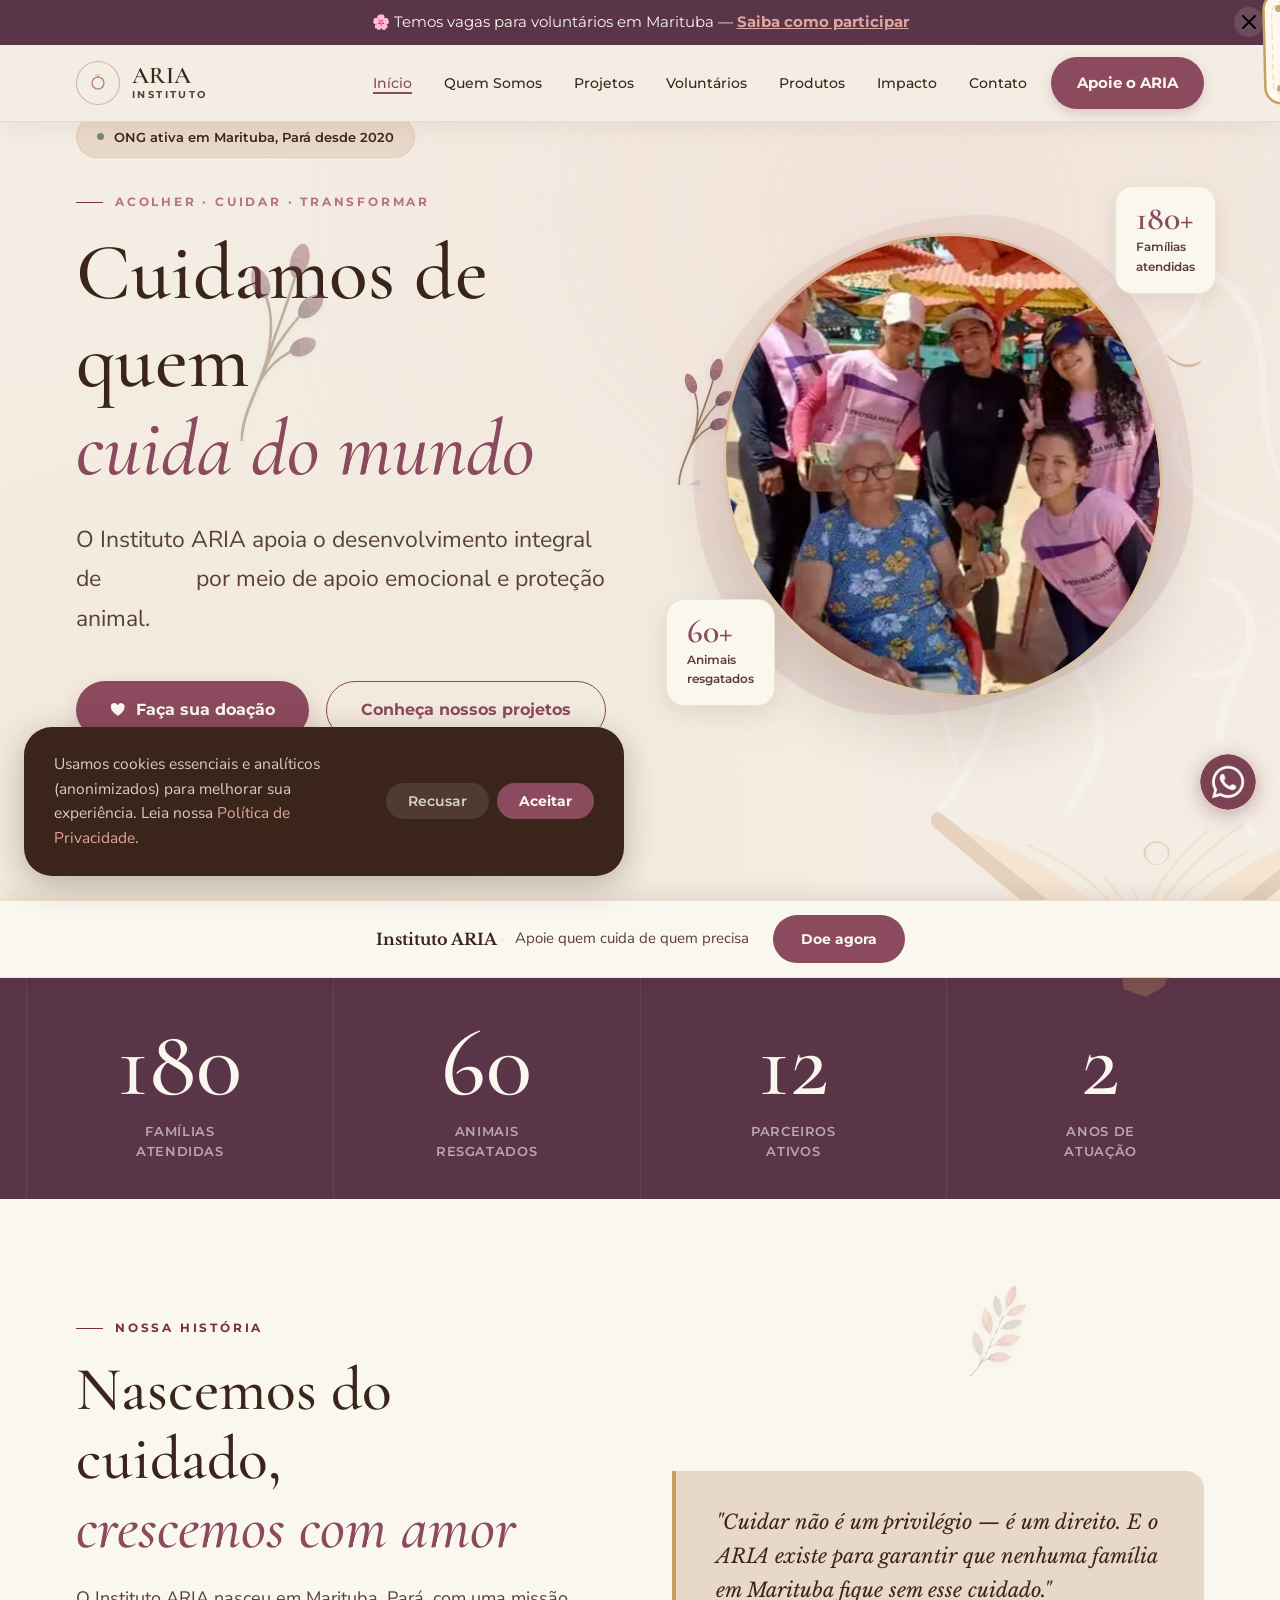
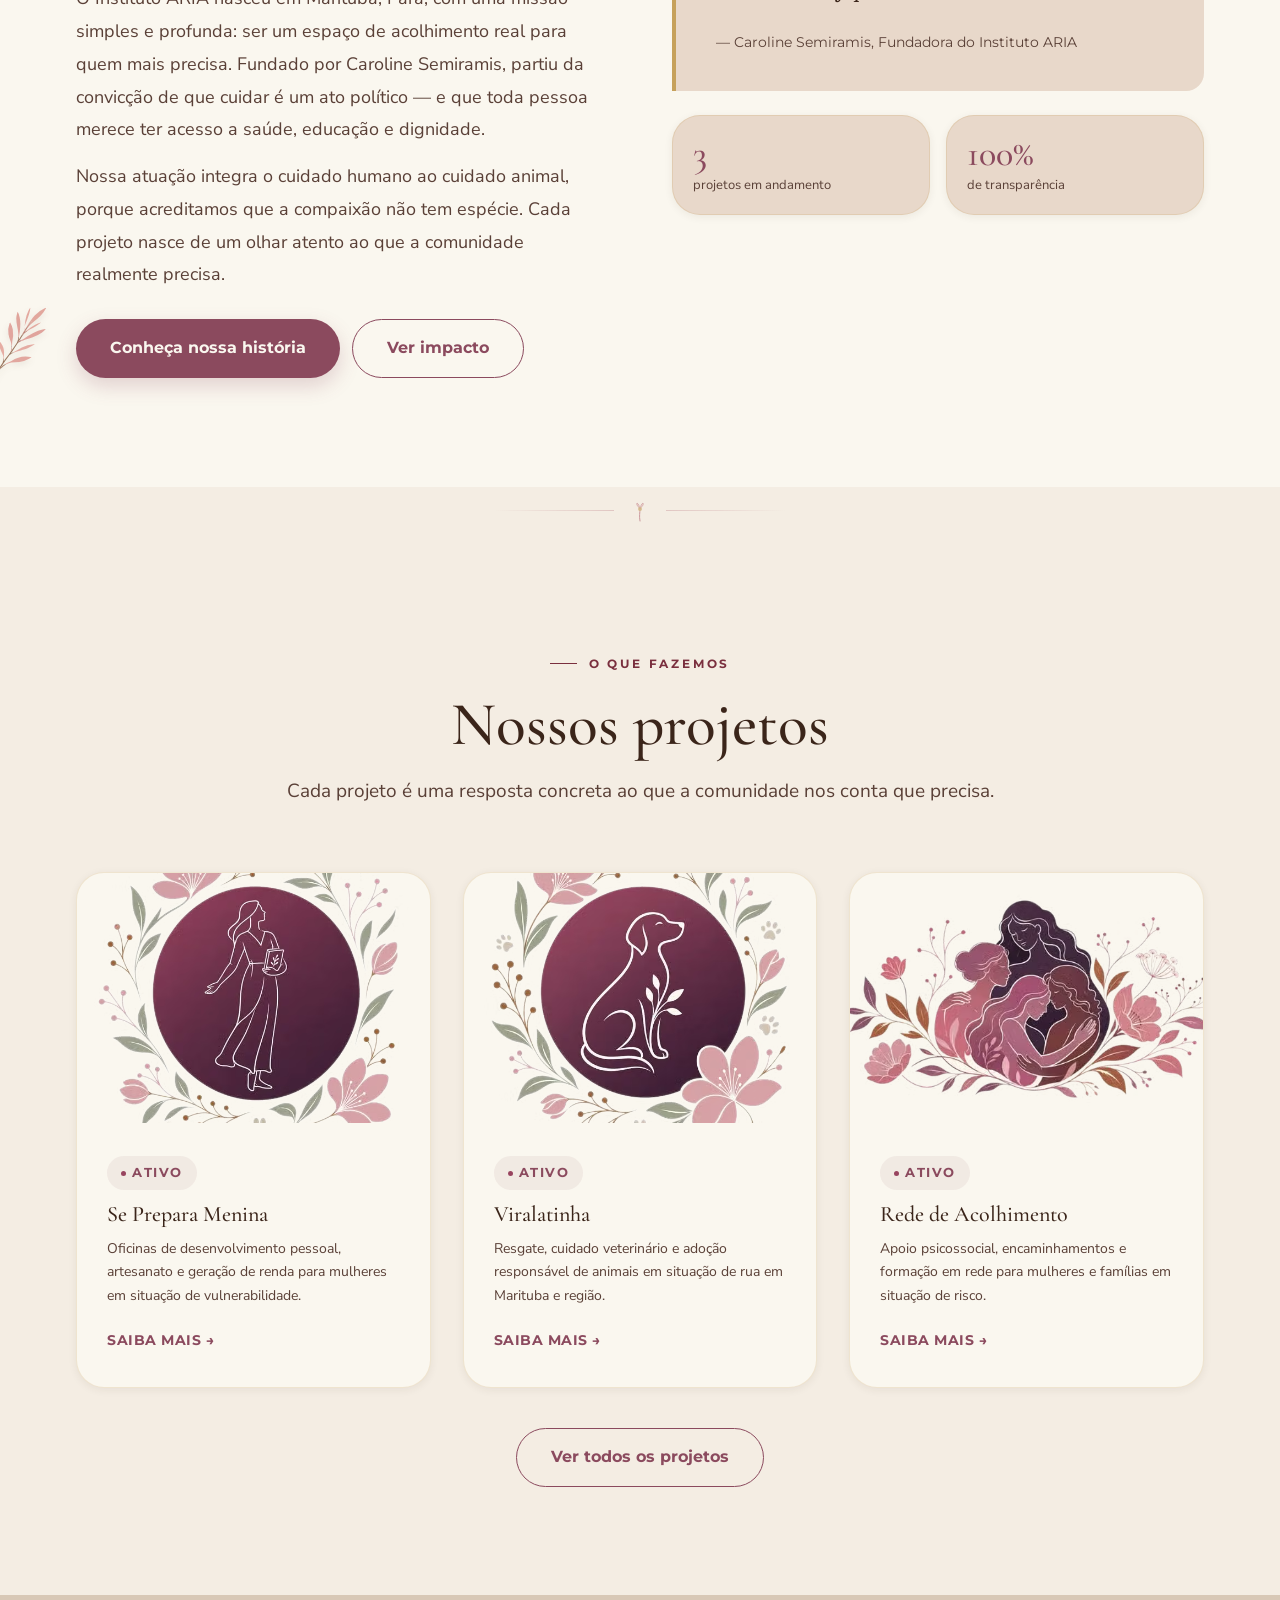
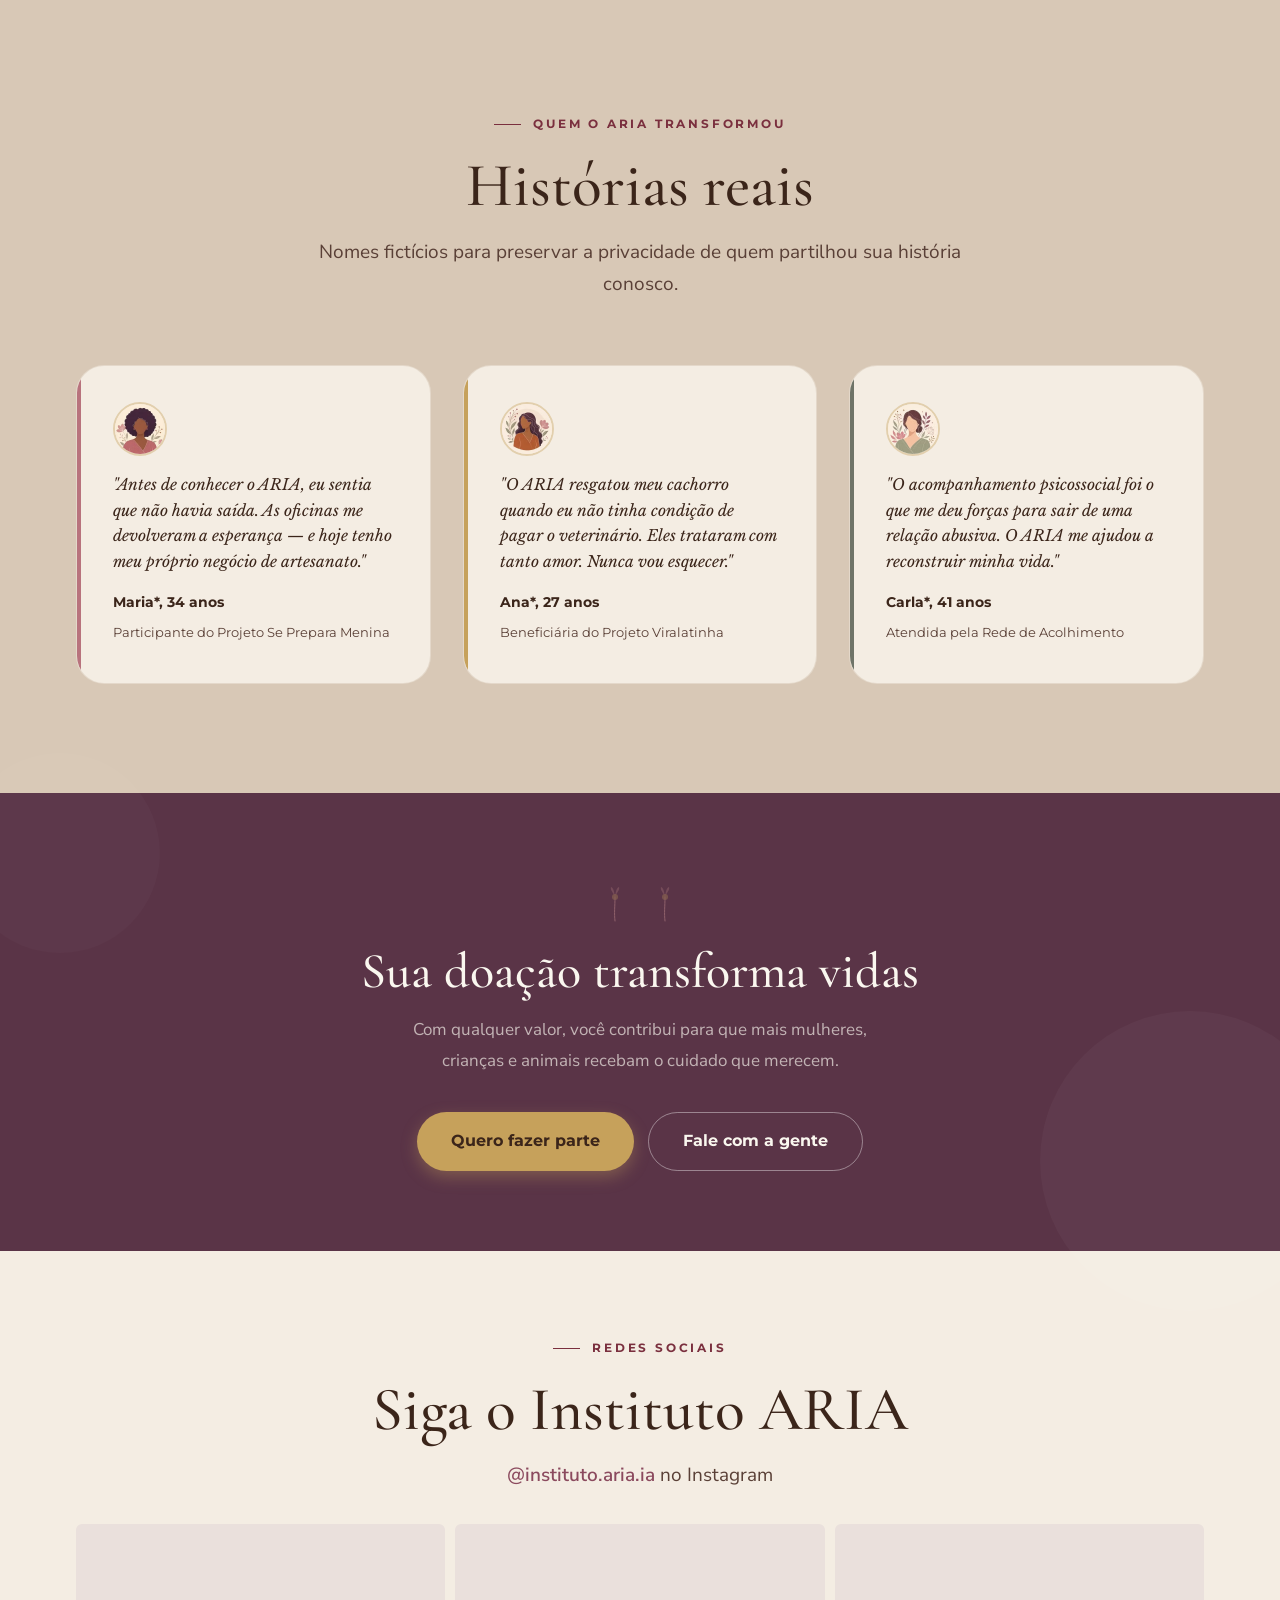
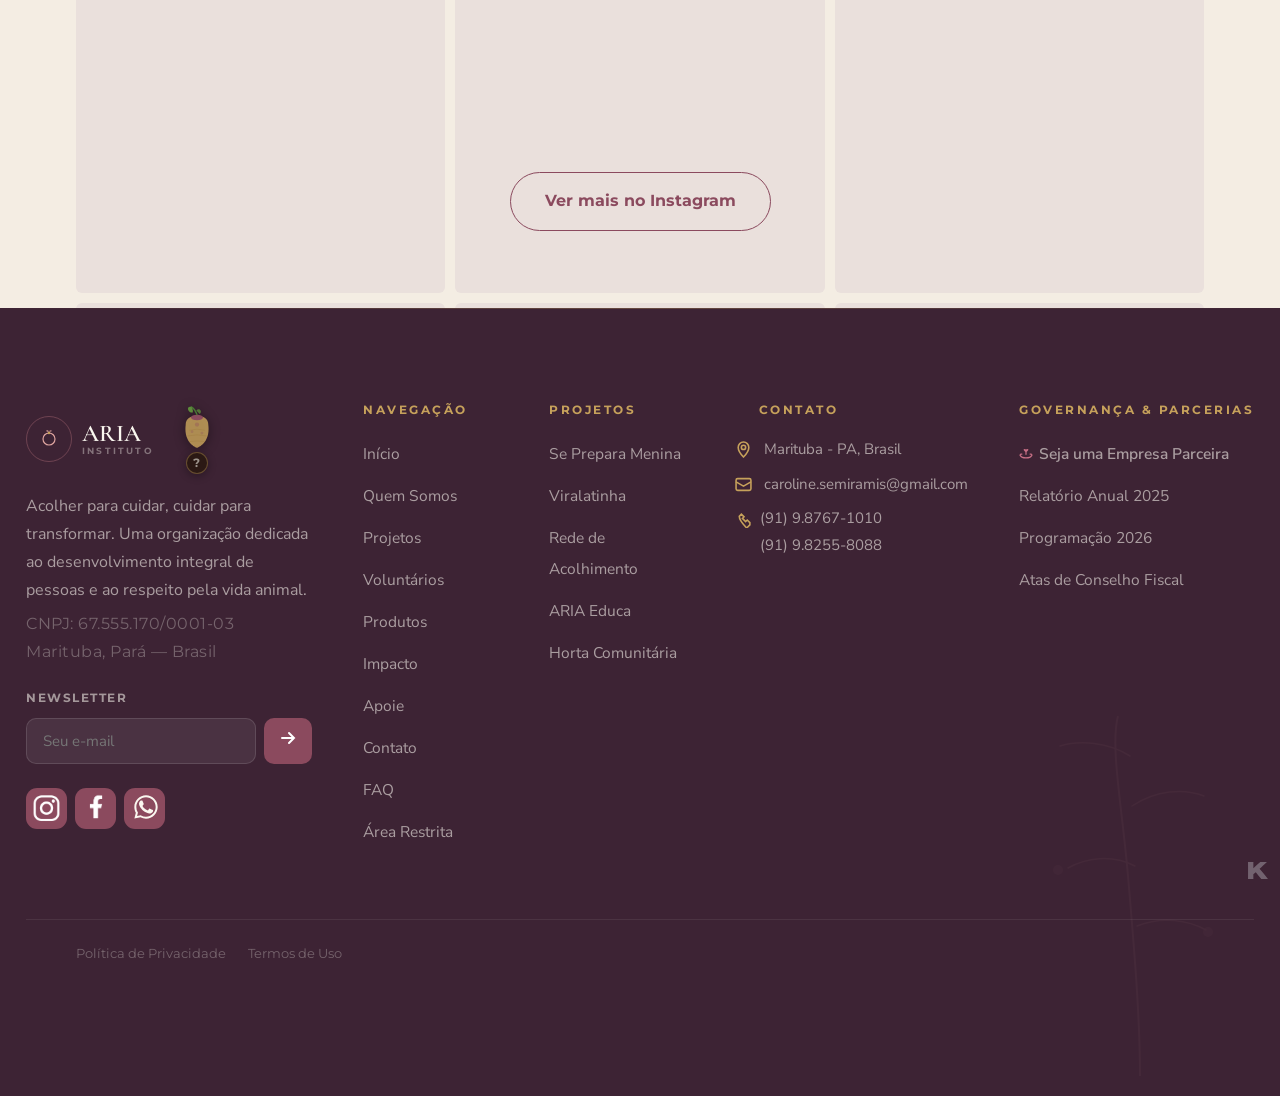
<file: index.html>
<!DOCTYPE html><html lang="pt-BR"><head><meta charset="UTF-8"><meta name="build-version" content="202607271522"><meta name="viewport" content="width=device-width, initial-scale=1.0"><meta name="description" content="Instituto ARIA — Acolher para cuidar, cuidar para transformar. ONG em Marituba, Pará, dedicada ao desenvolvimento integral de mulheres, famílias e proteção animal."><title>Instituto ARIA — Acolher para cuidar, cuidar para transformar</title><link rel="preconnect" href="https://fonts.googleapis.com"><link rel="preconnect" href="https://fonts.gstatic.com" crossorigin><link rel="preload" href="https://fonts.googleapis.com/css2?family=Cormorant+Garamond:ital,wght@0,300;0,400;0,500;0,600;1,300;1,400;1,500&family=Libre+Baskerville:ital,wght@0,400;0,700;1,400&family=Nunito+Sans:opsz,wght@6..12,300;6..12,400;6..12,500;6..12,600;6..12,700&family=Montserrat:wght@400;500;600;700;800&display=swap" as="style" onload="this.onload=null;this.rel='stylesheet'"><noscript><link rel="stylesheet" href="https://fonts.googleapis.com/css2?family=Cormorant+Garamond:ital,wght@0,300;0,400;0,500;0,600;1,300;1,400;1,500&family=Libre+Baskerville:ital,wght@0,400;0,700;1,400&family=Nunito+Sans:opsz,wght@6..12,300;6..12,400;6..12,500;6..12,600;6..12,700&family=Montserrat:wght@400;500;600;700;800&display=swap"></noscript><link rel="preload" as="image" href="assets/img/hero/hero-comunidade-praia.avif?v=202607271522" type="image/avif" fetchpriority="high"><link rel="stylesheet" href="css/main.css?v=202607271522"><style>.plant-zone{position:relative;overflow:visible}.sprite-defs{position:absolute;width:0;height:0;overflow:hidden}.plant-point{position:absolute;width:0;height:0;pointer-events:none;z-index:9999}.plant-point .plant-slot{position:absolute;left:0;bottom:0;width:46px;margin-left:-23px;pointer-events:auto;cursor:pointer}.plant-graphic{width:100%;height:auto;display:block;transform-origin:bottom center;transform:scale(1,0);opacity:0;transition:transform .9s cubic-bezier(.34, 1.56, .64, 1),opacity .5s ease-out;filter:drop-shadow(0 2px 3px rgba(59,37,26,.1))}.plant-graphic.born{opacity:1;transform:scale(var(--size-scale,1));animation:aria-plant-sway var(--sway-dur,4s) ease-in-out infinite;animation-delay:var(--sway-delay, 0s)}@keyframes aria-plant-sway{0%,100%{rotate:-2.2deg}50%{rotate:2.2deg}}.plant-graphic.clicked{animation:aria-plant-shake .5s ease!important}@keyframes aria-plant-shake{0%{rotate:-2deg}20%{rotate:10deg}40%{rotate:-8deg}60%{rotate:6deg}80%{rotate:-4deg}100%{rotate:-2deg}}@media (hover:hover) and (pointer:fine){.plant-point:not(.deco) .plant-slot:hover .plant-graphic.born{animation:aria-plant-shake .5s ease!important}}.plant-point .plant-slot{-webkit-tap-highlight-color:transparent}.plant-point.deco .plant-slot{pointer-events:none;cursor:default}.plant-point.ghost{z-index:1}.plant-point.ghost .plant-slot{opacity:.4}.plant-point.nav-deco .plant-slot{width:28px;margin-left:-14px}.plant-slot.wide{width:72px;margin-left:-36px}.plant-point.nav-deco .plant-slot.wide{width:42px;margin-left:-21px}.nav-zone{overflow:visible}</style><style>.vine-sign-card{fill:#FFF8EE;stroke:#C6A15B;stroke-width:2.5;transition:fill .3s ease,stroke .3s ease}.vine-sign-wrapper.dragging .vine-sign-card,.vine-sign-wrapper:hover .vine-sign-card{fill:#FFF2DD;stroke:#8B4A5E}.vine-sign-text-title{font-family:Montserrat,sans-serif,Arial;font-size:13px;font-weight:700;fill:#8B4A5E;letter-spacing:2px;text-transform:uppercase;text-anchor:middle}.vine-sign-text-main{font-family:Montserrat,sans-serif,Arial;font-size:20px;font-weight:800;fill:#4A7A35;text-anchor:middle}.vine-sign-text-sub{font-family:Montserrat,sans-serif,Arial;font-size:11px;font-weight:600;fill:#C6A15B;text-anchor:middle}#vine-cta-layer{position:fixed;inset:0;width:100vw;height:100vh;pointer-events:none;z-index:850;overflow:hidden;opacity:0;transition:opacity 1.4s ease}#vine-cta-layer.vine-born{opacity:1}#vine-cta-svg{width:100%;height:100%;overflow:visible;display:block}.vine-sign-wrapper{pointer-events:auto;cursor:grab}.vine-sign-wrapper.dragging{cursor:grabbing}#vine-sign-text-layer{transition:opacity .22s ease}#vine-sign-text-layer.vine-text-fading{opacity:0}@media (max-width:768px),(hover:none) and (pointer:coarse){#vine-cta-layer{display:none}}</style></head><body data-page="home">
<script>
  /* Carrega o sprite SVG do jardim de plantas (externo, cacheado entre páginas).
     A insercao no DOM roda em idle time (nao compete com o primeiro scroll/paint);
     plants.js so monta o jardim depois que essa promise resolver. */
  window.ARIA_spriteReady = fetch('assets/svg/plants-sprite.svg?v=202607271200')
    .then(function (r) { return r.text(); })
    .then(function (svg) {
      return new Promise(function (resolve) {
        function insert() {
          var frag = document.createRange().createContextualFragment(svg);
          document.body.insertBefore(frag, document.body.firstChild);
          resolve();
        }
        if ('requestIdleCallback' in window) {
          requestIdleCallback(insert, { timeout: 300 });
        } else {
          setTimeout(insert, 0);
        }
      });
    })
    .catch(function () {});
</script>


<!-- ╔══════════════════════════════════╗ --><!-- ║ BARRA DE ANÚNCIO ║ --><!-- ╚══════════════════════════════════╝ --><div id="announce-bar"><span>🌸 Temos vagas para voluntários em Marituba — <a href="apoie.html">Saiba como participar</a></span><button class="ann-close" onclick="this.parentElement.style.display='none'; updateNavTop();" aria-label="Fechar anúncio"><svg width="14" height="14" viewBox="0 0 14 14" fill="none" stroke="currentColor" stroke-width="2" stroke-linecap="round"><path d="M1 1l12 12M13 1L1 13"/></svg></button></div><!-- ╔══════════════════════════════════╗ --><!-- ║ NAV STICKY ║ --><!-- ╚══════════════════════════════════╝ --><nav id="sticky-nav" role="navigation" aria-label="Navegação principal" class="plant-zone nav-zone"><div class="nav-inner"><a href="index.html" class="nav-logo" aria-label="Página inicial Instituto ARIA"><div class="nav-logo-icon"><svg width="22" height="22" viewBox="0 0 22 22" fill="none"><circle cx="11" cy="11" r="6" stroke="#B8737D" stroke-width="1.2"/><path d="M11 5 C11 2 9 1 8 3 C10 4 10.5 5.5 11 5Z" fill="#DFA5A0" fill-opacity=".6"/><path d="M11 5 C11 2 13 1 14 3 C12 4 11.5 5.5 11 5Z" fill="#DFA5A0" fill-opacity=".5"/><circle cx="11" cy="5" r="1.2" fill="#C6A15B"/></svg></div><div class="nav-logo-text">ARIA<small>Instituto</small></div></a><div class="nav-links" id="nav-links"><a href="index.html" class="nav-link" role="button" tabindex="0">Início</a><a href="quem-somos.html" class="nav-link" role="button" tabindex="0">Quem Somos</a><a href="projetos.html" class="nav-link" role="button" tabindex="0">Projetos</a><a href="voluntarios.html" id="nav-voluntarios" class="nav-link" role="button" tabindex="0">Volunt&aacute;rios</a><a href="produtos.html" class="nav-link" role="button" tabindex="0">Produtos</a><a href="impacto.html" class="nav-link" role="button" tabindex="0">Impacto</a><a href="contato.html" class="nav-link" role="button" tabindex="0">Contato</a><a href="apoie.html" class="nav-cta" id="nav-apoie-cta">Apoie o ARIA</a></div><button class="hamburger" onclick="openMobile()" aria-label="Abrir menu" aria-expanded="false"><svg width="22" height="16" viewBox="0 0 22 16" fill="none" stroke="#3B251A" stroke-width="1.8" stroke-linecap="round"><path d="M0 1h22M0 8h16M0 15h22"/></svg></button></div></nav><!-- ╔══════════════════════════════════╗ --><!-- ║ MOBILE OVERLAY ║ --><!-- ╚══════════════════════════════════╝ --><div id="mobile-overlay" role="dialog" aria-modal="true" aria-label="Menu de navegação"><button class="overlay-close" onclick="closeMobile()" aria-label="Fechar menu"><svg width="18" height="18" viewBox="0 0 18 18" fill="none" stroke="white" stroke-width="2" stroke-linecap="round"><path d="M1 1l16 16M17 1L1 17"/></svg></button><nav class="overlay-nav" aria-label="Navegação mobile"><a href="index.html" role="button" tabindex="0">Início</a><a href="quem-somos.html" role="button" tabindex="0">Quem Somos</a><a href="projetos.html" role="button" tabindex="0">Projetos</a><a href="produtos.html" role="button" tabindex="0">Produtos</a><a href="voluntarios.html" role="button" tabindex="0">Volunt&aacute;rios</a><a href="impacto.html" role="button" tabindex="0">Impacto</a><a href="contato.html" role="button" tabindex="0">Contato</a></nav><a href="apoie.html" class="btn-gold overlay-cta" style="font-size:17px;padding:16px 40px;">Apoie o ARIA ✦</a><p class="overlay-contact" style="margin-top:30px;"><a href="https://wa.me/5591987671010" target="_blank" rel="noopener">WhatsApp: (91) 9.8767-1010</a></p><!-- Botanical decoration — apenas no rodapé do menu --><div id="sway-slow-zone-1" style="position:absolute;bottom:0;left:0;right:0;height:200px;pointer-events:none;overflow:visible;" class="plant-zone sway-slow-zone" data-plant-sym="plant-slow-1"></div></div><!-- ╔══════════════════════════════════╗ --><!-- ║ PÁGINA: HOME ║ --><!-- ╚══════════════════════════════════╝ --><div id="page-home" class="page active"><!-- HERO --><section class="hero-section plant-zone" aria-label="Apresentação do Instituto ARIA"><img class="hero-bg-logo" src="assets/img/hero/logo.svg" alt="" aria-hidden="true"><div class="hero-body"><div class="container"><div class="hero-grid"><!-- Texto --><div class="hero-text"><div class="badge-trust"><span class="badge-trust-dot"></span>
 ONG ativa em Marituba, Pará desde 2020
 </div><div class="eyebrow">Acolher · Cuidar · Transformar</div><h1 class="hero-h1">
 Cuidamos de quem<br><em>cuida do mundo</em></h1><p class="hero-sub">
 O Instituto ARIA apoia o desenvolvimento integral de
 <span class="hero-cycle-word" id="cycle-word" aria-live="polite">mulheres</span>
 por meio de apoio emocional e proteção animal.
 </p><div class="hero-ctas"><a href="apoie.html" class="btn-primary"><svg width="16" height="16" viewBox="0 0 16 16" fill="currentColor"><path d="M8 14C7 13 1 9.5 1 5.5A3.5 3.5 0 017.5 3c.17 0 .34.01.5.04A3.5 3.5 0 0114.5 5.5C14.5 9.5 9 13 8 14z"/></svg>
 Faça sua doação
 </a><a href="projetos.html" class="btn-secondary">Conheça nossos projetos</a></div><div class="hero-trust"><div class="hero-trust-item"><svg viewBox="0 0 16 16"><path d="M8 1l1.8 3.6L14 5.4l-3 2.9.7 4.1L8 10.4 4.3 12.4l.7-4.1L2 5.4l4.2-.8z"/></svg>
 4 anos de impacto
 </div><div class="hero-trust-item"><svg viewBox="0 0 16 16"><path d="M8 1l1.8 3.6L14 5.4l-3 2.9.7 4.1L8 10.4 4.3 12.4l.7-4.1L2 5.4l4.2-.8z"/></svg>
 CNPJ verificado
 </div><div class="hero-trust-item"><svg viewBox="0 0 16 16"><path d="M8 1l1.8 3.6L14 5.4l-3 2.9.7 4.1L8 10.4 4.3 12.4l.7-4.1L2 5.4l4.2-.8z"/></svg>
 Transparência total
 </div></div></div><!-- Visual --><div class="hero-visual" aria-hidden="true"><div class="hero-orb"></div><!-- Branches — gerenciado pelo sistema de jardim --><div id="sway-slow-zone-2" class="hero-branch-tl plant-zone sway-slow-zone" data-plant-sym="plant-slow-2" style="overflow:visible;"></div><!-- Main image blob --><div class="hero-img-wrap"><div class="hero-img-placeholder" aria-label="Fotos do Instituto ARIA" style="padding:0;overflow:hidden;"><div class="hero-carousel" id="heroCarousel"><div class="hero-slide active"><picture><source srcset="assets/img/hero/hero-comunidade-praia.avif?v=202607271522" type="image/avif"><source srcset="assets/img/hero/hero-comunidade-praia.webp" type="image/webp"><img src="assets/img/hero/hero-comunidade-praia.webp" width="700" height="700" alt="Equipe do Instituto ARIA com participantes do projeto Se Prepara Menina" loading="eager" fetchpriority="high" decoding="async"/></picture></div><div class="hero-slide"><picture><source srcset="assets/img/hero/hero-grupo-jovens.avif?v=202607271522" type="image/avif"><source srcset="assets/img/hero/hero-grupo-jovens.webp" type="image/webp"><img src="assets/img/hero/hero-grupo-jovens.webp" width="700" height="522" alt="Grupo de jovens participantes dos projetos do Instituto ARIA" loading="lazy" decoding="async"/></picture></div><div class="hero-slide"><img src="assets/img/hero/hero-oficina-informatica.webp" width="700" height="522" alt="Oficina de informática com participantes do Se Prepara Menina" loading="lazy" decoding="async"/></div><div class="hero-slide"><img src="assets/img/hero/hero-autocuidado.webp" width="700" height="700" alt="Oficina de autocuidado do projeto Se Prepara Menina" loading="lazy" decoding="async"/></div><div class="hero-slide"><picture><source srcset="assets/img/hero/hero-certificado.avif?v=202607271522" type="image/avif"><source srcset="assets/img/hero/hero-certificado.webp" type="image/webp"><img src="assets/img/hero/hero-certificado.webp" width="700" height="700" alt="Participantes recebendo certificado do Se Prepara Menina" loading="lazy" decoding="async"/></picture></div><div class="hero-slide"><picture><source srcset="assets/img/hero/hero-grupo-retrato.avif?v=202607271522" type="image/avif"><source srcset="assets/img/hero/hero-grupo-retrato.webp" type="image/webp"><img src="assets/img/hero/hero-grupo-retrato.webp" width="700" height="525" alt="Grupo de participantes e voluntárias do Instituto ARIA" loading="lazy" decoding="async"/></picture></div></div></div></div><!-- Flower decorations --><div class="hero-flower-tr"><svg class="aria-sway" width="44" height="68" viewBox="0 0 44 68" fill="none"><path d="M22 66 C21 55 22 48 22 36" stroke="#B8737D" stroke-width="1.2" stroke-linecap="round"/><path d="M22 50 C16 46 10 48 13 54 C16 51 20 50 22 50" stroke="#6F7468" stroke-width="0.9" fill="#6F7468" fill-opacity="0.2" stroke-linecap="round" stroke-linejoin="round"/><path d="M22 35 C20 28 16 24 20 20 C24 22 24 30 22 35" fill="#DFA5A0" fill-opacity="0.38" stroke="#B8737D" stroke-width="0.8"/><path d="M22 35 C29 32 34 28 34 22 C30 20 26 28 22 35" fill="#DFA5A0" fill-opacity="0.38" stroke="#B8737D" stroke-width="0.8"/><path d="M22 35 C30 38 34 44 32 48 C28 48 24 40 22 35" fill="#DFA5A0" fill-opacity="0.38" stroke="#B8737D" stroke-width="0.8"/><path d="M22 35 C14 38 10 44 12 48 C16 48 20 40 22 35" fill="#DFA5A0" fill-opacity="0.38" stroke="#B8737D" stroke-width="0.8"/><path d="M22 35 C15 32 10 28 10 22 C14 20 18 28 22 35" fill="#DFA5A0" fill-opacity="0.38" stroke="#B8737D" stroke-width="0.8"/><circle cx="22" cy="35" r="4" fill="#C6A15B" fill-opacity="0.75"/><circle cx="22" cy="35" r="2.2" fill="#C6A15B"/></svg></div><div class="hero-flower-bl"><svg class="aria-sway-alt" width="50" height="74" viewBox="0 0 50 74" fill="none"><path d="M25 72 C24 61 25 52 25 42" stroke="#B8737D" stroke-width="1.2" stroke-linecap="round"/><ellipse cx="25" cy="30" rx="5.5" ry="9.5" fill="#DFA5A0" fill-opacity="0.38" stroke="#B8737D" stroke-width="0.8"/><ellipse cx="34.5" cy="35" rx="5.5" ry="9" fill="#DFA5A0" fill-opacity="0.35" stroke="#B8737D" stroke-width="0.8" transform="rotate(36, 34.5, 35)"/><ellipse cx="33" cy="48" rx="5.5" ry="8.5" fill="#DFA5A0" fill-opacity="0.35" stroke="#B8737D" stroke-width="0.8" transform="rotate(-30, 33, 48)"/><ellipse cx="17" cy="48" rx="5.5" ry="8.5" fill="#DFA5A0" fill-opacity="0.35" stroke="#B8737D" stroke-width="0.8" transform="rotate(30, 17, 48)"/><ellipse cx="15.5" cy="35" rx="5.5" ry="9" fill="#DFA5A0" fill-opacity="0.35" stroke="#B8737D" stroke-width="0.8" transform="rotate(-36, 15.5, 35)"/><circle cx="25" cy="42" r="6.5" fill="#C6A15B" fill-opacity="0.65"/><circle cx="25" cy="42" r="3.5" fill="#C6A15B"/></svg></div><!-- Floating stat badges --><div class="hero-badge hero-badge-1" aria-label="Mais de 180 famílias atendidas"><div class="hero-badge-num">180+</div><div class="hero-badge-label">Famílias<br>atendidas</div></div><div class="hero-badge hero-badge-2" aria-label="Mais de 180 animais alcançados pelo Viralatinha"><div class="hero-badge-num">60+</div><div class="hero-badge-label">Animais<br>resgatados</div></div></div></div></div></div></section><!-- STATS BAR --><section style="background:var(--aria-plum);padding:0;" aria-label="Números de impacto"><div class="container-wide"><div style="display:grid;grid-template-columns:repeat(4,1fr);border-left:1px solid rgba(255,255,255,.07);"><div class="stat-box" style="border-right:1px solid rgba(255,255,255,.07);"><div class="stat-num" data-target="180">0</div><div class="stat-label">Famílias<br>Atendidas</div></div><div class="stat-box" style="border-right:1px solid rgba(255,255,255,.07);"><div class="stat-num" data-target="60">0</div><div class="stat-label">Animais<br>Resgatados</div></div><div class="stat-box" style="border-right:1px solid rgba(255,255,255,.07);"><div class="stat-num" data-target="12">0</div><div class="stat-label">Parceiros<br>Ativos</div></div><div class="stat-box"><div class="stat-num" data-target="0" data-start-date="2024-03-01">0</div><div class="stat-label">Anos de<br>Atuação</div></div></div></div></section><!-- SOBRE (home) --><section class="section plant-zone" style="background:var(--aria-ivory);" aria-labelledby="home-sobre-h"><div class="container"><div class="grid-2"><div class="fade-up"><div class="eyebrow">Nossa história</div><h2 id="home-sobre-h">Nascemos do cuidado,<br><em style="color:var(--aria-wine);font-style:italic;">crescemos com amor</em></h2><p style="color:var(--aria-muted);margin:20px 0 14px;line-height:1.82;">
 O Instituto ARIA nasceu em Marituba, Pará, com uma missão simples e profunda: ser um espaço de acolhimento real para quem mais precisa. Fundado por Caroline Semiramis, partiu da convicção de que cuidar é um ato político — e que toda pessoa merece ter acesso a saúde, educação e dignidade.
 </p><p style="color:var(--aria-muted);margin-bottom:28px;line-height:1.82;">
 Nossa atuação integra o cuidado humano ao cuidado animal, porque acreditamos que a compaixão não tem espécie. Cada projeto nasce de um olhar atento ao que a comunidade realmente precisa.
 </p><div style="display:flex;gap:12px;flex-wrap:wrap;"><a href="quem-somos.html" class="btn-primary">Conheça nossa história</a><a href="impacto.html" class="btn-secondary">Ver impacto</a></div></div><div class="fade-up delay-1" style="position:relative;"><!-- Botanical — gerenciado pelo sistema de jardim --><div id="sway-slow-zone-3" class="plant-zone sway-slow-zone" data-plant-sym="plant-slow-3" style="position:absolute;right:-20px;top:-30px;width:80px;height:120px;overflow:visible;"></div><div class="blockquote-card fade-up delay-1"><blockquote>"Cuidar não é um privilégio — é um direito. E o ARIA existe para garantir que nenhuma família em Marituba fique sem esse cuidado."</blockquote><cite>— Caroline Semiramis, Fundadora do Instituto ARIA</cite></div><div style="margin-top:24px;display:grid;grid-template-columns:1fr 1fr;gap:16px;"><div class="aria-card" style="padding:20px;"><div style="font-family:'Cormorant Garamond',serif;font-size:36px;color:var(--aria-wine);font-weight:500;line-height:1;">3</div><div style="font-size:13px;color:var(--aria-muted);margin-top:4px;line-height:1.4;">projetos em andamento</div></div><div class="aria-card" style="padding:20px;"><div style="font-family:'Cormorant Garamond',serif;font-size:36px;color:var(--aria-wine);font-weight:500;line-height:1;">100%</div><div style="font-size:13px;color:var(--aria-muted);margin-top:4px;line-height:1.4;">de transparência</div></div></div></div></div></div></section><!-- DIVISOR --><div class="container" aria-hidden="true"><div class="botanical-divider"><div class="bot-line"></div><svg width="24" height="24" viewBox="0 0 24 24" fill="none"><path d="M12 22 C11 17 12 14 12 10" stroke="#B8737D" stroke-width="1" stroke-linecap="round"/><path d="M12 10 C10 7 8 6 9 4 C11 5 11.5 8 12 10Z" fill="#DFA5A0" fill-opacity=".5" stroke="#B8737D" stroke-width=".6"/><path d="M12 10 C14 7 16 6 15 4 C13 5 12.5 8 12 10Z" fill="#DFA5A0" fill-opacity=".5" stroke="#B8737D" stroke-width=".6"/><circle cx="12" cy="10" r="2" fill="#C6A15B" fill-opacity=".8"/></svg><div class="bot-line r"></div></div></div><!-- PROJETOS HOME --><section class="section plant-zone" aria-labelledby="home-proj-h"><div class="container"><div class="section-header fade-up"><div class="eyebrow">O que fazemos</div><h2 id="home-proj-h">Nossos projetos</h2><p>Cada projeto é uma resposta concreta ao que a comunidade nos conta que precisa.</p></div><div class="grid-3"><a href="projetos.html" class="project-card fade-up delay-1" aria-label="Ver projeto Se Prepara Menina"><picture><source srcset="assets/img/projetos/se-prepara-menina-capa-640.avif 640w, assets/img/projetos/se-prepara-menina-capa.avif 1000w" sizes="(max-width: 640px) 100vw, 600px" type="image/avif"><source srcset="assets/img/projetos/se-prepara-menina-capa-640.webp 640w, assets/img/projetos/se-prepara-menina-capa.webp 1000w" sizes="(max-width: 640px) 100vw, 600px" type="image/webp"><img class="project-card-img" src="assets/img/projetos/se-prepara-menina-capa.webp" width="1000" height="1000" srcset="assets/img/projetos/se-prepara-menina-capa-640.webp 640w, assets/img/projetos/se-prepara-menina-capa.webp 1000w" sizes="(max-width: 640px) 100vw, 600px" alt="Projeto Se Prepara Menina — Instituto ARIA" loading="lazy"/></picture><div class="project-card-body"><div class="project-status"><span class="status-dot"></span>Ativo</div><h3>Se Prepara Menina</h3><p>Oficinas de desenvolvimento pessoal, artesanato e geração de renda para mulheres em situação de vulnerabilidade.</p><span class="project-card-link">Saiba mais →</span></div></a><a href="projetos.html" class="project-card fade-up delay-2" aria-label="Ver projeto Viralatinha"><picture><source srcset="assets/img/projetos/viralatinha-capa-640.avif 640w, assets/img/projetos/viralatinha-capa.avif 1000w" sizes="(max-width: 640px) 100vw, 600px" type="image/avif"><source srcset="assets/img/projetos/viralatinha-capa-640.webp 640w, assets/img/projetos/viralatinha-capa.webp 1000w" sizes="(max-width: 640px) 100vw, 600px" type="image/webp"><img class="project-card-img" src="assets/img/projetos/viralatinha-capa.webp" width="1000" height="1000" srcset="assets/img/projetos/viralatinha-capa-640.webp 640w, assets/img/projetos/viralatinha-capa.webp 1000w" sizes="(max-width: 640px) 100vw, 600px" alt="Projeto Viralatinha — Instituto ARIA" loading="lazy"/></picture><div class="project-card-body"><div class="project-status"><span class="status-dot"></span>Ativo</div><h3>Viralatinha</h3><p>Resgate, cuidado veterinário e adoção responsável de animais em situação de rua em Marituba e região.</p><span class="project-card-link">Saiba mais →</span></div></a><a href="projetos.html" class="project-card fade-up delay-3" aria-label="Ver projeto Rede de Acolhimento"><picture><source srcset="assets/img/projetos/mulheres-juntas-640.avif 640w, assets/img/projetos/mulheres-juntas.avif 1000w" sizes="(max-width: 640px) 100vw, 600px" type="image/avif"><source srcset="assets/img/projetos/mulheres-juntas-640.webp 640w, assets/img/projetos/mulheres-juntas.webp 1000w" sizes="(max-width: 640px) 100vw, 600px" type="image/webp"><img class="project-card-img" src="assets/img/projetos/mulheres-juntas.webp" width="1000" height="562" srcset="assets/img/projetos/mulheres-juntas-640.webp 640w, assets/img/projetos/mulheres-juntas.webp 1000w" sizes="(max-width: 640px) 100vw, 600px" alt="Atendimento psicossocial — Rede de Acolhimento" loading="lazy"/></picture><div class="project-card-body"><div class="project-status"><span class="status-dot"></span>Ativo</div><h3>Rede de Acolhimento</h3><p>Apoio psicossocial, encaminhamentos e formação em rede para mulheres e famílias em situação de risco.</p><span class="project-card-link">Saiba mais →</span></div></a></div><div style="text-align:center;margin-top:40px;" class="fade-up"><a href="projetos.html" class="btn-secondary">Ver todos os projetos</a></div></div></section><!-- HISTÓRIAS DE IMPACTO --><section class="section plant-zone" style="background:var(--aria-bg);" aria-labelledby="home-hist-h"><div class="container"><div class="section-header fade-up"><div class="eyebrow">Quem o ARIA transformou</div><h2 id="home-hist-h">Histórias reais</h2><p>Nomes fictícios para preservar a privacidade de quem partilhou sua história conosco.</p></div><div class="grid-3"><div class="story-card fade-up delay-1"><div class="story-accent" style="background:var(--aria-rose);"></div><picture><source srcset="assets/img/depoimentos/anonima-maria.avif" type="image/avif"><source srcset="assets/img/depoimentos/anonima-maria.webp" type="image/webp"><img src="assets/img/depoimentos/anonima-maria.webp" width="200" height="200" alt="Ilustração anônima representando a depoente" style="width:54px;height:54px;border-radius:50%;border:2px solid rgba(198,161,91,.4);object-fit:cover;margin-bottom:16px;" loading="lazy"/></picture><p class="story-quote">"Antes de conhecer o ARIA, eu sentia que não havia saída. As oficinas me devolveram a esperança — e hoje tenho meu próprio negócio de artesanato."</p><span class="story-name">Maria*, 34 anos</span><span class="story-role">Participante do Projeto Se Prepara Menina</span></div><div class="story-card fade-up delay-2"><div class="story-accent" style="background:var(--aria-gold);"></div><picture><source srcset="assets/img/depoimentos/anonima-ana.avif" type="image/avif"><source srcset="assets/img/depoimentos/anonima-ana.webp" type="image/webp"><img src="assets/img/depoimentos/anonima-ana.webp" width="200" height="200" alt="Ilustração anônima representando a depoente" style="width:54px;height:54px;border-radius:50%;border:2px solid rgba(198,161,91,.4);object-fit:cover;margin-bottom:16px;" loading="lazy"/></picture><p class="story-quote">"O ARIA resgatou meu cachorro quando eu não tinha condição de pagar o veterinário. Eles trataram com tanto amor. Nunca vou esquecer."</p><span class="story-name">Ana*, 27 anos</span><span class="story-role">Beneficiária do Projeto Viralatinha</span></div><div class="story-card fade-up delay-3"><div class="story-accent" style="background:var(--aria-sage);"></div><picture><source srcset="assets/img/depoimentos/anonima-carla.avif" type="image/avif"><source srcset="assets/img/depoimentos/anonima-carla.webp" type="image/webp"><img src="assets/img/depoimentos/anonima-carla.webp" width="200" height="200" alt="Ilustração anônima representando a depoente" style="width:54px;height:54px;border-radius:50%;border:2px solid rgba(198,161,91,.4);object-fit:cover;margin-bottom:16px;" loading="lazy"/></picture><p class="story-quote">"O acompanhamento psicossocial foi o que me deu forças para sair de uma relação abusiva. O ARIA me ajudou a reconstruir minha vida."</p><span class="story-name">Carla*, 41 anos</span><span class="story-role">Atendida pela Rede de Acolhimento</span></div></div></div></section><!-- CTA APOIO --><section style="background:var(--aria-plum);padding:80px 0;position:relative;overflow:visible;" aria-label="Chamada para apoio"><div style="position:absolute;right:-60px;bottom:-60px;width:300px;height:300px;border-radius:50%;background:rgba(255,255,255,.03);pointer-events:none;"></div><div style="position:absolute;left:-40px;top:-40px;width:200px;height:200px;border-radius:50%;background:rgba(255,255,255,.02);pointer-events:none;"></div><div class="container" style="position:relative;z-index:2;text-align:center;"><div aria-hidden="true" style="margin-bottom:20px;display:flex;justify-content:center;gap:20px;opacity:.4;"><svg class="aria-sway" width="30" height="50" viewBox="0 0 30 50" fill="none"><path d="M15 48 C14 40 15 34 15 24" stroke="#DFA5A0" stroke-width="1" stroke-linecap="round"/><path d="M15 24 C13 19 10 17 11 14 C14 15 14.5 21 15 24Z" fill="#DFA5A0" fill-opacity=".5"/><path d="M15 24 C17 19 20 17 19 14 C16 15 15.5 21 15 24Z" fill="#DFA5A0" fill-opacity=".5"/><circle cx="15" cy="24" r="3" fill="#C6A15B" fill-opacity=".7"/></svg><svg class="aria-sway-alt" width="30" height="50" viewBox="0 0 30 50" fill="none"><path d="M15 48 C14 40 15 34 15 24" stroke="#DFA5A0" stroke-width="1" stroke-linecap="round"/><path d="M15 24 C13 19 10 17 11 14 C14 15 14.5 21 15 24Z" fill="#DFA5A0" fill-opacity=".5"/><path d="M15 24 C17 19 20 17 19 14 C16 15 15.5 21 15 24Z" fill="#DFA5A0" fill-opacity=".5"/><circle cx="15" cy="24" r="3" fill="#C6A15B" fill-opacity=".7"/></svg></div><h2 style="color:var(--aria-ivory);font-size:clamp(30px,4vw,50px);margin-bottom:16px;" class="fade-up">
 Sua doação transforma vidas
 </h2><p style="color:rgba(250,247,239,.65);font-size:17px;max-width:480px;margin:0 auto 36px;line-height:1.8;" class="fade-up delay-1">
 Com qualquer valor, você contribui para que mais mulheres, crianças e animais recebam o cuidado que merecem.
 </p><div style="display:flex;gap:14px;justify-content:center;flex-wrap:wrap;" class="fade-up delay-2"><a href="apoie.html" class="btn-gold">Quero fazer parte</a><a href="contato.html" class="btn-ghost">Fale com a gente</a></div></div></section><!-- INSTAGRAM --><section class="section-sm" style="background:var(--aria-cream);" aria-labelledby="home-insta-h"><div class="container"><div class="section-header fade-up" style="margin-bottom:32px;"><div class="eyebrow">Redes sociais</div><h2 id="home-insta-h">Siga o Instituto ARIA</h2><p><a href="https://instagram.com/instituto.aria.ia" target="_blank" rel="noopener" style="color:var(--aria-wine);font-weight:600;">@instituto.aria.ia</a> no Instagram</p></div><div class="behold-feed-wrap fade-up delay-1" aria-label="Publicações do Instituto ARIA no Instagram"><behold-widget feed-id="78m0roje4uqF1xhy0waM"></behold-widget><div class="behold-loading-veil" aria-hidden="true"><span></span><span></span><span></span><span></span><span></span><span></span></div></div><div style="text-align:center;margin-top:28px;" class="fade-up"><a href="https://instagram.com/instituto.aria.ia" target="_blank" rel="noopener" class="btn-secondary">Ver mais no Instagram</a></div></div></section></div><!-- /page-home --><!-- ╔══════════════════════════════════╗ --><!-- ║ PÁGINA: QUEM SOMOS ║ --><!-- ╚══════════════════════════════════╝ --><footer role="contentinfo" class="plant-zone footer-zone"><!-- Botanical bg decoration --><div class="footer-bg-botanical" aria-hidden="true"><svg width="320" height="380" viewBox="0 0 320 380" fill="none"><path d="M160 370 C160 310 154 240 148 170 C142 100 130 40 138 10" stroke="#DFA5A0" stroke-width="2"/><path d="M150 50 C128 36 100 34 80 40" stroke="#DFA5A0" stroke-width="1.5" stroke-linecap="round"/><path d="M152 100 C176 84 204 82 224 90" stroke="#DFA5A0" stroke-width="1.5" stroke-linecap="round"/><path d="M155 160 C131 148 106 152 88 162" stroke="#DFA5A0" stroke-width="1.5" stroke-linecap="round"/><path d="M157 220 C182 210 208 214 226 224" stroke="#DFA5A0" stroke-width="1.5" stroke-linecap="round"/><circle cx="78" cy="164" r="5" fill="#DFA5A0" fill-opacity=".6"/><circle cx="228" cy="226" r="5" fill="#DFA5A0" fill-opacity=".6"/></svg></div><div class="container-wide" style="position:relative;z-index:2;"><div class="footer-grid"><!-- Marca --><div class="footer-brand"><div class="footer-wm"><div class="footer-wm-icon"><svg width="22" height="22" viewBox="0 0 22 22" fill="none"><circle cx="11" cy="11" r="6" stroke="#DFA5A0" stroke-width="1.2"/><path d="M11 5 C11 2 9 1 8 3 C10 4 10.5 5.5 11 5Z" fill="#DFA5A0" fill-opacity=".7"/><path d="M11 5 C11 2 13 1 14 3 C12 4 11.5 5.5 11 5Z" fill="#DFA5A0" fill-opacity=".6"/><circle cx="11" cy="5" r="1.2" fill="#C6A15B"/></svg></div><div class="footer-wm-text">ARIA<small>Instituto</small></div><div id="seed-bag-container"><div id="seed-bag-btn" role="button" tabindex="0"
 aria-label="Clique duas vezes para pegar uma semente e plantá-la na página"><svg id="seed-bag-svg" viewBox="0 -4 48 62" xmlns="http://www.w3.org/2000/svg" aria-hidden="true"><path d="M8 26 C5 52 24 58 24 58 C24 58 43 52 40 26 C40 16 33 13 24 13 C15 13 8 16 8 26Z" fill="#C6A15B" opacity=".85"/><path d="M13 33 Q24 30 35 33" stroke="#9A7535" stroke-width=".8" fill="none" opacity=".5"/><path d="M11 41 Q24 38 37 41" stroke="#9A7535" stroke-width=".8" fill="none" opacity=".5"/><path d="M13 49 Q24 47 35 49" stroke="#9A7535" stroke-width=".8" fill="none" opacity=".5"/><circle cx="24" cy="25" r="3" fill="#8B4A5E" opacity=".35"/><circle cx="17" cy="35" r="2" fill="#8B4A5E" opacity=".28"/><circle cx="31" cy="37" r="2" fill="#8B4A5E" opacity=".28"/><ellipse cx="24" cy="15" rx="8.5" ry="4" fill="#8B4A5E"/><path d="M24 11 Q22 4 16 0" stroke="#4A7A35" stroke-width="1.7" fill="none" stroke-linecap="round"/><path d="M16 0 C8 -2 11 9 18 8 C19 4 16 0 16 0Z" fill="#5D8B3A"/><path d="M23 5 C27 1 32 6 28 10 C26 8 23 5 23 5Z" fill="#5D8B3A" opacity=".8"/></svg></div><button id="seed-help-btn" aria-label="Como usar o broto de semente">?</button><div id="seed-help-tooltip" role="tooltip" aria-hidden="true"><div class="tip-title">🌱 Plante uma semente</div><ol><li>Clique duas vezes no broto para pegar uma semente.</li><li>Arraste-a para qualquer local do site.</li><li>Clique duas vezes no local escolhido para plantar.</li></ol></div></div></div><p>Acolher para cuidar, cuidar para transformar. Uma organização dedicada ao desenvolvimento integral de pessoas e ao respeito pela vida animal.</p><p class="footer-cnpj">CNPJ: 67.555.170/0001-03<br>Marituba, Pará — Brasil</p><div class="footer-newsletter"><p>Newsletter</p><div class="footer-nl-form"><input type="email" placeholder="Seu e-mail" aria-label="E-mail para newsletter"><button aria-label="Assinar newsletter"><svg width="16" height="16" viewBox="0 0 16 16" fill="none" stroke="white" stroke-width="2" stroke-linecap="round"><path d="M2 8h12M9 3l5 5-5 5"/></svg></button></div></div><div class="footer-social" aria-label="Redes sociais" style="margin-top:24px;"><a class="social-btn" href="https://instagram.com/instituto.aria.ia" target="_blank" rel="noopener" aria-label="Instagram" style="background:var(--aria-wine);"><img src="assets/img/icones/instagram.webp" width="150" height="150" alt="" aria-hidden="true" class="social-icon-ig"/></a><a class="social-btn" href="https://facebook.com/instituto.aria.ia" target="_blank" rel="noopener" aria-label="Facebook" style="background:var(--aria-wine);"><img src="assets/img/icones/facebook.webp" width="150" height="150" alt="" aria-hidden="true" class="social-icon-fb"/></a><a class="social-btn" href="https://wa.me/5591987671010" target="_blank" rel="noopener" aria-label="WhatsApp" style="background:var(--aria-wine);"><svg xmlns="http://www.w3.org/2000/svg" viewBox="0 0 24 24" fill="white" aria-hidden="true" class="social-icon-wa"><path d="M17.472 14.382c-.297-.149-1.758-.867-2.03-.967-.273-.099-.471-.148-.67.15-.197.297-.767.966-.94 1.164-.173.199-.347.223-.644.075-.297-.15-1.255-.463-2.39-1.475-.883-.788-1.48-1.761-1.653-2.059-.173-.297-.018-.458.13-.606.134-.133.298-.347.446-.52.149-.174.198-.298.298-.497.099-.198.05-.371-.025-.52-.075-.149-.669-1.612-.916-2.207-.242-.579-.487-.5-.669-.51-.173-.008-.371-.01-.57-.01-.198 0-.52.074-.792.372-.272.297-1.04 1.016-1.04 2.479 0 1.462 1.065 2.875 1.213 3.074.149.198 2.096 3.2 5.077 4.487.709.306 1.262.489 1.694.625.712.227 1.36.195 1.871.118.571-.085 1.758-.719 2.006-1.413.248-.694.248-1.289.173-1.413-.074-.124-.272-.198-.57-.347z"/><path d="M12.004 2.003C6.477 2.003 2 6.48 2 12.008c0 1.77.462 3.433 1.268 4.88L2.05 21.949l5.205-1.197A9.955 9.955 0 0012.004 22c5.526 0 10.003-4.477 10.003-10.004C22.007 6.478 17.53 2.003 12.004 2.003zm0 18.343a8.293 8.293 0 01-4.228-1.156l-.303-.18-3.088.71.734-3.007-.197-.309A8.292 8.292 0 013.71 12.008c0-4.578 3.724-8.303 8.294-8.303 4.571 0 8.296 3.725 8.296 8.303 0 4.578-3.725 8.338-8.296 8.338z"/></svg></a></div></div><!-- Menu --><div class="footer-col footer-nav-col"><h2>Navegação</h2><ul><li><a href="index.html" role="button" tabindex="0">Início</a></li><li><a href="quem-somos.html" role="button" tabindex="0">Quem Somos</a></li><li><a href="projetos.html" role="button" tabindex="0">Projetos</a></li><li><a href="voluntarios.html" role="button" tabindex="0">Volunt&aacute;rios</a></li><li><a href="produtos.html" role="button" tabindex="0">Produtos</a></li><li><a href="impacto.html" role="button" tabindex="0">Impacto</a></li><li><a href="apoie.html" role="button" tabindex="0">Apoie</a></li><li><a href="contato.html" role="button" tabindex="0">Contato</a></li><li><a href="faq.html" role="button" tabindex="0">FAQ</a></li><li><a href="restrita.html" role="button" tabindex="0">Área Restrita</a></li></ul></div><!-- Projetos --><div class="footer-col footer-projetos-col"><h2><a href="projetos.html" role="button" tabindex="0" class="footer-col-title-link">Projetos</a></h2><ul><li><a href="projetos.html" role="button" tabindex="0">Se Prepara Menina</a></li><li><a href="projetos.html" role="button" tabindex="0">Viralatinha</a></li><li><a href="projetos.html" role="button" tabindex="0">Rede de Acolhimento</a></li><li><a href="projetos.html" role="button" tabindex="0">ARIA Educa</a></li><li><a href="projetos.html" role="button" tabindex="0">Horta Comunitária</a></li></ul></div><!-- Contato + newsletter --><!-- Contato --><div class="footer-col footer-contato-col"><h2 style="padding-left:24px;"><a href="contato.html" role="button" tabindex="0" class="footer-col-title-link">Contato</a></h2><div class="footer-contact-item"><svg viewBox="0 0 16 16"><path d="M8 1C5.24 1 3 3.24 3 6c0 3.75 5 9 5 9s5-5.25 5-9c0-2.76-2.24-5-5-5zm0 7a2 2 0 1 1 0-4 2 2 0 0 1 0 4z"/></svg><span>Marituba - PA, Brasil</span></div><div class="footer-contact-item"><svg viewBox="0 0 16 16"><rect x="1" y="2.5" width="14" height="11" rx="1.5"/><path d="M1 5.5l7 4 7-4"/></svg><a href="mailto:caroline.semiramis@gmail.com">caroline.semiramis@gmail.com</a></div><div class="footer-contact-item" style="display: flex; align-items: flex-start; gap: 8px;"><svg viewBox="0 0 16 16" width="16" height="16" style="margin-top: 4px;"><path d="M14 11l-2.5-2.5-1.5 1.5c-1-1-2-2-3-3l1.5-1.5L6 3 4 5c0 4 7 11 7 11l3-3z"/></svg><div style="display: flex; flex-direction: column; gap: 4px;"><a href="https://wa.me/5591987671010" target="_blank" rel="noopener">(91) 9.8767-1010</a><a href="https://wa.me/5591982558088" target="_blank" rel="noopener">(91) 9.8255-8088</a></div></div></div><div class="footer-col footer-gov-col"><h2><a href="governanca.html" role="button" tabindex="0" class="footer-col-title-link">Governan&ccedil;a &amp; Parcerias</a></h2><ul><li><a href="parceria.html" role="button" tabindex="0" class="footer-link-partner"><svg class="footer-partner-icon" viewBox="0 0 16 16" aria-hidden="true"><path d="M1.3 9.6c1.1 1.9 3.1 2.9 6.7 2.9s5.6-1 6.7-2.9M1.3 9.6c-.1-1 .8-1.9 1.9-1.4M14.7 9.6c.1-1-.8-1.9-1.9-1.4M8 8.4V3.2M8 5.4C8 3.4 6.8 2.4 6 3.2c.8.8 1.3 1.4 2 2.2zm0 0c0-2 1.2-3 2-2.2-.8.8-1.3 1.4-2 2.2z"/></svg> Seja uma Empresa Parceira</a></li><li><a href="governanca.html#relatorio" role="button" tabindex="0">Relatório Anual 2025</a></li><li><a href="governanca.html#programacao" role="button" tabindex="0">Programação 2026</a></li><li><a href="governanca.html#atas" role="button" tabindex="0">Atas de Conselho Fiscal</a></li></ul></div></div><!-- Footer bottom --><div class="footer-bottom"><div class="footer-bottom-links"><a href="privacidade.html" role="button" tabindex="0">Política de Privacidade</a><a href="privacidade.html" role="button" tabindex="0">Termos de Uso</a></div></div></div></footer><!-- ╔══════════════════════════════════╗ --><!-- ║ FLOATING ELEMENTS ║ --><!-- ╚══════════════════════════════════╝ --><!-- WhatsApp float --><a class="wa-float" href="https://wa.me/5591987671010" target="_blank" rel="noopener" aria-label="Fale conosco pelo WhatsApp"><picture><source srcset="assets/img/icones/whatsapp.avif?v=202607271200" type="image/avif"><source srcset="assets/img/icones/whatsapp.webp?v=202607271200" type="image/webp"><img src="assets/img/icones/whatsapp.webp?v=202607271200" alt="WhatsApp" width="128" height="128" loading="lazy"/></picture></a><!-- Mobile CTA bar --><div id="mobile-cta-bar" role="complementary" aria-label="Acesso rápido"><div class="mob-cta-text"><strong>Instituto ARIA</strong>
 Apoie quem cuida de quem precisa
 </div><a href="apoie.html" class="mob-cta-btn">Doe agora</a></div><!-- Cookie banner --><div id="cookie" role="dialog" aria-label="Aviso de cookies" aria-live="polite"><p>Usamos cookies essenciais e analíticos (anonimizados) para melhorar sua experiência. Leia nossa <a href="privacidade.html" onclick="hideCookie();">Política de Privacidade</a>.</p><div class="cookie-btns"><button class="btn-decline" onclick="hideCookie()">Recusar</button><button class="btn-accept" onclick="hideCookie()">Aceitar</button></div></div><!-- ╔══════════════════════════════════╗ --><!-- ║ JAVASCRIPT ║ --><!-- ╚══════════════════════════════════╝ --><!-- ── MODAL ÚNICO — Depoimentos & Casos de Resgate ── --><div id="impact-modal-backdrop" class="impact-modal-backdrop"
 role="dialog" aria-modal="true" aria-labelledby="impact-modal-name"
 style="display:none;"><div class="impact-modal-panel" id="impact-modal-panel"><button class="impact-modal-close" id="impact-modal-close-btn" aria-label="Fechar"><svg width="14" height="14" viewBox="0 0 14 14" fill="none" stroke="currentColor" stroke-width="2" stroke-linecap="round"><line x1="1" y1="1" x2="13" y2="13"/><line x1="13" y1="1" x2="1" y2="13"/></svg></button><!-- Visual preenchido via JS --><div id="impact-modal-visual"></div><div class="impact-modal-content"><div id="impact-modal-name" class="modal-name"></div><div id="impact-modal-role" class="modal-role"></div><p id="impact-modal-text" class="modal-text"></p><div id="impact-modal-gallery" class="impact-modal-gallery" style="display:none;"></div></div></div></div><!-- ============ SELO KUPIM DIGITAL ============ --><div id="kupim-badge-wrap"><a
 id="kupim-badge"
 href="https://www.linkedin.com/in/allanlauzid/"
 target="_blank"
 rel="noopener"
 aria-label="Uma criação de Kupim Digital. Clique para falar conosco."
 ><span class="k-logo-spacer" aria-hidden="true"></span><span class="badge-text">© <span class="kupim-year">2026</span><b>Instituto ARIA</b>. Todos os direitos reservados.<br>Uma criação de <b>Kupim Digital</b>.</span></a><span class="k-logo-wrap" aria-hidden="true"><svg viewBox="0 0 80.339996 68.730003" xmlns="http://www.w3.org/2000/svg"><defs><linearGradient id="k-fill-gradient" x1="0%" y1="0%" x2="100%" y2="100%"><stop id="k-stop-1" offset="0%" stop-color="#eff3f8"/><stop id="k-stop-2" offset="100%" stop-color="#eff3f8"/></linearGradient></defs><path d="m 13.66,16.47 c 7.19,-0.43 14.44,-0.34 21.63,-0.04 -0.24,8.15 0,16.3 -0.14,24.45 C 44.4,32.62 53.53,24.22 62.99,16.19 71.94,16.35 80.9,16.03 89.85,16.38 83.67,21.31 78.35,27.2 72.22,32.19 68.1,35.71 64.48,39.82 60.09,43 71.83,56.41 82.59,70.68 93.98,84.4 91.4,85.16 88.68,84.79 86.03,84.85 79.75,84.76 73.47,85.02 67.2,84.71 59.87,75.36 52.54,66.01 44.97,56.86 c -3.63,2.59 -6.28,6.29 -9.84,9 0.14,6.27 -0.03,12.54 0.12,18.81 -7.19,0.24 -14.43,0.42 -21.61,-0.1 0.34,-22.69 0.3,-45.41 0.02,-68.1 z" transform="translate(-13.640002,-16.175853)" fill="url(#k-fill-gradient)"/></svg></span></div><!-- ============ FIM DO SELO ============ --><div id="vine-cta-layer" aria-hidden="false"><svg id="vine-cta-svg" xmlns="http://www.w3.org/2000/svg"><path id="vine-rope-outer" fill="none" stroke="#8a6b3f" stroke-width="4" stroke-linecap="round" stroke-linejoin="round" opacity=".55"/><path id="vine-rope-inner" fill="none" stroke="#5f7a45" stroke-width="2" stroke-linecap="round" stroke-linejoin="round" opacity=".7"/><g id="vine-leaves-layer"></g><g id="vine-flowers-layer"></g><g class="vine-sign-wrapper" id="vine-cta-sign" role="button" tabindex="0"
 aria-label="Faça parte, Voluntário — clique para saber mais, ou arraste para mover"><line id="vine-cord-1" stroke="#9A7535" stroke-width="2.5" stroke-dasharray="4 2"/><line id="vine-cord-2" stroke="#9A7535" stroke-width="2.5" stroke-dasharray="4 2"/><circle id="vine-cord-pin" r="5" fill="#8B4A5E"/><g id="vine-sign-card-group"><rect class="vine-sign-card" x="0" y="0" width="200" height="110" rx="16"/><rect x="8" y="8" width="184" height="94" rx="12" fill="none" stroke="#E8D5B7" stroke-width="1.2" stroke-dasharray="6 4" opacity=".8"/><circle cx="15" cy="15" r="3.5" fill="#9A7535" opacity=".6"/><circle cx="185" cy="15" r="3.5" fill="#9A7535" opacity=".6"/><circle cx="15" cy="95" r="3.5" fill="#9A7535" opacity=".6"/><circle cx="185" cy="95" r="3.5" fill="#9A7535" opacity=".6"/><g id="vine-sign-text-layer"><text id="vine-sign-title" class="vine-sign-text-title" x="100" y="38">🌱 FAÇA PARTE</text><text id="vine-sign-main" class="vine-sign-text-main" x="100" y="66">VOLUNTÁRIO</text><text id="vine-sign-sub" class="vine-sign-text-sub" x="100" y="88">✦ Clique aqui e saiba mais ✦</text></g></g></g></svg></div><!-- Moldes de folha/flor reais (extraídos de cipo-voluntarios-1/2.svg) --><svg width="0" height="0" style="position:absolute" aria-hidden="true"><defs><g id="vine-leaf-tpl-1"><path d="M0,0 C-30,-10 -50,10 -40,30 C-20,40 0,20 0,0 Z" fill="#5D8B3A"/><path d="M0,0 Q-25,10 -38,28" stroke="#A3C285" stroke-width="1.5" fill="none"/></g><g id="vine-leaf-tpl-2"><path d="M0,0 C35,-15 55,10 40,35 C15,40 -5,20 0,0 Z" fill="#4A7A35"/><path d="M0,0 Q25,10 38,32" stroke="#A3C285" stroke-width="1.5" fill="none"/></g><g id="vine-leaf-tpl-3"><path d="M0,0 C-20,35 10,65 40,50 C50,25 25,-5 0,0 Z" fill="#5D8B3A"/><path d="M0,0 Q15,30 38,47" stroke="#A3C285" stroke-width="1.5" fill="none"/></g><g id="vine-leaf-tpl-4"><path d="M0,0 C-10,-40 20,-65 45,-45 C50,-20 20,10 0,0 Z" fill="#6D9B4A" opacity=".9"/><path d="M0,0 Q25,-30 43,-43" stroke="#A3C285" stroke-width="1.5" fill="none"/></g><g id="vine-flower-tpl-1" transform="scale(0.85)"><circle cx="-8" cy="0" r="7" fill="#DFA5A0" opacity=".9"/><circle cx="8" cy="0" r="7" fill="#DFA5A0" opacity=".9"/><circle cx="0" cy="-8" r="7" fill="#DFA5A0" opacity=".9"/><circle cx="0" cy="8" r="7" fill="#DFA5A0" opacity=".9"/><circle cx="0" cy="0" r="6" fill="#8B4A5E"/><circle cx="0" cy="0" r="3" fill="#C6A15B"/></g><g id="vine-flower-tpl-2" transform="scale(0.75)"><circle cx="-7" cy="0" r="6" fill="#DFA5A0"/><circle cx="7" cy="0" r="6" fill="#DFA5A0"/><circle cx="0" cy="-7" r="6" fill="#DFA5A0"/><circle cx="0" cy="7" r="6" fill="#DFA5A0"/><circle cx="0" cy="0" r="5" fill="#8B4A5E"/><circle cx="0" cy="0" r="2.5" fill="#C6A15B"/></g></defs></svg>
<script src="js/core.js?v=202607271500"></script>
<script src="js/plants.js?v=202607271500"></script>
<script src="js/features.js?v=202607271500"></script>
<script src="js/behold.js?v=202607271500"></script>
<script src="js/vine.js?v=202607271522"></script>
<script src="js/spa-nav.js?v=202607271500"></script>
<span id="site-build-tag" title="Versão do site">v202607271522</span></body></html>
</file>
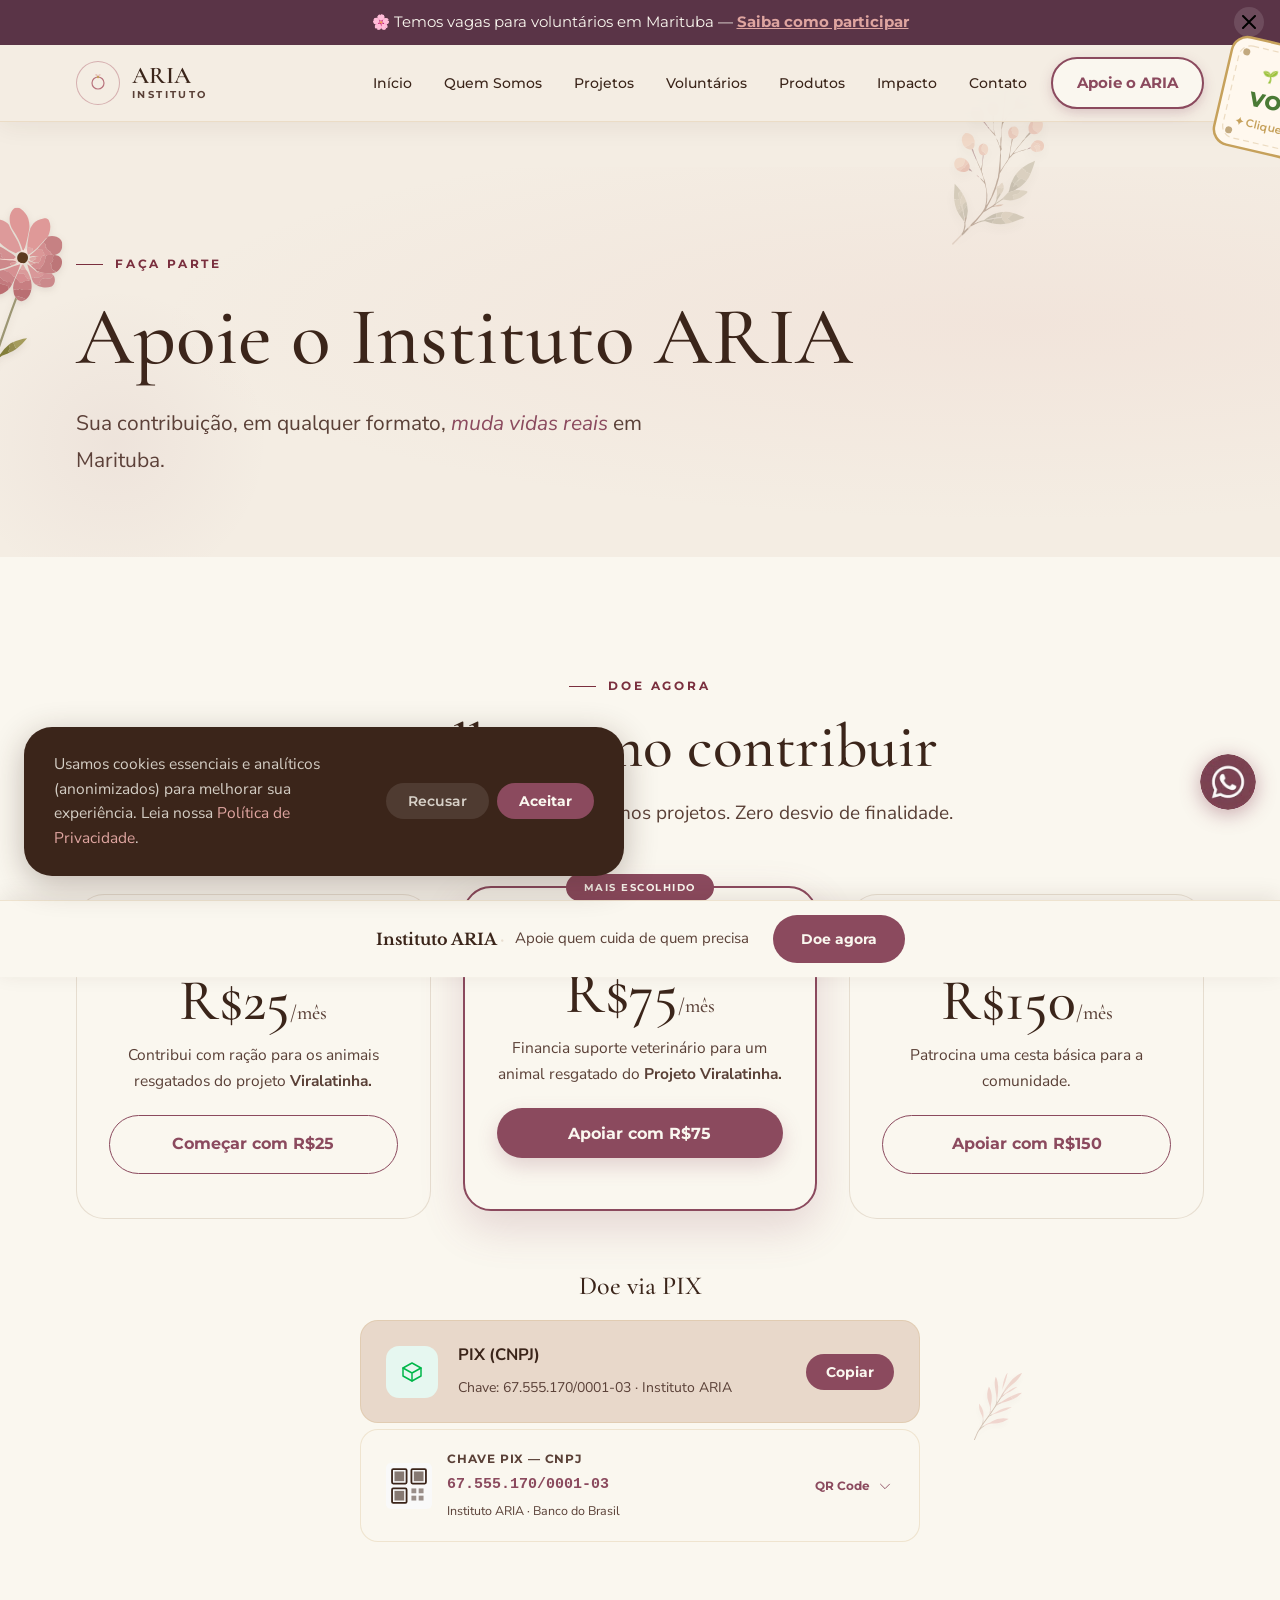
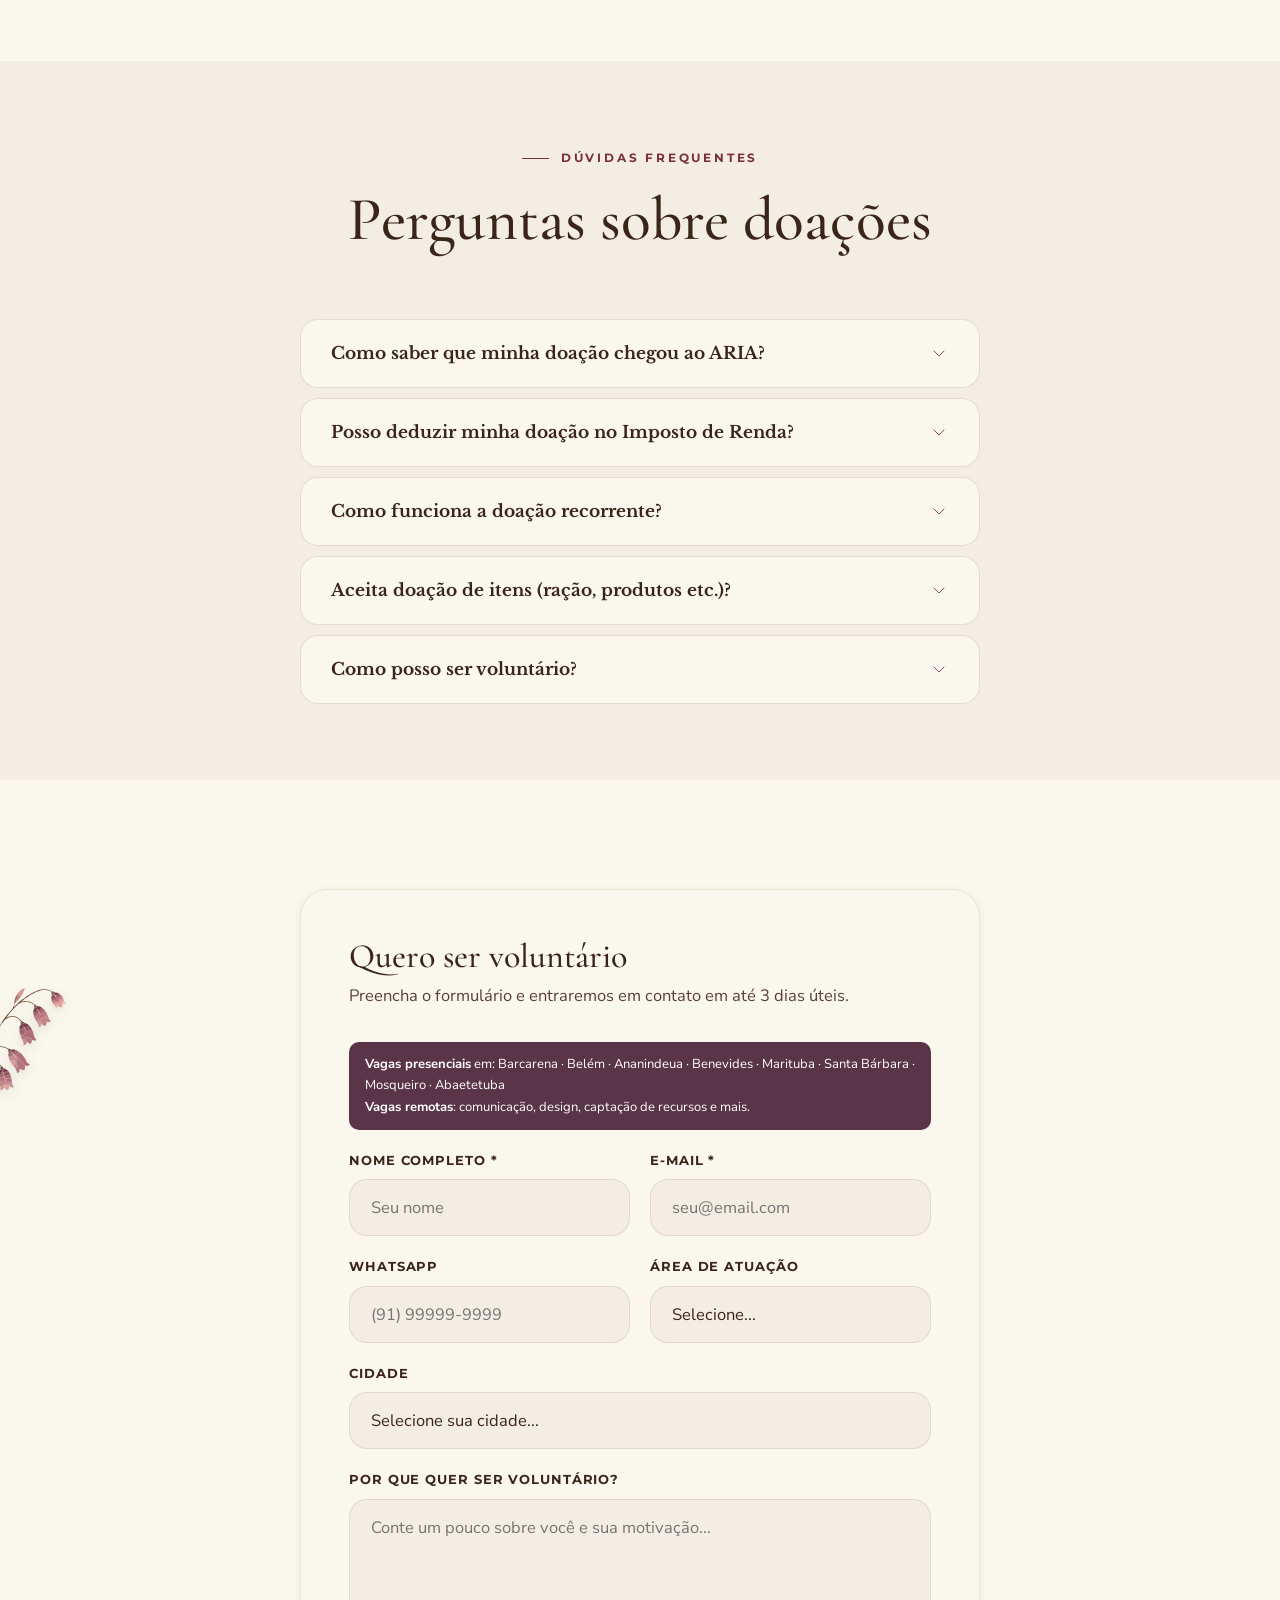
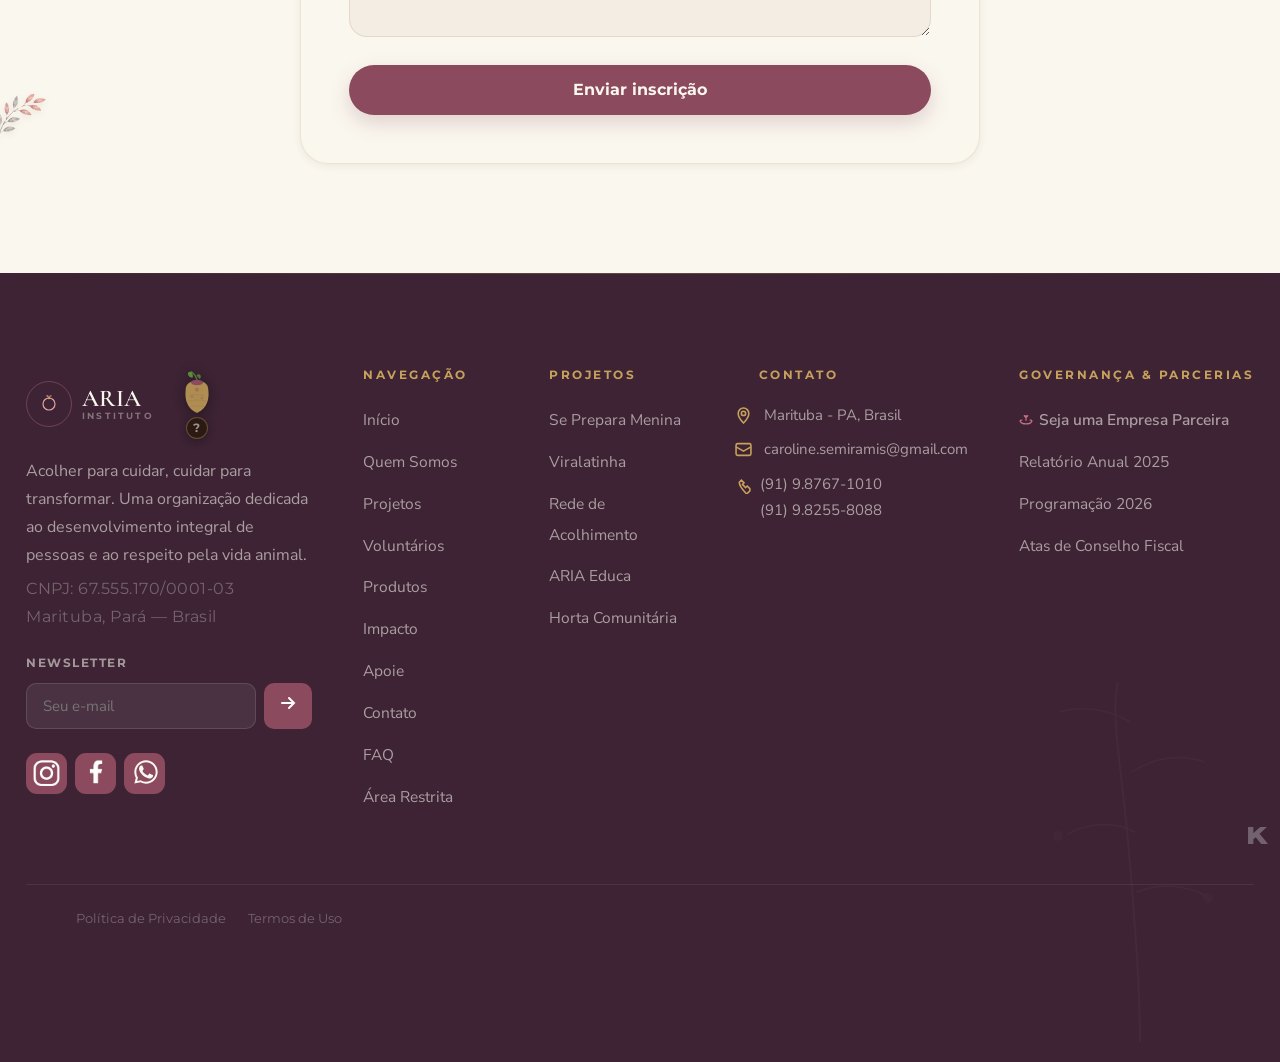
<file: apoie.html>
<!DOCTYPE html><html lang="pt-BR"><head><meta charset="UTF-8"><meta name="build-version" content="202607271522"><meta name="viewport" content="width=device-width, initial-scale=1.0"><meta name="description" content="Instituto ARIA — Acolher para cuidar, cuidar para transformar. ONG em Marituba, Pará, dedicada ao desenvolvimento integral de mulheres, famílias e proteção animal."><title>Apoie o ARIA — Instituto ARIA</title><link rel="preconnect" href="https://fonts.googleapis.com"><link rel="preconnect" href="https://fonts.gstatic.com" crossorigin><link rel="preload" href="https://fonts.googleapis.com/css2?family=Cormorant+Garamond:ital,wght@0,300;0,400;0,500;0,600;1,300;1,400;1,500&family=Libre+Baskerville:ital,wght@0,400;0,700;1,400&family=Nunito+Sans:opsz,wght@6..12,300;6..12,400;6..12,500;6..12,600;6..12,700&family=Montserrat:wght@400;500;600;700;800&display=swap" as="style" onload="this.onload=null;this.rel='stylesheet'"><noscript><link rel="stylesheet" href="https://fonts.googleapis.com/css2?family=Cormorant+Garamond:ital,wght@0,300;0,400;0,500;0,600;1,300;1,400;1,500&family=Libre+Baskerville:ital,wght@0,400;0,700;1,400&family=Nunito+Sans:opsz,wght@6..12,300;6..12,400;6..12,500;6..12,600;6..12,700&family=Montserrat:wght@400;500;600;700;800&display=swap"></noscript><link rel="stylesheet" href="css/main.css?v=202607271522"><style>.plant-zone{position:relative;overflow:visible}.sprite-defs{position:absolute;width:0;height:0;overflow:hidden}.plant-point{position:absolute;width:0;height:0;pointer-events:none;z-index:9999}.plant-point .plant-slot{position:absolute;left:0;bottom:0;width:46px;margin-left:-23px;pointer-events:auto;cursor:pointer}.plant-graphic{width:100%;height:auto;display:block;transform-origin:bottom center;transform:scale(1,0);opacity:0;transition:transform .9s cubic-bezier(.34, 1.56, .64, 1),opacity .5s ease-out;filter:drop-shadow(0 2px 3px rgba(59,37,26,.1))}.plant-graphic.born{opacity:1;transform:scale(var(--size-scale,1));animation:aria-plant-sway var(--sway-dur,4s) ease-in-out infinite;animation-delay:var(--sway-delay, 0s)}@keyframes aria-plant-sway{0%,100%{rotate:-2.2deg}50%{rotate:2.2deg}}.plant-graphic.clicked{animation:aria-plant-shake .5s ease!important}@keyframes aria-plant-shake{0%{rotate:-2deg}20%{rotate:10deg}40%{rotate:-8deg}60%{rotate:6deg}80%{rotate:-4deg}100%{rotate:-2deg}}@media (hover:hover) and (pointer:fine){.plant-point:not(.deco) .plant-slot:hover .plant-graphic.born{animation:aria-plant-shake .5s ease!important}}.plant-point .plant-slot{-webkit-tap-highlight-color:transparent}.plant-point.deco .plant-slot{pointer-events:none;cursor:default}.plant-point.ghost{z-index:1}.plant-point.ghost .plant-slot{opacity:.4}.plant-point.nav-deco .plant-slot{width:28px;margin-left:-14px}.plant-slot.wide{width:72px;margin-left:-36px}.plant-point.nav-deco .plant-slot.wide{width:42px;margin-left:-21px}.nav-zone{overflow:visible}</style><style>.vine-sign-card{fill:#FFF8EE;stroke:#C6A15B;stroke-width:2.5;transition:fill .3s ease,stroke .3s ease}.vine-sign-wrapper.dragging .vine-sign-card,.vine-sign-wrapper:hover .vine-sign-card{fill:#FFF2DD;stroke:#8B4A5E}.vine-sign-text-title{font-family:Montserrat,sans-serif,Arial;font-size:13px;font-weight:700;fill:#8B4A5E;letter-spacing:2px;text-transform:uppercase;text-anchor:middle}.vine-sign-text-main{font-family:Montserrat,sans-serif,Arial;font-size:20px;font-weight:800;fill:#4A7A35;text-anchor:middle}.vine-sign-text-sub{font-family:Montserrat,sans-serif,Arial;font-size:11px;font-weight:600;fill:#C6A15B;text-anchor:middle}#vine-cta-layer{position:fixed;inset:0;width:100vw;height:100vh;pointer-events:none;z-index:850;overflow:hidden;opacity:0;transition:opacity 1.4s ease}#vine-cta-layer.vine-born{opacity:1}#vine-cta-svg{width:100%;height:100%;overflow:visible;display:block}.vine-sign-wrapper{pointer-events:auto;cursor:grab}.vine-sign-wrapper.dragging{cursor:grabbing}#vine-sign-text-layer{transition:opacity .22s ease}#vine-sign-text-layer.vine-text-fading{opacity:0}@media (max-width:768px),(hover:none) and (pointer:coarse){#vine-cta-layer{display:none}}</style></head><body data-page="apoie">
<script>
  /* Carrega o sprite SVG do jardim de plantas (externo, cacheado entre páginas).
     A insercao no DOM roda em idle time (nao compete com o primeiro scroll/paint);
     plants.js so monta o jardim depois que essa promise resolver. */
  window.ARIA_spriteReady = fetch('assets/svg/plants-sprite.svg?v=202607271200')
    .then(function (r) { return r.text(); })
    .then(function (svg) {
      return new Promise(function (resolve) {
        function insert() {
          var frag = document.createRange().createContextualFragment(svg);
          document.body.insertBefore(frag, document.body.firstChild);
          resolve();
        }
        if ('requestIdleCallback' in window) {
          requestIdleCallback(insert, { timeout: 300 });
        } else {
          setTimeout(insert, 0);
        }
      });
    })
    .catch(function () {});
</script>


<!-- ╔══════════════════════════════════╗ --><!-- ║ BARRA DE ANÚNCIO ║ --><!-- ╚══════════════════════════════════╝ --><div id="announce-bar"><span>🌸 Temos vagas para voluntários em Marituba — <a href="apoie.html">Saiba como participar</a></span><button class="ann-close" onclick="this.parentElement.style.display='none'; updateNavTop();" aria-label="Fechar anúncio"><svg width="14" height="14" viewBox="0 0 14 14" fill="none" stroke="currentColor" stroke-width="2" stroke-linecap="round"><path d="M1 1l12 12M13 1L1 13"/></svg></button></div><!-- ╔══════════════════════════════════╗ --><!-- ║ NAV STICKY ║ --><!-- ╚══════════════════════════════════╝ --><nav id="sticky-nav" role="navigation" aria-label="Navegação principal" class="plant-zone nav-zone"><div class="nav-inner"><a href="index.html" class="nav-logo" aria-label="Página inicial Instituto ARIA"><div class="nav-logo-icon"><svg width="22" height="22" viewBox="0 0 22 22" fill="none"><circle cx="11" cy="11" r="6" stroke="#B8737D" stroke-width="1.2"/><path d="M11 5 C11 2 9 1 8 3 C10 4 10.5 5.5 11 5Z" fill="#DFA5A0" fill-opacity=".6"/><path d="M11 5 C11 2 13 1 14 3 C12 4 11.5 5.5 11 5Z" fill="#DFA5A0" fill-opacity=".5"/><circle cx="11" cy="5" r="1.2" fill="#C6A15B"/></svg></div><div class="nav-logo-text">ARIA<small>Instituto</small></div></a><div class="nav-links" id="nav-links"><a href="index.html" class="nav-link" role="button" tabindex="0">Início</a><a href="quem-somos.html" class="nav-link" role="button" tabindex="0">Quem Somos</a><a href="projetos.html" class="nav-link" role="button" tabindex="0">Projetos</a><a href="voluntarios.html" id="nav-voluntarios" class="nav-link" role="button" tabindex="0">Volunt&aacute;rios</a><a href="produtos.html" class="nav-link" role="button" tabindex="0">Produtos</a><a href="impacto.html" class="nav-link" role="button" tabindex="0">Impacto</a><a href="contato.html" class="nav-link" role="button" tabindex="0">Contato</a><a href="apoie.html" class="nav-cta" id="nav-apoie-cta">Apoie o ARIA</a></div><button class="hamburger" onclick="openMobile()" aria-label="Abrir menu" aria-expanded="false"><svg width="22" height="16" viewBox="0 0 22 16" fill="none" stroke="#3B251A" stroke-width="1.8" stroke-linecap="round"><path d="M0 1h22M0 8h16M0 15h22"/></svg></button></div></nav><!-- ╔══════════════════════════════════╗ --><!-- ║ MOBILE OVERLAY ║ --><!-- ╚══════════════════════════════════╝ --><div id="mobile-overlay" role="dialog" aria-modal="true" aria-label="Menu de navegação"><button class="overlay-close" onclick="closeMobile()" aria-label="Fechar menu"><svg width="18" height="18" viewBox="0 0 18 18" fill="none" stroke="white" stroke-width="2" stroke-linecap="round"><path d="M1 1l16 16M17 1L1 17"/></svg></button><nav class="overlay-nav" aria-label="Navegação mobile"><a href="index.html" role="button" tabindex="0">Início</a><a href="quem-somos.html" role="button" tabindex="0">Quem Somos</a><a href="projetos.html" role="button" tabindex="0">Projetos</a><a href="produtos.html" role="button" tabindex="0">Produtos</a><a href="voluntarios.html" role="button" tabindex="0">Volunt&aacute;rios</a><a href="impacto.html" role="button" tabindex="0">Impacto</a><a href="contato.html" role="button" tabindex="0">Contato</a></nav><a href="apoie.html" class="btn-gold overlay-cta" style="font-size:17px;padding:16px 40px;">Apoie o ARIA ✦</a><p class="overlay-contact" style="margin-top:30px;"><a href="https://wa.me/5591987671010" target="_blank" rel="noopener">WhatsApp: (91) 9.8767-1010</a></p><!-- Botanical decoration — apenas no rodapé do menu --><div id="sway-slow-zone-1" style="position:absolute;bottom:0;left:0;right:0;height:200px;pointer-events:none;overflow:visible;" class="plant-zone sway-slow-zone" data-plant-sym="plant-slow-1"></div></div><!-- ╔══════════════════════════════════╗ --><!-- ║ PÁGINA: HOME ║ --><!-- ╚══════════════════════════════════╝ --><div id="page-apoie" class="page active"><div class="page-spacer"></div><section class="page-hero plant-zone"><div class="page-hero-bg-orb" aria-hidden="true"></div><div class="container"><div class="eyebrow">Faça parte</div><h1>Apoie o Instituto ARIA</h1><p>Sua contribuição, em qualquer formato, <em>muda vidas reais</em> em Marituba.</p></div></section><!-- FORMAS DE DOAÇÃO --><section class="section plant-zone" style="background:var(--aria-ivory);" aria-labelledby="apoie-doe-h"><div class="container"><div class="section-header fade-up"><div class="eyebrow">Doe agora</div><h2 id="apoie-doe-h">Escolha como contribuir</h2><p>Toda doação é usada diretamente nos projetos. Zero desvio de finalidade.</p></div><!-- Tiers --><div class="grid-3 fade-up delay-1" style="margin-bottom:52px;"><div class="tier-card"><div class="tier-name">Semente</div><div class="tier-price">R$25<span style="font-size:20px;color:var(--aria-muted);">/mês</span></div><div class="tier-desc">Contribui com <span class="tier-cycle" id="tier-cycle-25">transporte para ações do projeto <strong>Se Prepara Menina.</strong></span></div><a href="apoie.html" class="btn-secondary" style="width:100%;justify-content:center;">Começar com R$25</a></div><div class="tier-card featured"><div class="tier-badge">Mais escolhido</div><div class="tier-name">Flor</div><div class="tier-price">R$75<span style="font-size:20px;color:var(--aria-muted);">/mês</span></div><div class="tier-desc">Financia <span class="tier-cycle" id="tier-cycle-75">uma sessão de acompanhamento psicossocial para participantes do <strong>Se Prepara Menina.</strong></span></div><button class="btn-primary" style="width:100%;justify-content:center;">Apoiar com R$75</button></div><div class="tier-card"><div class="tier-name">Raiz</div><div class="tier-price">R$150<span style="font-size:20px;color:var(--aria-muted);">/mês</span></div><div class="tier-desc">Patrocina <span class="tier-cycle" id="tier-cycle-150">um resgate animal completo (atendimento veterinário + ração + encaminhamento para adoção).</span></div><a href="apoie.html" class="btn-secondary" style="width:100%;justify-content:center;">Apoiar com R$150</a></div></div><!-- Doação via PIX --><div style="max-width:560px;margin:0 auto;" class="fade-up delay-2"><h3 style="text-align:center;margin-bottom:20px;font-size:26px;">Doe via PIX</h3><div style="display:flex;flex-direction:column;gap:10px;"><div class="donate-opt"><div class="donate-icon ic-pix"><svg width="24" height="24" viewBox="0 0 24 24" fill="none"><path d="M12 3L3 8v8l9 5 9-5V8L12 3z" stroke="#00B74A" stroke-width="1.5" stroke-linejoin="round" fill="none"/><path d="M3 8l9 5M21 8l-9 5M12 13v8" stroke="#00B74A" stroke-width="1.5" stroke-linecap="round"/></svg></div><div class="donate-text"><strong>PIX (CNPJ)</strong><span>Chave: 67.555.170/0001-03 · Instituto ARIA</span></div><button class="pix-copy" onclick="copiarPix()" id="pix-btn" aria-label="Copiar chave PIX">Copiar</button></div><button type="button" class="pix-detail" onclick="toggleQrPix(this)" aria-expanded="false" style="cursor:pointer;width:100%;text-align:left;font:inherit;"><svg class="pix-qr" viewBox="0 0 38 38" fill="none"><rect width="38" height="38" rx="4" fill="#f9f9f9"/><rect x="5" y="5" width="12" height="12" rx="1" stroke="#3B251A" stroke-width="1.5" fill="none"/><rect x="7" y="7" width="8" height="8" fill="#3B251A" fill-opacity=".6"/><rect x="21" y="5" width="12" height="12" rx="1" stroke="#3B251A" stroke-width="1.5" fill="none"/><rect x="23" y="7" width="8" height="8" fill="#3B251A" fill-opacity=".6"/><rect x="5" y="21" width="12" height="12" rx="1" stroke="#3B251A" stroke-width="1.5" fill="none"/><rect x="7" y="23" width="8" height="8" fill="#3B251A" fill-opacity=".6"/><rect x="21" y="21" width="4" height="4" fill="#3B251A" fill-opacity=".5"/><rect x="27" y="21" width="4" height="4" fill="#3B251A" fill-opacity=".5"/><rect x="21" y="27" width="4" height="4" fill="#3B251A" fill-opacity=".5"/><rect x="27" y="27" width="4" height="4" fill="#3B251A" fill-opacity=".5"/></svg><div class="pix-info"><div class="pix-label">Chave PIX — CNPJ</div><div class="pix-key">67.555.170/0001-03</div><div class="pix-name">Instituto ARIA · Banco do Brasil</div></div><span style="display:flex;align-items:center;gap:6px;font-family:'Montserrat',sans-serif;font-size:12px;font-weight:700;color:var(--aria-wine);flex-shrink:0;">
 QR Code
 <svg class="faq-icon" width="18" height="18" viewBox="0 0 20 20"><path d="M5 8l5 5 5-5" stroke-linecap="round" stroke-linejoin="round"/></svg></span></button><div class="faq-answer" aria-hidden="true"><div style="display:flex;flex-direction:column;align-items:center;padding:16px 0 22px;"><img src="assets/img/qrcode-pix.webp" width="280" height="280" alt="QR Code PIX para doação ao Instituto ARIA" style="width:400px;height:400px;max-width:100%;border-radius:12px;border:1.5px solid var(--aria-border-gold);"/><span style="font-size:12px;color:var(--aria-muted);margin-top:12px;text-align:center;">Aponte a câmera do app do seu banco para o QR Code acima</span></div></div></div></div></div></section><!-- FAQ DOAÇÃO --><section class="section-sm" style="background:var(--aria-cream);" aria-labelledby="apoie-faq-h"><div class="container"><div style="max-width:680px;margin:0 auto;"><div class="section-header fade-up"><div class="eyebrow">Dúvidas frequentes</div><h2 id="apoie-faq-h">Perguntas sobre doações</h2></div><div style="display:flex;flex-direction:column;gap:10px;" class="fade-up delay-1" role="list"><div class="faq-item" role="listitem"><button class="faq-btn" onclick="toggleFaq(this)" aria-expanded="false">
 Como saber que minha doação chegou ao ARIA?
 <svg class="faq-icon" width="20" height="20" viewBox="0 0 20 20"><path d="M5 8l5 5 5-5" stroke-linecap="round" stroke-linejoin="round"/></svg></button><div class="faq-answer" aria-hidden="true"><p>Confirmamos todas as doações por WhatsApp ou e-mail. Você receberá um comprovante e, se quiser, um relatório de como sua doação foi usada.</p></div></div><div class="faq-item" role="listitem"><button class="faq-btn" onclick="toggleFaq(this)" aria-expanded="false">
 Posso deduzir minha doação no Imposto de Renda?
 <svg class="faq-icon" width="20" height="20" viewBox="0 0 20 20"><path d="M5 8l5 5 5-5" stroke-linecap="round" stroke-linejoin="round"/></svg></button><div class="faq-answer" aria-hidden="true"><p>Atualmente estamos em processo de obtenção do título de utilidade pública, o que permitirá a dedução. Por ora, as doações não são dedutíveis, mas são registradas e comprovadas.</p></div></div><div class="faq-item" role="listitem"><button class="faq-btn" onclick="toggleFaq(this)" aria-expanded="false">
 Como funciona a doação recorrente?
 <svg class="faq-icon" width="20" height="20" viewBox="0 0 20 20"><path d="M5 8l5 5 5-5" stroke-linecap="round" stroke-linejoin="round"/></svg></button><div class="faq-answer" aria-hidden="true"><p>Você pode configurar uma doação mensal automática via PIX agendado no seu banco, ou nos contatar pelo WhatsApp para combinamos a melhor forma para você.</p></div></div><div class="faq-item" role="listitem"><button class="faq-btn" onclick="toggleFaq(this)" aria-expanded="false">
 Aceita doação de itens (ração, produtos etc.)?
 <svg class="faq-icon" width="20" height="20" viewBox="0 0 20 20"><path d="M5 8l5 5 5-5" stroke-linecap="round" stroke-linejoin="round"/></svg></button><div class="faq-answer" aria-hidden="true"><p>Sim! Aceitamos doações de ração, materiais de artesanato, roupas em bom estado, livros e outros itens. Entre em contato para combinar a entrega.</p></div></div><div class="faq-item" role="listitem"><button class="faq-btn" onclick="toggleFaq(this)" aria-expanded="false">
 Como posso ser voluntário?
 <svg class="faq-icon" width="20" height="20" viewBox="0 0 20 20"><path d="M5 8l5 5 5-5" stroke-linecap="round" stroke-linejoin="round"/></svg></button><div class="faq-answer" aria-hidden="true"><p>Preencha o formulário abaixo! Temos vagas presenciais em <strong>Barcarena, Belém, Ananindeua, Benevides, Marituba, Santa Bárbara, Mosqueiro e Abaetetuba</strong>, além de vagas remotas (comunicação, design, captação de recursos). Faremos uma conversa inicial para entender como você pode contribuir melhor.</p></div></div></div></div></div></section><!-- VOLUNTARIADO --><section class="section plant-zone" style="background:var(--aria-ivory);" aria-labelledby="apoie-vol-h"><div class="container"><div style="max-width:680px;margin:0 auto;"><div class="form-card fade-up"><h3 id="apoie-vol-h">Quero ser voluntário</h3><p class="form-lead">Preencha o formulário e entraremos em contato em até 3 dias úteis.</p><div style="background:var(--aria-plum);color:#fff;border-radius:var(--r-sm);padding:12px 16px;margin-bottom:20px;font-size:13px;line-height:1.65;"><strong>Vagas presenciais</strong> em: Barcarena · Belém · Ananindeua · Benevides · Marituba · Santa Bárbara · Mosqueiro · Abaetetuba<br><strong>Vagas remotas</strong>: comunicação, design, captação de recursos e mais.
 </div><form onsubmit="event.preventDefault();this.innerHTML='<p style=\'text-align:center;color:var(--aria-wine);font-size:18px;padding:20px;\'>✓ Obrigada! Entraremos em contato em breve.</p>';" novalidate><div class="form-row"><div class="form-group"><label for="vol-nome">Nome completo *</label><input type="text" id="vol-nome" name="nome" required placeholder="Seu nome" autocomplete="name"></div><div class="form-group"><label for="vol-email">E-mail *</label><input type="email" id="vol-email" name="email" required placeholder="seu@email.com" autocomplete="email"></div></div><div class="form-row"><div class="form-group"><label for="vol-tel">WhatsApp</label><input type="tel" id="vol-tel" name="tel" placeholder="(91) 99999-9999" autocomplete="tel"></div><div class="form-group"><label for="vol-area">Área de atuação</label><select id="vol-area" name="area"><option value="">Selecione...</option><option>Assistência social</option><option>Comunicação / design</option><option>Saúde</option><option>Educação</option><option>Cuidado animal</option><option>Captação de recursos</option><option>Outra</option></select></div></div><div class="form-group"><label for="vol-cidade">Cidade</label><select id="vol-cidade" name="cidade"><option value="">Selecione sua cidade...</option><option>Marituba (sede)</option><option>Barcarena</option><option>Belém</option><option>Ananindeua</option><option>Benevides</option><option>Santa Bárbara do Pará</option><option>Mosqueiro</option><option>Abaetetuba</option><option>Remoto (online)</option><option>Outra cidade</option></select></div><div class="form-group"><label for="vol-msg">Por que quer ser voluntário?</label><textarea id="vol-msg" name="mensagem" placeholder="Conte um pouco sobre você e sua motivação..."></textarea></div><button type="submit" class="btn-primary form-submit">Enviar inscrição</button></form></div></div></div></section></div><!-- /page-apoie --><!-- ╔══════════════════════════════════╗ --><!-- ║ PÁGINA: CONTATO ║ --><!-- ╚══════════════════════════════════╝ --><footer role="contentinfo" class="plant-zone footer-zone"><!-- Botanical bg decoration --><div class="footer-bg-botanical" aria-hidden="true"><svg width="320" height="380" viewBox="0 0 320 380" fill="none"><path d="M160 370 C160 310 154 240 148 170 C142 100 130 40 138 10" stroke="#DFA5A0" stroke-width="2"/><path d="M150 50 C128 36 100 34 80 40" stroke="#DFA5A0" stroke-width="1.5" stroke-linecap="round"/><path d="M152 100 C176 84 204 82 224 90" stroke="#DFA5A0" stroke-width="1.5" stroke-linecap="round"/><path d="M155 160 C131 148 106 152 88 162" stroke="#DFA5A0" stroke-width="1.5" stroke-linecap="round"/><path d="M157 220 C182 210 208 214 226 224" stroke="#DFA5A0" stroke-width="1.5" stroke-linecap="round"/><circle cx="78" cy="164" r="5" fill="#DFA5A0" fill-opacity=".6"/><circle cx="228" cy="226" r="5" fill="#DFA5A0" fill-opacity=".6"/></svg></div><div class="container-wide" style="position:relative;z-index:2;"><div class="footer-grid"><!-- Marca --><div class="footer-brand"><div class="footer-wm"><div class="footer-wm-icon"><svg width="22" height="22" viewBox="0 0 22 22" fill="none"><circle cx="11" cy="11" r="6" stroke="#DFA5A0" stroke-width="1.2"/><path d="M11 5 C11 2 9 1 8 3 C10 4 10.5 5.5 11 5Z" fill="#DFA5A0" fill-opacity=".7"/><path d="M11 5 C11 2 13 1 14 3 C12 4 11.5 5.5 11 5Z" fill="#DFA5A0" fill-opacity=".6"/><circle cx="11" cy="5" r="1.2" fill="#C6A15B"/></svg></div><div class="footer-wm-text">ARIA<small>Instituto</small></div><div id="seed-bag-container"><div id="seed-bag-btn" role="button" tabindex="0"
 aria-label="Clique duas vezes para pegar uma semente e plantá-la na página"><svg id="seed-bag-svg" viewBox="0 -4 48 62" xmlns="http://www.w3.org/2000/svg" aria-hidden="true"><path d="M8 26 C5 52 24 58 24 58 C24 58 43 52 40 26 C40 16 33 13 24 13 C15 13 8 16 8 26Z" fill="#C6A15B" opacity=".85"/><path d="M13 33 Q24 30 35 33" stroke="#9A7535" stroke-width=".8" fill="none" opacity=".5"/><path d="M11 41 Q24 38 37 41" stroke="#9A7535" stroke-width=".8" fill="none" opacity=".5"/><path d="M13 49 Q24 47 35 49" stroke="#9A7535" stroke-width=".8" fill="none" opacity=".5"/><circle cx="24" cy="25" r="3" fill="#8B4A5E" opacity=".35"/><circle cx="17" cy="35" r="2" fill="#8B4A5E" opacity=".28"/><circle cx="31" cy="37" r="2" fill="#8B4A5E" opacity=".28"/><ellipse cx="24" cy="15" rx="8.5" ry="4" fill="#8B4A5E"/><path d="M24 11 Q22 4 16 0" stroke="#4A7A35" stroke-width="1.7" fill="none" stroke-linecap="round"/><path d="M16 0 C8 -2 11 9 18 8 C19 4 16 0 16 0Z" fill="#5D8B3A"/><path d="M23 5 C27 1 32 6 28 10 C26 8 23 5 23 5Z" fill="#5D8B3A" opacity=".8"/></svg></div><button id="seed-help-btn" aria-label="Como usar o broto de semente">?</button><div id="seed-help-tooltip" role="tooltip" aria-hidden="true"><div class="tip-title">🌱 Plante uma semente</div><ol><li>Clique duas vezes no broto para pegar uma semente.</li><li>Arraste-a para qualquer local do site.</li><li>Clique duas vezes no local escolhido para plantar.</li></ol></div></div></div><p>Acolher para cuidar, cuidar para transformar. Uma organização dedicada ao desenvolvimento integral de pessoas e ao respeito pela vida animal.</p><p class="footer-cnpj">CNPJ: 67.555.170/0001-03<br>Marituba, Pará — Brasil</p><div class="footer-newsletter"><p>Newsletter</p><div class="footer-nl-form"><input type="email" placeholder="Seu e-mail" aria-label="E-mail para newsletter"><button aria-label="Assinar newsletter"><svg width="16" height="16" viewBox="0 0 16 16" fill="none" stroke="white" stroke-width="2" stroke-linecap="round"><path d="M2 8h12M9 3l5 5-5 5"/></svg></button></div></div><div class="footer-social" aria-label="Redes sociais" style="margin-top:24px;"><a class="social-btn" href="https://instagram.com/instituto.aria.ia" target="_blank" rel="noopener" aria-label="Instagram" style="background:var(--aria-wine);"><img src="assets/img/icones/instagram.webp" width="150" height="150" alt="" aria-hidden="true" class="social-icon-ig"/></a><a class="social-btn" href="https://facebook.com/instituto.aria.ia" target="_blank" rel="noopener" aria-label="Facebook" style="background:var(--aria-wine);"><img src="assets/img/icones/facebook.webp" width="150" height="150" alt="" aria-hidden="true" class="social-icon-fb"/></a><a class="social-btn" href="https://wa.me/5591987671010" target="_blank" rel="noopener" aria-label="WhatsApp" style="background:var(--aria-wine);"><svg xmlns="http://www.w3.org/2000/svg" viewBox="0 0 24 24" fill="white" aria-hidden="true" class="social-icon-wa"><path d="M17.472 14.382c-.297-.149-1.758-.867-2.03-.967-.273-.099-.471-.148-.67.15-.197.297-.767.966-.94 1.164-.173.199-.347.223-.644.075-.297-.15-1.255-.463-2.39-1.475-.883-.788-1.48-1.761-1.653-2.059-.173-.297-.018-.458.13-.606.134-.133.298-.347.446-.52.149-.174.198-.298.298-.497.099-.198.05-.371-.025-.52-.075-.149-.669-1.612-.916-2.207-.242-.579-.487-.5-.669-.51-.173-.008-.371-.01-.57-.01-.198 0-.52.074-.792.372-.272.297-1.04 1.016-1.04 2.479 0 1.462 1.065 2.875 1.213 3.074.149.198 2.096 3.2 5.077 4.487.709.306 1.262.489 1.694.625.712.227 1.36.195 1.871.118.571-.085 1.758-.719 2.006-1.413.248-.694.248-1.289.173-1.413-.074-.124-.272-.198-.57-.347z"/><path d="M12.004 2.003C6.477 2.003 2 6.48 2 12.008c0 1.77.462 3.433 1.268 4.88L2.05 21.949l5.205-1.197A9.955 9.955 0 0012.004 22c5.526 0 10.003-4.477 10.003-10.004C22.007 6.478 17.53 2.003 12.004 2.003zm0 18.343a8.293 8.293 0 01-4.228-1.156l-.303-.18-3.088.71.734-3.007-.197-.309A8.292 8.292 0 013.71 12.008c0-4.578 3.724-8.303 8.294-8.303 4.571 0 8.296 3.725 8.296 8.303 0 4.578-3.725 8.338-8.296 8.338z"/></svg></a></div></div><!-- Menu --><div class="footer-col footer-nav-col"><h2>Navegação</h2><ul><li><a href="index.html" role="button" tabindex="0">Início</a></li><li><a href="quem-somos.html" role="button" tabindex="0">Quem Somos</a></li><li><a href="projetos.html" role="button" tabindex="0">Projetos</a></li><li><a href="voluntarios.html" role="button" tabindex="0">Volunt&aacute;rios</a></li><li><a href="produtos.html" role="button" tabindex="0">Produtos</a></li><li><a href="impacto.html" role="button" tabindex="0">Impacto</a></li><li><a href="apoie.html" role="button" tabindex="0">Apoie</a></li><li><a href="contato.html" role="button" tabindex="0">Contato</a></li><li><a href="faq.html" role="button" tabindex="0">FAQ</a></li><li><a href="restrita.html" role="button" tabindex="0">Área Restrita</a></li></ul></div><!-- Projetos --><div class="footer-col footer-projetos-col"><h2><a href="projetos.html" role="button" tabindex="0" class="footer-col-title-link">Projetos</a></h2><ul><li><a href="projetos.html" role="button" tabindex="0">Se Prepara Menina</a></li><li><a href="projetos.html" role="button" tabindex="0">Viralatinha</a></li><li><a href="projetos.html" role="button" tabindex="0">Rede de Acolhimento</a></li><li><a href="projetos.html" role="button" tabindex="0">ARIA Educa</a></li><li><a href="projetos.html" role="button" tabindex="0">Horta Comunitária</a></li></ul></div><!-- Contato + newsletter --><!-- Contato --><div class="footer-col footer-contato-col"><h2 style="padding-left:24px;"><a href="contato.html" role="button" tabindex="0" class="footer-col-title-link">Contato</a></h2><div class="footer-contact-item"><svg viewBox="0 0 16 16"><path d="M8 1C5.24 1 3 3.24 3 6c0 3.75 5 9 5 9s5-5.25 5-9c0-2.76-2.24-5-5-5zm0 7a2 2 0 1 1 0-4 2 2 0 0 1 0 4z"/></svg><span>Marituba - PA, Brasil</span></div><div class="footer-contact-item"><svg viewBox="0 0 16 16"><rect x="1" y="2.5" width="14" height="11" rx="1.5"/><path d="M1 5.5l7 4 7-4"/></svg><a href="mailto:caroline.semiramis@gmail.com">caroline.semiramis@gmail.com</a></div><div class="footer-contact-item" style="display: flex; align-items: flex-start; gap: 8px;"><svg viewBox="0 0 16 16" width="16" height="16" style="margin-top: 4px;"><path d="M14 11l-2.5-2.5-1.5 1.5c-1-1-2-2-3-3l1.5-1.5L6 3 4 5c0 4 7 11 7 11l3-3z"/></svg><div style="display: flex; flex-direction: column; gap: 4px;"><a href="https://wa.me/5591987671010" target="_blank" rel="noopener">(91) 9.8767-1010</a><a href="https://wa.me/5591982558088" target="_blank" rel="noopener">(91) 9.8255-8088</a></div></div></div><div class="footer-col footer-gov-col"><h2><a href="governanca.html" role="button" tabindex="0" class="footer-col-title-link">Governan&ccedil;a &amp; Parcerias</a></h2><ul><li><a href="parceria.html" role="button" tabindex="0" class="footer-link-partner"><svg class="footer-partner-icon" viewBox="0 0 16 16" aria-hidden="true"><path d="M1.3 9.6c1.1 1.9 3.1 2.9 6.7 2.9s5.6-1 6.7-2.9M1.3 9.6c-.1-1 .8-1.9 1.9-1.4M14.7 9.6c.1-1-.8-1.9-1.9-1.4M8 8.4V3.2M8 5.4C8 3.4 6.8 2.4 6 3.2c.8.8 1.3 1.4 2 2.2zm0 0c0-2 1.2-3 2-2.2-.8.8-1.3 1.4-2 2.2z"/></svg> Seja uma Empresa Parceira</a></li><li><a href="governanca.html#relatorio" role="button" tabindex="0">Relatório Anual 2025</a></li><li><a href="governanca.html#programacao" role="button" tabindex="0">Programação 2026</a></li><li><a href="governanca.html#atas" role="button" tabindex="0">Atas de Conselho Fiscal</a></li></ul></div></div><!-- Footer bottom --><div class="footer-bottom"><div class="footer-bottom-links"><a href="privacidade.html" role="button" tabindex="0">Política de Privacidade</a><a href="privacidade.html" role="button" tabindex="0">Termos de Uso</a></div></div></div></footer><!-- ╔══════════════════════════════════╗ --><!-- ║ FLOATING ELEMENTS ║ --><!-- ╚══════════════════════════════════╝ --><!-- WhatsApp float --><a class="wa-float" href="https://wa.me/5591987671010" target="_blank" rel="noopener" aria-label="Fale conosco pelo WhatsApp"><picture><source srcset="assets/img/icones/whatsapp.avif?v=202607271200" type="image/avif"><source srcset="assets/img/icones/whatsapp.webp?v=202607271200" type="image/webp"><img src="assets/img/icones/whatsapp.webp?v=202607271200" alt="WhatsApp" width="128" height="128" loading="lazy"/></picture></a><!-- Mobile CTA bar --><div id="mobile-cta-bar" role="complementary" aria-label="Acesso rápido"><div class="mob-cta-text"><strong>Instituto ARIA</strong>
 Apoie quem cuida de quem precisa
 </div><a href="apoie.html" class="mob-cta-btn">Doe agora</a></div><!-- Cookie banner --><div id="cookie" role="dialog" aria-label="Aviso de cookies" aria-live="polite"><p>Usamos cookies essenciais e analíticos (anonimizados) para melhorar sua experiência. Leia nossa <a href="privacidade.html" onclick="hideCookie();">Política de Privacidade</a>.</p><div class="cookie-btns"><button class="btn-decline" onclick="hideCookie()">Recusar</button><button class="btn-accept" onclick="hideCookie()">Aceitar</button></div></div><!-- ╔══════════════════════════════════╗ --><!-- ║ JAVASCRIPT ║ --><!-- ╚══════════════════════════════════╝ --><!-- ── MODAL ÚNICO — Depoimentos & Casos de Resgate ── --><div id="impact-modal-backdrop" class="impact-modal-backdrop"
 role="dialog" aria-modal="true" aria-labelledby="impact-modal-name"
 style="display:none;"><div class="impact-modal-panel" id="impact-modal-panel"><button class="impact-modal-close" id="impact-modal-close-btn" aria-label="Fechar"><svg width="14" height="14" viewBox="0 0 14 14" fill="none" stroke="currentColor" stroke-width="2" stroke-linecap="round"><line x1="1" y1="1" x2="13" y2="13"/><line x1="13" y1="1" x2="1" y2="13"/></svg></button><!-- Visual preenchido via JS --><div id="impact-modal-visual"></div><div class="impact-modal-content"><div id="impact-modal-name" class="modal-name"></div><div id="impact-modal-role" class="modal-role"></div><p id="impact-modal-text" class="modal-text"></p><div id="impact-modal-gallery" class="impact-modal-gallery" style="display:none;"></div></div></div></div><!-- ============ SELO KUPIM DIGITAL ============ --><div id="kupim-badge-wrap"><a
 id="kupim-badge"
 href="https://www.linkedin.com/in/allanlauzid/"
 target="_blank"
 rel="noopener"
 aria-label="Uma criação de Kupim Digital. Clique para falar conosco."
 ><span class="k-logo-spacer" aria-hidden="true"></span><span class="badge-text">© <span class="kupim-year">2026</span><b>Instituto ARIA</b>. Todos os direitos reservados.<br>Uma criação de <b>Kupim Digital</b>.</span></a><span class="k-logo-wrap" aria-hidden="true"><svg viewBox="0 0 80.339996 68.730003" xmlns="http://www.w3.org/2000/svg"><defs><linearGradient id="k-fill-gradient" x1="0%" y1="0%" x2="100%" y2="100%"><stop id="k-stop-1" offset="0%" stop-color="#eff3f8"/><stop id="k-stop-2" offset="100%" stop-color="#eff3f8"/></linearGradient></defs><path d="m 13.66,16.47 c 7.19,-0.43 14.44,-0.34 21.63,-0.04 -0.24,8.15 0,16.3 -0.14,24.45 C 44.4,32.62 53.53,24.22 62.99,16.19 71.94,16.35 80.9,16.03 89.85,16.38 83.67,21.31 78.35,27.2 72.22,32.19 68.1,35.71 64.48,39.82 60.09,43 71.83,56.41 82.59,70.68 93.98,84.4 91.4,85.16 88.68,84.79 86.03,84.85 79.75,84.76 73.47,85.02 67.2,84.71 59.87,75.36 52.54,66.01 44.97,56.86 c -3.63,2.59 -6.28,6.29 -9.84,9 0.14,6.27 -0.03,12.54 0.12,18.81 -7.19,0.24 -14.43,0.42 -21.61,-0.1 0.34,-22.69 0.3,-45.41 0.02,-68.1 z" transform="translate(-13.640002,-16.175853)" fill="url(#k-fill-gradient)"/></svg></span></div><!-- ============ FIM DO SELO ============ --><div id="vine-cta-layer" aria-hidden="false"><svg id="vine-cta-svg" xmlns="http://www.w3.org/2000/svg"><path id="vine-rope-outer" fill="none" stroke="#8a6b3f" stroke-width="4" stroke-linecap="round" stroke-linejoin="round" opacity=".55"/><path id="vine-rope-inner" fill="none" stroke="#5f7a45" stroke-width="2" stroke-linecap="round" stroke-linejoin="round" opacity=".7"/><g id="vine-leaves-layer"></g><g id="vine-flowers-layer"></g><g class="vine-sign-wrapper" id="vine-cta-sign" role="button" tabindex="0"
 aria-label="Faça parte, Voluntário — clique para saber mais, ou arraste para mover"><line id="vine-cord-1" stroke="#9A7535" stroke-width="2.5" stroke-dasharray="4 2"/><line id="vine-cord-2" stroke="#9A7535" stroke-width="2.5" stroke-dasharray="4 2"/><circle id="vine-cord-pin" r="5" fill="#8B4A5E"/><g id="vine-sign-card-group"><rect class="vine-sign-card" x="0" y="0" width="200" height="110" rx="16"/><rect x="8" y="8" width="184" height="94" rx="12" fill="none" stroke="#E8D5B7" stroke-width="1.2" stroke-dasharray="6 4" opacity=".8"/><circle cx="15" cy="15" r="3.5" fill="#9A7535" opacity=".6"/><circle cx="185" cy="15" r="3.5" fill="#9A7535" opacity=".6"/><circle cx="15" cy="95" r="3.5" fill="#9A7535" opacity=".6"/><circle cx="185" cy="95" r="3.5" fill="#9A7535" opacity=".6"/><g id="vine-sign-text-layer"><text id="vine-sign-title" class="vine-sign-text-title" x="100" y="38">🌱 FAÇA PARTE</text><text id="vine-sign-main" class="vine-sign-text-main" x="100" y="66">VOLUNTÁRIO</text><text id="vine-sign-sub" class="vine-sign-text-sub" x="100" y="88">✦ Clique aqui e saiba mais ✦</text></g></g></g></svg></div><!-- Moldes de folha/flor reais (extraídos de cipo-voluntarios-1/2.svg) --><svg width="0" height="0" style="position:absolute" aria-hidden="true"><defs><g id="vine-leaf-tpl-1"><path d="M0,0 C-30,-10 -50,10 -40,30 C-20,40 0,20 0,0 Z" fill="#5D8B3A"/><path d="M0,0 Q-25,10 -38,28" stroke="#A3C285" stroke-width="1.5" fill="none"/></g><g id="vine-leaf-tpl-2"><path d="M0,0 C35,-15 55,10 40,35 C15,40 -5,20 0,0 Z" fill="#4A7A35"/><path d="M0,0 Q25,10 38,32" stroke="#A3C285" stroke-width="1.5" fill="none"/></g><g id="vine-leaf-tpl-3"><path d="M0,0 C-20,35 10,65 40,50 C50,25 25,-5 0,0 Z" fill="#5D8B3A"/><path d="M0,0 Q15,30 38,47" stroke="#A3C285" stroke-width="1.5" fill="none"/></g><g id="vine-leaf-tpl-4"><path d="M0,0 C-10,-40 20,-65 45,-45 C50,-20 20,10 0,0 Z" fill="#6D9B4A" opacity=".9"/><path d="M0,0 Q25,-30 43,-43" stroke="#A3C285" stroke-width="1.5" fill="none"/></g><g id="vine-flower-tpl-1" transform="scale(0.85)"><circle cx="-8" cy="0" r="7" fill="#DFA5A0" opacity=".9"/><circle cx="8" cy="0" r="7" fill="#DFA5A0" opacity=".9"/><circle cx="0" cy="-8" r="7" fill="#DFA5A0" opacity=".9"/><circle cx="0" cy="8" r="7" fill="#DFA5A0" opacity=".9"/><circle cx="0" cy="0" r="6" fill="#8B4A5E"/><circle cx="0" cy="0" r="3" fill="#C6A15B"/></g><g id="vine-flower-tpl-2" transform="scale(0.75)"><circle cx="-7" cy="0" r="6" fill="#DFA5A0"/><circle cx="7" cy="0" r="6" fill="#DFA5A0"/><circle cx="0" cy="-7" r="6" fill="#DFA5A0"/><circle cx="0" cy="7" r="6" fill="#DFA5A0"/><circle cx="0" cy="0" r="5" fill="#8B4A5E"/><circle cx="0" cy="0" r="2.5" fill="#C6A15B"/></g></defs></svg>
<script src="js/core.js?v=202607271500"></script>
<script src="js/plants.js?v=202607271500"></script>
<script src="js/features.js?v=202607271500"></script>
<script src="js/behold.js?v=202607271500"></script>
<script src="js/vine.js?v=202607271522"></script>
<script src="js/spa-nav.js?v=202607271500"></script>
<span id="site-build-tag" title="Versão do site">v202607271522</span></body></html>
</file>
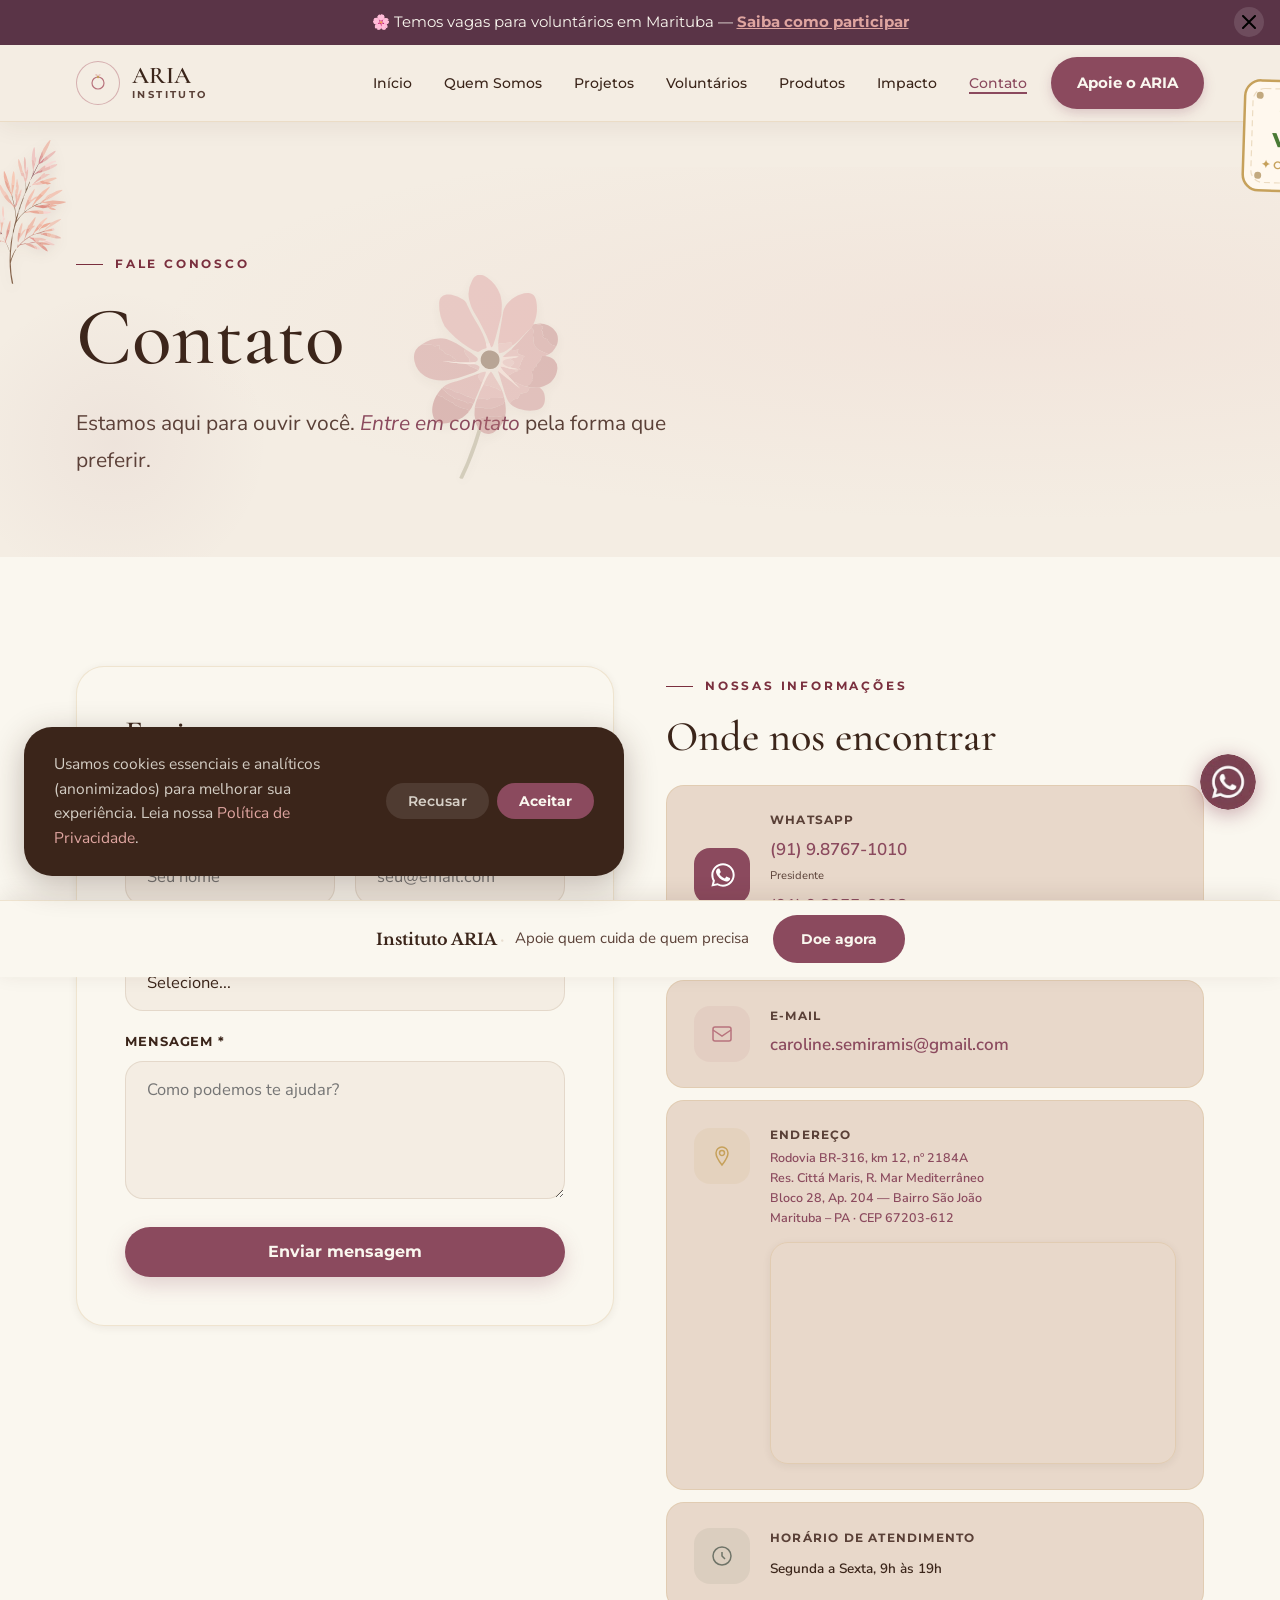
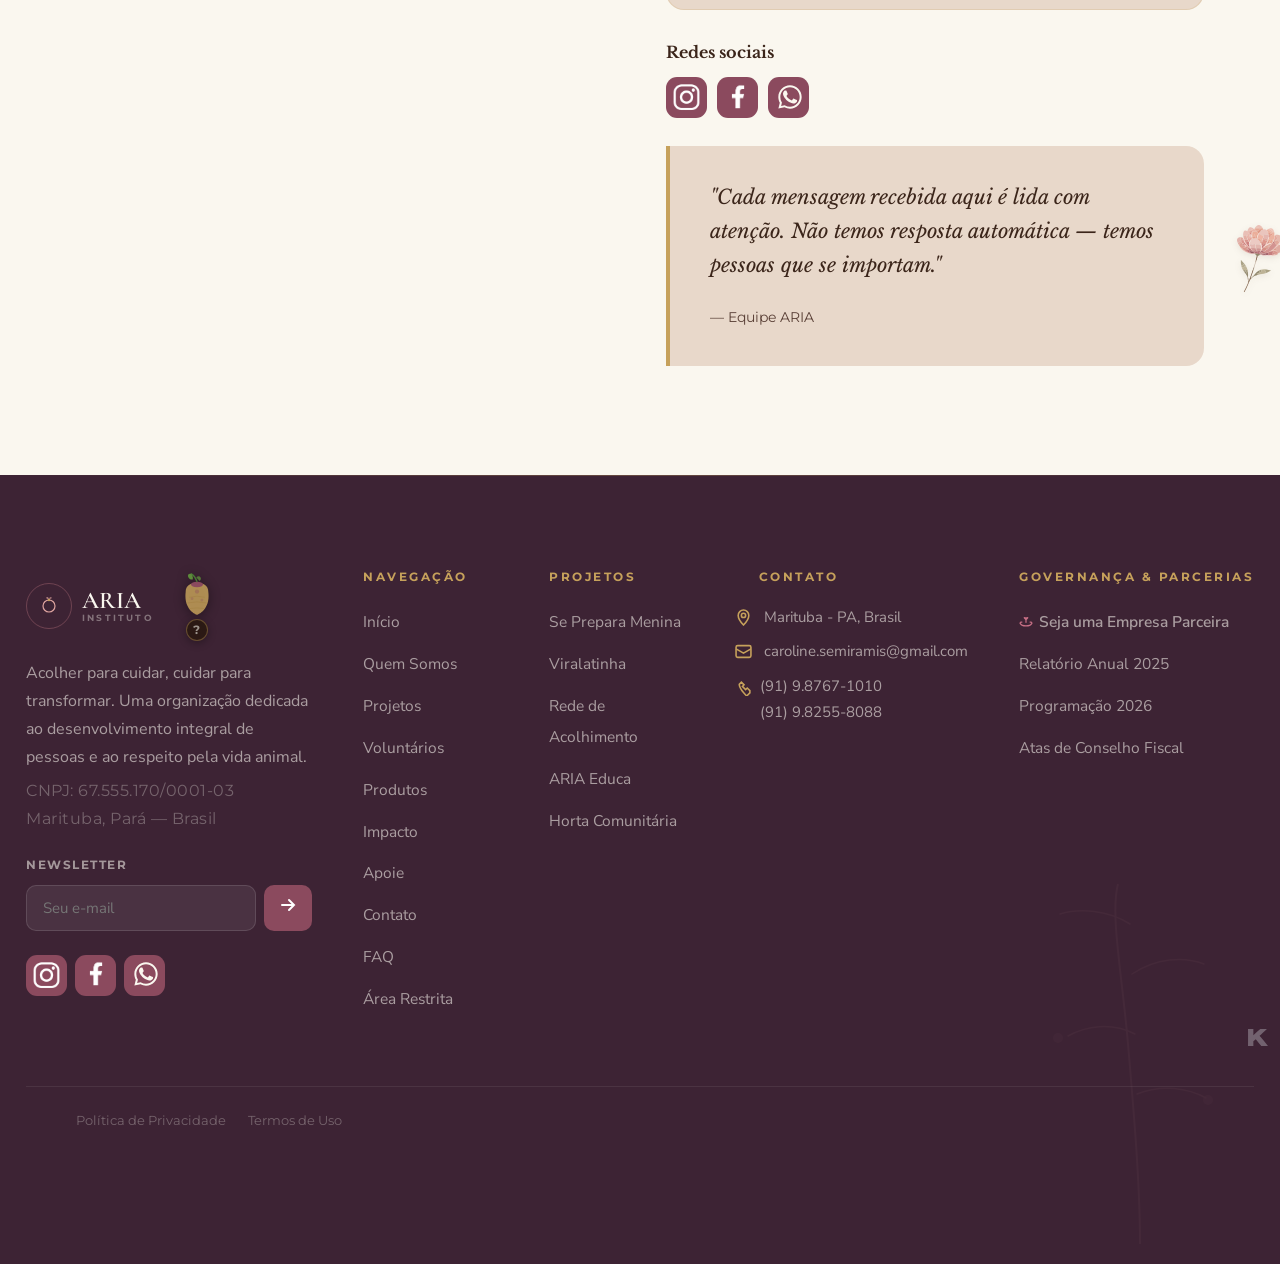
<file: contato.html>
<!DOCTYPE html><html lang="pt-BR"><head><meta charset="UTF-8"><meta name="build-version" content="202607271522"><meta name="viewport" content="width=device-width, initial-scale=1.0"><meta name="description" content="Instituto ARIA — Acolher para cuidar, cuidar para transformar. ONG em Marituba, Pará, dedicada ao desenvolvimento integral de mulheres, famílias e proteção animal."><title>Contato — Instituto ARIA</title><link rel="preconnect" href="https://fonts.googleapis.com"><link rel="preconnect" href="https://fonts.gstatic.com" crossorigin><link rel="preload" href="https://fonts.googleapis.com/css2?family=Cormorant+Garamond:ital,wght@0,300;0,400;0,500;0,600;1,300;1,400;1,500&family=Libre+Baskerville:ital,wght@0,400;0,700;1,400&family=Nunito+Sans:opsz,wght@6..12,300;6..12,400;6..12,500;6..12,600;6..12,700&family=Montserrat:wght@400;500;600;700;800&display=swap" as="style" onload="this.onload=null;this.rel='stylesheet'"><noscript><link rel="stylesheet" href="https://fonts.googleapis.com/css2?family=Cormorant+Garamond:ital,wght@0,300;0,400;0,500;0,600;1,300;1,400;1,500&family=Libre+Baskerville:ital,wght@0,400;0,700;1,400&family=Nunito+Sans:opsz,wght@6..12,300;6..12,400;6..12,500;6..12,600;6..12,700&family=Montserrat:wght@400;500;600;700;800&display=swap"></noscript><link rel="stylesheet" href="css/main.css?v=202607271522"><style>.plant-zone{position:relative;overflow:visible}.sprite-defs{position:absolute;width:0;height:0;overflow:hidden}.plant-point{position:absolute;width:0;height:0;pointer-events:none;z-index:9999}.plant-point .plant-slot{position:absolute;left:0;bottom:0;width:46px;margin-left:-23px;pointer-events:auto;cursor:pointer}.plant-graphic{width:100%;height:auto;display:block;transform-origin:bottom center;transform:scale(1,0);opacity:0;transition:transform .9s cubic-bezier(.34, 1.56, .64, 1),opacity .5s ease-out;filter:drop-shadow(0 2px 3px rgba(59,37,26,.1))}.plant-graphic.born{opacity:1;transform:scale(var(--size-scale,1));animation:aria-plant-sway var(--sway-dur,4s) ease-in-out infinite;animation-delay:var(--sway-delay, 0s)}@keyframes aria-plant-sway{0%,100%{rotate:-2.2deg}50%{rotate:2.2deg}}.plant-graphic.clicked{animation:aria-plant-shake .5s ease!important}@keyframes aria-plant-shake{0%{rotate:-2deg}20%{rotate:10deg}40%{rotate:-8deg}60%{rotate:6deg}80%{rotate:-4deg}100%{rotate:-2deg}}@media (hover:hover) and (pointer:fine){.plant-point:not(.deco) .plant-slot:hover .plant-graphic.born{animation:aria-plant-shake .5s ease!important}}.plant-point .plant-slot{-webkit-tap-highlight-color:transparent}.plant-point.deco .plant-slot{pointer-events:none;cursor:default}.plant-point.ghost{z-index:1}.plant-point.ghost .plant-slot{opacity:.4}.plant-point.nav-deco .plant-slot{width:28px;margin-left:-14px}.plant-slot.wide{width:72px;margin-left:-36px}.plant-point.nav-deco .plant-slot.wide{width:42px;margin-left:-21px}.nav-zone{overflow:visible}</style><style>.vine-sign-card{fill:#FFF8EE;stroke:#C6A15B;stroke-width:2.5;transition:fill .3s ease,stroke .3s ease}.vine-sign-wrapper.dragging .vine-sign-card,.vine-sign-wrapper:hover .vine-sign-card{fill:#FFF2DD;stroke:#8B4A5E}.vine-sign-text-title{font-family:Montserrat,sans-serif,Arial;font-size:13px;font-weight:700;fill:#8B4A5E;letter-spacing:2px;text-transform:uppercase;text-anchor:middle}.vine-sign-text-main{font-family:Montserrat,sans-serif,Arial;font-size:20px;font-weight:800;fill:#4A7A35;text-anchor:middle}.vine-sign-text-sub{font-family:Montserrat,sans-serif,Arial;font-size:11px;font-weight:600;fill:#C6A15B;text-anchor:middle}#vine-cta-layer{position:fixed;inset:0;width:100vw;height:100vh;pointer-events:none;z-index:850;overflow:hidden;opacity:0;transition:opacity 1.4s ease}#vine-cta-layer.vine-born{opacity:1}#vine-cta-svg{width:100%;height:100%;overflow:visible;display:block}.vine-sign-wrapper{pointer-events:auto;cursor:grab}.vine-sign-wrapper.dragging{cursor:grabbing}#vine-sign-text-layer{transition:opacity .22s ease}#vine-sign-text-layer.vine-text-fading{opacity:0}@media (max-width:768px),(hover:none) and (pointer:coarse){#vine-cta-layer{display:none}}</style></head><body data-page="contato">
<script>
  /* Carrega o sprite SVG do jardim de plantas (externo, cacheado entre páginas).
     A insercao no DOM roda em idle time (nao compete com o primeiro scroll/paint);
     plants.js so monta o jardim depois que essa promise resolver. */
  window.ARIA_spriteReady = fetch('assets/svg/plants-sprite.svg?v=202607271200')
    .then(function (r) { return r.text(); })
    .then(function (svg) {
      return new Promise(function (resolve) {
        function insert() {
          var frag = document.createRange().createContextualFragment(svg);
          document.body.insertBefore(frag, document.body.firstChild);
          resolve();
        }
        if ('requestIdleCallback' in window) {
          requestIdleCallback(insert, { timeout: 300 });
        } else {
          setTimeout(insert, 0);
        }
      });
    })
    .catch(function () {});
</script>


<!-- ╔══════════════════════════════════╗ --><!-- ║ BARRA DE ANÚNCIO ║ --><!-- ╚══════════════════════════════════╝ --><div id="announce-bar"><span>🌸 Temos vagas para voluntários em Marituba — <a href="apoie.html">Saiba como participar</a></span><button class="ann-close" onclick="this.parentElement.style.display='none'; updateNavTop();" aria-label="Fechar anúncio"><svg width="14" height="14" viewBox="0 0 14 14" fill="none" stroke="currentColor" stroke-width="2" stroke-linecap="round"><path d="M1 1l12 12M13 1L1 13"/></svg></button></div><!-- ╔══════════════════════════════════╗ --><!-- ║ NAV STICKY ║ --><!-- ╚══════════════════════════════════╝ --><nav id="sticky-nav" role="navigation" aria-label="Navegação principal" class="plant-zone nav-zone"><div class="nav-inner"><a href="index.html" class="nav-logo" aria-label="Página inicial Instituto ARIA"><div class="nav-logo-icon"><svg width="22" height="22" viewBox="0 0 22 22" fill="none"><circle cx="11" cy="11" r="6" stroke="#B8737D" stroke-width="1.2"/><path d="M11 5 C11 2 9 1 8 3 C10 4 10.5 5.5 11 5Z" fill="#DFA5A0" fill-opacity=".6"/><path d="M11 5 C11 2 13 1 14 3 C12 4 11.5 5.5 11 5Z" fill="#DFA5A0" fill-opacity=".5"/><circle cx="11" cy="5" r="1.2" fill="#C6A15B"/></svg></div><div class="nav-logo-text">ARIA<small>Instituto</small></div></a><div class="nav-links" id="nav-links"><a href="index.html" class="nav-link" role="button" tabindex="0">Início</a><a href="quem-somos.html" class="nav-link" role="button" tabindex="0">Quem Somos</a><a href="projetos.html" class="nav-link" role="button" tabindex="0">Projetos</a><a href="voluntarios.html" id="nav-voluntarios" class="nav-link" role="button" tabindex="0">Volunt&aacute;rios</a><a href="produtos.html" class="nav-link" role="button" tabindex="0">Produtos</a><a href="impacto.html" class="nav-link" role="button" tabindex="0">Impacto</a><a href="contato.html" class="nav-link" role="button" tabindex="0">Contato</a><a href="apoie.html" class="nav-cta" id="nav-apoie-cta">Apoie o ARIA</a></div><button class="hamburger" onclick="openMobile()" aria-label="Abrir menu" aria-expanded="false"><svg width="22" height="16" viewBox="0 0 22 16" fill="none" stroke="#3B251A" stroke-width="1.8" stroke-linecap="round"><path d="M0 1h22M0 8h16M0 15h22"/></svg></button></div></nav><!-- ╔══════════════════════════════════╗ --><!-- ║ MOBILE OVERLAY ║ --><!-- ╚══════════════════════════════════╝ --><div id="mobile-overlay" role="dialog" aria-modal="true" aria-label="Menu de navegação"><button class="overlay-close" onclick="closeMobile()" aria-label="Fechar menu"><svg width="18" height="18" viewBox="0 0 18 18" fill="none" stroke="white" stroke-width="2" stroke-linecap="round"><path d="M1 1l16 16M17 1L1 17"/></svg></button><nav class="overlay-nav" aria-label="Navegação mobile"><a href="index.html" role="button" tabindex="0">Início</a><a href="quem-somos.html" role="button" tabindex="0">Quem Somos</a><a href="projetos.html" role="button" tabindex="0">Projetos</a><a href="produtos.html" role="button" tabindex="0">Produtos</a><a href="voluntarios.html" role="button" tabindex="0">Volunt&aacute;rios</a><a href="impacto.html" role="button" tabindex="0">Impacto</a><a href="contato.html" role="button" tabindex="0">Contato</a></nav><a href="apoie.html" class="btn-gold overlay-cta" style="font-size:17px;padding:16px 40px;">Apoie o ARIA ✦</a><p class="overlay-contact" style="margin-top:30px;"><a href="https://wa.me/5591987671010" target="_blank" rel="noopener">WhatsApp: (91) 9.8767-1010</a></p><!-- Botanical decoration — apenas no rodapé do menu --><div id="sway-slow-zone-1" style="position:absolute;bottom:0;left:0;right:0;height:200px;pointer-events:none;overflow:visible;" class="plant-zone sway-slow-zone" data-plant-sym="plant-slow-1"></div></div><!-- ╔══════════════════════════════════╗ --><!-- ║ PÁGINA: HOME ║ --><!-- ╚══════════════════════════════════╝ --><div id="page-contato" class="page active"><div class="page-spacer"></div><section class="page-hero plant-zone"><div class="page-hero-bg-orb" aria-hidden="true"></div><div class="container"><div class="eyebrow">Fale conosco</div><h1>Contato</h1><p>Estamos aqui para ouvir você. <em>Entre em contato</em> pela forma que preferir.</p></div></section><section class="section plant-zone" style="background:var(--aria-ivory);" aria-labelledby="cont-main-h"><div class="container"><div class="grid-2" style="align-items:start;gap:52px;"><!-- Formulário --><div class="form-card fade-up"><h3 id="cont-main-h">Envie sua mensagem</h3><p class="form-lead">Respondemos em até 48 horas nos dias úteis.</p><form action="mailto:caroline.semiramis@gmail.com" method="POST" enctype="text/plain"><div class="form-row"><div class="form-group"><label for="c-nome">Nome *</label><input type="text" id="c-nome" name="nome" required placeholder="Seu nome" autocomplete="name"></div><div class="form-group"><label for="c-email">E-mail *</label><input type="email" id="c-email" name="email" required placeholder="seu@email.com" autocomplete="email"></div></div><div class="form-group"><label for="c-assunto">Assunto</label><select id="c-assunto" name="assunto"><option value="">Selecione...</option><option>Quero fazer uma doação</option><option>Quero ser voluntário</option><option>Parceria institucional</option><option>Imprensa</option><option>Quero ser atendido(a)</option><option>Outro</option></select></div><div class="form-group"><label for="c-msg">Mensagem *</label><textarea id="c-msg" name="mensagem" required placeholder="Como podemos te ajudar?"></textarea></div><button type="submit" class="btn-primary form-submit">Enviar mensagem</button></form></div><!-- Info de contato --><div class="fade-up delay-1"><div class="eyebrow">Nossas informações</div><h3 style="margin-bottom:24px;">Onde nos encontrar</h3><div style="display:flex;flex-direction:column;gap:12px;margin-bottom:32px;"><div class="contact-card"><div class="contact-card-icon" style="background:var(--aria-wine);padding:0;" aria-hidden="true"><svg xmlns="http://www.w3.org/2000/svg" viewBox="0 0 24 24" fill="white" aria-hidden="true" class="social-icon-wa"><path d="M17.472 14.382c-.297-.149-1.758-.867-2.03-.967-.273-.099-.471-.148-.67.15-.197.297-.767.966-.94 1.164-.173.199-.347.223-.644.075-.297-.15-1.255-.463-2.39-1.475-.883-.788-1.48-1.761-1.653-2.059-.173-.297-.018-.458.13-.606.134-.133.298-.347.446-.52.149-.174.198-.298.298-.497.099-.198.05-.371-.025-.52-.075-.149-.669-1.612-.916-2.207-.242-.579-.487-.5-.669-.51-.173-.008-.371-.01-.57-.01-.198 0-.52.074-.792.372-.272.297-1.04 1.016-1.04 2.479 0 1.462 1.065 2.875 1.213 3.074.149.198 2.096 3.2 5.077 4.487.709.306 1.262.489 1.694.625.712.227 1.36.195 1.871.118.571-.085 1.758-.719 2.006-1.413.248-.694.248-1.289.173-1.413-.074-.124-.272-.198-.57-.347z"/><path d="M12.004 2.003C6.477 2.003 2 6.48 2 12.008c0 1.77.462 3.433 1.268 4.88L2.05 21.949l5.205-1.197A9.955 9.955 0 0012.004 22c5.526 0 10.003-4.477 10.003-10.004C22.007 6.478 17.53 2.003 12.004 2.003zm0 18.343a8.293 8.293 0 01-4.228-1.156l-.303-.18-3.088.71.734-3.007-.197-.309A8.292 8.292 0 013.71 12.008c0-4.578 3.724-8.303 8.294-8.303 4.571 0 8.296 3.725 8.296 8.303 0 4.578-3.725 8.338-8.296 8.338z"/></svg></div><div><div class="contact-card-label">WhatsApp</div><a class="contact-card-value" href="https://wa.me/5591987671010" target="_blank" rel="noopener">(91) 9.8767-1010</a><div style="font-size:11px;color:var(--aria-muted);margin-top:2px;">Presidente</div><a class="contact-card-value" href="https://wa.me/5591982558088" target="_blank" rel="noopener" style="margin-top:6px;display:block;">(91) 9.8255-8088</a><div style="font-size:11px;color:var(--aria-muted);margin-top:2px;">Vice-presidente</div></div></div><div class="contact-card"><div class="contact-card-icon" style="background:rgba(184,115,125,.1);" aria-hidden="true"><svg width="22" height="22" viewBox="0 0 22 22" fill="none" stroke="#B8737D" stroke-width="1.5"><rect x="2" y="4" width="18" height="14" rx="2"/><path d="M2 7l9 6 9-6"/></svg></div><div><div class="contact-card-label">E-mail</div><a class="contact-card-value" href="mailto:caroline.semiramis@gmail.com">caroline.semiramis@gmail.com</a></div></div><div class="contact-card" style="align-items:flex-start;"><div class="contact-card-icon" style="background:rgba(198,161,91,.1);margin-top:2px;" aria-hidden="true"><svg width="22" height="22" viewBox="0 0 22 22" fill="none" stroke="#C6A15B" stroke-width="1.5"><path d="M11 2C7.69 2 5 4.69 5 8c0 4.5 6 12 6 12s6-7.5 6-12c0-3.31-2.69-6-6-6zm0 8.5a2.5 2.5 0 110-5 2.5 2.5 0 010 5z"/></svg></div><div style="flex:1;"><div class="contact-card-label">Endereço</div><a href="https://www.google.com/maps/search/?api=1&query=Rodovia+BR-316+km+12+2184A+Residencial+Citt%C3%A1+Maris+Rua+Mar+Mediterr%C3%A2neo+Bloco+28+Marituba+PA"
 target="_blank" rel="noopener"
 class="contact-card-value"
 style="font-size:12.5px;line-height:1.6;display:block;margin-bottom:14px;">
 Rodovia BR-316, km 12, nº 2184A<br>
 Res. Cittá Maris, R. Mar Mediterrâneo<br>
 Bloco 28, Ap. 204 — Bairro São João<br>
 Marituba – PA · CEP 67203-612
 </a><!-- Mapa incorporado --><div style="border-radius:var(--r-md);overflow:hidden;border:1px solid var(--aria-border-gold);box-shadow:var(--shadow-sm);"><iframe
 src="https://maps.google.com/maps?q=Rodovia+BR-316,+km+12,+n%C2%BA+2184A,+Residencial+Citt%C3%A1+Maris,+Marituba,+PA,+67203-612&output=embed&z=16"
 width="100%" height="220" style="border:0;display:block;" allowfullscreen=""
 loading="lazy" referrerpolicy="no-referrer-when-downgrade"
 title="Localização do Instituto ARIA no Google Maps"></iframe></div></div></div><div class="contact-card"><div class="contact-card-icon" style="background:rgba(111,116,104,.1);" aria-hidden="true"><svg width="22" height="22" viewBox="0 0 22 22" fill="none" stroke="#6F7468" stroke-width="1.5"><circle cx="11" cy="11" r="9"/><path d="M11 7v4l3 3"/></svg></div><div><div class="contact-card-label">Horário de atendimento</div><span class="contact-card-value" style="font-size:13.5px;color:var(--aria-brown);">Segunda a Sexta, 9h às 19h</span></div></div></div><!-- Social --><h4 style="font-size:16px;margin-bottom:14px;">Redes sociais</h4><div style="display:flex;gap:10px;"><a href="https://instagram.com/instituto.aria.ia" target="_blank" rel="noopener" class="social-btn" aria-label="Instagram do Instituto ARIA" style="background:var(--aria-wine);"><img src="assets/img/icones/instagram.webp" width="150" height="150" alt="" aria-hidden="true" class="social-icon-ig"/></a><a href="https://facebook.com/instituto.aria.ia" target="_blank" rel="noopener" class="social-btn" aria-label="Facebook do Instituto ARIA" style="background:var(--aria-wine);"><img src="assets/img/icones/facebook.webp" width="150" height="150" alt="" aria-hidden="true" class="social-icon-fb"/></a><a href="https://wa.me/5591987671010" target="_blank" rel="noopener" class="social-btn" aria-label="WhatsApp do Instituto ARIA" style="background:var(--aria-wine);"><svg xmlns="http://www.w3.org/2000/svg" viewBox="0 0 24 24" fill="white" aria-hidden="true" class="social-icon-wa"><path d="M17.472 14.382c-.297-.149-1.758-.867-2.03-.967-.273-.099-.471-.148-.67.15-.197.297-.767.966-.94 1.164-.173.199-.347.223-.644.075-.297-.15-1.255-.463-2.39-1.475-.883-.788-1.48-1.761-1.653-2.059-.173-.297-.018-.458.13-.606.134-.133.298-.347.446-.52.149-.174.198-.298.298-.497.099-.198.05-.371-.025-.52-.075-.149-.669-1.612-.916-2.207-.242-.579-.487-.5-.669-.51-.173-.008-.371-.01-.57-.01-.198 0-.52.074-.792.372-.272.297-1.04 1.016-1.04 2.479 0 1.462 1.065 2.875 1.213 3.074.149.198 2.096 3.2 5.077 4.487.709.306 1.262.489 1.694.625.712.227 1.36.195 1.871.118.571-.085 1.758-.719 2.006-1.413.248-.694.248-1.289.173-1.413-.074-.124-.272-.198-.57-.347z"/><path d="M12.004 2.003C6.477 2.003 2 6.48 2 12.008c0 1.77.462 3.433 1.268 4.88L2.05 21.949l5.205-1.197A9.955 9.955 0 0012.004 22c5.526 0 10.003-4.477 10.003-10.004C22.007 6.478 17.53 2.003 12.004 2.003zm0 18.343a8.293 8.293 0 01-4.228-1.156l-.303-.18-3.088.71.734-3.007-.197-.309A8.292 8.292 0 013.71 12.008c0-4.578 3.724-8.303 8.294-8.303 4.571 0 8.296 3.725 8.296 8.303 0 4.578-3.725 8.338-8.296 8.338z"/></svg></a></div><div class="blockquote-card" style="margin-top:28px;"><blockquote>"Cada mensagem recebida aqui é lida com atenção. Não temos resposta automática — temos pessoas que se importam."</blockquote><cite>— Equipe ARIA</cite></div></div></div></div></section></div><!-- /page-contato --><!-- ╔══════════════════════════════════╗ --><!-- ║ PÁGINA: ÁREA RESTRITA ║ --><!-- ╚══════════════════════════════════╝ --><footer role="contentinfo" class="plant-zone footer-zone"><!-- Botanical bg decoration --><div class="footer-bg-botanical" aria-hidden="true"><svg width="320" height="380" viewBox="0 0 320 380" fill="none"><path d="M160 370 C160 310 154 240 148 170 C142 100 130 40 138 10" stroke="#DFA5A0" stroke-width="2"/><path d="M150 50 C128 36 100 34 80 40" stroke="#DFA5A0" stroke-width="1.5" stroke-linecap="round"/><path d="M152 100 C176 84 204 82 224 90" stroke="#DFA5A0" stroke-width="1.5" stroke-linecap="round"/><path d="M155 160 C131 148 106 152 88 162" stroke="#DFA5A0" stroke-width="1.5" stroke-linecap="round"/><path d="M157 220 C182 210 208 214 226 224" stroke="#DFA5A0" stroke-width="1.5" stroke-linecap="round"/><circle cx="78" cy="164" r="5" fill="#DFA5A0" fill-opacity=".6"/><circle cx="228" cy="226" r="5" fill="#DFA5A0" fill-opacity=".6"/></svg></div><div class="container-wide" style="position:relative;z-index:2;"><div class="footer-grid"><!-- Marca --><div class="footer-brand"><div class="footer-wm"><div class="footer-wm-icon"><svg width="22" height="22" viewBox="0 0 22 22" fill="none"><circle cx="11" cy="11" r="6" stroke="#DFA5A0" stroke-width="1.2"/><path d="M11 5 C11 2 9 1 8 3 C10 4 10.5 5.5 11 5Z" fill="#DFA5A0" fill-opacity=".7"/><path d="M11 5 C11 2 13 1 14 3 C12 4 11.5 5.5 11 5Z" fill="#DFA5A0" fill-opacity=".6"/><circle cx="11" cy="5" r="1.2" fill="#C6A15B"/></svg></div><div class="footer-wm-text">ARIA<small>Instituto</small></div><div id="seed-bag-container"><div id="seed-bag-btn" role="button" tabindex="0"
 aria-label="Clique duas vezes para pegar uma semente e plantá-la na página"><svg id="seed-bag-svg" viewBox="0 -4 48 62" xmlns="http://www.w3.org/2000/svg" aria-hidden="true"><path d="M8 26 C5 52 24 58 24 58 C24 58 43 52 40 26 C40 16 33 13 24 13 C15 13 8 16 8 26Z" fill="#C6A15B" opacity=".85"/><path d="M13 33 Q24 30 35 33" stroke="#9A7535" stroke-width=".8" fill="none" opacity=".5"/><path d="M11 41 Q24 38 37 41" stroke="#9A7535" stroke-width=".8" fill="none" opacity=".5"/><path d="M13 49 Q24 47 35 49" stroke="#9A7535" stroke-width=".8" fill="none" opacity=".5"/><circle cx="24" cy="25" r="3" fill="#8B4A5E" opacity=".35"/><circle cx="17" cy="35" r="2" fill="#8B4A5E" opacity=".28"/><circle cx="31" cy="37" r="2" fill="#8B4A5E" opacity=".28"/><ellipse cx="24" cy="15" rx="8.5" ry="4" fill="#8B4A5E"/><path d="M24 11 Q22 4 16 0" stroke="#4A7A35" stroke-width="1.7" fill="none" stroke-linecap="round"/><path d="M16 0 C8 -2 11 9 18 8 C19 4 16 0 16 0Z" fill="#5D8B3A"/><path d="M23 5 C27 1 32 6 28 10 C26 8 23 5 23 5Z" fill="#5D8B3A" opacity=".8"/></svg></div><button id="seed-help-btn" aria-label="Como usar o broto de semente">?</button><div id="seed-help-tooltip" role="tooltip" aria-hidden="true"><div class="tip-title">🌱 Plante uma semente</div><ol><li>Clique duas vezes no broto para pegar uma semente.</li><li>Arraste-a para qualquer local do site.</li><li>Clique duas vezes no local escolhido para plantar.</li></ol></div></div></div><p>Acolher para cuidar, cuidar para transformar. Uma organização dedicada ao desenvolvimento integral de pessoas e ao respeito pela vida animal.</p><p class="footer-cnpj">CNPJ: 67.555.170/0001-03<br>Marituba, Pará — Brasil</p><div class="footer-newsletter"><p>Newsletter</p><div class="footer-nl-form"><input type="email" placeholder="Seu e-mail" aria-label="E-mail para newsletter"><button aria-label="Assinar newsletter"><svg width="16" height="16" viewBox="0 0 16 16" fill="none" stroke="white" stroke-width="2" stroke-linecap="round"><path d="M2 8h12M9 3l5 5-5 5"/></svg></button></div></div><div class="footer-social" aria-label="Redes sociais" style="margin-top:24px;"><a class="social-btn" href="https://instagram.com/instituto.aria.ia" target="_blank" rel="noopener" aria-label="Instagram" style="background:var(--aria-wine);"><img src="assets/img/icones/instagram.webp" width="150" height="150" alt="" aria-hidden="true" class="social-icon-ig"/></a><a class="social-btn" href="https://facebook.com/instituto.aria.ia" target="_blank" rel="noopener" aria-label="Facebook" style="background:var(--aria-wine);"><img src="assets/img/icones/facebook.webp" width="150" height="150" alt="" aria-hidden="true" class="social-icon-fb"/></a><a class="social-btn" href="https://wa.me/5591987671010" target="_blank" rel="noopener" aria-label="WhatsApp" style="background:var(--aria-wine);"><svg xmlns="http://www.w3.org/2000/svg" viewBox="0 0 24 24" fill="white" aria-hidden="true" class="social-icon-wa"><path d="M17.472 14.382c-.297-.149-1.758-.867-2.03-.967-.273-.099-.471-.148-.67.15-.197.297-.767.966-.94 1.164-.173.199-.347.223-.644.075-.297-.15-1.255-.463-2.39-1.475-.883-.788-1.48-1.761-1.653-2.059-.173-.297-.018-.458.13-.606.134-.133.298-.347.446-.52.149-.174.198-.298.298-.497.099-.198.05-.371-.025-.52-.075-.149-.669-1.612-.916-2.207-.242-.579-.487-.5-.669-.51-.173-.008-.371-.01-.57-.01-.198 0-.52.074-.792.372-.272.297-1.04 1.016-1.04 2.479 0 1.462 1.065 2.875 1.213 3.074.149.198 2.096 3.2 5.077 4.487.709.306 1.262.489 1.694.625.712.227 1.36.195 1.871.118.571-.085 1.758-.719 2.006-1.413.248-.694.248-1.289.173-1.413-.074-.124-.272-.198-.57-.347z"/><path d="M12.004 2.003C6.477 2.003 2 6.48 2 12.008c0 1.77.462 3.433 1.268 4.88L2.05 21.949l5.205-1.197A9.955 9.955 0 0012.004 22c5.526 0 10.003-4.477 10.003-10.004C22.007 6.478 17.53 2.003 12.004 2.003zm0 18.343a8.293 8.293 0 01-4.228-1.156l-.303-.18-3.088.71.734-3.007-.197-.309A8.292 8.292 0 013.71 12.008c0-4.578 3.724-8.303 8.294-8.303 4.571 0 8.296 3.725 8.296 8.303 0 4.578-3.725 8.338-8.296 8.338z"/></svg></a></div></div><!-- Menu --><div class="footer-col footer-nav-col"><h2>Navegação</h2><ul><li><a href="index.html" role="button" tabindex="0">Início</a></li><li><a href="quem-somos.html" role="button" tabindex="0">Quem Somos</a></li><li><a href="projetos.html" role="button" tabindex="0">Projetos</a></li><li><a href="voluntarios.html" role="button" tabindex="0">Volunt&aacute;rios</a></li><li><a href="produtos.html" role="button" tabindex="0">Produtos</a></li><li><a href="impacto.html" role="button" tabindex="0">Impacto</a></li><li><a href="apoie.html" role="button" tabindex="0">Apoie</a></li><li><a href="contato.html" role="button" tabindex="0">Contato</a></li><li><a href="faq.html" role="button" tabindex="0">FAQ</a></li><li><a href="restrita.html" role="button" tabindex="0">Área Restrita</a></li></ul></div><!-- Projetos --><div class="footer-col footer-projetos-col"><h2><a href="projetos.html" role="button" tabindex="0" class="footer-col-title-link">Projetos</a></h2><ul><li><a href="projetos.html" role="button" tabindex="0">Se Prepara Menina</a></li><li><a href="projetos.html" role="button" tabindex="0">Viralatinha</a></li><li><a href="projetos.html" role="button" tabindex="0">Rede de Acolhimento</a></li><li><a href="projetos.html" role="button" tabindex="0">ARIA Educa</a></li><li><a href="projetos.html" role="button" tabindex="0">Horta Comunitária</a></li></ul></div><!-- Contato + newsletter --><!-- Contato --><div class="footer-col footer-contato-col"><h2 style="padding-left:24px;"><a href="contato.html" role="button" tabindex="0" class="footer-col-title-link">Contato</a></h2><div class="footer-contact-item"><svg viewBox="0 0 16 16"><path d="M8 1C5.24 1 3 3.24 3 6c0 3.75 5 9 5 9s5-5.25 5-9c0-2.76-2.24-5-5-5zm0 7a2 2 0 1 1 0-4 2 2 0 0 1 0 4z"/></svg><span>Marituba - PA, Brasil</span></div><div class="footer-contact-item"><svg viewBox="0 0 16 16"><rect x="1" y="2.5" width="14" height="11" rx="1.5"/><path d="M1 5.5l7 4 7-4"/></svg><a href="mailto:caroline.semiramis@gmail.com">caroline.semiramis@gmail.com</a></div><div class="footer-contact-item" style="display: flex; align-items: flex-start; gap: 8px;"><svg viewBox="0 0 16 16" width="16" height="16" style="margin-top: 4px;"><path d="M14 11l-2.5-2.5-1.5 1.5c-1-1-2-2-3-3l1.5-1.5L6 3 4 5c0 4 7 11 7 11l3-3z"/></svg><div style="display: flex; flex-direction: column; gap: 4px;"><a href="https://wa.me/5591987671010" target="_blank" rel="noopener">(91) 9.8767-1010</a><a href="https://wa.me/5591982558088" target="_blank" rel="noopener">(91) 9.8255-8088</a></div></div></div><div class="footer-col footer-gov-col"><h2><a href="governanca.html" role="button" tabindex="0" class="footer-col-title-link">Governan&ccedil;a &amp; Parcerias</a></h2><ul><li><a href="parceria.html" role="button" tabindex="0" class="footer-link-partner"><svg class="footer-partner-icon" viewBox="0 0 16 16" aria-hidden="true"><path d="M1.3 9.6c1.1 1.9 3.1 2.9 6.7 2.9s5.6-1 6.7-2.9M1.3 9.6c-.1-1 .8-1.9 1.9-1.4M14.7 9.6c.1-1-.8-1.9-1.9-1.4M8 8.4V3.2M8 5.4C8 3.4 6.8 2.4 6 3.2c.8.8 1.3 1.4 2 2.2zm0 0c0-2 1.2-3 2-2.2-.8.8-1.3 1.4-2 2.2z"/></svg> Seja uma Empresa Parceira</a></li><li><a href="governanca.html#relatorio" role="button" tabindex="0">Relatório Anual 2025</a></li><li><a href="governanca.html#programacao" role="button" tabindex="0">Programação 2026</a></li><li><a href="governanca.html#atas" role="button" tabindex="0">Atas de Conselho Fiscal</a></li></ul></div></div><!-- Footer bottom --><div class="footer-bottom"><div class="footer-bottom-links"><a href="privacidade.html" role="button" tabindex="0">Política de Privacidade</a><a href="privacidade.html" role="button" tabindex="0">Termos de Uso</a></div></div></div></footer><!-- ╔══════════════════════════════════╗ --><!-- ║ FLOATING ELEMENTS ║ --><!-- ╚══════════════════════════════════╝ --><!-- WhatsApp float --><a class="wa-float" href="https://wa.me/5591987671010" target="_blank" rel="noopener" aria-label="Fale conosco pelo WhatsApp"><picture><source srcset="assets/img/icones/whatsapp.avif?v=202607271200" type="image/avif"><source srcset="assets/img/icones/whatsapp.webp?v=202607271200" type="image/webp"><img src="assets/img/icones/whatsapp.webp?v=202607271200" alt="WhatsApp" width="128" height="128" loading="lazy"/></picture></a><!-- Mobile CTA bar --><div id="mobile-cta-bar" role="complementary" aria-label="Acesso rápido"><div class="mob-cta-text"><strong>Instituto ARIA</strong>
 Apoie quem cuida de quem precisa
 </div><a href="apoie.html" class="mob-cta-btn">Doe agora</a></div><!-- Cookie banner --><div id="cookie" role="dialog" aria-label="Aviso de cookies" aria-live="polite"><p>Usamos cookies essenciais e analíticos (anonimizados) para melhorar sua experiência. Leia nossa <a href="privacidade.html" onclick="hideCookie();">Política de Privacidade</a>.</p><div class="cookie-btns"><button class="btn-decline" onclick="hideCookie()">Recusar</button><button class="btn-accept" onclick="hideCookie()">Aceitar</button></div></div><!-- ╔══════════════════════════════════╗ --><!-- ║ JAVASCRIPT ║ --><!-- ╚══════════════════════════════════╝ --><!-- ── MODAL ÚNICO — Depoimentos & Casos de Resgate ── --><div id="impact-modal-backdrop" class="impact-modal-backdrop"
 role="dialog" aria-modal="true" aria-labelledby="impact-modal-name"
 style="display:none;"><div class="impact-modal-panel" id="impact-modal-panel"><button class="impact-modal-close" id="impact-modal-close-btn" aria-label="Fechar"><svg width="14" height="14" viewBox="0 0 14 14" fill="none" stroke="currentColor" stroke-width="2" stroke-linecap="round"><line x1="1" y1="1" x2="13" y2="13"/><line x1="13" y1="1" x2="1" y2="13"/></svg></button><!-- Visual preenchido via JS --><div id="impact-modal-visual"></div><div class="impact-modal-content"><div id="impact-modal-name" class="modal-name"></div><div id="impact-modal-role" class="modal-role"></div><p id="impact-modal-text" class="modal-text"></p><div id="impact-modal-gallery" class="impact-modal-gallery" style="display:none;"></div></div></div></div><!-- ============ SELO KUPIM DIGITAL ============ --><div id="kupim-badge-wrap"><a
 id="kupim-badge"
 href="https://www.linkedin.com/in/allanlauzid/"
 target="_blank"
 rel="noopener"
 aria-label="Uma criação de Kupim Digital. Clique para falar conosco."
 ><span class="k-logo-spacer" aria-hidden="true"></span><span class="badge-text">© <span class="kupim-year">2026</span><b>Instituto ARIA</b>. Todos os direitos reservados.<br>Uma criação de <b>Kupim Digital</b>.</span></a><span class="k-logo-wrap" aria-hidden="true"><svg viewBox="0 0 80.339996 68.730003" xmlns="http://www.w3.org/2000/svg"><defs><linearGradient id="k-fill-gradient" x1="0%" y1="0%" x2="100%" y2="100%"><stop id="k-stop-1" offset="0%" stop-color="#eff3f8"/><stop id="k-stop-2" offset="100%" stop-color="#eff3f8"/></linearGradient></defs><path d="m 13.66,16.47 c 7.19,-0.43 14.44,-0.34 21.63,-0.04 -0.24,8.15 0,16.3 -0.14,24.45 C 44.4,32.62 53.53,24.22 62.99,16.19 71.94,16.35 80.9,16.03 89.85,16.38 83.67,21.31 78.35,27.2 72.22,32.19 68.1,35.71 64.48,39.82 60.09,43 71.83,56.41 82.59,70.68 93.98,84.4 91.4,85.16 88.68,84.79 86.03,84.85 79.75,84.76 73.47,85.02 67.2,84.71 59.87,75.36 52.54,66.01 44.97,56.86 c -3.63,2.59 -6.28,6.29 -9.84,9 0.14,6.27 -0.03,12.54 0.12,18.81 -7.19,0.24 -14.43,0.42 -21.61,-0.1 0.34,-22.69 0.3,-45.41 0.02,-68.1 z" transform="translate(-13.640002,-16.175853)" fill="url(#k-fill-gradient)"/></svg></span></div><!-- ============ FIM DO SELO ============ --><div id="vine-cta-layer" aria-hidden="false"><svg id="vine-cta-svg" xmlns="http://www.w3.org/2000/svg"><path id="vine-rope-outer" fill="none" stroke="#8a6b3f" stroke-width="4" stroke-linecap="round" stroke-linejoin="round" opacity=".55"/><path id="vine-rope-inner" fill="none" stroke="#5f7a45" stroke-width="2" stroke-linecap="round" stroke-linejoin="round" opacity=".7"/><g id="vine-leaves-layer"></g><g id="vine-flowers-layer"></g><g class="vine-sign-wrapper" id="vine-cta-sign" role="button" tabindex="0"
 aria-label="Faça parte, Voluntário — clique para saber mais, ou arraste para mover"><line id="vine-cord-1" stroke="#9A7535" stroke-width="2.5" stroke-dasharray="4 2"/><line id="vine-cord-2" stroke="#9A7535" stroke-width="2.5" stroke-dasharray="4 2"/><circle id="vine-cord-pin" r="5" fill="#8B4A5E"/><g id="vine-sign-card-group"><rect class="vine-sign-card" x="0" y="0" width="200" height="110" rx="16"/><rect x="8" y="8" width="184" height="94" rx="12" fill="none" stroke="#E8D5B7" stroke-width="1.2" stroke-dasharray="6 4" opacity=".8"/><circle cx="15" cy="15" r="3.5" fill="#9A7535" opacity=".6"/><circle cx="185" cy="15" r="3.5" fill="#9A7535" opacity=".6"/><circle cx="15" cy="95" r="3.5" fill="#9A7535" opacity=".6"/><circle cx="185" cy="95" r="3.5" fill="#9A7535" opacity=".6"/><g id="vine-sign-text-layer"><text id="vine-sign-title" class="vine-sign-text-title" x="100" y="38">🌱 FAÇA PARTE</text><text id="vine-sign-main" class="vine-sign-text-main" x="100" y="66">VOLUNTÁRIO</text><text id="vine-sign-sub" class="vine-sign-text-sub" x="100" y="88">✦ Clique aqui e saiba mais ✦</text></g></g></g></svg></div><!-- Moldes de folha/flor reais (extraídos de cipo-voluntarios-1/2.svg) --><svg width="0" height="0" style="position:absolute" aria-hidden="true"><defs><g id="vine-leaf-tpl-1"><path d="M0,0 C-30,-10 -50,10 -40,30 C-20,40 0,20 0,0 Z" fill="#5D8B3A"/><path d="M0,0 Q-25,10 -38,28" stroke="#A3C285" stroke-width="1.5" fill="none"/></g><g id="vine-leaf-tpl-2"><path d="M0,0 C35,-15 55,10 40,35 C15,40 -5,20 0,0 Z" fill="#4A7A35"/><path d="M0,0 Q25,10 38,32" stroke="#A3C285" stroke-width="1.5" fill="none"/></g><g id="vine-leaf-tpl-3"><path d="M0,0 C-20,35 10,65 40,50 C50,25 25,-5 0,0 Z" fill="#5D8B3A"/><path d="M0,0 Q15,30 38,47" stroke="#A3C285" stroke-width="1.5" fill="none"/></g><g id="vine-leaf-tpl-4"><path d="M0,0 C-10,-40 20,-65 45,-45 C50,-20 20,10 0,0 Z" fill="#6D9B4A" opacity=".9"/><path d="M0,0 Q25,-30 43,-43" stroke="#A3C285" stroke-width="1.5" fill="none"/></g><g id="vine-flower-tpl-1" transform="scale(0.85)"><circle cx="-8" cy="0" r="7" fill="#DFA5A0" opacity=".9"/><circle cx="8" cy="0" r="7" fill="#DFA5A0" opacity=".9"/><circle cx="0" cy="-8" r="7" fill="#DFA5A0" opacity=".9"/><circle cx="0" cy="8" r="7" fill="#DFA5A0" opacity=".9"/><circle cx="0" cy="0" r="6" fill="#8B4A5E"/><circle cx="0" cy="0" r="3" fill="#C6A15B"/></g><g id="vine-flower-tpl-2" transform="scale(0.75)"><circle cx="-7" cy="0" r="6" fill="#DFA5A0"/><circle cx="7" cy="0" r="6" fill="#DFA5A0"/><circle cx="0" cy="-7" r="6" fill="#DFA5A0"/><circle cx="0" cy="7" r="6" fill="#DFA5A0"/><circle cx="0" cy="0" r="5" fill="#8B4A5E"/><circle cx="0" cy="0" r="2.5" fill="#C6A15B"/></g></defs></svg>
<script src="js/core.js?v=202607271500"></script>
<script src="js/plants.js?v=202607271500"></script>
<script src="js/features.js?v=202607271500"></script>
<script src="js/behold.js?v=202607271500"></script>
<script src="js/vine.js?v=202607271522"></script>
<script src="js/spa-nav.js?v=202607271500"></script>
<span id="site-build-tag" title="Versão do site">v202607271522</span></body></html>
</file>
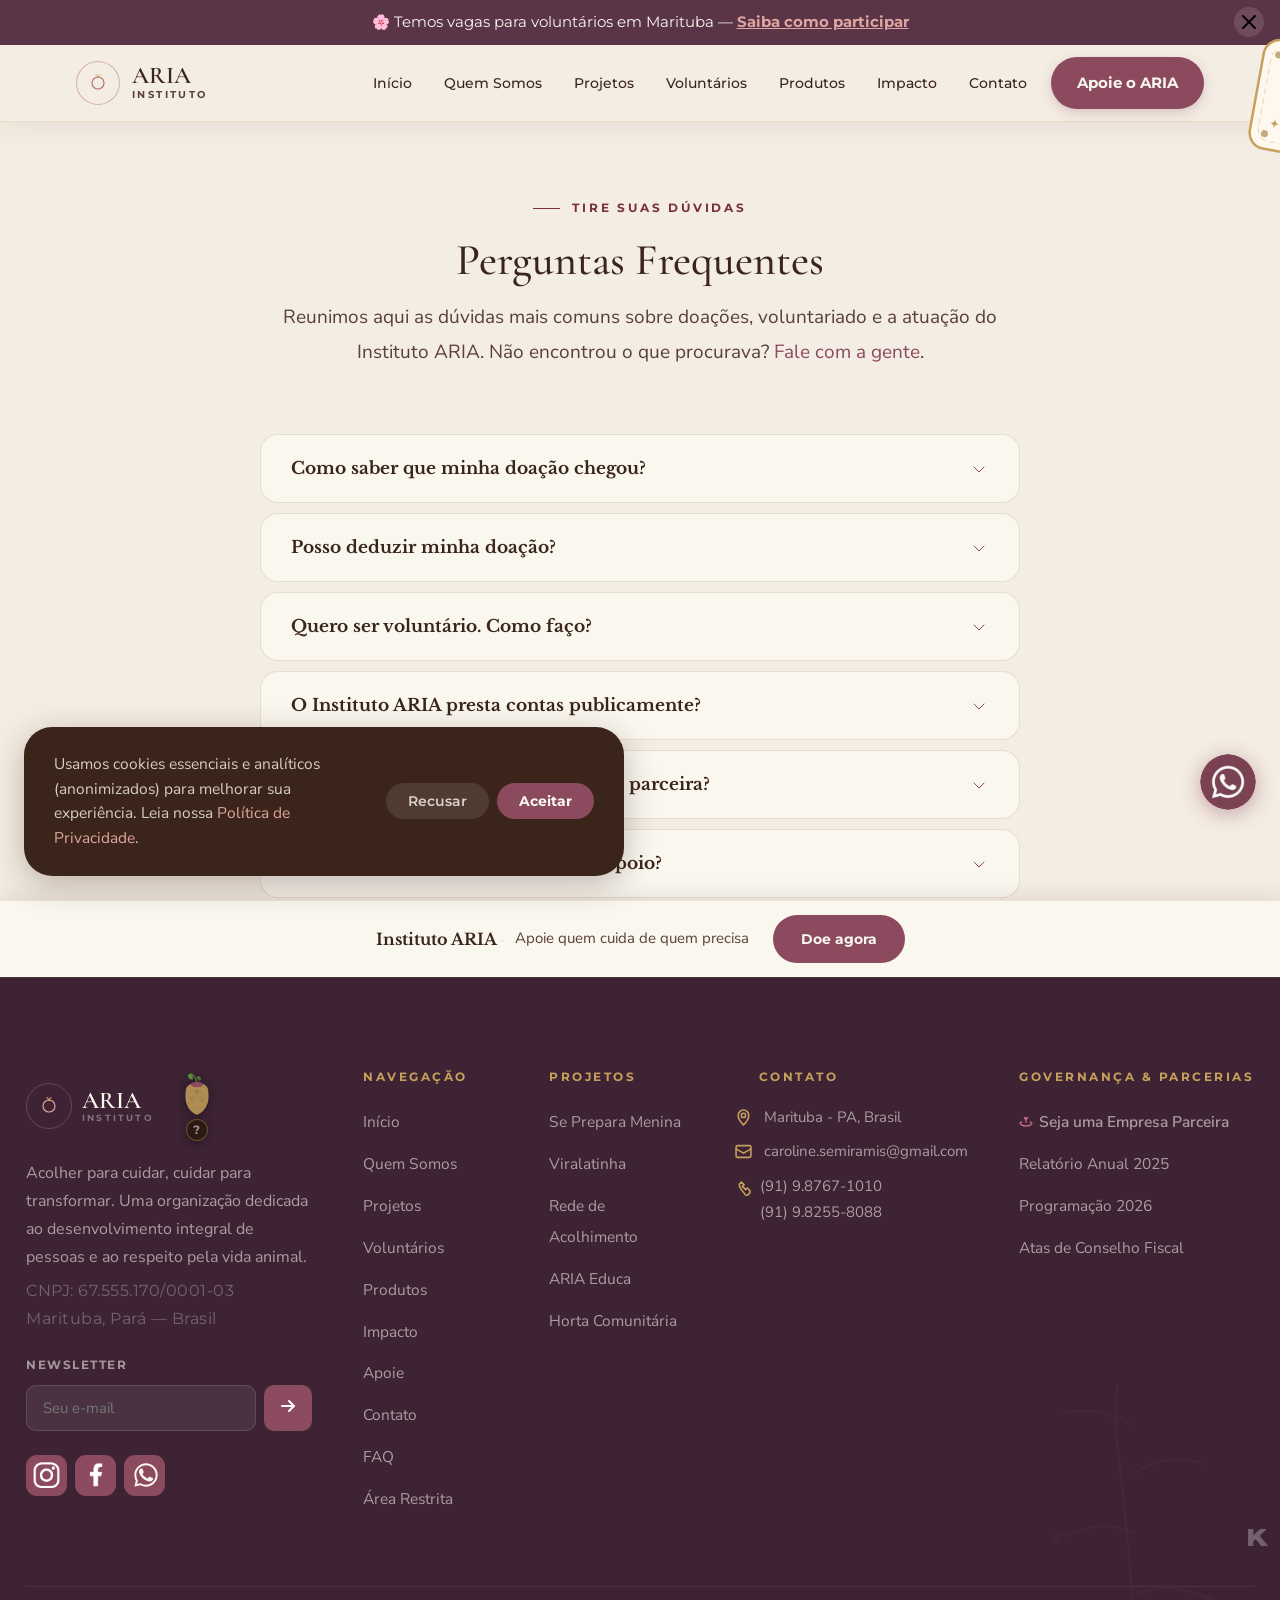
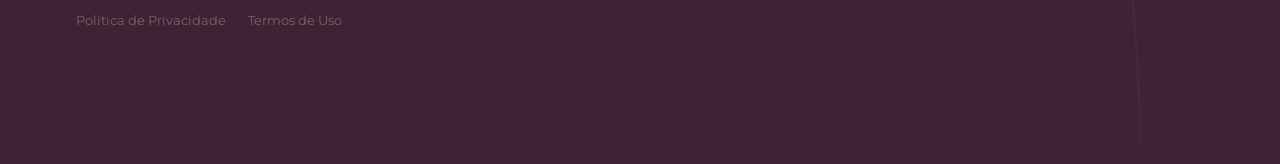
<file: faq.html>
<!DOCTYPE html><html lang="pt-BR"><head><meta charset="UTF-8"><meta name="build-version" content="202607271522"><meta name="viewport" content="width=device-width, initial-scale=1.0"><meta name="description" content="Perguntas frequentes do Instituto ARIA — dúvidas sobre doações, voluntariado e a atuação da ONG em Marituba, Pará."><title>Perguntas Frequentes — Instituto ARIA</title><link rel="preconnect" href="https://fonts.googleapis.com"><link rel="preconnect" href="https://fonts.gstatic.com" crossorigin><link rel="preload" href="https://fonts.googleapis.com/css2?family=Cormorant+Garamond:ital,wght@0,300;0,400;0,500;0,600;1,300;1,400;1,500&family=Libre+Baskerville:ital,wght@0,400;0,700;1,400&family=Nunito+Sans:opsz,wght@6..12,300;6..12,400;6..12,500;6..12,600;6..12,700&family=Montserrat:wght@400;500;600;700;800&display=swap" as="style" onload="this.onload=null;this.rel='stylesheet'"><noscript><link rel="stylesheet" href="https://fonts.googleapis.com/css2?family=Cormorant+Garamond:ital,wght@0,300;0,400;0,500;0,600;1,300;1,400;1,500&family=Libre+Baskerville:ital,wght@0,400;0,700;1,400&family=Nunito+Sans:opsz,wght@6..12,300;6..12,400;6..12,500;6..12,600;6..12,700&family=Montserrat:wght@400;500;600;700;800&display=swap"></noscript><link rel="stylesheet" href="css/main.css?v=202607271522"><style>.plant-zone{position:relative;overflow:visible}.sprite-defs{position:absolute;width:0;height:0;overflow:hidden}.plant-point{position:absolute;width:0;height:0;pointer-events:none;z-index:9999}.plant-point .plant-slot{position:absolute;left:0;bottom:0;width:46px;margin-left:-23px;pointer-events:auto;cursor:pointer}.plant-graphic{width:100%;height:auto;display:block;transform-origin:bottom center;transform:scale(1,0);opacity:0;transition:transform .9s cubic-bezier(.34, 1.56, .64, 1),opacity .5s ease-out;filter:drop-shadow(0 2px 3px rgba(59,37,26,.1))}.plant-graphic.born{opacity:1;transform:scale(var(--size-scale,1));animation:aria-plant-sway var(--sway-dur,4s) ease-in-out infinite;animation-delay:var(--sway-delay, 0s)}@keyframes aria-plant-sway{0%,100%{rotate:-2.2deg}50%{rotate:2.2deg}}.plant-graphic.clicked{animation:aria-plant-shake .5s ease!important}@keyframes aria-plant-shake{0%{rotate:-2deg}20%{rotate:10deg}40%{rotate:-8deg}60%{rotate:6deg}80%{rotate:-4deg}100%{rotate:-2deg}}@media (hover:hover) and (pointer:fine){.plant-point:not(.deco) .plant-slot:hover .plant-graphic.born{animation:aria-plant-shake .5s ease!important}}.plant-point .plant-slot{-webkit-tap-highlight-color:transparent}.plant-point.deco .plant-slot{pointer-events:none;cursor:default}.plant-point.ghost{z-index:1}.plant-point.ghost .plant-slot{opacity:.4}.plant-point.nav-deco .plant-slot{width:28px;margin-left:-14px}.plant-slot.wide{width:72px;margin-left:-36px}.plant-point.nav-deco .plant-slot.wide{width:42px;margin-left:-21px}.nav-zone{overflow:visible}</style><style>.vine-sign-card{fill:#FFF8EE;stroke:#C6A15B;stroke-width:2.5;transition:fill .3s ease,stroke .3s ease}.vine-sign-wrapper.dragging .vine-sign-card,.vine-sign-wrapper:hover .vine-sign-card{fill:#FFF2DD;stroke:#8B4A5E}.vine-sign-text-title{font-family:Montserrat,sans-serif,Arial;font-size:13px;font-weight:700;fill:#8B4A5E;letter-spacing:2px;text-transform:uppercase;text-anchor:middle}.vine-sign-text-main{font-family:Montserrat,sans-serif,Arial;font-size:20px;font-weight:800;fill:#4A7A35;text-anchor:middle}.vine-sign-text-sub{font-family:Montserrat,sans-serif,Arial;font-size:11px;font-weight:600;fill:#C6A15B;text-anchor:middle}#vine-cta-layer{position:fixed;inset:0;width:100vw;height:100vh;pointer-events:none;z-index:850;overflow:hidden;opacity:0;transition:opacity 1.4s ease}#vine-cta-layer.vine-born{opacity:1}#vine-cta-svg{width:100%;height:100%;overflow:visible;display:block}.vine-sign-wrapper{pointer-events:auto;cursor:grab}.vine-sign-wrapper.dragging{cursor:grabbing}#vine-sign-text-layer{transition:opacity .22s ease}#vine-sign-text-layer.vine-text-fading{opacity:0}@media (max-width:768px),(hover:none) and (pointer:coarse){#vine-cta-layer{display:none}}</style></head><body data-page="faq">
<script>
  /* Carrega o sprite SVG do jardim de plantas (externo, cacheado entre páginas).
     A insercao no DOM roda em idle time (nao compete com o primeiro scroll/paint);
     plants.js so monta o jardim depois que essa promise resolver. */
  window.ARIA_spriteReady = fetch('assets/svg/plants-sprite.svg?v=202607271200')
    .then(function (r) { return r.text(); })
    .then(function (svg) {
      return new Promise(function (resolve) {
        function insert() {
          var frag = document.createRange().createContextualFragment(svg);
          document.body.insertBefore(frag, document.body.firstChild);
          resolve();
        }
        if ('requestIdleCallback' in window) {
          requestIdleCallback(insert, { timeout: 300 });
        } else {
          setTimeout(insert, 0);
        }
      });
    })
    .catch(function () {});
</script>


<!-- ╔══════════════════════════════════╗ --><!-- ║ BARRA DE ANÚNCIO ║ --><!-- ╚══════════════════════════════════╝ --><div id="announce-bar"><span>🌸 Temos vagas para voluntários em Marituba — <a href="apoie.html">Saiba como participar</a></span><button class="ann-close" onclick="this.parentElement.style.display='none'; updateNavTop();" aria-label="Fechar anúncio"><svg width="14" height="14" viewBox="0 0 14 14" fill="none" stroke="currentColor" stroke-width="2" stroke-linecap="round"><path d="M1 1l12 12M13 1L1 13"/></svg></button></div><!-- ╔══════════════════════════════════╗ --><!-- ║ NAV STICKY ║ --><!-- ╚══════════════════════════════════╝ --><nav id="sticky-nav" role="navigation" aria-label="Navegação principal" class="plant-zone nav-zone"><div class="nav-inner"><a href="index.html" class="nav-logo" aria-label="Página inicial Instituto ARIA"><div class="nav-logo-icon"><svg width="22" height="22" viewBox="0 0 22 22" fill="none"><circle cx="11" cy="11" r="6" stroke="#B8737D" stroke-width="1.2"/><path d="M11 5 C11 2 9 1 8 3 C10 4 10.5 5.5 11 5Z" fill="#DFA5A0" fill-opacity=".6"/><path d="M11 5 C11 2 13 1 14 3 C12 4 11.5 5.5 11 5Z" fill="#DFA5A0" fill-opacity=".5"/><circle cx="11" cy="5" r="1.2" fill="#C6A15B"/></svg></div><div class="nav-logo-text">ARIA<small>Instituto</small></div></a><div class="nav-links" id="nav-links"><a href="index.html" class="nav-link" role="button" tabindex="0">Início</a><a href="quem-somos.html" class="nav-link" role="button" tabindex="0">Quem Somos</a><a href="projetos.html" class="nav-link" role="button" tabindex="0">Projetos</a><a href="voluntarios.html" id="nav-voluntarios" class="nav-link" role="button" tabindex="0">Volunt&aacute;rios</a><a href="produtos.html" class="nav-link" role="button" tabindex="0">Produtos</a><a href="impacto.html" class="nav-link" role="button" tabindex="0">Impacto</a><a href="contato.html" class="nav-link" role="button" tabindex="0">Contato</a><a href="apoie.html" class="nav-cta" id="nav-apoie-cta">Apoie o ARIA</a></div><button class="hamburger" onclick="openMobile()" aria-label="Abrir menu" aria-expanded="false"><svg width="22" height="16" viewBox="0 0 22 16" fill="none" stroke="#3B251A" stroke-width="1.8" stroke-linecap="round"><path d="M0 1h22M0 8h16M0 15h22"/></svg></button></div></nav><!-- ╔══════════════════════════════════╗ --><!-- ║ MOBILE OVERLAY ║ --><!-- ╚══════════════════════════════════╝ --><div id="mobile-overlay" role="dialog" aria-modal="true" aria-label="Menu de navegação"><button class="overlay-close" onclick="closeMobile()" aria-label="Fechar menu"><svg width="18" height="18" viewBox="0 0 18 18" fill="none" stroke="white" stroke-width="2" stroke-linecap="round"><path d="M1 1l16 16M17 1L1 17"/></svg></button><nav class="overlay-nav" aria-label="Navegação mobile"><a href="index.html" role="button" tabindex="0">Início</a><a href="quem-somos.html" role="button" tabindex="0">Quem Somos</a><a href="projetos.html" role="button" tabindex="0">Projetos</a><a href="produtos.html" role="button" tabindex="0">Produtos</a><a href="voluntarios.html" role="button" tabindex="0">Volunt&aacute;rios</a><a href="impacto.html" role="button" tabindex="0">Impacto</a><a href="contato.html" role="button" tabindex="0">Contato</a></nav><a href="apoie.html" class="btn-gold overlay-cta" style="font-size:17px;padding:16px 40px;">Apoie o ARIA ✦</a><p class="overlay-contact" style="margin-top:30px;"><a href="https://wa.me/5591987671010" target="_blank" rel="noopener">WhatsApp: (91) 9.8767-1010</a></p><!-- Botanical decoration — apenas no rodapé do menu --><div id="sway-slow-zone-1" style="position:absolute;bottom:0;left:0;right:0;height:200px;pointer-events:none;overflow:visible;" class="plant-zone sway-slow-zone" data-plant-sym="plant-slow-1"></div></div><!-- ╔══════════════════════════════════╗ --><!-- ║ PÁGINA: HOME ║ --><!-- ╚══════════════════════════════════╝ --><div id="page-faq" class="page active"><div style="padding-top:66px;background:var(--aria-cream);"><section class="section-sm"><div class="container"><div style="max-width:760px;margin:0 auto;"><div class="section-header fade-up"><div class="eyebrow">Tire suas dúvidas</div><h1 style="font-size:44px;margin-bottom:8px;">Perguntas Frequentes</h1><p style="color:var(--aria-muted);line-height:1.85;">Reunimos aqui as dúvidas mais comuns sobre doações, voluntariado e a atuação do Instituto ARIA. Não encontrou o que procurava? <a href="contato.html" role="button" tabindex="0" style="color:var(--aria-wine);">Fale com a gente</a>.</p></div><div style="display:flex;flex-direction:column;gap:10px;margin-top:32px;" class="fade-up delay-1" role="list"><div class="faq-item" role="listitem"><button class="faq-btn" onclick="toggleFaq(this)" aria-expanded="false">
 Como saber que minha doação chegou?
 <svg class="faq-icon" width="20" height="20" viewBox="0 0 20 20"><path d="M5 8l5 5 5-5" stroke-linecap="round" stroke-linejoin="round"/></svg></button><div class="faq-answer" aria-hidden="true"><p>Antes de confirmar o envio, confira com atenção a chave PIX, o valor e o CNPJ do Instituto ARIA exibidos na página de doação — isso evita erros de digitação ou de destinatário. Depois de enviar, você pode nos mandar o comprovante pelo WhatsApp ou e-mail para confirmarmos o recebimento e, se quiser, te contarmos como o valor está sendo usado.</p></div></div><div class="faq-item" role="listitem"><button class="faq-btn" onclick="toggleFaq(this)" aria-expanded="false">
 Posso deduzir minha doação?
 <svg class="faq-icon" width="20" height="20" viewBox="0 0 20 20"><path d="M5 8l5 5 5-5" stroke-linecap="round" stroke-linejoin="round"/></svg></button><div class="faq-answer" aria-hidden="true"><p>Depende do tipo de declaração (pessoa física ou jurídica), do enquadramento da empresa doadora e do projeto específico apoiado — as regras fiscais variam caso a caso e nem toda doação segue o mesmo tratamento. Para esclarecer se a sua situação permite dedução, entre em contato com a nossa equipe pelo WhatsApp ou e-mail e te orientamos com calma.</p></div></div><div class="faq-item" role="listitem"><button class="faq-btn" onclick="toggleFaq(this)" aria-expanded="false">
 Quero ser voluntário. Como faço?
 <svg class="faq-icon" width="20" height="20" viewBox="0 0 20 20"><path d="M5 8l5 5 5-5" stroke-linecap="round" stroke-linejoin="round"/></svg></button><div class="faq-answer" aria-hidden="true"><p>É simples:</p><p>1. Acesse a aba <a href="voluntarios.html" role="button" tabindex="0" style="color:var(--aria-wine);">Voluntários</a> no menu do site.</p><p>2. Preencha o formulário de inscrição com seus dados e a área em que gostaria de atuar.</p><p>3. Nossa equipe entra em contato para uma conversa inicial.</p><p>4. Combinamos juntos como e quando você pode começar a contribuir.</p></div></div><div class="faq-item" role="listitem"><button class="faq-btn" onclick="toggleFaq(this)" aria-expanded="false">
 O Instituto ARIA presta contas publicamente?
 <svg class="faq-icon" width="20" height="20" viewBox="0 0 20 20"><path d="M5 8l5 5 5-5" stroke-linecap="round" stroke-linejoin="round"/></svg></button><div class="faq-answer" aria-hidden="true"><p>Resposta em desenvolvimento — em breve atualizaremos esta seção.</p></div></div><div class="faq-item" role="listitem"><button class="faq-btn" onclick="toggleFaq(this)" aria-expanded="false">
 Como posso me tornar uma empresa parceira?
 <svg class="faq-icon" width="20" height="20" viewBox="0 0 20 20"><path d="M5 8l5 5 5-5" stroke-linecap="round" stroke-linejoin="round"/></svg></button><div class="faq-answer" aria-hidden="true"><p>Resposta em desenvolvimento — em breve atualizaremos esta seção.</p></div></div><div class="faq-item" role="listitem"><button class="faq-btn" onclick="toggleFaq(this)" aria-expanded="false">
 Posso acompanhar os projetos que apoio?
 <svg class="faq-icon" width="20" height="20" viewBox="0 0 20 20"><path d="M5 8l5 5 5-5" stroke-linecap="round" stroke-linejoin="round"/></svg></button><div class="faq-answer" aria-hidden="true"><p>Resposta em desenvolvimento — em breve atualizaremos esta seção.</p></div></div></div></div></div></section></div></div><!-- /page-faq --><!-- ============================================================ --><!-- PAGE: PARCERIA --><!-- ============================================================ --><footer role="contentinfo" class="plant-zone footer-zone"><!-- Botanical bg decoration --><div class="footer-bg-botanical" aria-hidden="true"><svg width="320" height="380" viewBox="0 0 320 380" fill="none"><path d="M160 370 C160 310 154 240 148 170 C142 100 130 40 138 10" stroke="#DFA5A0" stroke-width="2"/><path d="M150 50 C128 36 100 34 80 40" stroke="#DFA5A0" stroke-width="1.5" stroke-linecap="round"/><path d="M152 100 C176 84 204 82 224 90" stroke="#DFA5A0" stroke-width="1.5" stroke-linecap="round"/><path d="M155 160 C131 148 106 152 88 162" stroke="#DFA5A0" stroke-width="1.5" stroke-linecap="round"/><path d="M157 220 C182 210 208 214 226 224" stroke="#DFA5A0" stroke-width="1.5" stroke-linecap="round"/><circle cx="78" cy="164" r="5" fill="#DFA5A0" fill-opacity=".6"/><circle cx="228" cy="226" r="5" fill="#DFA5A0" fill-opacity=".6"/></svg></div><div class="container-wide" style="position:relative;z-index:2;"><div class="footer-grid"><!-- Marca --><div class="footer-brand"><div class="footer-wm"><div class="footer-wm-icon"><svg width="22" height="22" viewBox="0 0 22 22" fill="none"><circle cx="11" cy="11" r="6" stroke="#DFA5A0" stroke-width="1.2"/><path d="M11 5 C11 2 9 1 8 3 C10 4 10.5 5.5 11 5Z" fill="#DFA5A0" fill-opacity=".7"/><path d="M11 5 C11 2 13 1 14 3 C12 4 11.5 5.5 11 5Z" fill="#DFA5A0" fill-opacity=".6"/><circle cx="11" cy="5" r="1.2" fill="#C6A15B"/></svg></div><div class="footer-wm-text">ARIA<small>Instituto</small></div><div id="seed-bag-container"><div id="seed-bag-btn" role="button" tabindex="0"
 aria-label="Clique duas vezes para pegar uma semente e plantá-la na página"><svg id="seed-bag-svg" viewBox="0 -4 48 62" xmlns="http://www.w3.org/2000/svg" aria-hidden="true"><path d="M8 26 C5 52 24 58 24 58 C24 58 43 52 40 26 C40 16 33 13 24 13 C15 13 8 16 8 26Z" fill="#C6A15B" opacity=".85"/><path d="M13 33 Q24 30 35 33" stroke="#9A7535" stroke-width=".8" fill="none" opacity=".5"/><path d="M11 41 Q24 38 37 41" stroke="#9A7535" stroke-width=".8" fill="none" opacity=".5"/><path d="M13 49 Q24 47 35 49" stroke="#9A7535" stroke-width=".8" fill="none" opacity=".5"/><circle cx="24" cy="25" r="3" fill="#8B4A5E" opacity=".35"/><circle cx="17" cy="35" r="2" fill="#8B4A5E" opacity=".28"/><circle cx="31" cy="37" r="2" fill="#8B4A5E" opacity=".28"/><ellipse cx="24" cy="15" rx="8.5" ry="4" fill="#8B4A5E"/><path d="M24 11 Q22 4 16 0" stroke="#4A7A35" stroke-width="1.7" fill="none" stroke-linecap="round"/><path d="M16 0 C8 -2 11 9 18 8 C19 4 16 0 16 0Z" fill="#5D8B3A"/><path d="M23 5 C27 1 32 6 28 10 C26 8 23 5 23 5Z" fill="#5D8B3A" opacity=".8"/></svg></div><button id="seed-help-btn" aria-label="Como usar o broto de semente">?</button><div id="seed-help-tooltip" role="tooltip" aria-hidden="true"><div class="tip-title">🌱 Plante uma semente</div><ol><li>Clique duas vezes no broto para pegar uma semente.</li><li>Arraste-a para qualquer local do site.</li><li>Clique duas vezes no local escolhido para plantar.</li></ol></div></div></div><p>Acolher para cuidar, cuidar para transformar. Uma organização dedicada ao desenvolvimento integral de pessoas e ao respeito pela vida animal.</p><p class="footer-cnpj">CNPJ: 67.555.170/0001-03<br>Marituba, Pará — Brasil</p><div class="footer-newsletter"><p>Newsletter</p><div class="footer-nl-form"><input type="email" placeholder="Seu e-mail" aria-label="E-mail para newsletter"><button aria-label="Assinar newsletter"><svg width="16" height="16" viewBox="0 0 16 16" fill="none" stroke="white" stroke-width="2" stroke-linecap="round"><path d="M2 8h12M9 3l5 5-5 5"/></svg></button></div></div><div class="footer-social" aria-label="Redes sociais" style="margin-top:24px;"><a class="social-btn" href="https://instagram.com/instituto.aria.ia" target="_blank" rel="noopener" aria-label="Instagram" style="background:var(--aria-wine);"><img src="assets/img/icones/instagram.webp" width="150" height="150" alt="" aria-hidden="true" class="social-icon-ig"/></a><a class="social-btn" href="https://facebook.com/instituto.aria.ia" target="_blank" rel="noopener" aria-label="Facebook" style="background:var(--aria-wine);"><img src="assets/img/icones/facebook.webp" width="150" height="150" alt="" aria-hidden="true" class="social-icon-fb"/></a><a class="social-btn" href="https://wa.me/5591987671010" target="_blank" rel="noopener" aria-label="WhatsApp" style="background:var(--aria-wine);"><svg xmlns="http://www.w3.org/2000/svg" viewBox="0 0 24 24" fill="white" aria-hidden="true" class="social-icon-wa"><path d="M17.472 14.382c-.297-.149-1.758-.867-2.03-.967-.273-.099-.471-.148-.67.15-.197.297-.767.966-.94 1.164-.173.199-.347.223-.644.075-.297-.15-1.255-.463-2.39-1.475-.883-.788-1.48-1.761-1.653-2.059-.173-.297-.018-.458.13-.606.134-.133.298-.347.446-.52.149-.174.198-.298.298-.497.099-.198.05-.371-.025-.52-.075-.149-.669-1.612-.916-2.207-.242-.579-.487-.5-.669-.51-.173-.008-.371-.01-.57-.01-.198 0-.52.074-.792.372-.272.297-1.04 1.016-1.04 2.479 0 1.462 1.065 2.875 1.213 3.074.149.198 2.096 3.2 5.077 4.487.709.306 1.262.489 1.694.625.712.227 1.36.195 1.871.118.571-.085 1.758-.719 2.006-1.413.248-.694.248-1.289.173-1.413-.074-.124-.272-.198-.57-.347z"/><path d="M12.004 2.003C6.477 2.003 2 6.48 2 12.008c0 1.77.462 3.433 1.268 4.88L2.05 21.949l5.205-1.197A9.955 9.955 0 0012.004 22c5.526 0 10.003-4.477 10.003-10.004C22.007 6.478 17.53 2.003 12.004 2.003zm0 18.343a8.293 8.293 0 01-4.228-1.156l-.303-.18-3.088.71.734-3.007-.197-.309A8.292 8.292 0 013.71 12.008c0-4.578 3.724-8.303 8.294-8.303 4.571 0 8.296 3.725 8.296 8.303 0 4.578-3.725 8.338-8.296 8.338z"/></svg></a></div></div><!-- Menu --><div class="footer-col footer-nav-col"><h2>Navegação</h2><ul><li><a href="index.html" role="button" tabindex="0">Início</a></li><li><a href="quem-somos.html" role="button" tabindex="0">Quem Somos</a></li><li><a href="projetos.html" role="button" tabindex="0">Projetos</a></li><li><a href="voluntarios.html" role="button" tabindex="0">Volunt&aacute;rios</a></li><li><a href="produtos.html" role="button" tabindex="0">Produtos</a></li><li><a href="impacto.html" role="button" tabindex="0">Impacto</a></li><li><a href="apoie.html" role="button" tabindex="0">Apoie</a></li><li><a href="contato.html" role="button" tabindex="0">Contato</a></li><li><a href="faq.html" role="button" tabindex="0">FAQ</a></li><li><a href="restrita.html" role="button" tabindex="0">Área Restrita</a></li></ul></div><!-- Projetos --><div class="footer-col footer-projetos-col"><h2><a href="projetos.html" role="button" tabindex="0" class="footer-col-title-link">Projetos</a></h2><ul><li><a href="projetos.html" role="button" tabindex="0">Se Prepara Menina</a></li><li><a href="projetos.html" role="button" tabindex="0">Viralatinha</a></li><li><a href="projetos.html" role="button" tabindex="0">Rede de Acolhimento</a></li><li><a href="projetos.html" role="button" tabindex="0">ARIA Educa</a></li><li><a href="projetos.html" role="button" tabindex="0">Horta Comunitária</a></li></ul></div><!-- Contato + newsletter --><!-- Contato --><div class="footer-col footer-contato-col"><h2 style="padding-left:24px;"><a href="contato.html" role="button" tabindex="0" class="footer-col-title-link">Contato</a></h2><div class="footer-contact-item"><svg viewBox="0 0 16 16"><path d="M8 1C5.24 1 3 3.24 3 6c0 3.75 5 9 5 9s5-5.25 5-9c0-2.76-2.24-5-5-5zm0 7a2 2 0 1 1 0-4 2 2 0 0 1 0 4z"/></svg><span>Marituba - PA, Brasil</span></div><div class="footer-contact-item"><svg viewBox="0 0 16 16"><rect x="1" y="2.5" width="14" height="11" rx="1.5"/><path d="M1 5.5l7 4 7-4"/></svg><a href="mailto:caroline.semiramis@gmail.com">caroline.semiramis@gmail.com</a></div><div class="footer-contact-item" style="display: flex; align-items: flex-start; gap: 8px;"><svg viewBox="0 0 16 16" width="16" height="16" style="margin-top: 4px;"><path d="M14 11l-2.5-2.5-1.5 1.5c-1-1-2-2-3-3l1.5-1.5L6 3 4 5c0 4 7 11 7 11l3-3z"/></svg><div style="display: flex; flex-direction: column; gap: 4px;"><a href="https://wa.me/5591987671010" target="_blank" rel="noopener">(91) 9.8767-1010</a><a href="https://wa.me/5591982558088" target="_blank" rel="noopener">(91) 9.8255-8088</a></div></div></div><div class="footer-col footer-gov-col"><h2><a href="governanca.html" role="button" tabindex="0" class="footer-col-title-link">Governan&ccedil;a &amp; Parcerias</a></h2><ul><li><a href="parceria.html" role="button" tabindex="0" class="footer-link-partner"><svg class="footer-partner-icon" viewBox="0 0 16 16" aria-hidden="true"><path d="M1.3 9.6c1.1 1.9 3.1 2.9 6.7 2.9s5.6-1 6.7-2.9M1.3 9.6c-.1-1 .8-1.9 1.9-1.4M14.7 9.6c.1-1-.8-1.9-1.9-1.4M8 8.4V3.2M8 5.4C8 3.4 6.8 2.4 6 3.2c.8.8 1.3 1.4 2 2.2zm0 0c0-2 1.2-3 2-2.2-.8.8-1.3 1.4-2 2.2z"/></svg> Seja uma Empresa Parceira</a></li><li><a href="governanca.html#relatorio" role="button" tabindex="0">Relatório Anual 2025</a></li><li><a href="governanca.html#programacao" role="button" tabindex="0">Programação 2026</a></li><li><a href="governanca.html#atas" role="button" tabindex="0">Atas de Conselho Fiscal</a></li></ul></div></div><!-- Footer bottom --><div class="footer-bottom"><div class="footer-bottom-links"><a href="privacidade.html" role="button" tabindex="0">Política de Privacidade</a><a href="privacidade.html" role="button" tabindex="0">Termos de Uso</a></div></div></div></footer><!-- ╔══════════════════════════════════╗ --><!-- ║ FLOATING ELEMENTS ║ --><!-- ╚══════════════════════════════════╝ --><!-- WhatsApp float --><a class="wa-float" href="https://wa.me/5591987671010" target="_blank" rel="noopener" aria-label="Fale conosco pelo WhatsApp"><picture><source srcset="assets/img/icones/whatsapp.avif?v=202607271200" type="image/avif"><source srcset="assets/img/icones/whatsapp.webp?v=202607271200" type="image/webp"><img src="assets/img/icones/whatsapp.webp?v=202607271200" alt="WhatsApp" width="128" height="128" loading="lazy"/></picture></a><!-- Mobile CTA bar --><div id="mobile-cta-bar" role="complementary" aria-label="Acesso rápido"><div class="mob-cta-text"><strong>Instituto ARIA</strong>
 Apoie quem cuida de quem precisa
 </div><a href="apoie.html" class="mob-cta-btn">Doe agora</a></div><!-- Cookie banner --><div id="cookie" role="dialog" aria-label="Aviso de cookies" aria-live="polite"><p>Usamos cookies essenciais e analíticos (anonimizados) para melhorar sua experiência. Leia nossa <a href="privacidade.html" onclick="hideCookie();">Política de Privacidade</a>.</p><div class="cookie-btns"><button class="btn-decline" onclick="hideCookie()">Recusar</button><button class="btn-accept" onclick="hideCookie()">Aceitar</button></div></div><!-- ╔══════════════════════════════════╗ --><!-- ║ JAVASCRIPT ║ --><!-- ╚══════════════════════════════════╝ --><!-- ── MODAL ÚNICO — Depoimentos & Casos de Resgate ── --><div id="impact-modal-backdrop" class="impact-modal-backdrop"
 role="dialog" aria-modal="true" aria-labelledby="impact-modal-name"
 style="display:none;"><div class="impact-modal-panel" id="impact-modal-panel"><button class="impact-modal-close" id="impact-modal-close-btn" aria-label="Fechar"><svg width="14" height="14" viewBox="0 0 14 14" fill="none" stroke="currentColor" stroke-width="2" stroke-linecap="round"><line x1="1" y1="1" x2="13" y2="13"/><line x1="13" y1="1" x2="1" y2="13"/></svg></button><!-- Visual preenchido via JS --><div id="impact-modal-visual"></div><div class="impact-modal-content"><div id="impact-modal-name" class="modal-name"></div><div id="impact-modal-role" class="modal-role"></div><p id="impact-modal-text" class="modal-text"></p><div id="impact-modal-gallery" class="impact-modal-gallery" style="display:none;"></div></div></div></div><!-- ============ SELO KUPIM DIGITAL ============ --><div id="kupim-badge-wrap"><a
 id="kupim-badge"
 href="https://www.linkedin.com/in/allanlauzid/"
 target="_blank"
 rel="noopener"
 aria-label="Uma criação de Kupim Digital. Clique para falar conosco."
 ><span class="k-logo-spacer" aria-hidden="true"></span><span class="badge-text">© <span class="kupim-year">2026</span><b>Instituto ARIA</b>. Todos os direitos reservados.<br>Uma criação de <b>Kupim Digital</b>.</span></a><span class="k-logo-wrap" aria-hidden="true"><svg viewBox="0 0 80.339996 68.730003" xmlns="http://www.w3.org/2000/svg"><defs><linearGradient id="k-fill-gradient" x1="0%" y1="0%" x2="100%" y2="100%"><stop id="k-stop-1" offset="0%" stop-color="#eff3f8"/><stop id="k-stop-2" offset="100%" stop-color="#eff3f8"/></linearGradient></defs><path d="m 13.66,16.47 c 7.19,-0.43 14.44,-0.34 21.63,-0.04 -0.24,8.15 0,16.3 -0.14,24.45 C 44.4,32.62 53.53,24.22 62.99,16.19 71.94,16.35 80.9,16.03 89.85,16.38 83.67,21.31 78.35,27.2 72.22,32.19 68.1,35.71 64.48,39.82 60.09,43 71.83,56.41 82.59,70.68 93.98,84.4 91.4,85.16 88.68,84.79 86.03,84.85 79.75,84.76 73.47,85.02 67.2,84.71 59.87,75.36 52.54,66.01 44.97,56.86 c -3.63,2.59 -6.28,6.29 -9.84,9 0.14,6.27 -0.03,12.54 0.12,18.81 -7.19,0.24 -14.43,0.42 -21.61,-0.1 0.34,-22.69 0.3,-45.41 0.02,-68.1 z" transform="translate(-13.640002,-16.175853)" fill="url(#k-fill-gradient)"/></svg></span></div><!-- ============ FIM DO SELO ============ --><div id="vine-cta-layer" aria-hidden="false"><svg id="vine-cta-svg" xmlns="http://www.w3.org/2000/svg"><path id="vine-rope-outer" fill="none" stroke="#8a6b3f" stroke-width="4" stroke-linecap="round" stroke-linejoin="round" opacity=".55"/><path id="vine-rope-inner" fill="none" stroke="#5f7a45" stroke-width="2" stroke-linecap="round" stroke-linejoin="round" opacity=".7"/><g id="vine-leaves-layer"></g><g id="vine-flowers-layer"></g><g class="vine-sign-wrapper" id="vine-cta-sign" role="button" tabindex="0"
 aria-label="Faça parte, Voluntário — clique para saber mais, ou arraste para mover"><line id="vine-cord-1" stroke="#9A7535" stroke-width="2.5" stroke-dasharray="4 2"/><line id="vine-cord-2" stroke="#9A7535" stroke-width="2.5" stroke-dasharray="4 2"/><circle id="vine-cord-pin" r="5" fill="#8B4A5E"/><g id="vine-sign-card-group"><rect class="vine-sign-card" x="0" y="0" width="200" height="110" rx="16"/><rect x="8" y="8" width="184" height="94" rx="12" fill="none" stroke="#E8D5B7" stroke-width="1.2" stroke-dasharray="6 4" opacity=".8"/><circle cx="15" cy="15" r="3.5" fill="#9A7535" opacity=".6"/><circle cx="185" cy="15" r="3.5" fill="#9A7535" opacity=".6"/><circle cx="15" cy="95" r="3.5" fill="#9A7535" opacity=".6"/><circle cx="185" cy="95" r="3.5" fill="#9A7535" opacity=".6"/><g id="vine-sign-text-layer"><text id="vine-sign-title" class="vine-sign-text-title" x="100" y="38">🌱 FAÇA PARTE</text><text id="vine-sign-main" class="vine-sign-text-main" x="100" y="66">VOLUNTÁRIO</text><text id="vine-sign-sub" class="vine-sign-text-sub" x="100" y="88">✦ Clique aqui e saiba mais ✦</text></g></g></g></svg></div><!-- Moldes de folha/flor reais (extraídos de cipo-voluntarios-1/2.svg) --><svg width="0" height="0" style="position:absolute" aria-hidden="true"><defs><g id="vine-leaf-tpl-1"><path d="M0,0 C-30,-10 -50,10 -40,30 C-20,40 0,20 0,0 Z" fill="#5D8B3A"/><path d="M0,0 Q-25,10 -38,28" stroke="#A3C285" stroke-width="1.5" fill="none"/></g><g id="vine-leaf-tpl-2"><path d="M0,0 C35,-15 55,10 40,35 C15,40 -5,20 0,0 Z" fill="#4A7A35"/><path d="M0,0 Q25,10 38,32" stroke="#A3C285" stroke-width="1.5" fill="none"/></g><g id="vine-leaf-tpl-3"><path d="M0,0 C-20,35 10,65 40,50 C50,25 25,-5 0,0 Z" fill="#5D8B3A"/><path d="M0,0 Q15,30 38,47" stroke="#A3C285" stroke-width="1.5" fill="none"/></g><g id="vine-leaf-tpl-4"><path d="M0,0 C-10,-40 20,-65 45,-45 C50,-20 20,10 0,0 Z" fill="#6D9B4A" opacity=".9"/><path d="M0,0 Q25,-30 43,-43" stroke="#A3C285" stroke-width="1.5" fill="none"/></g><g id="vine-flower-tpl-1" transform="scale(0.85)"><circle cx="-8" cy="0" r="7" fill="#DFA5A0" opacity=".9"/><circle cx="8" cy="0" r="7" fill="#DFA5A0" opacity=".9"/><circle cx="0" cy="-8" r="7" fill="#DFA5A0" opacity=".9"/><circle cx="0" cy="8" r="7" fill="#DFA5A0" opacity=".9"/><circle cx="0" cy="0" r="6" fill="#8B4A5E"/><circle cx="0" cy="0" r="3" fill="#C6A15B"/></g><g id="vine-flower-tpl-2" transform="scale(0.75)"><circle cx="-7" cy="0" r="6" fill="#DFA5A0"/><circle cx="7" cy="0" r="6" fill="#DFA5A0"/><circle cx="0" cy="-7" r="6" fill="#DFA5A0"/><circle cx="0" cy="7" r="6" fill="#DFA5A0"/><circle cx="0" cy="0" r="5" fill="#8B4A5E"/><circle cx="0" cy="0" r="2.5" fill="#C6A15B"/></g></defs></svg>
<script src="js/core.js?v=202607271500"></script>
<script src="js/plants.js?v=202607271500"></script>
<script src="js/features.js?v=202607271500"></script>
<script src="js/behold.js?v=202607271500"></script>
<script src="js/vine.js?v=202607271522"></script>
<script src="js/spa-nav.js?v=202607271500"></script>
<span id="site-build-tag" title="Versão do site">v202607271522</span></body></html>
</file>
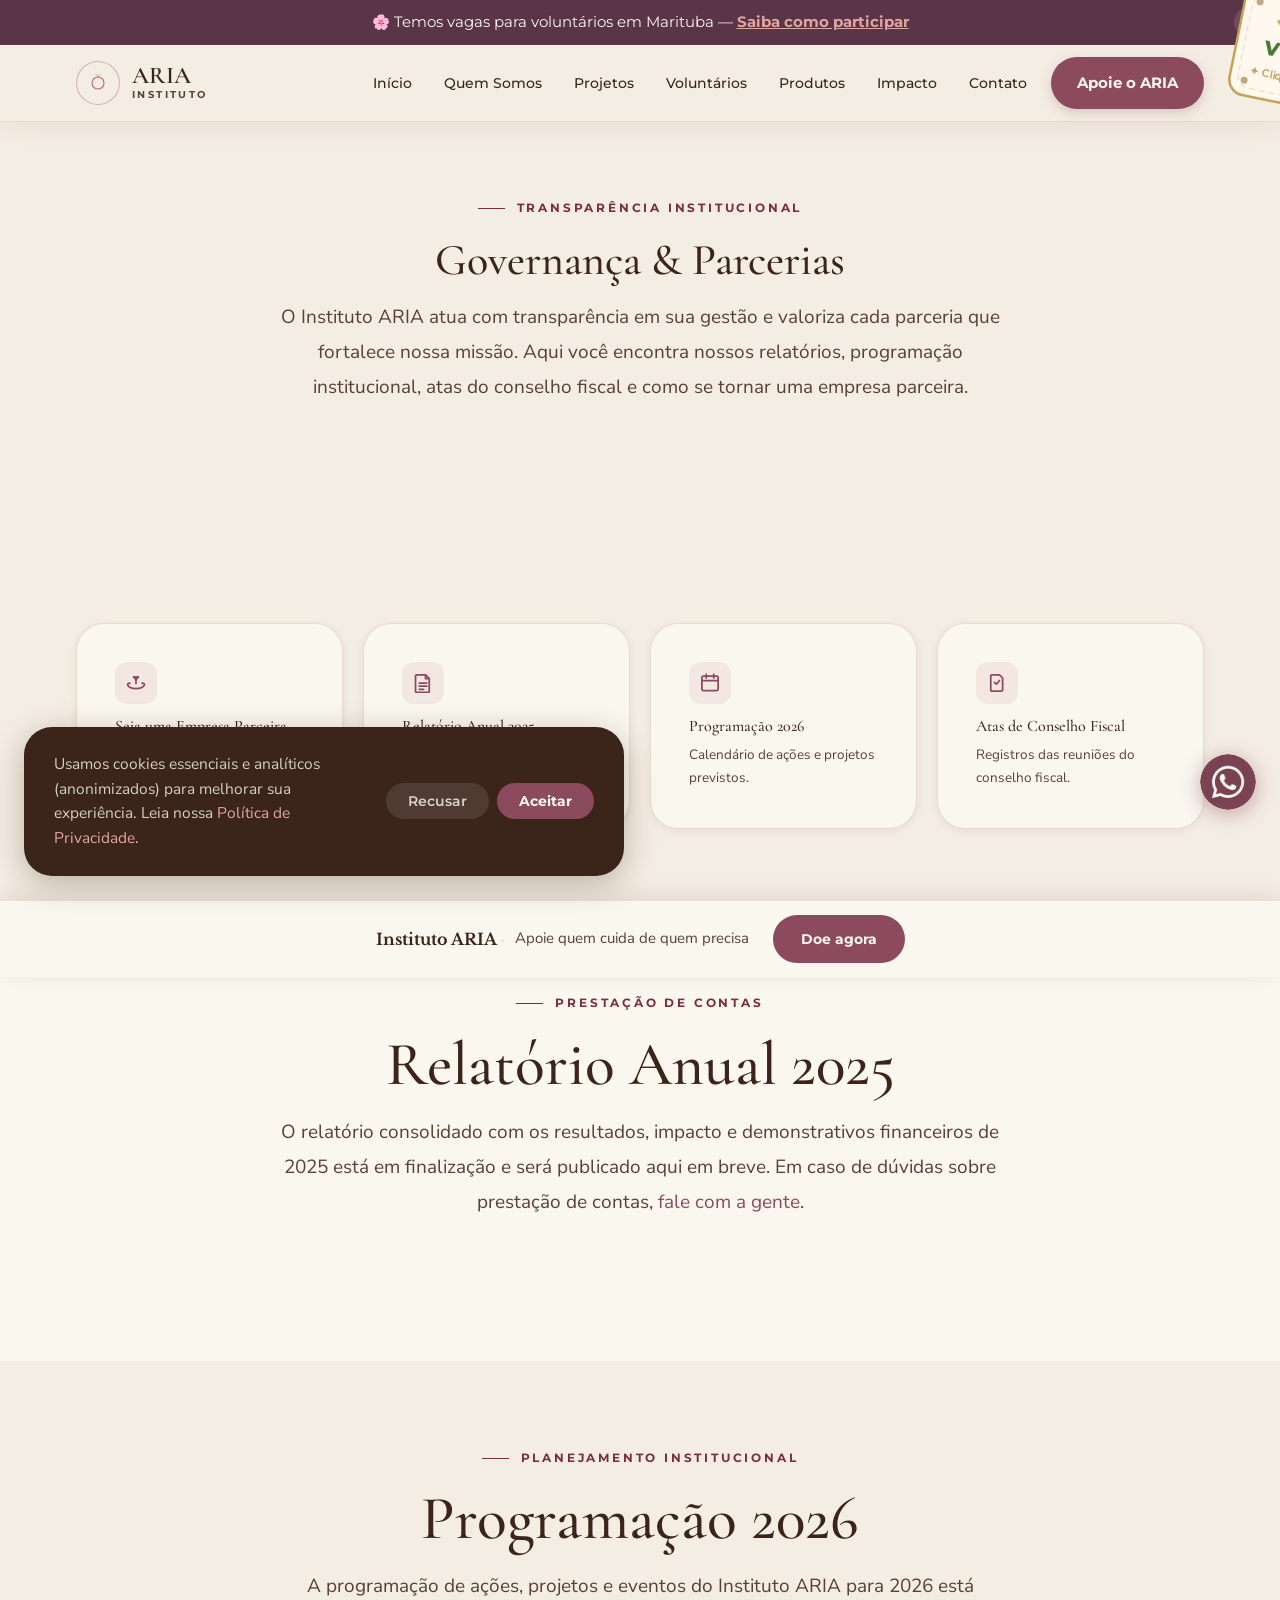
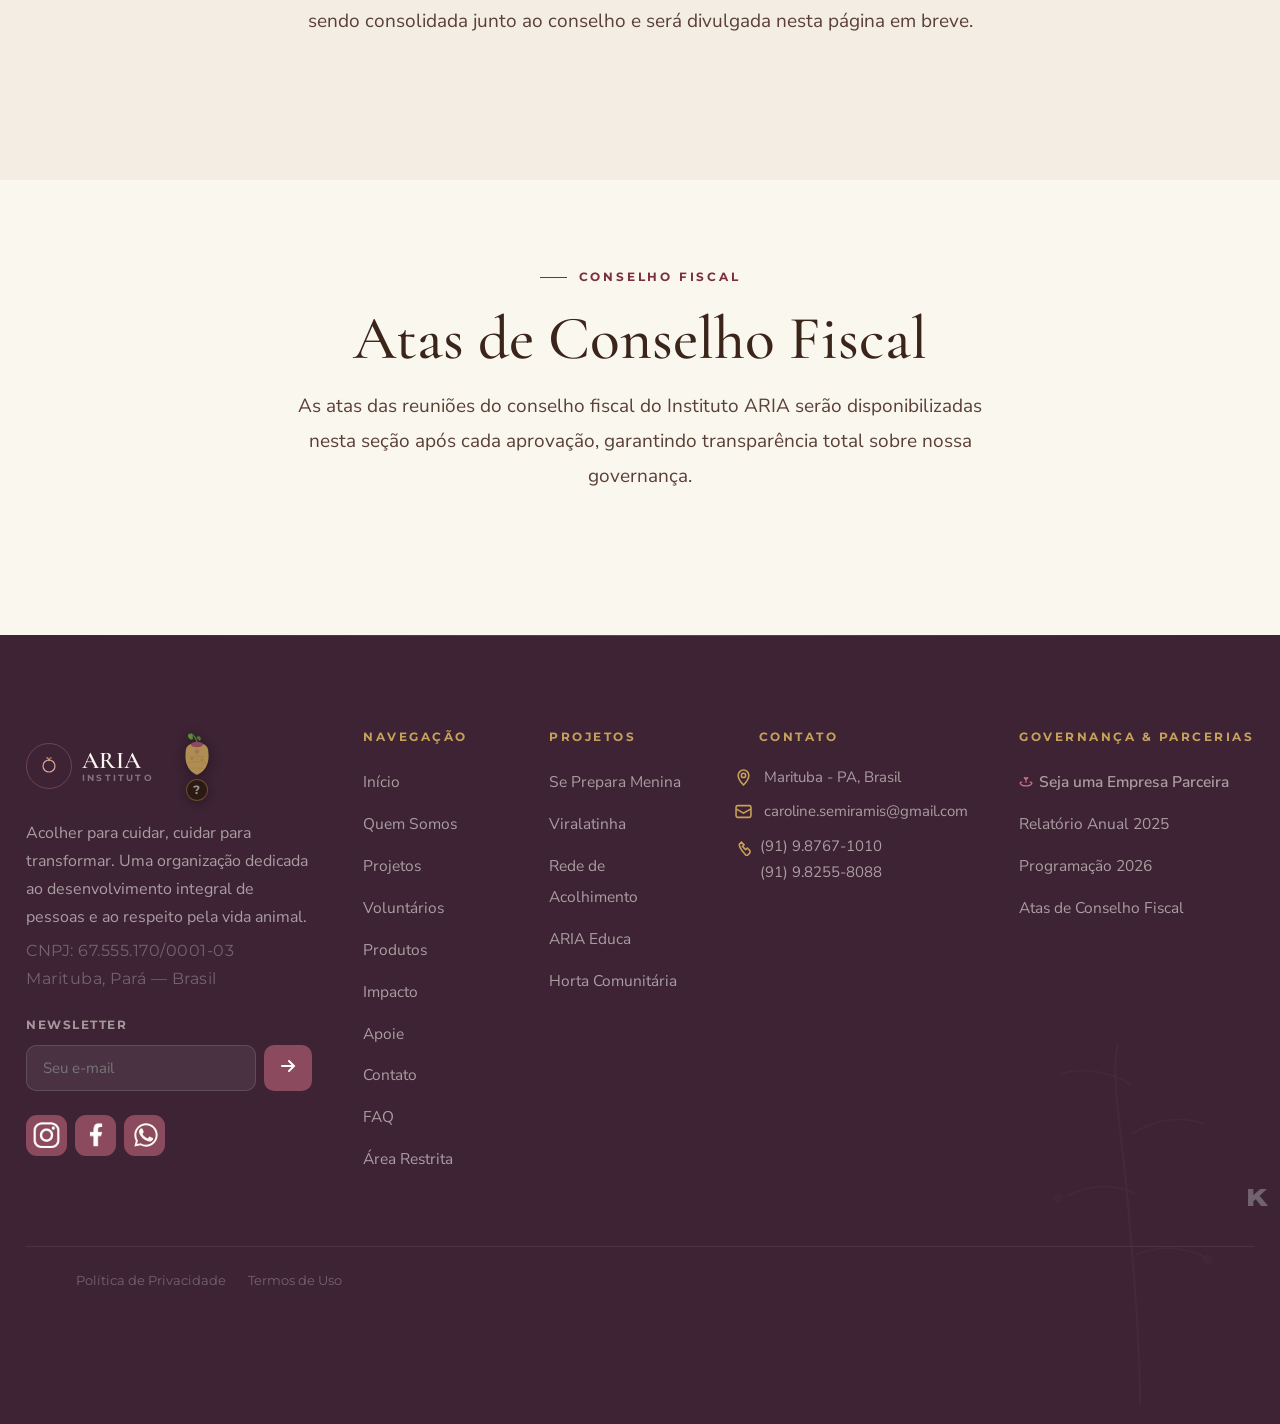
<file: governanca.html>
<!DOCTYPE html><html lang="pt-BR"><head><meta charset="UTF-8"><meta name="build-version" content="202607271522"><meta name="viewport" content="width=device-width, initial-scale=1.0"><meta name="description" content="Governança e parcerias do Instituto ARIA — transparência, relatórios anuais, programação institucional e atas do conselho fiscal."><title>Governança &amp; Parcerias — Instituto ARIA</title><link rel="preconnect" href="https://fonts.googleapis.com"><link rel="preconnect" href="https://fonts.gstatic.com" crossorigin><link rel="preload" href="https://fonts.googleapis.com/css2?family=Cormorant+Garamond:ital,wght@0,300;0,400;0,500;0,600;1,300;1,400;1,500&family=Libre+Baskerville:ital,wght@0,400;0,700;1,400&family=Nunito+Sans:opsz,wght@6..12,300;6..12,400;6..12,500;6..12,600;6..12,700&family=Montserrat:wght@400;500;600;700;800&display=swap" as="style" onload="this.onload=null;this.rel='stylesheet'"><noscript><link rel="stylesheet" href="https://fonts.googleapis.com/css2?family=Cormorant+Garamond:ital,wght@0,300;0,400;0,500;0,600;1,300;1,400;1,500&family=Libre+Baskerville:ital,wght@0,400;0,700;1,400&family=Nunito+Sans:opsz,wght@6..12,300;6..12,400;6..12,500;6..12,600;6..12,700&family=Montserrat:wght@400;500;600;700;800&display=swap"></noscript><link rel="stylesheet" href="css/main.css?v=202607271522"><style>.plant-zone{position:relative;overflow:visible}.sprite-defs{position:absolute;width:0;height:0;overflow:hidden}.plant-point{position:absolute;width:0;height:0;pointer-events:none;z-index:9999}.plant-point .plant-slot{position:absolute;left:0;bottom:0;width:46px;margin-left:-23px;pointer-events:auto;cursor:pointer}.plant-graphic{width:100%;height:auto;display:block;transform-origin:bottom center;transform:scale(1,0);opacity:0;transition:transform .9s cubic-bezier(.34, 1.56, .64, 1),opacity .5s ease-out;filter:drop-shadow(0 2px 3px rgba(59,37,26,.1))}.plant-graphic.born{opacity:1;transform:scale(var(--size-scale,1));animation:aria-plant-sway var(--sway-dur,4s) ease-in-out infinite;animation-delay:var(--sway-delay, 0s)}@keyframes aria-plant-sway{0%,100%{rotate:-2.2deg}50%{rotate:2.2deg}}.plant-graphic.clicked{animation:aria-plant-shake .5s ease!important}@keyframes aria-plant-shake{0%{rotate:-2deg}20%{rotate:10deg}40%{rotate:-8deg}60%{rotate:6deg}80%{rotate:-4deg}100%{rotate:-2deg}}@media (hover:hover) and (pointer:fine){.plant-point:not(.deco) .plant-slot:hover .plant-graphic.born{animation:aria-plant-shake .5s ease!important}}.plant-point .plant-slot{-webkit-tap-highlight-color:transparent}.plant-point.deco .plant-slot{pointer-events:none;cursor:default}.plant-point.ghost{z-index:1}.plant-point.ghost .plant-slot{opacity:.4}.plant-point.nav-deco .plant-slot{width:28px;margin-left:-14px}.plant-slot.wide{width:72px;margin-left:-36px}.plant-point.nav-deco .plant-slot.wide{width:42px;margin-left:-21px}.nav-zone{overflow:visible}</style><style>.vine-sign-card{fill:#FFF8EE;stroke:#C6A15B;stroke-width:2.5;transition:fill .3s ease,stroke .3s ease}.vine-sign-wrapper.dragging .vine-sign-card,.vine-sign-wrapper:hover .vine-sign-card{fill:#FFF2DD;stroke:#8B4A5E}.vine-sign-text-title{font-family:Montserrat,sans-serif,Arial;font-size:13px;font-weight:700;fill:#8B4A5E;letter-spacing:2px;text-transform:uppercase;text-anchor:middle}.vine-sign-text-main{font-family:Montserrat,sans-serif,Arial;font-size:20px;font-weight:800;fill:#4A7A35;text-anchor:middle}.vine-sign-text-sub{font-family:Montserrat,sans-serif,Arial;font-size:11px;font-weight:600;fill:#C6A15B;text-anchor:middle}#vine-cta-layer{position:fixed;inset:0;width:100vw;height:100vh;pointer-events:none;z-index:850;overflow:hidden;opacity:0;transition:opacity 1.4s ease}#vine-cta-layer.vine-born{opacity:1}#vine-cta-svg{width:100%;height:100%;overflow:visible;display:block}.vine-sign-wrapper{pointer-events:auto;cursor:grab}.vine-sign-wrapper.dragging{cursor:grabbing}#vine-sign-text-layer{transition:opacity .22s ease}#vine-sign-text-layer.vine-text-fading{opacity:0}@media (max-width:768px),(hover:none) and (pointer:coarse){#vine-cta-layer{display:none}}</style></head><body data-page="governanca">
<script>
  /* Carrega o sprite SVG do jardim de plantas (externo, cacheado entre páginas).
     A insercao no DOM roda em idle time (nao compete com o primeiro scroll/paint);
     plants.js so monta o jardim depois que essa promise resolver. */
  window.ARIA_spriteReady = fetch('assets/svg/plants-sprite.svg?v=202607271200')
    .then(function (r) { return r.text(); })
    .then(function (svg) {
      return new Promise(function (resolve) {
        function insert() {
          var frag = document.createRange().createContextualFragment(svg);
          document.body.insertBefore(frag, document.body.firstChild);
          resolve();
        }
        if ('requestIdleCallback' in window) {
          requestIdleCallback(insert, { timeout: 300 });
        } else {
          setTimeout(insert, 0);
        }
      });
    })
    .catch(function () {});
</script>


<!-- ╔══════════════════════════════════╗ --><!-- ║ BARRA DE ANÚNCIO ║ --><!-- ╚══════════════════════════════════╝ --><div id="announce-bar"><span>🌸 Temos vagas para voluntários em Marituba — <a href="apoie.html">Saiba como participar</a></span><button class="ann-close" onclick="this.parentElement.style.display='none'; updateNavTop();" aria-label="Fechar anúncio"><svg width="14" height="14" viewBox="0 0 14 14" fill="none" stroke="currentColor" stroke-width="2" stroke-linecap="round"><path d="M1 1l12 12M13 1L1 13"/></svg></button></div><!-- ╔══════════════════════════════════╗ --><!-- ║ NAV STICKY ║ --><!-- ╚══════════════════════════════════╝ --><nav id="sticky-nav" role="navigation" aria-label="Navegação principal" class="plant-zone nav-zone"><div class="nav-inner"><a href="index.html" class="nav-logo" aria-label="Página inicial Instituto ARIA"><div class="nav-logo-icon"><svg width="22" height="22" viewBox="0 0 22 22" fill="none"><circle cx="11" cy="11" r="6" stroke="#B8737D" stroke-width="1.2"/><path d="M11 5 C11 2 9 1 8 3 C10 4 10.5 5.5 11 5Z" fill="#DFA5A0" fill-opacity=".6"/><path d="M11 5 C11 2 13 1 14 3 C12 4 11.5 5.5 11 5Z" fill="#DFA5A0" fill-opacity=".5"/><circle cx="11" cy="5" r="1.2" fill="#C6A15B"/></svg></div><div class="nav-logo-text">ARIA<small>Instituto</small></div></a><div class="nav-links" id="nav-links"><a href="index.html" class="nav-link" role="button" tabindex="0">Início</a><a href="quem-somos.html" class="nav-link" role="button" tabindex="0">Quem Somos</a><a href="projetos.html" class="nav-link" role="button" tabindex="0">Projetos</a><a href="voluntarios.html" id="nav-voluntarios" class="nav-link" role="button" tabindex="0">Volunt&aacute;rios</a><a href="produtos.html" class="nav-link" role="button" tabindex="0">Produtos</a><a href="impacto.html" class="nav-link" role="button" tabindex="0">Impacto</a><a href="contato.html" class="nav-link" role="button" tabindex="0">Contato</a><a href="apoie.html" class="nav-cta" id="nav-apoie-cta">Apoie o ARIA</a></div><button class="hamburger" onclick="openMobile()" aria-label="Abrir menu" aria-expanded="false"><svg width="22" height="16" viewBox="0 0 22 16" fill="none" stroke="#3B251A" stroke-width="1.8" stroke-linecap="round"><path d="M0 1h22M0 8h16M0 15h22"/></svg></button></div></nav><!-- ╔══════════════════════════════════╗ --><!-- ║ MOBILE OVERLAY ║ --><!-- ╚══════════════════════════════════╝ --><div id="mobile-overlay" role="dialog" aria-modal="true" aria-label="Menu de navegação"><button class="overlay-close" onclick="closeMobile()" aria-label="Fechar menu"><svg width="18" height="18" viewBox="0 0 18 18" fill="none" stroke="white" stroke-width="2" stroke-linecap="round"><path d="M1 1l16 16M17 1L1 17"/></svg></button><nav class="overlay-nav" aria-label="Navegação mobile"><a href="index.html" role="button" tabindex="0">Início</a><a href="quem-somos.html" role="button" tabindex="0">Quem Somos</a><a href="projetos.html" role="button" tabindex="0">Projetos</a><a href="produtos.html" role="button" tabindex="0">Produtos</a><a href="voluntarios.html" role="button" tabindex="0">Volunt&aacute;rios</a><a href="impacto.html" role="button" tabindex="0">Impacto</a><a href="contato.html" role="button" tabindex="0">Contato</a></nav><a href="apoie.html" class="btn-gold overlay-cta" style="font-size:17px;padding:16px 40px;">Apoie o ARIA ✦</a><p class="overlay-contact" style="margin-top:30px;"><a href="https://wa.me/5591987671010" target="_blank" rel="noopener">WhatsApp: (91) 9.8767-1010</a></p><!-- Botanical decoration — apenas no rodapé do menu --><div id="sway-slow-zone-1" style="position:absolute;bottom:0;left:0;right:0;height:200px;pointer-events:none;overflow:visible;" class="plant-zone sway-slow-zone" data-plant-sym="plant-slow-1"></div></div><!-- ╔══════════════════════════════════╗ --><!-- ║ PÁGINA: HOME ║ --><!-- ╚══════════════════════════════════╝ --><div id="page-governanca" class="page active"><div style="padding-top:66px;background:var(--aria-cream);"><section class="section-sm"><div class="container"><div style="max-width:760px;margin:0 auto;"><div class="section-header fade-up"><div class="eyebrow">Transparência institucional</div><h1 style="font-size:44px;margin-bottom:8px;">Governan&ccedil;a &amp; Parcerias</h1><p style="color:var(--aria-muted);line-height:1.85;">O Instituto ARIA atua com transpar&ecirc;ncia em sua gest&atilde;o e valoriza cada parceria que fortalece nossa miss&atilde;o. Aqui voc&ecirc; encontra nossos relat&oacute;rios, programa&ccedil;&atilde;o institucional, atas do conselho fiscal e como se tornar uma empresa parceira.</p></div></div></div></section><section class="section-sm"><div class="container"><div style="display:grid;grid-template-columns:repeat(auto-fit,minmax(240px,1fr));gap:20px;"><a href="parceria.html" role="button" tabindex="0" class="aria-card-ivory fade-up gov-link-card"><div class="gov-link-icon" aria-hidden="true"><svg viewBox="0 0 16 16"><path d="M1.3 9.6c1.1 1.9 3.1 2.9 6.7 2.9s5.6-1 6.7-2.9M1.3 9.6c-.1-1 .8-1.9 1.9-1.4M14.7 9.6c.1-1-.8-1.9-1.9-1.4M8 8.4V3.2M8 5.4C8 3.4 6.8 2.4 6 3.2c.8.8 1.3 1.4 2 2.2zm0 0c0-2 1.2-3 2-2.2-.8.8-1.3 1.4-2 2.2z"/></svg></div><h3 style="font-size:16px;margin:14px 0 8px;">Seja uma Empresa Parceira</h3><p style="font-size:13.5px;color:var(--aria-muted);line-height:1.7;margin:0;">Conhe&ccedil;a como sua empresa pode apoiar o ARIA.</p></a><a href="#relatorio" role="button" tabindex="0" class="aria-card-ivory fade-up gov-link-card delay-1"><div class="gov-link-icon" aria-hidden="true"><svg viewBox="0 0 16 16"><path d="M3 1.5h7l3 3v10a1 1 0 01-1 1H3a1 1 0 01-1-1v-12a1 1 0 011-1z"/><path d="M10 1.5V4.5h3M5 8h6M5 10.5h6M5 13h3.5"/></svg></div><h3 style="font-size:16px;margin:14px 0 8px;">Relat&oacute;rio Anual 2025</h3><p style="font-size:13.5px;color:var(--aria-muted);line-height:1.7;margin:0;">Resultados, n&uacute;meros e presta&ccedil;&atilde;o de contas do ano.</p></a><a href="#programacao" role="button" tabindex="0" class="aria-card-ivory fade-up gov-link-card delay-2"><div class="gov-link-icon" aria-hidden="true"><svg viewBox="0 0 16 16"><rect x="1.5" y="2.5" width="13" height="11.5" rx="1.2"/><path d="M1.5 6h13M5 1v3M11 1v3"/></svg></div><h3 style="font-size:16px;margin:14px 0 8px;">Programa&ccedil;&atilde;o 2026</h3><p style="font-size:13.5px;color:var(--aria-muted);line-height:1.7;margin:0;">Calend&aacute;rio de a&ccedil;&otilde;es e projetos previstos.</p></a><a href="#atas" role="button" tabindex="0" class="aria-card-ivory fade-up gov-link-card delay-3"><div class="gov-link-icon" aria-hidden="true"><svg viewBox="0 0 16 16"><path d="M4 1.5h6l2.5 2.5v9.5a1 1 0 01-1 1H4a1 1 0 01-1-1v-11a1 1 0 011-1z"/><path d="M6 7.5l1.5 1.5L10 6"/></svg></div><h3 style="font-size:16px;margin:14px 0 8px;">Atas de Conselho Fiscal</h3><p style="font-size:13.5px;color:var(--aria-muted);line-height:1.7;margin:0;">Registros das reuni&otilde;es do conselho fiscal.</p></a></div></div></section><section class="section-sm" id="relatorio" style="background:var(--aria-ivory);"><div class="container"><div style="max-width:760px;margin:0 auto;"><div class="section-header fade-up"><div class="eyebrow">Presta&ccedil;&atilde;o de contas</div><h2>Relat&oacute;rio Anual 2025</h2><p style="color:var(--aria-muted);line-height:1.85;">O relat&oacute;rio consolidado com os resultados, impacto e demonstrativos financeiros de 2025 est&aacute; em finaliza&ccedil;&atilde;o e ser&aacute; publicado aqui em breve. Em caso de d&uacute;vidas sobre presta&ccedil;&atilde;o de contas, <a href="contato.html" role="button" tabindex="0" style="color:var(--aria-wine);">fale com a gente</a>.</p></div></div></div></section><section class="section-sm" id="programacao"><div class="container"><div style="max-width:760px;margin:0 auto;"><div class="section-header fade-up"><div class="eyebrow">Planejamento institucional</div><h2>Programa&ccedil;&atilde;o 2026</h2><p style="color:var(--aria-muted);line-height:1.85;">A programa&ccedil;&atilde;o de a&ccedil;&otilde;es, projetos e eventos do Instituto ARIA para 2026 est&aacute; sendo consolidada junto ao conselho e ser&aacute; divulgada nesta p&aacute;gina em breve.</p></div></div></div></section><section class="section-sm" id="atas" style="background:var(--aria-ivory);"><div class="container"><div style="max-width:760px;margin:0 auto;"><div class="section-header fade-up"><div class="eyebrow">Conselho fiscal</div><h2>Atas de Conselho Fiscal</h2><p style="color:var(--aria-muted);line-height:1.85;">As atas das reuni&otilde;es do conselho fiscal do Instituto ARIA ser&atilde;o disponibilizadas nesta se&ccedil;&atilde;o ap&oacute;s cada aprova&ccedil;&atilde;o, garantindo transpar&ecirc;ncia total sobre nossa governan&ccedil;a.</p></div></div></div></section></div></div><!-- /page-governanca --><footer role="contentinfo" class="plant-zone footer-zone"><!-- Botanical bg decoration --><div class="footer-bg-botanical" aria-hidden="true"><svg width="320" height="380" viewBox="0 0 320 380" fill="none"><path d="M160 370 C160 310 154 240 148 170 C142 100 130 40 138 10" stroke="#DFA5A0" stroke-width="2"/><path d="M150 50 C128 36 100 34 80 40" stroke="#DFA5A0" stroke-width="1.5" stroke-linecap="round"/><path d="M152 100 C176 84 204 82 224 90" stroke="#DFA5A0" stroke-width="1.5" stroke-linecap="round"/><path d="M155 160 C131 148 106 152 88 162" stroke="#DFA5A0" stroke-width="1.5" stroke-linecap="round"/><path d="M157 220 C182 210 208 214 226 224" stroke="#DFA5A0" stroke-width="1.5" stroke-linecap="round"/><circle cx="78" cy="164" r="5" fill="#DFA5A0" fill-opacity=".6"/><circle cx="228" cy="226" r="5" fill="#DFA5A0" fill-opacity=".6"/></svg></div><div class="container-wide" style="position:relative;z-index:2;"><div class="footer-grid"><!-- Marca --><div class="footer-brand"><div class="footer-wm"><div class="footer-wm-icon"><svg width="22" height="22" viewBox="0 0 22 22" fill="none"><circle cx="11" cy="11" r="6" stroke="#DFA5A0" stroke-width="1.2"/><path d="M11 5 C11 2 9 1 8 3 C10 4 10.5 5.5 11 5Z" fill="#DFA5A0" fill-opacity=".7"/><path d="M11 5 C11 2 13 1 14 3 C12 4 11.5 5.5 11 5Z" fill="#DFA5A0" fill-opacity=".6"/><circle cx="11" cy="5" r="1.2" fill="#C6A15B"/></svg></div><div class="footer-wm-text">ARIA<small>Instituto</small></div><div id="seed-bag-container"><div id="seed-bag-btn" role="button" tabindex="0"
 aria-label="Clique duas vezes para pegar uma semente e plantá-la na página"><svg id="seed-bag-svg" viewBox="0 -4 48 62" xmlns="http://www.w3.org/2000/svg" aria-hidden="true"><path d="M8 26 C5 52 24 58 24 58 C24 58 43 52 40 26 C40 16 33 13 24 13 C15 13 8 16 8 26Z" fill="#C6A15B" opacity=".85"/><path d="M13 33 Q24 30 35 33" stroke="#9A7535" stroke-width=".8" fill="none" opacity=".5"/><path d="M11 41 Q24 38 37 41" stroke="#9A7535" stroke-width=".8" fill="none" opacity=".5"/><path d="M13 49 Q24 47 35 49" stroke="#9A7535" stroke-width=".8" fill="none" opacity=".5"/><circle cx="24" cy="25" r="3" fill="#8B4A5E" opacity=".35"/><circle cx="17" cy="35" r="2" fill="#8B4A5E" opacity=".28"/><circle cx="31" cy="37" r="2" fill="#8B4A5E" opacity=".28"/><ellipse cx="24" cy="15" rx="8.5" ry="4" fill="#8B4A5E"/><path d="M24 11 Q22 4 16 0" stroke="#4A7A35" stroke-width="1.7" fill="none" stroke-linecap="round"/><path d="M16 0 C8 -2 11 9 18 8 C19 4 16 0 16 0Z" fill="#5D8B3A"/><path d="M23 5 C27 1 32 6 28 10 C26 8 23 5 23 5Z" fill="#5D8B3A" opacity=".8"/></svg></div><button id="seed-help-btn" aria-label="Como usar o broto de semente">?</button><div id="seed-help-tooltip" role="tooltip" aria-hidden="true"><div class="tip-title">🌱 Plante uma semente</div><ol><li>Clique duas vezes no broto para pegar uma semente.</li><li>Arraste-a para qualquer local do site.</li><li>Clique duas vezes no local escolhido para plantar.</li></ol></div></div></div><p>Acolher para cuidar, cuidar para transformar. Uma organização dedicada ao desenvolvimento integral de pessoas e ao respeito pela vida animal.</p><p class="footer-cnpj">CNPJ: 67.555.170/0001-03<br>Marituba, Pará — Brasil</p><div class="footer-newsletter"><p>Newsletter</p><div class="footer-nl-form"><input type="email" placeholder="Seu e-mail" aria-label="E-mail para newsletter"><button aria-label="Assinar newsletter"><svg width="16" height="16" viewBox="0 0 16 16" fill="none" stroke="white" stroke-width="2" stroke-linecap="round"><path d="M2 8h12M9 3l5 5-5 5"/></svg></button></div></div><div class="footer-social" aria-label="Redes sociais" style="margin-top:24px;"><a class="social-btn" href="https://instagram.com/instituto.aria.ia" target="_blank" rel="noopener" aria-label="Instagram" style="background:var(--aria-wine);"><img src="assets/img/icones/instagram.webp" width="150" height="150" alt="" aria-hidden="true" class="social-icon-ig"/></a><a class="social-btn" href="https://facebook.com/instituto.aria.ia" target="_blank" rel="noopener" aria-label="Facebook" style="background:var(--aria-wine);"><img src="assets/img/icones/facebook.webp" width="150" height="150" alt="" aria-hidden="true" class="social-icon-fb"/></a><a class="social-btn" href="https://wa.me/5591987671010" target="_blank" rel="noopener" aria-label="WhatsApp" style="background:var(--aria-wine);"><svg xmlns="http://www.w3.org/2000/svg" viewBox="0 0 24 24" fill="white" aria-hidden="true" class="social-icon-wa"><path d="M17.472 14.382c-.297-.149-1.758-.867-2.03-.967-.273-.099-.471-.148-.67.15-.197.297-.767.966-.94 1.164-.173.199-.347.223-.644.075-.297-.15-1.255-.463-2.39-1.475-.883-.788-1.48-1.761-1.653-2.059-.173-.297-.018-.458.13-.606.134-.133.298-.347.446-.52.149-.174.198-.298.298-.497.099-.198.05-.371-.025-.52-.075-.149-.669-1.612-.916-2.207-.242-.579-.487-.5-.669-.51-.173-.008-.371-.01-.57-.01-.198 0-.52.074-.792.372-.272.297-1.04 1.016-1.04 2.479 0 1.462 1.065 2.875 1.213 3.074.149.198 2.096 3.2 5.077 4.487.709.306 1.262.489 1.694.625.712.227 1.36.195 1.871.118.571-.085 1.758-.719 2.006-1.413.248-.694.248-1.289.173-1.413-.074-.124-.272-.198-.57-.347z"/><path d="M12.004 2.003C6.477 2.003 2 6.48 2 12.008c0 1.77.462 3.433 1.268 4.88L2.05 21.949l5.205-1.197A9.955 9.955 0 0012.004 22c5.526 0 10.003-4.477 10.003-10.004C22.007 6.478 17.53 2.003 12.004 2.003zm0 18.343a8.293 8.293 0 01-4.228-1.156l-.303-.18-3.088.71.734-3.007-.197-.309A8.292 8.292 0 013.71 12.008c0-4.578 3.724-8.303 8.294-8.303 4.571 0 8.296 3.725 8.296 8.303 0 4.578-3.725 8.338-8.296 8.338z"/></svg></a></div></div><!-- Menu --><div class="footer-col footer-nav-col"><h2>Navegação</h2><ul><li><a href="index.html" role="button" tabindex="0">Início</a></li><li><a href="quem-somos.html" role="button" tabindex="0">Quem Somos</a></li><li><a href="projetos.html" role="button" tabindex="0">Projetos</a></li><li><a href="voluntarios.html" role="button" tabindex="0">Volunt&aacute;rios</a></li><li><a href="produtos.html" role="button" tabindex="0">Produtos</a></li><li><a href="impacto.html" role="button" tabindex="0">Impacto</a></li><li><a href="apoie.html" role="button" tabindex="0">Apoie</a></li><li><a href="contato.html" role="button" tabindex="0">Contato</a></li><li><a href="faq.html" role="button" tabindex="0">FAQ</a></li><li><a href="restrita.html" role="button" tabindex="0">Área Restrita</a></li></ul></div><!-- Projetos --><div class="footer-col footer-projetos-col"><h2><a href="projetos.html" role="button" tabindex="0" class="footer-col-title-link">Projetos</a></h2><ul><li><a href="projetos.html" role="button" tabindex="0">Se Prepara Menina</a></li><li><a href="projetos.html" role="button" tabindex="0">Viralatinha</a></li><li><a href="projetos.html" role="button" tabindex="0">Rede de Acolhimento</a></li><li><a href="projetos.html" role="button" tabindex="0">ARIA Educa</a></li><li><a href="projetos.html" role="button" tabindex="0">Horta Comunitária</a></li></ul></div><!-- Contato + newsletter --><!-- Contato --><div class="footer-col footer-contato-col"><h2 style="padding-left:24px;"><a href="contato.html" role="button" tabindex="0" class="footer-col-title-link">Contato</a></h2><div class="footer-contact-item"><svg viewBox="0 0 16 16"><path d="M8 1C5.24 1 3 3.24 3 6c0 3.75 5 9 5 9s5-5.25 5-9c0-2.76-2.24-5-5-5zm0 7a2 2 0 1 1 0-4 2 2 0 0 1 0 4z"/></svg><span>Marituba - PA, Brasil</span></div><div class="footer-contact-item"><svg viewBox="0 0 16 16"><rect x="1" y="2.5" width="14" height="11" rx="1.5"/><path d="M1 5.5l7 4 7-4"/></svg><a href="mailto:caroline.semiramis@gmail.com">caroline.semiramis@gmail.com</a></div><div class="footer-contact-item" style="display: flex; align-items: flex-start; gap: 8px;"><svg viewBox="0 0 16 16" width="16" height="16" style="margin-top: 4px;"><path d="M14 11l-2.5-2.5-1.5 1.5c-1-1-2-2-3-3l1.5-1.5L6 3 4 5c0 4 7 11 7 11l3-3z"/></svg><div style="display: flex; flex-direction: column; gap: 4px;"><a href="https://wa.me/5591987671010" target="_blank" rel="noopener">(91) 9.8767-1010</a><a href="https://wa.me/5591982558088" target="_blank" rel="noopener">(91) 9.8255-8088</a></div></div></div><div class="footer-col footer-gov-col"><h2><a href="governanca.html" role="button" tabindex="0" class="footer-col-title-link">Governan&ccedil;a &amp; Parcerias</a></h2><ul><li><a href="parceria.html" role="button" tabindex="0" class="footer-link-partner"><svg class="footer-partner-icon" viewBox="0 0 16 16" aria-hidden="true"><path d="M1.3 9.6c1.1 1.9 3.1 2.9 6.7 2.9s5.6-1 6.7-2.9M1.3 9.6c-.1-1 .8-1.9 1.9-1.4M14.7 9.6c.1-1-.8-1.9-1.9-1.4M8 8.4V3.2M8 5.4C8 3.4 6.8 2.4 6 3.2c.8.8 1.3 1.4 2 2.2zm0 0c0-2 1.2-3 2-2.2-.8.8-1.3 1.4-2 2.2z"/></svg> Seja uma Empresa Parceira</a></li><li><a href="governanca.html#relatorio" role="button" tabindex="0">Relatório Anual 2025</a></li><li><a href="governanca.html#programacao" role="button" tabindex="0">Programação 2026</a></li><li><a href="governanca.html#atas" role="button" tabindex="0">Atas de Conselho Fiscal</a></li></ul></div></div><!-- Footer bottom --><div class="footer-bottom"><div class="footer-bottom-links"><a href="privacidade.html" role="button" tabindex="0">Política de Privacidade</a><a href="privacidade.html" role="button" tabindex="0">Termos de Uso</a></div></div></div></footer><!-- ╔══════════════════════════════════╗ --><!-- ║ FLOATING ELEMENTS ║ --><!-- ╚══════════════════════════════════╝ --><!-- WhatsApp float --><a class="wa-float" href="https://wa.me/5591987671010" target="_blank" rel="noopener" aria-label="Fale conosco pelo WhatsApp"><picture><source srcset="assets/img/icones/whatsapp.avif?v=202607271200" type="image/avif"><source srcset="assets/img/icones/whatsapp.webp?v=202607271200" type="image/webp"><img src="assets/img/icones/whatsapp.webp?v=202607271200" alt="WhatsApp" width="128" height="128" loading="lazy"/></picture></a><!-- Mobile CTA bar --><div id="mobile-cta-bar" role="complementary" aria-label="Acesso rápido"><div class="mob-cta-text"><strong>Instituto ARIA</strong>
 Apoie quem cuida de quem precisa
 </div><a href="apoie.html" class="mob-cta-btn">Doe agora</a></div><!-- Cookie banner --><div id="cookie" role="dialog" aria-label="Aviso de cookies" aria-live="polite"><p>Usamos cookies essenciais e analíticos (anonimizados) para melhorar sua experiência. Leia nossa <a href="privacidade.html" onclick="hideCookie();">Política de Privacidade</a>.</p><div class="cookie-btns"><button class="btn-decline" onclick="hideCookie()">Recusar</button><button class="btn-accept" onclick="hideCookie()">Aceitar</button></div></div><!-- ╔══════════════════════════════════╗ --><!-- ║ JAVASCRIPT ║ --><!-- ╚══════════════════════════════════╝ --><!-- ── MODAL ÚNICO — Depoimentos & Casos de Resgate ── --><div id="impact-modal-backdrop" class="impact-modal-backdrop"
 role="dialog" aria-modal="true" aria-labelledby="impact-modal-name"
 style="display:none;"><div class="impact-modal-panel" id="impact-modal-panel"><button class="impact-modal-close" id="impact-modal-close-btn" aria-label="Fechar"><svg width="14" height="14" viewBox="0 0 14 14" fill="none" stroke="currentColor" stroke-width="2" stroke-linecap="round"><line x1="1" y1="1" x2="13" y2="13"/><line x1="13" y1="1" x2="1" y2="13"/></svg></button><!-- Visual preenchido via JS --><div id="impact-modal-visual"></div><div class="impact-modal-content"><div id="impact-modal-name" class="modal-name"></div><div id="impact-modal-role" class="modal-role"></div><p id="impact-modal-text" class="modal-text"></p><div id="impact-modal-gallery" class="impact-modal-gallery" style="display:none;"></div></div></div></div><!-- ============ SELO KUPIM DIGITAL ============ --><div id="kupim-badge-wrap"><a
 id="kupim-badge"
 href="https://www.linkedin.com/in/allanlauzid/"
 target="_blank"
 rel="noopener"
 aria-label="Uma criação de Kupim Digital. Clique para falar conosco."
 ><span class="k-logo-spacer" aria-hidden="true"></span><span class="badge-text">© <span class="kupim-year">2026</span><b>Instituto ARIA</b>. Todos os direitos reservados.<br>Uma criação de <b>Kupim Digital</b>.</span></a><span class="k-logo-wrap" aria-hidden="true"><svg viewBox="0 0 80.339996 68.730003" xmlns="http://www.w3.org/2000/svg"><defs><linearGradient id="k-fill-gradient" x1="0%" y1="0%" x2="100%" y2="100%"><stop id="k-stop-1" offset="0%" stop-color="#eff3f8"/><stop id="k-stop-2" offset="100%" stop-color="#eff3f8"/></linearGradient></defs><path d="m 13.66,16.47 c 7.19,-0.43 14.44,-0.34 21.63,-0.04 -0.24,8.15 0,16.3 -0.14,24.45 C 44.4,32.62 53.53,24.22 62.99,16.19 71.94,16.35 80.9,16.03 89.85,16.38 83.67,21.31 78.35,27.2 72.22,32.19 68.1,35.71 64.48,39.82 60.09,43 71.83,56.41 82.59,70.68 93.98,84.4 91.4,85.16 88.68,84.79 86.03,84.85 79.75,84.76 73.47,85.02 67.2,84.71 59.87,75.36 52.54,66.01 44.97,56.86 c -3.63,2.59 -6.28,6.29 -9.84,9 0.14,6.27 -0.03,12.54 0.12,18.81 -7.19,0.24 -14.43,0.42 -21.61,-0.1 0.34,-22.69 0.3,-45.41 0.02,-68.1 z" transform="translate(-13.640002,-16.175853)" fill="url(#k-fill-gradient)"/></svg></span></div><!-- ============ FIM DO SELO ============ --><div id="vine-cta-layer" aria-hidden="false"><svg id="vine-cta-svg" xmlns="http://www.w3.org/2000/svg"><path id="vine-rope-outer" fill="none" stroke="#8a6b3f" stroke-width="4" stroke-linecap="round" stroke-linejoin="round" opacity=".55"/><path id="vine-rope-inner" fill="none" stroke="#5f7a45" stroke-width="2" stroke-linecap="round" stroke-linejoin="round" opacity=".7"/><g id="vine-leaves-layer"></g><g id="vine-flowers-layer"></g><g class="vine-sign-wrapper" id="vine-cta-sign" role="button" tabindex="0"
 aria-label="Faça parte, Voluntário — clique para saber mais, ou arraste para mover"><line id="vine-cord-1" stroke="#9A7535" stroke-width="2.5" stroke-dasharray="4 2"/><line id="vine-cord-2" stroke="#9A7535" stroke-width="2.5" stroke-dasharray="4 2"/><circle id="vine-cord-pin" r="5" fill="#8B4A5E"/><g id="vine-sign-card-group"><rect class="vine-sign-card" x="0" y="0" width="200" height="110" rx="16"/><rect x="8" y="8" width="184" height="94" rx="12" fill="none" stroke="#E8D5B7" stroke-width="1.2" stroke-dasharray="6 4" opacity=".8"/><circle cx="15" cy="15" r="3.5" fill="#9A7535" opacity=".6"/><circle cx="185" cy="15" r="3.5" fill="#9A7535" opacity=".6"/><circle cx="15" cy="95" r="3.5" fill="#9A7535" opacity=".6"/><circle cx="185" cy="95" r="3.5" fill="#9A7535" opacity=".6"/><g id="vine-sign-text-layer"><text id="vine-sign-title" class="vine-sign-text-title" x="100" y="38">🌱 FAÇA PARTE</text><text id="vine-sign-main" class="vine-sign-text-main" x="100" y="66">VOLUNTÁRIO</text><text id="vine-sign-sub" class="vine-sign-text-sub" x="100" y="88">✦ Clique aqui e saiba mais ✦</text></g></g></g></svg></div><!-- Moldes de folha/flor reais (extraídos de cipo-voluntarios-1/2.svg) --><svg width="0" height="0" style="position:absolute" aria-hidden="true"><defs><g id="vine-leaf-tpl-1"><path d="M0,0 C-30,-10 -50,10 -40,30 C-20,40 0,20 0,0 Z" fill="#5D8B3A"/><path d="M0,0 Q-25,10 -38,28" stroke="#A3C285" stroke-width="1.5" fill="none"/></g><g id="vine-leaf-tpl-2"><path d="M0,0 C35,-15 55,10 40,35 C15,40 -5,20 0,0 Z" fill="#4A7A35"/><path d="M0,0 Q25,10 38,32" stroke="#A3C285" stroke-width="1.5" fill="none"/></g><g id="vine-leaf-tpl-3"><path d="M0,0 C-20,35 10,65 40,50 C50,25 25,-5 0,0 Z" fill="#5D8B3A"/><path d="M0,0 Q15,30 38,47" stroke="#A3C285" stroke-width="1.5" fill="none"/></g><g id="vine-leaf-tpl-4"><path d="M0,0 C-10,-40 20,-65 45,-45 C50,-20 20,10 0,0 Z" fill="#6D9B4A" opacity=".9"/><path d="M0,0 Q25,-30 43,-43" stroke="#A3C285" stroke-width="1.5" fill="none"/></g><g id="vine-flower-tpl-1" transform="scale(0.85)"><circle cx="-8" cy="0" r="7" fill="#DFA5A0" opacity=".9"/><circle cx="8" cy="0" r="7" fill="#DFA5A0" opacity=".9"/><circle cx="0" cy="-8" r="7" fill="#DFA5A0" opacity=".9"/><circle cx="0" cy="8" r="7" fill="#DFA5A0" opacity=".9"/><circle cx="0" cy="0" r="6" fill="#8B4A5E"/><circle cx="0" cy="0" r="3" fill="#C6A15B"/></g><g id="vine-flower-tpl-2" transform="scale(0.75)"><circle cx="-7" cy="0" r="6" fill="#DFA5A0"/><circle cx="7" cy="0" r="6" fill="#DFA5A0"/><circle cx="0" cy="-7" r="6" fill="#DFA5A0"/><circle cx="0" cy="7" r="6" fill="#DFA5A0"/><circle cx="0" cy="0" r="5" fill="#8B4A5E"/><circle cx="0" cy="0" r="2.5" fill="#C6A15B"/></g></defs></svg>
<script src="js/core.js?v=202607271500"></script>
<script src="js/plants.js?v=202607271500"></script>
<script src="js/features.js?v=202607271500"></script>
<script src="js/behold.js?v=202607271500"></script>
<script src="js/vine.js?v=202607271522"></script>
<script src="js/spa-nav.js?v=202607271500"></script>
<span id="site-build-tag" title="Versão do site">v202607271522</span></body></html>
</file>
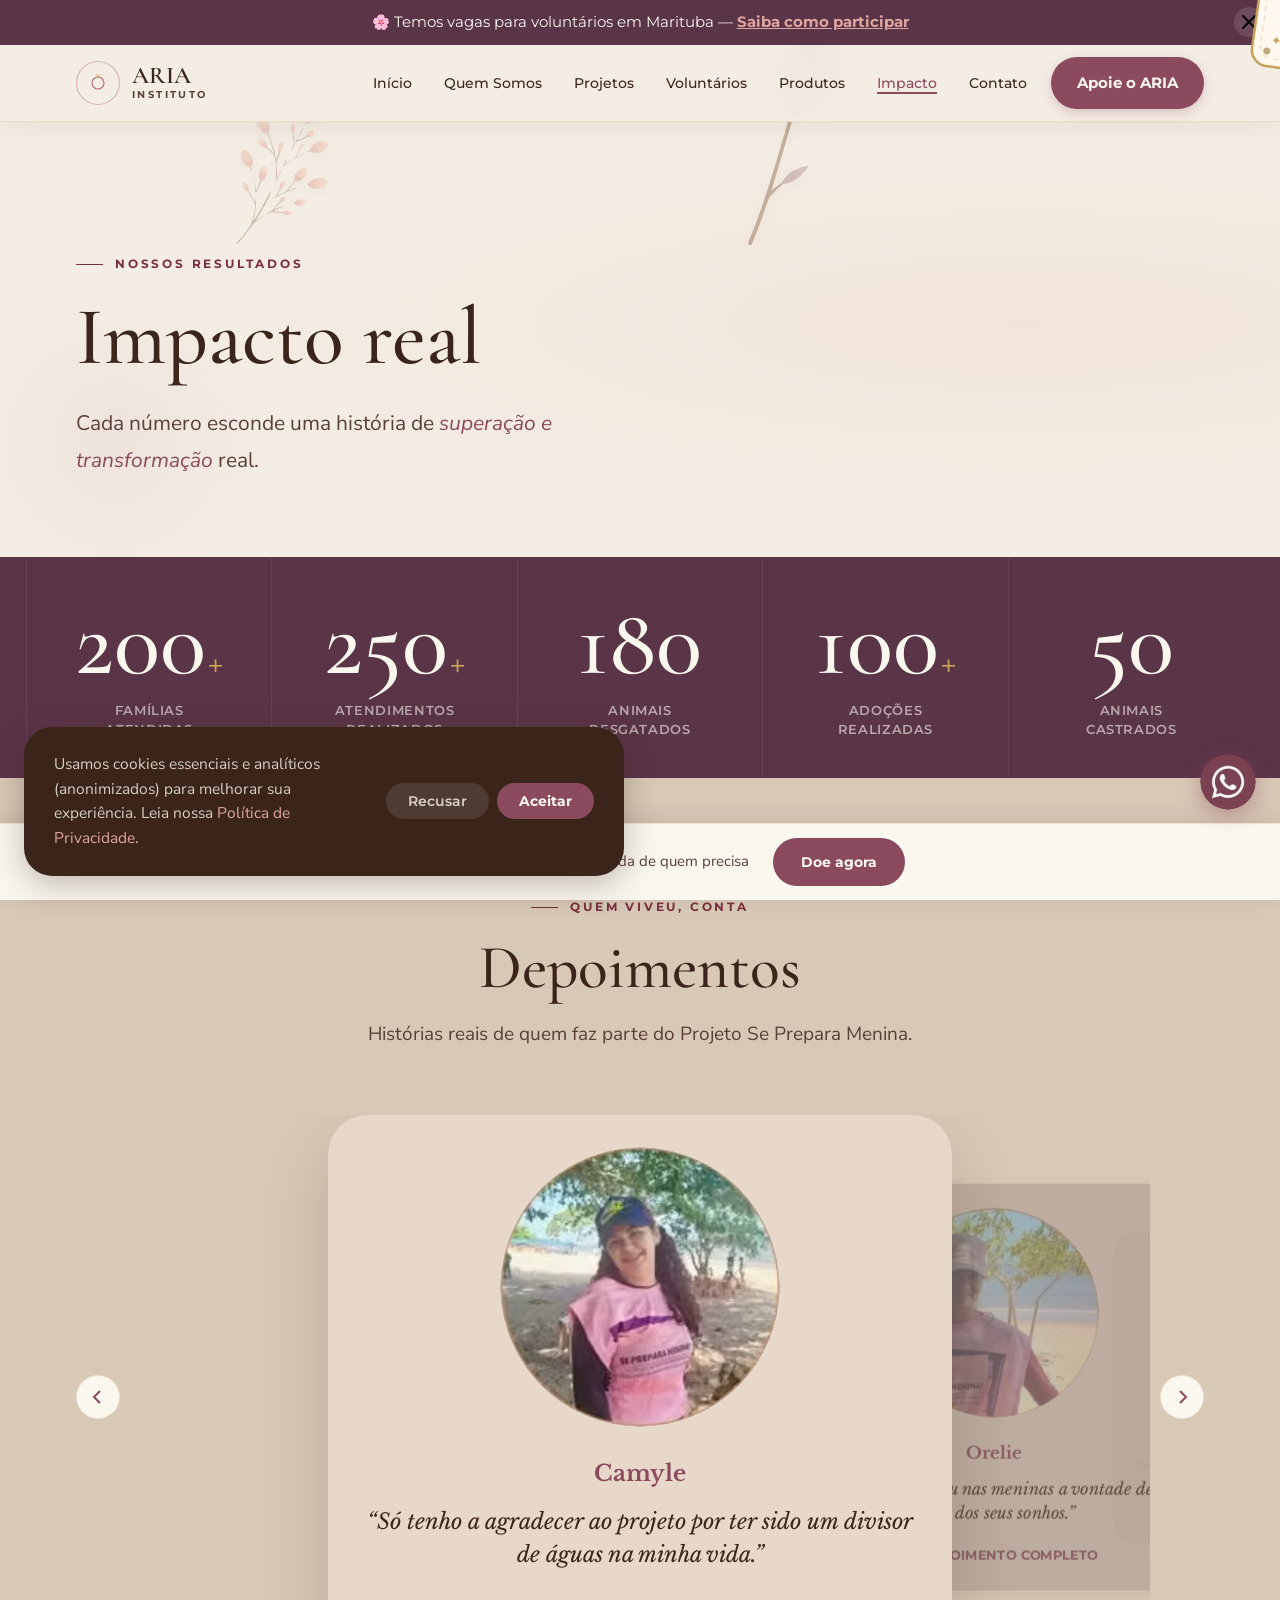
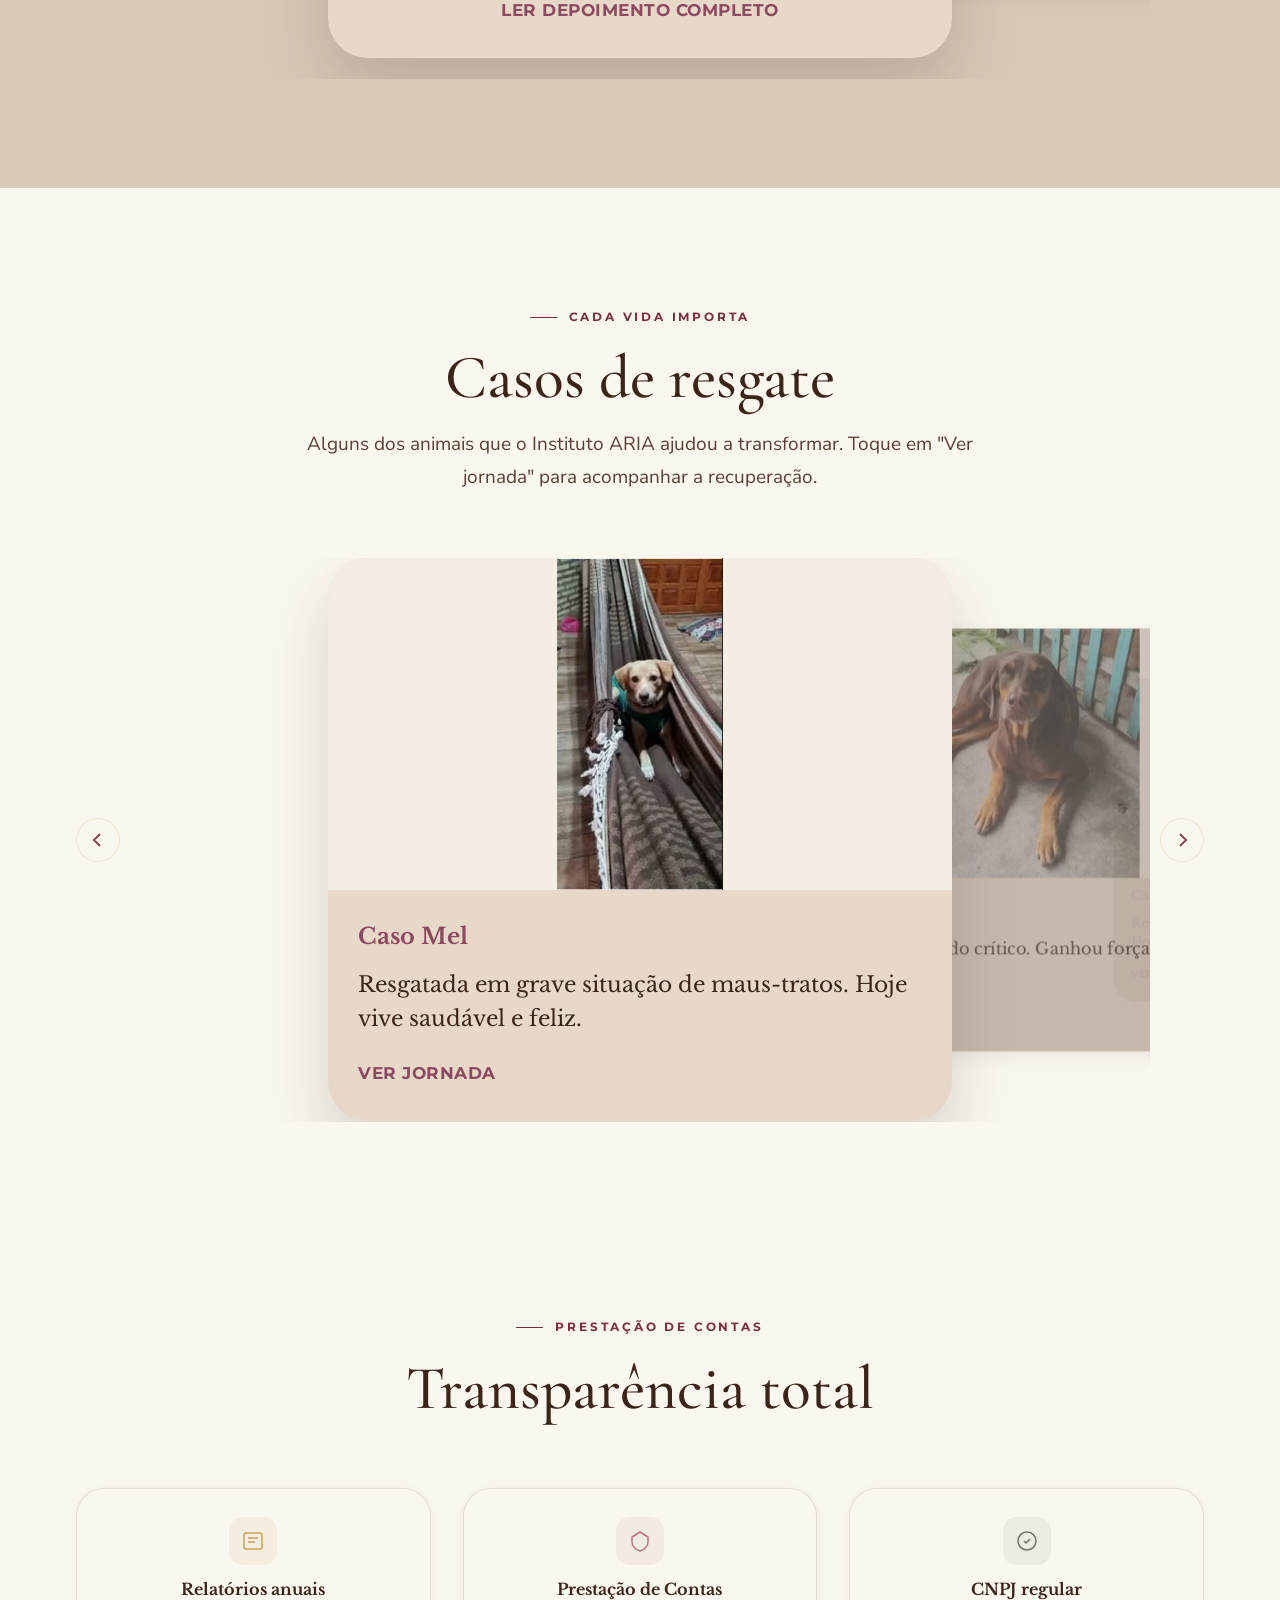
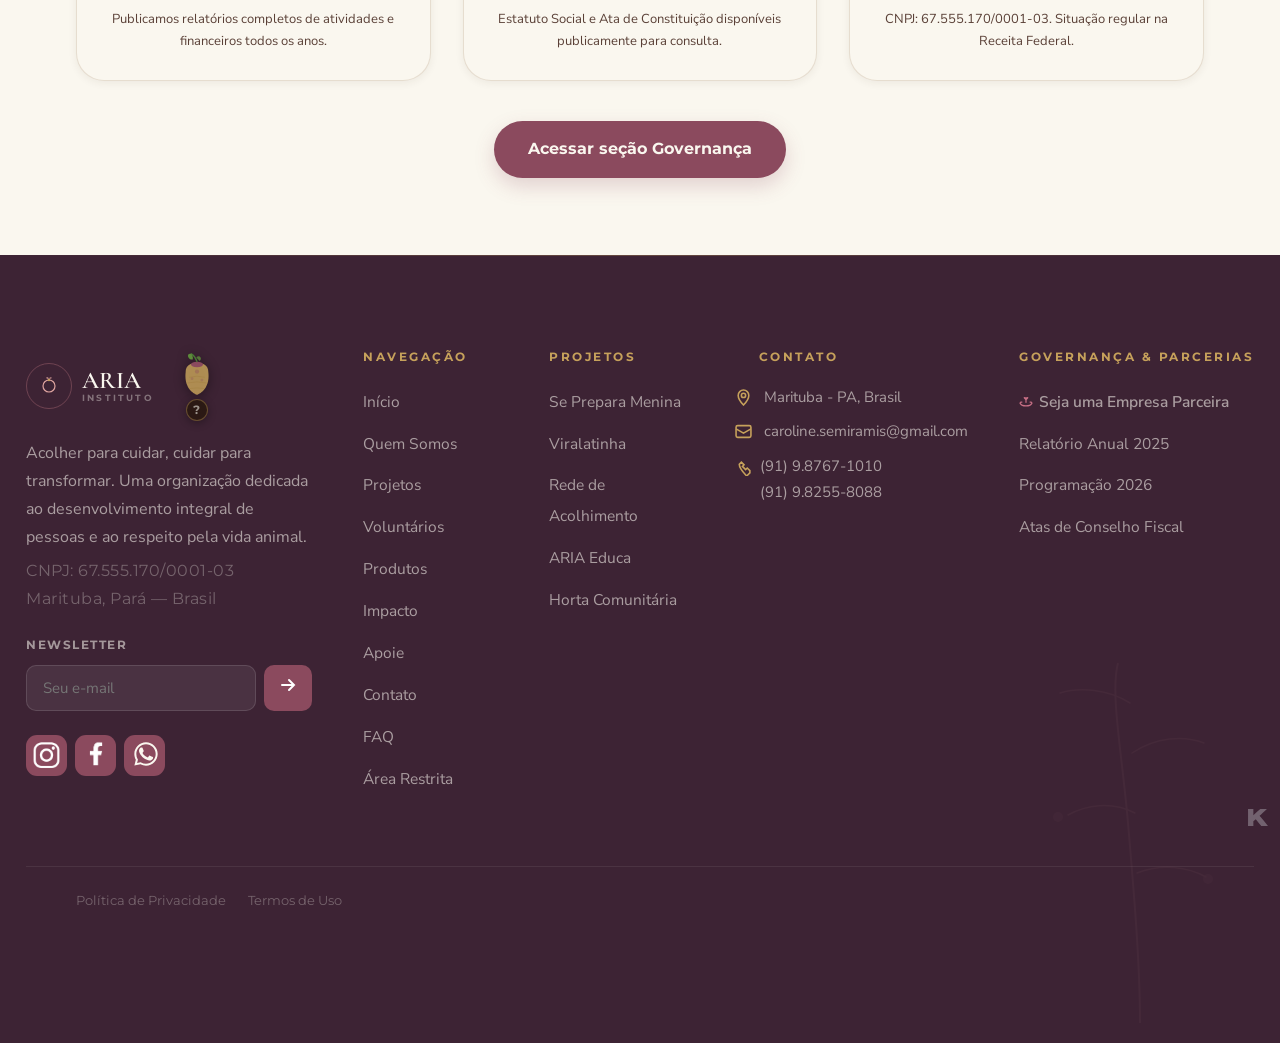
<file: impacto.html>
<!DOCTYPE html><html lang="pt-BR"><head><meta charset="UTF-8"><meta name="build-version" content="202607271522"><meta name="viewport" content="width=device-width, initial-scale=1.0"><meta name="description" content="Instituto ARIA — Acolher para cuidar, cuidar para transformar. ONG em Marituba, Pará, dedicada ao desenvolvimento integral de mulheres, famílias e proteção animal."><title>Impacto — Instituto ARIA</title><link rel="preconnect" href="https://fonts.googleapis.com"><link rel="preconnect" href="https://fonts.gstatic.com" crossorigin><link rel="preload" href="https://fonts.googleapis.com/css2?family=Cormorant+Garamond:ital,wght@0,300;0,400;0,500;0,600;1,300;1,400;1,500&family=Libre+Baskerville:ital,wght@0,400;0,700;1,400&family=Nunito+Sans:opsz,wght@6..12,300;6..12,400;6..12,500;6..12,600;6..12,700&family=Montserrat:wght@400;500;600;700;800&display=swap" as="style" onload="this.onload=null;this.rel='stylesheet'"><noscript><link rel="stylesheet" href="https://fonts.googleapis.com/css2?family=Cormorant+Garamond:ital,wght@0,300;0,400;0,500;0,600;1,300;1,400;1,500&family=Libre+Baskerville:ital,wght@0,400;0,700;1,400&family=Nunito+Sans:opsz,wght@6..12,300;6..12,400;6..12,500;6..12,600;6..12,700&family=Montserrat:wght@400;500;600;700;800&display=swap"></noscript><link rel="stylesheet" href="css/main.css?v=202607271522"><style>.plant-zone{position:relative;overflow:visible}.sprite-defs{position:absolute;width:0;height:0;overflow:hidden}.plant-point{position:absolute;width:0;height:0;pointer-events:none;z-index:9999}.plant-point .plant-slot{position:absolute;left:0;bottom:0;width:46px;margin-left:-23px;pointer-events:auto;cursor:pointer}.plant-graphic{width:100%;height:auto;display:block;transform-origin:bottom center;transform:scale(1,0);opacity:0;transition:transform .9s cubic-bezier(.34, 1.56, .64, 1),opacity .5s ease-out;filter:drop-shadow(0 2px 3px rgba(59,37,26,.1))}.plant-graphic.born{opacity:1;transform:scale(var(--size-scale,1));animation:aria-plant-sway var(--sway-dur,4s) ease-in-out infinite;animation-delay:var(--sway-delay, 0s)}@keyframes aria-plant-sway{0%,100%{rotate:-2.2deg}50%{rotate:2.2deg}}.plant-graphic.clicked{animation:aria-plant-shake .5s ease!important}@keyframes aria-plant-shake{0%{rotate:-2deg}20%{rotate:10deg}40%{rotate:-8deg}60%{rotate:6deg}80%{rotate:-4deg}100%{rotate:-2deg}}@media (hover:hover) and (pointer:fine){.plant-point:not(.deco) .plant-slot:hover .plant-graphic.born{animation:aria-plant-shake .5s ease!important}}.plant-point .plant-slot{-webkit-tap-highlight-color:transparent}.plant-point.deco .plant-slot{pointer-events:none;cursor:default}.plant-point.ghost{z-index:1}.plant-point.ghost .plant-slot{opacity:.4}.plant-point.nav-deco .plant-slot{width:28px;margin-left:-14px}.plant-slot.wide{width:72px;margin-left:-36px}.plant-point.nav-deco .plant-slot.wide{width:42px;margin-left:-21px}.nav-zone{overflow:visible}</style><style>.vine-sign-card{fill:#FFF8EE;stroke:#C6A15B;stroke-width:2.5;transition:fill .3s ease,stroke .3s ease}.vine-sign-wrapper.dragging .vine-sign-card,.vine-sign-wrapper:hover .vine-sign-card{fill:#FFF2DD;stroke:#8B4A5E}.vine-sign-text-title{font-family:Montserrat,sans-serif,Arial;font-size:13px;font-weight:700;fill:#8B4A5E;letter-spacing:2px;text-transform:uppercase;text-anchor:middle}.vine-sign-text-main{font-family:Montserrat,sans-serif,Arial;font-size:20px;font-weight:800;fill:#4A7A35;text-anchor:middle}.vine-sign-text-sub{font-family:Montserrat,sans-serif,Arial;font-size:11px;font-weight:600;fill:#C6A15B;text-anchor:middle}#vine-cta-layer{position:fixed;inset:0;width:100vw;height:100vh;pointer-events:none;z-index:850;overflow:hidden;opacity:0;transition:opacity 1.4s ease}#vine-cta-layer.vine-born{opacity:1}#vine-cta-svg{width:100%;height:100%;overflow:visible;display:block}.vine-sign-wrapper{pointer-events:auto;cursor:grab}.vine-sign-wrapper.dragging{cursor:grabbing}#vine-sign-text-layer{transition:opacity .22s ease}#vine-sign-text-layer.vine-text-fading{opacity:0}@media (max-width:768px),(hover:none) and (pointer:coarse){#vine-cta-layer{display:none}}</style></head><body data-page="impacto">
<script>
  /* Carrega o sprite SVG do jardim de plantas (externo, cacheado entre páginas).
     A insercao no DOM roda em idle time (nao compete com o primeiro scroll/paint);
     plants.js so monta o jardim depois que essa promise resolver. */
  window.ARIA_spriteReady = fetch('assets/svg/plants-sprite.svg?v=202607271200')
    .then(function (r) { return r.text(); })
    .then(function (svg) {
      return new Promise(function (resolve) {
        function insert() {
          var frag = document.createRange().createContextualFragment(svg);
          document.body.insertBefore(frag, document.body.firstChild);
          resolve();
        }
        if ('requestIdleCallback' in window) {
          requestIdleCallback(insert, { timeout: 300 });
        } else {
          setTimeout(insert, 0);
        }
      });
    })
    .catch(function () {});
</script>


<!-- ╔══════════════════════════════════╗ --><!-- ║ BARRA DE ANÚNCIO ║ --><!-- ╚══════════════════════════════════╝ --><div id="announce-bar"><span>🌸 Temos vagas para voluntários em Marituba — <a href="apoie.html">Saiba como participar</a></span><button class="ann-close" onclick="this.parentElement.style.display='none'; updateNavTop();" aria-label="Fechar anúncio"><svg width="14" height="14" viewBox="0 0 14 14" fill="none" stroke="currentColor" stroke-width="2" stroke-linecap="round"><path d="M1 1l12 12M13 1L1 13"/></svg></button></div><!-- ╔══════════════════════════════════╗ --><!-- ║ NAV STICKY ║ --><!-- ╚══════════════════════════════════╝ --><nav id="sticky-nav" role="navigation" aria-label="Navegação principal" class="plant-zone nav-zone"><div class="nav-inner"><a href="index.html" class="nav-logo" aria-label="Página inicial Instituto ARIA"><div class="nav-logo-icon"><svg width="22" height="22" viewBox="0 0 22 22" fill="none"><circle cx="11" cy="11" r="6" stroke="#B8737D" stroke-width="1.2"/><path d="M11 5 C11 2 9 1 8 3 C10 4 10.5 5.5 11 5Z" fill="#DFA5A0" fill-opacity=".6"/><path d="M11 5 C11 2 13 1 14 3 C12 4 11.5 5.5 11 5Z" fill="#DFA5A0" fill-opacity=".5"/><circle cx="11" cy="5" r="1.2" fill="#C6A15B"/></svg></div><div class="nav-logo-text">ARIA<small>Instituto</small></div></a><div class="nav-links" id="nav-links"><a href="index.html" class="nav-link" role="button" tabindex="0">Início</a><a href="quem-somos.html" class="nav-link" role="button" tabindex="0">Quem Somos</a><a href="projetos.html" class="nav-link" role="button" tabindex="0">Projetos</a><a href="voluntarios.html" id="nav-voluntarios" class="nav-link" role="button" tabindex="0">Volunt&aacute;rios</a><a href="produtos.html" class="nav-link" role="button" tabindex="0">Produtos</a><a href="impacto.html" class="nav-link" role="button" tabindex="0">Impacto</a><a href="contato.html" class="nav-link" role="button" tabindex="0">Contato</a><a href="apoie.html" class="nav-cta" id="nav-apoie-cta">Apoie o ARIA</a></div><button class="hamburger" onclick="openMobile()" aria-label="Abrir menu" aria-expanded="false"><svg width="22" height="16" viewBox="0 0 22 16" fill="none" stroke="#3B251A" stroke-width="1.8" stroke-linecap="round"><path d="M0 1h22M0 8h16M0 15h22"/></svg></button></div></nav><!-- ╔══════════════════════════════════╗ --><!-- ║ MOBILE OVERLAY ║ --><!-- ╚══════════════════════════════════╝ --><div id="mobile-overlay" role="dialog" aria-modal="true" aria-label="Menu de navegação"><button class="overlay-close" onclick="closeMobile()" aria-label="Fechar menu"><svg width="18" height="18" viewBox="0 0 18 18" fill="none" stroke="white" stroke-width="2" stroke-linecap="round"><path d="M1 1l16 16M17 1L1 17"/></svg></button><nav class="overlay-nav" aria-label="Navegação mobile"><a href="index.html" role="button" tabindex="0">Início</a><a href="quem-somos.html" role="button" tabindex="0">Quem Somos</a><a href="projetos.html" role="button" tabindex="0">Projetos</a><a href="produtos.html" role="button" tabindex="0">Produtos</a><a href="voluntarios.html" role="button" tabindex="0">Volunt&aacute;rios</a><a href="impacto.html" role="button" tabindex="0">Impacto</a><a href="contato.html" role="button" tabindex="0">Contato</a></nav><a href="apoie.html" class="btn-gold overlay-cta" style="font-size:17px;padding:16px 40px;">Apoie o ARIA ✦</a><p class="overlay-contact" style="margin-top:30px;"><a href="https://wa.me/5591987671010" target="_blank" rel="noopener">WhatsApp: (91) 9.8767-1010</a></p><!-- Botanical decoration — apenas no rodapé do menu --><div id="sway-slow-zone-1" style="position:absolute;bottom:0;left:0;right:0;height:200px;pointer-events:none;overflow:visible;" class="plant-zone sway-slow-zone" data-plant-sym="plant-slow-1"></div></div><!-- ╔══════════════════════════════════╗ --><!-- ║ PÁGINA: HOME ║ --><!-- ╚══════════════════════════════════╝ --><div id="page-impacto" class="page active"><div class="page-spacer"></div><section class="page-hero plant-zone"><div class="page-hero-bg-orb" aria-hidden="true"></div><div class="container"><div class="eyebrow">Nossos resultados</div><h1>Impacto real</h1><p>Cada número esconde uma história de <em>superação e transformação</em> real.</p></div></section><!-- MÉTRICAS PRINCIPAIS --><section style="background:var(--aria-plum);padding:0;" aria-label="Principais métricas de impacto"><div class="container-wide"><div style="display:grid;grid-template-columns:repeat(5,1fr);border-left:1px solid rgba(255,255,255,.07);"><div class="stat-box" style="border-right:1px solid rgba(255,255,255,.07);"><div style="display:flex; justify-content:center; align-items:baseline;"><div class="stat-num" data-target="200">0</div><span style="font-size:38px; font-weight:600; font-family:'Cormorant Garamond', serif; margin-left:2px; color:var(--aria-gold);">+</span></div><div class="stat-label">Famílias<br>Atendidas</div></div><div class="stat-box" style="border-right:1px solid rgba(255,255,255,.07);"><div style="display:flex; justify-content:center; align-items:baseline;"><div class="stat-num" data-target="250">0</div><span style="font-size:38px; font-weight:600; font-family:'Cormorant Garamond', serif; margin-left:2px; color:var(--aria-gold);">+</span></div><div class="stat-label">Atendimentos<br>Realizados</div></div><div class="stat-box" style="border-right:1px solid rgba(255,255,255,.07);"><div class="stat-num" data-target="180">0</div><div class="stat-label">Animais<br>Resgatados</div></div><div class="stat-box" style="border-right:1px solid rgba(255,255,255,.07);"><div style="display:flex; justify-content:center; align-items:baseline;"><div class="stat-num" data-target="100">0</div><span style="font-size:38px; font-weight:600; font-family:'Cormorant Garamond', serif; margin-left:2px; color:var(--aria-gold);">+</span></div><div class="stat-label">Adoções<br>Realizadas</div></div><div class="stat-box"><div class="stat-num" data-target="50">0</div><div class="stat-label">Animais<br>Castrados</div></div></div></div></section><!-- SOBRE O IMPACTO (Removido) --><!-- DEPOIMENTOS DO PROJETO SE PREPARA MENINA — carrossel compacto --><section class="section carousel-section" style="background:var(--aria-bg);" aria-labelledby="imp-dep-h"><div class="container"><div class="section-header fade-up"><div class="eyebrow">Quem viveu, conta</div><h2 id="imp-dep-h">Depoimentos</h2><p>Histórias reais de quem faz parte do Projeto Se Prepara Menina.</p></div><div class="carousel-wrap fade-up delay-1"><button class="carousel-nav prev" data-target="dep-track" aria-label="Depoimento anterior"><svg width="18" height="18" viewBox="0 0 18 18" fill="none" stroke="currentColor" stroke-width="2"><path d="M11 3 5 9l6 6"/></svg></button><div class="coverflow-stage" id="dep-track"><article class="carousel-card"><div class="carousel-card-photo"><picture><source srcset="assets/img/depoimentos/depoimento-camyle.avif" type="image/avif"><source srcset="assets/img/depoimentos/depoimento-camyle.webp" type="image/webp"><img src="assets/img/depoimentos/depoimento-camyle.webp" width="199" height="199" alt="Camyle, participante do Projeto Se Prepara Menina" loading="lazy"/></picture></div><div class="carousel-card-body"><span class="carousel-card-name">Camyle</span><p class="carousel-card-quote">&ldquo;Só tenho a agradecer ao projeto por ter sido um divisor de águas na minha vida.&rdquo;</p><button class="carousel-expand-btn" aria-expanded="false">Ler depoimento completo</button><div class="carousel-expand-panel"><p>Aprendi estabilidade financeira, técnicas de informática, empreendedorismo, e participei das ações voluntárias que ampliaram minha visão sobre a realidade de outras pessoas. Hoje trabalho em uma clínica médica como ajudante de secretaria — e muito do que aprendi nas aulas de informática uso todos os dias no trabalho.</p></div></div></article><article class="carousel-card"><div class="carousel-card-photo"><picture><source srcset="assets/img/depoimentos/depoimento-orelie.avif" type="image/avif"><source srcset="assets/img/depoimentos/depoimento-orelie.webp" type="image/webp"><img src="assets/img/depoimentos/depoimento-orelie.webp" width="230" height="230" alt="Orelie, participante do Projeto Se Prepara Menina" loading="lazy"/></picture></div><div class="carousel-card-body"><span class="carousel-card-name">Orelie</span><p class="carousel-card-quote">&ldquo;O projeto desencadeou nas meninas a vontade de correr atrás dos seus sonhos.&rdquo;</p><button class="carousel-expand-btn" aria-expanded="false">Ler depoimento completo</button><div class="carousel-expand-panel"><p>Amadureci em minhas escolhas e vi oportunidades nas coisas mais simples — inclusive nas ações sociais, como as doações de cestas básicas para famílias carentes. As aulas de informática básica também me ajudaram muito nos trabalhos escolares.</p></div></div></article><article class="carousel-card"><div class="carousel-card-photo"><picture><source srcset="assets/img/depoimentos/depoimento-adrian.avif" type="image/avif"><source srcset="assets/img/depoimentos/depoimento-adrian.webp" type="image/webp"><img src="assets/img/depoimentos/depoimento-adrian.webp" width="256" height="256" alt="Adrian, participante do Projeto Se Prepara Menina" loading="lazy"/></picture></div><div class="carousel-card-body"><span class="carousel-card-name">Adrian</span><p class="carousel-card-quote">&ldquo;Sou grata à Caroline e a todas as pessoas que ajudaram a proporcionar esse curso a nós, meninas.&rdquo;</p><button class="carousel-expand-btn" aria-expanded="false">Ler depoimento completo</button><div class="carousel-expand-panel"><p>O projeto me ajudou a conhecer um pouco sobre mim mesma, com diálogos importantes sobre adolescência, faculdade, concursos e identidade. Conheci pessoas incríveis que vou levar para sempre no coração.</p></div></div></article><article class="carousel-card"><div class="carousel-card-photo"><picture><source srcset="assets/img/depoimentos/depoimento-participante.avif" type="image/avif"><source srcset="assets/img/depoimentos/depoimento-participante.webp" type="image/webp"><img src="assets/img/depoimentos/depoimento-participante.webp" width="308" height="308" alt="Participante do Projeto Se Prepara Menina" loading="lazy"/></picture></div><div class="carousel-card-body"><span class="carousel-card-name">Participante</span><p class="carousel-card-quote">&ldquo;Participar do projeto foi ótimo para ampliar meu horizonte e ganhar experiência. Amei demais!&rdquo;</p><button class="carousel-expand-btn" aria-expanded="false">Ler depoimento completo</button><div class="carousel-expand-panel"><p>Tivemos aulas sobre maquiagem, informática e mercado de trabalho — e também ações como recolher lixo da praia e distribuir brinquedos.</p></div></div></article><article class="carousel-card"><div class="carousel-card-photo"><picture><source srcset="assets/img/depoimentos/depoimento-andriellen.avif" type="image/avif"><source srcset="assets/img/depoimentos/depoimento-andriellen.webp" type="image/webp"><img src="assets/img/depoimentos/depoimento-andriellen.webp" width="230" height="230" alt="Andriellen, participante do Projeto Se Prepara Menina" loading="lazy"/></picture></div><div class="carousel-card-body"><span class="carousel-card-name">Andriellen</span><p class="carousel-card-quote">&ldquo;O projeto impactou minha vida de forma maravilhosa, e sou eternamente grata à Carol.&rdquo;</p><button class="carousel-expand-btn" aria-expanded="false">Ler depoimento completo</button><div class="carousel-expand-panel"><p>Eu estava desempregada e sem condições de me deslocar até Mosqueiro, onde aconteciam as aulas. A Carol fez de tudo para que eu pudesse participar. Graças ao que aprendi — Informática, Excel, Canva, LinkedIn — consegui um emprego como assistente administrativa na minha cidade.</p></div></div></article></div><button class="carousel-nav next" data-target="dep-track" aria-label="Próximo depoimento"><svg width="18" height="18" viewBox="0 0 18 18" fill="none" stroke="currentColor" stroke-width="2"><path d="M7 3l6 6-6 6"/></svg></button></div></div></section><!-- CASOS DE RESGATE — carrossel compacto --><section class="section carousel-section" style="background:var(--aria-ivory);" aria-labelledby="imp-casos-h"><div class="container"><div class="section-header fade-up"><div class="eyebrow">Cada vida importa</div><h2 id="imp-casos-h">Casos de resgate</h2><p>Alguns dos animais que o Instituto ARIA ajudou a transformar. Toque em "Ver jornada" para acompanhar a recuperação.</p></div><div class="carousel-wrap fade-up delay-1"><button class="carousel-nav prev" data-target="res-track" aria-label="Caso anterior"><svg width="18" height="18" viewBox="0 0 18 18" fill="none" stroke="currentColor" stroke-width="2"><path d="M11 3 5 9l6 6"/></svg></button><div class="coverflow-stage" id="res-track"><article class="carousel-card"><div class="carousel-card-photo"><picture><source srcset="assets/img/depoimentos/resgate-mel-4.avif" type="image/avif"><source srcset="assets/img/depoimentos/resgate-mel-4.webp" type="image/webp"><img src="assets/img/depoimentos/resgate-mel-4.webp" width="200" height="400" alt="Mel, recuperada" loading="lazy"/></picture></div><div class="carousel-card-body"><span class="carousel-card-name">Caso Mel</span><p class="carousel-card-quote-plain">Resgatada em grave situação de maus-tratos. Hoje vive saudável e feliz.</p><button class="carousel-expand-btn" aria-expanded="false">Ver jornada</button><div class="carousel-expand-panel"><div class="rescue-mini-timeline"><div><picture><source srcset="assets/img/depoimentos/resgate-mel-1.avif" type="image/avif"><source srcset="assets/img/depoimentos/resgate-mel-1.webp" type="image/webp"><img src="assets/img/depoimentos/resgate-mel-1.webp" width="215" height="400" alt="Mel no resgate" loading="lazy"/></picture><span>Resgate</span></div><div><picture><source srcset="assets/img/depoimentos/resgate-mel-2.avif" type="image/avif"><source srcset="assets/img/depoimentos/resgate-mel-2.webp" type="image/webp"><img src="assets/img/depoimentos/resgate-mel-2.webp" width="225" height="400" alt="Mel em cuidados" loading="lazy"/></picture><span>Cuidados</span></div><div><picture><source srcset="assets/img/depoimentos/resgate-mel-3.avif" type="image/avif"><source srcset="assets/img/depoimentos/resgate-mel-3.webp" type="image/webp"><img src="assets/img/depoimentos/resgate-mel-3.webp" width="224" height="400" alt="Mel em recuperação" loading="lazy"/></picture><span>Recuperação</span></div><div><picture><source srcset="assets/img/depoimentos/resgate-mel-4.avif" type="image/avif"><source srcset="assets/img/depoimentos/resgate-mel-4.webp" type="image/webp"><img src="assets/img/depoimentos/resgate-mel-4.webp" width="200" height="400" alt="Mel hoje" loading="lazy"/></picture><span>Hoje</span></div></div></div></div></article><article class="carousel-card"><div class="carousel-card-photo"><picture><source srcset="assets/img/depoimentos/resgate-sansao-3.avif" type="image/avif"><source srcset="assets/img/depoimentos/resgate-sansao-3.webp" type="image/webp"><img src="assets/img/depoimentos/resgate-sansao-3.webp" width="400" height="343" alt="Sansão, recuperado" loading="lazy"/></picture></div><div class="carousel-card-body"><span class="carousel-card-name">Caso Sansão</span><p class="carousel-card-quote-plain">Encontrado em estado crítico. Ganhou força e um lar amoroso.</p><button class="carousel-expand-btn" aria-expanded="false">Ver jornada</button><div class="carousel-expand-panel"><div class="rescue-mini-timeline"><div><picture><source srcset="assets/img/depoimentos/resgate-sansao-1.avif" type="image/avif"><source srcset="assets/img/depoimentos/resgate-sansao-1.webp" type="image/webp"><img src="assets/img/depoimentos/resgate-sansao-1.webp" width="196" height="400" alt="Sansão no resgate" loading="lazy"/></picture><span>Resgate</span></div><div><picture><source srcset="assets/img/depoimentos/resgate-sansao-2.avif" type="image/avif"><source srcset="assets/img/depoimentos/resgate-sansao-2.webp" type="image/webp"><img src="assets/img/depoimentos/resgate-sansao-2.webp" width="200" height="400" alt="Sansão em cuidados" loading="lazy"/></picture><span>Cuidados</span></div><div><picture><source srcset="assets/img/depoimentos/resgate-sansao-3.avif" type="image/avif"><source srcset="assets/img/depoimentos/resgate-sansao-3.webp" type="image/webp"><img src="assets/img/depoimentos/resgate-sansao-3.webp" width="400" height="343" alt="Sansão hoje" loading="lazy"/></picture><span>Recuperação</span></div></div></div></div></article><article class="carousel-card"><div class="carousel-card-photo"><picture><source srcset="assets/img/depoimentos/resgate-bethoven-4.avif" type="image/avif"><source srcset="assets/img/depoimentos/resgate-bethoven-4.webp" type="image/webp"><img src="assets/img/depoimentos/resgate-bethoven-4.webp" width="241" height="400" alt="Bethoven, recuperado" loading="lazy"/></picture></div><div class="carousel-card-body"><span class="carousel-card-name">Caso Bethoven</span><p class="carousel-card-quote-plain">Resgatado com infecções e desnutrição severa. Hoje, adoção responsável.</p><button class="carousel-expand-btn" aria-expanded="false">Ver jornada</button><div class="carousel-expand-panel"><div class="rescue-mini-timeline"><div><picture><source srcset="assets/img/depoimentos/resgate-bethoven-1.avif" type="image/avif"><source srcset="assets/img/depoimentos/resgate-bethoven-1.webp" type="image/webp"><img src="assets/img/depoimentos/resgate-bethoven-1.webp" width="184" height="400" alt="Bethoven no resgate" loading="lazy"/></picture><span>Resgate</span></div><div><picture><source srcset="assets/img/depoimentos/resgate-bethoven-2.avif" type="image/avif"><source srcset="assets/img/depoimentos/resgate-bethoven-2.webp" type="image/webp"><img src="assets/img/depoimentos/resgate-bethoven-2.webp" width="179" height="400" alt="Bethoven em cuidados" loading="lazy"/></picture><span>Cuidados</span></div><div><picture><source srcset="assets/img/depoimentos/resgate-bethoven-3.avif" type="image/avif"><source srcset="assets/img/depoimentos/resgate-bethoven-3.webp" type="image/webp"><img src="assets/img/depoimentos/resgate-bethoven-3.webp" width="269" height="400" alt="Certificado de conclusão do Bethoven" loading="lazy"/></picture><span>Certificado — 04.06.25</span></div><div><picture><source srcset="assets/img/depoimentos/resgate-bethoven-4.avif" type="image/avif"><source srcset="assets/img/depoimentos/resgate-bethoven-4.webp" type="image/webp"><img src="assets/img/depoimentos/resgate-bethoven-4.webp" width="241" height="400" alt="Bethoven hoje" loading="lazy"/></picture><span>Hoje</span></div></div></div></div></article><article class="carousel-card"><div class="carousel-card-photo"><picture><source srcset="assets/img/depoimentos/resgate-trigemeos-4.avif" type="image/avif"><source srcset="assets/img/depoimentos/resgate-trigemeos-4.webp" type="image/webp"><img src="assets/img/depoimentos/resgate-trigemeos-4.webp" width="265" height="400" alt="Trigêmeos, recuperados" loading="lazy"/></picture></div><div class="carousel-card-body"><span class="carousel-card-name">Caso Trigêmeos</span><p class="carousel-card-quote-plain">Três filhotes resgatados juntos, ainda muito pequenos. Hoje, adotados.</p><button class="carousel-expand-btn" aria-expanded="false">Ver jornada</button><div class="carousel-expand-panel"><div class="rescue-mini-timeline"><div><picture><source srcset="assets/img/depoimentos/resgate-trigemeos-1.avif" type="image/avif"><source srcset="assets/img/depoimentos/resgate-trigemeos-1.webp" type="image/webp"><img src="assets/img/depoimentos/resgate-trigemeos-1.webp" width="180" height="400" alt="Trigêmeos no resgate" loading="lazy"/></picture><span>Resgate</span></div><div><picture><source srcset="assets/img/depoimentos/resgate-trigemeos-2.avif" type="image/avif"><source srcset="assets/img/depoimentos/resgate-trigemeos-2.webp" type="image/webp"><img src="assets/img/depoimentos/resgate-trigemeos-2.webp" width="162" height="400" alt="Trigêmeos em cuidados" loading="lazy"/></picture><span>Cuidados</span></div><div><picture><source srcset="assets/img/depoimentos/resgate-trigemeos-3.avif" type="image/avif"><source srcset="assets/img/depoimentos/resgate-trigemeos-3.webp" type="image/webp"><img src="assets/img/depoimentos/resgate-trigemeos-3.webp" width="224" height="400" alt="Trigêmeos em recuperação" loading="lazy"/></picture><span>Recuperação</span></div><div><picture><source srcset="assets/img/depoimentos/resgate-trigemeos-4.avif" type="image/avif"><source srcset="assets/img/depoimentos/resgate-trigemeos-4.webp" type="image/webp"><img src="assets/img/depoimentos/resgate-trigemeos-4.webp" width="265" height="400" alt="Trigêmeos hoje" loading="lazy"/></picture><span>Hoje</span></div></div></div></div></article><article class="carousel-card"><div class="carousel-card-photo"><picture><source srcset="assets/img/depoimentos/resgate-felicia-3.avif" type="image/avif"><source srcset="assets/img/depoimentos/resgate-felicia-3.webp" type="image/webp"><img src="assets/img/depoimentos/resgate-felicia-3.webp" width="262" height="400" alt="Felícia, recuperada" loading="lazy"/></picture></div><div class="carousel-card-body"><span class="carousel-card-name">Caso Felícia</span><p class="carousel-card-quote-plain">Resgatada em situação de abandono. Hoje, alegre e sociável.</p><button class="carousel-expand-btn" aria-expanded="false">Ver jornada</button><div class="carousel-expand-panel"><div class="rescue-mini-timeline"><div><picture><source srcset="assets/img/depoimentos/resgate-felicia-1.avif" type="image/avif"><source srcset="assets/img/depoimentos/resgate-felicia-1.webp" type="image/webp"><img src="assets/img/depoimentos/resgate-felicia-1.webp" width="266" height="400" alt="Felícia no resgate" loading="lazy"/></picture><span>Resgate</span></div><div><picture><source srcset="assets/img/depoimentos/resgate-felicia-2.avif" type="image/avif"><source srcset="assets/img/depoimentos/resgate-felicia-2.webp" type="image/webp"><img src="assets/img/depoimentos/resgate-felicia-2.webp" width="300" height="400" alt="Felícia em cuidados" loading="lazy"/></picture><span>Cuidados</span></div><div><picture><source srcset="assets/img/depoimentos/resgate-felicia-3.avif" type="image/avif"><source srcset="assets/img/depoimentos/resgate-felicia-3.webp" type="image/webp"><img src="assets/img/depoimentos/resgate-felicia-3.webp" width="262" height="400" alt="Felícia hoje" loading="lazy"/></picture><span>Recuperação</span></div></div></div></div></article><article class="carousel-card"><div class="carousel-card-photo"><picture><source srcset="assets/img/depoimentos/resgate-apolo-3.avif" type="image/avif"><source srcset="assets/img/depoimentos/resgate-apolo-3.webp" type="image/webp"><img src="assets/img/depoimentos/resgate-apolo-3.webp" width="396" height="374" alt="Apolo, recuperado" loading="lazy"/></picture></div><div class="carousel-card-body"><span class="carousel-card-name">Caso Apolo</span><p class="carousel-card-quote-plain">Encontrado sozinho e ferido. Hoje, uma segunda chance de vida.</p><button class="carousel-expand-btn" aria-expanded="false">Ver jornada</button><div class="carousel-expand-panel"><div class="rescue-mini-timeline"><div><picture><source srcset="assets/img/depoimentos/resgate-apolo-1.avif" type="image/avif"><source srcset="assets/img/depoimentos/resgate-apolo-1.webp" type="image/webp"><img src="assets/img/depoimentos/resgate-apolo-1.webp" width="278" height="374" alt="Apolo no resgate" loading="lazy"/></picture><span>Resgate</span></div><div><picture><source srcset="assets/img/depoimentos/resgate-apolo-2.avif" type="image/avif"><source srcset="assets/img/depoimentos/resgate-apolo-2.webp" type="image/webp"><img src="assets/img/depoimentos/resgate-apolo-2.webp" width="209" height="374" alt="Apolo em cuidados" loading="lazy"/></picture><span>Cuidados</span></div><div><picture><source srcset="assets/img/depoimentos/resgate-apolo-3.avif" type="image/avif"><source srcset="assets/img/depoimentos/resgate-apolo-3.webp" type="image/webp"><img src="assets/img/depoimentos/resgate-apolo-3.webp" width="396" height="374" alt="Apolo hoje" loading="lazy"/></picture><span>Recuperação</span></div></div></div></div></article><article class="carousel-card"><div class="carousel-card-photo"><picture><source srcset="assets/img/depoimentos/resgate-melinaamora-4.avif" type="image/avif"><source srcset="assets/img/depoimentos/resgate-melinaamora-4.webp" type="image/webp"><img src="assets/img/depoimentos/resgate-melinaamora-4.webp" width="311" height="297" alt="Melina e Amora, recuperadas" loading="lazy"/></picture></div><div class="carousel-card-body"><span class="carousel-card-name">Melina e Amora</span><p class="carousel-card-quote-plain">Dupla resgatada junta. Inseparáveis até hoje no novo lar.</p><button class="carousel-expand-btn" aria-expanded="false">Ver jornada</button><div class="carousel-expand-panel"><div class="rescue-mini-timeline"><div><picture><source srcset="assets/img/depoimentos/resgate-melinaamora-1.avif" type="image/avif"><source srcset="assets/img/depoimentos/resgate-melinaamora-1.webp" type="image/webp"><img src="assets/img/depoimentos/resgate-melinaamora-1.webp" width="195" height="297" alt="Melina e Amora no resgate" loading="lazy"/></picture><span>Resgate</span></div><div><picture><source srcset="assets/img/depoimentos/resgate-melinaamora-2.avif" type="image/avif"><source srcset="assets/img/depoimentos/resgate-melinaamora-2.webp" type="image/webp"><img src="assets/img/depoimentos/resgate-melinaamora-2.webp" width="167" height="297" alt="Melina e Amora em cuidados" loading="lazy"/></picture><span>Cuidados</span></div><div><picture><source srcset="assets/img/depoimentos/resgate-melinaamora-3.avif" type="image/avif"><source srcset="assets/img/depoimentos/resgate-melinaamora-3.webp" type="image/webp"><img src="assets/img/depoimentos/resgate-melinaamora-3.webp" width="201" height="297" alt="Melina e Amora em recuperação" loading="lazy"/></picture><span>Recuperação</span></div><div><picture><source srcset="assets/img/depoimentos/resgate-melinaamora-4.avif" type="image/avif"><source srcset="assets/img/depoimentos/resgate-melinaamora-4.webp" type="image/webp"><img src="assets/img/depoimentos/resgate-melinaamora-4.webp" width="311" height="297" alt="Melina e Amora hoje" loading="lazy"/></picture><span>Hoje</span></div></div></div></div></article></div><button class="carousel-nav next" data-target="res-track" aria-label="Próximo caso"><svg width="18" height="18" viewBox="0 0 18 18" fill="none" stroke="currentColor" stroke-width="2"><path d="M7 3l6 6-6 6"/></svg></button></div></div></section><!-- TRANSPARÊNCIA --><section class="section-sm" style="background:var(--aria-ivory);" aria-labelledby="imp-transp-h"><div class="container"><div class="section-header fade-up"><div class="eyebrow">Prestação de contas</div><h2 id="imp-transp-h">Transparência total</h2></div><div class="grid-3 fade-up delay-1"><div class="aria-card-ivory" style="text-align:center;padding:28px;"><div style="width:48px;height:48px;border-radius:14px;background:rgba(198,161,91,.1);display:flex;align-items:center;justify-content:center;margin:0 auto 14px;" aria-hidden="true"><svg width="22" height="22" viewBox="0 0 22 22" fill="none" stroke="#C6A15B" stroke-width="1.5"><rect x="2" y="3" width="18" height="16" rx="2"/><path d="M6 8h10M6 12h7"/></svg></div><h4 style="margin-bottom:8px;font-size:16px;">Relatórios anuais</h4><p style="font-size:13px;color:var(--aria-muted);">Publicamos relatórios completos de atividades e financeiros todos os anos.</p></div><div class="aria-card-ivory" style="text-align:center;padding:28px;"><div style="width:48px;height:48px;border-radius:14px;background:rgba(184,115,125,.1);display:flex;align-items:center;justify-content:center;margin:0 auto 14px;" aria-hidden="true"><svg width="22" height="22" viewBox="0 0 22 22" fill="none" stroke="#B8737D" stroke-width="1.5"><path d="M11 2L3 7v5c0 4 3.5 8 8 9 4.5-1 8-5 8-9V7L11 2z"/></svg></div><h4 style="margin-bottom:8px;font-size:16px;">Prestação de Contas</h4><p style="font-size:13px;color:var(--aria-muted);">Estatuto Social e Ata de Constituição disponíveis publicamente para consulta.</p></div><div class="aria-card-ivory" style="text-align:center;padding:28px;"><div style="width:48px;height:48px;border-radius:14px;background:rgba(111,116,104,.1);display:flex;align-items:center;justify-content:center;margin:0 auto 14px;" aria-hidden="true"><svg width="22" height="22" viewBox="0 0 22 22" fill="none" stroke="#6F7468" stroke-width="1.5"><circle cx="11" cy="11" r="9"/><path d="M8 11l2 2 4-4"/></svg></div><h4 style="margin-bottom:8px;font-size:16px;">CNPJ regular</h4><p style="font-size:13px;color:var(--aria-muted);">CNPJ: 67.555.170/0001-03. Situação regular na Receita Federal.</p></div></div><div class="fade-up delay-2" style="text-align:center;margin-top:40px;"><a href="quem-somos.html" class="btn-primary">Acessar seção Governança</a></div></div></section></div><!-- /page-impacto --><!-- ╔══════════════════════════════════╗ --><!-- ║ PÁGINA: APOIE ║ --><!-- ╚══════════════════════════════════╝ --><footer role="contentinfo" class="plant-zone footer-zone"><!-- Botanical bg decoration --><div class="footer-bg-botanical" aria-hidden="true"><svg width="320" height="380" viewBox="0 0 320 380" fill="none"><path d="M160 370 C160 310 154 240 148 170 C142 100 130 40 138 10" stroke="#DFA5A0" stroke-width="2"/><path d="M150 50 C128 36 100 34 80 40" stroke="#DFA5A0" stroke-width="1.5" stroke-linecap="round"/><path d="M152 100 C176 84 204 82 224 90" stroke="#DFA5A0" stroke-width="1.5" stroke-linecap="round"/><path d="M155 160 C131 148 106 152 88 162" stroke="#DFA5A0" stroke-width="1.5" stroke-linecap="round"/><path d="M157 220 C182 210 208 214 226 224" stroke="#DFA5A0" stroke-width="1.5" stroke-linecap="round"/><circle cx="78" cy="164" r="5" fill="#DFA5A0" fill-opacity=".6"/><circle cx="228" cy="226" r="5" fill="#DFA5A0" fill-opacity=".6"/></svg></div><div class="container-wide" style="position:relative;z-index:2;"><div class="footer-grid"><!-- Marca --><div class="footer-brand"><div class="footer-wm"><div class="footer-wm-icon"><svg width="22" height="22" viewBox="0 0 22 22" fill="none"><circle cx="11" cy="11" r="6" stroke="#DFA5A0" stroke-width="1.2"/><path d="M11 5 C11 2 9 1 8 3 C10 4 10.5 5.5 11 5Z" fill="#DFA5A0" fill-opacity=".7"/><path d="M11 5 C11 2 13 1 14 3 C12 4 11.5 5.5 11 5Z" fill="#DFA5A0" fill-opacity=".6"/><circle cx="11" cy="5" r="1.2" fill="#C6A15B"/></svg></div><div class="footer-wm-text">ARIA<small>Instituto</small></div><div id="seed-bag-container"><div id="seed-bag-btn" role="button" tabindex="0"
 aria-label="Clique duas vezes para pegar uma semente e plantá-la na página"><svg id="seed-bag-svg" viewBox="0 -4 48 62" xmlns="http://www.w3.org/2000/svg" aria-hidden="true"><path d="M8 26 C5 52 24 58 24 58 C24 58 43 52 40 26 C40 16 33 13 24 13 C15 13 8 16 8 26Z" fill="#C6A15B" opacity=".85"/><path d="M13 33 Q24 30 35 33" stroke="#9A7535" stroke-width=".8" fill="none" opacity=".5"/><path d="M11 41 Q24 38 37 41" stroke="#9A7535" stroke-width=".8" fill="none" opacity=".5"/><path d="M13 49 Q24 47 35 49" stroke="#9A7535" stroke-width=".8" fill="none" opacity=".5"/><circle cx="24" cy="25" r="3" fill="#8B4A5E" opacity=".35"/><circle cx="17" cy="35" r="2" fill="#8B4A5E" opacity=".28"/><circle cx="31" cy="37" r="2" fill="#8B4A5E" opacity=".28"/><ellipse cx="24" cy="15" rx="8.5" ry="4" fill="#8B4A5E"/><path d="M24 11 Q22 4 16 0" stroke="#4A7A35" stroke-width="1.7" fill="none" stroke-linecap="round"/><path d="M16 0 C8 -2 11 9 18 8 C19 4 16 0 16 0Z" fill="#5D8B3A"/><path d="M23 5 C27 1 32 6 28 10 C26 8 23 5 23 5Z" fill="#5D8B3A" opacity=".8"/></svg></div><button id="seed-help-btn" aria-label="Como usar o broto de semente">?</button><div id="seed-help-tooltip" role="tooltip" aria-hidden="true"><div class="tip-title">🌱 Plante uma semente</div><ol><li>Clique duas vezes no broto para pegar uma semente.</li><li>Arraste-a para qualquer local do site.</li><li>Clique duas vezes no local escolhido para plantar.</li></ol></div></div></div><p>Acolher para cuidar, cuidar para transformar. Uma organização dedicada ao desenvolvimento integral de pessoas e ao respeito pela vida animal.</p><p class="footer-cnpj">CNPJ: 67.555.170/0001-03<br>Marituba, Pará — Brasil</p><div class="footer-newsletter"><p>Newsletter</p><div class="footer-nl-form"><input type="email" placeholder="Seu e-mail" aria-label="E-mail para newsletter"><button aria-label="Assinar newsletter"><svg width="16" height="16" viewBox="0 0 16 16" fill="none" stroke="white" stroke-width="2" stroke-linecap="round"><path d="M2 8h12M9 3l5 5-5 5"/></svg></button></div></div><div class="footer-social" aria-label="Redes sociais" style="margin-top:24px;"><a class="social-btn" href="https://instagram.com/instituto.aria.ia" target="_blank" rel="noopener" aria-label="Instagram" style="background:var(--aria-wine);"><img src="assets/img/icones/instagram.webp" width="150" height="150" alt="" aria-hidden="true" class="social-icon-ig"/></a><a class="social-btn" href="https://facebook.com/instituto.aria.ia" target="_blank" rel="noopener" aria-label="Facebook" style="background:var(--aria-wine);"><img src="assets/img/icones/facebook.webp" width="150" height="150" alt="" aria-hidden="true" class="social-icon-fb"/></a><a class="social-btn" href="https://wa.me/5591987671010" target="_blank" rel="noopener" aria-label="WhatsApp" style="background:var(--aria-wine);"><svg xmlns="http://www.w3.org/2000/svg" viewBox="0 0 24 24" fill="white" aria-hidden="true" class="social-icon-wa"><path d="M17.472 14.382c-.297-.149-1.758-.867-2.03-.967-.273-.099-.471-.148-.67.15-.197.297-.767.966-.94 1.164-.173.199-.347.223-.644.075-.297-.15-1.255-.463-2.39-1.475-.883-.788-1.48-1.761-1.653-2.059-.173-.297-.018-.458.13-.606.134-.133.298-.347.446-.52.149-.174.198-.298.298-.497.099-.198.05-.371-.025-.52-.075-.149-.669-1.612-.916-2.207-.242-.579-.487-.5-.669-.51-.173-.008-.371-.01-.57-.01-.198 0-.52.074-.792.372-.272.297-1.04 1.016-1.04 2.479 0 1.462 1.065 2.875 1.213 3.074.149.198 2.096 3.2 5.077 4.487.709.306 1.262.489 1.694.625.712.227 1.36.195 1.871.118.571-.085 1.758-.719 2.006-1.413.248-.694.248-1.289.173-1.413-.074-.124-.272-.198-.57-.347z"/><path d="M12.004 2.003C6.477 2.003 2 6.48 2 12.008c0 1.77.462 3.433 1.268 4.88L2.05 21.949l5.205-1.197A9.955 9.955 0 0012.004 22c5.526 0 10.003-4.477 10.003-10.004C22.007 6.478 17.53 2.003 12.004 2.003zm0 18.343a8.293 8.293 0 01-4.228-1.156l-.303-.18-3.088.71.734-3.007-.197-.309A8.292 8.292 0 013.71 12.008c0-4.578 3.724-8.303 8.294-8.303 4.571 0 8.296 3.725 8.296 8.303 0 4.578-3.725 8.338-8.296 8.338z"/></svg></a></div></div><!-- Menu --><div class="footer-col footer-nav-col"><h2>Navegação</h2><ul><li><a href="index.html" role="button" tabindex="0">Início</a></li><li><a href="quem-somos.html" role="button" tabindex="0">Quem Somos</a></li><li><a href="projetos.html" role="button" tabindex="0">Projetos</a></li><li><a href="voluntarios.html" role="button" tabindex="0">Volunt&aacute;rios</a></li><li><a href="produtos.html" role="button" tabindex="0">Produtos</a></li><li><a href="impacto.html" role="button" tabindex="0">Impacto</a></li><li><a href="apoie.html" role="button" tabindex="0">Apoie</a></li><li><a href="contato.html" role="button" tabindex="0">Contato</a></li><li><a href="faq.html" role="button" tabindex="0">FAQ</a></li><li><a href="restrita.html" role="button" tabindex="0">Área Restrita</a></li></ul></div><!-- Projetos --><div class="footer-col footer-projetos-col"><h2><a href="projetos.html" role="button" tabindex="0" class="footer-col-title-link">Projetos</a></h2><ul><li><a href="projetos.html" role="button" tabindex="0">Se Prepara Menina</a></li><li><a href="projetos.html" role="button" tabindex="0">Viralatinha</a></li><li><a href="projetos.html" role="button" tabindex="0">Rede de Acolhimento</a></li><li><a href="projetos.html" role="button" tabindex="0">ARIA Educa</a></li><li><a href="projetos.html" role="button" tabindex="0">Horta Comunitária</a></li></ul></div><!-- Contato + newsletter --><!-- Contato --><div class="footer-col footer-contato-col"><h2 style="padding-left:24px;"><a href="contato.html" role="button" tabindex="0" class="footer-col-title-link">Contato</a></h2><div class="footer-contact-item"><svg viewBox="0 0 16 16"><path d="M8 1C5.24 1 3 3.24 3 6c0 3.75 5 9 5 9s5-5.25 5-9c0-2.76-2.24-5-5-5zm0 7a2 2 0 1 1 0-4 2 2 0 0 1 0 4z"/></svg><span>Marituba - PA, Brasil</span></div><div class="footer-contact-item"><svg viewBox="0 0 16 16"><rect x="1" y="2.5" width="14" height="11" rx="1.5"/><path d="M1 5.5l7 4 7-4"/></svg><a href="mailto:caroline.semiramis@gmail.com">caroline.semiramis@gmail.com</a></div><div class="footer-contact-item" style="display: flex; align-items: flex-start; gap: 8px;"><svg viewBox="0 0 16 16" width="16" height="16" style="margin-top: 4px;"><path d="M14 11l-2.5-2.5-1.5 1.5c-1-1-2-2-3-3l1.5-1.5L6 3 4 5c0 4 7 11 7 11l3-3z"/></svg><div style="display: flex; flex-direction: column; gap: 4px;"><a href="https://wa.me/5591987671010" target="_blank" rel="noopener">(91) 9.8767-1010</a><a href="https://wa.me/5591982558088" target="_blank" rel="noopener">(91) 9.8255-8088</a></div></div></div><div class="footer-col footer-gov-col"><h2><a href="governanca.html" role="button" tabindex="0" class="footer-col-title-link">Governan&ccedil;a &amp; Parcerias</a></h2><ul><li><a href="parceria.html" role="button" tabindex="0" class="footer-link-partner"><svg class="footer-partner-icon" viewBox="0 0 16 16" aria-hidden="true"><path d="M1.3 9.6c1.1 1.9 3.1 2.9 6.7 2.9s5.6-1 6.7-2.9M1.3 9.6c-.1-1 .8-1.9 1.9-1.4M14.7 9.6c.1-1-.8-1.9-1.9-1.4M8 8.4V3.2M8 5.4C8 3.4 6.8 2.4 6 3.2c.8.8 1.3 1.4 2 2.2zm0 0c0-2 1.2-3 2-2.2-.8.8-1.3 1.4-2 2.2z"/></svg> Seja uma Empresa Parceira</a></li><li><a href="governanca.html#relatorio" role="button" tabindex="0">Relatório Anual 2025</a></li><li><a href="governanca.html#programacao" role="button" tabindex="0">Programação 2026</a></li><li><a href="governanca.html#atas" role="button" tabindex="0">Atas de Conselho Fiscal</a></li></ul></div></div><!-- Footer bottom --><div class="footer-bottom"><div class="footer-bottom-links"><a href="privacidade.html" role="button" tabindex="0">Política de Privacidade</a><a href="privacidade.html" role="button" tabindex="0">Termos de Uso</a></div></div></div></footer><!-- ╔══════════════════════════════════╗ --><!-- ║ FLOATING ELEMENTS ║ --><!-- ╚══════════════════════════════════╝ --><!-- WhatsApp float --><a class="wa-float" href="https://wa.me/5591987671010" target="_blank" rel="noopener" aria-label="Fale conosco pelo WhatsApp"><picture><source srcset="assets/img/icones/whatsapp.avif?v=202607271200" type="image/avif"><source srcset="assets/img/icones/whatsapp.webp?v=202607271200" type="image/webp"><img src="assets/img/icones/whatsapp.webp?v=202607271200" alt="WhatsApp" width="128" height="128" loading="lazy"/></picture></a><!-- Mobile CTA bar --><div id="mobile-cta-bar" role="complementary" aria-label="Acesso rápido"><div class="mob-cta-text"><strong>Instituto ARIA</strong>
 Apoie quem cuida de quem precisa
 </div><a href="apoie.html" class="mob-cta-btn">Doe agora</a></div><!-- Cookie banner --><div id="cookie" role="dialog" aria-label="Aviso de cookies" aria-live="polite"><p>Usamos cookies essenciais e analíticos (anonimizados) para melhorar sua experiência. Leia nossa <a href="privacidade.html" onclick="hideCookie();">Política de Privacidade</a>.</p><div class="cookie-btns"><button class="btn-decline" onclick="hideCookie()">Recusar</button><button class="btn-accept" onclick="hideCookie()">Aceitar</button></div></div><!-- ╔══════════════════════════════════╗ --><!-- ║ JAVASCRIPT ║ --><!-- ╚══════════════════════════════════╝ --><!-- ── MODAL ÚNICO — Depoimentos & Casos de Resgate ── --><div id="impact-modal-backdrop" class="impact-modal-backdrop"
 role="dialog" aria-modal="true" aria-labelledby="impact-modal-name"
 style="display:none;"><div class="impact-modal-panel" id="impact-modal-panel"><button class="impact-modal-close" id="impact-modal-close-btn" aria-label="Fechar"><svg width="14" height="14" viewBox="0 0 14 14" fill="none" stroke="currentColor" stroke-width="2" stroke-linecap="round"><line x1="1" y1="1" x2="13" y2="13"/><line x1="13" y1="1" x2="1" y2="13"/></svg></button><!-- Visual preenchido via JS --><div id="impact-modal-visual"></div><div class="impact-modal-content"><div id="impact-modal-name" class="modal-name"></div><div id="impact-modal-role" class="modal-role"></div><p id="impact-modal-text" class="modal-text"></p><div id="impact-modal-gallery" class="impact-modal-gallery" style="display:none;"></div></div></div></div><!-- ============ SELO KUPIM DIGITAL ============ --><div id="kupim-badge-wrap"><a
 id="kupim-badge"
 href="https://www.linkedin.com/in/allanlauzid/"
 target="_blank"
 rel="noopener"
 aria-label="Uma criação de Kupim Digital. Clique para falar conosco."
 ><span class="k-logo-spacer" aria-hidden="true"></span><span class="badge-text">© <span class="kupim-year">2026</span><b>Instituto ARIA</b>. Todos os direitos reservados.<br>Uma criação de <b>Kupim Digital</b>.</span></a><span class="k-logo-wrap" aria-hidden="true"><svg viewBox="0 0 80.339996 68.730003" xmlns="http://www.w3.org/2000/svg"><defs><linearGradient id="k-fill-gradient" x1="0%" y1="0%" x2="100%" y2="100%"><stop id="k-stop-1" offset="0%" stop-color="#eff3f8"/><stop id="k-stop-2" offset="100%" stop-color="#eff3f8"/></linearGradient></defs><path d="m 13.66,16.47 c 7.19,-0.43 14.44,-0.34 21.63,-0.04 -0.24,8.15 0,16.3 -0.14,24.45 C 44.4,32.62 53.53,24.22 62.99,16.19 71.94,16.35 80.9,16.03 89.85,16.38 83.67,21.31 78.35,27.2 72.22,32.19 68.1,35.71 64.48,39.82 60.09,43 71.83,56.41 82.59,70.68 93.98,84.4 91.4,85.16 88.68,84.79 86.03,84.85 79.75,84.76 73.47,85.02 67.2,84.71 59.87,75.36 52.54,66.01 44.97,56.86 c -3.63,2.59 -6.28,6.29 -9.84,9 0.14,6.27 -0.03,12.54 0.12,18.81 -7.19,0.24 -14.43,0.42 -21.61,-0.1 0.34,-22.69 0.3,-45.41 0.02,-68.1 z" transform="translate(-13.640002,-16.175853)" fill="url(#k-fill-gradient)"/></svg></span></div><!-- ============ FIM DO SELO ============ --><div id="vine-cta-layer" aria-hidden="false"><svg id="vine-cta-svg" xmlns="http://www.w3.org/2000/svg"><path id="vine-rope-outer" fill="none" stroke="#8a6b3f" stroke-width="4" stroke-linecap="round" stroke-linejoin="round" opacity=".55"/><path id="vine-rope-inner" fill="none" stroke="#5f7a45" stroke-width="2" stroke-linecap="round" stroke-linejoin="round" opacity=".7"/><g id="vine-leaves-layer"></g><g id="vine-flowers-layer"></g><g class="vine-sign-wrapper" id="vine-cta-sign" role="button" tabindex="0"
 aria-label="Faça parte, Voluntário — clique para saber mais, ou arraste para mover"><line id="vine-cord-1" stroke="#9A7535" stroke-width="2.5" stroke-dasharray="4 2"/><line id="vine-cord-2" stroke="#9A7535" stroke-width="2.5" stroke-dasharray="4 2"/><circle id="vine-cord-pin" r="5" fill="#8B4A5E"/><g id="vine-sign-card-group"><rect class="vine-sign-card" x="0" y="0" width="200" height="110" rx="16"/><rect x="8" y="8" width="184" height="94" rx="12" fill="none" stroke="#E8D5B7" stroke-width="1.2" stroke-dasharray="6 4" opacity=".8"/><circle cx="15" cy="15" r="3.5" fill="#9A7535" opacity=".6"/><circle cx="185" cy="15" r="3.5" fill="#9A7535" opacity=".6"/><circle cx="15" cy="95" r="3.5" fill="#9A7535" opacity=".6"/><circle cx="185" cy="95" r="3.5" fill="#9A7535" opacity=".6"/><g id="vine-sign-text-layer"><text id="vine-sign-title" class="vine-sign-text-title" x="100" y="38">🌱 FAÇA PARTE</text><text id="vine-sign-main" class="vine-sign-text-main" x="100" y="66">VOLUNTÁRIO</text><text id="vine-sign-sub" class="vine-sign-text-sub" x="100" y="88">✦ Clique aqui e saiba mais ✦</text></g></g></g></svg></div><!-- Moldes de folha/flor reais (extraídos de cipo-voluntarios-1/2.svg) --><svg width="0" height="0" style="position:absolute" aria-hidden="true"><defs><g id="vine-leaf-tpl-1"><path d="M0,0 C-30,-10 -50,10 -40,30 C-20,40 0,20 0,0 Z" fill="#5D8B3A"/><path d="M0,0 Q-25,10 -38,28" stroke="#A3C285" stroke-width="1.5" fill="none"/></g><g id="vine-leaf-tpl-2"><path d="M0,0 C35,-15 55,10 40,35 C15,40 -5,20 0,0 Z" fill="#4A7A35"/><path d="M0,0 Q25,10 38,32" stroke="#A3C285" stroke-width="1.5" fill="none"/></g><g id="vine-leaf-tpl-3"><path d="M0,0 C-20,35 10,65 40,50 C50,25 25,-5 0,0 Z" fill="#5D8B3A"/><path d="M0,0 Q15,30 38,47" stroke="#A3C285" stroke-width="1.5" fill="none"/></g><g id="vine-leaf-tpl-4"><path d="M0,0 C-10,-40 20,-65 45,-45 C50,-20 20,10 0,0 Z" fill="#6D9B4A" opacity=".9"/><path d="M0,0 Q25,-30 43,-43" stroke="#A3C285" stroke-width="1.5" fill="none"/></g><g id="vine-flower-tpl-1" transform="scale(0.85)"><circle cx="-8" cy="0" r="7" fill="#DFA5A0" opacity=".9"/><circle cx="8" cy="0" r="7" fill="#DFA5A0" opacity=".9"/><circle cx="0" cy="-8" r="7" fill="#DFA5A0" opacity=".9"/><circle cx="0" cy="8" r="7" fill="#DFA5A0" opacity=".9"/><circle cx="0" cy="0" r="6" fill="#8B4A5E"/><circle cx="0" cy="0" r="3" fill="#C6A15B"/></g><g id="vine-flower-tpl-2" transform="scale(0.75)"><circle cx="-7" cy="0" r="6" fill="#DFA5A0"/><circle cx="7" cy="0" r="6" fill="#DFA5A0"/><circle cx="0" cy="-7" r="6" fill="#DFA5A0"/><circle cx="0" cy="7" r="6" fill="#DFA5A0"/><circle cx="0" cy="0" r="5" fill="#8B4A5E"/><circle cx="0" cy="0" r="2.5" fill="#C6A15B"/></g></defs></svg>
<script src="js/core.js?v=202607271500"></script>
<script src="js/plants.js?v=202607271500"></script>
<script src="js/features.js?v=202607271500"></script>
<script src="js/behold.js?v=202607271500"></script>
<script src="js/vine.js?v=202607271522"></script>
<script src="js/spa-nav.js?v=202607271500"></script>
<script src="js/impacto-scroll.js?v=202607271500"></script>
<span id="site-build-tag" title="Versão do site">v202607271522</span></body></html>
</file>
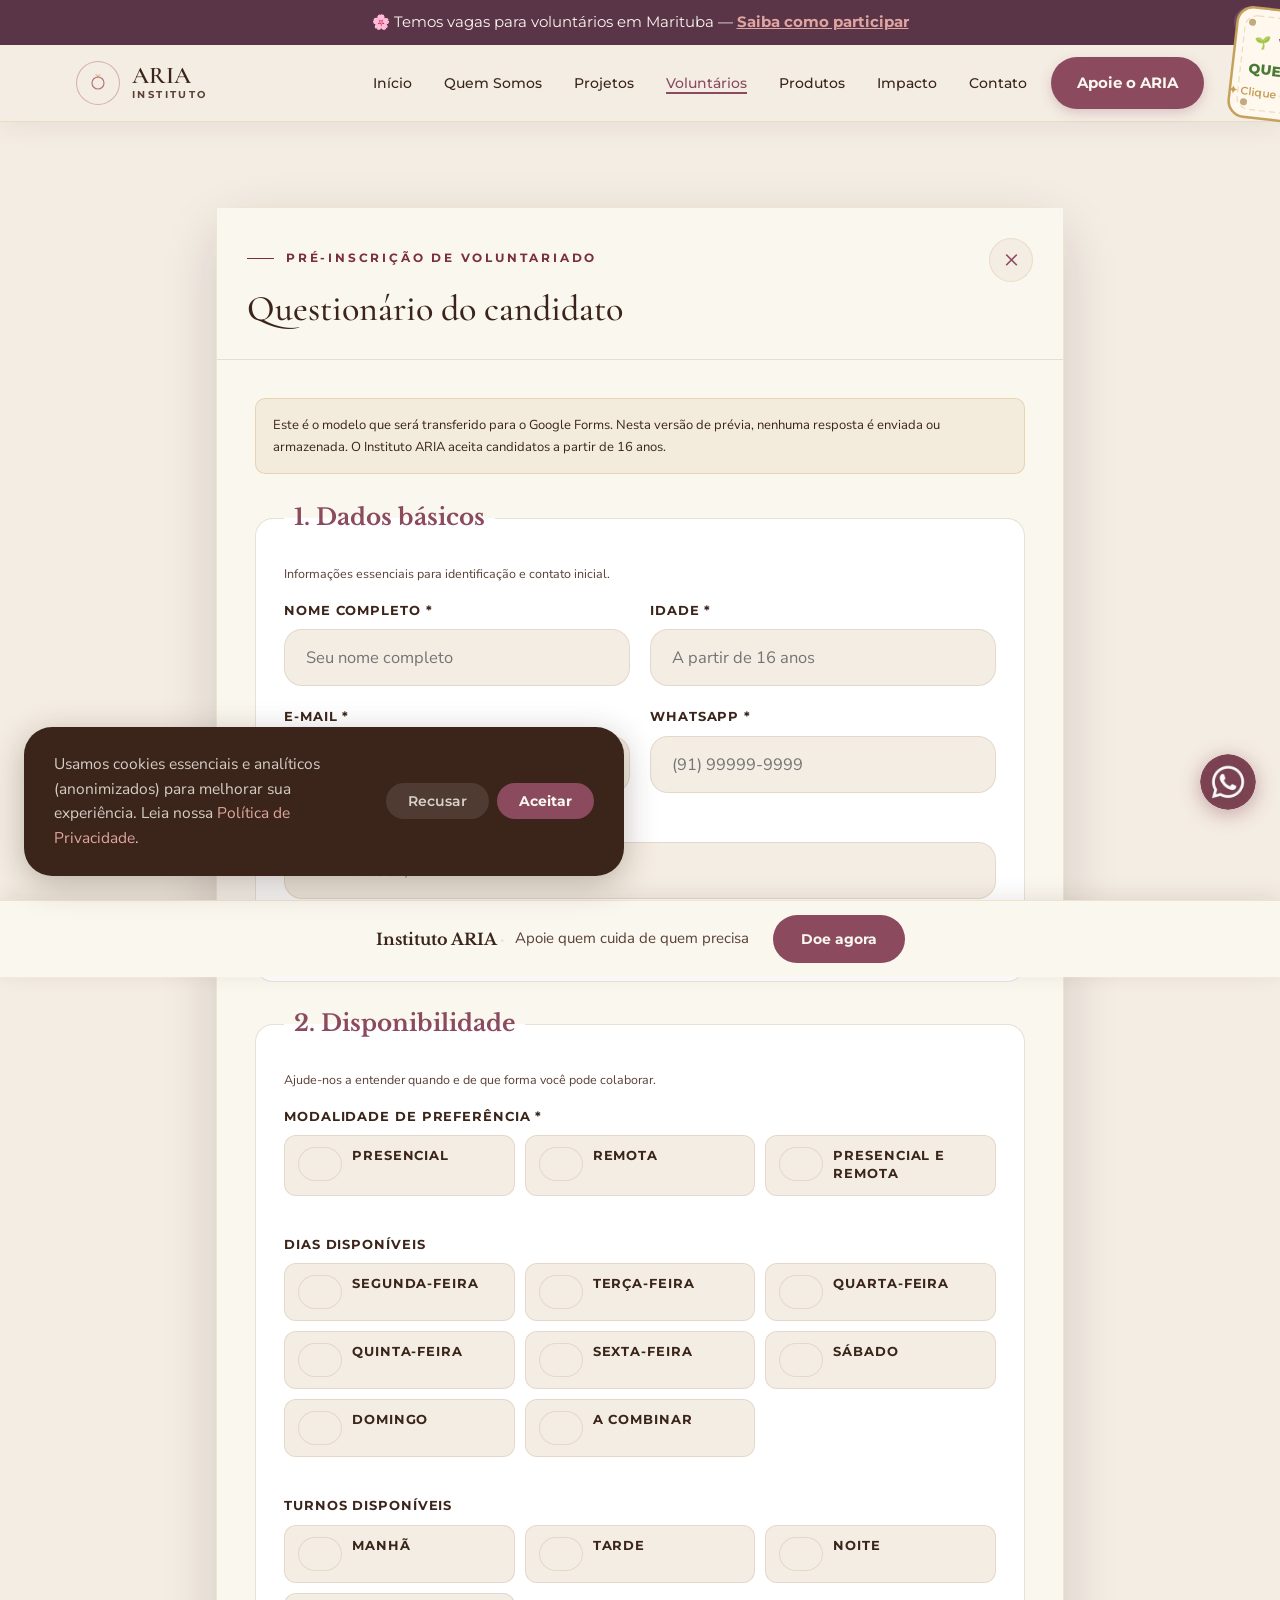
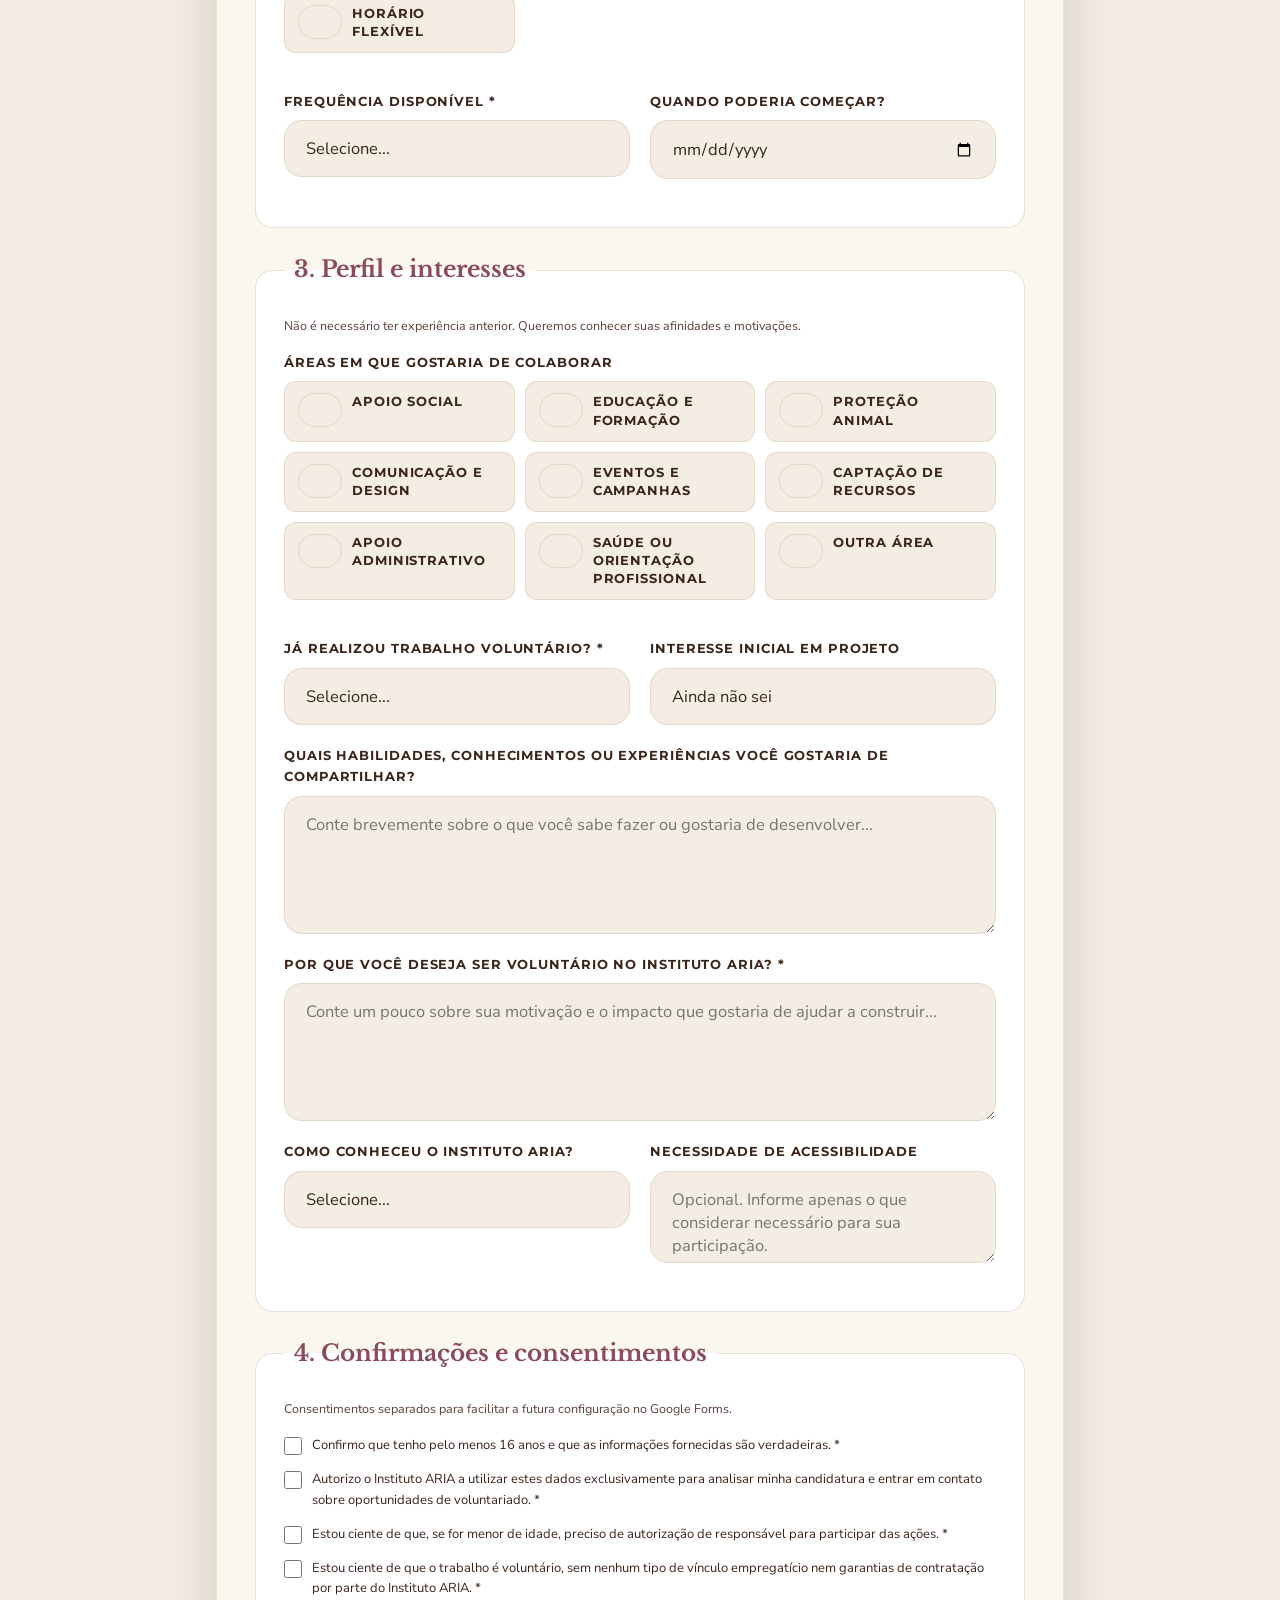
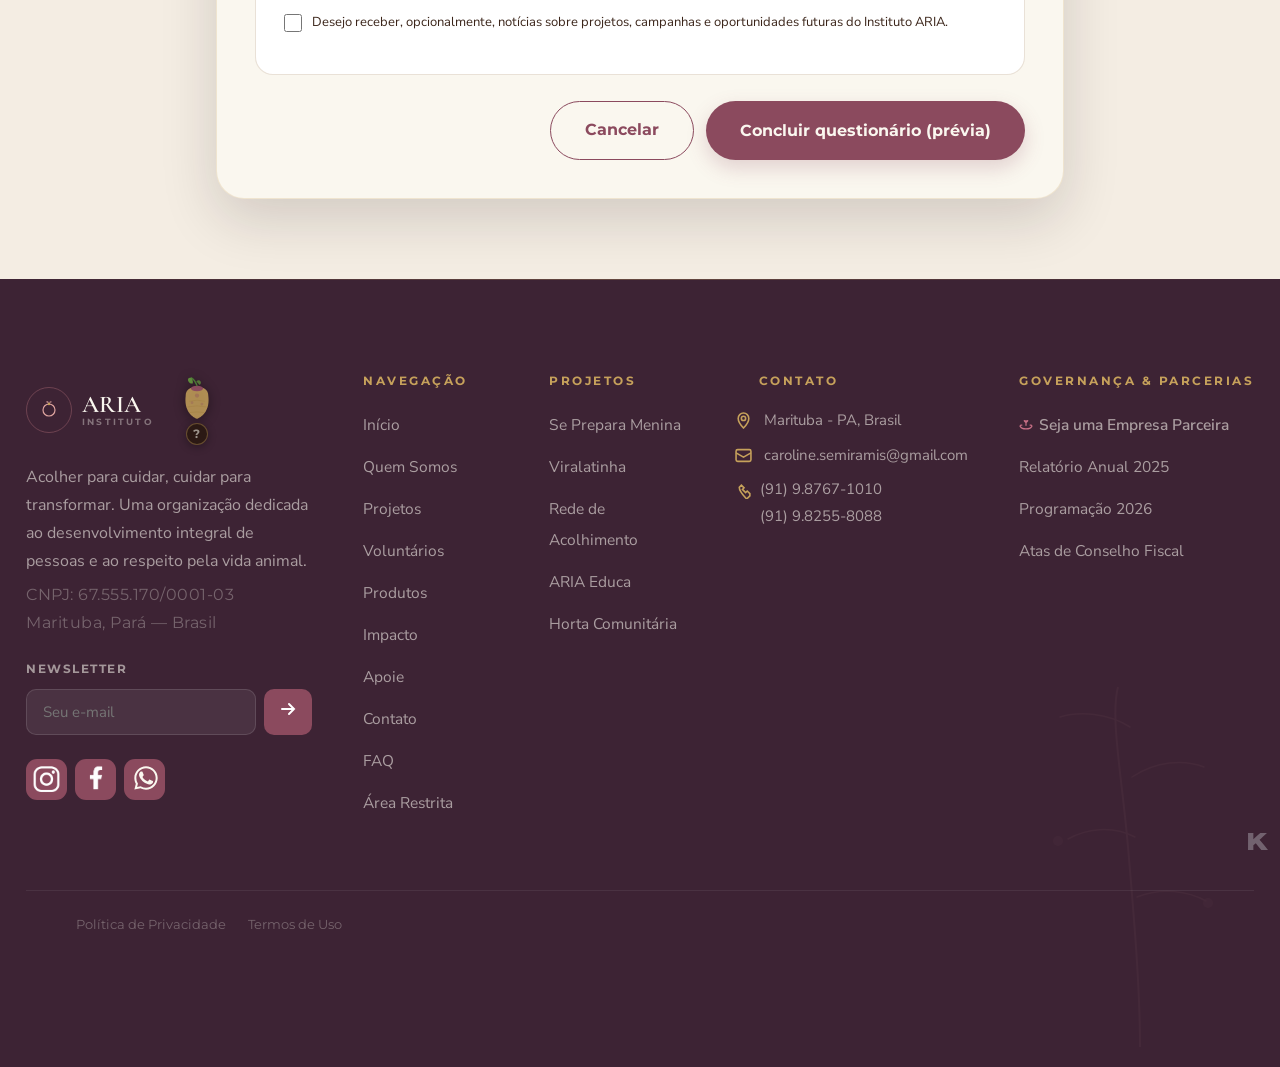
<file: inscricao.html>
<!DOCTYPE html><html lang="pt-BR"><head><meta charset="UTF-8"><meta name="build-version" content="202607271522"><meta name="viewport" content="width=device-width, initial-scale=1.0"><meta name="description" content="Instituto ARIA — Acolher para cuidar, cuidar para transformar. ONG em Marituba, Pará, dedicada ao desenvolvimento integral de mulheres, famílias e proteção animal."><title>Inscrição de Voluntário — Instituto ARIA</title><link rel="preconnect" href="https://fonts.googleapis.com"><link rel="preconnect" href="https://fonts.gstatic.com" crossorigin><link rel="preload" href="https://fonts.googleapis.com/css2?family=Cormorant+Garamond:ital,wght@0,300;0,400;0,500;0,600;1,300;1,400;1,500&family=Libre+Baskerville:ital,wght@0,400;0,700;1,400&family=Nunito+Sans:opsz,wght@6..12,300;6..12,400;6..12,500;6..12,600;6..12,700&family=Montserrat:wght@400;500;600;700;800&display=swap" as="style" onload="this.onload=null;this.rel='stylesheet'"><noscript><link rel="stylesheet" href="https://fonts.googleapis.com/css2?family=Cormorant+Garamond:ital,wght@0,300;0,400;0,500;0,600;1,300;1,400;1,500&family=Libre+Baskerville:ital,wght@0,400;0,700;1,400&family=Nunito+Sans:opsz,wght@6..12,300;6..12,400;6..12,500;6..12,600;6..12,700&family=Montserrat:wght@400;500;600;700;800&display=swap"></noscript><link rel="stylesheet" href="css/main.css?v=202607271522"><style>.plant-zone{position:relative;overflow:visible}.sprite-defs{position:absolute;width:0;height:0;overflow:hidden}.plant-point{position:absolute;width:0;height:0;pointer-events:none;z-index:9999}.plant-point .plant-slot{position:absolute;left:0;bottom:0;width:46px;margin-left:-23px;pointer-events:auto;cursor:pointer}.plant-graphic{width:100%;height:auto;display:block;transform-origin:bottom center;transform:scale(1,0);opacity:0;transition:transform .9s cubic-bezier(.34, 1.56, .64, 1),opacity .5s ease-out;filter:drop-shadow(0 2px 3px rgba(59,37,26,.1))}.plant-graphic.born{opacity:1;transform:scale(var(--size-scale,1));animation:aria-plant-sway var(--sway-dur,4s) ease-in-out infinite;animation-delay:var(--sway-delay, 0s)}@keyframes aria-plant-sway{0%,100%{rotate:-2.2deg}50%{rotate:2.2deg}}.plant-graphic.clicked{animation:aria-plant-shake .5s ease!important}@keyframes aria-plant-shake{0%{rotate:-2deg}20%{rotate:10deg}40%{rotate:-8deg}60%{rotate:6deg}80%{rotate:-4deg}100%{rotate:-2deg}}@media (hover:hover) and (pointer:fine){.plant-point:not(.deco) .plant-slot:hover .plant-graphic.born{animation:aria-plant-shake .5s ease!important}}.plant-point .plant-slot{-webkit-tap-highlight-color:transparent}.plant-point.deco .plant-slot{pointer-events:none;cursor:default}.plant-point.ghost{z-index:1}.plant-point.ghost .plant-slot{opacity:.4}.plant-point.nav-deco .plant-slot{width:28px;margin-left:-14px}.plant-slot.wide{width:72px;margin-left:-36px}.plant-point.nav-deco .plant-slot.wide{width:42px;margin-left:-21px}.nav-zone{overflow:visible}</style><style>.vine-sign-card{fill:#FFF8EE;stroke:#C6A15B;stroke-width:2.5;transition:fill .3s ease,stroke .3s ease}.vine-sign-wrapper.dragging .vine-sign-card,.vine-sign-wrapper:hover .vine-sign-card{fill:#FFF2DD;stroke:#8B4A5E}.vine-sign-text-title{font-family:Montserrat,sans-serif,Arial;font-size:13px;font-weight:700;fill:#8B4A5E;letter-spacing:2px;text-transform:uppercase;text-anchor:middle}.vine-sign-text-main{font-family:Montserrat,sans-serif,Arial;font-size:20px;font-weight:800;fill:#4A7A35;text-anchor:middle}.vine-sign-text-sub{font-family:Montserrat,sans-serif,Arial;font-size:11px;font-weight:600;fill:#C6A15B;text-anchor:middle}#vine-cta-layer{position:fixed;inset:0;width:100vw;height:100vh;pointer-events:none;z-index:850;overflow:hidden;opacity:0;transition:opacity 1.4s ease}#vine-cta-layer.vine-born{opacity:1}#vine-cta-svg{width:100%;height:100%;overflow:visible;display:block}.vine-sign-wrapper{pointer-events:auto;cursor:grab}.vine-sign-wrapper.dragging{cursor:grabbing}#vine-sign-text-layer{transition:opacity .22s ease}#vine-sign-text-layer.vine-text-fading{opacity:0}@media (max-width:768px),(hover:none) and (pointer:coarse){#vine-cta-layer{display:none}}</style></head><body data-page="inscricao">
<script>
  /* Carrega o sprite SVG do jardim de plantas (externo, cacheado entre páginas).
     A insercao no DOM roda em idle time (nao compete com o primeiro scroll/paint);
     plants.js so monta o jardim depois que essa promise resolver. */
  window.ARIA_spriteReady = fetch('assets/svg/plants-sprite.svg?v=202607271200')
    .then(function (r) { return r.text(); })
    .then(function (svg) {
      return new Promise(function (resolve) {
        function insert() {
          var frag = document.createRange().createContextualFragment(svg);
          document.body.insertBefore(frag, document.body.firstChild);
          resolve();
        }
        if ('requestIdleCallback' in window) {
          requestIdleCallback(insert, { timeout: 300 });
        } else {
          setTimeout(insert, 0);
        }
      });
    })
    .catch(function () {});
</script>


<!-- ╔══════════════════════════════════╗ --><!-- ║ BARRA DE ANÚNCIO ║ --><!-- ╚══════════════════════════════════╝ --><div id="announce-bar"><span>🌸 Temos vagas para voluntários em Marituba — <a href="apoie.html">Saiba como participar</a></span><button class="ann-close" onclick="this.parentElement.style.display='none'; updateNavTop();" aria-label="Fechar anúncio"><svg width="14" height="14" viewBox="0 0 14 14" fill="none" stroke="currentColor" stroke-width="2" stroke-linecap="round"><path d="M1 1l12 12M13 1L1 13"/></svg></button></div><!-- ╔══════════════════════════════════╗ --><!-- ║ NAV STICKY ║ --><!-- ╚══════════════════════════════════╝ --><nav id="sticky-nav" role="navigation" aria-label="Navegação principal" class="plant-zone nav-zone"><div class="nav-inner"><a href="index.html" class="nav-logo" aria-label="Página inicial Instituto ARIA"><div class="nav-logo-icon"><svg width="22" height="22" viewBox="0 0 22 22" fill="none"><circle cx="11" cy="11" r="6" stroke="#B8737D" stroke-width="1.2"/><path d="M11 5 C11 2 9 1 8 3 C10 4 10.5 5.5 11 5Z" fill="#DFA5A0" fill-opacity=".6"/><path d="M11 5 C11 2 13 1 14 3 C12 4 11.5 5.5 11 5Z" fill="#DFA5A0" fill-opacity=".5"/><circle cx="11" cy="5" r="1.2" fill="#C6A15B"/></svg></div><div class="nav-logo-text">ARIA<small>Instituto</small></div></a><div class="nav-links" id="nav-links"><a href="index.html" class="nav-link" role="button" tabindex="0">Início</a><a href="quem-somos.html" class="nav-link" role="button" tabindex="0">Quem Somos</a><a href="projetos.html" class="nav-link" role="button" tabindex="0">Projetos</a><a href="voluntarios.html" id="nav-voluntarios" class="nav-link" role="button" tabindex="0">Volunt&aacute;rios</a><a href="produtos.html" class="nav-link" role="button" tabindex="0">Produtos</a><a href="impacto.html" class="nav-link" role="button" tabindex="0">Impacto</a><a href="contato.html" class="nav-link" role="button" tabindex="0">Contato</a><a href="apoie.html" class="nav-cta" id="nav-apoie-cta">Apoie o ARIA</a></div><button class="hamburger" onclick="openMobile()" aria-label="Abrir menu" aria-expanded="false"><svg width="22" height="16" viewBox="0 0 22 16" fill="none" stroke="#3B251A" stroke-width="1.8" stroke-linecap="round"><path d="M0 1h22M0 8h16M0 15h22"/></svg></button></div></nav><!-- ╔══════════════════════════════════╗ --><!-- ║ MOBILE OVERLAY ║ --><!-- ╚══════════════════════════════════╝ --><div id="mobile-overlay" role="dialog" aria-modal="true" aria-label="Menu de navegação"><button class="overlay-close" onclick="closeMobile()" aria-label="Fechar menu"><svg width="18" height="18" viewBox="0 0 18 18" fill="none" stroke="white" stroke-width="2" stroke-linecap="round"><path d="M1 1l16 16M17 1L1 17"/></svg></button><nav class="overlay-nav" aria-label="Navegação mobile"><a href="index.html" role="button" tabindex="0">Início</a><a href="quem-somos.html" role="button" tabindex="0">Quem Somos</a><a href="projetos.html" role="button" tabindex="0">Projetos</a><a href="produtos.html" role="button" tabindex="0">Produtos</a><a href="voluntarios.html" role="button" tabindex="0">Volunt&aacute;rios</a><a href="impacto.html" role="button" tabindex="0">Impacto</a><a href="contato.html" role="button" tabindex="0">Contato</a></nav><a href="apoie.html" class="btn-gold overlay-cta" style="font-size:17px;padding:16px 40px;">Apoie o ARIA ✦</a><p class="overlay-contact" style="margin-top:30px;"><a href="https://wa.me/5591987671010" target="_blank" rel="noopener">WhatsApp: (91) 9.8767-1010</a></p><!-- Botanical decoration — apenas no rodapé do menu --><div id="sway-slow-zone-1" style="position:absolute;bottom:0;left:0;right:0;height:200px;pointer-events:none;overflow:visible;" class="plant-zone sway-slow-zone" data-plant-sym="plant-slow-1"></div></div><!-- ╔══════════════════════════════════╗ --><!-- ║ PÁGINA: HOME ║ --><!-- ╚══════════════════════════════════╝ --><div id="page-inscricao" class="page active"><div class="page-spacer"></div><div class="container" style="max-width:900px;padding-top:40px;padding-bottom:80px;"><div id="volunteer-questionnaire-modal" class="volunteer-questionnaire-dialog-page-wrap"
 onclick="closeVolunteerQuestionnaireFromBackdrop(event)"><div class="volunteer-questionnaire-dialog" role="dialog" aria-modal="true"
 aria-labelledby="volunteer-questionnaire-title" aria-describedby="volunteer-questionnaire-description"><header class="volunteer-questionnaire-header"><div><div class="eyebrow">Pré-inscrição de voluntariado</div><h2 id="volunteer-questionnaire-title">Questionário do candidato</h2></div><a class="volunteer-questionnaire-close" href="voluntarios.html" aria-label="Voltar para Voluntários">×</a></header><div class="volunteer-questionnaire-body"><div id="volunteer-questionnaire-description" class="questionnaire-notice">
 Este é o modelo que será transferido para o Google Forms. Nesta versão de prévia, nenhuma resposta é enviada ou armazenada. O Instituto ARIA aceita candidatos a partir de 16 anos.
 </div><form id="volunteer-questionnaire-form" onsubmit="submitVolunteerQuestionnaire(event)"><fieldset class="questionnaire-section"><legend>1. Dados básicos</legend><p class="questionnaire-help">Informações essenciais para identificação e contato inicial.</p><div class="form-row"><div class="form-group"><label for="candidate-name">Nome completo *</label><input type="text" id="candidate-name" name="nome_completo" required autocomplete="name" placeholder="Seu nome completo"></div><div class="form-group"><label for="candidate-age">Idade *</label><input type="number" id="candidate-age" name="idade" required min="16" max="100" inputmode="numeric" placeholder="A partir de 16 anos"></div></div><div class="form-row"><div class="form-group"><label for="candidate-email">E-mail *</label><input type="email" id="candidate-email" name="email" required autocomplete="email" placeholder="seu@email.com"></div><div class="form-group"><label for="candidate-whatsapp">WhatsApp *</label><input type="tel" id="candidate-whatsapp" name="whatsapp" required autocomplete="tel" placeholder="(91) 99999-9999"></div></div><div class="form-group"><label for="candidate-city">Cidade e estado *</label><input type="text" id="candidate-city" name="cidade_estado" required autocomplete="address-level2" placeholder="Ex.: Marituba, PA"></div><p class="questionnaire-help">Candidatos de 16 e 17 anos poderão precisar apresentar autorização do responsável apenas na etapa seguinte.</p></fieldset><fieldset class="questionnaire-section"><legend>2. Disponibilidade</legend><p class="questionnaire-help">Ajude-nos a entender quando e de que forma você pode colaborar.</p><div class="form-group"><label>Modalidade de preferência *</label><div class="questionnaire-choice-grid"><label class="questionnaire-choice"><input type="radio" name="modalidade" value="Presencial" required> Presencial</label><label class="questionnaire-choice"><input type="radio" name="modalidade" value="Remota"> Remota</label><label class="questionnaire-choice"><input type="radio" name="modalidade" value="Ambas"> Presencial e remota</label></div></div><div class="form-group"><label>Dias disponíveis</label><div class="questionnaire-choice-grid"><label class="questionnaire-choice"><input type="checkbox" name="dias" value="Segunda-feira"> Segunda-feira</label><label class="questionnaire-choice"><input type="checkbox" name="dias" value="Terça-feira"> Terça-feira</label><label class="questionnaire-choice"><input type="checkbox" name="dias" value="Quarta-feira"> Quarta-feira</label><label class="questionnaire-choice"><input type="checkbox" name="dias" value="Quinta-feira"> Quinta-feira</label><label class="questionnaire-choice"><input type="checkbox" name="dias" value="Sexta-feira"> Sexta-feira</label><label class="questionnaire-choice"><input type="checkbox" name="dias" value="Sábado"> Sábado</label><label class="questionnaire-choice"><input type="checkbox" name="dias" value="Domingo"> Domingo</label><label class="questionnaire-choice"><input type="checkbox" name="dias" value="A combinar"> A combinar</label></div></div><div class="form-group"><label>Turnos disponíveis</label><div class="questionnaire-choice-grid"><label class="questionnaire-choice"><input type="checkbox" name="turnos" value="Manhã"> Manhã</label><label class="questionnaire-choice"><input type="checkbox" name="turnos" value="Tarde"> Tarde</label><label class="questionnaire-choice"><input type="checkbox" name="turnos" value="Noite"> Noite</label><label class="questionnaire-choice"><input type="checkbox" name="turnos" value="Flexível"> Horário flexível</label></div></div><div class="form-row"><div class="form-group"><label for="candidate-frequency">Frequência disponível *</label><select id="candidate-frequency" name="frequencia" required><option value="">Selecione...</option><option>Semanal</option><option>Quinzenal</option><option>Mensal</option><option>Ações pontuais</option><option>A combinar</option></select></div><div class="form-group"><label for="candidate-start">Quando poderia começar?</label><input type="date" id="candidate-start" name="inicio_disponibilidade"></div></div></fieldset><fieldset class="questionnaire-section"><legend>3. Perfil e interesses</legend><p class="questionnaire-help">Não é necessário ter experiência anterior. Queremos conhecer suas afinidades e motivações.</p><div class="form-group"><label>Áreas em que gostaria de colaborar</label><div class="questionnaire-choice-grid"><label class="questionnaire-choice"><input type="checkbox" name="areas" value="Apoio social"> Apoio social</label><label class="questionnaire-choice"><input type="checkbox" name="areas" value="Educação e formação"> Educação e formação</label><label class="questionnaire-choice"><input type="checkbox" name="areas" value="Proteção animal"> Proteção animal</label><label class="questionnaire-choice"><input type="checkbox" name="areas" value="Comunicação e design"> Comunicação e design</label><label class="questionnaire-choice"><input type="checkbox" name="areas" value="Eventos e campanhas"> Eventos e campanhas</label><label class="questionnaire-choice"><input type="checkbox" name="areas" value="Captação de recursos"> Captação de recursos</label><label class="questionnaire-choice"><input type="checkbox" name="areas" value="Apoio administrativo"> Apoio administrativo</label><label class="questionnaire-choice"><input type="checkbox" name="areas" value="Saúde ou orientação profissional"> Saúde ou orientação profissional</label><label class="questionnaire-choice"><input type="checkbox" name="areas" value="Outra"> Outra área</label></div></div><div class="form-row"><div class="form-group"><label for="candidate-experience">Já realizou trabalho voluntário? *</label><select id="candidate-experience" name="experiencia_voluntaria" required><option value="">Selecione...</option><option>Sim, atualmente</option><option>Sim, anteriormente</option><option>Não, seria minha primeira experiência</option></select></div><div class="form-group"><label for="candidate-project">Interesse inicial em projeto</label><select id="candidate-project" name="projeto_interesse"><option value="">Ainda não sei</option><option>Se Prepara Menina</option><option>Viralatinha</option><option>Rede de Acolhimento</option><option>Iniciativas futuras</option><option>Onde houver necessidade</option></select></div></div><div class="form-group"><label for="candidate-skills">Quais habilidades, conhecimentos ou experiências você gostaria de compartilhar?</label><textarea id="candidate-skills" name="habilidades" placeholder="Conte brevemente sobre o que você sabe fazer ou gostaria de desenvolver..."></textarea></div><div class="form-group"><label for="candidate-motivation">Por que você deseja ser voluntário no Instituto ARIA? *</label><textarea id="candidate-motivation" name="motivacao" required minlength="20" placeholder="Conte um pouco sobre sua motivação e o impacto que gostaria de ajudar a construir..."></textarea></div><div class="form-row"><div class="form-group"><label for="candidate-source">Como conheceu o Instituto ARIA?</label><select id="candidate-source" name="como_conheceu"><option value="">Selecione...</option><option>Instagram ou outra rede social</option><option>Indicação de amigos ou familiares</option><option>Evento ou ação do Instituto</option><option>Escola, faculdade ou empresa</option><option>Pesquisa na internet</option><option>Outro meio</option></select></div><div class="form-group"><label for="candidate-accessibility">Necessidade de acessibilidade</label><textarea id="candidate-accessibility" name="acessibilidade" style="min-height:92px;" placeholder="Opcional. Informe apenas o que considerar necessário para sua participação."></textarea></div></div></fieldset><fieldset class="questionnaire-section"><legend>4. Confirmações e consentimentos</legend><p class="questionnaire-help">Consentimentos separados para facilitar a futura configuração no Google Forms.</p><label class="questionnaire-consent"><input type="checkbox" name="confirmacao_idade" required><span>Confirmo que tenho pelo menos 16 anos e que as informações fornecidas são verdadeiras. *</span></label><label class="questionnaire-consent"><input type="checkbox" name="consentimento_dados" required><span>Autorizo o Instituto ARIA a utilizar estes dados exclusivamente para analisar minha candidatura e entrar em contato sobre oportunidades de voluntariado. *</span></label><label class="questionnaire-consent"><input type="checkbox" name="autorizacao_menor" required><span>Estou ciente de que, se for menor de idade, preciso de autorização de responsável para participar das ações. *</span></label><label class="questionnaire-consent"><input type="checkbox" name="ciencia_voluntariado" required><span>Estou ciente de que o trabalho é voluntário, sem nenhum tipo de vínculo empregatício nem garantias de contratação por parte do Instituto ARIA. *</span></label><label class="questionnaire-consent"><input type="checkbox" name="comunicacoes_opcionais"><span>Desejo receber, opcionalmente, notícias sobre projetos, campanhas e oportunidades futuras do Instituto ARIA.</span></label></fieldset><div class="questionnaire-actions"><a class="btn-secondary" href="voluntarios.html" style="text-decoration:none;">Cancelar</a><button class="btn-primary" type="submit">Concluir questionário (prévia)</button></div></form><div id="volunteer-questionnaire-success" class="questionnaire-success" hidden aria-live="polite"><div class="questionnaire-success-icon" aria-hidden="true">✓</div><h3>Questionário concluído</h3><p>
 A estrutura está pronta para ser reproduzida no Google Forms. Como esta é uma prévia local, as respostas preenchidas não foram enviadas nem armazenadas.
 </p><div class="questionnaire-actions" style="justify-content:center;"><button class="btn-secondary" type="button" onclick="reviewVolunteerQuestionnaire()">Revisar respostas</button><a class="btn-primary" href="voluntarios.html" style="text-decoration:none;">Fechar</a></div></div></div></div></div></div></div><!-- /page-inscricao --><!-- ╔══════════════════════════════════╗ --><!-- ║ PÁGINA: PRODUTOS ║ --><!-- ╚══════════════════════════════════╝ --><footer role="contentinfo" class="plant-zone footer-zone"><!-- Botanical bg decoration --><div class="footer-bg-botanical" aria-hidden="true"><svg width="320" height="380" viewBox="0 0 320 380" fill="none"><path d="M160 370 C160 310 154 240 148 170 C142 100 130 40 138 10" stroke="#DFA5A0" stroke-width="2"/><path d="M150 50 C128 36 100 34 80 40" stroke="#DFA5A0" stroke-width="1.5" stroke-linecap="round"/><path d="M152 100 C176 84 204 82 224 90" stroke="#DFA5A0" stroke-width="1.5" stroke-linecap="round"/><path d="M155 160 C131 148 106 152 88 162" stroke="#DFA5A0" stroke-width="1.5" stroke-linecap="round"/><path d="M157 220 C182 210 208 214 226 224" stroke="#DFA5A0" stroke-width="1.5" stroke-linecap="round"/><circle cx="78" cy="164" r="5" fill="#DFA5A0" fill-opacity=".6"/><circle cx="228" cy="226" r="5" fill="#DFA5A0" fill-opacity=".6"/></svg></div><div class="container-wide" style="position:relative;z-index:2;"><div class="footer-grid"><!-- Marca --><div class="footer-brand"><div class="footer-wm"><div class="footer-wm-icon"><svg width="22" height="22" viewBox="0 0 22 22" fill="none"><circle cx="11" cy="11" r="6" stroke="#DFA5A0" stroke-width="1.2"/><path d="M11 5 C11 2 9 1 8 3 C10 4 10.5 5.5 11 5Z" fill="#DFA5A0" fill-opacity=".7"/><path d="M11 5 C11 2 13 1 14 3 C12 4 11.5 5.5 11 5Z" fill="#DFA5A0" fill-opacity=".6"/><circle cx="11" cy="5" r="1.2" fill="#C6A15B"/></svg></div><div class="footer-wm-text">ARIA<small>Instituto</small></div><div id="seed-bag-container"><div id="seed-bag-btn" role="button" tabindex="0"
 aria-label="Clique duas vezes para pegar uma semente e plantá-la na página"><svg id="seed-bag-svg" viewBox="0 -4 48 62" xmlns="http://www.w3.org/2000/svg" aria-hidden="true"><path d="M8 26 C5 52 24 58 24 58 C24 58 43 52 40 26 C40 16 33 13 24 13 C15 13 8 16 8 26Z" fill="#C6A15B" opacity=".85"/><path d="M13 33 Q24 30 35 33" stroke="#9A7535" stroke-width=".8" fill="none" opacity=".5"/><path d="M11 41 Q24 38 37 41" stroke="#9A7535" stroke-width=".8" fill="none" opacity=".5"/><path d="M13 49 Q24 47 35 49" stroke="#9A7535" stroke-width=".8" fill="none" opacity=".5"/><circle cx="24" cy="25" r="3" fill="#8B4A5E" opacity=".35"/><circle cx="17" cy="35" r="2" fill="#8B4A5E" opacity=".28"/><circle cx="31" cy="37" r="2" fill="#8B4A5E" opacity=".28"/><ellipse cx="24" cy="15" rx="8.5" ry="4" fill="#8B4A5E"/><path d="M24 11 Q22 4 16 0" stroke="#4A7A35" stroke-width="1.7" fill="none" stroke-linecap="round"/><path d="M16 0 C8 -2 11 9 18 8 C19 4 16 0 16 0Z" fill="#5D8B3A"/><path d="M23 5 C27 1 32 6 28 10 C26 8 23 5 23 5Z" fill="#5D8B3A" opacity=".8"/></svg></div><button id="seed-help-btn" aria-label="Como usar o broto de semente">?</button><div id="seed-help-tooltip" role="tooltip" aria-hidden="true"><div class="tip-title">🌱 Plante uma semente</div><ol><li>Clique duas vezes no broto para pegar uma semente.</li><li>Arraste-a para qualquer local do site.</li><li>Clique duas vezes no local escolhido para plantar.</li></ol></div></div></div><p>Acolher para cuidar, cuidar para transformar. Uma organização dedicada ao desenvolvimento integral de pessoas e ao respeito pela vida animal.</p><p class="footer-cnpj">CNPJ: 67.555.170/0001-03<br>Marituba, Pará — Brasil</p><div class="footer-newsletter"><p>Newsletter</p><div class="footer-nl-form"><input type="email" placeholder="Seu e-mail" aria-label="E-mail para newsletter"><button aria-label="Assinar newsletter"><svg width="16" height="16" viewBox="0 0 16 16" fill="none" stroke="white" stroke-width="2" stroke-linecap="round"><path d="M2 8h12M9 3l5 5-5 5"/></svg></button></div></div><div class="footer-social" aria-label="Redes sociais" style="margin-top:24px;"><a class="social-btn" href="https://instagram.com/instituto.aria.ia" target="_blank" rel="noopener" aria-label="Instagram" style="background:var(--aria-wine);"><img src="assets/img/icones/instagram.webp" width="150" height="150" alt="" aria-hidden="true" class="social-icon-ig"/></a><a class="social-btn" href="https://facebook.com/instituto.aria.ia" target="_blank" rel="noopener" aria-label="Facebook" style="background:var(--aria-wine);"><img src="assets/img/icones/facebook.webp" width="150" height="150" alt="" aria-hidden="true" class="social-icon-fb"/></a><a class="social-btn" href="https://wa.me/5591987671010" target="_blank" rel="noopener" aria-label="WhatsApp" style="background:var(--aria-wine);"><svg xmlns="http://www.w3.org/2000/svg" viewBox="0 0 24 24" fill="white" aria-hidden="true" class="social-icon-wa"><path d="M17.472 14.382c-.297-.149-1.758-.867-2.03-.967-.273-.099-.471-.148-.67.15-.197.297-.767.966-.94 1.164-.173.199-.347.223-.644.075-.297-.15-1.255-.463-2.39-1.475-.883-.788-1.48-1.761-1.653-2.059-.173-.297-.018-.458.13-.606.134-.133.298-.347.446-.52.149-.174.198-.298.298-.497.099-.198.05-.371-.025-.52-.075-.149-.669-1.612-.916-2.207-.242-.579-.487-.5-.669-.51-.173-.008-.371-.01-.57-.01-.198 0-.52.074-.792.372-.272.297-1.04 1.016-1.04 2.479 0 1.462 1.065 2.875 1.213 3.074.149.198 2.096 3.2 5.077 4.487.709.306 1.262.489 1.694.625.712.227 1.36.195 1.871.118.571-.085 1.758-.719 2.006-1.413.248-.694.248-1.289.173-1.413-.074-.124-.272-.198-.57-.347z"/><path d="M12.004 2.003C6.477 2.003 2 6.48 2 12.008c0 1.77.462 3.433 1.268 4.88L2.05 21.949l5.205-1.197A9.955 9.955 0 0012.004 22c5.526 0 10.003-4.477 10.003-10.004C22.007 6.478 17.53 2.003 12.004 2.003zm0 18.343a8.293 8.293 0 01-4.228-1.156l-.303-.18-3.088.71.734-3.007-.197-.309A8.292 8.292 0 013.71 12.008c0-4.578 3.724-8.303 8.294-8.303 4.571 0 8.296 3.725 8.296 8.303 0 4.578-3.725 8.338-8.296 8.338z"/></svg></a></div></div><!-- Menu --><div class="footer-col footer-nav-col"><h2>Navegação</h2><ul><li><a href="index.html" role="button" tabindex="0">Início</a></li><li><a href="quem-somos.html" role="button" tabindex="0">Quem Somos</a></li><li><a href="projetos.html" role="button" tabindex="0">Projetos</a></li><li><a href="voluntarios.html" role="button" tabindex="0">Volunt&aacute;rios</a></li><li><a href="produtos.html" role="button" tabindex="0">Produtos</a></li><li><a href="impacto.html" role="button" tabindex="0">Impacto</a></li><li><a href="apoie.html" role="button" tabindex="0">Apoie</a></li><li><a href="contato.html" role="button" tabindex="0">Contato</a></li><li><a href="faq.html" role="button" tabindex="0">FAQ</a></li><li><a href="restrita.html" role="button" tabindex="0">Área Restrita</a></li></ul></div><!-- Projetos --><div class="footer-col footer-projetos-col"><h2><a href="projetos.html" role="button" tabindex="0" class="footer-col-title-link">Projetos</a></h2><ul><li><a href="projetos.html" role="button" tabindex="0">Se Prepara Menina</a></li><li><a href="projetos.html" role="button" tabindex="0">Viralatinha</a></li><li><a href="projetos.html" role="button" tabindex="0">Rede de Acolhimento</a></li><li><a href="projetos.html" role="button" tabindex="0">ARIA Educa</a></li><li><a href="projetos.html" role="button" tabindex="0">Horta Comunitária</a></li></ul></div><!-- Contato + newsletter --><!-- Contato --><div class="footer-col footer-contato-col"><h2 style="padding-left:24px;"><a href="contato.html" role="button" tabindex="0" class="footer-col-title-link">Contato</a></h2><div class="footer-contact-item"><svg viewBox="0 0 16 16"><path d="M8 1C5.24 1 3 3.24 3 6c0 3.75 5 9 5 9s5-5.25 5-9c0-2.76-2.24-5-5-5zm0 7a2 2 0 1 1 0-4 2 2 0 0 1 0 4z"/></svg><span>Marituba - PA, Brasil</span></div><div class="footer-contact-item"><svg viewBox="0 0 16 16"><rect x="1" y="2.5" width="14" height="11" rx="1.5"/><path d="M1 5.5l7 4 7-4"/></svg><a href="mailto:caroline.semiramis@gmail.com">caroline.semiramis@gmail.com</a></div><div class="footer-contact-item" style="display: flex; align-items: flex-start; gap: 8px;"><svg viewBox="0 0 16 16" width="16" height="16" style="margin-top: 4px;"><path d="M14 11l-2.5-2.5-1.5 1.5c-1-1-2-2-3-3l1.5-1.5L6 3 4 5c0 4 7 11 7 11l3-3z"/></svg><div style="display: flex; flex-direction: column; gap: 4px;"><a href="https://wa.me/5591987671010" target="_blank" rel="noopener">(91) 9.8767-1010</a><a href="https://wa.me/5591982558088" target="_blank" rel="noopener">(91) 9.8255-8088</a></div></div></div><div class="footer-col footer-gov-col"><h2><a href="governanca.html" role="button" tabindex="0" class="footer-col-title-link">Governan&ccedil;a &amp; Parcerias</a></h2><ul><li><a href="parceria.html" role="button" tabindex="0" class="footer-link-partner"><svg class="footer-partner-icon" viewBox="0 0 16 16" aria-hidden="true"><path d="M1.3 9.6c1.1 1.9 3.1 2.9 6.7 2.9s5.6-1 6.7-2.9M1.3 9.6c-.1-1 .8-1.9 1.9-1.4M14.7 9.6c.1-1-.8-1.9-1.9-1.4M8 8.4V3.2M8 5.4C8 3.4 6.8 2.4 6 3.2c.8.8 1.3 1.4 2 2.2zm0 0c0-2 1.2-3 2-2.2-.8.8-1.3 1.4-2 2.2z"/></svg> Seja uma Empresa Parceira</a></li><li><a href="governanca.html#relatorio" role="button" tabindex="0">Relatório Anual 2025</a></li><li><a href="governanca.html#programacao" role="button" tabindex="0">Programação 2026</a></li><li><a href="governanca.html#atas" role="button" tabindex="0">Atas de Conselho Fiscal</a></li></ul></div></div><!-- Footer bottom --><div class="footer-bottom"><div class="footer-bottom-links"><a href="privacidade.html" role="button" tabindex="0">Política de Privacidade</a><a href="privacidade.html" role="button" tabindex="0">Termos de Uso</a></div></div></div></footer><!-- ╔══════════════════════════════════╗ --><!-- ║ FLOATING ELEMENTS ║ --><!-- ╚══════════════════════════════════╝ --><!-- WhatsApp float --><a class="wa-float" href="https://wa.me/5591987671010" target="_blank" rel="noopener" aria-label="Fale conosco pelo WhatsApp"><picture><source srcset="assets/img/icones/whatsapp.avif?v=202607271200" type="image/avif"><source srcset="assets/img/icones/whatsapp.webp?v=202607271200" type="image/webp"><img src="assets/img/icones/whatsapp.webp?v=202607271200" alt="WhatsApp" width="128" height="128" loading="lazy"/></picture></a><!-- Mobile CTA bar --><div id="mobile-cta-bar" role="complementary" aria-label="Acesso rápido"><div class="mob-cta-text"><strong>Instituto ARIA</strong>
 Apoie quem cuida de quem precisa
 </div><a href="apoie.html" class="mob-cta-btn">Doe agora</a></div><!-- Cookie banner --><div id="cookie" role="dialog" aria-label="Aviso de cookies" aria-live="polite"><p>Usamos cookies essenciais e analíticos (anonimizados) para melhorar sua experiência. Leia nossa <a href="privacidade.html" onclick="hideCookie();">Política de Privacidade</a>.</p><div class="cookie-btns"><button class="btn-decline" onclick="hideCookie()">Recusar</button><button class="btn-accept" onclick="hideCookie()">Aceitar</button></div></div><!-- ╔══════════════════════════════════╗ --><!-- ║ JAVASCRIPT ║ --><!-- ╚══════════════════════════════════╝ --><!-- ── MODAL ÚNICO — Depoimentos & Casos de Resgate ── --><div id="impact-modal-backdrop" class="impact-modal-backdrop"
 role="dialog" aria-modal="true" aria-labelledby="impact-modal-name"
 style="display:none;"><div class="impact-modal-panel" id="impact-modal-panel"><button class="impact-modal-close" id="impact-modal-close-btn" aria-label="Fechar"><svg width="14" height="14" viewBox="0 0 14 14" fill="none" stroke="currentColor" stroke-width="2" stroke-linecap="round"><line x1="1" y1="1" x2="13" y2="13"/><line x1="13" y1="1" x2="1" y2="13"/></svg></button><!-- Visual preenchido via JS --><div id="impact-modal-visual"></div><div class="impact-modal-content"><div id="impact-modal-name" class="modal-name"></div><div id="impact-modal-role" class="modal-role"></div><p id="impact-modal-text" class="modal-text"></p><div id="impact-modal-gallery" class="impact-modal-gallery" style="display:none;"></div></div></div></div><!-- ============ SELO KUPIM DIGITAL ============ --><div id="kupim-badge-wrap"><a
 id="kupim-badge"
 href="https://www.linkedin.com/in/allanlauzid/"
 target="_blank"
 rel="noopener"
 aria-label="Uma criação de Kupim Digital. Clique para falar conosco."
 ><span class="k-logo-spacer" aria-hidden="true"></span><span class="badge-text">© <span class="kupim-year">2026</span><b>Instituto ARIA</b>. Todos os direitos reservados.<br>Uma criação de <b>Kupim Digital</b>.</span></a><span class="k-logo-wrap" aria-hidden="true"><svg viewBox="0 0 80.339996 68.730003" xmlns="http://www.w3.org/2000/svg"><defs><linearGradient id="k-fill-gradient" x1="0%" y1="0%" x2="100%" y2="100%"><stop id="k-stop-1" offset="0%" stop-color="#eff3f8"/><stop id="k-stop-2" offset="100%" stop-color="#eff3f8"/></linearGradient></defs><path d="m 13.66,16.47 c 7.19,-0.43 14.44,-0.34 21.63,-0.04 -0.24,8.15 0,16.3 -0.14,24.45 C 44.4,32.62 53.53,24.22 62.99,16.19 71.94,16.35 80.9,16.03 89.85,16.38 83.67,21.31 78.35,27.2 72.22,32.19 68.1,35.71 64.48,39.82 60.09,43 71.83,56.41 82.59,70.68 93.98,84.4 91.4,85.16 88.68,84.79 86.03,84.85 79.75,84.76 73.47,85.02 67.2,84.71 59.87,75.36 52.54,66.01 44.97,56.86 c -3.63,2.59 -6.28,6.29 -9.84,9 0.14,6.27 -0.03,12.54 0.12,18.81 -7.19,0.24 -14.43,0.42 -21.61,-0.1 0.34,-22.69 0.3,-45.41 0.02,-68.1 z" transform="translate(-13.640002,-16.175853)" fill="url(#k-fill-gradient)"/></svg></span></div><!-- ============ FIM DO SELO ============ --><div id="vine-cta-layer" aria-hidden="false"><svg id="vine-cta-svg" xmlns="http://www.w3.org/2000/svg"><path id="vine-rope-outer" fill="none" stroke="#8a6b3f" stroke-width="4" stroke-linecap="round" stroke-linejoin="round" opacity=".55"/><path id="vine-rope-inner" fill="none" stroke="#5f7a45" stroke-width="2" stroke-linecap="round" stroke-linejoin="round" opacity=".7"/><g id="vine-leaves-layer"></g><g id="vine-flowers-layer"></g><g class="vine-sign-wrapper" id="vine-cta-sign" role="button" tabindex="0"
 aria-label="Faça parte, Voluntário — clique para saber mais, ou arraste para mover"><line id="vine-cord-1" stroke="#9A7535" stroke-width="2.5" stroke-dasharray="4 2"/><line id="vine-cord-2" stroke="#9A7535" stroke-width="2.5" stroke-dasharray="4 2"/><circle id="vine-cord-pin" r="5" fill="#8B4A5E"/><g id="vine-sign-card-group"><rect class="vine-sign-card" x="0" y="0" width="200" height="110" rx="16"/><rect x="8" y="8" width="184" height="94" rx="12" fill="none" stroke="#E8D5B7" stroke-width="1.2" stroke-dasharray="6 4" opacity=".8"/><circle cx="15" cy="15" r="3.5" fill="#9A7535" opacity=".6"/><circle cx="185" cy="15" r="3.5" fill="#9A7535" opacity=".6"/><circle cx="15" cy="95" r="3.5" fill="#9A7535" opacity=".6"/><circle cx="185" cy="95" r="3.5" fill="#9A7535" opacity=".6"/><g id="vine-sign-text-layer"><text id="vine-sign-title" class="vine-sign-text-title" x="100" y="38">🌱 FAÇA PARTE</text><text id="vine-sign-main" class="vine-sign-text-main" x="100" y="66">VOLUNTÁRIO</text><text id="vine-sign-sub" class="vine-sign-text-sub" x="100" y="88">✦ Clique aqui e saiba mais ✦</text></g></g></g></svg></div><!-- Moldes de folha/flor reais (extraídos de cipo-voluntarios-1/2.svg) --><svg width="0" height="0" style="position:absolute" aria-hidden="true"><defs><g id="vine-leaf-tpl-1"><path d="M0,0 C-30,-10 -50,10 -40,30 C-20,40 0,20 0,0 Z" fill="#5D8B3A"/><path d="M0,0 Q-25,10 -38,28" stroke="#A3C285" stroke-width="1.5" fill="none"/></g><g id="vine-leaf-tpl-2"><path d="M0,0 C35,-15 55,10 40,35 C15,40 -5,20 0,0 Z" fill="#4A7A35"/><path d="M0,0 Q25,10 38,32" stroke="#A3C285" stroke-width="1.5" fill="none"/></g><g id="vine-leaf-tpl-3"><path d="M0,0 C-20,35 10,65 40,50 C50,25 25,-5 0,0 Z" fill="#5D8B3A"/><path d="M0,0 Q15,30 38,47" stroke="#A3C285" stroke-width="1.5" fill="none"/></g><g id="vine-leaf-tpl-4"><path d="M0,0 C-10,-40 20,-65 45,-45 C50,-20 20,10 0,0 Z" fill="#6D9B4A" opacity=".9"/><path d="M0,0 Q25,-30 43,-43" stroke="#A3C285" stroke-width="1.5" fill="none"/></g><g id="vine-flower-tpl-1" transform="scale(0.85)"><circle cx="-8" cy="0" r="7" fill="#DFA5A0" opacity=".9"/><circle cx="8" cy="0" r="7" fill="#DFA5A0" opacity=".9"/><circle cx="0" cy="-8" r="7" fill="#DFA5A0" opacity=".9"/><circle cx="0" cy="8" r="7" fill="#DFA5A0" opacity=".9"/><circle cx="0" cy="0" r="6" fill="#8B4A5E"/><circle cx="0" cy="0" r="3" fill="#C6A15B"/></g><g id="vine-flower-tpl-2" transform="scale(0.75)"><circle cx="-7" cy="0" r="6" fill="#DFA5A0"/><circle cx="7" cy="0" r="6" fill="#DFA5A0"/><circle cx="0" cy="-7" r="6" fill="#DFA5A0"/><circle cx="0" cy="7" r="6" fill="#DFA5A0"/><circle cx="0" cy="0" r="5" fill="#8B4A5E"/><circle cx="0" cy="0" r="2.5" fill="#C6A15B"/></g></defs></svg>
<script src="js/core.js?v=202607271500"></script>
<script src="js/plants.js?v=202607271500"></script>
<script src="js/features.js?v=202607271500"></script>
<script src="js/behold.js?v=202607271500"></script>
<script src="js/vine.js?v=202607271522"></script>
<script src="js/spa-nav.js?v=202607271500"></script>
<span id="site-build-tag" title="Versão do site">v202607271522</span></body></html>
</file>
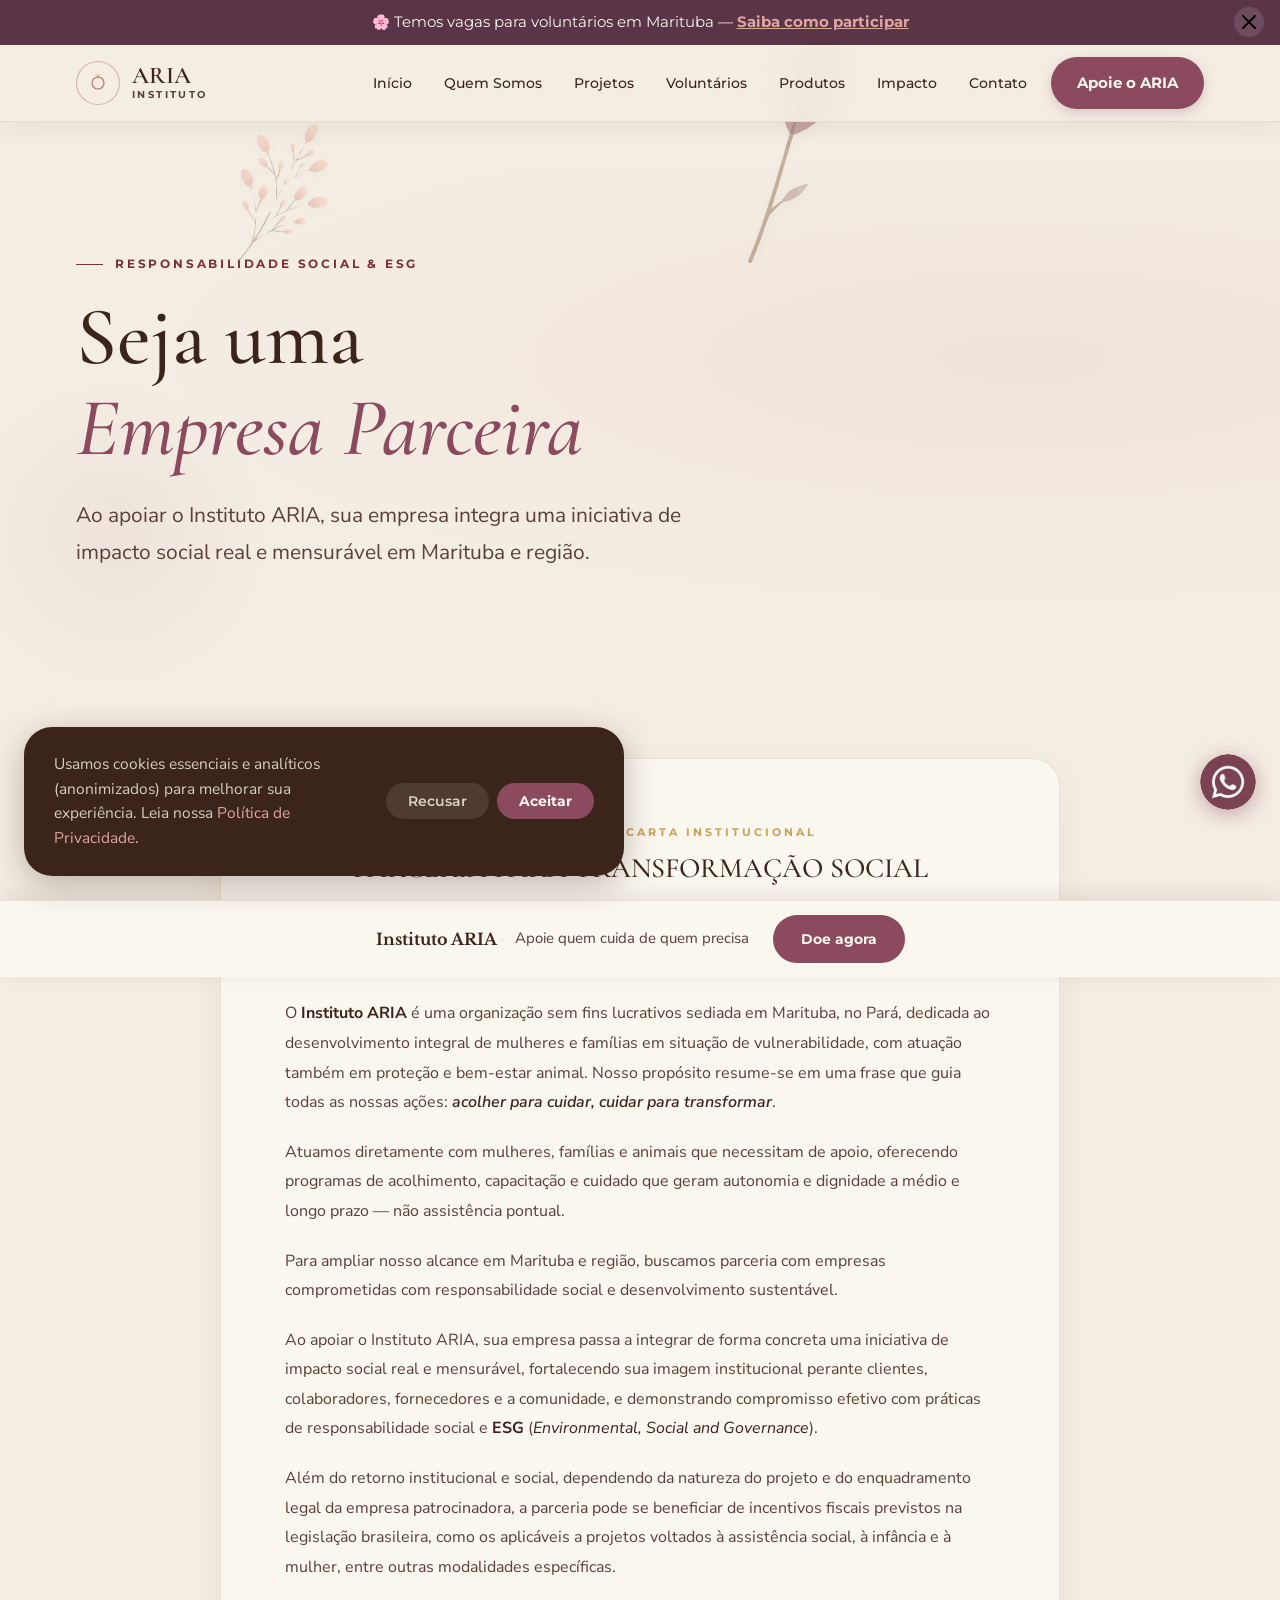
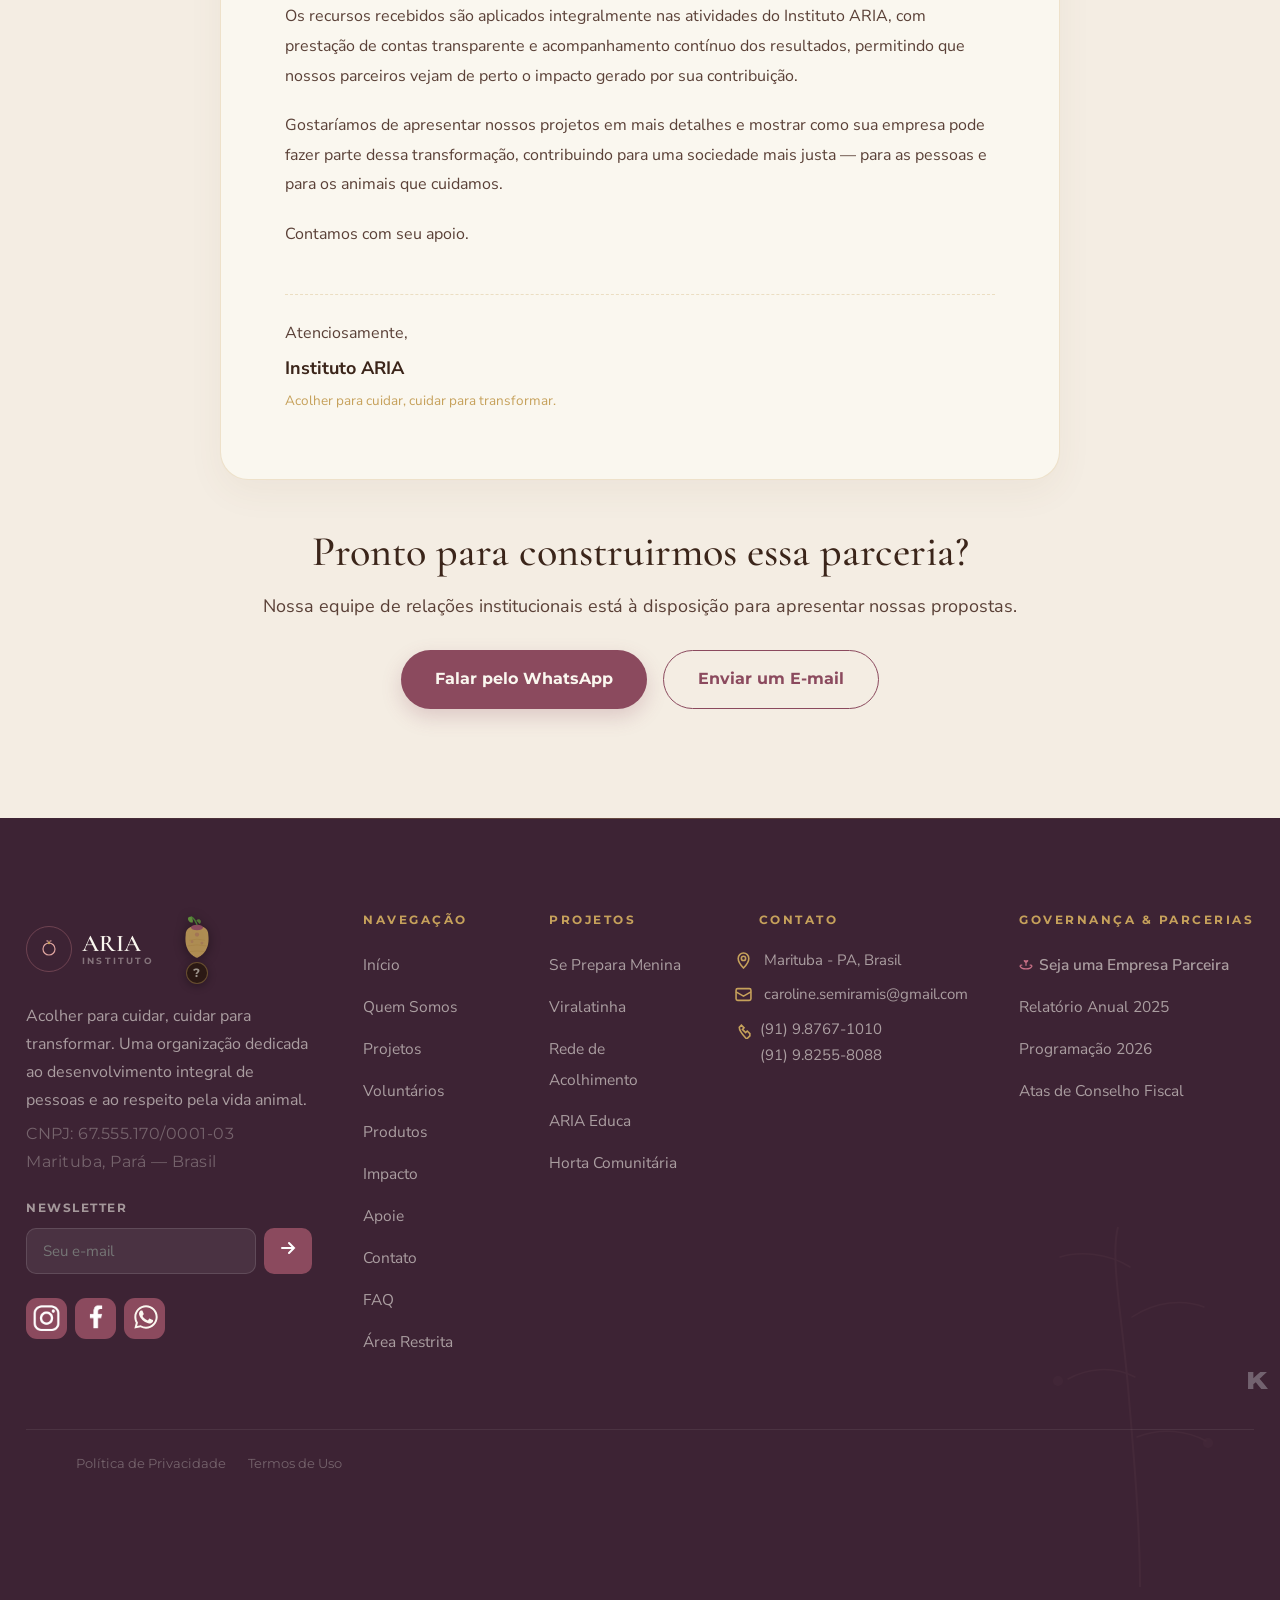
<file: parceria.html>
<!DOCTYPE html><html lang="pt-BR"><head><meta charset="UTF-8"><meta name="build-version" content="202607271522"><meta name="viewport" content="width=device-width, initial-scale=1.0"><meta name="description" content="Instituto ARIA — Acolher para cuidar, cuidar para transformar. ONG em Marituba, Pará, dedicada ao desenvolvimento integral de mulheres, famílias e proteção animal."><title>Parceria — Instituto ARIA</title><link rel="preconnect" href="https://fonts.googleapis.com"><link rel="preconnect" href="https://fonts.gstatic.com" crossorigin><link rel="preload" href="https://fonts.googleapis.com/css2?family=Cormorant+Garamond:ital,wght@0,300;0,400;0,500;0,600;1,300;1,400;1,500&family=Libre+Baskerville:ital,wght@0,400;0,700;1,400&family=Nunito+Sans:opsz,wght@6..12,300;6..12,400;6..12,500;6..12,600;6..12,700&family=Montserrat:wght@400;500;600;700;800&display=swap" as="style" onload="this.onload=null;this.rel='stylesheet'"><noscript><link rel="stylesheet" href="https://fonts.googleapis.com/css2?family=Cormorant+Garamond:ital,wght@0,300;0,400;0,500;0,600;1,300;1,400;1,500&family=Libre+Baskerville:ital,wght@0,400;0,700;1,400&family=Nunito+Sans:opsz,wght@6..12,300;6..12,400;6..12,500;6..12,600;6..12,700&family=Montserrat:wght@400;500;600;700;800&display=swap"></noscript><link rel="stylesheet" href="css/main.css?v=202607271522"><style>.plant-zone{position:relative;overflow:visible}.sprite-defs{position:absolute;width:0;height:0;overflow:hidden}.plant-point{position:absolute;width:0;height:0;pointer-events:none;z-index:9999}.plant-point .plant-slot{position:absolute;left:0;bottom:0;width:46px;margin-left:-23px;pointer-events:auto;cursor:pointer}.plant-graphic{width:100%;height:auto;display:block;transform-origin:bottom center;transform:scale(1,0);opacity:0;transition:transform .9s cubic-bezier(.34, 1.56, .64, 1),opacity .5s ease-out;filter:drop-shadow(0 2px 3px rgba(59,37,26,.1))}.plant-graphic.born{opacity:1;transform:scale(var(--size-scale,1));animation:aria-plant-sway var(--sway-dur,4s) ease-in-out infinite;animation-delay:var(--sway-delay, 0s)}@keyframes aria-plant-sway{0%,100%{rotate:-2.2deg}50%{rotate:2.2deg}}.plant-graphic.clicked{animation:aria-plant-shake .5s ease!important}@keyframes aria-plant-shake{0%{rotate:-2deg}20%{rotate:10deg}40%{rotate:-8deg}60%{rotate:6deg}80%{rotate:-4deg}100%{rotate:-2deg}}@media (hover:hover) and (pointer:fine){.plant-point:not(.deco) .plant-slot:hover .plant-graphic.born{animation:aria-plant-shake .5s ease!important}}.plant-point .plant-slot{-webkit-tap-highlight-color:transparent}.plant-point.deco .plant-slot{pointer-events:none;cursor:default}.plant-point.ghost{z-index:1}.plant-point.ghost .plant-slot{opacity:.4}.plant-point.nav-deco .plant-slot{width:28px;margin-left:-14px}.plant-slot.wide{width:72px;margin-left:-36px}.plant-point.nav-deco .plant-slot.wide{width:42px;margin-left:-21px}.nav-zone{overflow:visible}</style><style>.vine-sign-card{fill:#FFF8EE;stroke:#C6A15B;stroke-width:2.5;transition:fill .3s ease,stroke .3s ease}.vine-sign-wrapper.dragging .vine-sign-card,.vine-sign-wrapper:hover .vine-sign-card{fill:#FFF2DD;stroke:#8B4A5E}.vine-sign-text-title{font-family:Montserrat,sans-serif,Arial;font-size:13px;font-weight:700;fill:#8B4A5E;letter-spacing:2px;text-transform:uppercase;text-anchor:middle}.vine-sign-text-main{font-family:Montserrat,sans-serif,Arial;font-size:20px;font-weight:800;fill:#4A7A35;text-anchor:middle}.vine-sign-text-sub{font-family:Montserrat,sans-serif,Arial;font-size:11px;font-weight:600;fill:#C6A15B;text-anchor:middle}#vine-cta-layer{position:fixed;inset:0;width:100vw;height:100vh;pointer-events:none;z-index:850;overflow:hidden;opacity:0;transition:opacity 1.4s ease}#vine-cta-layer.vine-born{opacity:1}#vine-cta-svg{width:100%;height:100%;overflow:visible;display:block}.vine-sign-wrapper{pointer-events:auto;cursor:grab}.vine-sign-wrapper.dragging{cursor:grabbing}#vine-sign-text-layer{transition:opacity .22s ease}#vine-sign-text-layer.vine-text-fading{opacity:0}@media (max-width:768px),(hover:none) and (pointer:coarse){#vine-cta-layer{display:none}}</style></head><body data-page="parceria">
<script>
  /* Carrega o sprite SVG do jardim de plantas (externo, cacheado entre páginas).
     A insercao no DOM roda em idle time (nao compete com o primeiro scroll/paint);
     plants.js so monta o jardim depois que essa promise resolver. */
  window.ARIA_spriteReady = fetch('assets/svg/plants-sprite.svg?v=202607271200')
    .then(function (r) { return r.text(); })
    .then(function (svg) {
      return new Promise(function (resolve) {
        function insert() {
          var frag = document.createRange().createContextualFragment(svg);
          document.body.insertBefore(frag, document.body.firstChild);
          resolve();
        }
        if ('requestIdleCallback' in window) {
          requestIdleCallback(insert, { timeout: 300 });
        } else {
          setTimeout(insert, 0);
        }
      });
    })
    .catch(function () {});
</script>


<!-- ╔══════════════════════════════════╗ --><!-- ║ BARRA DE ANÚNCIO ║ --><!-- ╚══════════════════════════════════╝ --><div id="announce-bar"><span>🌸 Temos vagas para voluntários em Marituba — <a href="apoie.html">Saiba como participar</a></span><button class="ann-close" onclick="this.parentElement.style.display='none'; updateNavTop();" aria-label="Fechar anúncio"><svg width="14" height="14" viewBox="0 0 14 14" fill="none" stroke="currentColor" stroke-width="2" stroke-linecap="round"><path d="M1 1l12 12M13 1L1 13"/></svg></button></div><!-- ╔══════════════════════════════════╗ --><!-- ║ NAV STICKY ║ --><!-- ╚══════════════════════════════════╝ --><nav id="sticky-nav" role="navigation" aria-label="Navegação principal" class="plant-zone nav-zone"><div class="nav-inner"><a href="index.html" class="nav-logo" aria-label="Página inicial Instituto ARIA"><div class="nav-logo-icon"><svg width="22" height="22" viewBox="0 0 22 22" fill="none"><circle cx="11" cy="11" r="6" stroke="#B8737D" stroke-width="1.2"/><path d="M11 5 C11 2 9 1 8 3 C10 4 10.5 5.5 11 5Z" fill="#DFA5A0" fill-opacity=".6"/><path d="M11 5 C11 2 13 1 14 3 C12 4 11.5 5.5 11 5Z" fill="#DFA5A0" fill-opacity=".5"/><circle cx="11" cy="5" r="1.2" fill="#C6A15B"/></svg></div><div class="nav-logo-text">ARIA<small>Instituto</small></div></a><div class="nav-links" id="nav-links"><a href="index.html" class="nav-link" role="button" tabindex="0">Início</a><a href="quem-somos.html" class="nav-link" role="button" tabindex="0">Quem Somos</a><a href="projetos.html" class="nav-link" role="button" tabindex="0">Projetos</a><a href="voluntarios.html" id="nav-voluntarios" class="nav-link" role="button" tabindex="0">Volunt&aacute;rios</a><a href="produtos.html" class="nav-link" role="button" tabindex="0">Produtos</a><a href="impacto.html" class="nav-link" role="button" tabindex="0">Impacto</a><a href="contato.html" class="nav-link" role="button" tabindex="0">Contato</a><a href="apoie.html" class="nav-cta" id="nav-apoie-cta">Apoie o ARIA</a></div><button class="hamburger" onclick="openMobile()" aria-label="Abrir menu" aria-expanded="false"><svg width="22" height="16" viewBox="0 0 22 16" fill="none" stroke="#3B251A" stroke-width="1.8" stroke-linecap="round"><path d="M0 1h22M0 8h16M0 15h22"/></svg></button></div></nav><!-- ╔══════════════════════════════════╗ --><!-- ║ MOBILE OVERLAY ║ --><!-- ╚══════════════════════════════════╝ --><div id="mobile-overlay" role="dialog" aria-modal="true" aria-label="Menu de navegação"><button class="overlay-close" onclick="closeMobile()" aria-label="Fechar menu"><svg width="18" height="18" viewBox="0 0 18 18" fill="none" stroke="white" stroke-width="2" stroke-linecap="round"><path d="M1 1l16 16M17 1L1 17"/></svg></button><nav class="overlay-nav" aria-label="Navegação mobile"><a href="index.html" role="button" tabindex="0">Início</a><a href="quem-somos.html" role="button" tabindex="0">Quem Somos</a><a href="projetos.html" role="button" tabindex="0">Projetos</a><a href="produtos.html" role="button" tabindex="0">Produtos</a><a href="voluntarios.html" role="button" tabindex="0">Volunt&aacute;rios</a><a href="impacto.html" role="button" tabindex="0">Impacto</a><a href="contato.html" role="button" tabindex="0">Contato</a></nav><a href="apoie.html" class="btn-gold overlay-cta" style="font-size:17px;padding:16px 40px;">Apoie o ARIA ✦</a><p class="overlay-contact" style="margin-top:30px;"><a href="https://wa.me/5591987671010" target="_blank" rel="noopener">WhatsApp: (91) 9.8767-1010</a></p><!-- Botanical decoration — apenas no rodapé do menu --><div id="sway-slow-zone-1" style="position:absolute;bottom:0;left:0;right:0;height:200px;pointer-events:none;overflow:visible;" class="plant-zone sway-slow-zone" data-plant-sym="plant-slow-1"></div></div><!-- ╔══════════════════════════════════╗ --><!-- ║ PÁGINA: HOME ║ --><!-- ╚══════════════════════════════════╝ --><div id="page-parceria" class="page active"><div class="page-spacer"></div><section class="page-hero plant-zone"><div class="page-hero-bg-orb" aria-hidden="true"></div><div class="container"><div class="eyebrow fade-up">Responsabilidade Social &amp; ESG</div><h1 class="fade-up delay-1">Seja uma <em>Empresa Parceira</em></h1><p class="fade-up delay-2">Ao apoiar o Instituto ARIA, sua empresa integra uma iniciativa de impacto social real e mensur&aacute;vel em Marituba e regi&atilde;o.</p></div></section><!-- CARTA DE PARCERIA --><section class="section" style="background:var(--aria-cream);"><div class="container"><div class="aria-card-ivory fade-up" style="max-width:840px;margin:0 auto;padding:clamp(32px,6vw,64px);border:1px solid rgba(198,161,91,.25);box-shadow:0 12px 36px rgba(111,78,55,.06);position:relative;"><div style="text-align:center;margin-bottom:40px;padding-bottom:24px;border-bottom:1px solid rgba(198,161,91,.2);"><div style="font-family:'Montserrat',sans-serif;font-size:11px;font-weight:700;letter-spacing:3px;text-transform:uppercase;color:var(--aria-gold);margin-bottom:12px;">Instituto ARIA &mdash; Carta Institucional</div><h2 style="font-size:clamp(22px,3.5vw,28px);margin:0;color:var(--aria-brown);">PARCERIA PARA TRANSFORMA&Ccedil;&Atilde;O SOCIAL</h2></div><div style="font-size:16px;line-height:1.85;color:var(--aria-muted);display:flex;flex-direction:column;gap:20px;"><p>Prezados(as) Senhores(as),</p><p>O <strong style="color:var(--aria-brown);">Instituto ARIA</strong> &eacute; uma organiza&ccedil;&atilde;o sem fins lucrativos sediada em Marituba, no Par&aacute;, dedicada ao desenvolvimento integral de mulheres e fam&iacute;lias em situa&ccedil;&atilde;o de vulnerabilidade, com atua&ccedil;&atilde;o tamb&eacute;m em prote&ccedil;&atilde;o e bem-estar animal. Nosso prop&oacute;sito resume-se em uma frase que guia todas as nossas a&ccedil;&otilde;es: <em style="color:var(--aria-brown);font-weight:600;">acolher para cuidar, cuidar para transformar</em>.</p><p>Atuamos diretamente com mulheres, fam&iacute;lias e animais que necessitam de apoio, oferecendo programas de acolhimento, capacita&ccedil;&atilde;o e cuidado que geram autonomia e dignidade a m&eacute;dio e longo prazo &mdash; n&atilde;o assist&ecirc;ncia pontual.</p><p>Para ampliar nosso alcance em Marituba e regi&atilde;o, buscamos parceria com empresas comprometidas com responsabilidade social e desenvolvimento sustent&aacute;vel.</p><p>Ao apoiar o Instituto ARIA, sua empresa passa a integrar de forma concreta uma iniciativa de impacto social real e mensur&aacute;vel, fortalecendo sua imagem institucional perante clientes, colaboradores, fornecedores e a comunidade, e demonstrando compromisso efetivo com pr&aacute;ticas de responsabilidade social e <strong style="color:var(--aria-brown);">ESG</strong> (<em style="color:var(--aria-brown);">Environmental, Social and Governance</em>).</p><p>Al&eacute;m do retorno institucional e social, dependendo da natureza do projeto e do enquadramento legal da empresa patrocinadora, a parceria pode se beneficiar de incentivos fiscais previstos na legisla&ccedil;&atilde;o brasileira, como os aplic&aacute;veis a projetos voltados &agrave; assist&ecirc;ncia social, &agrave; inf&acirc;ncia e &agrave; mulher, entre outras modalidades espec&iacute;ficas.</p><p>Os recursos recebidos s&atilde;o aplicados integralmente nas atividades do Instituto ARIA, com presta&ccedil;&atilde;o de contas transparente e acompanhamento cont&iacute;nuo dos resultados, permitindo que nossos parceiros vejam de perto o impacto gerado por sua contribui&ccedil;&atilde;o.</p><p>Gostar&iacute;amos de apresentar nossos projetos em mais detalhes e mostrar como sua empresa pode fazer parte dessa transforma&ccedil;&atilde;o, contribuindo para uma sociedade mais justa &mdash; para as pessoas e para os animais que cuidamos.</p><p>Contamos com seu apoio.</p><div style="margin-top:24px;padding-top:24px;border-top:1px dashed rgba(198,161,91,.3);"><p style="margin-bottom:4px;">Atenciosamente,</p><strong style="color:var(--aria-brown);font-size:18px;display:block;">Instituto ARIA</strong><span style="font-size:13.5px;color:var(--aria-gold);">Acolher para cuidar, cuidar para transformar.</span></div></div></div><div style="text-align:center;margin-top:48px;" class="fade-up delay-1"><h3 style="margin-bottom:16px;">Pronto para construirmos essa parceria?</h3><p style="color:var(--aria-muted);margin-bottom:28px;">Nossa equipe de rela&ccedil;&otilde;es institucionais est&aacute; &agrave; disposi&ccedil;&atilde;o para apresentar nossas propostas.</p><div style="display:flex;gap:16px;justify-content:center;flex-wrap:wrap;"><a href="https://wa.me/5591987671010" target="_blank" rel="noopener" class="btn-primary" style="text-decoration:none;">Falar pelo WhatsApp</a><a href="mailto:caroline.semiramis@gmail.com?subject=Parceria%20Institucional%20-%20Empresa" class="btn-secondary" style="text-decoration:none;">Enviar um E-mail</a></div></div></div></section></div><!-- /page-parceria --><!-- ╔══════════════════════════════════╗ --><!-- ║ FOOTER ║ --><!-- ╚══════════════════════════════════╝ --><footer role="contentinfo" class="plant-zone footer-zone"><!-- Botanical bg decoration --><div class="footer-bg-botanical" aria-hidden="true"><svg width="320" height="380" viewBox="0 0 320 380" fill="none"><path d="M160 370 C160 310 154 240 148 170 C142 100 130 40 138 10" stroke="#DFA5A0" stroke-width="2"/><path d="M150 50 C128 36 100 34 80 40" stroke="#DFA5A0" stroke-width="1.5" stroke-linecap="round"/><path d="M152 100 C176 84 204 82 224 90" stroke="#DFA5A0" stroke-width="1.5" stroke-linecap="round"/><path d="M155 160 C131 148 106 152 88 162" stroke="#DFA5A0" stroke-width="1.5" stroke-linecap="round"/><path d="M157 220 C182 210 208 214 226 224" stroke="#DFA5A0" stroke-width="1.5" stroke-linecap="round"/><circle cx="78" cy="164" r="5" fill="#DFA5A0" fill-opacity=".6"/><circle cx="228" cy="226" r="5" fill="#DFA5A0" fill-opacity=".6"/></svg></div><div class="container-wide" style="position:relative;z-index:2;"><div class="footer-grid"><!-- Marca --><div class="footer-brand"><div class="footer-wm"><div class="footer-wm-icon"><svg width="22" height="22" viewBox="0 0 22 22" fill="none"><circle cx="11" cy="11" r="6" stroke="#DFA5A0" stroke-width="1.2"/><path d="M11 5 C11 2 9 1 8 3 C10 4 10.5 5.5 11 5Z" fill="#DFA5A0" fill-opacity=".7"/><path d="M11 5 C11 2 13 1 14 3 C12 4 11.5 5.5 11 5Z" fill="#DFA5A0" fill-opacity=".6"/><circle cx="11" cy="5" r="1.2" fill="#C6A15B"/></svg></div><div class="footer-wm-text">ARIA<small>Instituto</small></div><div id="seed-bag-container"><div id="seed-bag-btn" role="button" tabindex="0"
 aria-label="Clique duas vezes para pegar uma semente e plantá-la na página"><svg id="seed-bag-svg" viewBox="0 -4 48 62" xmlns="http://www.w3.org/2000/svg" aria-hidden="true"><path d="M8 26 C5 52 24 58 24 58 C24 58 43 52 40 26 C40 16 33 13 24 13 C15 13 8 16 8 26Z" fill="#C6A15B" opacity=".85"/><path d="M13 33 Q24 30 35 33" stroke="#9A7535" stroke-width=".8" fill="none" opacity=".5"/><path d="M11 41 Q24 38 37 41" stroke="#9A7535" stroke-width=".8" fill="none" opacity=".5"/><path d="M13 49 Q24 47 35 49" stroke="#9A7535" stroke-width=".8" fill="none" opacity=".5"/><circle cx="24" cy="25" r="3" fill="#8B4A5E" opacity=".35"/><circle cx="17" cy="35" r="2" fill="#8B4A5E" opacity=".28"/><circle cx="31" cy="37" r="2" fill="#8B4A5E" opacity=".28"/><ellipse cx="24" cy="15" rx="8.5" ry="4" fill="#8B4A5E"/><path d="M24 11 Q22 4 16 0" stroke="#4A7A35" stroke-width="1.7" fill="none" stroke-linecap="round"/><path d="M16 0 C8 -2 11 9 18 8 C19 4 16 0 16 0Z" fill="#5D8B3A"/><path d="M23 5 C27 1 32 6 28 10 C26 8 23 5 23 5Z" fill="#5D8B3A" opacity=".8"/></svg></div><button id="seed-help-btn" aria-label="Como usar o broto de semente">?</button><div id="seed-help-tooltip" role="tooltip" aria-hidden="true"><div class="tip-title">🌱 Plante uma semente</div><ol><li>Clique duas vezes no broto para pegar uma semente.</li><li>Arraste-a para qualquer local do site.</li><li>Clique duas vezes no local escolhido para plantar.</li></ol></div></div></div><p>Acolher para cuidar, cuidar para transformar. Uma organização dedicada ao desenvolvimento integral de pessoas e ao respeito pela vida animal.</p><p class="footer-cnpj">CNPJ: 67.555.170/0001-03<br>Marituba, Pará — Brasil</p><div class="footer-newsletter"><p>Newsletter</p><div class="footer-nl-form"><input type="email" placeholder="Seu e-mail" aria-label="E-mail para newsletter"><button aria-label="Assinar newsletter"><svg width="16" height="16" viewBox="0 0 16 16" fill="none" stroke="white" stroke-width="2" stroke-linecap="round"><path d="M2 8h12M9 3l5 5-5 5"/></svg></button></div></div><div class="footer-social" aria-label="Redes sociais" style="margin-top:24px;"><a class="social-btn" href="https://instagram.com/instituto.aria.ia" target="_blank" rel="noopener" aria-label="Instagram" style="background:var(--aria-wine);"><img src="assets/img/icones/instagram.webp" width="150" height="150" alt="" aria-hidden="true" class="social-icon-ig"/></a><a class="social-btn" href="https://facebook.com/instituto.aria.ia" target="_blank" rel="noopener" aria-label="Facebook" style="background:var(--aria-wine);"><img src="assets/img/icones/facebook.webp" width="150" height="150" alt="" aria-hidden="true" class="social-icon-fb"/></a><a class="social-btn" href="https://wa.me/5591987671010" target="_blank" rel="noopener" aria-label="WhatsApp" style="background:var(--aria-wine);"><svg xmlns="http://www.w3.org/2000/svg" viewBox="0 0 24 24" fill="white" aria-hidden="true" class="social-icon-wa"><path d="M17.472 14.382c-.297-.149-1.758-.867-2.03-.967-.273-.099-.471-.148-.67.15-.197.297-.767.966-.94 1.164-.173.199-.347.223-.644.075-.297-.15-1.255-.463-2.39-1.475-.883-.788-1.48-1.761-1.653-2.059-.173-.297-.018-.458.13-.606.134-.133.298-.347.446-.52.149-.174.198-.298.298-.497.099-.198.05-.371-.025-.52-.075-.149-.669-1.612-.916-2.207-.242-.579-.487-.5-.669-.51-.173-.008-.371-.01-.57-.01-.198 0-.52.074-.792.372-.272.297-1.04 1.016-1.04 2.479 0 1.462 1.065 2.875 1.213 3.074.149.198 2.096 3.2 5.077 4.487.709.306 1.262.489 1.694.625.712.227 1.36.195 1.871.118.571-.085 1.758-.719 2.006-1.413.248-.694.248-1.289.173-1.413-.074-.124-.272-.198-.57-.347z"/><path d="M12.004 2.003C6.477 2.003 2 6.48 2 12.008c0 1.77.462 3.433 1.268 4.88L2.05 21.949l5.205-1.197A9.955 9.955 0 0012.004 22c5.526 0 10.003-4.477 10.003-10.004C22.007 6.478 17.53 2.003 12.004 2.003zm0 18.343a8.293 8.293 0 01-4.228-1.156l-.303-.18-3.088.71.734-3.007-.197-.309A8.292 8.292 0 013.71 12.008c0-4.578 3.724-8.303 8.294-8.303 4.571 0 8.296 3.725 8.296 8.303 0 4.578-3.725 8.338-8.296 8.338z"/></svg></a></div></div><!-- Menu --><div class="footer-col footer-nav-col"><h2>Navegação</h2><ul><li><a href="index.html" role="button" tabindex="0">Início</a></li><li><a href="quem-somos.html" role="button" tabindex="0">Quem Somos</a></li><li><a href="projetos.html" role="button" tabindex="0">Projetos</a></li><li><a href="voluntarios.html" role="button" tabindex="0">Volunt&aacute;rios</a></li><li><a href="produtos.html" role="button" tabindex="0">Produtos</a></li><li><a href="impacto.html" role="button" tabindex="0">Impacto</a></li><li><a href="apoie.html" role="button" tabindex="0">Apoie</a></li><li><a href="contato.html" role="button" tabindex="0">Contato</a></li><li><a href="faq.html" role="button" tabindex="0">FAQ</a></li><li><a href="restrita.html" role="button" tabindex="0">Área Restrita</a></li></ul></div><!-- Projetos --><div class="footer-col footer-projetos-col"><h2><a href="projetos.html" role="button" tabindex="0" class="footer-col-title-link">Projetos</a></h2><ul><li><a href="projetos.html" role="button" tabindex="0">Se Prepara Menina</a></li><li><a href="projetos.html" role="button" tabindex="0">Viralatinha</a></li><li><a href="projetos.html" role="button" tabindex="0">Rede de Acolhimento</a></li><li><a href="projetos.html" role="button" tabindex="0">ARIA Educa</a></li><li><a href="projetos.html" role="button" tabindex="0">Horta Comunitária</a></li></ul></div><!-- Contato + newsletter --><!-- Contato --><div class="footer-col footer-contato-col"><h2 style="padding-left:24px;"><a href="contato.html" role="button" tabindex="0" class="footer-col-title-link">Contato</a></h2><div class="footer-contact-item"><svg viewBox="0 0 16 16"><path d="M8 1C5.24 1 3 3.24 3 6c0 3.75 5 9 5 9s5-5.25 5-9c0-2.76-2.24-5-5-5zm0 7a2 2 0 1 1 0-4 2 2 0 0 1 0 4z"/></svg><span>Marituba - PA, Brasil</span></div><div class="footer-contact-item"><svg viewBox="0 0 16 16"><rect x="1" y="2.5" width="14" height="11" rx="1.5"/><path d="M1 5.5l7 4 7-4"/></svg><a href="mailto:caroline.semiramis@gmail.com">caroline.semiramis@gmail.com</a></div><div class="footer-contact-item" style="display: flex; align-items: flex-start; gap: 8px;"><svg viewBox="0 0 16 16" width="16" height="16" style="margin-top: 4px;"><path d="M14 11l-2.5-2.5-1.5 1.5c-1-1-2-2-3-3l1.5-1.5L6 3 4 5c0 4 7 11 7 11l3-3z"/></svg><div style="display: flex; flex-direction: column; gap: 4px;"><a href="https://wa.me/5591987671010" target="_blank" rel="noopener">(91) 9.8767-1010</a><a href="https://wa.me/5591982558088" target="_blank" rel="noopener">(91) 9.8255-8088</a></div></div></div><div class="footer-col footer-gov-col"><h2><a href="governanca.html" role="button" tabindex="0" class="footer-col-title-link">Governan&ccedil;a &amp; Parcerias</a></h2><ul><li><a href="parceria.html" role="button" tabindex="0" class="footer-link-partner"><svg class="footer-partner-icon" viewBox="0 0 16 16" aria-hidden="true"><path d="M1.3 9.6c1.1 1.9 3.1 2.9 6.7 2.9s5.6-1 6.7-2.9M1.3 9.6c-.1-1 .8-1.9 1.9-1.4M14.7 9.6c.1-1-.8-1.9-1.9-1.4M8 8.4V3.2M8 5.4C8 3.4 6.8 2.4 6 3.2c.8.8 1.3 1.4 2 2.2zm0 0c0-2 1.2-3 2-2.2-.8.8-1.3 1.4-2 2.2z"/></svg> Seja uma Empresa Parceira</a></li><li><a href="governanca.html#relatorio" role="button" tabindex="0">Relatório Anual 2025</a></li><li><a href="governanca.html#programacao" role="button" tabindex="0">Programação 2026</a></li><li><a href="governanca.html#atas" role="button" tabindex="0">Atas de Conselho Fiscal</a></li></ul></div></div><!-- Footer bottom --><div class="footer-bottom"><div class="footer-bottom-links"><a href="privacidade.html" role="button" tabindex="0">Política de Privacidade</a><a href="privacidade.html" role="button" tabindex="0">Termos de Uso</a></div></div></div></footer><!-- ╔══════════════════════════════════╗ --><!-- ║ FLOATING ELEMENTS ║ --><!-- ╚══════════════════════════════════╝ --><!-- WhatsApp float --><a class="wa-float" href="https://wa.me/5591987671010" target="_blank" rel="noopener" aria-label="Fale conosco pelo WhatsApp"><picture><source srcset="assets/img/icones/whatsapp.avif?v=202607271200" type="image/avif"><source srcset="assets/img/icones/whatsapp.webp?v=202607271200" type="image/webp"><img src="assets/img/icones/whatsapp.webp?v=202607271200" alt="WhatsApp" width="128" height="128" loading="lazy"/></picture></a><!-- Mobile CTA bar --><div id="mobile-cta-bar" role="complementary" aria-label="Acesso rápido"><div class="mob-cta-text"><strong>Instituto ARIA</strong>
 Apoie quem cuida de quem precisa
 </div><a href="apoie.html" class="mob-cta-btn">Doe agora</a></div><!-- Cookie banner --><div id="cookie" role="dialog" aria-label="Aviso de cookies" aria-live="polite"><p>Usamos cookies essenciais e analíticos (anonimizados) para melhorar sua experiência. Leia nossa <a href="privacidade.html" onclick="hideCookie();">Política de Privacidade</a>.</p><div class="cookie-btns"><button class="btn-decline" onclick="hideCookie()">Recusar</button><button class="btn-accept" onclick="hideCookie()">Aceitar</button></div></div><!-- ╔══════════════════════════════════╗ --><!-- ║ JAVASCRIPT ║ --><!-- ╚══════════════════════════════════╝ --><!-- ── MODAL ÚNICO — Depoimentos & Casos de Resgate ── --><div id="impact-modal-backdrop" class="impact-modal-backdrop"
 role="dialog" aria-modal="true" aria-labelledby="impact-modal-name"
 style="display:none;"><div class="impact-modal-panel" id="impact-modal-panel"><button class="impact-modal-close" id="impact-modal-close-btn" aria-label="Fechar"><svg width="14" height="14" viewBox="0 0 14 14" fill="none" stroke="currentColor" stroke-width="2" stroke-linecap="round"><line x1="1" y1="1" x2="13" y2="13"/><line x1="13" y1="1" x2="1" y2="13"/></svg></button><!-- Visual preenchido via JS --><div id="impact-modal-visual"></div><div class="impact-modal-content"><div id="impact-modal-name" class="modal-name"></div><div id="impact-modal-role" class="modal-role"></div><p id="impact-modal-text" class="modal-text"></p><div id="impact-modal-gallery" class="impact-modal-gallery" style="display:none;"></div></div></div></div><!-- ============ SELO KUPIM DIGITAL ============ --><div id="kupim-badge-wrap"><a
 id="kupim-badge"
 href="https://www.linkedin.com/in/allanlauzid/"
 target="_blank"
 rel="noopener"
 aria-label="Uma criação de Kupim Digital. Clique para falar conosco."
 ><span class="k-logo-spacer" aria-hidden="true"></span><span class="badge-text">© <span class="kupim-year">2026</span><b>Instituto ARIA</b>. Todos os direitos reservados.<br>Uma criação de <b>Kupim Digital</b>.</span></a><span class="k-logo-wrap" aria-hidden="true"><svg viewBox="0 0 80.339996 68.730003" xmlns="http://www.w3.org/2000/svg"><defs><linearGradient id="k-fill-gradient" x1="0%" y1="0%" x2="100%" y2="100%"><stop id="k-stop-1" offset="0%" stop-color="#eff3f8"/><stop id="k-stop-2" offset="100%" stop-color="#eff3f8"/></linearGradient></defs><path d="m 13.66,16.47 c 7.19,-0.43 14.44,-0.34 21.63,-0.04 -0.24,8.15 0,16.3 -0.14,24.45 C 44.4,32.62 53.53,24.22 62.99,16.19 71.94,16.35 80.9,16.03 89.85,16.38 83.67,21.31 78.35,27.2 72.22,32.19 68.1,35.71 64.48,39.82 60.09,43 71.83,56.41 82.59,70.68 93.98,84.4 91.4,85.16 88.68,84.79 86.03,84.85 79.75,84.76 73.47,85.02 67.2,84.71 59.87,75.36 52.54,66.01 44.97,56.86 c -3.63,2.59 -6.28,6.29 -9.84,9 0.14,6.27 -0.03,12.54 0.12,18.81 -7.19,0.24 -14.43,0.42 -21.61,-0.1 0.34,-22.69 0.3,-45.41 0.02,-68.1 z" transform="translate(-13.640002,-16.175853)" fill="url(#k-fill-gradient)"/></svg></span></div><!-- ============ FIM DO SELO ============ --><div id="vine-cta-layer" aria-hidden="false"><svg id="vine-cta-svg" xmlns="http://www.w3.org/2000/svg"><path id="vine-rope-outer" fill="none" stroke="#8a6b3f" stroke-width="4" stroke-linecap="round" stroke-linejoin="round" opacity=".55"/><path id="vine-rope-inner" fill="none" stroke="#5f7a45" stroke-width="2" stroke-linecap="round" stroke-linejoin="round" opacity=".7"/><g id="vine-leaves-layer"></g><g id="vine-flowers-layer"></g><g class="vine-sign-wrapper" id="vine-cta-sign" role="button" tabindex="0"
 aria-label="Faça parte, Voluntário — clique para saber mais, ou arraste para mover"><line id="vine-cord-1" stroke="#9A7535" stroke-width="2.5" stroke-dasharray="4 2"/><line id="vine-cord-2" stroke="#9A7535" stroke-width="2.5" stroke-dasharray="4 2"/><circle id="vine-cord-pin" r="5" fill="#8B4A5E"/><g id="vine-sign-card-group"><rect class="vine-sign-card" x="0" y="0" width="200" height="110" rx="16"/><rect x="8" y="8" width="184" height="94" rx="12" fill="none" stroke="#E8D5B7" stroke-width="1.2" stroke-dasharray="6 4" opacity=".8"/><circle cx="15" cy="15" r="3.5" fill="#9A7535" opacity=".6"/><circle cx="185" cy="15" r="3.5" fill="#9A7535" opacity=".6"/><circle cx="15" cy="95" r="3.5" fill="#9A7535" opacity=".6"/><circle cx="185" cy="95" r="3.5" fill="#9A7535" opacity=".6"/><g id="vine-sign-text-layer"><text id="vine-sign-title" class="vine-sign-text-title" x="100" y="38">🌱 FAÇA PARTE</text><text id="vine-sign-main" class="vine-sign-text-main" x="100" y="66">VOLUNTÁRIO</text><text id="vine-sign-sub" class="vine-sign-text-sub" x="100" y="88">✦ Clique aqui e saiba mais ✦</text></g></g></g></svg></div><!-- Moldes de folha/flor reais (extraídos de cipo-voluntarios-1/2.svg) --><svg width="0" height="0" style="position:absolute" aria-hidden="true"><defs><g id="vine-leaf-tpl-1"><path d="M0,0 C-30,-10 -50,10 -40,30 C-20,40 0,20 0,0 Z" fill="#5D8B3A"/><path d="M0,0 Q-25,10 -38,28" stroke="#A3C285" stroke-width="1.5" fill="none"/></g><g id="vine-leaf-tpl-2"><path d="M0,0 C35,-15 55,10 40,35 C15,40 -5,20 0,0 Z" fill="#4A7A35"/><path d="M0,0 Q25,10 38,32" stroke="#A3C285" stroke-width="1.5" fill="none"/></g><g id="vine-leaf-tpl-3"><path d="M0,0 C-20,35 10,65 40,50 C50,25 25,-5 0,0 Z" fill="#5D8B3A"/><path d="M0,0 Q15,30 38,47" stroke="#A3C285" stroke-width="1.5" fill="none"/></g><g id="vine-leaf-tpl-4"><path d="M0,0 C-10,-40 20,-65 45,-45 C50,-20 20,10 0,0 Z" fill="#6D9B4A" opacity=".9"/><path d="M0,0 Q25,-30 43,-43" stroke="#A3C285" stroke-width="1.5" fill="none"/></g><g id="vine-flower-tpl-1" transform="scale(0.85)"><circle cx="-8" cy="0" r="7" fill="#DFA5A0" opacity=".9"/><circle cx="8" cy="0" r="7" fill="#DFA5A0" opacity=".9"/><circle cx="0" cy="-8" r="7" fill="#DFA5A0" opacity=".9"/><circle cx="0" cy="8" r="7" fill="#DFA5A0" opacity=".9"/><circle cx="0" cy="0" r="6" fill="#8B4A5E"/><circle cx="0" cy="0" r="3" fill="#C6A15B"/></g><g id="vine-flower-tpl-2" transform="scale(0.75)"><circle cx="-7" cy="0" r="6" fill="#DFA5A0"/><circle cx="7" cy="0" r="6" fill="#DFA5A0"/><circle cx="0" cy="-7" r="6" fill="#DFA5A0"/><circle cx="0" cy="7" r="6" fill="#DFA5A0"/><circle cx="0" cy="0" r="5" fill="#8B4A5E"/><circle cx="0" cy="0" r="2.5" fill="#C6A15B"/></g></defs></svg>
<script src="js/core.js?v=202607271500"></script>
<script src="js/plants.js?v=202607271500"></script>
<script src="js/features.js?v=202607271500"></script>
<script src="js/behold.js?v=202607271500"></script>
<script src="js/vine.js?v=202607271522"></script>
<script src="js/spa-nav.js?v=202607271500"></script>
<span id="site-build-tag" title="Versão do site">v202607271522</span></body></html>
</file>
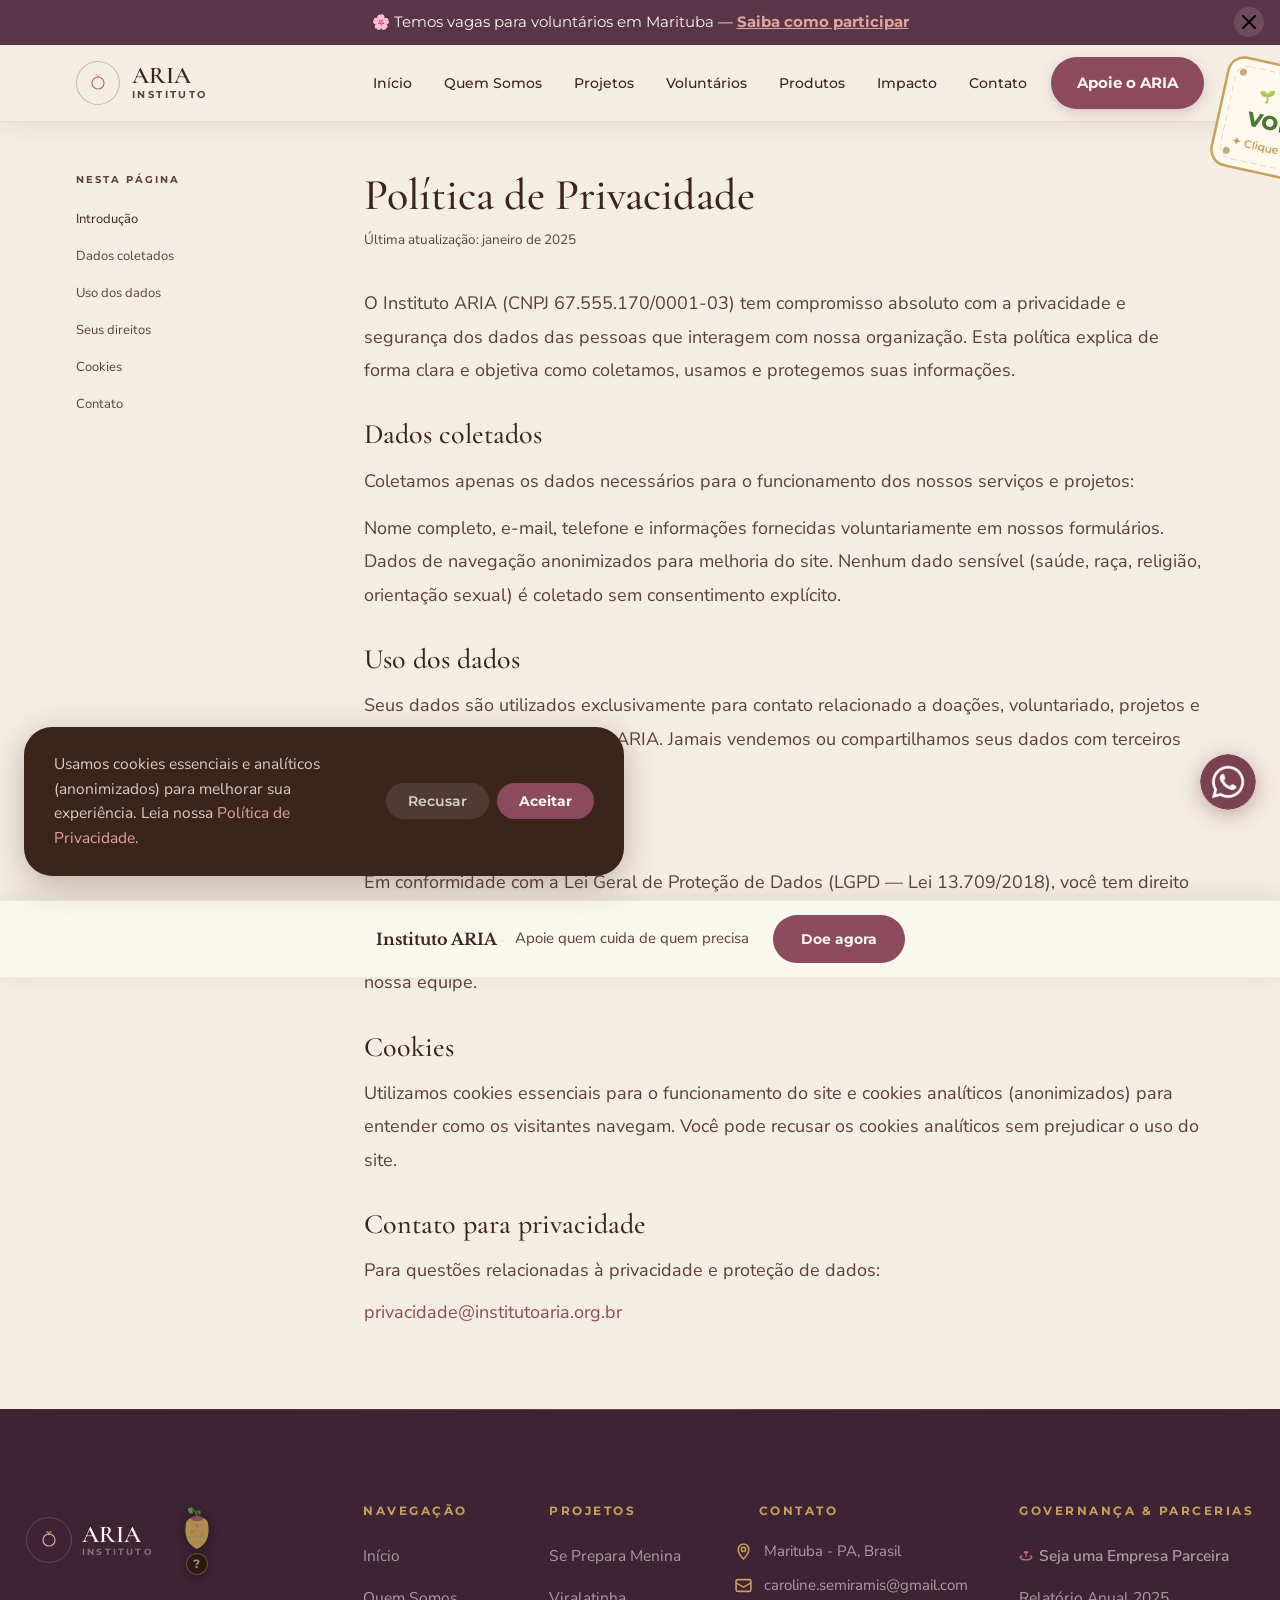
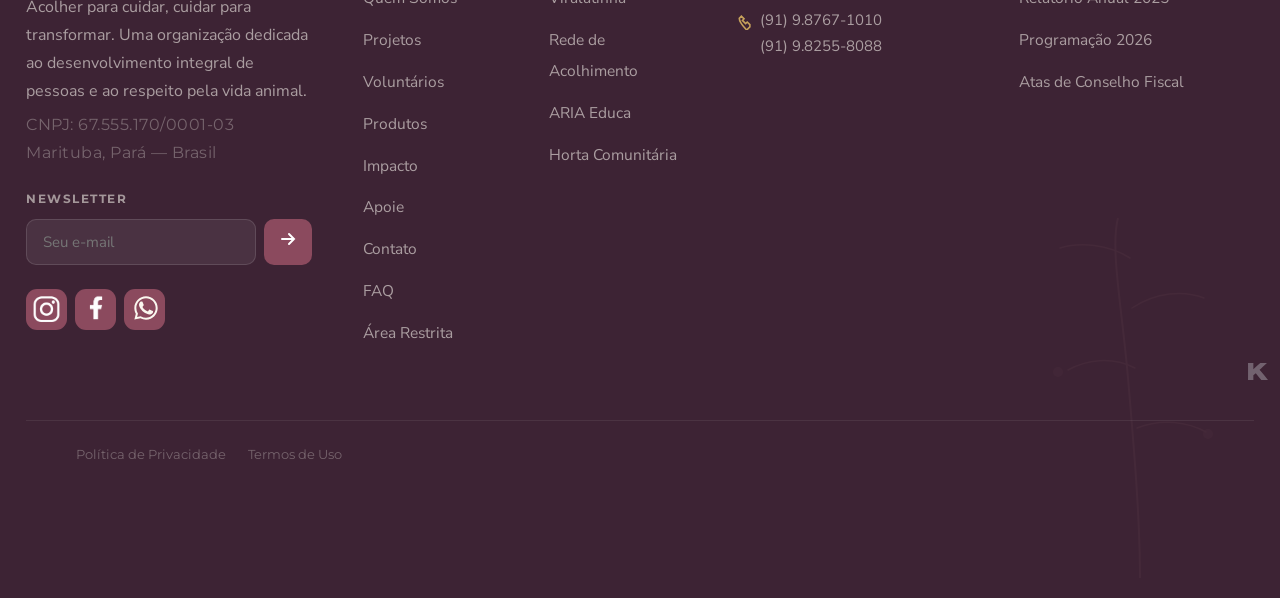
<file: privacidade.html>
<!DOCTYPE html><html lang="pt-BR"><head><meta charset="UTF-8"><meta name="build-version" content="202607271522"><meta name="viewport" content="width=device-width, initial-scale=1.0"><meta name="description" content="Instituto ARIA — Acolher para cuidar, cuidar para transformar. ONG em Marituba, Pará, dedicada ao desenvolvimento integral de mulheres, famílias e proteção animal."><title>Política de Privacidade — Instituto ARIA</title><link rel="preconnect" href="https://fonts.googleapis.com"><link rel="preconnect" href="https://fonts.gstatic.com" crossorigin><link rel="preload" href="https://fonts.googleapis.com/css2?family=Cormorant+Garamond:ital,wght@0,300;0,400;0,500;0,600;1,300;1,400;1,500&family=Libre+Baskerville:ital,wght@0,400;0,700;1,400&family=Nunito+Sans:opsz,wght@6..12,300;6..12,400;6..12,500;6..12,600;6..12,700&family=Montserrat:wght@400;500;600;700;800&display=swap" as="style" onload="this.onload=null;this.rel='stylesheet'"><noscript><link rel="stylesheet" href="https://fonts.googleapis.com/css2?family=Cormorant+Garamond:ital,wght@0,300;0,400;0,500;0,600;1,300;1,400;1,500&family=Libre+Baskerville:ital,wght@0,400;0,700;1,400&family=Nunito+Sans:opsz,wght@6..12,300;6..12,400;6..12,500;6..12,600;6..12,700&family=Montserrat:wght@400;500;600;700;800&display=swap"></noscript><link rel="stylesheet" href="css/main.css?v=202607271522"><style>.plant-zone{position:relative;overflow:visible}.sprite-defs{position:absolute;width:0;height:0;overflow:hidden}.plant-point{position:absolute;width:0;height:0;pointer-events:none;z-index:9999}.plant-point .plant-slot{position:absolute;left:0;bottom:0;width:46px;margin-left:-23px;pointer-events:auto;cursor:pointer}.plant-graphic{width:100%;height:auto;display:block;transform-origin:bottom center;transform:scale(1,0);opacity:0;transition:transform .9s cubic-bezier(.34, 1.56, .64, 1),opacity .5s ease-out;filter:drop-shadow(0 2px 3px rgba(59,37,26,.1))}.plant-graphic.born{opacity:1;transform:scale(var(--size-scale,1));animation:aria-plant-sway var(--sway-dur,4s) ease-in-out infinite;animation-delay:var(--sway-delay, 0s)}@keyframes aria-plant-sway{0%,100%{rotate:-2.2deg}50%{rotate:2.2deg}}.plant-graphic.clicked{animation:aria-plant-shake .5s ease!important}@keyframes aria-plant-shake{0%{rotate:-2deg}20%{rotate:10deg}40%{rotate:-8deg}60%{rotate:6deg}80%{rotate:-4deg}100%{rotate:-2deg}}@media (hover:hover) and (pointer:fine){.plant-point:not(.deco) .plant-slot:hover .plant-graphic.born{animation:aria-plant-shake .5s ease!important}}.plant-point .plant-slot{-webkit-tap-highlight-color:transparent}.plant-point.deco .plant-slot{pointer-events:none;cursor:default}.plant-point.ghost{z-index:1}.plant-point.ghost .plant-slot{opacity:.4}.plant-point.nav-deco .plant-slot{width:28px;margin-left:-14px}.plant-slot.wide{width:72px;margin-left:-36px}.plant-point.nav-deco .plant-slot.wide{width:42px;margin-left:-21px}.nav-zone{overflow:visible}</style><style>.vine-sign-card{fill:#FFF8EE;stroke:#C6A15B;stroke-width:2.5;transition:fill .3s ease,stroke .3s ease}.vine-sign-wrapper.dragging .vine-sign-card,.vine-sign-wrapper:hover .vine-sign-card{fill:#FFF2DD;stroke:#8B4A5E}.vine-sign-text-title{font-family:Montserrat,sans-serif,Arial;font-size:13px;font-weight:700;fill:#8B4A5E;letter-spacing:2px;text-transform:uppercase;text-anchor:middle}.vine-sign-text-main{font-family:Montserrat,sans-serif,Arial;font-size:20px;font-weight:800;fill:#4A7A35;text-anchor:middle}.vine-sign-text-sub{font-family:Montserrat,sans-serif,Arial;font-size:11px;font-weight:600;fill:#C6A15B;text-anchor:middle}#vine-cta-layer{position:fixed;inset:0;width:100vw;height:100vh;pointer-events:none;z-index:850;overflow:hidden;opacity:0;transition:opacity 1.4s ease}#vine-cta-layer.vine-born{opacity:1}#vine-cta-svg{width:100%;height:100%;overflow:visible;display:block}.vine-sign-wrapper{pointer-events:auto;cursor:grab}.vine-sign-wrapper.dragging{cursor:grabbing}#vine-sign-text-layer{transition:opacity .22s ease}#vine-sign-text-layer.vine-text-fading{opacity:0}@media (max-width:768px),(hover:none) and (pointer:coarse){#vine-cta-layer{display:none}}</style></head><body data-page="privacidade">
<script>
  /* Carrega o sprite SVG do jardim de plantas (externo, cacheado entre páginas).
     A insercao no DOM roda em idle time (nao compete com o primeiro scroll/paint);
     plants.js so monta o jardim depois que essa promise resolver. */
  window.ARIA_spriteReady = fetch('assets/svg/plants-sprite.svg?v=202607271200')
    .then(function (r) { return r.text(); })
    .then(function (svg) {
      return new Promise(function (resolve) {
        function insert() {
          var frag = document.createRange().createContextualFragment(svg);
          document.body.insertBefore(frag, document.body.firstChild);
          resolve();
        }
        if ('requestIdleCallback' in window) {
          requestIdleCallback(insert, { timeout: 300 });
        } else {
          setTimeout(insert, 0);
        }
      });
    })
    .catch(function () {});
</script>


<!-- ╔══════════════════════════════════╗ --><!-- ║ BARRA DE ANÚNCIO ║ --><!-- ╚══════════════════════════════════╝ --><div id="announce-bar"><span>🌸 Temos vagas para voluntários em Marituba — <a href="apoie.html">Saiba como participar</a></span><button class="ann-close" onclick="this.parentElement.style.display='none'; updateNavTop();" aria-label="Fechar anúncio"><svg width="14" height="14" viewBox="0 0 14 14" fill="none" stroke="currentColor" stroke-width="2" stroke-linecap="round"><path d="M1 1l12 12M13 1L1 13"/></svg></button></div><!-- ╔══════════════════════════════════╗ --><!-- ║ NAV STICKY ║ --><!-- ╚══════════════════════════════════╝ --><nav id="sticky-nav" role="navigation" aria-label="Navegação principal" class="plant-zone nav-zone"><div class="nav-inner"><a href="index.html" class="nav-logo" aria-label="Página inicial Instituto ARIA"><div class="nav-logo-icon"><svg width="22" height="22" viewBox="0 0 22 22" fill="none"><circle cx="11" cy="11" r="6" stroke="#B8737D" stroke-width="1.2"/><path d="M11 5 C11 2 9 1 8 3 C10 4 10.5 5.5 11 5Z" fill="#DFA5A0" fill-opacity=".6"/><path d="M11 5 C11 2 13 1 14 3 C12 4 11.5 5.5 11 5Z" fill="#DFA5A0" fill-opacity=".5"/><circle cx="11" cy="5" r="1.2" fill="#C6A15B"/></svg></div><div class="nav-logo-text">ARIA<small>Instituto</small></div></a><div class="nav-links" id="nav-links"><a href="index.html" class="nav-link" role="button" tabindex="0">Início</a><a href="quem-somos.html" class="nav-link" role="button" tabindex="0">Quem Somos</a><a href="projetos.html" class="nav-link" role="button" tabindex="0">Projetos</a><a href="voluntarios.html" id="nav-voluntarios" class="nav-link" role="button" tabindex="0">Volunt&aacute;rios</a><a href="produtos.html" class="nav-link" role="button" tabindex="0">Produtos</a><a href="impacto.html" class="nav-link" role="button" tabindex="0">Impacto</a><a href="contato.html" class="nav-link" role="button" tabindex="0">Contato</a><a href="apoie.html" class="nav-cta" id="nav-apoie-cta">Apoie o ARIA</a></div><button class="hamburger" onclick="openMobile()" aria-label="Abrir menu" aria-expanded="false"><svg width="22" height="16" viewBox="0 0 22 16" fill="none" stroke="#3B251A" stroke-width="1.8" stroke-linecap="round"><path d="M0 1h22M0 8h16M0 15h22"/></svg></button></div></nav><!-- ╔══════════════════════════════════╗ --><!-- ║ MOBILE OVERLAY ║ --><!-- ╚══════════════════════════════════╝ --><div id="mobile-overlay" role="dialog" aria-modal="true" aria-label="Menu de navegação"><button class="overlay-close" onclick="closeMobile()" aria-label="Fechar menu"><svg width="18" height="18" viewBox="0 0 18 18" fill="none" stroke="white" stroke-width="2" stroke-linecap="round"><path d="M1 1l16 16M17 1L1 17"/></svg></button><nav class="overlay-nav" aria-label="Navegação mobile"><a href="index.html" role="button" tabindex="0">Início</a><a href="quem-somos.html" role="button" tabindex="0">Quem Somos</a><a href="projetos.html" role="button" tabindex="0">Projetos</a><a href="produtos.html" role="button" tabindex="0">Produtos</a><a href="voluntarios.html" role="button" tabindex="0">Volunt&aacute;rios</a><a href="impacto.html" role="button" tabindex="0">Impacto</a><a href="contato.html" role="button" tabindex="0">Contato</a></nav><a href="apoie.html" class="btn-gold overlay-cta" style="font-size:17px;padding:16px 40px;">Apoie o ARIA ✦</a><p class="overlay-contact" style="margin-top:30px;"><a href="https://wa.me/5591987671010" target="_blank" rel="noopener">WhatsApp: (91) 9.8767-1010</a></p><!-- Botanical decoration — apenas no rodapé do menu --><div id="sway-slow-zone-1" style="position:absolute;bottom:0;left:0;right:0;height:200px;pointer-events:none;overflow:visible;" class="plant-zone sway-slow-zone" data-plant-sym="plant-slow-1"></div></div><!-- ╔══════════════════════════════════╗ --><!-- ║ PÁGINA: HOME ║ --><!-- ╚══════════════════════════════════╝ --><div id="page-privacidade" class="page active"><div style="padding-top:66px;background:var(--aria-cream);"><div class="container"><div style="display:grid;grid-template-columns:240px 1fr;gap:48px;padding:60px 0 80px;align-items:start;" id="priv-layout"><nav class="priv-sidebar" style="position:sticky;top:90px;" aria-label="Sumário da política de privacidade"><div style="font-family:'Montserrat',sans-serif;font-size:10px;font-weight:700;text-transform:uppercase;letter-spacing:2px;color:var(--aria-muted);margin-bottom:14px;">Nesta página</div><ul style="display:flex;flex-direction:column;gap:6px;"><li><a href="#priv-intro" style="font-size:13px;color:var(--aria-brown);">Introdução</a></li><li><a href="#priv-coleta" style="font-size:13px;color:var(--aria-muted);">Dados coletados</a></li><li><a href="#priv-uso" style="font-size:13px;color:var(--aria-muted);">Uso dos dados</a></li><li><a href="#priv-direitos" style="font-size:13px;color:var(--aria-muted);">Seus direitos</a></li><li><a href="#priv-cookies" style="font-size:13px;color:var(--aria-muted);">Cookies</a></li><li><a href="#priv-contato" style="font-size:13px;color:var(--aria-muted);">Contato</a></li></ul></nav><article aria-label="Política de privacidade completa"><h1 style="font-size:44px;margin-bottom:8px;" id="priv-intro">Política de Privacidade</h1><p style="color:var(--aria-muted);font-size:13.5px;margin-bottom:36px;">Última atualização: janeiro de 2025</p><p style="color:var(--aria-muted);line-height:1.85;margin-bottom:24px;">O Instituto ARIA (CNPJ 67.555.170/0001-03) tem compromisso absoluto com a privacidade e segurança dos dados das pessoas que interagem com nossa organização. Esta política explica de forma clara e objetiva como coletamos, usamos e protegemos suas informações.</p><h2 id="priv-coleta" style="font-size:28px;margin:32px 0 14px;">Dados coletados</h2><p style="color:var(--aria-muted);line-height:1.85;margin-bottom:14px;">Coletamos apenas os dados necessários para o funcionamento dos nossos serviços e projetos:</p><p style="color:var(--aria-muted);line-height:1.85;margin-bottom:24px;">Nome completo, e-mail, telefone e informações fornecidas voluntariamente em nossos formulários. Dados de navegação anonimizados para melhoria do site. Nenhum dado sensível (saúde, raça, religião, orientação sexual) é coletado sem consentimento explícito.</p><h2 id="priv-uso" style="font-size:28px;margin:32px 0 14px;">Uso dos dados</h2><p style="color:var(--aria-muted);line-height:1.85;margin-bottom:24px;">Seus dados são utilizados exclusivamente para contato relacionado a doações, voluntariado, projetos e comunicações institucionais do ARIA. Jamais vendemos ou compartilhamos seus dados com terceiros para fins comerciais.</p><h2 id="priv-direitos" style="font-size:28px;margin:32px 0 14px;">Seus direitos (LGPD)</h2><p style="color:var(--aria-muted);line-height:1.85;margin-bottom:24px;">Em conformidade com a Lei Geral de Proteção de Dados (LGPD — Lei 13.709/2018), você tem direito a: acessar seus dados; corrigir informações incorretas; solicitar exclusão de seus dados; revogar consentimentos dados anteriormente. Para exercer qualquer desses direitos, entre em contato com nossa equipe.</p><h2 id="priv-cookies" style="font-size:28px;margin:32px 0 14px;">Cookies</h2><p style="color:var(--aria-muted);line-height:1.85;margin-bottom:24px;">Utilizamos cookies essenciais para o funcionamento do site e cookies analíticos (anonimizados) para entender como os visitantes navegam. Você pode recusar os cookies analíticos sem prejudicar o uso do site.</p><h2 id="priv-contato" style="font-size:28px;margin:32px 0 14px;">Contato para privacidade</h2><p style="color:var(--aria-muted);line-height:1.85;margin-bottom:8px;">Para questões relacionadas à privacidade e proteção de dados:</p><p style="color:var(--aria-muted);line-height:1.85;"><a href="mailto:privacidade@institutoaria.org.br" style="color:var(--aria-wine);">privacidade@institutoaria.org.br</a></p></article></div></div></div></div><!-- /page-privacidade --><!-- ============================================================ --><!-- PAGE: PARCERIA --><!-- ============================================================ --><footer role="contentinfo" class="plant-zone footer-zone"><!-- Botanical bg decoration --><div class="footer-bg-botanical" aria-hidden="true"><svg width="320" height="380" viewBox="0 0 320 380" fill="none"><path d="M160 370 C160 310 154 240 148 170 C142 100 130 40 138 10" stroke="#DFA5A0" stroke-width="2"/><path d="M150 50 C128 36 100 34 80 40" stroke="#DFA5A0" stroke-width="1.5" stroke-linecap="round"/><path d="M152 100 C176 84 204 82 224 90" stroke="#DFA5A0" stroke-width="1.5" stroke-linecap="round"/><path d="M155 160 C131 148 106 152 88 162" stroke="#DFA5A0" stroke-width="1.5" stroke-linecap="round"/><path d="M157 220 C182 210 208 214 226 224" stroke="#DFA5A0" stroke-width="1.5" stroke-linecap="round"/><circle cx="78" cy="164" r="5" fill="#DFA5A0" fill-opacity=".6"/><circle cx="228" cy="226" r="5" fill="#DFA5A0" fill-opacity=".6"/></svg></div><div class="container-wide" style="position:relative;z-index:2;"><div class="footer-grid"><!-- Marca --><div class="footer-brand"><div class="footer-wm"><div class="footer-wm-icon"><svg width="22" height="22" viewBox="0 0 22 22" fill="none"><circle cx="11" cy="11" r="6" stroke="#DFA5A0" stroke-width="1.2"/><path d="M11 5 C11 2 9 1 8 3 C10 4 10.5 5.5 11 5Z" fill="#DFA5A0" fill-opacity=".7"/><path d="M11 5 C11 2 13 1 14 3 C12 4 11.5 5.5 11 5Z" fill="#DFA5A0" fill-opacity=".6"/><circle cx="11" cy="5" r="1.2" fill="#C6A15B"/></svg></div><div class="footer-wm-text">ARIA<small>Instituto</small></div><div id="seed-bag-container"><div id="seed-bag-btn" role="button" tabindex="0"
 aria-label="Clique duas vezes para pegar uma semente e plantá-la na página"><svg id="seed-bag-svg" viewBox="0 -4 48 62" xmlns="http://www.w3.org/2000/svg" aria-hidden="true"><path d="M8 26 C5 52 24 58 24 58 C24 58 43 52 40 26 C40 16 33 13 24 13 C15 13 8 16 8 26Z" fill="#C6A15B" opacity=".85"/><path d="M13 33 Q24 30 35 33" stroke="#9A7535" stroke-width=".8" fill="none" opacity=".5"/><path d="M11 41 Q24 38 37 41" stroke="#9A7535" stroke-width=".8" fill="none" opacity=".5"/><path d="M13 49 Q24 47 35 49" stroke="#9A7535" stroke-width=".8" fill="none" opacity=".5"/><circle cx="24" cy="25" r="3" fill="#8B4A5E" opacity=".35"/><circle cx="17" cy="35" r="2" fill="#8B4A5E" opacity=".28"/><circle cx="31" cy="37" r="2" fill="#8B4A5E" opacity=".28"/><ellipse cx="24" cy="15" rx="8.5" ry="4" fill="#8B4A5E"/><path d="M24 11 Q22 4 16 0" stroke="#4A7A35" stroke-width="1.7" fill="none" stroke-linecap="round"/><path d="M16 0 C8 -2 11 9 18 8 C19 4 16 0 16 0Z" fill="#5D8B3A"/><path d="M23 5 C27 1 32 6 28 10 C26 8 23 5 23 5Z" fill="#5D8B3A" opacity=".8"/></svg></div><button id="seed-help-btn" aria-label="Como usar o broto de semente">?</button><div id="seed-help-tooltip" role="tooltip" aria-hidden="true"><div class="tip-title">🌱 Plante uma semente</div><ol><li>Clique duas vezes no broto para pegar uma semente.</li><li>Arraste-a para qualquer local do site.</li><li>Clique duas vezes no local escolhido para plantar.</li></ol></div></div></div><p>Acolher para cuidar, cuidar para transformar. Uma organização dedicada ao desenvolvimento integral de pessoas e ao respeito pela vida animal.</p><p class="footer-cnpj">CNPJ: 67.555.170/0001-03<br>Marituba, Pará — Brasil</p><div class="footer-newsletter"><p>Newsletter</p><div class="footer-nl-form"><input type="email" placeholder="Seu e-mail" aria-label="E-mail para newsletter"><button aria-label="Assinar newsletter"><svg width="16" height="16" viewBox="0 0 16 16" fill="none" stroke="white" stroke-width="2" stroke-linecap="round"><path d="M2 8h12M9 3l5 5-5 5"/></svg></button></div></div><div class="footer-social" aria-label="Redes sociais" style="margin-top:24px;"><a class="social-btn" href="https://instagram.com/instituto.aria.ia" target="_blank" rel="noopener" aria-label="Instagram" style="background:var(--aria-wine);"><img src="assets/img/icones/instagram.webp" width="150" height="150" alt="" aria-hidden="true" class="social-icon-ig"/></a><a class="social-btn" href="https://facebook.com/instituto.aria.ia" target="_blank" rel="noopener" aria-label="Facebook" style="background:var(--aria-wine);"><img src="assets/img/icones/facebook.webp" width="150" height="150" alt="" aria-hidden="true" class="social-icon-fb"/></a><a class="social-btn" href="https://wa.me/5591987671010" target="_blank" rel="noopener" aria-label="WhatsApp" style="background:var(--aria-wine);"><svg xmlns="http://www.w3.org/2000/svg" viewBox="0 0 24 24" fill="white" aria-hidden="true" class="social-icon-wa"><path d="M17.472 14.382c-.297-.149-1.758-.867-2.03-.967-.273-.099-.471-.148-.67.15-.197.297-.767.966-.94 1.164-.173.199-.347.223-.644.075-.297-.15-1.255-.463-2.39-1.475-.883-.788-1.48-1.761-1.653-2.059-.173-.297-.018-.458.13-.606.134-.133.298-.347.446-.52.149-.174.198-.298.298-.497.099-.198.05-.371-.025-.52-.075-.149-.669-1.612-.916-2.207-.242-.579-.487-.5-.669-.51-.173-.008-.371-.01-.57-.01-.198 0-.52.074-.792.372-.272.297-1.04 1.016-1.04 2.479 0 1.462 1.065 2.875 1.213 3.074.149.198 2.096 3.2 5.077 4.487.709.306 1.262.489 1.694.625.712.227 1.36.195 1.871.118.571-.085 1.758-.719 2.006-1.413.248-.694.248-1.289.173-1.413-.074-.124-.272-.198-.57-.347z"/><path d="M12.004 2.003C6.477 2.003 2 6.48 2 12.008c0 1.77.462 3.433 1.268 4.88L2.05 21.949l5.205-1.197A9.955 9.955 0 0012.004 22c5.526 0 10.003-4.477 10.003-10.004C22.007 6.478 17.53 2.003 12.004 2.003zm0 18.343a8.293 8.293 0 01-4.228-1.156l-.303-.18-3.088.71.734-3.007-.197-.309A8.292 8.292 0 013.71 12.008c0-4.578 3.724-8.303 8.294-8.303 4.571 0 8.296 3.725 8.296 8.303 0 4.578-3.725 8.338-8.296 8.338z"/></svg></a></div></div><!-- Menu --><div class="footer-col footer-nav-col"><h2>Navegação</h2><ul><li><a href="index.html" role="button" tabindex="0">Início</a></li><li><a href="quem-somos.html" role="button" tabindex="0">Quem Somos</a></li><li><a href="projetos.html" role="button" tabindex="0">Projetos</a></li><li><a href="voluntarios.html" role="button" tabindex="0">Volunt&aacute;rios</a></li><li><a href="produtos.html" role="button" tabindex="0">Produtos</a></li><li><a href="impacto.html" role="button" tabindex="0">Impacto</a></li><li><a href="apoie.html" role="button" tabindex="0">Apoie</a></li><li><a href="contato.html" role="button" tabindex="0">Contato</a></li><li><a href="faq.html" role="button" tabindex="0">FAQ</a></li><li><a href="restrita.html" role="button" tabindex="0">Área Restrita</a></li></ul></div><!-- Projetos --><div class="footer-col footer-projetos-col"><h2><a href="projetos.html" role="button" tabindex="0" class="footer-col-title-link">Projetos</a></h2><ul><li><a href="projetos.html" role="button" tabindex="0">Se Prepara Menina</a></li><li><a href="projetos.html" role="button" tabindex="0">Viralatinha</a></li><li><a href="projetos.html" role="button" tabindex="0">Rede de Acolhimento</a></li><li><a href="projetos.html" role="button" tabindex="0">ARIA Educa</a></li><li><a href="projetos.html" role="button" tabindex="0">Horta Comunitária</a></li></ul></div><!-- Contato + newsletter --><!-- Contato --><div class="footer-col footer-contato-col"><h2 style="padding-left:24px;"><a href="contato.html" role="button" tabindex="0" class="footer-col-title-link">Contato</a></h2><div class="footer-contact-item"><svg viewBox="0 0 16 16"><path d="M8 1C5.24 1 3 3.24 3 6c0 3.75 5 9 5 9s5-5.25 5-9c0-2.76-2.24-5-5-5zm0 7a2 2 0 1 1 0-4 2 2 0 0 1 0 4z"/></svg><span>Marituba - PA, Brasil</span></div><div class="footer-contact-item"><svg viewBox="0 0 16 16"><rect x="1" y="2.5" width="14" height="11" rx="1.5"/><path d="M1 5.5l7 4 7-4"/></svg><a href="mailto:caroline.semiramis@gmail.com">caroline.semiramis@gmail.com</a></div><div class="footer-contact-item" style="display: flex; align-items: flex-start; gap: 8px;"><svg viewBox="0 0 16 16" width="16" height="16" style="margin-top: 4px;"><path d="M14 11l-2.5-2.5-1.5 1.5c-1-1-2-2-3-3l1.5-1.5L6 3 4 5c0 4 7 11 7 11l3-3z"/></svg><div style="display: flex; flex-direction: column; gap: 4px;"><a href="https://wa.me/5591987671010" target="_blank" rel="noopener">(91) 9.8767-1010</a><a href="https://wa.me/5591982558088" target="_blank" rel="noopener">(91) 9.8255-8088</a></div></div></div><div class="footer-col footer-gov-col"><h2><a href="governanca.html" role="button" tabindex="0" class="footer-col-title-link">Governan&ccedil;a &amp; Parcerias</a></h2><ul><li><a href="parceria.html" role="button" tabindex="0" class="footer-link-partner"><svg class="footer-partner-icon" viewBox="0 0 16 16" aria-hidden="true"><path d="M1.3 9.6c1.1 1.9 3.1 2.9 6.7 2.9s5.6-1 6.7-2.9M1.3 9.6c-.1-1 .8-1.9 1.9-1.4M14.7 9.6c.1-1-.8-1.9-1.9-1.4M8 8.4V3.2M8 5.4C8 3.4 6.8 2.4 6 3.2c.8.8 1.3 1.4 2 2.2zm0 0c0-2 1.2-3 2-2.2-.8.8-1.3 1.4-2 2.2z"/></svg> Seja uma Empresa Parceira</a></li><li><a href="governanca.html#relatorio" role="button" tabindex="0">Relatório Anual 2025</a></li><li><a href="governanca.html#programacao" role="button" tabindex="0">Programação 2026</a></li><li><a href="governanca.html#atas" role="button" tabindex="0">Atas de Conselho Fiscal</a></li></ul></div></div><!-- Footer bottom --><div class="footer-bottom"><div class="footer-bottom-links"><a href="privacidade.html" role="button" tabindex="0">Política de Privacidade</a><a href="privacidade.html" role="button" tabindex="0">Termos de Uso</a></div></div></div></footer><!-- ╔══════════════════════════════════╗ --><!-- ║ FLOATING ELEMENTS ║ --><!-- ╚══════════════════════════════════╝ --><!-- WhatsApp float --><a class="wa-float" href="https://wa.me/5591987671010" target="_blank" rel="noopener" aria-label="Fale conosco pelo WhatsApp"><picture><source srcset="assets/img/icones/whatsapp.avif?v=202607271200" type="image/avif"><source srcset="assets/img/icones/whatsapp.webp?v=202607271200" type="image/webp"><img src="assets/img/icones/whatsapp.webp?v=202607271200" alt="WhatsApp" width="128" height="128" loading="lazy"/></picture></a><!-- Mobile CTA bar --><div id="mobile-cta-bar" role="complementary" aria-label="Acesso rápido"><div class="mob-cta-text"><strong>Instituto ARIA</strong>
 Apoie quem cuida de quem precisa
 </div><a href="apoie.html" class="mob-cta-btn">Doe agora</a></div><!-- Cookie banner --><div id="cookie" role="dialog" aria-label="Aviso de cookies" aria-live="polite"><p>Usamos cookies essenciais e analíticos (anonimizados) para melhorar sua experiência. Leia nossa <a href="privacidade.html" onclick="hideCookie();">Política de Privacidade</a>.</p><div class="cookie-btns"><button class="btn-decline" onclick="hideCookie()">Recusar</button><button class="btn-accept" onclick="hideCookie()">Aceitar</button></div></div><!-- ╔══════════════════════════════════╗ --><!-- ║ JAVASCRIPT ║ --><!-- ╚══════════════════════════════════╝ --><!-- ── MODAL ÚNICO — Depoimentos & Casos de Resgate ── --><div id="impact-modal-backdrop" class="impact-modal-backdrop"
 role="dialog" aria-modal="true" aria-labelledby="impact-modal-name"
 style="display:none;"><div class="impact-modal-panel" id="impact-modal-panel"><button class="impact-modal-close" id="impact-modal-close-btn" aria-label="Fechar"><svg width="14" height="14" viewBox="0 0 14 14" fill="none" stroke="currentColor" stroke-width="2" stroke-linecap="round"><line x1="1" y1="1" x2="13" y2="13"/><line x1="13" y1="1" x2="1" y2="13"/></svg></button><!-- Visual preenchido via JS --><div id="impact-modal-visual"></div><div class="impact-modal-content"><div id="impact-modal-name" class="modal-name"></div><div id="impact-modal-role" class="modal-role"></div><p id="impact-modal-text" class="modal-text"></p><div id="impact-modal-gallery" class="impact-modal-gallery" style="display:none;"></div></div></div></div><!-- ============ SELO KUPIM DIGITAL ============ --><div id="kupim-badge-wrap"><a
 id="kupim-badge"
 href="https://www.linkedin.com/in/allanlauzid/"
 target="_blank"
 rel="noopener"
 aria-label="Uma criação de Kupim Digital. Clique para falar conosco."
 ><span class="k-logo-spacer" aria-hidden="true"></span><span class="badge-text">© <span class="kupim-year">2026</span><b>Instituto ARIA</b>. Todos os direitos reservados.<br>Uma criação de <b>Kupim Digital</b>.</span></a><span class="k-logo-wrap" aria-hidden="true"><svg viewBox="0 0 80.339996 68.730003" xmlns="http://www.w3.org/2000/svg"><defs><linearGradient id="k-fill-gradient" x1="0%" y1="0%" x2="100%" y2="100%"><stop id="k-stop-1" offset="0%" stop-color="#eff3f8"/><stop id="k-stop-2" offset="100%" stop-color="#eff3f8"/></linearGradient></defs><path d="m 13.66,16.47 c 7.19,-0.43 14.44,-0.34 21.63,-0.04 -0.24,8.15 0,16.3 -0.14,24.45 C 44.4,32.62 53.53,24.22 62.99,16.19 71.94,16.35 80.9,16.03 89.85,16.38 83.67,21.31 78.35,27.2 72.22,32.19 68.1,35.71 64.48,39.82 60.09,43 71.83,56.41 82.59,70.68 93.98,84.4 91.4,85.16 88.68,84.79 86.03,84.85 79.75,84.76 73.47,85.02 67.2,84.71 59.87,75.36 52.54,66.01 44.97,56.86 c -3.63,2.59 -6.28,6.29 -9.84,9 0.14,6.27 -0.03,12.54 0.12,18.81 -7.19,0.24 -14.43,0.42 -21.61,-0.1 0.34,-22.69 0.3,-45.41 0.02,-68.1 z" transform="translate(-13.640002,-16.175853)" fill="url(#k-fill-gradient)"/></svg></span></div><!-- ============ FIM DO SELO ============ --><div id="vine-cta-layer" aria-hidden="false"><svg id="vine-cta-svg" xmlns="http://www.w3.org/2000/svg"><path id="vine-rope-outer" fill="none" stroke="#8a6b3f" stroke-width="4" stroke-linecap="round" stroke-linejoin="round" opacity=".55"/><path id="vine-rope-inner" fill="none" stroke="#5f7a45" stroke-width="2" stroke-linecap="round" stroke-linejoin="round" opacity=".7"/><g id="vine-leaves-layer"></g><g id="vine-flowers-layer"></g><g class="vine-sign-wrapper" id="vine-cta-sign" role="button" tabindex="0"
 aria-label="Faça parte, Voluntário — clique para saber mais, ou arraste para mover"><line id="vine-cord-1" stroke="#9A7535" stroke-width="2.5" stroke-dasharray="4 2"/><line id="vine-cord-2" stroke="#9A7535" stroke-width="2.5" stroke-dasharray="4 2"/><circle id="vine-cord-pin" r="5" fill="#8B4A5E"/><g id="vine-sign-card-group"><rect class="vine-sign-card" x="0" y="0" width="200" height="110" rx="16"/><rect x="8" y="8" width="184" height="94" rx="12" fill="none" stroke="#E8D5B7" stroke-width="1.2" stroke-dasharray="6 4" opacity=".8"/><circle cx="15" cy="15" r="3.5" fill="#9A7535" opacity=".6"/><circle cx="185" cy="15" r="3.5" fill="#9A7535" opacity=".6"/><circle cx="15" cy="95" r="3.5" fill="#9A7535" opacity=".6"/><circle cx="185" cy="95" r="3.5" fill="#9A7535" opacity=".6"/><g id="vine-sign-text-layer"><text id="vine-sign-title" class="vine-sign-text-title" x="100" y="38">🌱 FAÇA PARTE</text><text id="vine-sign-main" class="vine-sign-text-main" x="100" y="66">VOLUNTÁRIO</text><text id="vine-sign-sub" class="vine-sign-text-sub" x="100" y="88">✦ Clique aqui e saiba mais ✦</text></g></g></g></svg></div><!-- Moldes de folha/flor reais (extraídos de cipo-voluntarios-1/2.svg) --><svg width="0" height="0" style="position:absolute" aria-hidden="true"><defs><g id="vine-leaf-tpl-1"><path d="M0,0 C-30,-10 -50,10 -40,30 C-20,40 0,20 0,0 Z" fill="#5D8B3A"/><path d="M0,0 Q-25,10 -38,28" stroke="#A3C285" stroke-width="1.5" fill="none"/></g><g id="vine-leaf-tpl-2"><path d="M0,0 C35,-15 55,10 40,35 C15,40 -5,20 0,0 Z" fill="#4A7A35"/><path d="M0,0 Q25,10 38,32" stroke="#A3C285" stroke-width="1.5" fill="none"/></g><g id="vine-leaf-tpl-3"><path d="M0,0 C-20,35 10,65 40,50 C50,25 25,-5 0,0 Z" fill="#5D8B3A"/><path d="M0,0 Q15,30 38,47" stroke="#A3C285" stroke-width="1.5" fill="none"/></g><g id="vine-leaf-tpl-4"><path d="M0,0 C-10,-40 20,-65 45,-45 C50,-20 20,10 0,0 Z" fill="#6D9B4A" opacity=".9"/><path d="M0,0 Q25,-30 43,-43" stroke="#A3C285" stroke-width="1.5" fill="none"/></g><g id="vine-flower-tpl-1" transform="scale(0.85)"><circle cx="-8" cy="0" r="7" fill="#DFA5A0" opacity=".9"/><circle cx="8" cy="0" r="7" fill="#DFA5A0" opacity=".9"/><circle cx="0" cy="-8" r="7" fill="#DFA5A0" opacity=".9"/><circle cx="0" cy="8" r="7" fill="#DFA5A0" opacity=".9"/><circle cx="0" cy="0" r="6" fill="#8B4A5E"/><circle cx="0" cy="0" r="3" fill="#C6A15B"/></g><g id="vine-flower-tpl-2" transform="scale(0.75)"><circle cx="-7" cy="0" r="6" fill="#DFA5A0"/><circle cx="7" cy="0" r="6" fill="#DFA5A0"/><circle cx="0" cy="-7" r="6" fill="#DFA5A0"/><circle cx="0" cy="7" r="6" fill="#DFA5A0"/><circle cx="0" cy="0" r="5" fill="#8B4A5E"/><circle cx="0" cy="0" r="2.5" fill="#C6A15B"/></g></defs></svg>
<script src="js/core.js?v=202607271500"></script>
<script src="js/plants.js?v=202607271500"></script>
<script src="js/features.js?v=202607271500"></script>
<script src="js/behold.js?v=202607271500"></script>
<script src="js/vine.js?v=202607271522"></script>
<script src="js/spa-nav.js?v=202607271500"></script>
<span id="site-build-tag" title="Versão do site">v202607271522</span></body></html>
</file>
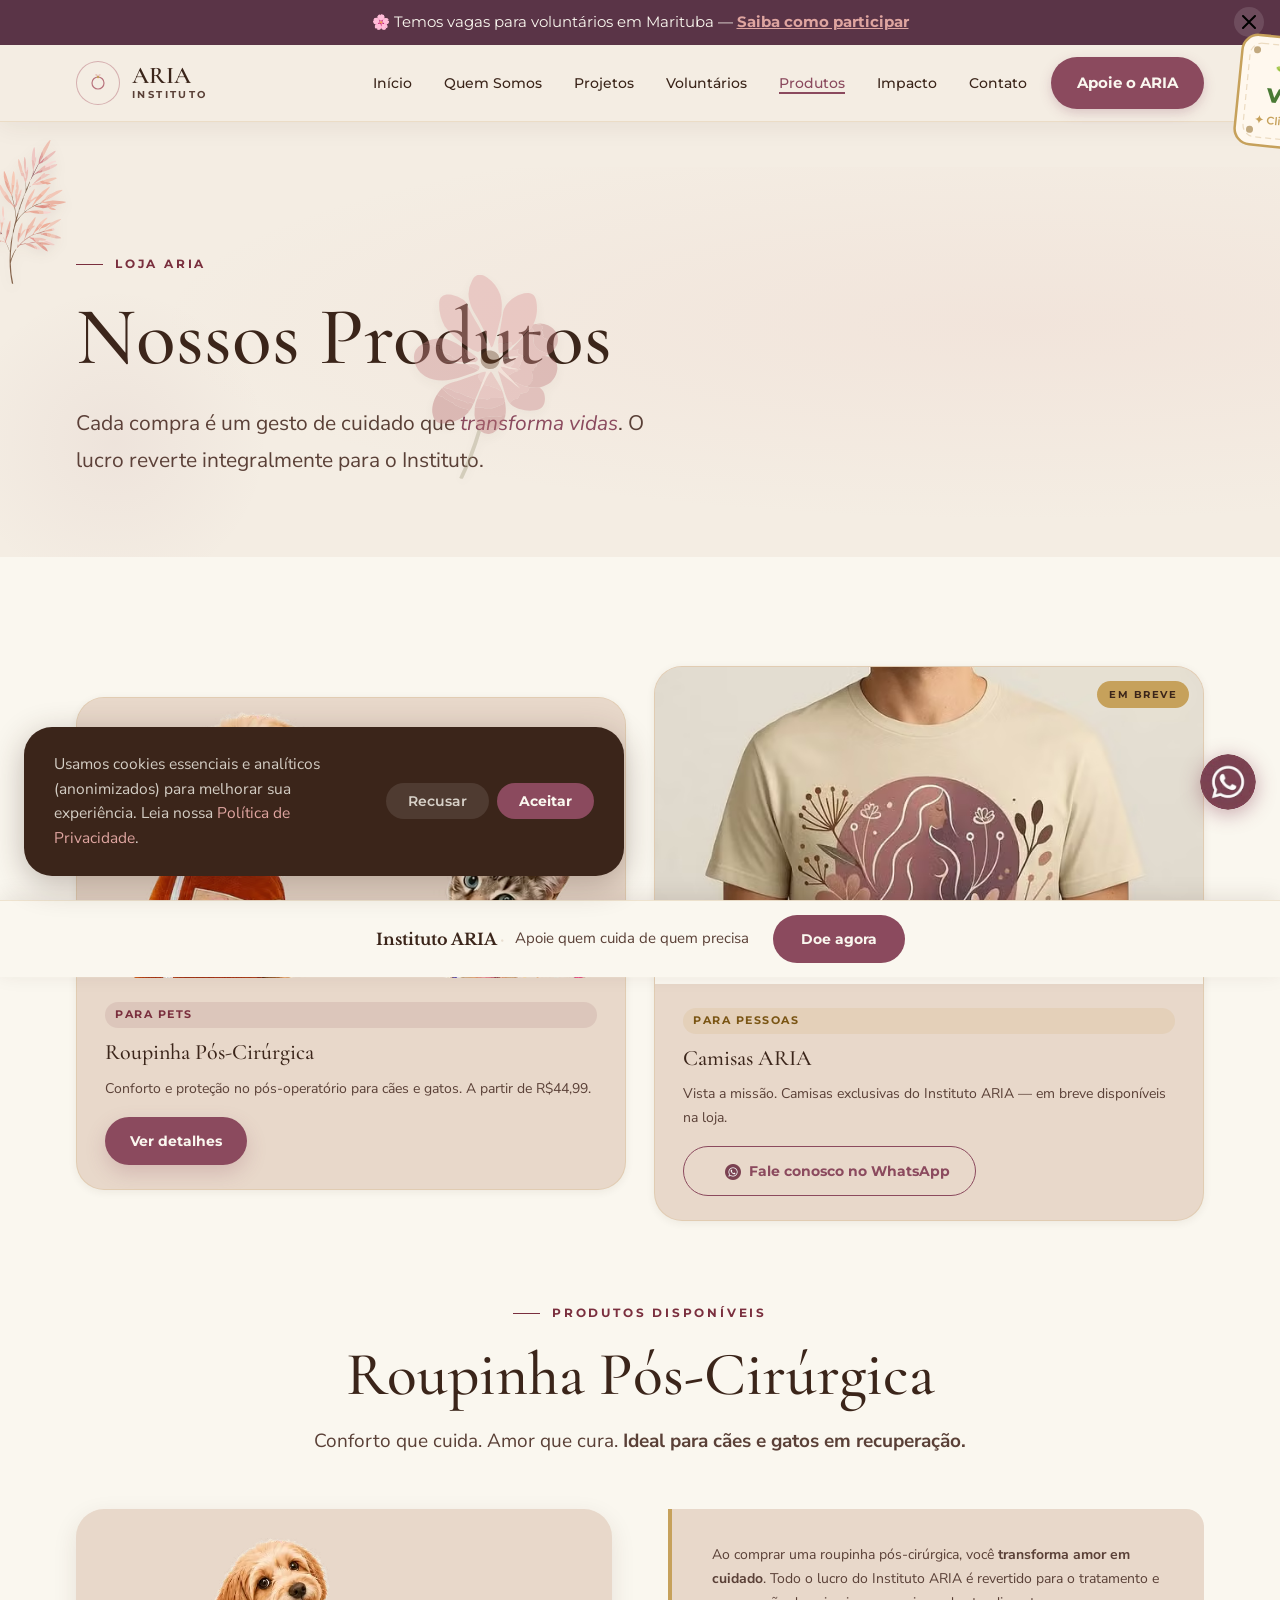
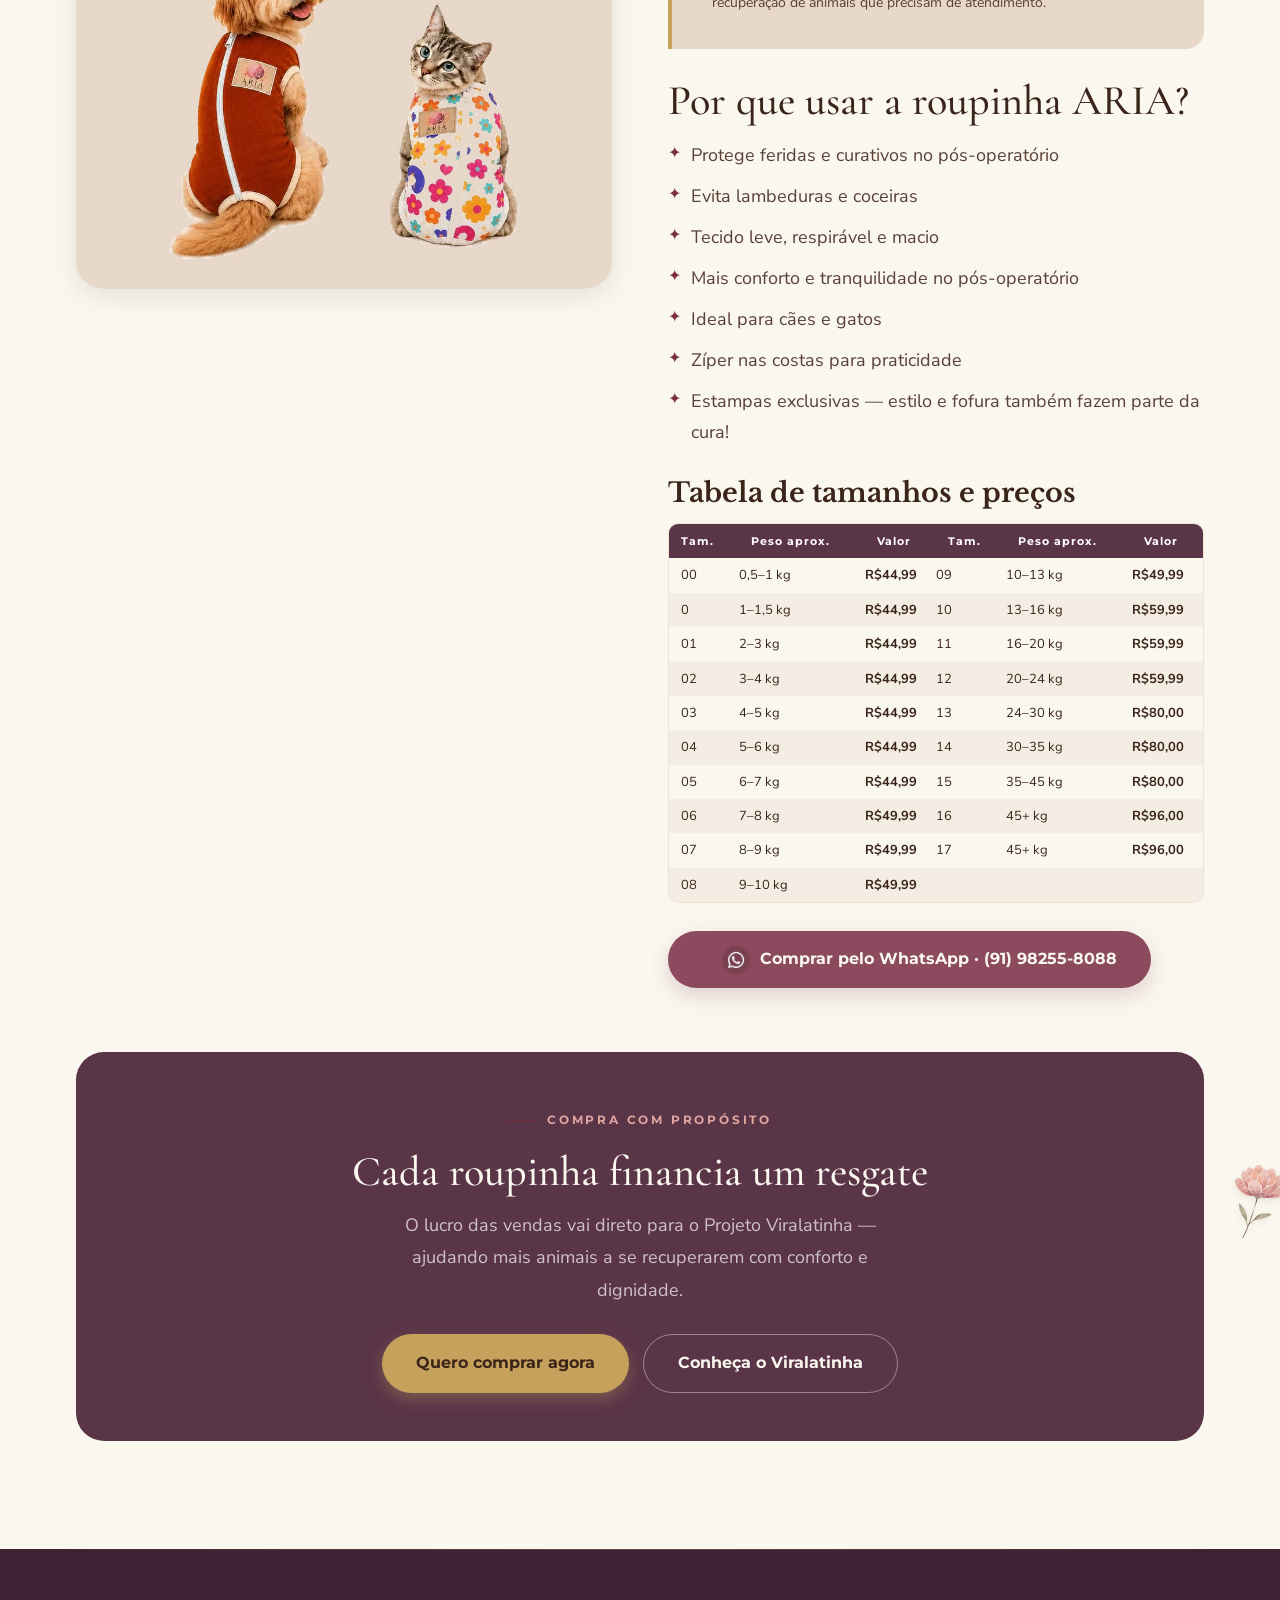
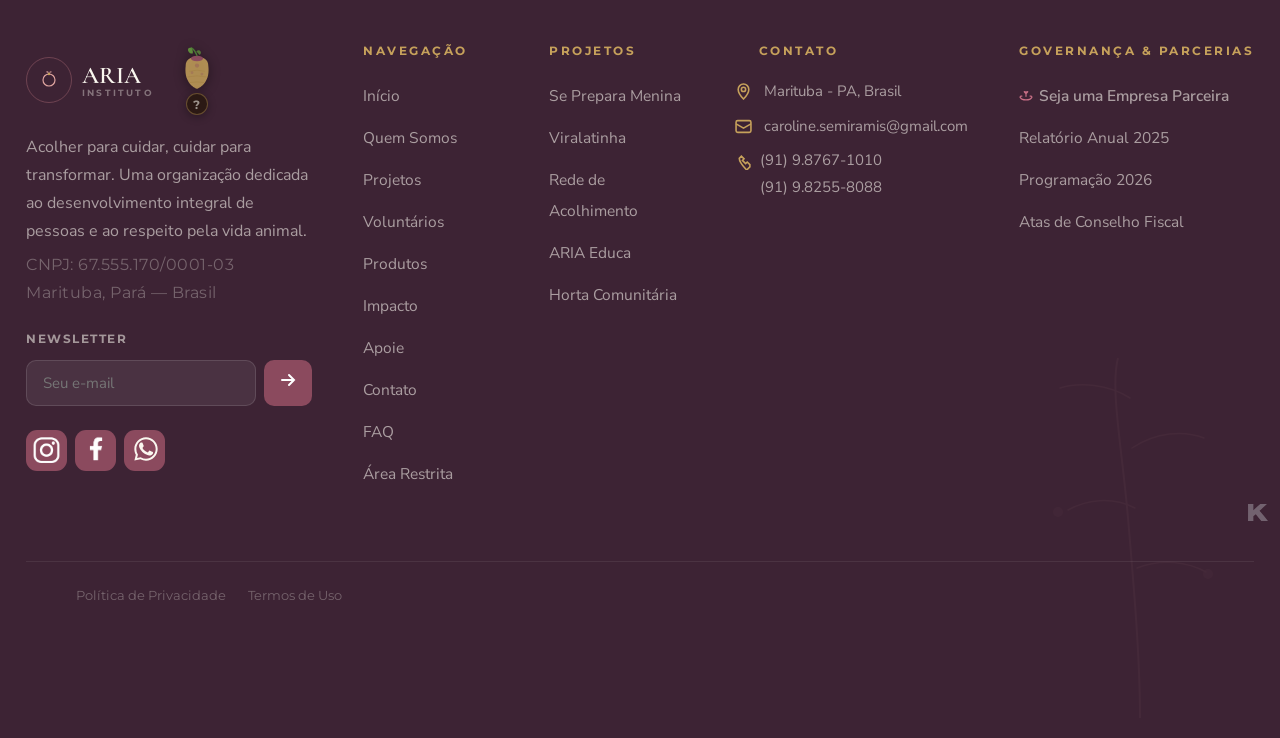
<file: produtos.html>
<!DOCTYPE html><html lang="pt-BR"><head><meta charset="UTF-8"><meta name="build-version" content="202607271522"><meta name="viewport" content="width=device-width, initial-scale=1.0"><meta name="description" content="Instituto ARIA — Acolher para cuidar, cuidar para transformar. ONG em Marituba, Pará, dedicada ao desenvolvimento integral de mulheres, famílias e proteção animal."><title>Produtos — Instituto ARIA</title><link rel="preconnect" href="https://fonts.googleapis.com"><link rel="preconnect" href="https://fonts.gstatic.com" crossorigin><link rel="preload" href="https://fonts.googleapis.com/css2?family=Cormorant+Garamond:ital,wght@0,300;0,400;0,500;0,600;1,300;1,400;1,500&family=Libre+Baskerville:ital,wght@0,400;0,700;1,400&family=Nunito+Sans:opsz,wght@6..12,300;6..12,400;6..12,500;6..12,600;6..12,700&family=Montserrat:wght@400;500;600;700;800&display=swap" as="style" onload="this.onload=null;this.rel='stylesheet'"><noscript><link rel="stylesheet" href="https://fonts.googleapis.com/css2?family=Cormorant+Garamond:ital,wght@0,300;0,400;0,500;0,600;1,300;1,400;1,500&family=Libre+Baskerville:ital,wght@0,400;0,700;1,400&family=Nunito+Sans:opsz,wght@6..12,300;6..12,400;6..12,500;6..12,600;6..12,700&family=Montserrat:wght@400;500;600;700;800&display=swap"></noscript><link rel="stylesheet" href="css/main.css?v=202607271522"><style>.plant-zone{position:relative;overflow:visible}.sprite-defs{position:absolute;width:0;height:0;overflow:hidden}.plant-point{position:absolute;width:0;height:0;pointer-events:none;z-index:9999}.plant-point .plant-slot{position:absolute;left:0;bottom:0;width:46px;margin-left:-23px;pointer-events:auto;cursor:pointer}.plant-graphic{width:100%;height:auto;display:block;transform-origin:bottom center;transform:scale(1,0);opacity:0;transition:transform .9s cubic-bezier(.34, 1.56, .64, 1),opacity .5s ease-out;filter:drop-shadow(0 2px 3px rgba(59,37,26,.1))}.plant-graphic.born{opacity:1;transform:scale(var(--size-scale,1));animation:aria-plant-sway var(--sway-dur,4s) ease-in-out infinite;animation-delay:var(--sway-delay, 0s)}@keyframes aria-plant-sway{0%,100%{rotate:-2.2deg}50%{rotate:2.2deg}}.plant-graphic.clicked{animation:aria-plant-shake .5s ease!important}@keyframes aria-plant-shake{0%{rotate:-2deg}20%{rotate:10deg}40%{rotate:-8deg}60%{rotate:6deg}80%{rotate:-4deg}100%{rotate:-2deg}}@media (hover:hover) and (pointer:fine){.plant-point:not(.deco) .plant-slot:hover .plant-graphic.born{animation:aria-plant-shake .5s ease!important}}.plant-point .plant-slot{-webkit-tap-highlight-color:transparent}.plant-point.deco .plant-slot{pointer-events:none;cursor:default}.plant-point.ghost{z-index:1}.plant-point.ghost .plant-slot{opacity:.4}.plant-point.nav-deco .plant-slot{width:28px;margin-left:-14px}.plant-slot.wide{width:72px;margin-left:-36px}.plant-point.nav-deco .plant-slot.wide{width:42px;margin-left:-21px}.nav-zone{overflow:visible}</style><style>.vine-sign-card{fill:#FFF8EE;stroke:#C6A15B;stroke-width:2.5;transition:fill .3s ease,stroke .3s ease}.vine-sign-wrapper.dragging .vine-sign-card,.vine-sign-wrapper:hover .vine-sign-card{fill:#FFF2DD;stroke:#8B4A5E}.vine-sign-text-title{font-family:Montserrat,sans-serif,Arial;font-size:13px;font-weight:700;fill:#8B4A5E;letter-spacing:2px;text-transform:uppercase;text-anchor:middle}.vine-sign-text-main{font-family:Montserrat,sans-serif,Arial;font-size:20px;font-weight:800;fill:#4A7A35;text-anchor:middle}.vine-sign-text-sub{font-family:Montserrat,sans-serif,Arial;font-size:11px;font-weight:600;fill:#C6A15B;text-anchor:middle}#vine-cta-layer{position:fixed;inset:0;width:100vw;height:100vh;pointer-events:none;z-index:850;overflow:hidden;opacity:0;transition:opacity 1.4s ease}#vine-cta-layer.vine-born{opacity:1}#vine-cta-svg{width:100%;height:100%;overflow:visible;display:block}.vine-sign-wrapper{pointer-events:auto;cursor:grab}.vine-sign-wrapper.dragging{cursor:grabbing}#vine-sign-text-layer{transition:opacity .22s ease}#vine-sign-text-layer.vine-text-fading{opacity:0}@media (max-width:768px),(hover:none) and (pointer:coarse){#vine-cta-layer{display:none}}</style></head><body data-page="produtos">
<script>
  /* Carrega o sprite SVG do jardim de plantas (externo, cacheado entre páginas).
     A insercao no DOM roda em idle time (nao compete com o primeiro scroll/paint);
     plants.js so monta o jardim depois que essa promise resolver. */
  window.ARIA_spriteReady = fetch('assets/svg/plants-sprite.svg?v=202607271200')
    .then(function (r) { return r.text(); })
    .then(function (svg) {
      return new Promise(function (resolve) {
        function insert() {
          var frag = document.createRange().createContextualFragment(svg);
          document.body.insertBefore(frag, document.body.firstChild);
          resolve();
        }
        if ('requestIdleCallback' in window) {
          requestIdleCallback(insert, { timeout: 300 });
        } else {
          setTimeout(insert, 0);
        }
      });
    })
    .catch(function () {});
</script>


<!-- ╔══════════════════════════════════╗ --><!-- ║ BARRA DE ANÚNCIO ║ --><!-- ╚══════════════════════════════════╝ --><div id="announce-bar"><span>🌸 Temos vagas para voluntários em Marituba — <a href="apoie.html">Saiba como participar</a></span><button class="ann-close" onclick="this.parentElement.style.display='none'; updateNavTop();" aria-label="Fechar anúncio"><svg width="14" height="14" viewBox="0 0 14 14" fill="none" stroke="currentColor" stroke-width="2" stroke-linecap="round"><path d="M1 1l12 12M13 1L1 13"/></svg></button></div><!-- ╔══════════════════════════════════╗ --><!-- ║ NAV STICKY ║ --><!-- ╚══════════════════════════════════╝ --><nav id="sticky-nav" role="navigation" aria-label="Navegação principal" class="plant-zone nav-zone"><div class="nav-inner"><a href="index.html" class="nav-logo" aria-label="Página inicial Instituto ARIA"><div class="nav-logo-icon"><svg width="22" height="22" viewBox="0 0 22 22" fill="none"><circle cx="11" cy="11" r="6" stroke="#B8737D" stroke-width="1.2"/><path d="M11 5 C11 2 9 1 8 3 C10 4 10.5 5.5 11 5Z" fill="#DFA5A0" fill-opacity=".6"/><path d="M11 5 C11 2 13 1 14 3 C12 4 11.5 5.5 11 5Z" fill="#DFA5A0" fill-opacity=".5"/><circle cx="11" cy="5" r="1.2" fill="#C6A15B"/></svg></div><div class="nav-logo-text">ARIA<small>Instituto</small></div></a><div class="nav-links" id="nav-links"><a href="index.html" class="nav-link" role="button" tabindex="0">Início</a><a href="quem-somos.html" class="nav-link" role="button" tabindex="0">Quem Somos</a><a href="projetos.html" class="nav-link" role="button" tabindex="0">Projetos</a><a href="voluntarios.html" id="nav-voluntarios" class="nav-link" role="button" tabindex="0">Volunt&aacute;rios</a><a href="produtos.html" class="nav-link" role="button" tabindex="0">Produtos</a><a href="impacto.html" class="nav-link" role="button" tabindex="0">Impacto</a><a href="contato.html" class="nav-link" role="button" tabindex="0">Contato</a><a href="apoie.html" class="nav-cta" id="nav-apoie-cta">Apoie o ARIA</a></div><button class="hamburger" onclick="openMobile()" aria-label="Abrir menu" aria-expanded="false"><svg width="22" height="16" viewBox="0 0 22 16" fill="none" stroke="#3B251A" stroke-width="1.8" stroke-linecap="round"><path d="M0 1h22M0 8h16M0 15h22"/></svg></button></div></nav><!-- ╔══════════════════════════════════╗ --><!-- ║ MOBILE OVERLAY ║ --><!-- ╚══════════════════════════════════╝ --><div id="mobile-overlay" role="dialog" aria-modal="true" aria-label="Menu de navegação"><button class="overlay-close" onclick="closeMobile()" aria-label="Fechar menu"><svg width="18" height="18" viewBox="0 0 18 18" fill="none" stroke="white" stroke-width="2" stroke-linecap="round"><path d="M1 1l16 16M17 1L1 17"/></svg></button><nav class="overlay-nav" aria-label="Navegação mobile"><a href="index.html" role="button" tabindex="0">Início</a><a href="quem-somos.html" role="button" tabindex="0">Quem Somos</a><a href="projetos.html" role="button" tabindex="0">Projetos</a><a href="produtos.html" role="button" tabindex="0">Produtos</a><a href="voluntarios.html" role="button" tabindex="0">Volunt&aacute;rios</a><a href="impacto.html" role="button" tabindex="0">Impacto</a><a href="contato.html" role="button" tabindex="0">Contato</a></nav><a href="apoie.html" class="btn-gold overlay-cta" style="font-size:17px;padding:16px 40px;">Apoie o ARIA ✦</a><p class="overlay-contact" style="margin-top:30px;"><a href="https://wa.me/5591987671010" target="_blank" rel="noopener">WhatsApp: (91) 9.8767-1010</a></p><!-- Botanical decoration — apenas no rodapé do menu --><div id="sway-slow-zone-1" style="position:absolute;bottom:0;left:0;right:0;height:200px;pointer-events:none;overflow:visible;" class="plant-zone sway-slow-zone" data-plant-sym="plant-slow-1"></div></div><!-- ╔══════════════════════════════════╗ --><!-- ║ PÁGINA: HOME ║ --><!-- ╚══════════════════════════════════╝ --><div id="page-produtos" class="page active"><div class="page-spacer"></div><section class="page-hero plant-zone"><div class="page-hero-bg-orb" aria-hidden="true"></div><div class="container"><div class="eyebrow">Loja ARIA</div><h1>Nossos Produtos</h1><p>Cada compra é um gesto de cuidado que <em>transforma vidas</em>. O lucro reverte integralmente para o Instituto.</p></div></section><section class="section plant-zone" style="background:var(--aria-ivory);"><div class="container"><!-- Grade de produtos --><div class="grid-2 fade-up" style="gap:28px;margin-bottom:72px;"><!-- Card: Roupinha (disponível) --><div class="aria-card" style="padding:0;overflow:hidden;display:flex;flex-direction:column;"><div style="background:var(--aria-card);height:280px;overflow:hidden;"><picture><source srcset="assets/img/produtos/cachorro-e-gato-640.avif 640w, assets/img/produtos/cachorro-e-gato.avif 1000w" sizes="(max-width: 640px) 100vw, 600px" type="image/avif"><source srcset="assets/img/produtos/cachorro-e-gato-640.webp 640w, assets/img/produtos/cachorro-e-gato.webp 1000w" sizes="(max-width: 640px) 100vw, 600px" type="image/webp"><img src="assets/img/produtos/cachorro-e-gato.webp" width="1000" height="918" srcset="assets/img/produtos/cachorro-e-gato-640.webp 640w, assets/img/produtos/cachorro-e-gato.webp 1000w" sizes="(max-width: 640px) 100vw, 600px" alt="Roupinha pós-cirúrgica ARIA" style="width:100%;height:100%;object-fit:cover;object-position:top center;display:block;"/></picture></div><div style="padding:24px 28px;flex:1;display:flex;flex-direction:column;gap:12px;"><span style="display:inline-block;background:rgba(122,47,62,.10);color:var(--aria-rose-text);font-family:'Montserrat',sans-serif;font-size:10.5px;font-weight:700;letter-spacing:1.5px;text-transform:uppercase;padding:4px 10px;border-radius:var(--r-pill);">Para pets</span><h3 style="font-size:22px;margin:0;">Roupinha Pós-Cirúrgica</h3><p style="color:var(--aria-muted);font-size:14px;line-height:1.7;margin:0;flex:1;">Conforto e proteção no pós-operatório para cães e gatos. A partir de R$44,99.</p><a href="#produto-roupinha-detalhe" onclick="scrollToDetalhes();return false;"
 class="btn-primary btn-sm" style="text-decoration:none;align-self:flex-start;margin-top:4px;">Ver detalhes</a></div></div><!-- Card: Camisas (em breve) --><div class="aria-card" style="padding:0;overflow:hidden;display:flex;flex-direction:column;"><!-- Mini galeria de imagens --><div style="position:relative;background:var(--aria-card);"><!-- Badge Em breve --><div style="position:absolute;top:14px;right:14px;z-index:5;background:var(--aria-gold);color:var(--aria-brown);font-family:'Montserrat',sans-serif;font-size:10px;font-weight:700;letter-spacing:1.5px;text-transform:uppercase;padding:5px 12px;border-radius:var(--r-pill);">Em breve</div><!-- Imagem principal --><div id="camisa-slide" style="overflow:hidden;border-bottom:1px solid var(--aria-border-gold);"><picture><source srcset="assets/img/produtos/camisa-01-640.avif 640w, assets/img/produtos/camisa-01.avif 1000w" sizes="(max-width: 640px) 100vw, 600px" type="image/avif"><source srcset="assets/img/produtos/camisa-01-640.webp 640w, assets/img/produtos/camisa-01.webp 1000w" sizes="(max-width: 640px) 100vw, 600px" type="image/webp"><img id="camisa-img-main" src="assets/img/produtos/camisa-01.webp" width="1000" height="1000" srcset="assets/img/produtos/camisa-01-640.webp 640w, assets/img/produtos/camisa-01.webp 1000w" sizes="(max-width: 640px) 100vw, 600px"
 alt="Camisa ARIA — imagem meramente ilustrativa"
 style="width:100%;height:240px;object-fit:cover;object-position:top;display:block;transition:opacity 260ms ease;"/></picture></div><!-- Miniaturas --><div style="display:flex;gap:8px;padding:10px 12px;background:var(--aria-ivory);"><button onclick="setCamisaImg('assets/img/produtos/camisa-01.webp',this)"
 style="padding:0;border:2px solid var(--aria-wine);border-radius:6px;overflow:hidden;width:56px;height:56px;flex-shrink:0;cursor:pointer;transition:border-color var(--t);"
 aria-label="Ver imagem 1"><picture><source srcset="assets/img/produtos/camisa-01-640.avif 640w, assets/img/produtos/camisa-01.avif 1000w" sizes="(max-width: 640px) 100vw, 600px" type="image/avif"><source srcset="assets/img/produtos/camisa-01-640.webp 640w, assets/img/produtos/camisa-01.webp 1000w" sizes="(max-width: 640px) 100vw, 600px" type="image/webp"><img src="assets/img/produtos/camisa-01.webp" width="1000" height="1000" srcset="assets/img/produtos/camisa-01-640.webp 640w, assets/img/produtos/camisa-01.webp 1000w" sizes="(max-width: 640px) 100vw, 600px" alt="" style="width:100%;height:100%;object-fit:cover;object-position:top;display:block;pointer-events:none;"/></picture></button><button onclick="setCamisaImg('assets/img/produtos/camisa-02.webp',this)"
 style="padding:0;border:2px solid var(--aria-border-gold);border-radius:6px;overflow:hidden;width:56px;height:56px;flex-shrink:0;cursor:pointer;transition:border-color var(--t);"
 aria-label="Ver imagem 2"><picture><source srcset="assets/img/produtos/camisa-02-640.avif 640w, assets/img/produtos/camisa-02.avif 1000w" sizes="(max-width: 640px) 100vw, 600px" type="image/avif"><source srcset="assets/img/produtos/camisa-02-640.webp 640w, assets/img/produtos/camisa-02.webp 1000w" sizes="(max-width: 640px) 100vw, 600px" type="image/webp"><img src="assets/img/produtos/camisa-02.webp" width="1000" height="1000" srcset="assets/img/produtos/camisa-02-640.webp 640w, assets/img/produtos/camisa-02.webp 1000w" sizes="(max-width: 640px) 100vw, 600px" alt="" style="width:100%;height:100%;object-fit:cover;object-position:top;display:block;pointer-events:none;"/></picture></button><button onclick="setCamisaImg('assets/img/produtos/camisa-03.webp',this)"
 style="padding:0;border:2px solid var(--aria-border-gold);border-radius:6px;overflow:hidden;width:56px;height:56px;flex-shrink:0;cursor:pointer;transition:border-color var(--t);"
 aria-label="Ver imagem 3"><picture><source srcset="assets/img/produtos/camisa-03-640.avif 640w, assets/img/produtos/camisa-03.avif 1000w" sizes="(max-width: 640px) 100vw, 600px" type="image/avif"><source srcset="assets/img/produtos/camisa-03-640.webp 640w, assets/img/produtos/camisa-03.webp 1000w" sizes="(max-width: 640px) 100vw, 600px" type="image/webp"><img src="assets/img/produtos/camisa-03.webp" width="1000" height="1000" srcset="assets/img/produtos/camisa-03-640.webp 640w, assets/img/produtos/camisa-03.webp 1000w" sizes="(max-width: 640px) 100vw, 600px" alt="" style="width:100%;height:100%;object-fit:cover;object-position:top;display:block;pointer-events:none;"/></picture></button><p style="font-size:10.5px;color:var(--aria-muted);line-height:1.4;margin:auto 0 auto 4px;font-style:italic;">* Imagens meramente<br>ilustrativas</p></div></div><div style="padding:24px 28px;flex:1;display:flex;flex-direction:column;gap:12px;"><span style="display:inline-block;background:rgba(198,161,91,.15);color:var(--aria-gold-text);font-family:'Montserrat',sans-serif;font-size:10.5px;font-weight:700;letter-spacing:1.5px;text-transform:uppercase;padding:4px 10px;border-radius:var(--r-pill);">Para pessoas</span><h3 style="font-size:22px;margin:0;">Camisas ARIA</h3><p style="color:var(--aria-muted);font-size:14px;line-height:1.7;margin:0;flex:1;">Vista a missão. Camisas exclusivas do Instituto ARIA — em breve disponíveis na loja.</p><a href="https://wa.me/5591982558088?text=Ol%C3%A1!%20Quero%20saber%20quando%20as%20camisas%20do%20Instituto%20ARIA%20estiver%C3%A3o%20dispon%C3%ADveis."
 target="_blank" rel="noopener noreferrer"
 class="btn-secondary btn-sm" style="text-decoration:none;align-self:flex-start;margin-top:4px;display:inline-flex;align-items:center;gap:8px;"><picture><source srcset="assets/img/icones/whatsapp.avif" type="image/avif"><source srcset="assets/img/icones/whatsapp.webp" type="image/webp"><img src="assets/img/icones/whatsapp.webp" width="128" height="128" alt="" aria-hidden="true" class="wa-btn-icon" style="width:16px;height:16px;"/></picture>
 Fale conosco no WhatsApp
 </a></div></div></div><!-- Produto: Roupinha Pós-Cirúrgica — detalhe --><div id="produto-roupinha-detalhe"><!-- Cabeçalho do produto --><div id="produtos-disponiveis-anchor" class="section-header fade-up" style="margin-bottom:52px;"><div class="eyebrow">Produtos disponíveis</div><h2>Roupinha Pós-Cirúrgica</h2><p>Conforto que cuida. Amor que cura. <strong>Ideal para cães e gatos em recuperação.</strong></p></div><!-- Layout principal: foto + detalhes --><div class="grid-2" style="gap:56px;align-items:start;margin-bottom:64px;"><!-- Coluna imagem --><div class="proj-img-contain-wrap fade-up" style="box-shadow:var(--shadow-md);"><picture><source srcset="assets/img/produtos/cachorro-e-gato-640.avif 640w, assets/img/produtos/cachorro-e-gato.avif 1000w" sizes="(max-width: 640px) 100vw, 600px" type="image/avif"><source srcset="assets/img/produtos/cachorro-e-gato-640.webp 640w, assets/img/produtos/cachorro-e-gato.webp 1000w" sizes="(max-width: 640px) 100vw, 600px" type="image/webp"><img src="assets/img/produtos/cachorro-e-gato.webp" width="1000" height="918" srcset="assets/img/produtos/cachorro-e-gato-640.webp 640w, assets/img/produtos/cachorro-e-gato.webp 1000w" sizes="(max-width: 640px) 100vw, 600px" alt="Roupinha pós-cirúrgica ARIA para cães e gatos" loading="lazy"/></picture></div><!-- Coluna info --><div class="fade-up delay-1"><!-- Tag de missão --><div class="blockquote-card" style="margin-bottom:28px;"><p style="font-size:14px;color:var(--aria-muted);line-height:1.7;margin:0;">Ao comprar uma roupinha pós-cirúrgica, você <strong>transforma amor em cuidado</strong>. Todo o lucro do Instituto ARIA é revertido para o tratamento e recuperação de animais que precisam de atendimento.</p></div><h3 style="margin-bottom:16px;">Por que usar a roupinha ARIA?</h3><ul style="list-style:none;padding:0;margin:0 0 28px;display:flex;flex-direction:column;gap:10px;"><li style="display:flex;gap:10px;align-items:flex-start;"><span style="color:var(--aria-rose-text);font-size:16px;">✦</span><span style="color:var(--aria-muted);">Protege feridas e curativos no pós-operatório</span></li><li style="display:flex;gap:10px;align-items:flex-start;"><span style="color:var(--aria-rose-text);font-size:16px;">✦</span><span style="color:var(--aria-muted);">Evita lambeduras e coceiras</span></li><li style="display:flex;gap:10px;align-items:flex-start;"><span style="color:var(--aria-rose-text);font-size:16px;">✦</span><span style="color:var(--aria-muted);">Tecido leve, respirável e macio</span></li><li style="display:flex;gap:10px;align-items:flex-start;"><span style="color:var(--aria-rose-text);font-size:16px;">✦</span><span style="color:var(--aria-muted);">Mais conforto e tranquilidade no pós-operatório</span></li><li style="display:flex;gap:10px;align-items:flex-start;"><span style="color:var(--aria-rose-text);font-size:16px;">✦</span><span style="color:var(--aria-muted);">Ideal para cães e gatos</span></li><li style="display:flex;gap:10px;align-items:flex-start;"><span style="color:var(--aria-rose-text);font-size:16px;">✦</span><span style="color:var(--aria-muted);">Zíper nas costas para praticidade</span></li><li style="display:flex;gap:10px;align-items:flex-start;"><span style="color:var(--aria-rose-text);font-size:16px;">✦</span><span style="color:var(--aria-muted);">Estampas exclusivas — estilo e fofura também fazem parte da cura!</span></li></ul><!-- Tabela de tamanhos --><h4 style="margin-bottom:12px;">Tabela de tamanhos e preços</h4><div style="overflow-x:auto;margin-bottom:28px;border-radius:var(--r-sm);overflow:hidden;border:1px solid var(--aria-border-gold);"><table style="width:100%;border-collapse:collapse;font-size:13px;"><thead><tr style="background:var(--aria-plum);color:#fff;"><th style="padding:8px 12px;text-align:left;font-family:'Montserrat',sans-serif;font-size:11px;letter-spacing:1px;">Tam.</th><th style="padding:8px 12px;text-align:left;font-family:'Montserrat',sans-serif;font-size:11px;letter-spacing:1px;">Peso aprox.</th><th style="padding:8px 12px;text-align:left;font-family:'Montserrat',sans-serif;font-size:11px;letter-spacing:1px;">Valor</th><th style="padding:8px 12px;text-align:left;font-family:'Montserrat',sans-serif;font-size:11px;letter-spacing:1px;">Tam.</th><th style="padding:8px 12px;text-align:left;font-family:'Montserrat',sans-serif;font-size:11px;letter-spacing:1px;">Peso aprox.</th><th style="padding:8px 12px;text-align:left;font-family:'Montserrat',sans-serif;font-size:11px;letter-spacing:1px;">Valor</th></tr></thead><tbody><tr style="background:var(--aria-ivory);"><td style="padding:6px 12px;">00</td><td>0,5–1 kg</td><td><strong>R$44,99</strong></td><td>09</td><td>10–13 kg</td><td><strong>R$49,99</strong></td></tr><tr style="background:var(--aria-cream);"><td style="padding:6px 12px;">0</td><td>1–1,5 kg</td><td><strong>R$44,99</strong></td><td>10</td><td>13–16 kg</td><td><strong>R$59,99</strong></td></tr><tr style="background:var(--aria-ivory);"><td style="padding:6px 12px;">01</td><td>2–3 kg</td><td><strong>R$44,99</strong></td><td>11</td><td>16–20 kg</td><td><strong>R$59,99</strong></td></tr><tr style="background:var(--aria-cream);"><td style="padding:6px 12px;">02</td><td>3–4 kg</td><td><strong>R$44,99</strong></td><td>12</td><td>20–24 kg</td><td><strong>R$59,99</strong></td></tr><tr style="background:var(--aria-ivory);"><td style="padding:6px 12px;">03</td><td>4–5 kg</td><td><strong>R$44,99</strong></td><td>13</td><td>24–30 kg</td><td><strong>R$80,00</strong></td></tr><tr style="background:var(--aria-cream);"><td style="padding:6px 12px;">04</td><td>5–6 kg</td><td><strong>R$44,99</strong></td><td>14</td><td>30–35 kg</td><td><strong>R$80,00</strong></td></tr><tr style="background:var(--aria-ivory);"><td style="padding:6px 12px;">05</td><td>6–7 kg</td><td><strong>R$44,99</strong></td><td>15</td><td>35–45 kg</td><td><strong>R$80,00</strong></td></tr><tr style="background:var(--aria-cream);"><td style="padding:6px 12px;">06</td><td>7–8 kg</td><td><strong>R$49,99</strong></td><td>16</td><td>45+ kg</td><td><strong>R$96,00</strong></td></tr><tr style="background:var(--aria-ivory);"><td style="padding:6px 12px;">07</td><td>8–9 kg</td><td><strong>R$49,99</strong></td><td>17</td><td>45+ kg</td><td><strong>R$96,00</strong></td></tr><tr style="background:var(--aria-cream);"><td style="padding:6px 12px;">08</td><td>9–10 kg</td><td><strong>R$49,99</strong></td><td></td><td></td><td></td></tr></tbody></table></div><!-- CTA compra --><a href="https://wa.me/5591982558088?text=Ol%C3%A1!%20Quero%20comprar%20uma%20roupinha%20p%C3%B3s-cir%C3%BArgica%20do%20Instituto%20ARIA."
 target="_blank" rel="noopener noreferrer"
 class="btn-primary" style="display:inline-flex;align-items:center;gap:10px;text-decoration:none;"><picture><source srcset="assets/img/icones/whatsapp.avif" type="image/avif"><source srcset="assets/img/icones/whatsapp.webp" type="image/webp"><img src="assets/img/icones/whatsapp.webp" width="128" height="128" alt="" aria-hidden="true" class="wa-btn-icon"/></picture>
 Comprar pelo WhatsApp · (91) 98255-8088
 </a></div></div><!-- Rodapé da seção: apelo de missão --><div style="background:var(--aria-plum);border-radius:var(--r-lg);padding:48px 40px;text-align:center;margin-top:24px;"><div class="eyebrow" style="color:var(--aria-blush);justify-content:center;">Compra com propósito</div><h3 style="color:var(--aria-ivory);margin-bottom:14px;">Cada roupinha financia um resgate</h3><p style="color:rgba(255,255,255,.7);max-width:520px;margin:0 auto 28px;line-height:1.8;">O lucro das vendas vai direto para o Projeto Viralatinha — ajudando mais animais a se recuperarem com conforto e dignidade.</p><div style="display:flex;gap:14px;justify-content:center;flex-wrap:wrap;"><a href="https://wa.me/5591982558088?text=Ol%C3%A1!%20Quero%20comprar%20uma%20roupinha%20p%C3%B3s-cir%C3%BArgica%20do%20Instituto%20ARIA."
 target="_blank" rel="noopener noreferrer"
 class="btn-gold" style="text-decoration:none;">Quero comprar agora</a><a href="projetos.html" class="btn-ghost">Conheça o Viralatinha</a></div></div></div><!-- /produto-roupinha-detalhe --></div></section></div><!-- /page-produtos --><!-- ╔══════════════════════════════════╗ --><!-- ║ PÁGINA: IMPACTO ║ --><!-- ╚══════════════════════════════════╝ --><footer role="contentinfo" class="plant-zone footer-zone"><!-- Botanical bg decoration --><div class="footer-bg-botanical" aria-hidden="true"><svg width="320" height="380" viewBox="0 0 320 380" fill="none"><path d="M160 370 C160 310 154 240 148 170 C142 100 130 40 138 10" stroke="#DFA5A0" stroke-width="2"/><path d="M150 50 C128 36 100 34 80 40" stroke="#DFA5A0" stroke-width="1.5" stroke-linecap="round"/><path d="M152 100 C176 84 204 82 224 90" stroke="#DFA5A0" stroke-width="1.5" stroke-linecap="round"/><path d="M155 160 C131 148 106 152 88 162" stroke="#DFA5A0" stroke-width="1.5" stroke-linecap="round"/><path d="M157 220 C182 210 208 214 226 224" stroke="#DFA5A0" stroke-width="1.5" stroke-linecap="round"/><circle cx="78" cy="164" r="5" fill="#DFA5A0" fill-opacity=".6"/><circle cx="228" cy="226" r="5" fill="#DFA5A0" fill-opacity=".6"/></svg></div><div class="container-wide" style="position:relative;z-index:2;"><div class="footer-grid"><!-- Marca --><div class="footer-brand"><div class="footer-wm"><div class="footer-wm-icon"><svg width="22" height="22" viewBox="0 0 22 22" fill="none"><circle cx="11" cy="11" r="6" stroke="#DFA5A0" stroke-width="1.2"/><path d="M11 5 C11 2 9 1 8 3 C10 4 10.5 5.5 11 5Z" fill="#DFA5A0" fill-opacity=".7"/><path d="M11 5 C11 2 13 1 14 3 C12 4 11.5 5.5 11 5Z" fill="#DFA5A0" fill-opacity=".6"/><circle cx="11" cy="5" r="1.2" fill="#C6A15B"/></svg></div><div class="footer-wm-text">ARIA<small>Instituto</small></div><div id="seed-bag-container"><div id="seed-bag-btn" role="button" tabindex="0"
 aria-label="Clique duas vezes para pegar uma semente e plantá-la na página"><svg id="seed-bag-svg" viewBox="0 -4 48 62" xmlns="http://www.w3.org/2000/svg" aria-hidden="true"><path d="M8 26 C5 52 24 58 24 58 C24 58 43 52 40 26 C40 16 33 13 24 13 C15 13 8 16 8 26Z" fill="#C6A15B" opacity=".85"/><path d="M13 33 Q24 30 35 33" stroke="#9A7535" stroke-width=".8" fill="none" opacity=".5"/><path d="M11 41 Q24 38 37 41" stroke="#9A7535" stroke-width=".8" fill="none" opacity=".5"/><path d="M13 49 Q24 47 35 49" stroke="#9A7535" stroke-width=".8" fill="none" opacity=".5"/><circle cx="24" cy="25" r="3" fill="#8B4A5E" opacity=".35"/><circle cx="17" cy="35" r="2" fill="#8B4A5E" opacity=".28"/><circle cx="31" cy="37" r="2" fill="#8B4A5E" opacity=".28"/><ellipse cx="24" cy="15" rx="8.5" ry="4" fill="#8B4A5E"/><path d="M24 11 Q22 4 16 0" stroke="#4A7A35" stroke-width="1.7" fill="none" stroke-linecap="round"/><path d="M16 0 C8 -2 11 9 18 8 C19 4 16 0 16 0Z" fill="#5D8B3A"/><path d="M23 5 C27 1 32 6 28 10 C26 8 23 5 23 5Z" fill="#5D8B3A" opacity=".8"/></svg></div><button id="seed-help-btn" aria-label="Como usar o broto de semente">?</button><div id="seed-help-tooltip" role="tooltip" aria-hidden="true"><div class="tip-title">🌱 Plante uma semente</div><ol><li>Clique duas vezes no broto para pegar uma semente.</li><li>Arraste-a para qualquer local do site.</li><li>Clique duas vezes no local escolhido para plantar.</li></ol></div></div></div><p>Acolher para cuidar, cuidar para transformar. Uma organização dedicada ao desenvolvimento integral de pessoas e ao respeito pela vida animal.</p><p class="footer-cnpj">CNPJ: 67.555.170/0001-03<br>Marituba, Pará — Brasil</p><div class="footer-newsletter"><p>Newsletter</p><div class="footer-nl-form"><input type="email" placeholder="Seu e-mail" aria-label="E-mail para newsletter"><button aria-label="Assinar newsletter"><svg width="16" height="16" viewBox="0 0 16 16" fill="none" stroke="white" stroke-width="2" stroke-linecap="round"><path d="M2 8h12M9 3l5 5-5 5"/></svg></button></div></div><div class="footer-social" aria-label="Redes sociais" style="margin-top:24px;"><a class="social-btn" href="https://instagram.com/instituto.aria.ia" target="_blank" rel="noopener" aria-label="Instagram" style="background:var(--aria-wine);"><img src="assets/img/icones/instagram.webp" width="150" height="150" alt="" aria-hidden="true" class="social-icon-ig"/></a><a class="social-btn" href="https://facebook.com/instituto.aria.ia" target="_blank" rel="noopener" aria-label="Facebook" style="background:var(--aria-wine);"><img src="assets/img/icones/facebook.webp" width="150" height="150" alt="" aria-hidden="true" class="social-icon-fb"/></a><a class="social-btn" href="https://wa.me/5591987671010" target="_blank" rel="noopener" aria-label="WhatsApp" style="background:var(--aria-wine);"><svg xmlns="http://www.w3.org/2000/svg" viewBox="0 0 24 24" fill="white" aria-hidden="true" class="social-icon-wa"><path d="M17.472 14.382c-.297-.149-1.758-.867-2.03-.967-.273-.099-.471-.148-.67.15-.197.297-.767.966-.94 1.164-.173.199-.347.223-.644.075-.297-.15-1.255-.463-2.39-1.475-.883-.788-1.48-1.761-1.653-2.059-.173-.297-.018-.458.13-.606.134-.133.298-.347.446-.52.149-.174.198-.298.298-.497.099-.198.05-.371-.025-.52-.075-.149-.669-1.612-.916-2.207-.242-.579-.487-.5-.669-.51-.173-.008-.371-.01-.57-.01-.198 0-.52.074-.792.372-.272.297-1.04 1.016-1.04 2.479 0 1.462 1.065 2.875 1.213 3.074.149.198 2.096 3.2 5.077 4.487.709.306 1.262.489 1.694.625.712.227 1.36.195 1.871.118.571-.085 1.758-.719 2.006-1.413.248-.694.248-1.289.173-1.413-.074-.124-.272-.198-.57-.347z"/><path d="M12.004 2.003C6.477 2.003 2 6.48 2 12.008c0 1.77.462 3.433 1.268 4.88L2.05 21.949l5.205-1.197A9.955 9.955 0 0012.004 22c5.526 0 10.003-4.477 10.003-10.004C22.007 6.478 17.53 2.003 12.004 2.003zm0 18.343a8.293 8.293 0 01-4.228-1.156l-.303-.18-3.088.71.734-3.007-.197-.309A8.292 8.292 0 013.71 12.008c0-4.578 3.724-8.303 8.294-8.303 4.571 0 8.296 3.725 8.296 8.303 0 4.578-3.725 8.338-8.296 8.338z"/></svg></a></div></div><!-- Menu --><div class="footer-col footer-nav-col"><h2>Navegação</h2><ul><li><a href="index.html" role="button" tabindex="0">Início</a></li><li><a href="quem-somos.html" role="button" tabindex="0">Quem Somos</a></li><li><a href="projetos.html" role="button" tabindex="0">Projetos</a></li><li><a href="voluntarios.html" role="button" tabindex="0">Volunt&aacute;rios</a></li><li><a href="produtos.html" role="button" tabindex="0">Produtos</a></li><li><a href="impacto.html" role="button" tabindex="0">Impacto</a></li><li><a href="apoie.html" role="button" tabindex="0">Apoie</a></li><li><a href="contato.html" role="button" tabindex="0">Contato</a></li><li><a href="faq.html" role="button" tabindex="0">FAQ</a></li><li><a href="restrita.html" role="button" tabindex="0">Área Restrita</a></li></ul></div><!-- Projetos --><div class="footer-col footer-projetos-col"><h2><a href="projetos.html" role="button" tabindex="0" class="footer-col-title-link">Projetos</a></h2><ul><li><a href="projetos.html" role="button" tabindex="0">Se Prepara Menina</a></li><li><a href="projetos.html" role="button" tabindex="0">Viralatinha</a></li><li><a href="projetos.html" role="button" tabindex="0">Rede de Acolhimento</a></li><li><a href="projetos.html" role="button" tabindex="0">ARIA Educa</a></li><li><a href="projetos.html" role="button" tabindex="0">Horta Comunitária</a></li></ul></div><!-- Contato + newsletter --><!-- Contato --><div class="footer-col footer-contato-col"><h2 style="padding-left:24px;"><a href="contato.html" role="button" tabindex="0" class="footer-col-title-link">Contato</a></h2><div class="footer-contact-item"><svg viewBox="0 0 16 16"><path d="M8 1C5.24 1 3 3.24 3 6c0 3.75 5 9 5 9s5-5.25 5-9c0-2.76-2.24-5-5-5zm0 7a2 2 0 1 1 0-4 2 2 0 0 1 0 4z"/></svg><span>Marituba - PA, Brasil</span></div><div class="footer-contact-item"><svg viewBox="0 0 16 16"><rect x="1" y="2.5" width="14" height="11" rx="1.5"/><path d="M1 5.5l7 4 7-4"/></svg><a href="mailto:caroline.semiramis@gmail.com">caroline.semiramis@gmail.com</a></div><div class="footer-contact-item" style="display: flex; align-items: flex-start; gap: 8px;"><svg viewBox="0 0 16 16" width="16" height="16" style="margin-top: 4px;"><path d="M14 11l-2.5-2.5-1.5 1.5c-1-1-2-2-3-3l1.5-1.5L6 3 4 5c0 4 7 11 7 11l3-3z"/></svg><div style="display: flex; flex-direction: column; gap: 4px;"><a href="https://wa.me/5591987671010" target="_blank" rel="noopener">(91) 9.8767-1010</a><a href="https://wa.me/5591982558088" target="_blank" rel="noopener">(91) 9.8255-8088</a></div></div></div><div class="footer-col footer-gov-col"><h2><a href="governanca.html" role="button" tabindex="0" class="footer-col-title-link">Governan&ccedil;a &amp; Parcerias</a></h2><ul><li><a href="parceria.html" role="button" tabindex="0" class="footer-link-partner"><svg class="footer-partner-icon" viewBox="0 0 16 16" aria-hidden="true"><path d="M1.3 9.6c1.1 1.9 3.1 2.9 6.7 2.9s5.6-1 6.7-2.9M1.3 9.6c-.1-1 .8-1.9 1.9-1.4M14.7 9.6c.1-1-.8-1.9-1.9-1.4M8 8.4V3.2M8 5.4C8 3.4 6.8 2.4 6 3.2c.8.8 1.3 1.4 2 2.2zm0 0c0-2 1.2-3 2-2.2-.8.8-1.3 1.4-2 2.2z"/></svg> Seja uma Empresa Parceira</a></li><li><a href="governanca.html#relatorio" role="button" tabindex="0">Relatório Anual 2025</a></li><li><a href="governanca.html#programacao" role="button" tabindex="0">Programação 2026</a></li><li><a href="governanca.html#atas" role="button" tabindex="0">Atas de Conselho Fiscal</a></li></ul></div></div><!-- Footer bottom --><div class="footer-bottom"><div class="footer-bottom-links"><a href="privacidade.html" role="button" tabindex="0">Política de Privacidade</a><a href="privacidade.html" role="button" tabindex="0">Termos de Uso</a></div></div></div></footer><!-- ╔══════════════════════════════════╗ --><!-- ║ FLOATING ELEMENTS ║ --><!-- ╚══════════════════════════════════╝ --><!-- WhatsApp float --><a class="wa-float" href="https://wa.me/5591987671010" target="_blank" rel="noopener" aria-label="Fale conosco pelo WhatsApp"><picture><source srcset="assets/img/icones/whatsapp.avif?v=202607271200" type="image/avif"><source srcset="assets/img/icones/whatsapp.webp?v=202607271200" type="image/webp"><img src="assets/img/icones/whatsapp.webp?v=202607271200" alt="WhatsApp" width="128" height="128" loading="lazy"/></picture></a><!-- Mobile CTA bar --><div id="mobile-cta-bar" role="complementary" aria-label="Acesso rápido"><div class="mob-cta-text"><strong>Instituto ARIA</strong>
 Apoie quem cuida de quem precisa
 </div><a href="apoie.html" class="mob-cta-btn">Doe agora</a></div><!-- Cookie banner --><div id="cookie" role="dialog" aria-label="Aviso de cookies" aria-live="polite"><p>Usamos cookies essenciais e analíticos (anonimizados) para melhorar sua experiência. Leia nossa <a href="privacidade.html" onclick="hideCookie();">Política de Privacidade</a>.</p><div class="cookie-btns"><button class="btn-decline" onclick="hideCookie()">Recusar</button><button class="btn-accept" onclick="hideCookie()">Aceitar</button></div></div><!-- ╔══════════════════════════════════╗ --><!-- ║ JAVASCRIPT ║ --><!-- ╚══════════════════════════════════╝ --><!-- ── MODAL ÚNICO — Depoimentos & Casos de Resgate ── --><div id="impact-modal-backdrop" class="impact-modal-backdrop"
 role="dialog" aria-modal="true" aria-labelledby="impact-modal-name"
 style="display:none;"><div class="impact-modal-panel" id="impact-modal-panel"><button class="impact-modal-close" id="impact-modal-close-btn" aria-label="Fechar"><svg width="14" height="14" viewBox="0 0 14 14" fill="none" stroke="currentColor" stroke-width="2" stroke-linecap="round"><line x1="1" y1="1" x2="13" y2="13"/><line x1="13" y1="1" x2="1" y2="13"/></svg></button><!-- Visual preenchido via JS --><div id="impact-modal-visual"></div><div class="impact-modal-content"><div id="impact-modal-name" class="modal-name"></div><div id="impact-modal-role" class="modal-role"></div><p id="impact-modal-text" class="modal-text"></p><div id="impact-modal-gallery" class="impact-modal-gallery" style="display:none;"></div></div></div></div><!-- ============ SELO KUPIM DIGITAL ============ --><div id="kupim-badge-wrap"><a
 id="kupim-badge"
 href="https://www.linkedin.com/in/allanlauzid/"
 target="_blank"
 rel="noopener"
 aria-label="Uma criação de Kupim Digital. Clique para falar conosco."
 ><span class="k-logo-spacer" aria-hidden="true"></span><span class="badge-text">© <span class="kupim-year">2026</span><b>Instituto ARIA</b>. Todos os direitos reservados.<br>Uma criação de <b>Kupim Digital</b>.</span></a><span class="k-logo-wrap" aria-hidden="true"><svg viewBox="0 0 80.339996 68.730003" xmlns="http://www.w3.org/2000/svg"><defs><linearGradient id="k-fill-gradient" x1="0%" y1="0%" x2="100%" y2="100%"><stop id="k-stop-1" offset="0%" stop-color="#eff3f8"/><stop id="k-stop-2" offset="100%" stop-color="#eff3f8"/></linearGradient></defs><path d="m 13.66,16.47 c 7.19,-0.43 14.44,-0.34 21.63,-0.04 -0.24,8.15 0,16.3 -0.14,24.45 C 44.4,32.62 53.53,24.22 62.99,16.19 71.94,16.35 80.9,16.03 89.85,16.38 83.67,21.31 78.35,27.2 72.22,32.19 68.1,35.71 64.48,39.82 60.09,43 71.83,56.41 82.59,70.68 93.98,84.4 91.4,85.16 88.68,84.79 86.03,84.85 79.75,84.76 73.47,85.02 67.2,84.71 59.87,75.36 52.54,66.01 44.97,56.86 c -3.63,2.59 -6.28,6.29 -9.84,9 0.14,6.27 -0.03,12.54 0.12,18.81 -7.19,0.24 -14.43,0.42 -21.61,-0.1 0.34,-22.69 0.3,-45.41 0.02,-68.1 z" transform="translate(-13.640002,-16.175853)" fill="url(#k-fill-gradient)"/></svg></span></div><!-- ============ FIM DO SELO ============ --><div id="vine-cta-layer" aria-hidden="false"><svg id="vine-cta-svg" xmlns="http://www.w3.org/2000/svg"><path id="vine-rope-outer" fill="none" stroke="#8a6b3f" stroke-width="4" stroke-linecap="round" stroke-linejoin="round" opacity=".55"/><path id="vine-rope-inner" fill="none" stroke="#5f7a45" stroke-width="2" stroke-linecap="round" stroke-linejoin="round" opacity=".7"/><g id="vine-leaves-layer"></g><g id="vine-flowers-layer"></g><g class="vine-sign-wrapper" id="vine-cta-sign" role="button" tabindex="0"
 aria-label="Faça parte, Voluntário — clique para saber mais, ou arraste para mover"><line id="vine-cord-1" stroke="#9A7535" stroke-width="2.5" stroke-dasharray="4 2"/><line id="vine-cord-2" stroke="#9A7535" stroke-width="2.5" stroke-dasharray="4 2"/><circle id="vine-cord-pin" r="5" fill="#8B4A5E"/><g id="vine-sign-card-group"><rect class="vine-sign-card" x="0" y="0" width="200" height="110" rx="16"/><rect x="8" y="8" width="184" height="94" rx="12" fill="none" stroke="#E8D5B7" stroke-width="1.2" stroke-dasharray="6 4" opacity=".8"/><circle cx="15" cy="15" r="3.5" fill="#9A7535" opacity=".6"/><circle cx="185" cy="15" r="3.5" fill="#9A7535" opacity=".6"/><circle cx="15" cy="95" r="3.5" fill="#9A7535" opacity=".6"/><circle cx="185" cy="95" r="3.5" fill="#9A7535" opacity=".6"/><g id="vine-sign-text-layer"><text id="vine-sign-title" class="vine-sign-text-title" x="100" y="38">🌱 FAÇA PARTE</text><text id="vine-sign-main" class="vine-sign-text-main" x="100" y="66">VOLUNTÁRIO</text><text id="vine-sign-sub" class="vine-sign-text-sub" x="100" y="88">✦ Clique aqui e saiba mais ✦</text></g></g></g></svg></div><!-- Moldes de folha/flor reais (extraídos de cipo-voluntarios-1/2.svg) --><svg width="0" height="0" style="position:absolute" aria-hidden="true"><defs><g id="vine-leaf-tpl-1"><path d="M0,0 C-30,-10 -50,10 -40,30 C-20,40 0,20 0,0 Z" fill="#5D8B3A"/><path d="M0,0 Q-25,10 -38,28" stroke="#A3C285" stroke-width="1.5" fill="none"/></g><g id="vine-leaf-tpl-2"><path d="M0,0 C35,-15 55,10 40,35 C15,40 -5,20 0,0 Z" fill="#4A7A35"/><path d="M0,0 Q25,10 38,32" stroke="#A3C285" stroke-width="1.5" fill="none"/></g><g id="vine-leaf-tpl-3"><path d="M0,0 C-20,35 10,65 40,50 C50,25 25,-5 0,0 Z" fill="#5D8B3A"/><path d="M0,0 Q15,30 38,47" stroke="#A3C285" stroke-width="1.5" fill="none"/></g><g id="vine-leaf-tpl-4"><path d="M0,0 C-10,-40 20,-65 45,-45 C50,-20 20,10 0,0 Z" fill="#6D9B4A" opacity=".9"/><path d="M0,0 Q25,-30 43,-43" stroke="#A3C285" stroke-width="1.5" fill="none"/></g><g id="vine-flower-tpl-1" transform="scale(0.85)"><circle cx="-8" cy="0" r="7" fill="#DFA5A0" opacity=".9"/><circle cx="8" cy="0" r="7" fill="#DFA5A0" opacity=".9"/><circle cx="0" cy="-8" r="7" fill="#DFA5A0" opacity=".9"/><circle cx="0" cy="8" r="7" fill="#DFA5A0" opacity=".9"/><circle cx="0" cy="0" r="6" fill="#8B4A5E"/><circle cx="0" cy="0" r="3" fill="#C6A15B"/></g><g id="vine-flower-tpl-2" transform="scale(0.75)"><circle cx="-7" cy="0" r="6" fill="#DFA5A0"/><circle cx="7" cy="0" r="6" fill="#DFA5A0"/><circle cx="0" cy="-7" r="6" fill="#DFA5A0"/><circle cx="0" cy="7" r="6" fill="#DFA5A0"/><circle cx="0" cy="0" r="5" fill="#8B4A5E"/><circle cx="0" cy="0" r="2.5" fill="#C6A15B"/></g></defs></svg>
<script src="js/core.js?v=202607271500"></script>
<script src="js/plants.js?v=202607271500"></script>
<script src="js/features.js?v=202607271500"></script>
<script src="js/behold.js?v=202607271500"></script>
<script src="js/vine.js?v=202607271522"></script>
<script src="js/spa-nav.js?v=202607271500"></script>
<span id="site-build-tag" title="Versão do site">v202607271522</span></body></html>
</file>
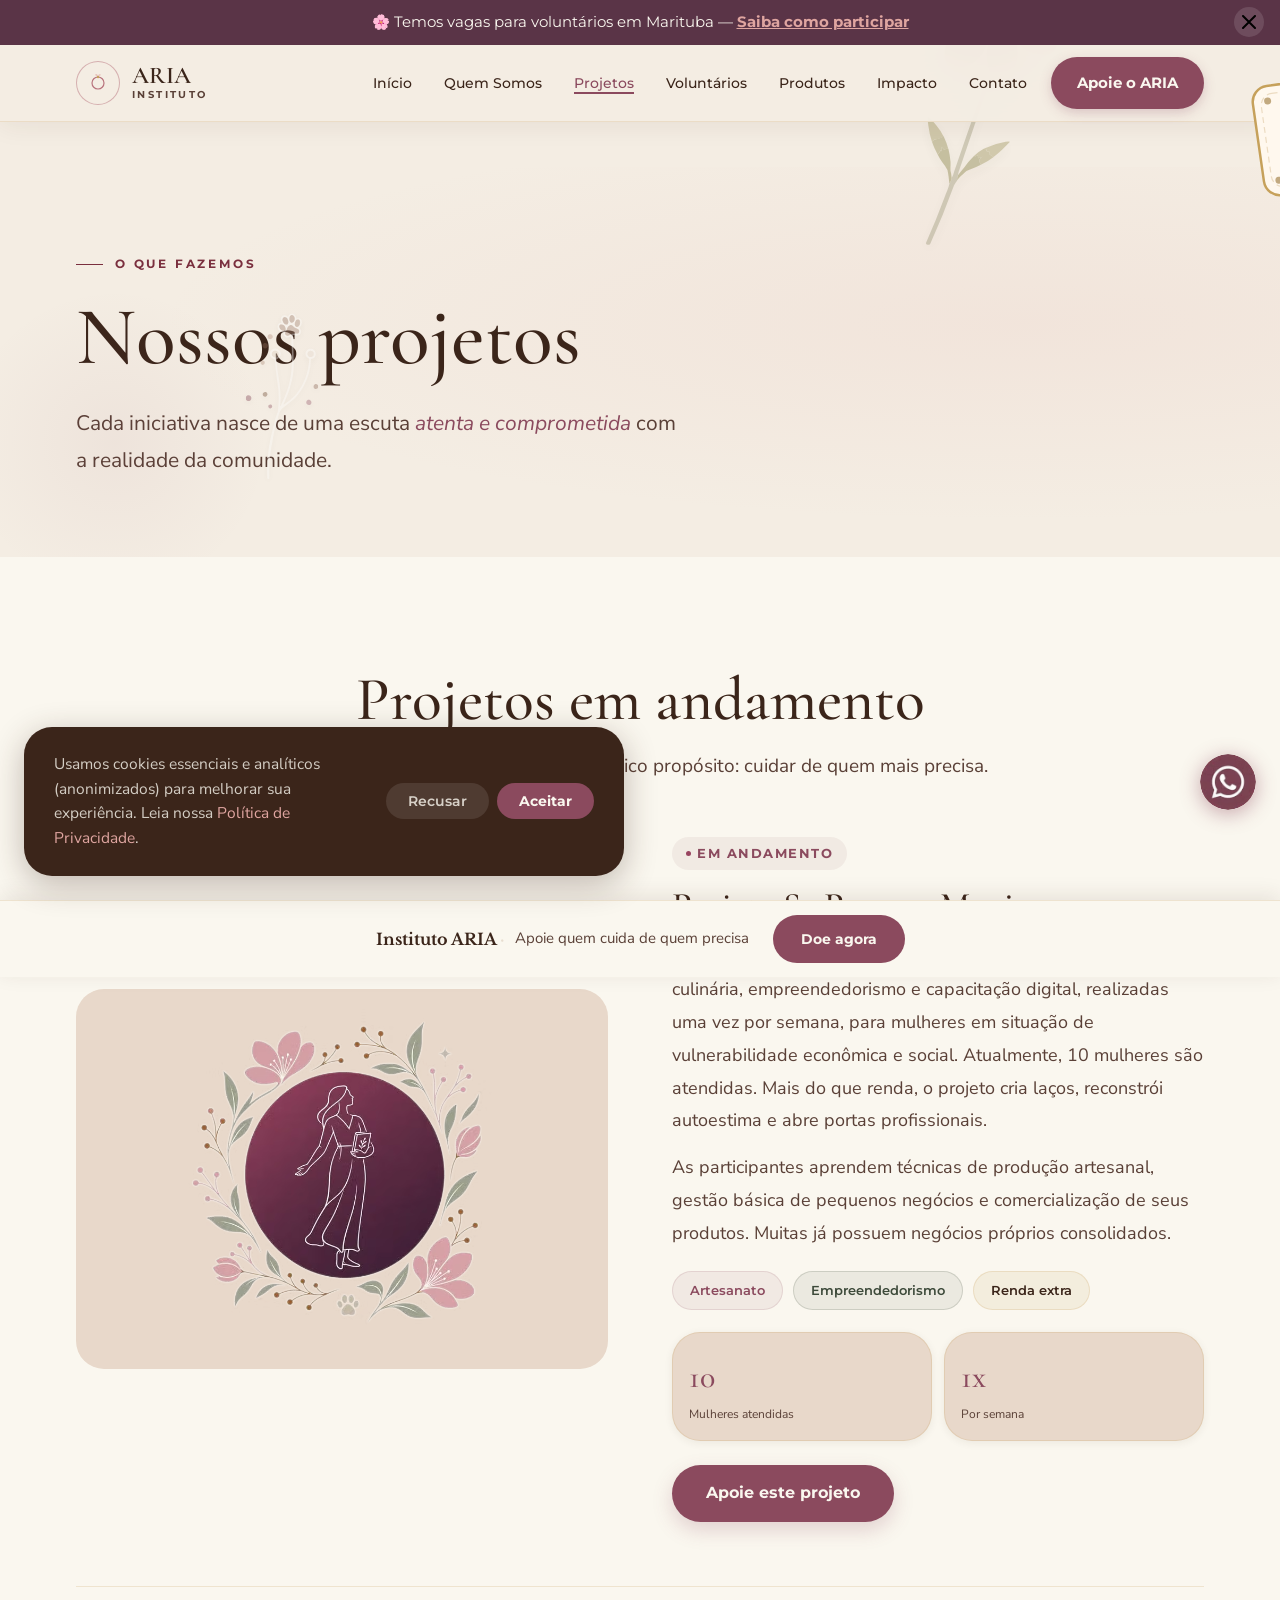
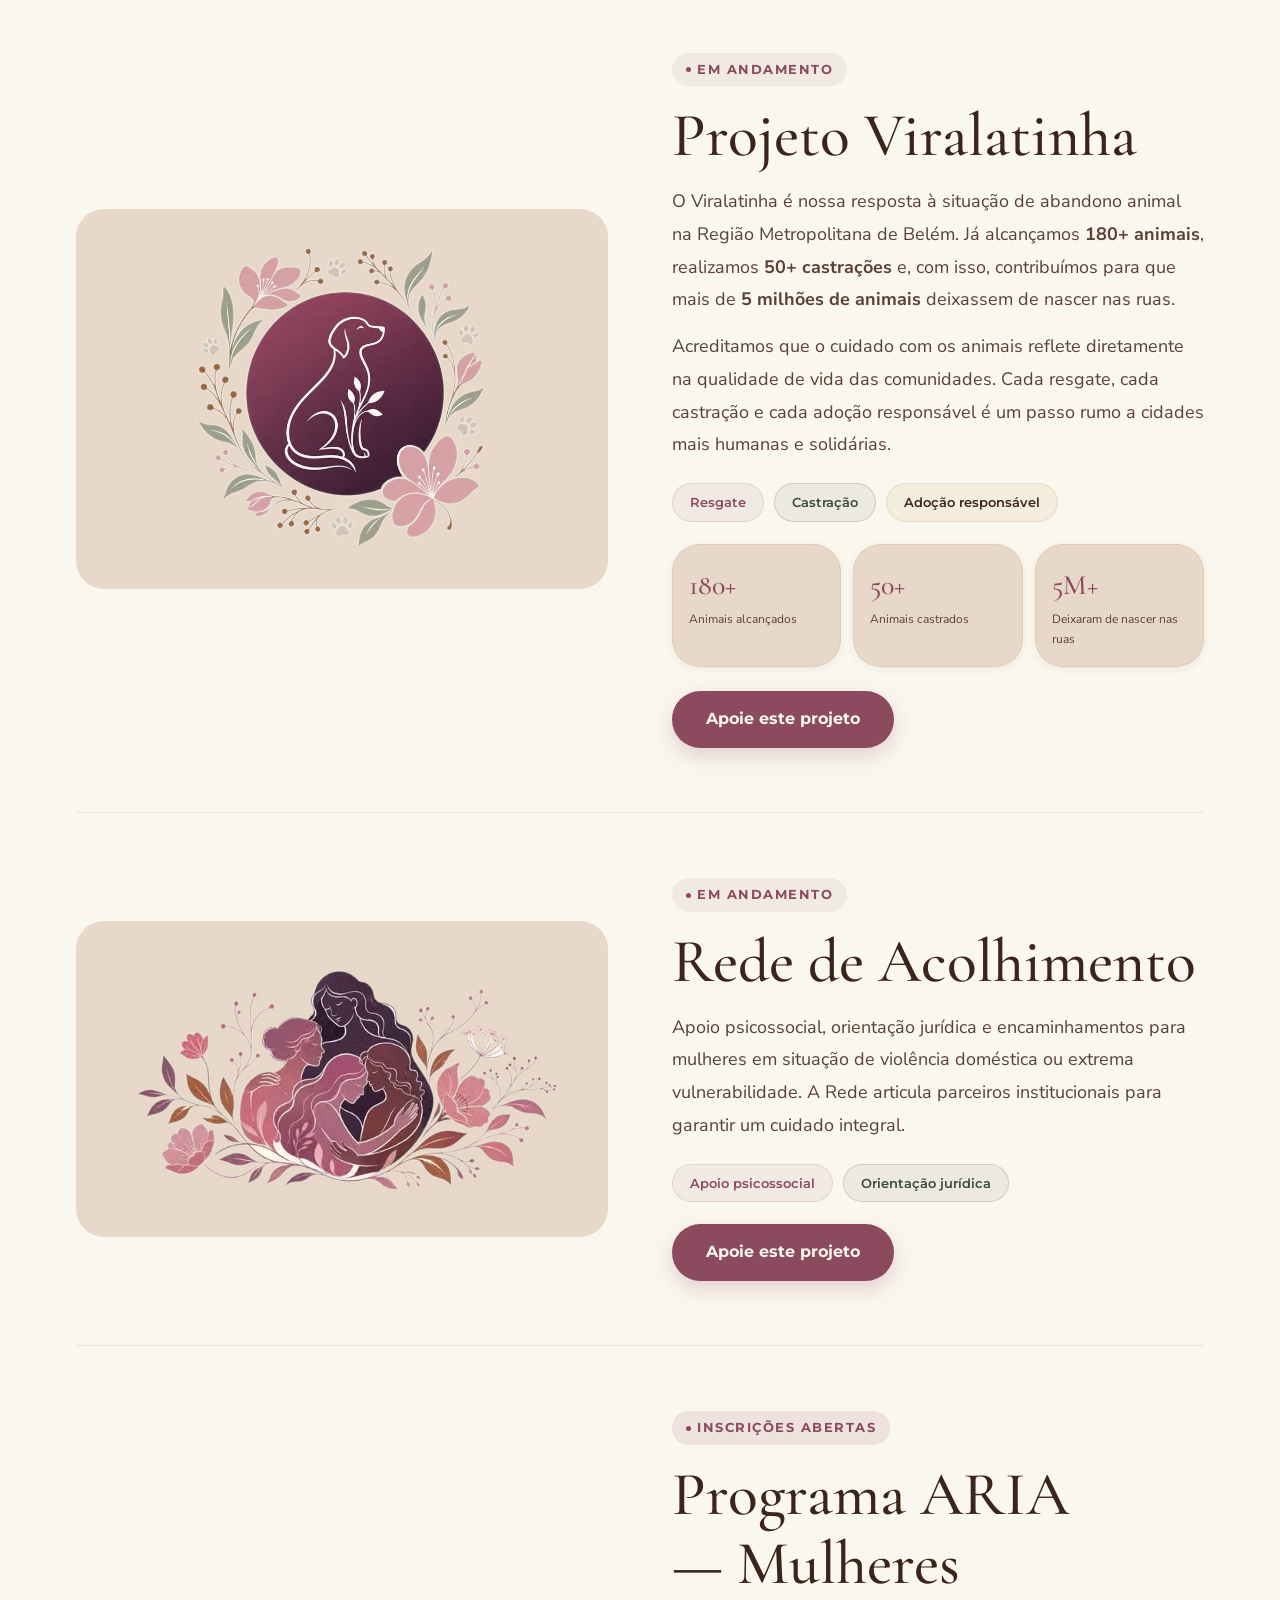
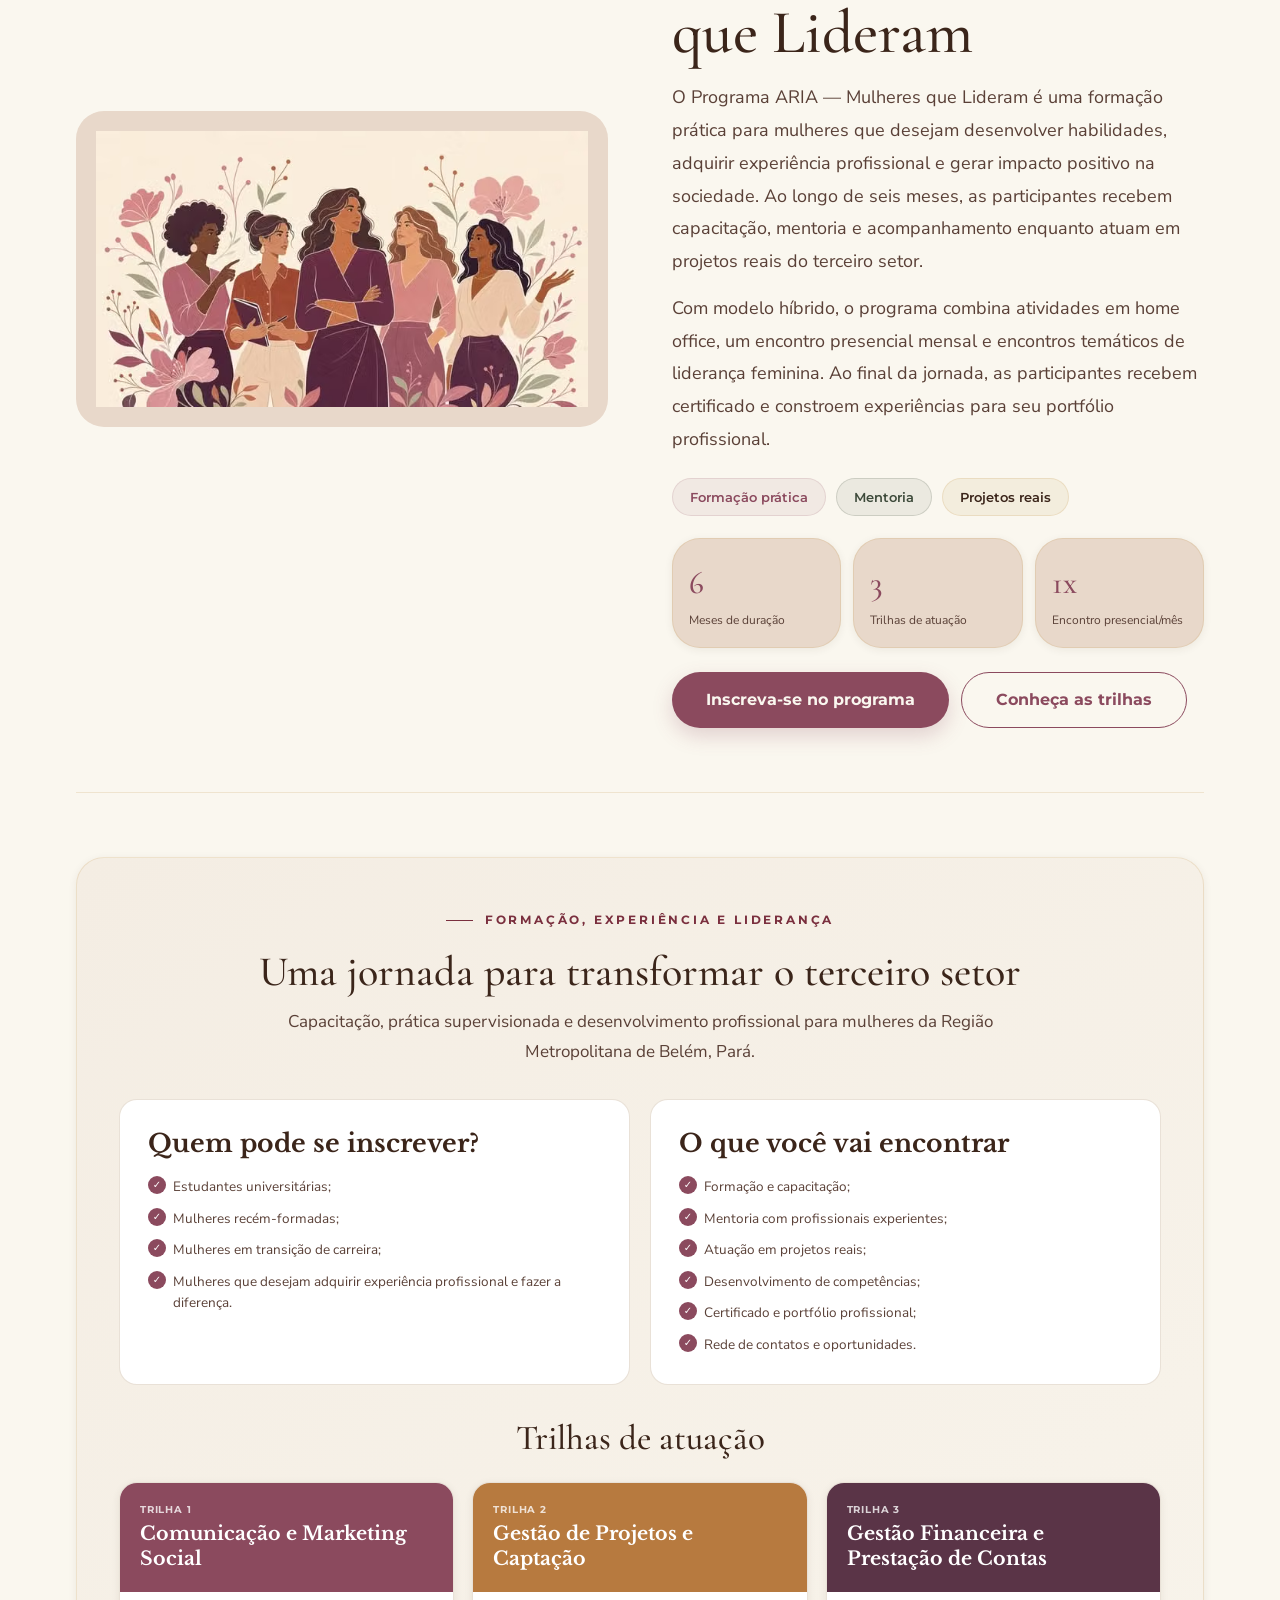
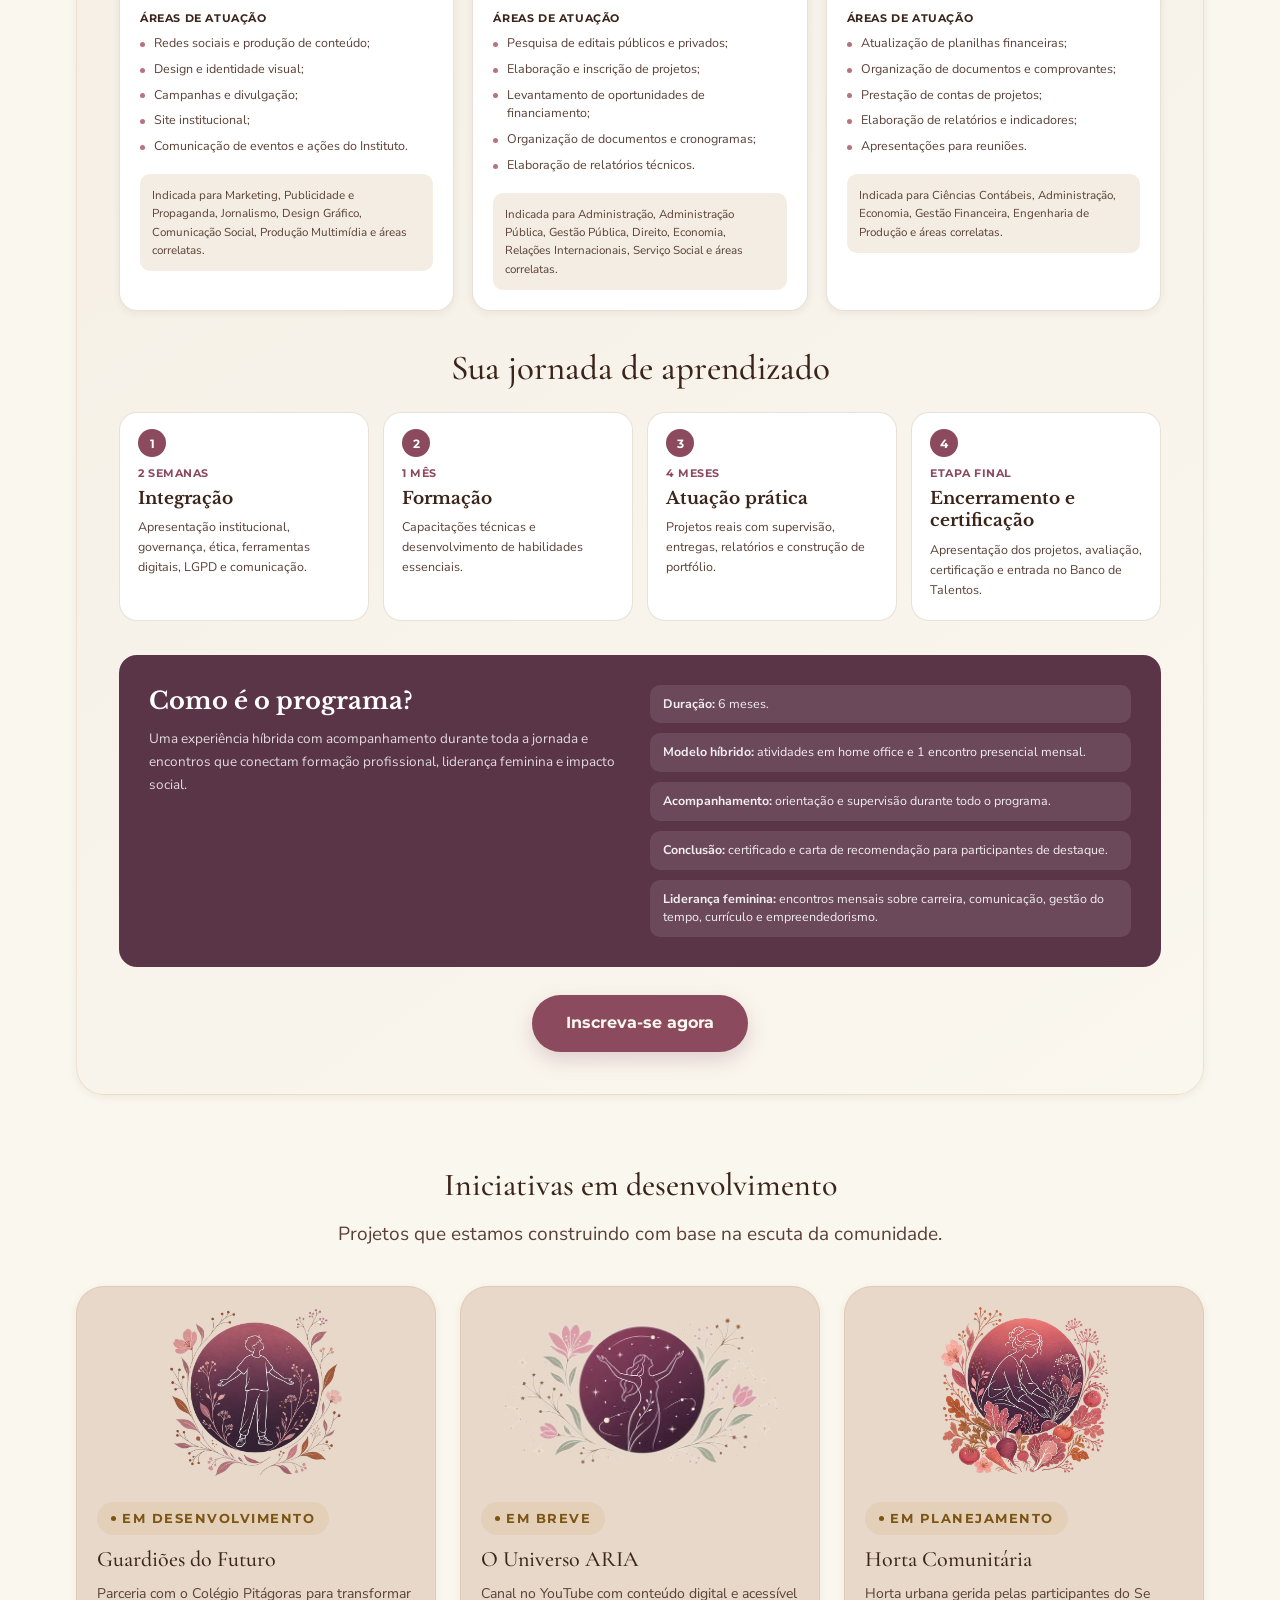
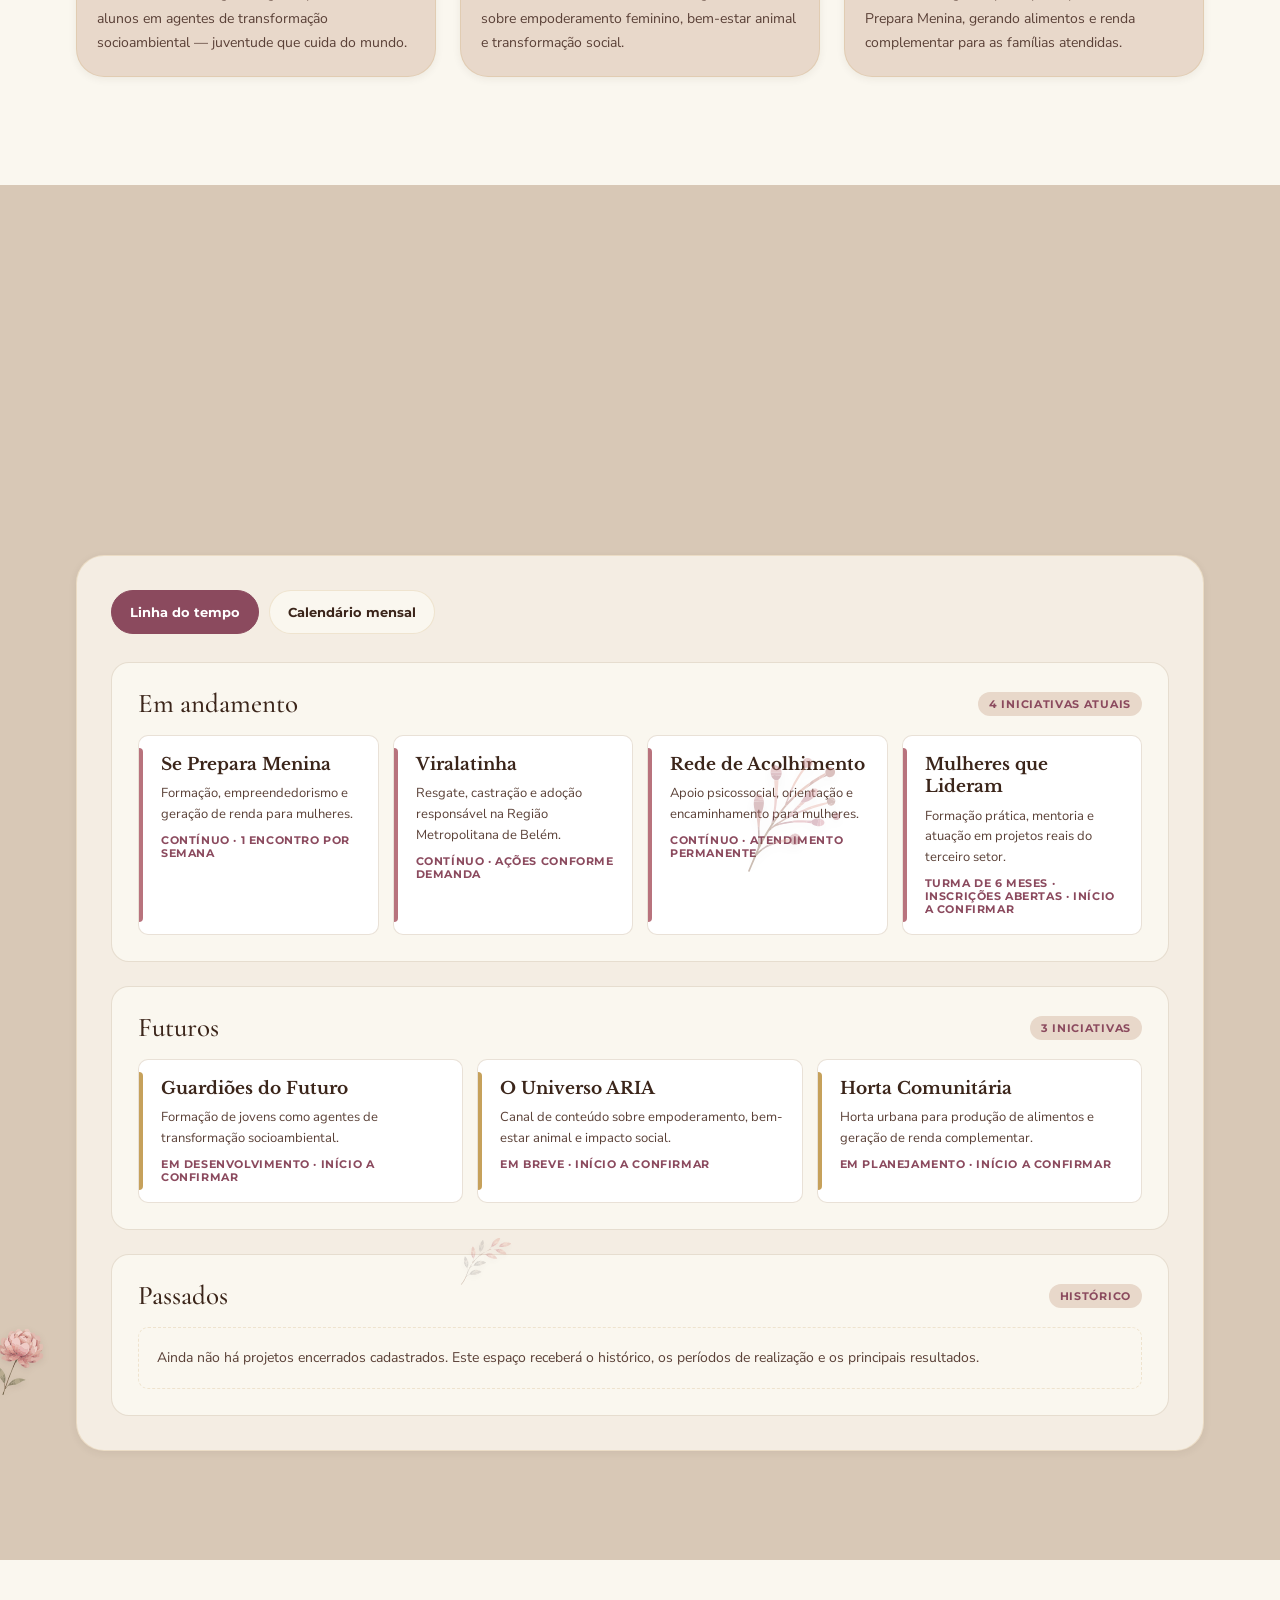
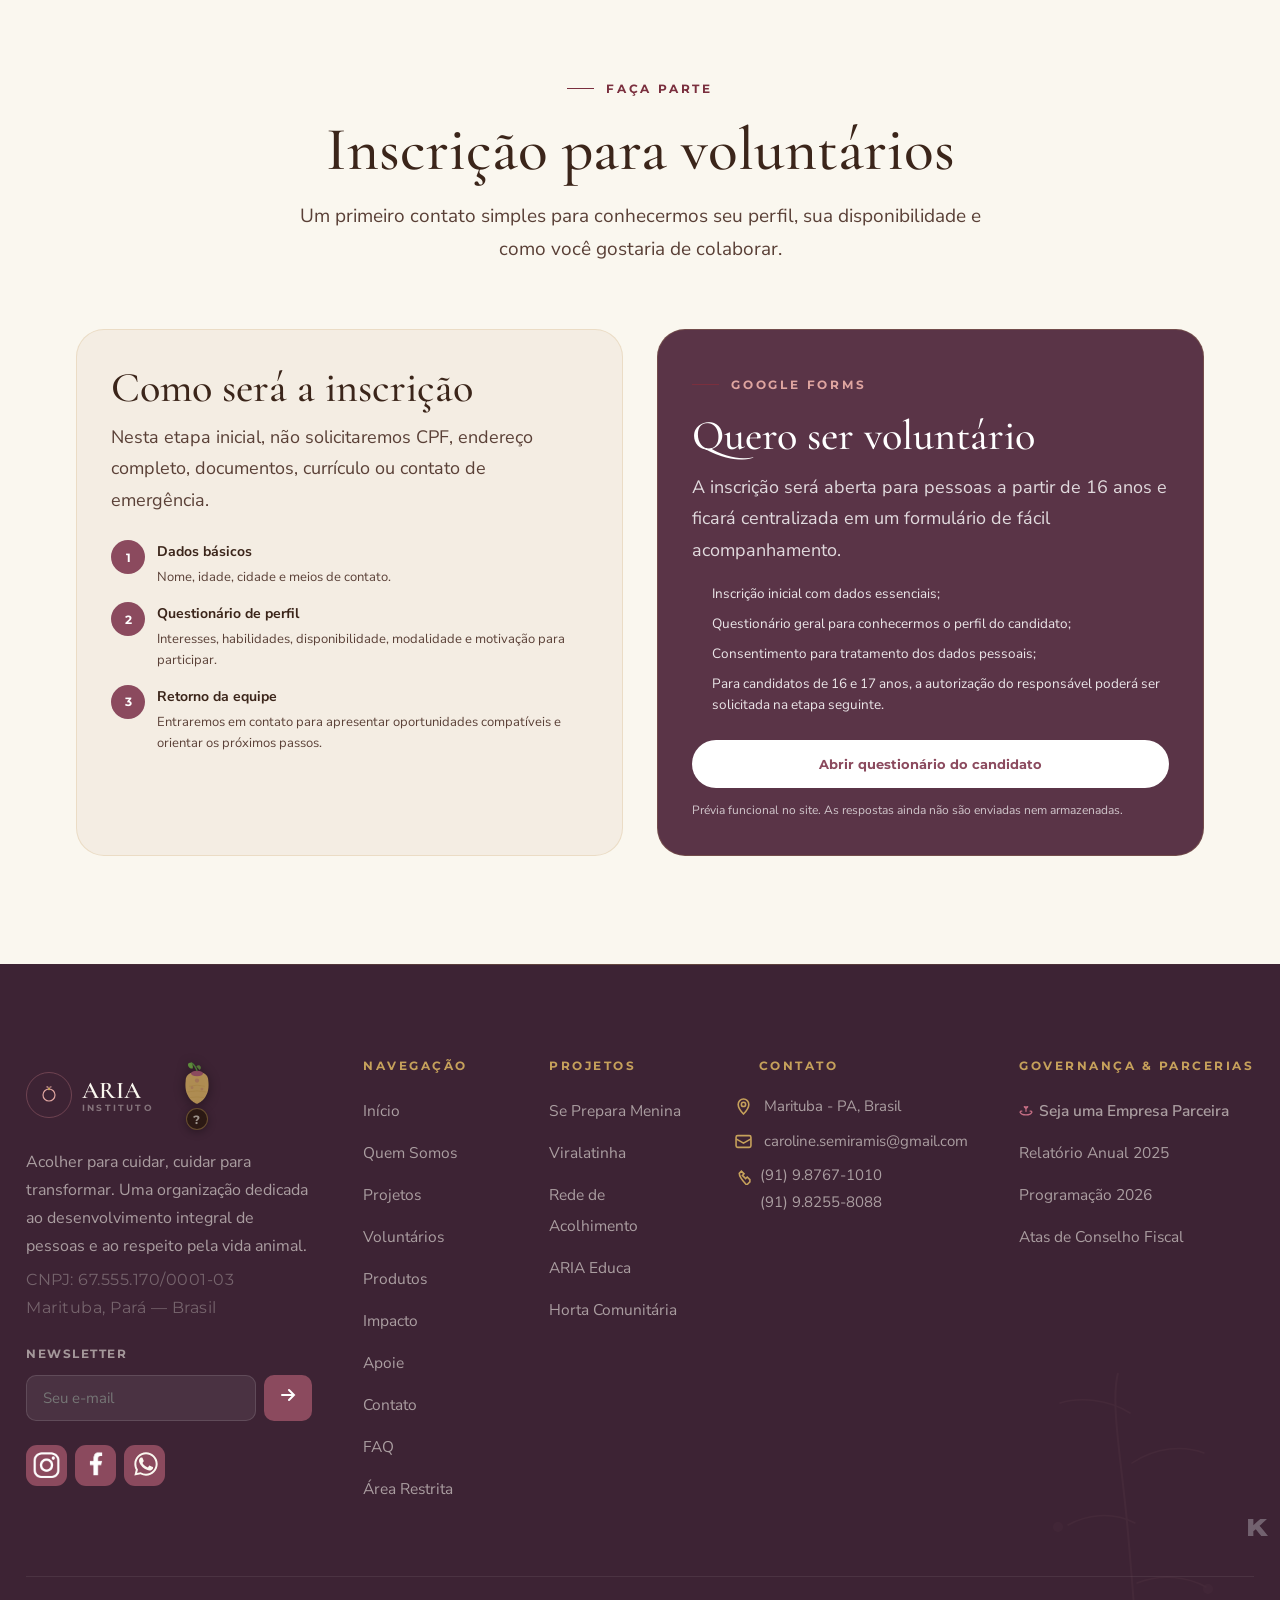
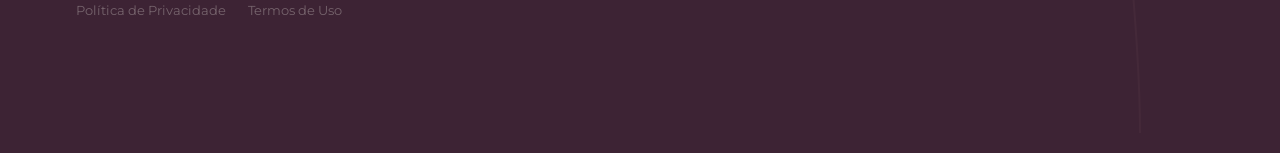
<file: projetos.html>
<!DOCTYPE html><html lang="pt-BR"><head><meta charset="UTF-8"><meta name="build-version" content="202607271522"><meta name="viewport" content="width=device-width, initial-scale=1.0"><meta name="description" content="Instituto ARIA — Acolher para cuidar, cuidar para transformar. ONG em Marituba, Pará, dedicada ao desenvolvimento integral de mulheres, famílias e proteção animal."><title>Projetos — Instituto ARIA</title><link rel="preconnect" href="https://fonts.googleapis.com"><link rel="preconnect" href="https://fonts.gstatic.com" crossorigin><link rel="preload" href="https://fonts.googleapis.com/css2?family=Cormorant+Garamond:ital,wght@0,300;0,400;0,500;0,600;1,300;1,400;1,500&family=Libre+Baskerville:ital,wght@0,400;0,700;1,400&family=Nunito+Sans:opsz,wght@6..12,300;6..12,400;6..12,500;6..12,600;6..12,700&family=Montserrat:wght@400;500;600;700;800&display=swap" as="style" onload="this.onload=null;this.rel='stylesheet'"><noscript><link rel="stylesheet" href="https://fonts.googleapis.com/css2?family=Cormorant+Garamond:ital,wght@0,300;0,400;0,500;0,600;1,300;1,400;1,500&family=Libre+Baskerville:ital,wght@0,400;0,700;1,400&family=Nunito+Sans:opsz,wght@6..12,300;6..12,400;6..12,500;6..12,600;6..12,700&family=Montserrat:wght@400;500;600;700;800&display=swap"></noscript><link rel="stylesheet" href="css/main.css?v=202607271522"><style>.plant-zone{position:relative;overflow:visible}.sprite-defs{position:absolute;width:0;height:0;overflow:hidden}.plant-point{position:absolute;width:0;height:0;pointer-events:none;z-index:9999}.plant-point .plant-slot{position:absolute;left:0;bottom:0;width:46px;margin-left:-23px;pointer-events:auto;cursor:pointer}.plant-graphic{width:100%;height:auto;display:block;transform-origin:bottom center;transform:scale(1,0);opacity:0;transition:transform .9s cubic-bezier(.34, 1.56, .64, 1),opacity .5s ease-out;filter:drop-shadow(0 2px 3px rgba(59,37,26,.1))}.plant-graphic.born{opacity:1;transform:scale(var(--size-scale,1));animation:aria-plant-sway var(--sway-dur,4s) ease-in-out infinite;animation-delay:var(--sway-delay, 0s)}@keyframes aria-plant-sway{0%,100%{rotate:-2.2deg}50%{rotate:2.2deg}}.plant-graphic.clicked{animation:aria-plant-shake .5s ease!important}@keyframes aria-plant-shake{0%{rotate:-2deg}20%{rotate:10deg}40%{rotate:-8deg}60%{rotate:6deg}80%{rotate:-4deg}100%{rotate:-2deg}}@media (hover:hover) and (pointer:fine){.plant-point:not(.deco) .plant-slot:hover .plant-graphic.born{animation:aria-plant-shake .5s ease!important}}.plant-point .plant-slot{-webkit-tap-highlight-color:transparent}.plant-point.deco .plant-slot{pointer-events:none;cursor:default}.plant-point.ghost{z-index:1}.plant-point.ghost .plant-slot{opacity:.4}.plant-point.nav-deco .plant-slot{width:28px;margin-left:-14px}.plant-slot.wide{width:72px;margin-left:-36px}.plant-point.nav-deco .plant-slot.wide{width:42px;margin-left:-21px}.nav-zone{overflow:visible}</style><style>.vine-sign-card{fill:#FFF8EE;stroke:#C6A15B;stroke-width:2.5;transition:fill .3s ease,stroke .3s ease}.vine-sign-wrapper.dragging .vine-sign-card,.vine-sign-wrapper:hover .vine-sign-card{fill:#FFF2DD;stroke:#8B4A5E}.vine-sign-text-title{font-family:Montserrat,sans-serif,Arial;font-size:13px;font-weight:700;fill:#8B4A5E;letter-spacing:2px;text-transform:uppercase;text-anchor:middle}.vine-sign-text-main{font-family:Montserrat,sans-serif,Arial;font-size:20px;font-weight:800;fill:#4A7A35;text-anchor:middle}.vine-sign-text-sub{font-family:Montserrat,sans-serif,Arial;font-size:11px;font-weight:600;fill:#C6A15B;text-anchor:middle}#vine-cta-layer{position:fixed;inset:0;width:100vw;height:100vh;pointer-events:none;z-index:850;overflow:hidden;opacity:0;transition:opacity 1.4s ease}#vine-cta-layer.vine-born{opacity:1}#vine-cta-svg{width:100%;height:100%;overflow:visible;display:block}.vine-sign-wrapper{pointer-events:auto;cursor:grab}.vine-sign-wrapper.dragging{cursor:grabbing}#vine-sign-text-layer{transition:opacity .22s ease}#vine-sign-text-layer.vine-text-fading{opacity:0}@media (max-width:768px),(hover:none) and (pointer:coarse){#vine-cta-layer{display:none}}</style></head><body data-page="projetos">
<script>
  /* Carrega o sprite SVG do jardim de plantas (externo, cacheado entre páginas).
     A insercao no DOM roda em idle time (nao compete com o primeiro scroll/paint);
     plants.js so monta o jardim depois que essa promise resolver. */
  window.ARIA_spriteReady = fetch('assets/svg/plants-sprite.svg?v=202607271200')
    .then(function (r) { return r.text(); })
    .then(function (svg) {
      return new Promise(function (resolve) {
        function insert() {
          var frag = document.createRange().createContextualFragment(svg);
          document.body.insertBefore(frag, document.body.firstChild);
          resolve();
        }
        if ('requestIdleCallback' in window) {
          requestIdleCallback(insert, { timeout: 300 });
        } else {
          setTimeout(insert, 0);
        }
      });
    })
    .catch(function () {});
</script>


<!-- ╔══════════════════════════════════╗ --><!-- ║ BARRA DE ANÚNCIO ║ --><!-- ╚══════════════════════════════════╝ --><div id="announce-bar"><span>🌸 Temos vagas para voluntários em Marituba — <a href="apoie.html">Saiba como participar</a></span><button class="ann-close" onclick="this.parentElement.style.display='none'; updateNavTop();" aria-label="Fechar anúncio"><svg width="14" height="14" viewBox="0 0 14 14" fill="none" stroke="currentColor" stroke-width="2" stroke-linecap="round"><path d="M1 1l12 12M13 1L1 13"/></svg></button></div><!-- ╔══════════════════════════════════╗ --><!-- ║ NAV STICKY ║ --><!-- ╚══════════════════════════════════╝ --><nav id="sticky-nav" role="navigation" aria-label="Navegação principal" class="plant-zone nav-zone"><div class="nav-inner"><a href="index.html" class="nav-logo" aria-label="Página inicial Instituto ARIA"><div class="nav-logo-icon"><svg width="22" height="22" viewBox="0 0 22 22" fill="none"><circle cx="11" cy="11" r="6" stroke="#B8737D" stroke-width="1.2"/><path d="M11 5 C11 2 9 1 8 3 C10 4 10.5 5.5 11 5Z" fill="#DFA5A0" fill-opacity=".6"/><path d="M11 5 C11 2 13 1 14 3 C12 4 11.5 5.5 11 5Z" fill="#DFA5A0" fill-opacity=".5"/><circle cx="11" cy="5" r="1.2" fill="#C6A15B"/></svg></div><div class="nav-logo-text">ARIA<small>Instituto</small></div></a><div class="nav-links" id="nav-links"><a href="index.html" class="nav-link" role="button" tabindex="0">Início</a><a href="quem-somos.html" class="nav-link" role="button" tabindex="0">Quem Somos</a><a href="projetos.html" class="nav-link" role="button" tabindex="0">Projetos</a><a href="voluntarios.html" id="nav-voluntarios" class="nav-link" role="button" tabindex="0">Volunt&aacute;rios</a><a href="produtos.html" class="nav-link" role="button" tabindex="0">Produtos</a><a href="impacto.html" class="nav-link" role="button" tabindex="0">Impacto</a><a href="contato.html" class="nav-link" role="button" tabindex="0">Contato</a><a href="apoie.html" class="nav-cta" id="nav-apoie-cta">Apoie o ARIA</a></div><button class="hamburger" onclick="openMobile()" aria-label="Abrir menu" aria-expanded="false"><svg width="22" height="16" viewBox="0 0 22 16" fill="none" stroke="#3B251A" stroke-width="1.8" stroke-linecap="round"><path d="M0 1h22M0 8h16M0 15h22"/></svg></button></div></nav><!-- ╔══════════════════════════════════╗ --><!-- ║ MOBILE OVERLAY ║ --><!-- ╚══════════════════════════════════╝ --><div id="mobile-overlay" role="dialog" aria-modal="true" aria-label="Menu de navegação"><button class="overlay-close" onclick="closeMobile()" aria-label="Fechar menu"><svg width="18" height="18" viewBox="0 0 18 18" fill="none" stroke="white" stroke-width="2" stroke-linecap="round"><path d="M1 1l16 16M17 1L1 17"/></svg></button><nav class="overlay-nav" aria-label="Navegação mobile"><a href="index.html" role="button" tabindex="0">Início</a><a href="quem-somos.html" role="button" tabindex="0">Quem Somos</a><a href="projetos.html" role="button" tabindex="0">Projetos</a><a href="produtos.html" role="button" tabindex="0">Produtos</a><a href="voluntarios.html" role="button" tabindex="0">Volunt&aacute;rios</a><a href="impacto.html" role="button" tabindex="0">Impacto</a><a href="contato.html" role="button" tabindex="0">Contato</a></nav><a href="apoie.html" class="btn-gold overlay-cta" style="font-size:17px;padding:16px 40px;">Apoie o ARIA ✦</a><p class="overlay-contact" style="margin-top:30px;"><a href="https://wa.me/5591987671010" target="_blank" rel="noopener">WhatsApp: (91) 9.8767-1010</a></p><!-- Botanical decoration — apenas no rodapé do menu --><div id="sway-slow-zone-1" style="position:absolute;bottom:0;left:0;right:0;height:200px;pointer-events:none;overflow:visible;" class="plant-zone sway-slow-zone" data-plant-sym="plant-slow-1"></div></div><!-- ╔══════════════════════════════════╗ --><!-- ║ PÁGINA: HOME ║ --><!-- ╚══════════════════════════════════╝ --><div id="page-projetos" class="page active"><div class="page-spacer"></div><section class="page-hero plant-zone"><div class="page-hero-bg-orb" aria-hidden="true"></div><div class="container"><div class="eyebrow">O que fazemos</div><h1>Nossos projetos</h1><p>Cada iniciativa nasce de uma escuta <em>atenta e comprometida</em> com a realidade da comunidade.</p></div></section><section class="section plant-zone" style="background:var(--aria-ivory);" aria-labelledby="proj-main-h"><div class="container"><h2 id="proj-main-h" class="fade-up" style="text-align:center;margin-bottom:16px;">Projetos em andamento</h2><div class="section-header fade-up" style="margin-bottom:52px;"><p>Quatro projetos em andamento, um único propósito: cuidar de quem mais precisa.</p></div><!-- Se Prepara Menina --><div class="grid-2" style="margin-bottom:64px;padding-bottom:64px;border-bottom:1px solid var(--aria-border-gold);"><div class="proj-img-contain-wrap fade-up" aria-label="Imagem do Projeto Se Prepara Menina"><picture><source srcset="assets/img/projetos/se-prepara-menina-capa-640.avif 640w, assets/img/projetos/se-prepara-menina-capa.avif 1000w" sizes="(max-width: 640px) 100vw, 600px" type="image/avif"><source srcset="assets/img/projetos/se-prepara-menina-capa-640.webp 640w, assets/img/projetos/se-prepara-menina-capa.webp 1000w" sizes="(max-width: 640px) 100vw, 600px" type="image/webp"><img src="assets/img/projetos/se-prepara-menina-capa.webp" width="1000" height="1000" srcset="assets/img/projetos/se-prepara-menina-capa-640.webp 640w, assets/img/projetos/se-prepara-menina-capa.webp 1000w" sizes="(max-width: 640px) 100vw, 600px" alt="Projeto Se Prepara Menina — Instituto ARIA" loading="lazy"/></picture></div><div class="fade-up delay-1"><div class="project-status" style="margin-bottom:16px;"><span class="status-dot"></span>Em andamento</div><h2 class="proj-title-nowrap" style="margin-bottom:14px;">Projeto Se Prepara Menina</h2><p style="color:var(--aria-muted);line-height:1.82;margin-bottom:14px;">
 O Projeto Se Prepara Menina oferece oficinas de artesanato, culinária, empreendedorismo e capacitação digital, realizadas uma vez por semana, para mulheres em situação de vulnerabilidade econômica e social. Atualmente, 10 mulheres são atendidas. Mais do que renda, o projeto cria laços, reconstrói autoestima e abre portas profissionais.
 </p><p style="color:var(--aria-muted);line-height:1.82;margin-bottom:22px;">
 As participantes aprendem técnicas de produção artesanal, gestão básica de pequenos negócios e comercialização de seus produtos. Muitas já possuem negócios próprios consolidados.
 </p><div style="display:flex;gap:10px;flex-wrap:wrap;margin-bottom:22px;"><span class="chip">Artesanato</span><span class="chip chip-sage">Empreendedorismo</span><span class="chip chip-gold">Renda extra</span></div><div style="display:grid;grid-template-columns:1fr 1fr;gap:12px;margin-bottom:24px;"><div class="aria-card" style="padding:16px;"><div style="font-family:'Cormorant Garamond',serif;font-size:32px;color:var(--aria-wine);font-weight:500;">10</div><div style="font-size:12px;color:var(--aria-muted);">Mulheres atendidas</div></div><div class="aria-card" style="padding:16px;"><div style="font-family:'Cormorant Garamond',serif;font-size:32px;color:var(--aria-wine);font-weight:500;">1x</div><div style="font-size:12px;color:var(--aria-muted);">Por semana</div></div></div><a href="apoie.html" class="btn-primary">Apoie este projeto</a></div></div><!-- Viralatinha --><div class="grid-2" style="margin-bottom:64px;padding-bottom:64px;border-bottom:1px solid var(--aria-border-gold);"><div class="fade-up delay-1" style="order:2;"><div class="project-status" style="margin-bottom:16px;"><span class="status-dot"></span>Em andamento</div><h2 style="margin-bottom:14px;">Projeto Viralatinha</h2><p style="color:var(--aria-muted);line-height:1.82;margin-bottom:14px;">
 O Viralatinha é nossa resposta à situação de abandono animal na Região Metropolitana de Belém. Já alcançamos <strong>180+ animais</strong>, realizamos <strong>50+ castrações</strong> e, com isso, contribuímos para que mais de <strong>5 milhões de animais</strong> deixassem de nascer nas ruas.
 </p><p style="color:var(--aria-muted);line-height:1.82;margin-bottom:22px;">
 Acreditamos que o cuidado com os animais reflete diretamente na qualidade de vida das comunidades. Cada resgate, cada castração e cada adoção responsável é um passo rumo a cidades mais humanas e solidárias.
 </p><div style="display:flex;gap:10px;flex-wrap:wrap;margin-bottom:22px;"><span class="chip">Resgate</span><span class="chip chip-sage">Castração</span><span class="chip chip-gold">Adoção responsável</span></div><div style="display:grid;grid-template-columns:1fr 1fr 1fr;gap:12px;margin-bottom:24px;"><div class="aria-card" style="padding:16px;"><div style="font-family:'Cormorant Garamond',serif;font-size:28px;color:var(--aria-wine);font-weight:500;">180+</div><div style="font-size:12px;color:var(--aria-muted);">Animais alcançados</div></div><div class="aria-card" style="padding:16px;"><div style="font-family:'Cormorant Garamond',serif;font-size:28px;color:var(--aria-wine);font-weight:500;">50+</div><div style="font-size:12px;color:var(--aria-muted);">Animais castrados</div></div><div class="aria-card" style="padding:16px;"><div style="font-family:'Cormorant Garamond',serif;font-size:28px;color:var(--aria-wine);font-weight:500;">5M+</div><div style="font-size:12px;color:var(--aria-muted);">Deixaram de nascer nas ruas</div></div></div><a href="apoie.html" class="btn-primary">Apoie este projeto</a></div><div class="proj-img-contain-wrap" aria-label="Imagem do Projeto Viralatinha"><picture><source srcset="assets/img/projetos/viralatinha-capa-640.avif 640w, assets/img/projetos/viralatinha-capa.avif 1000w" sizes="(max-width: 640px) 100vw, 600px" type="image/avif"><source srcset="assets/img/projetos/viralatinha-capa-640.webp 640w, assets/img/projetos/viralatinha-capa.webp 1000w" sizes="(max-width: 640px) 100vw, 600px" type="image/webp"><img src="assets/img/projetos/viralatinha-capa.webp" width="1000" height="1000" srcset="assets/img/projetos/viralatinha-capa-640.webp 640w, assets/img/projetos/viralatinha-capa.webp 1000w" sizes="(max-width: 640px) 100vw, 600px" alt="Projeto Viralatinha — Instituto ARIA" loading="lazy"/></picture></div></div><!-- Rede de Acolhimento --><div class="grid-2" style="margin-bottom:64px;padding-bottom:64px;border-bottom:1px solid var(--aria-border-gold);"><div class="proj-img-contain-wrap" aria-label="Imagem da Rede de Acolhimento"><picture><source srcset="assets/img/projetos/mulheres-juntas-640.avif 640w, assets/img/projetos/mulheres-juntas.avif 1000w" sizes="(max-width: 640px) 100vw, 600px" type="image/avif"><source srcset="assets/img/projetos/mulheres-juntas-640.webp 640w, assets/img/projetos/mulheres-juntas.webp 1000w" sizes="(max-width: 640px) 100vw, 600px" type="image/webp"><img src="assets/img/projetos/mulheres-juntas.webp" width="1000" height="562" srcset="assets/img/projetos/mulheres-juntas-640.webp 640w, assets/img/projetos/mulheres-juntas.webp 1000w" sizes="(max-width: 640px) 100vw, 600px" alt="Rede de Acolhimento — Instituto ARIA" loading="lazy"/></picture></div><div class="fade-up delay-1"><div class="project-status" style="margin-bottom:16px;"><span class="status-dot"></span>Em andamento</div><h2 style="margin-bottom:14px;">Rede de Acolhimento</h2><p style="color:var(--aria-muted);line-height:1.82;margin-bottom:22px;">
 Apoio psicossocial, orientação jurídica e encaminhamentos para mulheres em situação de violência doméstica ou extrema vulnerabilidade. A Rede articula parceiros institucionais para garantir um cuidado integral.
 </p><div style="display:flex;gap:10px;flex-wrap:wrap;margin-bottom:22px;"><span class="chip">Apoio psicossocial</span><span class="chip chip-sage">Orientação jurídica</span></div><a href="apoie.html" class="btn-primary">Apoie este projeto</a></div></div><!-- Programa ARIA — Mulheres que Lideram --><div class="grid-2" style="margin-bottom:64px;padding-bottom:64px;border-bottom:1px solid var(--aria-border-gold);"><div class="fade-up delay-1" style="order:2;"><div class="project-status" style="margin-bottom:16px;background:rgba(139,74,94,.12);"><span class="status-dot"></span>Inscrições abertas</div><h2 style="margin-bottom:14px;">Programa ARIA — Mulheres que Lideram</h2><p style="color:var(--aria-muted);line-height:1.82;margin-bottom:14px;">
 O Programa ARIA — Mulheres que Lideram é uma formação prática para mulheres que desejam desenvolver habilidades, adquirir experiência profissional e gerar impacto positivo na sociedade. Ao longo de seis meses, as participantes recebem capacitação, mentoria e acompanhamento enquanto atuam em projetos reais do terceiro setor.
 </p><p style="color:var(--aria-muted);line-height:1.82;margin-bottom:22px;">
 Com modelo híbrido, o programa combina atividades em home office, um encontro presencial mensal e encontros temáticos de liderança feminina. Ao final da jornada, as participantes recebem certificado e constroem experiências para seu portfólio profissional.
 </p><div style="display:flex;gap:10px;flex-wrap:wrap;margin-bottom:22px;"><span class="chip">Formação prática</span><span class="chip chip-sage">Mentoria</span><span class="chip chip-gold">Projetos reais</span></div><div style="display:grid;grid-template-columns:repeat(auto-fit,minmax(120px,1fr));gap:12px;margin-bottom:24px;"><div class="aria-card" style="padding:16px;"><div style="font-family:'Cormorant Garamond',serif;font-size:32px;color:var(--aria-wine);font-weight:500;">6</div><div style="font-size:12px;color:var(--aria-muted);">Meses de duração</div></div><div class="aria-card" style="padding:16px;"><div style="font-family:'Cormorant Garamond',serif;font-size:32px;color:var(--aria-wine);font-weight:500;">3</div><div style="font-size:12px;color:var(--aria-muted);">Trilhas de atuação</div></div><div class="aria-card" style="padding:16px;"><div style="font-family:'Cormorant Garamond',serif;font-size:32px;color:var(--aria-wine);font-weight:500;">1x</div><div style="font-size:12px;color:var(--aria-muted);">Encontro presencial/mês</div></div></div><div style="display:flex;gap:12px;flex-wrap:wrap;"><a class="btn-primary" href="https://bit.ly/aria-mulheres-que-lideram" target="_blank" rel="noopener">Inscreva-se no programa</a><button class="btn-secondary" type="button" onclick="document.getElementById('program-mulheres-detalhes').scrollIntoView({behavior:'smooth'})">Conheça as trilhas</button></div></div><div class="proj-img-contain-wrap fade-up" aria-label="Imagem do Programa ARIA Mulheres que Lideram"><picture><source srcset="assets/img/projetos/mulheres-que-lideram-640.avif 640w, assets/img/projetos/mulheres-que-lideram.avif 1000w" sizes="(max-width: 640px) 100vw, 600px" type="image/avif"><source srcset="assets/img/projetos/mulheres-que-lideram-640.webp 640w, assets/img/projetos/mulheres-que-lideram.webp 1000w" sizes="(max-width: 640px) 100vw, 600px" type="image/webp"><img src="assets/img/projetos/mulheres-que-lideram.webp" width="1000" height="562" srcset="assets/img/projetos/mulheres-que-lideram-640.webp 640w, assets/img/projetos/mulheres-que-lideram.webp 1000w" sizes="(max-width: 640px) 100vw, 600px"
 alt="Mulheres diversas em diálogo e posição de liderança — Programa ARIA Mulheres que Lideram"
 loading="lazy"/></picture></div></div><section id="program-mulheres-detalhes" class="program-details fade-up" aria-labelledby="program-mulheres-detalhes-h"><div class="program-details-header"><div class="eyebrow">Formação, experiência e liderança</div><h3 id="program-mulheres-detalhes-h">Uma jornada para transformar o terceiro setor</h3><p>Capacitação, prática supervisionada e desenvolvimento profissional para mulheres da Região Metropolitana de Belém, Pará.</p></div><div class="program-info-grid"><div class="program-info-panel"><h4>Quem pode se inscrever?</h4><ul class="program-check-list"><li>Estudantes universitárias;</li><li>Mulheres recém-formadas;</li><li>Mulheres em transição de carreira;</li><li>Mulheres que desejam adquirir experiência profissional e fazer a diferença.</li></ul></div><div class="program-info-panel"><h4>O que você vai encontrar</h4><ul class="program-check-list"><li>Formação e capacitação;</li><li>Mentoria com profissionais experientes;</li><li>Atuação em projetos reais;</li><li>Desenvolvimento de competências;</li><li>Certificado e portfólio profissional;</li><li>Rede de contatos e oportunidades.</li></ul></div></div><h3 class="program-section-title">Trilhas de atuação</h3><div class="program-track-grid"><article class="program-track-card"><header><span>Trilha 1</span><h4>Comunicação e Marketing Social</h4></header><div class="program-track-content"><strong>Áreas de atuação</strong><ul><li>Redes sociais e produção de conteúdo;</li><li>Design e identidade visual;</li><li>Campanhas e divulgação;</li><li>Site institucional;</li><li>Comunicação de eventos e ações do Instituto.</li></ul><div class="program-course-note">
 Indicada para Marketing, Publicidade e Propaganda, Jornalismo, Design Gráfico, Comunicação Social, Produção Multimídia e áreas correlatas.
 </div></div></article><article class="program-track-card"><header><span>Trilha 2</span><h4>Gestão de Projetos e Captação</h4></header><div class="program-track-content"><strong>Áreas de atuação</strong><ul><li>Pesquisa de editais públicos e privados;</li><li>Elaboração e inscrição de projetos;</li><li>Levantamento de oportunidades de financiamento;</li><li>Organização de documentos e cronogramas;</li><li>Elaboração de relatórios técnicos.</li></ul><div class="program-course-note">
 Indicada para Administração, Administração Pública, Gestão Pública, Direito, Economia, Relações Internacionais, Serviço Social e áreas correlatas.
 </div></div></article><article class="program-track-card"><header><span>Trilha 3</span><h4>Gestão Financeira e Prestação de Contas</h4></header><div class="program-track-content"><strong>Áreas de atuação</strong><ul><li>Atualização de planilhas financeiras;</li><li>Organização de documentos e comprovantes;</li><li>Prestação de contas de projetos;</li><li>Elaboração de relatórios e indicadores;</li><li>Apresentações para reuniões.</li></ul><div class="program-course-note">
 Indicada para Ciências Contábeis, Administração, Economia, Gestão Financeira, Engenharia de Produção e áreas correlatas.
 </div></div></article></div><h3 class="program-section-title">Sua jornada de aprendizado</h3><div class="program-journey-grid"><article class="program-journey-step"><span>2 semanas</span><h4>Integração</h4><p>Apresentação institucional, governança, ética, ferramentas digitais, LGPD e comunicação.</p></article><article class="program-journey-step"><span>1 mês</span><h4>Formação</h4><p>Capacitações técnicas e desenvolvimento de habilidades essenciais.</p></article><article class="program-journey-step"><span>4 meses</span><h4>Atuação prática</h4><p>Projetos reais com supervisão, entregas, relatórios e construção de portfólio.</p></article><article class="program-journey-step"><span>Etapa final</span><h4>Encerramento e certificação</h4><p>Apresentação dos projetos, avaliação, certificação e entrada no Banco de Talentos.</p></article></div><div class="program-format-card"><div><h4>Como é o programa?</h4><p>Uma experiência híbrida com acompanhamento durante toda a jornada e encontros que conectam formação profissional, liderança feminina e impacto social.</p></div><div class="program-format-points"><div class="program-format-point"><strong>Duração:</strong> 6 meses.</div><div class="program-format-point"><strong>Modelo híbrido:</strong> atividades em home office e 1 encontro presencial mensal.</div><div class="program-format-point"><strong>Acompanhamento:</strong> orientação e supervisão durante todo o programa.</div><div class="program-format-point"><strong>Conclusão:</strong> certificado e carta de recomendação para participantes de destaque.</div><div class="program-format-point"><strong>Liderança feminina:</strong> encontros mensais sobre carreira, comunicação, gestão do tempo, currículo e empreendedorismo.</div></div></div><div class="program-detail-actions"><a class="btn-primary" href="https://bit.ly/aria-mulheres-que-lideram" target="_blank" rel="noopener">Inscreva-se agora</a></div></section><!-- Projetos emergentes --><div class="section-header fade-up section-iniciativas" style="margin-bottom:36px;"><h2 class="iniciativas-nowrap">Iniciativas em desenvolvimento</h2><p>Projetos que estamos construindo com base na escuta da comunidade.</p></div><div class="grid-3 responsive-grid-3" style="gap:24px;"><!-- Guardiões do Futuro --><div class="aria-card fade-up delay-1" style="padding:0;overflow:hidden;"><div class="emerging-img-wrap"><picture><source srcset="assets/img/projetos/jovem-botanico-640.avif 640w, assets/img/projetos/jovem-botanico.avif 1000w" sizes="(max-width: 640px) 100vw, 600px" type="image/avif"><source srcset="assets/img/projetos/jovem-botanico-640.webp 640w, assets/img/projetos/jovem-botanico.webp 1000w" sizes="(max-width: 640px) 100vw, 600px" type="image/webp"><img src="assets/img/projetos/jovem-botanico.webp" width="1000" height="969" srcset="assets/img/projetos/jovem-botanico-640.webp 640w, assets/img/projetos/jovem-botanico.webp 1000w" sizes="(max-width: 640px) 100vw, 600px" alt="Guardiões do Futuro — Instituto ARIA" loading="lazy"/></picture></div><div style="padding:20px;"><div class="project-status" style="margin-bottom:12px;background:rgba(198,161,91,.15);color:var(--aria-gold-text);border-color:rgba(122,85,20,.25);"><span class="status-dot" style="background:var(--aria-gold-text);"></span>Em desenvolvimento</div><h3 style="font-size:22px;margin-bottom:10px;">Guardiões do Futuro</h3><p style="color:var(--aria-muted);font-size:14px;line-height:1.75;">Parceria com o Colégio Pitágoras para transformar alunos em agentes de transformação socioambiental — juventude que cuida do mundo.</p></div></div><!-- O Universo ARIA --><div class="aria-card fade-up delay-2" style="padding:0;overflow:hidden;"><div class="emerging-img-wrap"><picture><source srcset="assets/img/projetos/universo-capa-640.avif 640w, assets/img/projetos/universo-capa.avif 1000w" sizes="(max-width: 640px) 100vw, 600px" type="image/avif"><source srcset="assets/img/projetos/universo-capa-640.webp 640w, assets/img/projetos/universo-capa.webp 1000w" sizes="(max-width: 640px) 100vw, 600px" type="image/webp"><img src="assets/img/projetos/universo-capa.webp" width="1000" height="562" srcset="assets/img/projetos/universo-capa-640.webp 640w, assets/img/projetos/universo-capa.webp 1000w" sizes="(max-width: 640px) 100vw, 600px" alt="O Universo ARIA — canal digital do Instituto ARIA" loading="lazy"/></picture></div><div style="padding:20px;"><div class="project-status" style="margin-bottom:12px;background:rgba(198,161,91,.15);color:var(--aria-gold-text);border-color:rgba(122,85,20,.25);"><span class="status-dot" style="background:var(--aria-gold-text);"></span>Em breve</div><h3 style="font-size:22px;margin-bottom:10px;">O Universo ARIA</h3><p style="color:var(--aria-muted);font-size:14px;line-height:1.75;">Canal no YouTube com conteúdo digital e acessível sobre empoderamento feminino, bem-estar animal e transformação social.</p></div></div><!-- Horta Comunitária --><div class="aria-card fade-up delay-3" style="padding:0;overflow:hidden;"><div class="emerging-img-wrap"><picture><source srcset="assets/img/projetos/mulher-horta-botanica-640.avif 640w, assets/img/projetos/mulher-horta-botanica.avif 1000w" sizes="(max-width: 640px) 100vw, 600px" type="image/avif"><source srcset="assets/img/projetos/mulher-horta-botanica-640.webp 640w, assets/img/projetos/mulher-horta-botanica.webp 1000w" sizes="(max-width: 640px) 100vw, 600px" type="image/webp"><img src="assets/img/projetos/mulher-horta-botanica.webp" width="1000" height="1000" srcset="assets/img/projetos/mulher-horta-botanica-640.webp 640w, assets/img/projetos/mulher-horta-botanica.webp 1000w" sizes="(max-width: 640px) 100vw, 600px" alt="Horta Comunitária — Instituto ARIA" loading="lazy"/></picture></div><div style="padding:20px;"><div class="project-status" style="margin-bottom:12px;background:rgba(198,161,91,.15);color:var(--aria-gold-text);border-color:rgba(122,85,20,.25);"><span class="status-dot" style="background:var(--aria-gold-text);"></span>Em planejamento</div><h3 style="font-size:22px;margin-bottom:10px;">Horta Comunitária</h3><p style="color:var(--aria-muted);font-size:14px;line-height:1.75;">Horta urbana gerida pelas participantes do Se Prepara Menina, gerando alimentos e renda complementar para as famílias atendidas.</p></div></div></div></div></section><!-- CALENDÁRIO DE PROJETOS --><section class="section plant-zone" style="background:var(--aria-bg);" aria-labelledby="project-calendar-h"><div class="container"><div class="section-header fade-up"><div class="eyebrow">Agenda e trajetória</div><h2 id="project-calendar-h">Calendário de projetos</h2><p>Acompanhe os projetos contínuos e, quando confirmadas, as datas de ações, encontros e eventos.</p></div><div class="project-planning-shell fade-up"><div class="project-view-switch" role="tablist" aria-label="Visualização do calendário de projetos"><button class="project-view-button" type="button" role="tab" id="project-timeline-tab"
 aria-selected="true" aria-controls="project-timeline-panel"
 onclick="setProjectCalendarView('timeline')">Linha do tempo</button><button class="project-view-button" type="button" role="tab" id="project-month-tab"
 aria-selected="false" aria-controls="project-month-panel"
 onclick="setProjectCalendarView('month')">Calendário mensal</button></div><div id="project-timeline-panel" class="project-view-panel" role="tabpanel" aria-labelledby="project-timeline-tab"><div class="project-timeline-groups"><div class="project-timeline-group"><div class="project-timeline-heading"><h3>Em andamento</h3><span class="project-timeline-count">4 iniciativas atuais</span></div><div class="project-timeline-items"><article class="project-timeline-card"><h4>Se Prepara Menina</h4><p>Formação, empreendedorismo e geração de renda para mulheres.</p><span class="project-timeline-meta">Contínuo · 1 encontro por semana</span></article><article class="project-timeline-card"><h4>Viralatinha</h4><p>Resgate, castração e adoção responsável na Região Metropolitana de Belém.</p><span class="project-timeline-meta">Contínuo · ações conforme demanda</span></article><article class="project-timeline-card"><h4>Rede de Acolhimento</h4><p>Apoio psicossocial, orientação e encaminhamento para mulheres.</p><span class="project-timeline-meta">Contínuo · atendimento permanente</span></article><article class="project-timeline-card"><h4>Mulheres que Lideram</h4><p>Formação prática, mentoria e atuação em projetos reais do terceiro setor.</p><span class="project-timeline-meta">Turma de 6 meses · inscrições abertas · início a confirmar</span></article></div></div><div class="project-timeline-group"><div class="project-timeline-heading"><h3>Futuros</h3><span class="project-timeline-count">3 iniciativas</span></div><div class="project-timeline-items"><article class="project-timeline-card is-future"><h4>Guardiões do Futuro</h4><p>Formação de jovens como agentes de transformação socioambiental.</p><span class="project-timeline-meta">Em desenvolvimento · início a confirmar</span></article><article class="project-timeline-card is-future"><h4>O Universo ARIA</h4><p>Canal de conteúdo sobre empoderamento, bem-estar animal e impacto social.</p><span class="project-timeline-meta">Em breve · início a confirmar</span></article><article class="project-timeline-card is-future"><h4>Horta Comunitária</h4><p>Horta urbana para produção de alimentos e geração de renda complementar.</p><span class="project-timeline-meta">Em planejamento · início a confirmar</span></article></div></div><div class="project-timeline-group"><div class="project-timeline-heading"><h3>Passados</h3><span class="project-timeline-count">Histórico</span></div><div class="project-empty-state">
 Ainda não há projetos encerrados cadastrados. Este espaço receberá o histórico, os períodos de realização e os principais resultados.
 </div></div></div></div><div id="project-month-panel" class="project-view-panel" role="tabpanel" aria-labelledby="project-month-tab" hidden><div class="project-month-toolbar"><h3 id="project-month-label"></h3><div class="project-month-nav" aria-label="Navegar entre os meses"><button type="button" onclick="changeProjectMonth(-1)" aria-label="Mês anterior">‹</button><button type="button" onclick="changeProjectMonth(1)" aria-label="Próximo mês">›</button></div></div><div class="continuous-projects"><strong>Projetos contínuos ativos neste mês</strong><span class="continuous-project-pill">Se Prepara Menina</span><span class="continuous-project-pill">Viralatinha</span><span class="continuous-project-pill">Rede de Acolhimento</span></div><div class="project-calendar-weekdays" aria-hidden="true"><span>D</span><span>S</span><span>T</span><span>Q</span><span>Q</span><span>S</span><span>S</span></div><div id="project-calendar-grid" class="project-calendar-grid" aria-label="Dias e ações do mês"></div><p id="project-calendar-note" class="project-calendar-note" aria-live="polite"></p></div></div></div></section><!-- INSCRIÇÃO DE VOLUNTÁRIOS --><section class="section plant-zone" style="background:var(--aria-ivory);" aria-labelledby="project-volunteer-h"><div class="container"><div class="section-header fade-up"><div class="eyebrow">Faça parte</div><h2 id="project-volunteer-h">Inscrição para voluntários</h2><p>Um primeiro contato simples para conhecermos seu perfil, sua disponibilidade e como você gostaria de colaborar.</p></div><div class="volunteer-project-grid"><div class="volunteer-process-card fade-up"><h3 style="margin-bottom:10px;">Como será a inscrição</h3><p style="color:var(--aria-muted);line-height:1.75;margin:0;">
 Nesta etapa inicial, não solicitaremos CPF, endereço completo, documentos, currículo ou contato de emergência.
 </p><div class="volunteer-steps"><div class="volunteer-step"><span class="volunteer-step-number">1</span><div><strong>Dados básicos</strong><p>Nome, idade, cidade e meios de contato.</p></div></div><div class="volunteer-step"><span class="volunteer-step-number">2</span><div><strong>Questionário de perfil</strong><p>Interesses, habilidades, disponibilidade, modalidade e motivação para participar.</p></div></div><div class="volunteer-step"><span class="volunteer-step-number">3</span><div><strong>Retorno da equipe</strong><p>Entraremos em contato para apresentar oportunidades compatíveis e orientar os próximos passos.</p></div></div></div></div><div class="volunteer-form-card fade-up delay-1"><div class="eyebrow" style="color:var(--aria-blush);">Google Forms</div><h3>Quero ser voluntário</h3><p>A inscrição será aberta para pessoas a partir de 16 anos e ficará centralizada em um formulário de fácil acompanhamento.</p><ul><li>Inscrição inicial com dados essenciais;</li><li>Questionário geral para conhecermos o perfil do candidato;</li><li>Consentimento para tratamento dos dados pessoais;</li><li>Para candidatos de 16 e 17 anos, a autorização do responsável poderá ser solicitada na etapa seguinte.</li></ul><button class="volunteer-form-open" type="button" onclick="showPage('inscricao')" aria-describedby="volunteer-form-status">
 Abrir questionário do candidato
 </button><p id="volunteer-form-status" class="volunteer-form-status">
 Prévia funcional no site. As respostas ainda não são enviadas nem armazenadas.
 </p></div></div></div></section></div><!-- /page-projetos --><!-- ============================================================ --><!-- PAGE: VOLUNTARIOS --><!-- ============================================================ --><footer role="contentinfo" class="plant-zone footer-zone"><!-- Botanical bg decoration --><div class="footer-bg-botanical" aria-hidden="true"><svg width="320" height="380" viewBox="0 0 320 380" fill="none"><path d="M160 370 C160 310 154 240 148 170 C142 100 130 40 138 10" stroke="#DFA5A0" stroke-width="2"/><path d="M150 50 C128 36 100 34 80 40" stroke="#DFA5A0" stroke-width="1.5" stroke-linecap="round"/><path d="M152 100 C176 84 204 82 224 90" stroke="#DFA5A0" stroke-width="1.5" stroke-linecap="round"/><path d="M155 160 C131 148 106 152 88 162" stroke="#DFA5A0" stroke-width="1.5" stroke-linecap="round"/><path d="M157 220 C182 210 208 214 226 224" stroke="#DFA5A0" stroke-width="1.5" stroke-linecap="round"/><circle cx="78" cy="164" r="5" fill="#DFA5A0" fill-opacity=".6"/><circle cx="228" cy="226" r="5" fill="#DFA5A0" fill-opacity=".6"/></svg></div><div class="container-wide" style="position:relative;z-index:2;"><div class="footer-grid"><!-- Marca --><div class="footer-brand"><div class="footer-wm"><div class="footer-wm-icon"><svg width="22" height="22" viewBox="0 0 22 22" fill="none"><circle cx="11" cy="11" r="6" stroke="#DFA5A0" stroke-width="1.2"/><path d="M11 5 C11 2 9 1 8 3 C10 4 10.5 5.5 11 5Z" fill="#DFA5A0" fill-opacity=".7"/><path d="M11 5 C11 2 13 1 14 3 C12 4 11.5 5.5 11 5Z" fill="#DFA5A0" fill-opacity=".6"/><circle cx="11" cy="5" r="1.2" fill="#C6A15B"/></svg></div><div class="footer-wm-text">ARIA<small>Instituto</small></div><div id="seed-bag-container"><div id="seed-bag-btn" role="button" tabindex="0"
 aria-label="Clique duas vezes para pegar uma semente e plantá-la na página"><svg id="seed-bag-svg" viewBox="0 -4 48 62" xmlns="http://www.w3.org/2000/svg" aria-hidden="true"><path d="M8 26 C5 52 24 58 24 58 C24 58 43 52 40 26 C40 16 33 13 24 13 C15 13 8 16 8 26Z" fill="#C6A15B" opacity=".85"/><path d="M13 33 Q24 30 35 33" stroke="#9A7535" stroke-width=".8" fill="none" opacity=".5"/><path d="M11 41 Q24 38 37 41" stroke="#9A7535" stroke-width=".8" fill="none" opacity=".5"/><path d="M13 49 Q24 47 35 49" stroke="#9A7535" stroke-width=".8" fill="none" opacity=".5"/><circle cx="24" cy="25" r="3" fill="#8B4A5E" opacity=".35"/><circle cx="17" cy="35" r="2" fill="#8B4A5E" opacity=".28"/><circle cx="31" cy="37" r="2" fill="#8B4A5E" opacity=".28"/><ellipse cx="24" cy="15" rx="8.5" ry="4" fill="#8B4A5E"/><path d="M24 11 Q22 4 16 0" stroke="#4A7A35" stroke-width="1.7" fill="none" stroke-linecap="round"/><path d="M16 0 C8 -2 11 9 18 8 C19 4 16 0 16 0Z" fill="#5D8B3A"/><path d="M23 5 C27 1 32 6 28 10 C26 8 23 5 23 5Z" fill="#5D8B3A" opacity=".8"/></svg></div><button id="seed-help-btn" aria-label="Como usar o broto de semente">?</button><div id="seed-help-tooltip" role="tooltip" aria-hidden="true"><div class="tip-title">🌱 Plante uma semente</div><ol><li>Clique duas vezes no broto para pegar uma semente.</li><li>Arraste-a para qualquer local do site.</li><li>Clique duas vezes no local escolhido para plantar.</li></ol></div></div></div><p>Acolher para cuidar, cuidar para transformar. Uma organização dedicada ao desenvolvimento integral de pessoas e ao respeito pela vida animal.</p><p class="footer-cnpj">CNPJ: 67.555.170/0001-03<br>Marituba, Pará — Brasil</p><div class="footer-newsletter"><p>Newsletter</p><div class="footer-nl-form"><input type="email" placeholder="Seu e-mail" aria-label="E-mail para newsletter"><button aria-label="Assinar newsletter"><svg width="16" height="16" viewBox="0 0 16 16" fill="none" stroke="white" stroke-width="2" stroke-linecap="round"><path d="M2 8h12M9 3l5 5-5 5"/></svg></button></div></div><div class="footer-social" aria-label="Redes sociais" style="margin-top:24px;"><a class="social-btn" href="https://instagram.com/instituto.aria.ia" target="_blank" rel="noopener" aria-label="Instagram" style="background:var(--aria-wine);"><img src="assets/img/icones/instagram.webp" width="150" height="150" alt="" aria-hidden="true" class="social-icon-ig"/></a><a class="social-btn" href="https://facebook.com/instituto.aria.ia" target="_blank" rel="noopener" aria-label="Facebook" style="background:var(--aria-wine);"><img src="assets/img/icones/facebook.webp" width="150" height="150" alt="" aria-hidden="true" class="social-icon-fb"/></a><a class="social-btn" href="https://wa.me/5591987671010" target="_blank" rel="noopener" aria-label="WhatsApp" style="background:var(--aria-wine);"><svg xmlns="http://www.w3.org/2000/svg" viewBox="0 0 24 24" fill="white" aria-hidden="true" class="social-icon-wa"><path d="M17.472 14.382c-.297-.149-1.758-.867-2.03-.967-.273-.099-.471-.148-.67.15-.197.297-.767.966-.94 1.164-.173.199-.347.223-.644.075-.297-.15-1.255-.463-2.39-1.475-.883-.788-1.48-1.761-1.653-2.059-.173-.297-.018-.458.13-.606.134-.133.298-.347.446-.52.149-.174.198-.298.298-.497.099-.198.05-.371-.025-.52-.075-.149-.669-1.612-.916-2.207-.242-.579-.487-.5-.669-.51-.173-.008-.371-.01-.57-.01-.198 0-.52.074-.792.372-.272.297-1.04 1.016-1.04 2.479 0 1.462 1.065 2.875 1.213 3.074.149.198 2.096 3.2 5.077 4.487.709.306 1.262.489 1.694.625.712.227 1.36.195 1.871.118.571-.085 1.758-.719 2.006-1.413.248-.694.248-1.289.173-1.413-.074-.124-.272-.198-.57-.347z"/><path d="M12.004 2.003C6.477 2.003 2 6.48 2 12.008c0 1.77.462 3.433 1.268 4.88L2.05 21.949l5.205-1.197A9.955 9.955 0 0012.004 22c5.526 0 10.003-4.477 10.003-10.004C22.007 6.478 17.53 2.003 12.004 2.003zm0 18.343a8.293 8.293 0 01-4.228-1.156l-.303-.18-3.088.71.734-3.007-.197-.309A8.292 8.292 0 013.71 12.008c0-4.578 3.724-8.303 8.294-8.303 4.571 0 8.296 3.725 8.296 8.303 0 4.578-3.725 8.338-8.296 8.338z"/></svg></a></div></div><!-- Menu --><div class="footer-col footer-nav-col"><h2>Navegação</h2><ul><li><a href="index.html" role="button" tabindex="0">Início</a></li><li><a href="quem-somos.html" role="button" tabindex="0">Quem Somos</a></li><li><a href="projetos.html" role="button" tabindex="0">Projetos</a></li><li><a href="voluntarios.html" role="button" tabindex="0">Volunt&aacute;rios</a></li><li><a href="produtos.html" role="button" tabindex="0">Produtos</a></li><li><a href="impacto.html" role="button" tabindex="0">Impacto</a></li><li><a href="apoie.html" role="button" tabindex="0">Apoie</a></li><li><a href="contato.html" role="button" tabindex="0">Contato</a></li><li><a href="faq.html" role="button" tabindex="0">FAQ</a></li><li><a href="restrita.html" role="button" tabindex="0">Área Restrita</a></li></ul></div><!-- Projetos --><div class="footer-col footer-projetos-col"><h2><a href="projetos.html" role="button" tabindex="0" class="footer-col-title-link">Projetos</a></h2><ul><li><a href="projetos.html" role="button" tabindex="0">Se Prepara Menina</a></li><li><a href="projetos.html" role="button" tabindex="0">Viralatinha</a></li><li><a href="projetos.html" role="button" tabindex="0">Rede de Acolhimento</a></li><li><a href="projetos.html" role="button" tabindex="0">ARIA Educa</a></li><li><a href="projetos.html" role="button" tabindex="0">Horta Comunitária</a></li></ul></div><!-- Contato + newsletter --><!-- Contato --><div class="footer-col footer-contato-col"><h2 style="padding-left:24px;"><a href="contato.html" role="button" tabindex="0" class="footer-col-title-link">Contato</a></h2><div class="footer-contact-item"><svg viewBox="0 0 16 16"><path d="M8 1C5.24 1 3 3.24 3 6c0 3.75 5 9 5 9s5-5.25 5-9c0-2.76-2.24-5-5-5zm0 7a2 2 0 1 1 0-4 2 2 0 0 1 0 4z"/></svg><span>Marituba - PA, Brasil</span></div><div class="footer-contact-item"><svg viewBox="0 0 16 16"><rect x="1" y="2.5" width="14" height="11" rx="1.5"/><path d="M1 5.5l7 4 7-4"/></svg><a href="mailto:caroline.semiramis@gmail.com">caroline.semiramis@gmail.com</a></div><div class="footer-contact-item" style="display: flex; align-items: flex-start; gap: 8px;"><svg viewBox="0 0 16 16" width="16" height="16" style="margin-top: 4px;"><path d="M14 11l-2.5-2.5-1.5 1.5c-1-1-2-2-3-3l1.5-1.5L6 3 4 5c0 4 7 11 7 11l3-3z"/></svg><div style="display: flex; flex-direction: column; gap: 4px;"><a href="https://wa.me/5591987671010" target="_blank" rel="noopener">(91) 9.8767-1010</a><a href="https://wa.me/5591982558088" target="_blank" rel="noopener">(91) 9.8255-8088</a></div></div></div><div class="footer-col footer-gov-col"><h2><a href="governanca.html" role="button" tabindex="0" class="footer-col-title-link">Governan&ccedil;a &amp; Parcerias</a></h2><ul><li><a href="parceria.html" role="button" tabindex="0" class="footer-link-partner"><svg class="footer-partner-icon" viewBox="0 0 16 16" aria-hidden="true"><path d="M1.3 9.6c1.1 1.9 3.1 2.9 6.7 2.9s5.6-1 6.7-2.9M1.3 9.6c-.1-1 .8-1.9 1.9-1.4M14.7 9.6c.1-1-.8-1.9-1.9-1.4M8 8.4V3.2M8 5.4C8 3.4 6.8 2.4 6 3.2c.8.8 1.3 1.4 2 2.2zm0 0c0-2 1.2-3 2-2.2-.8.8-1.3 1.4-2 2.2z"/></svg> Seja uma Empresa Parceira</a></li><li><a href="governanca.html#relatorio" role="button" tabindex="0">Relatório Anual 2025</a></li><li><a href="governanca.html#programacao" role="button" tabindex="0">Programação 2026</a></li><li><a href="governanca.html#atas" role="button" tabindex="0">Atas de Conselho Fiscal</a></li></ul></div></div><!-- Footer bottom --><div class="footer-bottom"><div class="footer-bottom-links"><a href="privacidade.html" role="button" tabindex="0">Política de Privacidade</a><a href="privacidade.html" role="button" tabindex="0">Termos de Uso</a></div></div></div></footer><!-- ╔══════════════════════════════════╗ --><!-- ║ FLOATING ELEMENTS ║ --><!-- ╚══════════════════════════════════╝ --><!-- WhatsApp float --><a class="wa-float" href="https://wa.me/5591987671010" target="_blank" rel="noopener" aria-label="Fale conosco pelo WhatsApp"><picture><source srcset="assets/img/icones/whatsapp.avif?v=202607271200" type="image/avif"><source srcset="assets/img/icones/whatsapp.webp?v=202607271200" type="image/webp"><img src="assets/img/icones/whatsapp.webp?v=202607271200" alt="WhatsApp" width="128" height="128" loading="lazy"/></picture></a><!-- Mobile CTA bar --><div id="mobile-cta-bar" role="complementary" aria-label="Acesso rápido"><div class="mob-cta-text"><strong>Instituto ARIA</strong>
 Apoie quem cuida de quem precisa
 </div><a href="apoie.html" class="mob-cta-btn">Doe agora</a></div><!-- Cookie banner --><div id="cookie" role="dialog" aria-label="Aviso de cookies" aria-live="polite"><p>Usamos cookies essenciais e analíticos (anonimizados) para melhorar sua experiência. Leia nossa <a href="privacidade.html" onclick="hideCookie();">Política de Privacidade</a>.</p><div class="cookie-btns"><button class="btn-decline" onclick="hideCookie()">Recusar</button><button class="btn-accept" onclick="hideCookie()">Aceitar</button></div></div><!-- ╔══════════════════════════════════╗ --><!-- ║ JAVASCRIPT ║ --><!-- ╚══════════════════════════════════╝ --><!-- ── MODAL ÚNICO — Depoimentos & Casos de Resgate ── --><div id="impact-modal-backdrop" class="impact-modal-backdrop"
 role="dialog" aria-modal="true" aria-labelledby="impact-modal-name"
 style="display:none;"><div class="impact-modal-panel" id="impact-modal-panel"><button class="impact-modal-close" id="impact-modal-close-btn" aria-label="Fechar"><svg width="14" height="14" viewBox="0 0 14 14" fill="none" stroke="currentColor" stroke-width="2" stroke-linecap="round"><line x1="1" y1="1" x2="13" y2="13"/><line x1="13" y1="1" x2="1" y2="13"/></svg></button><!-- Visual preenchido via JS --><div id="impact-modal-visual"></div><div class="impact-modal-content"><div id="impact-modal-name" class="modal-name"></div><div id="impact-modal-role" class="modal-role"></div><p id="impact-modal-text" class="modal-text"></p><div id="impact-modal-gallery" class="impact-modal-gallery" style="display:none;"></div></div></div></div><!-- ============ SELO KUPIM DIGITAL ============ --><div id="kupim-badge-wrap"><a
 id="kupim-badge"
 href="https://www.linkedin.com/in/allanlauzid/"
 target="_blank"
 rel="noopener"
 aria-label="Uma criação de Kupim Digital. Clique para falar conosco."
 ><span class="k-logo-spacer" aria-hidden="true"></span><span class="badge-text">© <span class="kupim-year">2026</span><b>Instituto ARIA</b>. Todos os direitos reservados.<br>Uma criação de <b>Kupim Digital</b>.</span></a><span class="k-logo-wrap" aria-hidden="true"><svg viewBox="0 0 80.339996 68.730003" xmlns="http://www.w3.org/2000/svg"><defs><linearGradient id="k-fill-gradient" x1="0%" y1="0%" x2="100%" y2="100%"><stop id="k-stop-1" offset="0%" stop-color="#eff3f8"/><stop id="k-stop-2" offset="100%" stop-color="#eff3f8"/></linearGradient></defs><path d="m 13.66,16.47 c 7.19,-0.43 14.44,-0.34 21.63,-0.04 -0.24,8.15 0,16.3 -0.14,24.45 C 44.4,32.62 53.53,24.22 62.99,16.19 71.94,16.35 80.9,16.03 89.85,16.38 83.67,21.31 78.35,27.2 72.22,32.19 68.1,35.71 64.48,39.82 60.09,43 71.83,56.41 82.59,70.68 93.98,84.4 91.4,85.16 88.68,84.79 86.03,84.85 79.75,84.76 73.47,85.02 67.2,84.71 59.87,75.36 52.54,66.01 44.97,56.86 c -3.63,2.59 -6.28,6.29 -9.84,9 0.14,6.27 -0.03,12.54 0.12,18.81 -7.19,0.24 -14.43,0.42 -21.61,-0.1 0.34,-22.69 0.3,-45.41 0.02,-68.1 z" transform="translate(-13.640002,-16.175853)" fill="url(#k-fill-gradient)"/></svg></span></div><!-- ============ FIM DO SELO ============ --><div id="vine-cta-layer" aria-hidden="false"><svg id="vine-cta-svg" xmlns="http://www.w3.org/2000/svg"><path id="vine-rope-outer" fill="none" stroke="#8a6b3f" stroke-width="4" stroke-linecap="round" stroke-linejoin="round" opacity=".55"/><path id="vine-rope-inner" fill="none" stroke="#5f7a45" stroke-width="2" stroke-linecap="round" stroke-linejoin="round" opacity=".7"/><g id="vine-leaves-layer"></g><g id="vine-flowers-layer"></g><g class="vine-sign-wrapper" id="vine-cta-sign" role="button" tabindex="0"
 aria-label="Faça parte, Voluntário — clique para saber mais, ou arraste para mover"><line id="vine-cord-1" stroke="#9A7535" stroke-width="2.5" stroke-dasharray="4 2"/><line id="vine-cord-2" stroke="#9A7535" stroke-width="2.5" stroke-dasharray="4 2"/><circle id="vine-cord-pin" r="5" fill="#8B4A5E"/><g id="vine-sign-card-group"><rect class="vine-sign-card" x="0" y="0" width="200" height="110" rx="16"/><rect x="8" y="8" width="184" height="94" rx="12" fill="none" stroke="#E8D5B7" stroke-width="1.2" stroke-dasharray="6 4" opacity=".8"/><circle cx="15" cy="15" r="3.5" fill="#9A7535" opacity=".6"/><circle cx="185" cy="15" r="3.5" fill="#9A7535" opacity=".6"/><circle cx="15" cy="95" r="3.5" fill="#9A7535" opacity=".6"/><circle cx="185" cy="95" r="3.5" fill="#9A7535" opacity=".6"/><g id="vine-sign-text-layer"><text id="vine-sign-title" class="vine-sign-text-title" x="100" y="38">🌱 FAÇA PARTE</text><text id="vine-sign-main" class="vine-sign-text-main" x="100" y="66">VOLUNTÁRIO</text><text id="vine-sign-sub" class="vine-sign-text-sub" x="100" y="88">✦ Clique aqui e saiba mais ✦</text></g></g></g></svg></div><!-- Moldes de folha/flor reais (extraídos de cipo-voluntarios-1/2.svg) --><svg width="0" height="0" style="position:absolute" aria-hidden="true"><defs><g id="vine-leaf-tpl-1"><path d="M0,0 C-30,-10 -50,10 -40,30 C-20,40 0,20 0,0 Z" fill="#5D8B3A"/><path d="M0,0 Q-25,10 -38,28" stroke="#A3C285" stroke-width="1.5" fill="none"/></g><g id="vine-leaf-tpl-2"><path d="M0,0 C35,-15 55,10 40,35 C15,40 -5,20 0,0 Z" fill="#4A7A35"/><path d="M0,0 Q25,10 38,32" stroke="#A3C285" stroke-width="1.5" fill="none"/></g><g id="vine-leaf-tpl-3"><path d="M0,0 C-20,35 10,65 40,50 C50,25 25,-5 0,0 Z" fill="#5D8B3A"/><path d="M0,0 Q15,30 38,47" stroke="#A3C285" stroke-width="1.5" fill="none"/></g><g id="vine-leaf-tpl-4"><path d="M0,0 C-10,-40 20,-65 45,-45 C50,-20 20,10 0,0 Z" fill="#6D9B4A" opacity=".9"/><path d="M0,0 Q25,-30 43,-43" stroke="#A3C285" stroke-width="1.5" fill="none"/></g><g id="vine-flower-tpl-1" transform="scale(0.85)"><circle cx="-8" cy="0" r="7" fill="#DFA5A0" opacity=".9"/><circle cx="8" cy="0" r="7" fill="#DFA5A0" opacity=".9"/><circle cx="0" cy="-8" r="7" fill="#DFA5A0" opacity=".9"/><circle cx="0" cy="8" r="7" fill="#DFA5A0" opacity=".9"/><circle cx="0" cy="0" r="6" fill="#8B4A5E"/><circle cx="0" cy="0" r="3" fill="#C6A15B"/></g><g id="vine-flower-tpl-2" transform="scale(0.75)"><circle cx="-7" cy="0" r="6" fill="#DFA5A0"/><circle cx="7" cy="0" r="6" fill="#DFA5A0"/><circle cx="0" cy="-7" r="6" fill="#DFA5A0"/><circle cx="0" cy="7" r="6" fill="#DFA5A0"/><circle cx="0" cy="0" r="5" fill="#8B4A5E"/><circle cx="0" cy="0" r="2.5" fill="#C6A15B"/></g></defs></svg>
<script src="js/core.js?v=202607271500"></script>
<script src="js/plants.js?v=202607271500"></script>
<script src="js/features.js?v=202607271500"></script>
<script src="js/behold.js?v=202607271500"></script>
<script src="js/vine.js?v=202607271522"></script>
<script src="js/spa-nav.js?v=202607271500"></script>
<span id="site-build-tag" title="Versão do site">v202607271522</span></body></html>
</file>
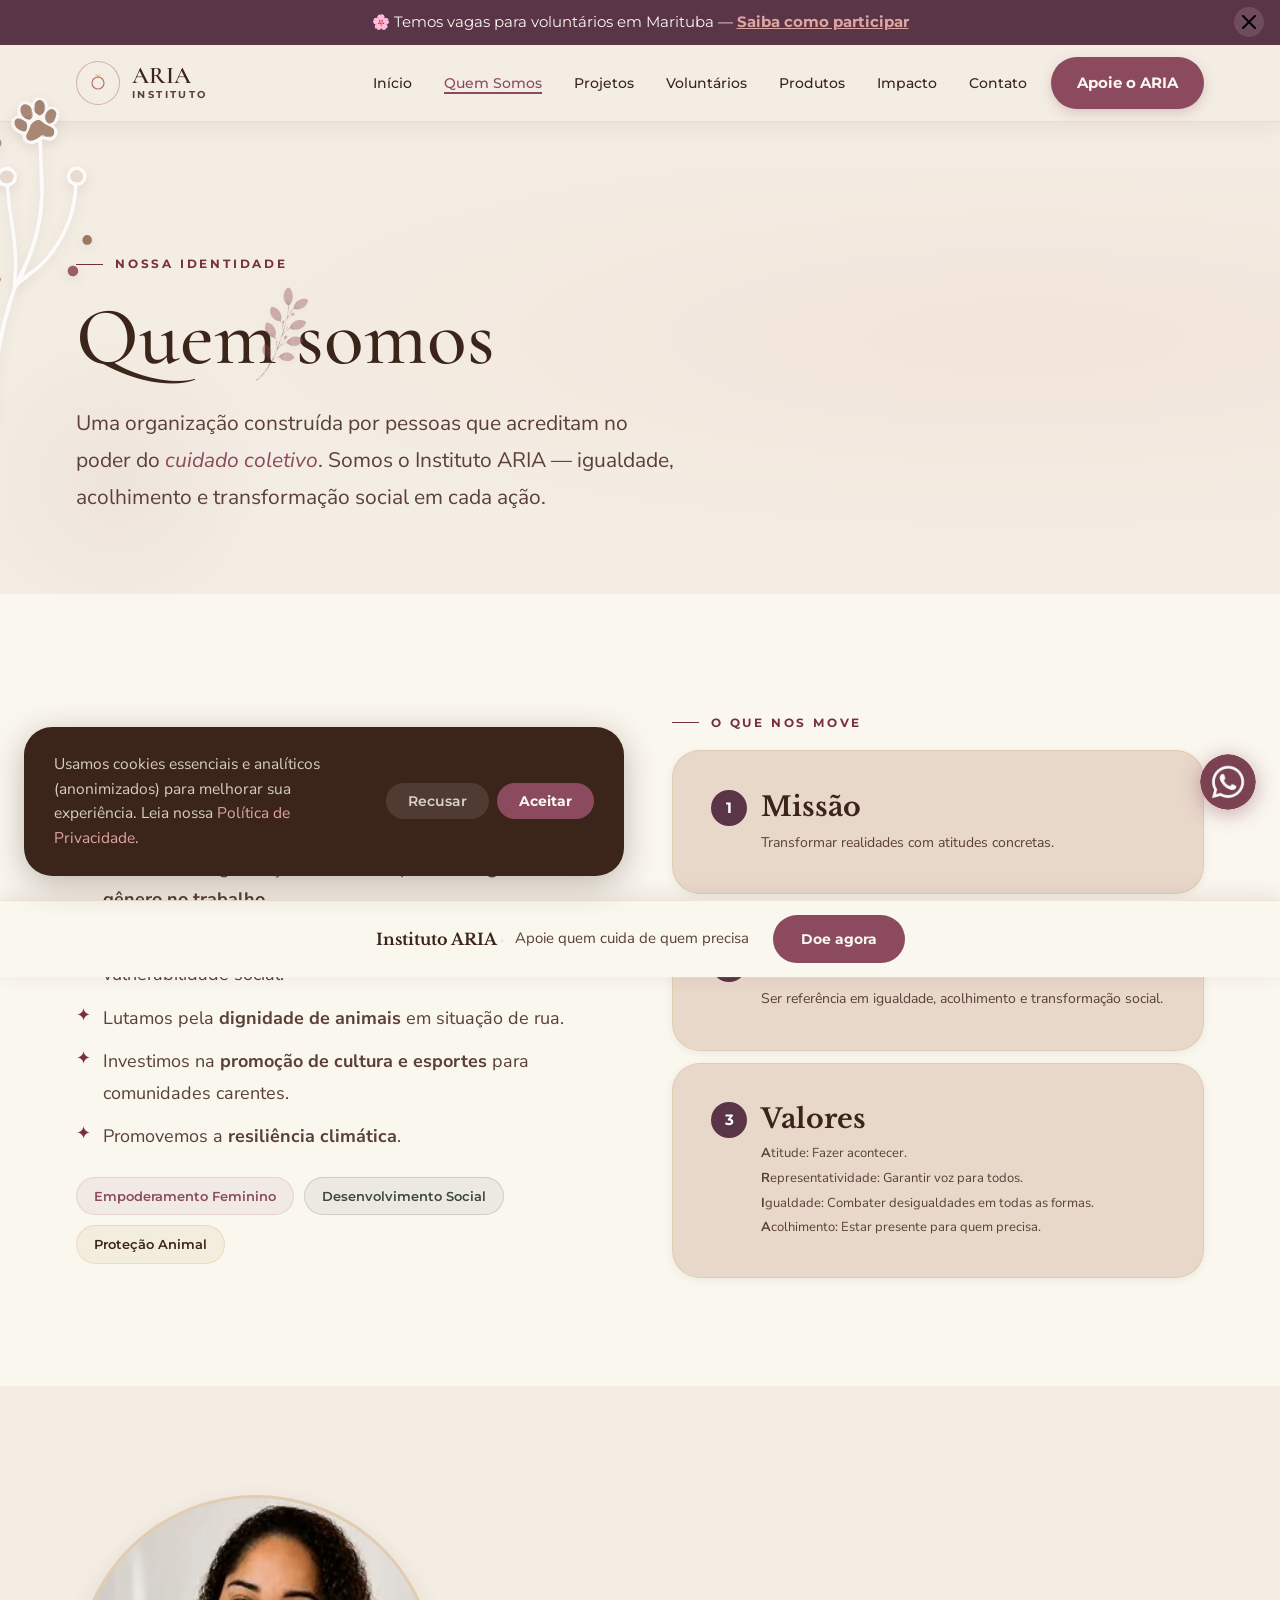
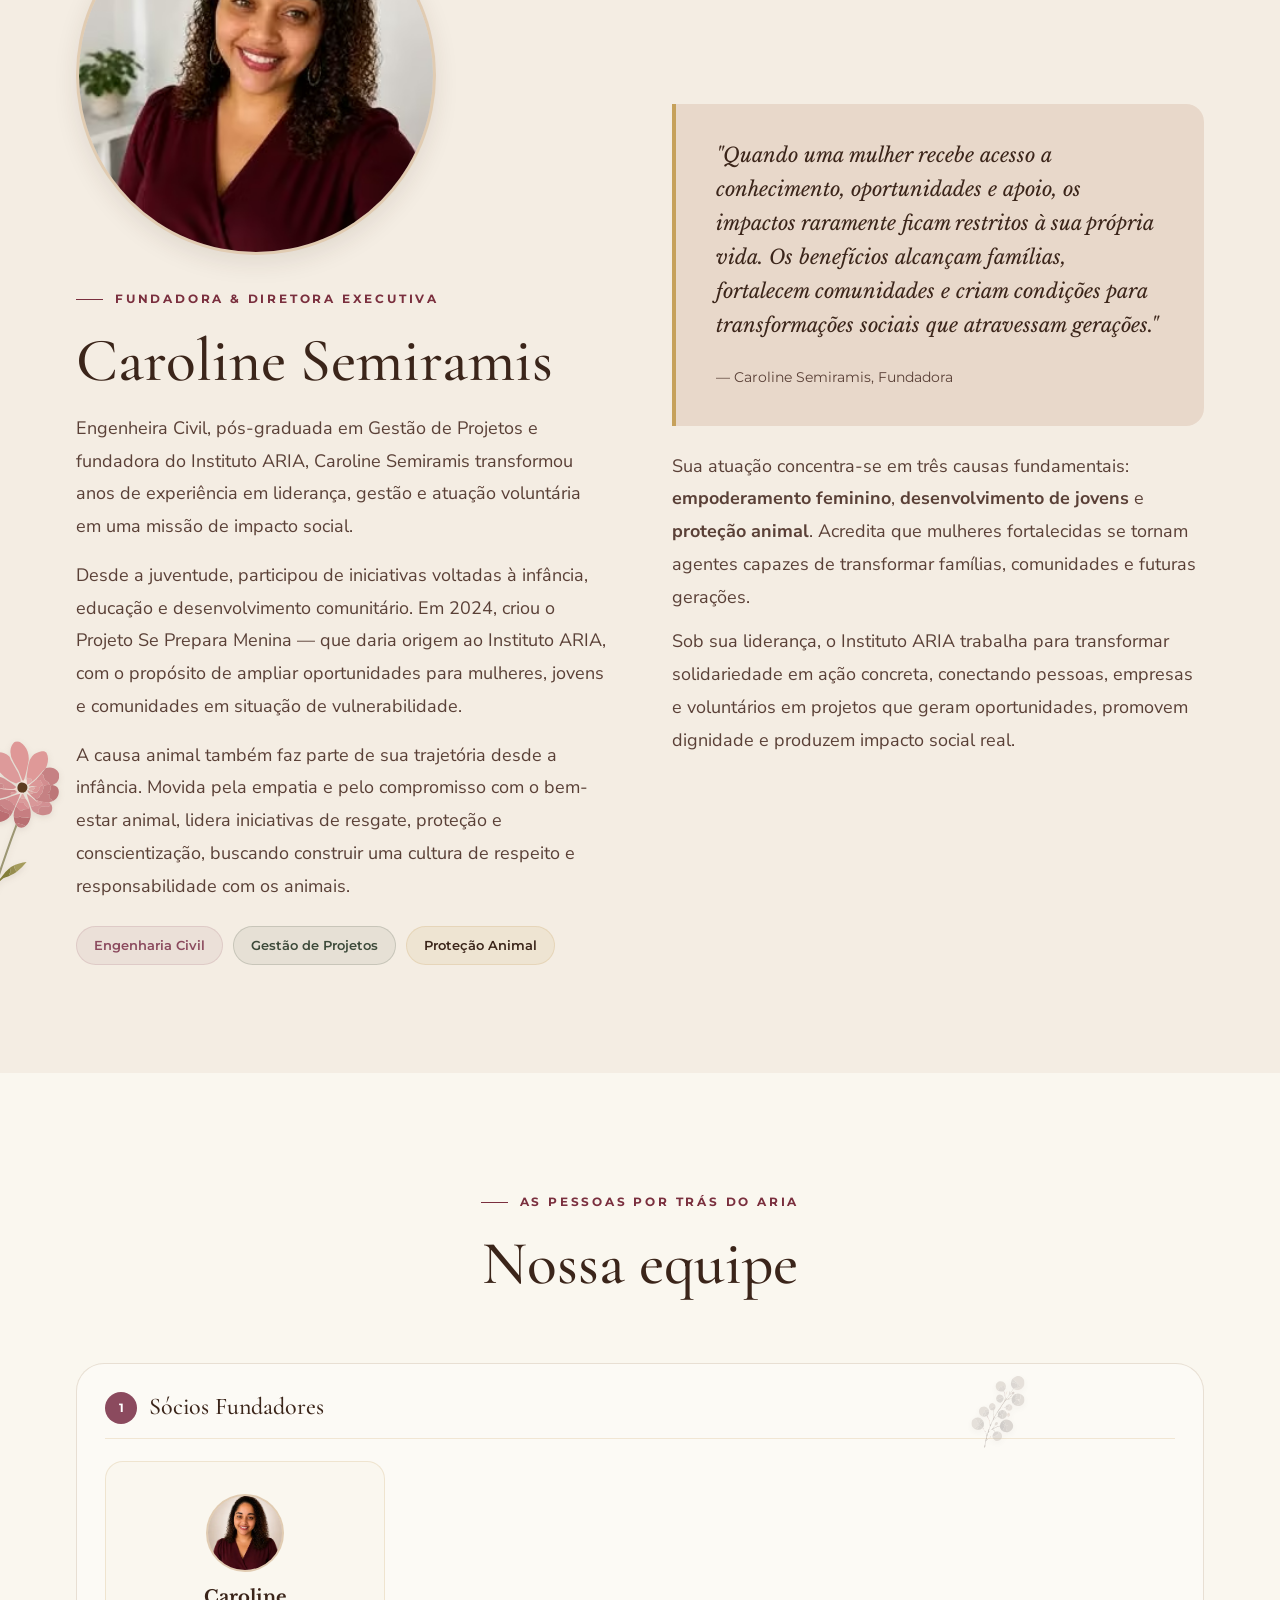
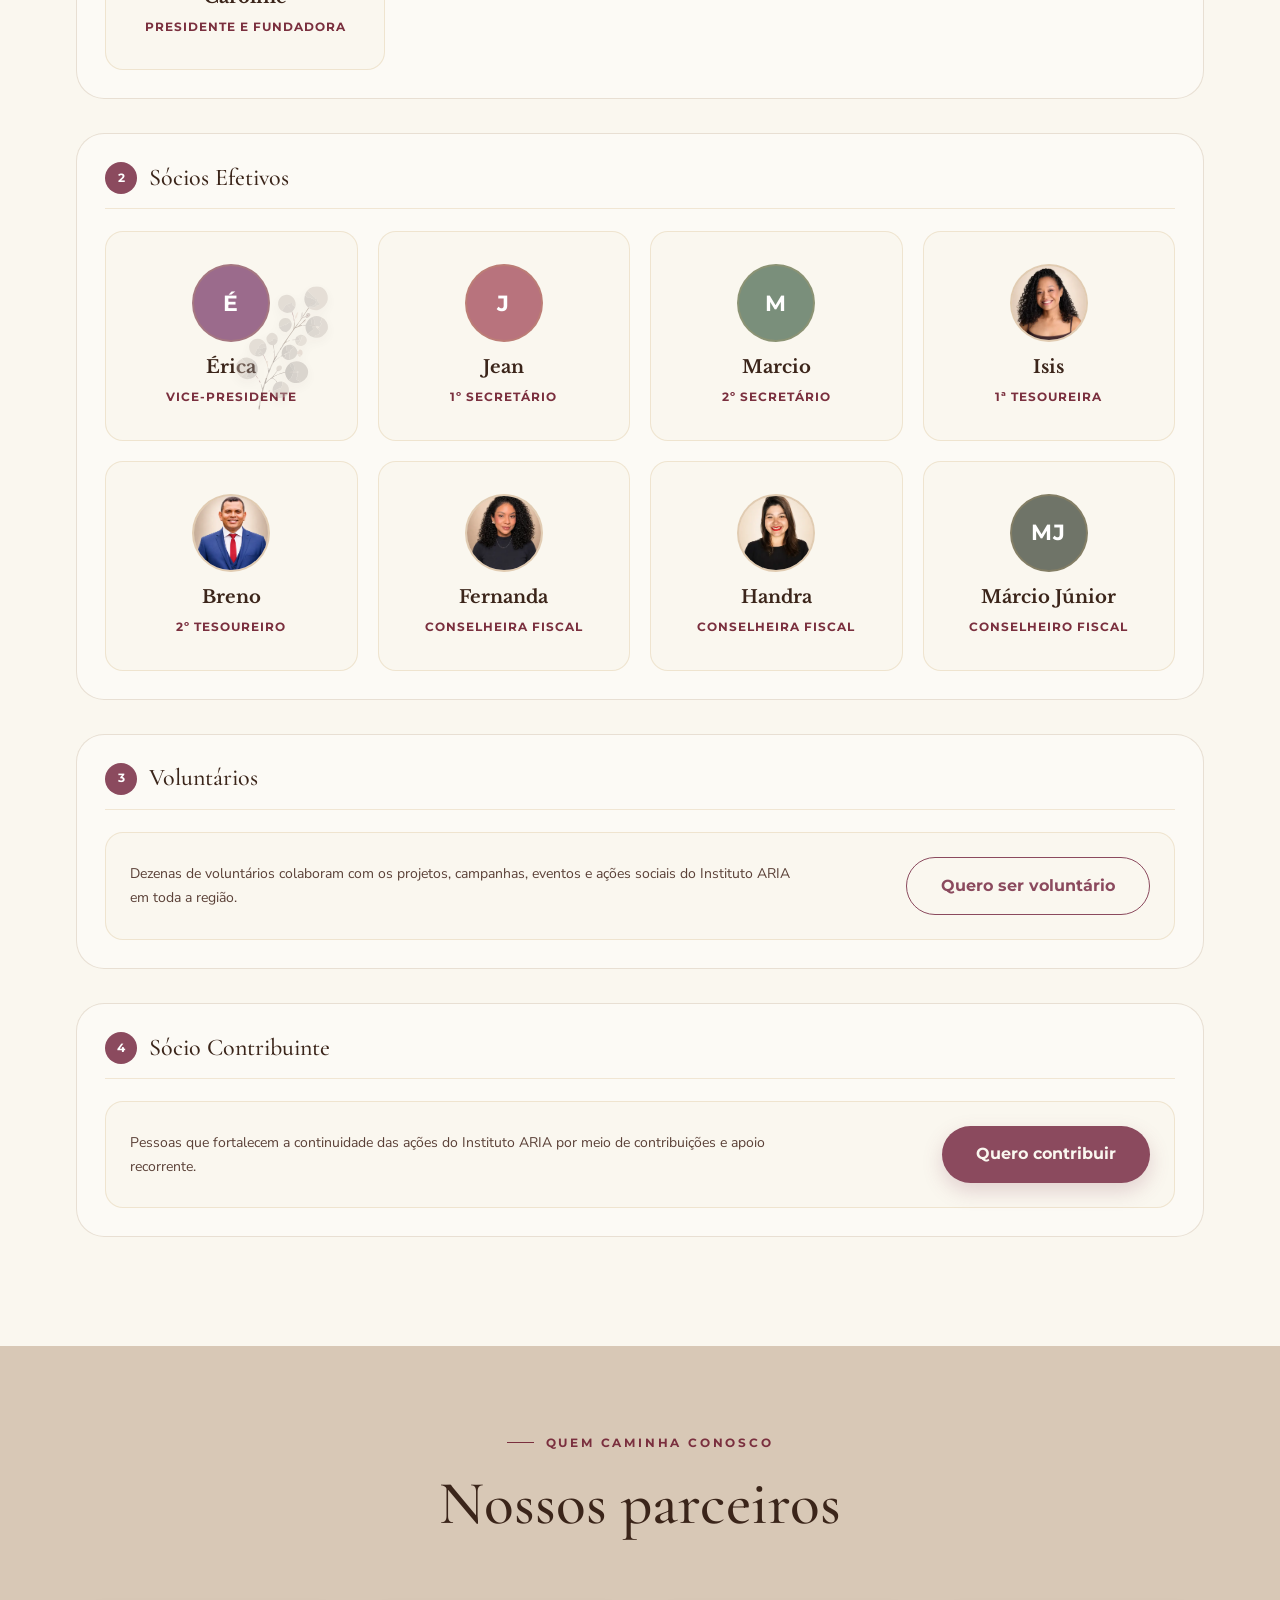
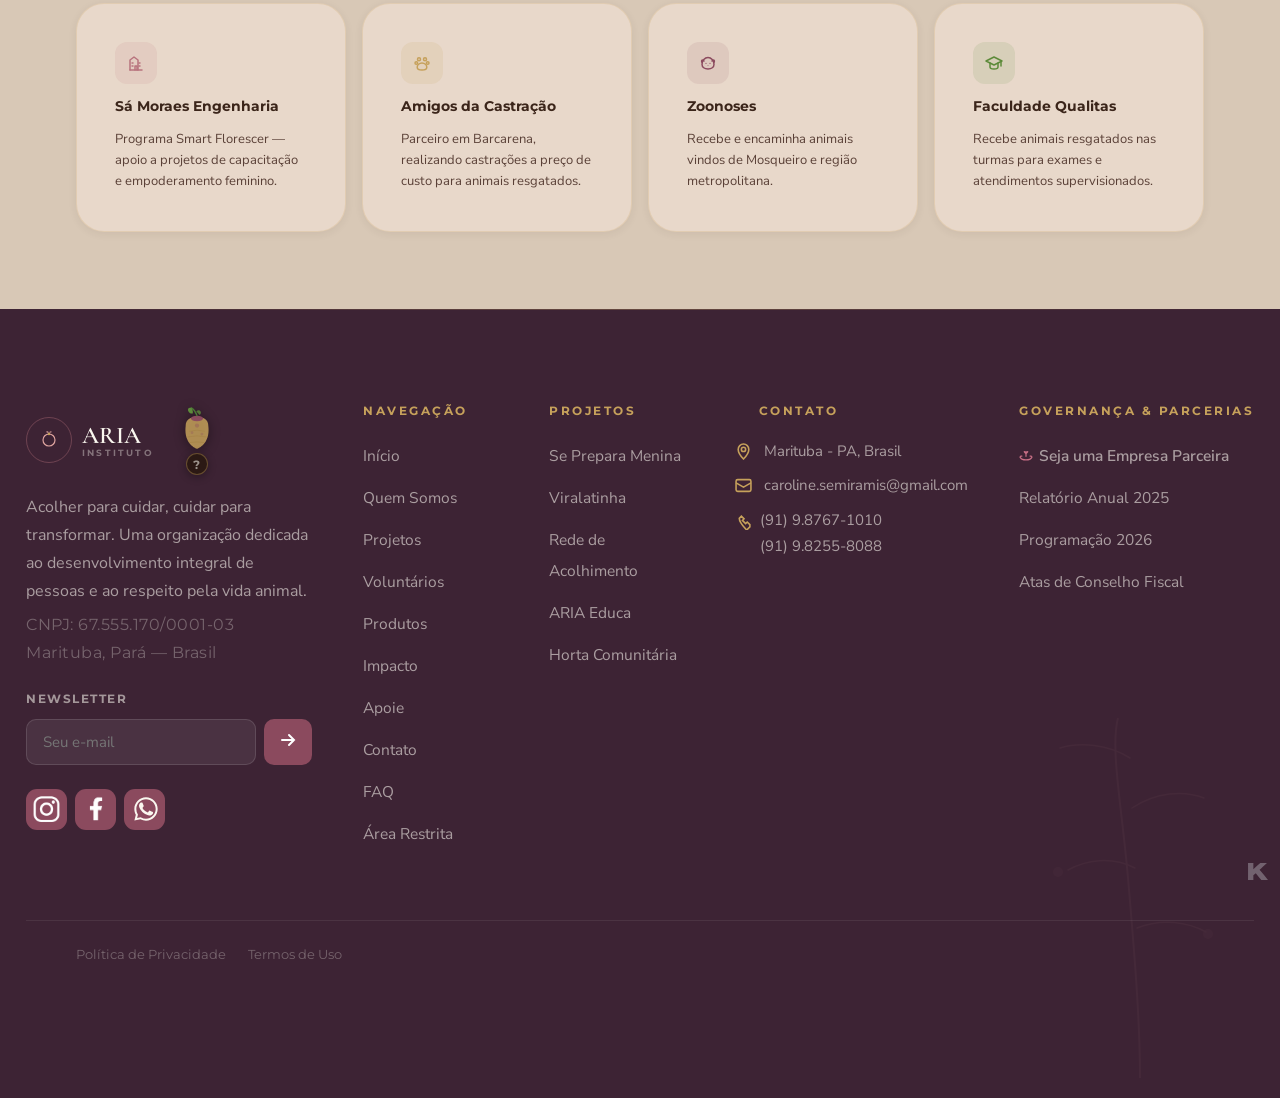
<file: quem-somos.html>
<!DOCTYPE html><html lang="pt-BR"><head><meta charset="UTF-8"><meta name="build-version" content="202607271522"><meta name="viewport" content="width=device-width, initial-scale=1.0"><meta name="description" content="Instituto ARIA — Acolher para cuidar, cuidar para transformar. ONG em Marituba, Pará, dedicada ao desenvolvimento integral de mulheres, famílias e proteção animal."><title>Quem Somos — Instituto ARIA</title><link rel="preconnect" href="https://fonts.googleapis.com"><link rel="preconnect" href="https://fonts.gstatic.com" crossorigin><link rel="preload" href="https://fonts.googleapis.com/css2?family=Cormorant+Garamond:ital,wght@0,300;0,400;0,500;0,600;1,300;1,400;1,500&family=Libre+Baskerville:ital,wght@0,400;0,700;1,400&family=Nunito+Sans:opsz,wght@6..12,300;6..12,400;6..12,500;6..12,600;6..12,700&family=Montserrat:wght@400;500;600;700;800&display=swap" as="style" onload="this.onload=null;this.rel='stylesheet'"><noscript><link rel="stylesheet" href="https://fonts.googleapis.com/css2?family=Cormorant+Garamond:ital,wght@0,300;0,400;0,500;0,600;1,300;1,400;1,500&family=Libre+Baskerville:ital,wght@0,400;0,700;1,400&family=Nunito+Sans:opsz,wght@6..12,300;6..12,400;6..12,500;6..12,600;6..12,700&family=Montserrat:wght@400;500;600;700;800&display=swap"></noscript><link rel="stylesheet" href="css/main.css?v=202607271522"><style>.plant-zone{position:relative;overflow:visible}.sprite-defs{position:absolute;width:0;height:0;overflow:hidden}.plant-point{position:absolute;width:0;height:0;pointer-events:none;z-index:9999}.plant-point .plant-slot{position:absolute;left:0;bottom:0;width:46px;margin-left:-23px;pointer-events:auto;cursor:pointer}.plant-graphic{width:100%;height:auto;display:block;transform-origin:bottom center;transform:scale(1,0);opacity:0;transition:transform .9s cubic-bezier(.34, 1.56, .64, 1),opacity .5s ease-out;filter:drop-shadow(0 2px 3px rgba(59,37,26,.1))}.plant-graphic.born{opacity:1;transform:scale(var(--size-scale,1));animation:aria-plant-sway var(--sway-dur,4s) ease-in-out infinite;animation-delay:var(--sway-delay, 0s)}@keyframes aria-plant-sway{0%,100%{rotate:-2.2deg}50%{rotate:2.2deg}}.plant-graphic.clicked{animation:aria-plant-shake .5s ease!important}@keyframes aria-plant-shake{0%{rotate:-2deg}20%{rotate:10deg}40%{rotate:-8deg}60%{rotate:6deg}80%{rotate:-4deg}100%{rotate:-2deg}}@media (hover:hover) and (pointer:fine){.plant-point:not(.deco) .plant-slot:hover .plant-graphic.born{animation:aria-plant-shake .5s ease!important}}.plant-point .plant-slot{-webkit-tap-highlight-color:transparent}.plant-point.deco .plant-slot{pointer-events:none;cursor:default}.plant-point.ghost{z-index:1}.plant-point.ghost .plant-slot{opacity:.4}.plant-point.nav-deco .plant-slot{width:28px;margin-left:-14px}.plant-slot.wide{width:72px;margin-left:-36px}.plant-point.nav-deco .plant-slot.wide{width:42px;margin-left:-21px}.nav-zone{overflow:visible}</style><style>.vine-sign-card{fill:#FFF8EE;stroke:#C6A15B;stroke-width:2.5;transition:fill .3s ease,stroke .3s ease}.vine-sign-wrapper.dragging .vine-sign-card,.vine-sign-wrapper:hover .vine-sign-card{fill:#FFF2DD;stroke:#8B4A5E}.vine-sign-text-title{font-family:Montserrat,sans-serif,Arial;font-size:13px;font-weight:700;fill:#8B4A5E;letter-spacing:2px;text-transform:uppercase;text-anchor:middle}.vine-sign-text-main{font-family:Montserrat,sans-serif,Arial;font-size:20px;font-weight:800;fill:#4A7A35;text-anchor:middle}.vine-sign-text-sub{font-family:Montserrat,sans-serif,Arial;font-size:11px;font-weight:600;fill:#C6A15B;text-anchor:middle}#vine-cta-layer{position:fixed;inset:0;width:100vw;height:100vh;pointer-events:none;z-index:850;overflow:hidden;opacity:0;transition:opacity 1.4s ease}#vine-cta-layer.vine-born{opacity:1}#vine-cta-svg{width:100%;height:100%;overflow:visible;display:block}.vine-sign-wrapper{pointer-events:auto;cursor:grab}.vine-sign-wrapper.dragging{cursor:grabbing}#vine-sign-text-layer{transition:opacity .22s ease}#vine-sign-text-layer.vine-text-fading{opacity:0}@media (max-width:768px),(hover:none) and (pointer:coarse){#vine-cta-layer{display:none}}</style></head><body data-page="quemsomos">
<script>
  /* Carrega o sprite SVG do jardim de plantas (externo, cacheado entre páginas).
     A insercao no DOM roda em idle time (nao compete com o primeiro scroll/paint);
     plants.js so monta o jardim depois que essa promise resolver. */
  window.ARIA_spriteReady = fetch('assets/svg/plants-sprite.svg?v=202607271200')
    .then(function (r) { return r.text(); })
    .then(function (svg) {
      return new Promise(function (resolve) {
        function insert() {
          var frag = document.createRange().createContextualFragment(svg);
          document.body.insertBefore(frag, document.body.firstChild);
          resolve();
        }
        if ('requestIdleCallback' in window) {
          requestIdleCallback(insert, { timeout: 300 });
        } else {
          setTimeout(insert, 0);
        }
      });
    })
    .catch(function () {});
</script>


<!-- ╔══════════════════════════════════╗ --><!-- ║ BARRA DE ANÚNCIO ║ --><!-- ╚══════════════════════════════════╝ --><div id="announce-bar"><span>🌸 Temos vagas para voluntários em Marituba — <a href="apoie.html">Saiba como participar</a></span><button class="ann-close" onclick="this.parentElement.style.display='none'; updateNavTop();" aria-label="Fechar anúncio"><svg width="14" height="14" viewBox="0 0 14 14" fill="none" stroke="currentColor" stroke-width="2" stroke-linecap="round"><path d="M1 1l12 12M13 1L1 13"/></svg></button></div><!-- ╔══════════════════════════════════╗ --><!-- ║ NAV STICKY ║ --><!-- ╚══════════════════════════════════╝ --><nav id="sticky-nav" role="navigation" aria-label="Navegação principal" class="plant-zone nav-zone"><div class="nav-inner"><a href="index.html" class="nav-logo" aria-label="Página inicial Instituto ARIA"><div class="nav-logo-icon"><svg width="22" height="22" viewBox="0 0 22 22" fill="none"><circle cx="11" cy="11" r="6" stroke="#B8737D" stroke-width="1.2"/><path d="M11 5 C11 2 9 1 8 3 C10 4 10.5 5.5 11 5Z" fill="#DFA5A0" fill-opacity=".6"/><path d="M11 5 C11 2 13 1 14 3 C12 4 11.5 5.5 11 5Z" fill="#DFA5A0" fill-opacity=".5"/><circle cx="11" cy="5" r="1.2" fill="#C6A15B"/></svg></div><div class="nav-logo-text">ARIA<small>Instituto</small></div></a><div class="nav-links" id="nav-links"><a href="index.html" class="nav-link" role="button" tabindex="0">Início</a><a href="quem-somos.html" class="nav-link" role="button" tabindex="0">Quem Somos</a><a href="projetos.html" class="nav-link" role="button" tabindex="0">Projetos</a><a href="voluntarios.html" id="nav-voluntarios" class="nav-link" role="button" tabindex="0">Volunt&aacute;rios</a><a href="produtos.html" class="nav-link" role="button" tabindex="0">Produtos</a><a href="impacto.html" class="nav-link" role="button" tabindex="0">Impacto</a><a href="contato.html" class="nav-link" role="button" tabindex="0">Contato</a><a href="apoie.html" class="nav-cta" id="nav-apoie-cta">Apoie o ARIA</a></div><button class="hamburger" onclick="openMobile()" aria-label="Abrir menu" aria-expanded="false"><svg width="22" height="16" viewBox="0 0 22 16" fill="none" stroke="#3B251A" stroke-width="1.8" stroke-linecap="round"><path d="M0 1h22M0 8h16M0 15h22"/></svg></button></div></nav><!-- ╔══════════════════════════════════╗ --><!-- ║ MOBILE OVERLAY ║ --><!-- ╚══════════════════════════════════╝ --><div id="mobile-overlay" role="dialog" aria-modal="true" aria-label="Menu de navegação"><button class="overlay-close" onclick="closeMobile()" aria-label="Fechar menu"><svg width="18" height="18" viewBox="0 0 18 18" fill="none" stroke="white" stroke-width="2" stroke-linecap="round"><path d="M1 1l16 16M17 1L1 17"/></svg></button><nav class="overlay-nav" aria-label="Navegação mobile"><a href="index.html" role="button" tabindex="0">Início</a><a href="quem-somos.html" role="button" tabindex="0">Quem Somos</a><a href="projetos.html" role="button" tabindex="0">Projetos</a><a href="produtos.html" role="button" tabindex="0">Produtos</a><a href="voluntarios.html" role="button" tabindex="0">Volunt&aacute;rios</a><a href="impacto.html" role="button" tabindex="0">Impacto</a><a href="contato.html" role="button" tabindex="0">Contato</a></nav><a href="apoie.html" class="btn-gold overlay-cta" style="font-size:17px;padding:16px 40px;">Apoie o ARIA ✦</a><p class="overlay-contact" style="margin-top:30px;"><a href="https://wa.me/5591987671010" target="_blank" rel="noopener">WhatsApp: (91) 9.8767-1010</a></p><!-- Botanical decoration — apenas no rodapé do menu --><div id="sway-slow-zone-1" style="position:absolute;bottom:0;left:0;right:0;height:200px;pointer-events:none;overflow:visible;" class="plant-zone sway-slow-zone" data-plant-sym="plant-slow-1"></div></div><!-- ╔══════════════════════════════════╗ --><!-- ║ PÁGINA: HOME ║ --><!-- ╚══════════════════════════════════╝ --><div id="page-quemsomos" class="page active"><div class="page-spacer"></div><section class="page-hero plant-zone"><div class="page-hero-bg-orb" aria-hidden="true"></div><div class="container"><div class="eyebrow">Nossa identidade</div><h1>Quem somos</h1><p>Uma organização construída por pessoas que acreditam no poder do <em>cuidado coletivo</em>. Somos o Instituto ARIA — igualdade, acolhimento e transformação social em cada ação.</p></div></section><!-- QUEM SOMOS — bloco descritivo --><section class="section plant-zone" style="background:var(--aria-ivory);" aria-labelledby="qs-ident-h"><div class="container"><div class="grid-2"><div class="fade-up"><div class="eyebrow">Quem somos?</div><h2 id="qs-ident-h" style="margin-bottom:20px;">O que fazemos</h2><ul style="list-style:none;padding:0;margin:0 0 24px;display:flex;flex-direction:column;gap:12px;"><li style="display:flex;gap:12px;align-items:flex-start;"><span style="color:var(--aria-rose-text);font-size:18px;line-height:1.4;">✦</span><span style="color:var(--aria-muted);line-height:1.75;">Somos uma organização dedicada a promover <strong>igualdade de gênero no trabalho</strong>.</span></li><li style="display:flex;gap:12px;align-items:flex-start;"><span style="color:var(--aria-rose-text);font-size:18px;line-height:1.4;">✦</span><span style="color:var(--aria-muted);line-height:1.75;">Trabalhamos pelo <strong>acolhimento de mulheres</strong> em situação de vulnerabilidade social.</span></li><li style="display:flex;gap:12px;align-items:flex-start;"><span style="color:var(--aria-rose-text);font-size:18px;line-height:1.4;">✦</span><span style="color:var(--aria-muted);line-height:1.75;">Lutamos pela <strong>dignidade de animais</strong> em situação de rua.</span></li><li style="display:flex;gap:12px;align-items:flex-start;"><span style="color:var(--aria-rose-text);font-size:18px;line-height:1.4;">✦</span><span style="color:var(--aria-muted);line-height:1.75;">Investimos na <strong>promoção de cultura e esportes</strong> para comunidades carentes.</span></li><li style="display:flex;gap:12px;align-items:flex-start;"><span style="color:var(--aria-rose-text);font-size:18px;line-height:1.4;">✦</span><span style="color:var(--aria-muted);line-height:1.75;">Promovemos a <strong>resiliência climática</strong>.</span></li></ul><div style="display:flex;gap:10px;flex-wrap:wrap;"><span class="chip">Empoderamento Feminino</span><span class="chip chip-sage">Desenvolvimento Social</span><span class="chip chip-gold">Proteção Animal</span></div></div><div class="fade-up delay-1"><div class="eyebrow">O que nos move</div><div class="aria-card" style="margin-bottom:12px;"><div style="display:flex;gap:14px;align-items:flex-start;"><div style="min-width:36px;height:36px;border-radius:50%;background:var(--aria-plum);color:#fff;display:flex;align-items:center;justify-content:center;font-family:'Montserrat',sans-serif;font-weight:700;font-size:15px;">1</div><div><h4 style="margin-bottom:6px;">Missão</h4><p style="color:var(--aria-muted);font-size:14px;line-height:1.75;margin:0;">Transformar realidades com atitudes concretas.</p></div></div></div><div class="aria-card" style="margin-bottom:12px;"><div style="display:flex;gap:14px;align-items:flex-start;"><div style="min-width:36px;height:36px;border-radius:50%;background:var(--aria-plum);color:#fff;display:flex;align-items:center;justify-content:center;font-family:'Montserrat',sans-serif;font-weight:700;font-size:15px;">2</div><div><h4 style="margin-bottom:6px;">Visão</h4><p style="color:var(--aria-muted);font-size:14px;line-height:1.75;margin:0;">Ser referência em igualdade, acolhimento e transformação social.</p></div></div></div><div class="aria-card"><div style="display:flex;gap:14px;align-items:flex-start;"><div style="min-width:36px;height:36px;border-radius:50%;background:var(--aria-plum);color:#fff;display:flex;align-items:center;justify-content:center;font-family:'Montserrat',sans-serif;font-weight:700;font-size:15px;">3</div><div><h4 style="margin-bottom:6px;">Valores</h4><ul style="margin:0;padding:0;list-style:none;display:flex;flex-direction:column;gap:4px;"><li style="font-size:13px;color:var(--aria-muted);line-height:1.6;"><strong>A</strong>titude: Fazer acontecer.</li><li style="font-size:13px;color:var(--aria-muted);line-height:1.6;"><strong>R</strong>epresentatividade: Garantir voz para todos.</li><li style="font-size:13px;color:var(--aria-muted);line-height:1.6;"><strong>I</strong>gualdade: Combater desigualdades em todas as formas.</li><li style="font-size:13px;color:var(--aria-muted);line-height:1.6;"><strong>A</strong>colhimento: Estar presente para quem precisa.</li></ul></div></div></div></div></div></div></section><!-- FUNDADORA --><section class="section plant-zone" style="background:var(--aria-cream);" aria-labelledby="qs-fund-h"><div class="container"><div class="grid-2"><div class="fade-up"><div style="width:min(360px,100%);aspect-ratio:1;border-radius:50%;background:var(--aria-card);border:3px solid var(--aria-border-gold);overflow:hidden;margin-bottom:24px;box-shadow:var(--shadow-md);"><picture><source srcset="assets/img/equipe/caroline-semiramis-fundadora.avif" type="image/avif"><source srcset="assets/img/equipe/caroline-semiramis-fundadora.webp" type="image/webp"><img src="assets/img/equipe/caroline-semiramis-fundadora.webp" width="300" height="300" alt="Caroline Semiramis, fundadora do Instituto ARIA" style="width:100%;height:100%;display:block;object-fit:cover;object-position:center;" loading="lazy"/></picture></div><div class="eyebrow">Fundadora &amp; Diretora Executiva</div><h2 id="qs-fund-h">Caroline Semiramis</h2><p style="color:var(--aria-muted);line-height:1.82;margin:16px 0;">
 Engenheira Civil, pós-graduada em Gestão de Projetos e fundadora do Instituto ARIA, Caroline Semiramis transformou anos de experiência em liderança, gestão e atuação voluntária em uma missão de impacto social.
 </p><p style="color:var(--aria-muted);line-height:1.82;margin-bottom:16px;">
 Desde a juventude, participou de iniciativas voltadas à infância, educação e desenvolvimento comunitário. Em 2024, criou o Projeto Se Prepara Menina — que daria origem ao Instituto ARIA, com o propósito de ampliar oportunidades para mulheres, jovens e comunidades em situação de vulnerabilidade.
 </p><p style="color:var(--aria-muted);line-height:1.82;margin-bottom:24px;">
 A causa animal também faz parte de sua trajetória desde a infância. Movida pela empatia e pelo compromisso com o bem-estar animal, lidera iniciativas de resgate, proteção e conscientização, buscando construir uma cultura de respeito e responsabilidade com os animais.
 </p><div style="display:flex;gap:10px;flex-wrap:wrap;"><span class="chip">Engenharia Civil</span><span class="chip chip-sage">Gestão de Projetos</span><span class="chip chip-gold">Proteção Animal</span></div></div><div class="fade-up delay-1"><div class="blockquote-card" style="margin-bottom:24px;"><blockquote>"Quando uma mulher recebe acesso a conhecimento, oportunidades e apoio, os impactos raramente ficam restritos à sua própria vida. Os benefícios alcançam famílias, fortalecem comunidades e criam condições para transformações sociais que atravessam gerações."</blockquote><cite>— Caroline Semiramis, Fundadora</cite></div><p style="color:var(--aria-muted);line-height:1.82;">
 Sua atuação concentra-se em três causas fundamentais: <strong>empoderamento feminino</strong>, <strong>desenvolvimento de jovens</strong> e <strong>proteção animal</strong>. Acredita que mulheres fortalecidas se tornam agentes capazes de transformar famílias, comunidades e futuras gerações.
 </p><p style="color:var(--aria-muted);line-height:1.82;margin-top:12px;">
 Sob sua liderança, o Instituto ARIA trabalha para transformar solidariedade em ação concreta, conectando pessoas, empresas e voluntários em projetos que geram oportunidades, promovem dignidade e produzem impacto social real.
 </p></div></div></div></section><!-- EQUIPE --><section class="section plant-zone" style="background:var(--aria-ivory);" aria-labelledby="qs-eq-h"><div class="container"><div class="section-header fade-up"><div class="eyebrow">As pessoas por trás do ARIA</div><h2 id="qs-eq-h">Nossa equipe</h2></div><div class="team-groups"><section class="team-group fade-up" aria-labelledby="team-founders-h"><div class="team-group-heading"><span class="team-group-number" aria-hidden="true">1</span><h3 id="team-founders-h" class="team-group-title">Sócios Fundadores</h3></div><div class="team-group-grid team-group-grid--founders"><div class="team-card"><div class="team-photo-wrap" style="width:78px;height:78px;border-radius:50%;overflow:hidden;margin:0 auto 10px;"><img src="assets/img/equipe/caroline-diretoria.webp" width="375" height="500" alt="Caroline, sócia fundadora" style="width:100%;height:100%;object-fit:cover;object-position:center;" loading="lazy"/></div><div class="team-name">Caroline</div><div class="team-role">Presidente e Fundadora</div></div></div></section><section class="team-group fade-up" aria-labelledby="team-effective-h"><div class="team-group-heading"><span class="team-group-number" aria-hidden="true">2</span><h3 id="team-effective-h" class="team-group-title">Sócios Efetivos</h3></div><div class="team-group-grid"><div class="team-card"><div class="team-photo-wrap" aria-label="Iniciais de Érica" style="background:#9B6B8C;color:#fff;width:78px;height:78px;border-radius:50%;display:flex;align-items:center;justify-content:center;font-family:'Montserrat',sans-serif;font-weight:700;font-size:22px;letter-spacing:1px;margin:0 auto 10px;">É</div><div class="team-name">Érica</div><div class="team-role">Vice-Presidente</div></div><div class="team-card"><div class="team-photo-wrap" aria-label="Iniciais de Jean" style="background:#B8737D;color:#fff;width:78px;height:78px;border-radius:50%;display:flex;align-items:center;justify-content:center;font-family:'Montserrat',sans-serif;font-weight:700;font-size:22px;letter-spacing:1px;margin:0 auto 10px;">J</div><div class="team-name">Jean</div><div class="team-role">1º Secretário</div></div><div class="team-card"><div class="team-photo-wrap" aria-label="Iniciais de Marcio" style="background:#7A8F7B;color:#fff;width:78px;height:78px;border-radius:50%;display:flex;align-items:center;justify-content:center;font-family:'Montserrat',sans-serif;font-weight:700;font-size:22px;letter-spacing:1px;margin:0 auto 10px;">M</div><div class="team-name">Marcio</div><div class="team-role">2º Secretário</div></div><div class="team-card"><div class="team-photo-wrap" style="width:78px;height:78px;border-radius:50%;overflow:hidden;margin:0 auto 10px;"><img src="assets/img/equipe/isis-tesoureira.webp" width="375" height="500" alt="Isis, 1ª tesoureira" style="width:100%;height:100%;object-fit:cover;object-position:center;" loading="lazy"/></div><div class="team-name">Isis</div><div class="team-role">1ª Tesoureira</div></div><div class="team-card"><div class="team-photo-wrap" style="width:78px;height:78px;border-radius:50%;overflow:hidden;margin:0 auto 10px;"><img src="assets/img/equipe/breno-tesoureiro.webp" width="375" height="500" alt="Breno, 2º tesoureiro" style="width:100%;height:100%;object-fit:cover;object-position:center;" loading="lazy"/></div><div class="team-name">Breno</div><div class="team-role">2º Tesoureiro</div></div><div class="team-card"><div class="team-photo-wrap" style="width:78px;height:78px;border-radius:50%;overflow:hidden;margin:0 auto 10px;"><img src="assets/img/equipe/fernanda-conselheira.webp" width="375" height="500" alt="Fernanda, conselheira fiscal" style="width:100%;height:100%;object-fit:cover;object-position:center;" loading="lazy"/></div><div class="team-name">Fernanda</div><div class="team-role">Conselheira Fiscal</div></div><div class="team-card"><div class="team-photo-wrap" style="width:78px;height:78px;border-radius:50%;overflow:hidden;margin:0 auto 10px;"><img src="assets/img/equipe/handra-conselheira.webp" width="375" height="500" alt="Handra, conselheira fiscal" style="width:100%;height:100%;object-fit:cover;object-position:center;" loading="lazy"/></div><div class="team-name">Handra</div><div class="team-role">Conselheira Fiscal</div></div><div class="team-card"><div class="team-photo-wrap" aria-label="Iniciais de Márcio Júnior" style="background:#6F7468;color:#fff;width:78px;height:78px;border-radius:50%;display:flex;align-items:center;justify-content:center;font-family:'Montserrat',sans-serif;font-weight:700;font-size:22px;letter-spacing:1px;margin:0 auto 10px;">MJ</div><div class="team-name">Márcio Júnior</div><div class="team-role">Conselheiro Fiscal</div></div></div></section><section class="team-group fade-up" aria-labelledby="team-volunteers-h"><div class="team-group-heading"><span class="team-group-number" aria-hidden="true">3</span><h3 id="team-volunteers-h" class="team-group-title">Voluntários</h3></div><div class="team-community-card"><p>Dezenas de voluntários colaboram com os projetos, campanhas, eventos e ações sociais do Instituto ARIA em toda a região.</p><a href="apoie.html" class="btn-secondary">Quero ser voluntário</a></div></section><section class="team-group fade-up" aria-labelledby="team-contributor-h"><div class="team-group-heading"><span class="team-group-number" aria-hidden="true">4</span><h3 id="team-contributor-h" class="team-group-title">Sócio Contribuinte</h3></div><div class="team-community-card"><p>Pessoas que fortalecem a continuidade das ações do Instituto ARIA por meio de contribuições e apoio recorrente.</p><a href="apoie.html" class="btn-primary">Quero contribuir</a></div></section></div></div></section><!-- PARCEIROS --><section class="section-sm plant-zone" style="background:var(--aria-bg);" aria-labelledby="qs-parc-h"><div class="container"><div class="section-header fade-up"><div class="eyebrow">Quem caminha conosco</div><h2 id="qs-parc-h">Nossos parceiros</h2></div><div style="display:grid;grid-template-columns:repeat(auto-fit,minmax(220px,1fr));gap:16px;"><div class="aria-card fade-up" style="display:flex;flex-direction:column;gap:10px;"><div class="partner-icon" style="background:rgba(184,115,125,.12);" aria-hidden="true"><svg viewBox="0 0 20 20" fill="none" stroke="#B8737D" stroke-width="1.5" stroke-linecap="round" stroke-linejoin="round"><path d="M4 17V7l4-3 4 3v10"/><path d="M4 17h12"/><path d="M9 17v-4h2v4"/><path d="M6 10h1M6 13h1M13 10h1M13 13h1"/></svg></div><div style="font-family:'Montserrat',sans-serif;font-weight:700;font-size:14px;color:var(--aria-text);">Sá Moraes Engenharia</div><p style="font-size:13px;color:var(--aria-muted);line-height:1.65;margin:0;">Programa Smart Florescer — apoio a projetos de capacitação e empoderamento feminino.</p></div><div class="aria-card fade-up" style="display:flex;flex-direction:column;gap:10px;"><div class="partner-icon" style="background:rgba(198,161,91,.14);" aria-hidden="true"><svg viewBox="0 0 20 20" fill="none" stroke="#C6A15B" stroke-width="1.5" stroke-linecap="round" stroke-linejoin="round"><circle cx="7" cy="6.2" r="1.5"/><circle cx="13" cy="6.2" r="1.5"/><circle cx="4.3" cy="10" r="1.3"/><circle cx="15.7" cy="10" r="1.3"/><path d="M10 10c-2.8 0-4.8 2.1-4.8 4.2 0 1.6 2 2.8 4.8 2.8s4.8-1.2 4.8-2.8C14.8 12.1 12.8 10 10 10z"/></svg></div><div style="font-family:'Montserrat',sans-serif;font-weight:700;font-size:14px;color:var(--aria-text);">Amigos da Castração</div><p style="font-size:13px;color:var(--aria-muted);line-height:1.65;margin:0;">Parceiro em Barcarena, realizando castrações a preço de custo para animais resgatados.</p></div><div class="aria-card fade-up" style="display:flex;flex-direction:column;gap:10px;"><div class="partner-icon" style="background:rgba(139,74,94,.1);" aria-hidden="true"><svg viewBox="0 0 20 20" fill="none" stroke="#8B4A5E" stroke-width="1.5" stroke-linecap="round" stroke-linejoin="round"><path d="M6 8c-2-2-3-.4-2 1.5"/><path d="M14 8c2-2 3-.4 2 1.5"/><path d="M4 11.2c0-3.9 2.8-6.7 6-6.7s6 2.8 6 6.7c0 2.9-2.5 4.8-6 4.8s-6-1.9-6-4.8z"/><circle cx="8" cy="10.3" r=".6" fill="#8B4A5E" stroke="none"/><circle cx="12" cy="10.3" r=".6" fill="#8B4A5E" stroke="none"/><path d="M9.3 12.2h1.4l-.7.9z" fill="#8B4A5E" stroke="none"/></svg></div><div style="font-family:'Montserrat',sans-serif;font-weight:700;font-size:14px;color:var(--aria-text);">Zoonoses</div><p style="font-size:13px;color:var(--aria-muted);line-height:1.65;margin:0;">Recebe e encaminha animais vindos de Mosqueiro e região metropolitana.</p></div><div class="aria-card fade-up" style="display:flex;flex-direction:column;gap:10px;"><div class="partner-icon" style="background:rgba(93,139,58,.12);" aria-hidden="true"><svg viewBox="0 0 20 20" fill="none" stroke="#5D8B3A" stroke-width="1.5" stroke-linecap="round" stroke-linejoin="round"><path d="M2 8l8-4 8 4-8 4-8-4z"/><path d="M6 10v4c0 1.1 1.8 2 4 2s4-.9 4-2v-4"/><path d="M17 8.4v4.6"/></svg></div><div style="font-family:'Montserrat',sans-serif;font-weight:700;font-size:14px;color:var(--aria-text);">Faculdade Qualitas</div><p style="font-size:13px;color:var(--aria-muted);line-height:1.65;margin:0;">Recebe animais resgatados nas turmas para exames e atendimentos supervisionados.</p></div></div></div></section></div><!-- /page-quemsomos --><!-- ╔══════════════════════════════════╗ --><!-- ║ PÁGINA: PROJETOS ║ --><!-- ╚══════════════════════════════════╝ --><footer role="contentinfo" class="plant-zone footer-zone"><!-- Botanical bg decoration --><div class="footer-bg-botanical" aria-hidden="true"><svg width="320" height="380" viewBox="0 0 320 380" fill="none"><path d="M160 370 C160 310 154 240 148 170 C142 100 130 40 138 10" stroke="#DFA5A0" stroke-width="2"/><path d="M150 50 C128 36 100 34 80 40" stroke="#DFA5A0" stroke-width="1.5" stroke-linecap="round"/><path d="M152 100 C176 84 204 82 224 90" stroke="#DFA5A0" stroke-width="1.5" stroke-linecap="round"/><path d="M155 160 C131 148 106 152 88 162" stroke="#DFA5A0" stroke-width="1.5" stroke-linecap="round"/><path d="M157 220 C182 210 208 214 226 224" stroke="#DFA5A0" stroke-width="1.5" stroke-linecap="round"/><circle cx="78" cy="164" r="5" fill="#DFA5A0" fill-opacity=".6"/><circle cx="228" cy="226" r="5" fill="#DFA5A0" fill-opacity=".6"/></svg></div><div class="container-wide" style="position:relative;z-index:2;"><div class="footer-grid"><!-- Marca --><div class="footer-brand"><div class="footer-wm"><div class="footer-wm-icon"><svg width="22" height="22" viewBox="0 0 22 22" fill="none"><circle cx="11" cy="11" r="6" stroke="#DFA5A0" stroke-width="1.2"/><path d="M11 5 C11 2 9 1 8 3 C10 4 10.5 5.5 11 5Z" fill="#DFA5A0" fill-opacity=".7"/><path d="M11 5 C11 2 13 1 14 3 C12 4 11.5 5.5 11 5Z" fill="#DFA5A0" fill-opacity=".6"/><circle cx="11" cy="5" r="1.2" fill="#C6A15B"/></svg></div><div class="footer-wm-text">ARIA<small>Instituto</small></div><div id="seed-bag-container"><div id="seed-bag-btn" role="button" tabindex="0"
 aria-label="Clique duas vezes para pegar uma semente e plantá-la na página"><svg id="seed-bag-svg" viewBox="0 -4 48 62" xmlns="http://www.w3.org/2000/svg" aria-hidden="true"><path d="M8 26 C5 52 24 58 24 58 C24 58 43 52 40 26 C40 16 33 13 24 13 C15 13 8 16 8 26Z" fill="#C6A15B" opacity=".85"/><path d="M13 33 Q24 30 35 33" stroke="#9A7535" stroke-width=".8" fill="none" opacity=".5"/><path d="M11 41 Q24 38 37 41" stroke="#9A7535" stroke-width=".8" fill="none" opacity=".5"/><path d="M13 49 Q24 47 35 49" stroke="#9A7535" stroke-width=".8" fill="none" opacity=".5"/><circle cx="24" cy="25" r="3" fill="#8B4A5E" opacity=".35"/><circle cx="17" cy="35" r="2" fill="#8B4A5E" opacity=".28"/><circle cx="31" cy="37" r="2" fill="#8B4A5E" opacity=".28"/><ellipse cx="24" cy="15" rx="8.5" ry="4" fill="#8B4A5E"/><path d="M24 11 Q22 4 16 0" stroke="#4A7A35" stroke-width="1.7" fill="none" stroke-linecap="round"/><path d="M16 0 C8 -2 11 9 18 8 C19 4 16 0 16 0Z" fill="#5D8B3A"/><path d="M23 5 C27 1 32 6 28 10 C26 8 23 5 23 5Z" fill="#5D8B3A" opacity=".8"/></svg></div><button id="seed-help-btn" aria-label="Como usar o broto de semente">?</button><div id="seed-help-tooltip" role="tooltip" aria-hidden="true"><div class="tip-title">🌱 Plante uma semente</div><ol><li>Clique duas vezes no broto para pegar uma semente.</li><li>Arraste-a para qualquer local do site.</li><li>Clique duas vezes no local escolhido para plantar.</li></ol></div></div></div><p>Acolher para cuidar, cuidar para transformar. Uma organização dedicada ao desenvolvimento integral de pessoas e ao respeito pela vida animal.</p><p class="footer-cnpj">CNPJ: 67.555.170/0001-03<br>Marituba, Pará — Brasil</p><div class="footer-newsletter"><p>Newsletter</p><div class="footer-nl-form"><input type="email" placeholder="Seu e-mail" aria-label="E-mail para newsletter"><button aria-label="Assinar newsletter"><svg width="16" height="16" viewBox="0 0 16 16" fill="none" stroke="white" stroke-width="2" stroke-linecap="round"><path d="M2 8h12M9 3l5 5-5 5"/></svg></button></div></div><div class="footer-social" aria-label="Redes sociais" style="margin-top:24px;"><a class="social-btn" href="https://instagram.com/instituto.aria.ia" target="_blank" rel="noopener" aria-label="Instagram" style="background:var(--aria-wine);"><img src="assets/img/icones/instagram.webp" width="150" height="150" alt="" aria-hidden="true" class="social-icon-ig"/></a><a class="social-btn" href="https://facebook.com/instituto.aria.ia" target="_blank" rel="noopener" aria-label="Facebook" style="background:var(--aria-wine);"><img src="assets/img/icones/facebook.webp" width="150" height="150" alt="" aria-hidden="true" class="social-icon-fb"/></a><a class="social-btn" href="https://wa.me/5591987671010" target="_blank" rel="noopener" aria-label="WhatsApp" style="background:var(--aria-wine);"><svg xmlns="http://www.w3.org/2000/svg" viewBox="0 0 24 24" fill="white" aria-hidden="true" class="social-icon-wa"><path d="M17.472 14.382c-.297-.149-1.758-.867-2.03-.967-.273-.099-.471-.148-.67.15-.197.297-.767.966-.94 1.164-.173.199-.347.223-.644.075-.297-.15-1.255-.463-2.39-1.475-.883-.788-1.48-1.761-1.653-2.059-.173-.297-.018-.458.13-.606.134-.133.298-.347.446-.52.149-.174.198-.298.298-.497.099-.198.05-.371-.025-.52-.075-.149-.669-1.612-.916-2.207-.242-.579-.487-.5-.669-.51-.173-.008-.371-.01-.57-.01-.198 0-.52.074-.792.372-.272.297-1.04 1.016-1.04 2.479 0 1.462 1.065 2.875 1.213 3.074.149.198 2.096 3.2 5.077 4.487.709.306 1.262.489 1.694.625.712.227 1.36.195 1.871.118.571-.085 1.758-.719 2.006-1.413.248-.694.248-1.289.173-1.413-.074-.124-.272-.198-.57-.347z"/><path d="M12.004 2.003C6.477 2.003 2 6.48 2 12.008c0 1.77.462 3.433 1.268 4.88L2.05 21.949l5.205-1.197A9.955 9.955 0 0012.004 22c5.526 0 10.003-4.477 10.003-10.004C22.007 6.478 17.53 2.003 12.004 2.003zm0 18.343a8.293 8.293 0 01-4.228-1.156l-.303-.18-3.088.71.734-3.007-.197-.309A8.292 8.292 0 013.71 12.008c0-4.578 3.724-8.303 8.294-8.303 4.571 0 8.296 3.725 8.296 8.303 0 4.578-3.725 8.338-8.296 8.338z"/></svg></a></div></div><!-- Menu --><div class="footer-col footer-nav-col"><h2>Navegação</h2><ul><li><a href="index.html" role="button" tabindex="0">Início</a></li><li><a href="quem-somos.html" role="button" tabindex="0">Quem Somos</a></li><li><a href="projetos.html" role="button" tabindex="0">Projetos</a></li><li><a href="voluntarios.html" role="button" tabindex="0">Volunt&aacute;rios</a></li><li><a href="produtos.html" role="button" tabindex="0">Produtos</a></li><li><a href="impacto.html" role="button" tabindex="0">Impacto</a></li><li><a href="apoie.html" role="button" tabindex="0">Apoie</a></li><li><a href="contato.html" role="button" tabindex="0">Contato</a></li><li><a href="faq.html" role="button" tabindex="0">FAQ</a></li><li><a href="restrita.html" role="button" tabindex="0">Área Restrita</a></li></ul></div><!-- Projetos --><div class="footer-col footer-projetos-col"><h2><a href="projetos.html" role="button" tabindex="0" class="footer-col-title-link">Projetos</a></h2><ul><li><a href="projetos.html" role="button" tabindex="0">Se Prepara Menina</a></li><li><a href="projetos.html" role="button" tabindex="0">Viralatinha</a></li><li><a href="projetos.html" role="button" tabindex="0">Rede de Acolhimento</a></li><li><a href="projetos.html" role="button" tabindex="0">ARIA Educa</a></li><li><a href="projetos.html" role="button" tabindex="0">Horta Comunitária</a></li></ul></div><!-- Contato + newsletter --><!-- Contato --><div class="footer-col footer-contato-col"><h2 style="padding-left:24px;"><a href="contato.html" role="button" tabindex="0" class="footer-col-title-link">Contato</a></h2><div class="footer-contact-item"><svg viewBox="0 0 16 16"><path d="M8 1C5.24 1 3 3.24 3 6c0 3.75 5 9 5 9s5-5.25 5-9c0-2.76-2.24-5-5-5zm0 7a2 2 0 1 1 0-4 2 2 0 0 1 0 4z"/></svg><span>Marituba - PA, Brasil</span></div><div class="footer-contact-item"><svg viewBox="0 0 16 16"><rect x="1" y="2.5" width="14" height="11" rx="1.5"/><path d="M1 5.5l7 4 7-4"/></svg><a href="mailto:caroline.semiramis@gmail.com">caroline.semiramis@gmail.com</a></div><div class="footer-contact-item" style="display: flex; align-items: flex-start; gap: 8px;"><svg viewBox="0 0 16 16" width="16" height="16" style="margin-top: 4px;"><path d="M14 11l-2.5-2.5-1.5 1.5c-1-1-2-2-3-3l1.5-1.5L6 3 4 5c0 4 7 11 7 11l3-3z"/></svg><div style="display: flex; flex-direction: column; gap: 4px;"><a href="https://wa.me/5591987671010" target="_blank" rel="noopener">(91) 9.8767-1010</a><a href="https://wa.me/5591982558088" target="_blank" rel="noopener">(91) 9.8255-8088</a></div></div></div><div class="footer-col footer-gov-col"><h2><a href="governanca.html" role="button" tabindex="0" class="footer-col-title-link">Governan&ccedil;a &amp; Parcerias</a></h2><ul><li><a href="parceria.html" role="button" tabindex="0" class="footer-link-partner"><svg class="footer-partner-icon" viewBox="0 0 16 16" aria-hidden="true"><path d="M1.3 9.6c1.1 1.9 3.1 2.9 6.7 2.9s5.6-1 6.7-2.9M1.3 9.6c-.1-1 .8-1.9 1.9-1.4M14.7 9.6c.1-1-.8-1.9-1.9-1.4M8 8.4V3.2M8 5.4C8 3.4 6.8 2.4 6 3.2c.8.8 1.3 1.4 2 2.2zm0 0c0-2 1.2-3 2-2.2-.8.8-1.3 1.4-2 2.2z"/></svg> Seja uma Empresa Parceira</a></li><li><a href="governanca.html#relatorio" role="button" tabindex="0">Relatório Anual 2025</a></li><li><a href="governanca.html#programacao" role="button" tabindex="0">Programação 2026</a></li><li><a href="governanca.html#atas" role="button" tabindex="0">Atas de Conselho Fiscal</a></li></ul></div></div><!-- Footer bottom --><div class="footer-bottom"><div class="footer-bottom-links"><a href="privacidade.html" role="button" tabindex="0">Política de Privacidade</a><a href="privacidade.html" role="button" tabindex="0">Termos de Uso</a></div></div></div></footer><!-- ╔══════════════════════════════════╗ --><!-- ║ FLOATING ELEMENTS ║ --><!-- ╚══════════════════════════════════╝ --><!-- WhatsApp float --><a class="wa-float" href="https://wa.me/5591987671010" target="_blank" rel="noopener" aria-label="Fale conosco pelo WhatsApp"><picture><source srcset="assets/img/icones/whatsapp.avif?v=202607271200" type="image/avif"><source srcset="assets/img/icones/whatsapp.webp?v=202607271200" type="image/webp"><img src="assets/img/icones/whatsapp.webp?v=202607271200" alt="WhatsApp" width="128" height="128" loading="lazy"/></picture></a><!-- Mobile CTA bar --><div id="mobile-cta-bar" role="complementary" aria-label="Acesso rápido"><div class="mob-cta-text"><strong>Instituto ARIA</strong>
 Apoie quem cuida de quem precisa
 </div><a href="apoie.html" class="mob-cta-btn">Doe agora</a></div><!-- Cookie banner --><div id="cookie" role="dialog" aria-label="Aviso de cookies" aria-live="polite"><p>Usamos cookies essenciais e analíticos (anonimizados) para melhorar sua experiência. Leia nossa <a href="privacidade.html" onclick="hideCookie();">Política de Privacidade</a>.</p><div class="cookie-btns"><button class="btn-decline" onclick="hideCookie()">Recusar</button><button class="btn-accept" onclick="hideCookie()">Aceitar</button></div></div><!-- ╔══════════════════════════════════╗ --><!-- ║ JAVASCRIPT ║ --><!-- ╚══════════════════════════════════╝ --><!-- ── MODAL ÚNICO — Depoimentos & Casos de Resgate ── --><div id="impact-modal-backdrop" class="impact-modal-backdrop"
 role="dialog" aria-modal="true" aria-labelledby="impact-modal-name"
 style="display:none;"><div class="impact-modal-panel" id="impact-modal-panel"><button class="impact-modal-close" id="impact-modal-close-btn" aria-label="Fechar"><svg width="14" height="14" viewBox="0 0 14 14" fill="none" stroke="currentColor" stroke-width="2" stroke-linecap="round"><line x1="1" y1="1" x2="13" y2="13"/><line x1="13" y1="1" x2="1" y2="13"/></svg></button><!-- Visual preenchido via JS --><div id="impact-modal-visual"></div><div class="impact-modal-content"><div id="impact-modal-name" class="modal-name"></div><div id="impact-modal-role" class="modal-role"></div><p id="impact-modal-text" class="modal-text"></p><div id="impact-modal-gallery" class="impact-modal-gallery" style="display:none;"></div></div></div></div><!-- ============ SELO KUPIM DIGITAL ============ --><div id="kupim-badge-wrap"><a
 id="kupim-badge"
 href="https://www.linkedin.com/in/allanlauzid/"
 target="_blank"
 rel="noopener"
 aria-label="Uma criação de Kupim Digital. Clique para falar conosco."
 ><span class="k-logo-spacer" aria-hidden="true"></span><span class="badge-text">© <span class="kupim-year">2026</span><b>Instituto ARIA</b>. Todos os direitos reservados.<br>Uma criação de <b>Kupim Digital</b>.</span></a><span class="k-logo-wrap" aria-hidden="true"><svg viewBox="0 0 80.339996 68.730003" xmlns="http://www.w3.org/2000/svg"><defs><linearGradient id="k-fill-gradient" x1="0%" y1="0%" x2="100%" y2="100%"><stop id="k-stop-1" offset="0%" stop-color="#eff3f8"/><stop id="k-stop-2" offset="100%" stop-color="#eff3f8"/></linearGradient></defs><path d="m 13.66,16.47 c 7.19,-0.43 14.44,-0.34 21.63,-0.04 -0.24,8.15 0,16.3 -0.14,24.45 C 44.4,32.62 53.53,24.22 62.99,16.19 71.94,16.35 80.9,16.03 89.85,16.38 83.67,21.31 78.35,27.2 72.22,32.19 68.1,35.71 64.48,39.82 60.09,43 71.83,56.41 82.59,70.68 93.98,84.4 91.4,85.16 88.68,84.79 86.03,84.85 79.75,84.76 73.47,85.02 67.2,84.71 59.87,75.36 52.54,66.01 44.97,56.86 c -3.63,2.59 -6.28,6.29 -9.84,9 0.14,6.27 -0.03,12.54 0.12,18.81 -7.19,0.24 -14.43,0.42 -21.61,-0.1 0.34,-22.69 0.3,-45.41 0.02,-68.1 z" transform="translate(-13.640002,-16.175853)" fill="url(#k-fill-gradient)"/></svg></span></div><!-- ============ FIM DO SELO ============ --><div id="vine-cta-layer" aria-hidden="false"><svg id="vine-cta-svg" xmlns="http://www.w3.org/2000/svg"><path id="vine-rope-outer" fill="none" stroke="#8a6b3f" stroke-width="4" stroke-linecap="round" stroke-linejoin="round" opacity=".55"/><path id="vine-rope-inner" fill="none" stroke="#5f7a45" stroke-width="2" stroke-linecap="round" stroke-linejoin="round" opacity=".7"/><g id="vine-leaves-layer"></g><g id="vine-flowers-layer"></g><g class="vine-sign-wrapper" id="vine-cta-sign" role="button" tabindex="0"
 aria-label="Faça parte, Voluntário — clique para saber mais, ou arraste para mover"><line id="vine-cord-1" stroke="#9A7535" stroke-width="2.5" stroke-dasharray="4 2"/><line id="vine-cord-2" stroke="#9A7535" stroke-width="2.5" stroke-dasharray="4 2"/><circle id="vine-cord-pin" r="5" fill="#8B4A5E"/><g id="vine-sign-card-group"><rect class="vine-sign-card" x="0" y="0" width="200" height="110" rx="16"/><rect x="8" y="8" width="184" height="94" rx="12" fill="none" stroke="#E8D5B7" stroke-width="1.2" stroke-dasharray="6 4" opacity=".8"/><circle cx="15" cy="15" r="3.5" fill="#9A7535" opacity=".6"/><circle cx="185" cy="15" r="3.5" fill="#9A7535" opacity=".6"/><circle cx="15" cy="95" r="3.5" fill="#9A7535" opacity=".6"/><circle cx="185" cy="95" r="3.5" fill="#9A7535" opacity=".6"/><g id="vine-sign-text-layer"><text id="vine-sign-title" class="vine-sign-text-title" x="100" y="38">🌱 FAÇA PARTE</text><text id="vine-sign-main" class="vine-sign-text-main" x="100" y="66">VOLUNTÁRIO</text><text id="vine-sign-sub" class="vine-sign-text-sub" x="100" y="88">✦ Clique aqui e saiba mais ✦</text></g></g></g></svg></div><!-- Moldes de folha/flor reais (extraídos de cipo-voluntarios-1/2.svg) --><svg width="0" height="0" style="position:absolute" aria-hidden="true"><defs><g id="vine-leaf-tpl-1"><path d="M0,0 C-30,-10 -50,10 -40,30 C-20,40 0,20 0,0 Z" fill="#5D8B3A"/><path d="M0,0 Q-25,10 -38,28" stroke="#A3C285" stroke-width="1.5" fill="none"/></g><g id="vine-leaf-tpl-2"><path d="M0,0 C35,-15 55,10 40,35 C15,40 -5,20 0,0 Z" fill="#4A7A35"/><path d="M0,0 Q25,10 38,32" stroke="#A3C285" stroke-width="1.5" fill="none"/></g><g id="vine-leaf-tpl-3"><path d="M0,0 C-20,35 10,65 40,50 C50,25 25,-5 0,0 Z" fill="#5D8B3A"/><path d="M0,0 Q15,30 38,47" stroke="#A3C285" stroke-width="1.5" fill="none"/></g><g id="vine-leaf-tpl-4"><path d="M0,0 C-10,-40 20,-65 45,-45 C50,-20 20,10 0,0 Z" fill="#6D9B4A" opacity=".9"/><path d="M0,0 Q25,-30 43,-43" stroke="#A3C285" stroke-width="1.5" fill="none"/></g><g id="vine-flower-tpl-1" transform="scale(0.85)"><circle cx="-8" cy="0" r="7" fill="#DFA5A0" opacity=".9"/><circle cx="8" cy="0" r="7" fill="#DFA5A0" opacity=".9"/><circle cx="0" cy="-8" r="7" fill="#DFA5A0" opacity=".9"/><circle cx="0" cy="8" r="7" fill="#DFA5A0" opacity=".9"/><circle cx="0" cy="0" r="6" fill="#8B4A5E"/><circle cx="0" cy="0" r="3" fill="#C6A15B"/></g><g id="vine-flower-tpl-2" transform="scale(0.75)"><circle cx="-7" cy="0" r="6" fill="#DFA5A0"/><circle cx="7" cy="0" r="6" fill="#DFA5A0"/><circle cx="0" cy="-7" r="6" fill="#DFA5A0"/><circle cx="0" cy="7" r="6" fill="#DFA5A0"/><circle cx="0" cy="0" r="5" fill="#8B4A5E"/><circle cx="0" cy="0" r="2.5" fill="#C6A15B"/></g></defs></svg>
<script src="js/core.js?v=202607271500"></script>
<script src="js/plants.js?v=202607271500"></script>
<script src="js/features.js?v=202607271500"></script>
<script src="js/behold.js?v=202607271500"></script>
<script src="js/vine.js?v=202607271522"></script>
<script src="js/spa-nav.js?v=202607271500"></script>
<span id="site-build-tag" title="Versão do site">v202607271522</span></body></html>
</file>
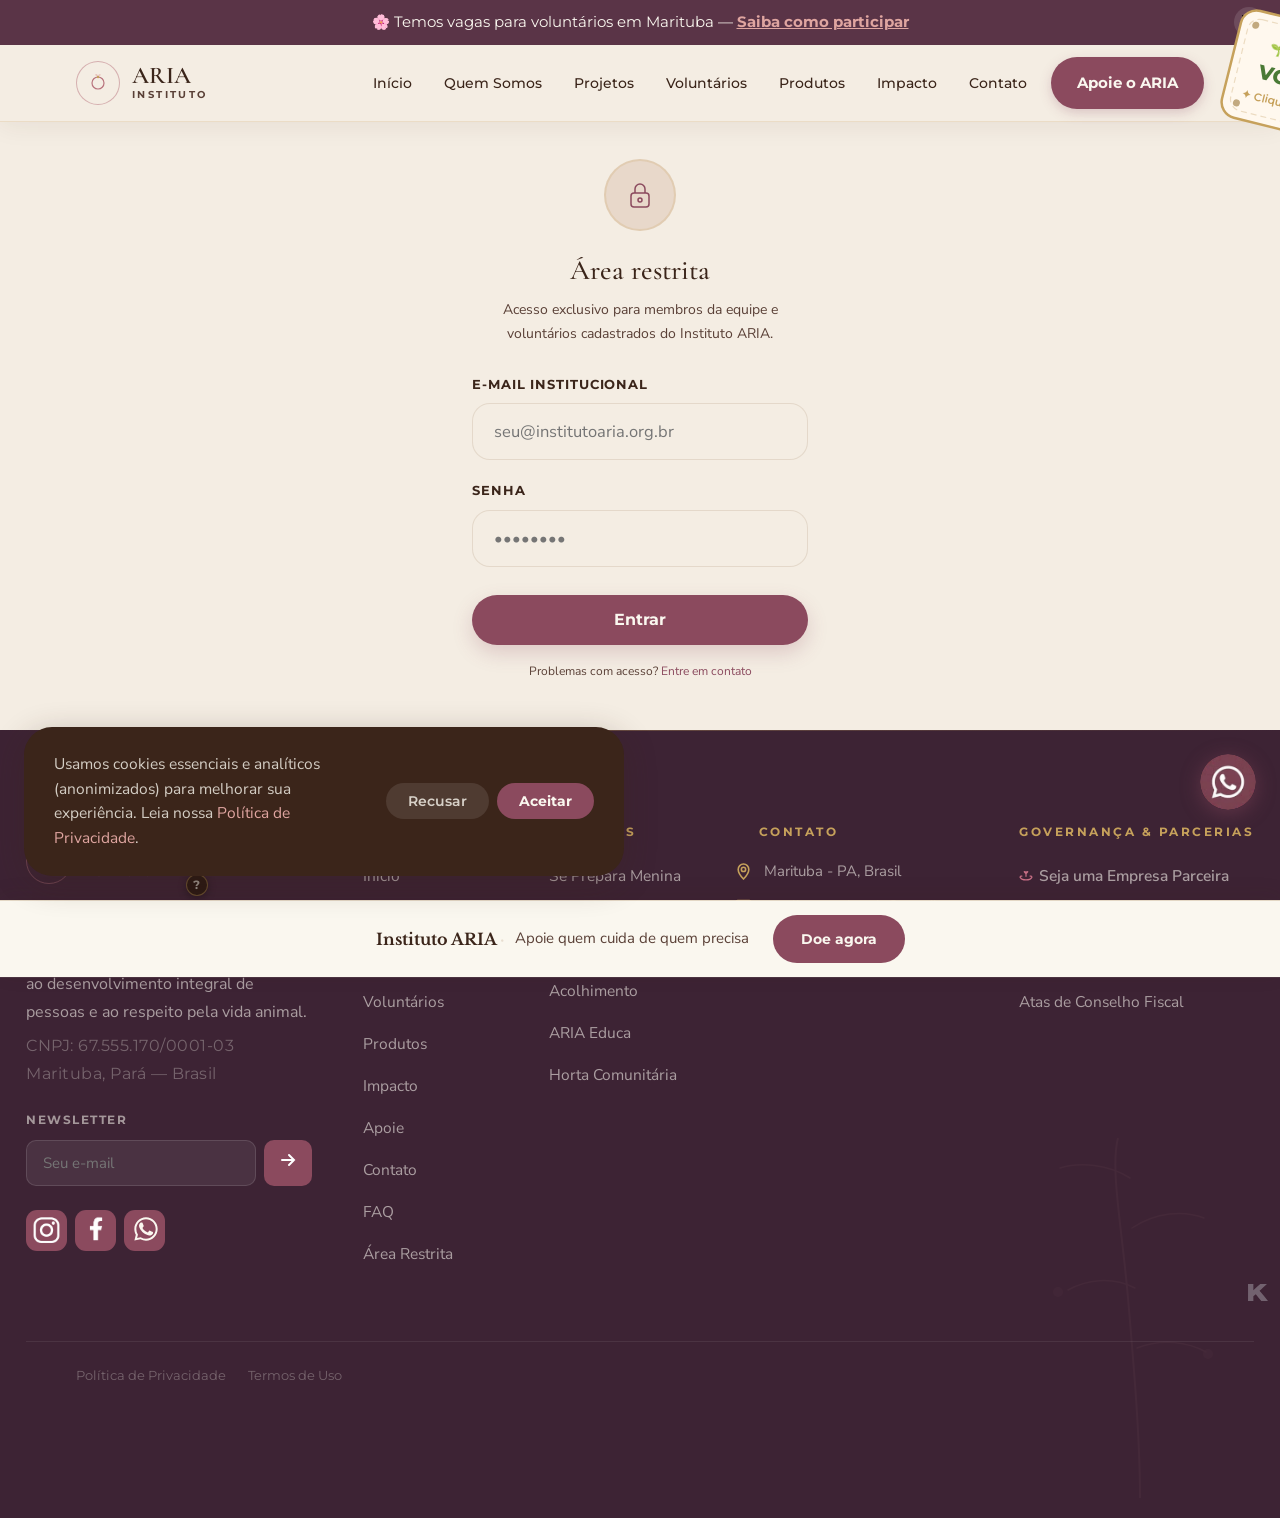
<file: restrita.html>
<!DOCTYPE html><html lang="pt-BR"><head><meta charset="UTF-8"><meta name="build-version" content="202607271522"><meta name="viewport" content="width=device-width, initial-scale=1.0"><meta name="description" content="Instituto ARIA — Acolher para cuidar, cuidar para transformar. ONG em Marituba, Pará, dedicada ao desenvolvimento integral de mulheres, famílias e proteção animal."><title>Área Restrita — Instituto ARIA</title><link rel="preconnect" href="https://fonts.googleapis.com"><link rel="preconnect" href="https://fonts.gstatic.com" crossorigin><link rel="preload" href="https://fonts.googleapis.com/css2?family=Cormorant+Garamond:ital,wght@0,300;0,400;0,500;0,600;1,300;1,400;1,500&family=Libre+Baskerville:ital,wght@0,400;0,700;1,400&family=Nunito+Sans:opsz,wght@6..12,300;6..12,400;6..12,500;6..12,600;6..12,700&family=Montserrat:wght@400;500;600;700;800&display=swap" as="style" onload="this.onload=null;this.rel='stylesheet'"><noscript><link rel="stylesheet" href="https://fonts.googleapis.com/css2?family=Cormorant+Garamond:ital,wght@0,300;0,400;0,500;0,600;1,300;1,400;1,500&family=Libre+Baskerville:ital,wght@0,400;0,700;1,400&family=Nunito+Sans:opsz,wght@6..12,300;6..12,400;6..12,500;6..12,600;6..12,700&family=Montserrat:wght@400;500;600;700;800&display=swap"></noscript><link rel="stylesheet" href="css/main.css?v=202607271522"><style>.plant-zone{position:relative;overflow:visible}.sprite-defs{position:absolute;width:0;height:0;overflow:hidden}.plant-point{position:absolute;width:0;height:0;pointer-events:none;z-index:9999}.plant-point .plant-slot{position:absolute;left:0;bottom:0;width:46px;margin-left:-23px;pointer-events:auto;cursor:pointer}.plant-graphic{width:100%;height:auto;display:block;transform-origin:bottom center;transform:scale(1,0);opacity:0;transition:transform .9s cubic-bezier(.34, 1.56, .64, 1),opacity .5s ease-out;filter:drop-shadow(0 2px 3px rgba(59,37,26,.1))}.plant-graphic.born{opacity:1;transform:scale(var(--size-scale,1));animation:aria-plant-sway var(--sway-dur,4s) ease-in-out infinite;animation-delay:var(--sway-delay, 0s)}@keyframes aria-plant-sway{0%,100%{rotate:-2.2deg}50%{rotate:2.2deg}}.plant-graphic.clicked{animation:aria-plant-shake .5s ease!important}@keyframes aria-plant-shake{0%{rotate:-2deg}20%{rotate:10deg}40%{rotate:-8deg}60%{rotate:6deg}80%{rotate:-4deg}100%{rotate:-2deg}}@media (hover:hover) and (pointer:fine){.plant-point:not(.deco) .plant-slot:hover .plant-graphic.born{animation:aria-plant-shake .5s ease!important}}.plant-point .plant-slot{-webkit-tap-highlight-color:transparent}.plant-point.deco .plant-slot{pointer-events:none;cursor:default}.plant-point.ghost{z-index:1}.plant-point.ghost .plant-slot{opacity:.4}.plant-point.nav-deco .plant-slot{width:28px;margin-left:-14px}.plant-slot.wide{width:72px;margin-left:-36px}.plant-point.nav-deco .plant-slot.wide{width:42px;margin-left:-21px}.nav-zone{overflow:visible}</style><style>.vine-sign-card{fill:#FFF8EE;stroke:#C6A15B;stroke-width:2.5;transition:fill .3s ease,stroke .3s ease}.vine-sign-wrapper.dragging .vine-sign-card,.vine-sign-wrapper:hover .vine-sign-card{fill:#FFF2DD;stroke:#8B4A5E}.vine-sign-text-title{font-family:Montserrat,sans-serif,Arial;font-size:13px;font-weight:700;fill:#8B4A5E;letter-spacing:2px;text-transform:uppercase;text-anchor:middle}.vine-sign-text-main{font-family:Montserrat,sans-serif,Arial;font-size:20px;font-weight:800;fill:#4A7A35;text-anchor:middle}.vine-sign-text-sub{font-family:Montserrat,sans-serif,Arial;font-size:11px;font-weight:600;fill:#C6A15B;text-anchor:middle}#vine-cta-layer{position:fixed;inset:0;width:100vw;height:100vh;pointer-events:none;z-index:850;overflow:hidden;opacity:0;transition:opacity 1.4s ease}#vine-cta-layer.vine-born{opacity:1}#vine-cta-svg{width:100%;height:100%;overflow:visible;display:block}.vine-sign-wrapper{pointer-events:auto;cursor:grab}.vine-sign-wrapper.dragging{cursor:grabbing}#vine-sign-text-layer{transition:opacity .22s ease}#vine-sign-text-layer.vine-text-fading{opacity:0}@media (max-width:768px),(hover:none) and (pointer:coarse){#vine-cta-layer{display:none}}</style></head><body data-page="restrita">
<script>
  /* Carrega o sprite SVG do jardim de plantas (externo, cacheado entre páginas).
     A insercao no DOM roda em idle time (nao compete com o primeiro scroll/paint);
     plants.js so monta o jardim depois que essa promise resolver. */
  window.ARIA_spriteReady = fetch('assets/svg/plants-sprite.svg?v=202607271200')
    .then(function (r) { return r.text(); })
    .then(function (svg) {
      return new Promise(function (resolve) {
        function insert() {
          var frag = document.createRange().createContextualFragment(svg);
          document.body.insertBefore(frag, document.body.firstChild);
          resolve();
        }
        if ('requestIdleCallback' in window) {
          requestIdleCallback(insert, { timeout: 300 });
        } else {
          setTimeout(insert, 0);
        }
      });
    })
    .catch(function () {});
</script>


<!-- ╔══════════════════════════════════╗ --><!-- ║ BARRA DE ANÚNCIO ║ --><!-- ╚══════════════════════════════════╝ --><div id="announce-bar"><span>🌸 Temos vagas para voluntários em Marituba — <a href="apoie.html">Saiba como participar</a></span><button class="ann-close" onclick="this.parentElement.style.display='none'; updateNavTop();" aria-label="Fechar anúncio"><svg width="14" height="14" viewBox="0 0 14 14" fill="none" stroke="currentColor" stroke-width="2" stroke-linecap="round"><path d="M1 1l12 12M13 1L1 13"/></svg></button></div><!-- ╔══════════════════════════════════╗ --><!-- ║ NAV STICKY ║ --><!-- ╚══════════════════════════════════╝ --><nav id="sticky-nav" role="navigation" aria-label="Navegação principal" class="plant-zone nav-zone"><div class="nav-inner"><a href="index.html" class="nav-logo" aria-label="Página inicial Instituto ARIA"><div class="nav-logo-icon"><svg width="22" height="22" viewBox="0 0 22 22" fill="none"><circle cx="11" cy="11" r="6" stroke="#B8737D" stroke-width="1.2"/><path d="M11 5 C11 2 9 1 8 3 C10 4 10.5 5.5 11 5Z" fill="#DFA5A0" fill-opacity=".6"/><path d="M11 5 C11 2 13 1 14 3 C12 4 11.5 5.5 11 5Z" fill="#DFA5A0" fill-opacity=".5"/><circle cx="11" cy="5" r="1.2" fill="#C6A15B"/></svg></div><div class="nav-logo-text">ARIA<small>Instituto</small></div></a><div class="nav-links" id="nav-links"><a href="index.html" class="nav-link" role="button" tabindex="0">Início</a><a href="quem-somos.html" class="nav-link" role="button" tabindex="0">Quem Somos</a><a href="projetos.html" class="nav-link" role="button" tabindex="0">Projetos</a><a href="voluntarios.html" id="nav-voluntarios" class="nav-link" role="button" tabindex="0">Volunt&aacute;rios</a><a href="produtos.html" class="nav-link" role="button" tabindex="0">Produtos</a><a href="impacto.html" class="nav-link" role="button" tabindex="0">Impacto</a><a href="contato.html" class="nav-link" role="button" tabindex="0">Contato</a><a href="apoie.html" class="nav-cta" id="nav-apoie-cta">Apoie o ARIA</a></div><button class="hamburger" onclick="openMobile()" aria-label="Abrir menu" aria-expanded="false"><svg width="22" height="16" viewBox="0 0 22 16" fill="none" stroke="#3B251A" stroke-width="1.8" stroke-linecap="round"><path d="M0 1h22M0 8h16M0 15h22"/></svg></button></div></nav><!-- ╔══════════════════════════════════╗ --><!-- ║ MOBILE OVERLAY ║ --><!-- ╚══════════════════════════════════╝ --><div id="mobile-overlay" role="dialog" aria-modal="true" aria-label="Menu de navegação"><button class="overlay-close" onclick="closeMobile()" aria-label="Fechar menu"><svg width="18" height="18" viewBox="0 0 18 18" fill="none" stroke="white" stroke-width="2" stroke-linecap="round"><path d="M1 1l16 16M17 1L1 17"/></svg></button><nav class="overlay-nav" aria-label="Navegação mobile"><a href="index.html" role="button" tabindex="0">Início</a><a href="quem-somos.html" role="button" tabindex="0">Quem Somos</a><a href="projetos.html" role="button" tabindex="0">Projetos</a><a href="produtos.html" role="button" tabindex="0">Produtos</a><a href="voluntarios.html" role="button" tabindex="0">Volunt&aacute;rios</a><a href="impacto.html" role="button" tabindex="0">Impacto</a><a href="contato.html" role="button" tabindex="0">Contato</a></nav><a href="apoie.html" class="btn-gold overlay-cta" style="font-size:17px;padding:16px 40px;">Apoie o ARIA ✦</a><p class="overlay-contact" style="margin-top:30px;"><a href="https://wa.me/5591987671010" target="_blank" rel="noopener">WhatsApp: (91) 9.8767-1010</a></p><!-- Botanical decoration — apenas no rodapé do menu --><div id="sway-slow-zone-1" style="position:absolute;bottom:0;left:0;right:0;height:200px;pointer-events:none;overflow:visible;" class="plant-zone sway-slow-zone" data-plant-sym="plant-slow-1"></div></div><!-- ╔══════════════════════════════════╗ --><!-- ║ PÁGINA: HOME ║ --><!-- ╚══════════════════════════════════╝ --><div id="page-restrita" class="page active"><div style="padding-top:66px;min-height:60vh;display:flex;align-items:center;justify-content:center;background:var(--aria-cream);"><div style="max-width:400px;text-align:center;padding:48px 32px;"><div style="width:72px;height:72px;border-radius:50%;background:var(--aria-card);border:2px solid var(--aria-border-gold);display:flex;align-items:center;justify-content:center;margin:0 auto 24px;" aria-hidden="true"><svg width="32" height="32" viewBox="0 0 32 32" fill="none" stroke="#8B4A5E" stroke-width="1.5"><rect x="7" y="14" width="18" height="14" rx="3"/><path d="M11 14v-4a5 5 0 0110 0v4"/><circle cx="16" cy="21" r="2"/></svg></div><h2 style="margin-bottom:12px;font-size:28px;">Área restrita</h2><p style="color:var(--aria-muted);font-size:14px;margin-bottom:28px;line-height:1.7;">Acesso exclusivo para membros da equipe e voluntários cadastrados do Instituto ARIA.</p><form onsubmit="event.preventDefault();" style="text-align:left;"><div class="form-group"><label for="rest-email">E-mail institucional</label><input type="email" id="rest-email" placeholder="seu@institutoaria.org.br" autocomplete="email"></div><div class="form-group"><label for="rest-pass">Senha</label><input type="password" id="rest-pass" placeholder="••••••••" autocomplete="current-password"></div><button type="submit" class="btn-primary form-submit">Entrar</button></form><p style="font-size:12px;color:var(--aria-muted);margin-top:16px;">Problemas com acesso? <a href="contato.html" style="color:var(--aria-wine);cursor:pointer;">Entre em contato</a></p></div></div></div><!-- /page-restrita --><!-- ╔══════════════════════════════════╗ --><!-- ║ PÁGINA: PRIVACIDADE ║ --><!-- ╚══════════════════════════════════╝ --><footer role="contentinfo" class="plant-zone footer-zone"><!-- Botanical bg decoration --><div class="footer-bg-botanical" aria-hidden="true"><svg width="320" height="380" viewBox="0 0 320 380" fill="none"><path d="M160 370 C160 310 154 240 148 170 C142 100 130 40 138 10" stroke="#DFA5A0" stroke-width="2"/><path d="M150 50 C128 36 100 34 80 40" stroke="#DFA5A0" stroke-width="1.5" stroke-linecap="round"/><path d="M152 100 C176 84 204 82 224 90" stroke="#DFA5A0" stroke-width="1.5" stroke-linecap="round"/><path d="M155 160 C131 148 106 152 88 162" stroke="#DFA5A0" stroke-width="1.5" stroke-linecap="round"/><path d="M157 220 C182 210 208 214 226 224" stroke="#DFA5A0" stroke-width="1.5" stroke-linecap="round"/><circle cx="78" cy="164" r="5" fill="#DFA5A0" fill-opacity=".6"/><circle cx="228" cy="226" r="5" fill="#DFA5A0" fill-opacity=".6"/></svg></div><div class="container-wide" style="position:relative;z-index:2;"><div class="footer-grid"><!-- Marca --><div class="footer-brand"><div class="footer-wm"><div class="footer-wm-icon"><svg width="22" height="22" viewBox="0 0 22 22" fill="none"><circle cx="11" cy="11" r="6" stroke="#DFA5A0" stroke-width="1.2"/><path d="M11 5 C11 2 9 1 8 3 C10 4 10.5 5.5 11 5Z" fill="#DFA5A0" fill-opacity=".7"/><path d="M11 5 C11 2 13 1 14 3 C12 4 11.5 5.5 11 5Z" fill="#DFA5A0" fill-opacity=".6"/><circle cx="11" cy="5" r="1.2" fill="#C6A15B"/></svg></div><div class="footer-wm-text">ARIA<small>Instituto</small></div><div id="seed-bag-container"><div id="seed-bag-btn" role="button" tabindex="0"
 aria-label="Clique duas vezes para pegar uma semente e plantá-la na página"><svg id="seed-bag-svg" viewBox="0 -4 48 62" xmlns="http://www.w3.org/2000/svg" aria-hidden="true"><path d="M8 26 C5 52 24 58 24 58 C24 58 43 52 40 26 C40 16 33 13 24 13 C15 13 8 16 8 26Z" fill="#C6A15B" opacity=".85"/><path d="M13 33 Q24 30 35 33" stroke="#9A7535" stroke-width=".8" fill="none" opacity=".5"/><path d="M11 41 Q24 38 37 41" stroke="#9A7535" stroke-width=".8" fill="none" opacity=".5"/><path d="M13 49 Q24 47 35 49" stroke="#9A7535" stroke-width=".8" fill="none" opacity=".5"/><circle cx="24" cy="25" r="3" fill="#8B4A5E" opacity=".35"/><circle cx="17" cy="35" r="2" fill="#8B4A5E" opacity=".28"/><circle cx="31" cy="37" r="2" fill="#8B4A5E" opacity=".28"/><ellipse cx="24" cy="15" rx="8.5" ry="4" fill="#8B4A5E"/><path d="M24 11 Q22 4 16 0" stroke="#4A7A35" stroke-width="1.7" fill="none" stroke-linecap="round"/><path d="M16 0 C8 -2 11 9 18 8 C19 4 16 0 16 0Z" fill="#5D8B3A"/><path d="M23 5 C27 1 32 6 28 10 C26 8 23 5 23 5Z" fill="#5D8B3A" opacity=".8"/></svg></div><button id="seed-help-btn" aria-label="Como usar o broto de semente">?</button><div id="seed-help-tooltip" role="tooltip" aria-hidden="true"><div class="tip-title">🌱 Plante uma semente</div><ol><li>Clique duas vezes no broto para pegar uma semente.</li><li>Arraste-a para qualquer local do site.</li><li>Clique duas vezes no local escolhido para plantar.</li></ol></div></div></div><p>Acolher para cuidar, cuidar para transformar. Uma organização dedicada ao desenvolvimento integral de pessoas e ao respeito pela vida animal.</p><p class="footer-cnpj">CNPJ: 67.555.170/0001-03<br>Marituba, Pará — Brasil</p><div class="footer-newsletter"><p>Newsletter</p><div class="footer-nl-form"><input type="email" placeholder="Seu e-mail" aria-label="E-mail para newsletter"><button aria-label="Assinar newsletter"><svg width="16" height="16" viewBox="0 0 16 16" fill="none" stroke="white" stroke-width="2" stroke-linecap="round"><path d="M2 8h12M9 3l5 5-5 5"/></svg></button></div></div><div class="footer-social" aria-label="Redes sociais" style="margin-top:24px;"><a class="social-btn" href="https://instagram.com/instituto.aria.ia" target="_blank" rel="noopener" aria-label="Instagram" style="background:var(--aria-wine);"><img src="assets/img/icones/instagram.webp" width="150" height="150" alt="" aria-hidden="true" class="social-icon-ig"/></a><a class="social-btn" href="https://facebook.com/instituto.aria.ia" target="_blank" rel="noopener" aria-label="Facebook" style="background:var(--aria-wine);"><img src="assets/img/icones/facebook.webp" width="150" height="150" alt="" aria-hidden="true" class="social-icon-fb"/></a><a class="social-btn" href="https://wa.me/5591987671010" target="_blank" rel="noopener" aria-label="WhatsApp" style="background:var(--aria-wine);"><svg xmlns="http://www.w3.org/2000/svg" viewBox="0 0 24 24" fill="white" aria-hidden="true" class="social-icon-wa"><path d="M17.472 14.382c-.297-.149-1.758-.867-2.03-.967-.273-.099-.471-.148-.67.15-.197.297-.767.966-.94 1.164-.173.199-.347.223-.644.075-.297-.15-1.255-.463-2.39-1.475-.883-.788-1.48-1.761-1.653-2.059-.173-.297-.018-.458.13-.606.134-.133.298-.347.446-.52.149-.174.198-.298.298-.497.099-.198.05-.371-.025-.52-.075-.149-.669-1.612-.916-2.207-.242-.579-.487-.5-.669-.51-.173-.008-.371-.01-.57-.01-.198 0-.52.074-.792.372-.272.297-1.04 1.016-1.04 2.479 0 1.462 1.065 2.875 1.213 3.074.149.198 2.096 3.2 5.077 4.487.709.306 1.262.489 1.694.625.712.227 1.36.195 1.871.118.571-.085 1.758-.719 2.006-1.413.248-.694.248-1.289.173-1.413-.074-.124-.272-.198-.57-.347z"/><path d="M12.004 2.003C6.477 2.003 2 6.48 2 12.008c0 1.77.462 3.433 1.268 4.88L2.05 21.949l5.205-1.197A9.955 9.955 0 0012.004 22c5.526 0 10.003-4.477 10.003-10.004C22.007 6.478 17.53 2.003 12.004 2.003zm0 18.343a8.293 8.293 0 01-4.228-1.156l-.303-.18-3.088.71.734-3.007-.197-.309A8.292 8.292 0 013.71 12.008c0-4.578 3.724-8.303 8.294-8.303 4.571 0 8.296 3.725 8.296 8.303 0 4.578-3.725 8.338-8.296 8.338z"/></svg></a></div></div><!-- Menu --><div class="footer-col footer-nav-col"><h2>Navegação</h2><ul><li><a href="index.html" role="button" tabindex="0">Início</a></li><li><a href="quem-somos.html" role="button" tabindex="0">Quem Somos</a></li><li><a href="projetos.html" role="button" tabindex="0">Projetos</a></li><li><a href="voluntarios.html" role="button" tabindex="0">Volunt&aacute;rios</a></li><li><a href="produtos.html" role="button" tabindex="0">Produtos</a></li><li><a href="impacto.html" role="button" tabindex="0">Impacto</a></li><li><a href="apoie.html" role="button" tabindex="0">Apoie</a></li><li><a href="contato.html" role="button" tabindex="0">Contato</a></li><li><a href="faq.html" role="button" tabindex="0">FAQ</a></li><li><a href="restrita.html" role="button" tabindex="0">Área Restrita</a></li></ul></div><!-- Projetos --><div class="footer-col footer-projetos-col"><h2><a href="projetos.html" role="button" tabindex="0" class="footer-col-title-link">Projetos</a></h2><ul><li><a href="projetos.html" role="button" tabindex="0">Se Prepara Menina</a></li><li><a href="projetos.html" role="button" tabindex="0">Viralatinha</a></li><li><a href="projetos.html" role="button" tabindex="0">Rede de Acolhimento</a></li><li><a href="projetos.html" role="button" tabindex="0">ARIA Educa</a></li><li><a href="projetos.html" role="button" tabindex="0">Horta Comunitária</a></li></ul></div><!-- Contato + newsletter --><!-- Contato --><div class="footer-col footer-contato-col"><h2 style="padding-left:24px;"><a href="contato.html" role="button" tabindex="0" class="footer-col-title-link">Contato</a></h2><div class="footer-contact-item"><svg viewBox="0 0 16 16"><path d="M8 1C5.24 1 3 3.24 3 6c0 3.75 5 9 5 9s5-5.25 5-9c0-2.76-2.24-5-5-5zm0 7a2 2 0 1 1 0-4 2 2 0 0 1 0 4z"/></svg><span>Marituba - PA, Brasil</span></div><div class="footer-contact-item"><svg viewBox="0 0 16 16"><rect x="1" y="2.5" width="14" height="11" rx="1.5"/><path d="M1 5.5l7 4 7-4"/></svg><a href="mailto:caroline.semiramis@gmail.com">caroline.semiramis@gmail.com</a></div><div class="footer-contact-item" style="display: flex; align-items: flex-start; gap: 8px;"><svg viewBox="0 0 16 16" width="16" height="16" style="margin-top: 4px;"><path d="M14 11l-2.5-2.5-1.5 1.5c-1-1-2-2-3-3l1.5-1.5L6 3 4 5c0 4 7 11 7 11l3-3z"/></svg><div style="display: flex; flex-direction: column; gap: 4px;"><a href="https://wa.me/5591987671010" target="_blank" rel="noopener">(91) 9.8767-1010</a><a href="https://wa.me/5591982558088" target="_blank" rel="noopener">(91) 9.8255-8088</a></div></div></div><div class="footer-col footer-gov-col"><h2><a href="governanca.html" role="button" tabindex="0" class="footer-col-title-link">Governan&ccedil;a &amp; Parcerias</a></h2><ul><li><a href="parceria.html" role="button" tabindex="0" class="footer-link-partner"><svg class="footer-partner-icon" viewBox="0 0 16 16" aria-hidden="true"><path d="M1.3 9.6c1.1 1.9 3.1 2.9 6.7 2.9s5.6-1 6.7-2.9M1.3 9.6c-.1-1 .8-1.9 1.9-1.4M14.7 9.6c.1-1-.8-1.9-1.9-1.4M8 8.4V3.2M8 5.4C8 3.4 6.8 2.4 6 3.2c.8.8 1.3 1.4 2 2.2zm0 0c0-2 1.2-3 2-2.2-.8.8-1.3 1.4-2 2.2z"/></svg> Seja uma Empresa Parceira</a></li><li><a href="governanca.html#relatorio" role="button" tabindex="0">Relatório Anual 2025</a></li><li><a href="governanca.html#programacao" role="button" tabindex="0">Programação 2026</a></li><li><a href="governanca.html#atas" role="button" tabindex="0">Atas de Conselho Fiscal</a></li></ul></div></div><!-- Footer bottom --><div class="footer-bottom"><div class="footer-bottom-links"><a href="privacidade.html" role="button" tabindex="0">Política de Privacidade</a><a href="privacidade.html" role="button" tabindex="0">Termos de Uso</a></div></div></div></footer><!-- ╔══════════════════════════════════╗ --><!-- ║ FLOATING ELEMENTS ║ --><!-- ╚══════════════════════════════════╝ --><!-- WhatsApp float --><a class="wa-float" href="https://wa.me/5591987671010" target="_blank" rel="noopener" aria-label="Fale conosco pelo WhatsApp"><picture><source srcset="assets/img/icones/whatsapp.avif?v=202607271200" type="image/avif"><source srcset="assets/img/icones/whatsapp.webp?v=202607271200" type="image/webp"><img src="assets/img/icones/whatsapp.webp?v=202607271200" alt="WhatsApp" width="128" height="128" loading="lazy"/></picture></a><!-- Mobile CTA bar --><div id="mobile-cta-bar" role="complementary" aria-label="Acesso rápido"><div class="mob-cta-text"><strong>Instituto ARIA</strong>
 Apoie quem cuida de quem precisa
 </div><a href="apoie.html" class="mob-cta-btn">Doe agora</a></div><!-- Cookie banner --><div id="cookie" role="dialog" aria-label="Aviso de cookies" aria-live="polite"><p>Usamos cookies essenciais e analíticos (anonimizados) para melhorar sua experiência. Leia nossa <a href="privacidade.html" onclick="hideCookie();">Política de Privacidade</a>.</p><div class="cookie-btns"><button class="btn-decline" onclick="hideCookie()">Recusar</button><button class="btn-accept" onclick="hideCookie()">Aceitar</button></div></div><!-- ╔══════════════════════════════════╗ --><!-- ║ JAVASCRIPT ║ --><!-- ╚══════════════════════════════════╝ --><!-- ── MODAL ÚNICO — Depoimentos & Casos de Resgate ── --><div id="impact-modal-backdrop" class="impact-modal-backdrop"
 role="dialog" aria-modal="true" aria-labelledby="impact-modal-name"
 style="display:none;"><div class="impact-modal-panel" id="impact-modal-panel"><button class="impact-modal-close" id="impact-modal-close-btn" aria-label="Fechar"><svg width="14" height="14" viewBox="0 0 14 14" fill="none" stroke="currentColor" stroke-width="2" stroke-linecap="round"><line x1="1" y1="1" x2="13" y2="13"/><line x1="13" y1="1" x2="1" y2="13"/></svg></button><!-- Visual preenchido via JS --><div id="impact-modal-visual"></div><div class="impact-modal-content"><div id="impact-modal-name" class="modal-name"></div><div id="impact-modal-role" class="modal-role"></div><p id="impact-modal-text" class="modal-text"></p><div id="impact-modal-gallery" class="impact-modal-gallery" style="display:none;"></div></div></div></div><!-- ============ SELO KUPIM DIGITAL ============ --><div id="kupim-badge-wrap"><a
 id="kupim-badge"
 href="https://www.linkedin.com/in/allanlauzid/"
 target="_blank"
 rel="noopener"
 aria-label="Uma criação de Kupim Digital. Clique para falar conosco."
 ><span class="k-logo-spacer" aria-hidden="true"></span><span class="badge-text">© <span class="kupim-year">2026</span><b>Instituto ARIA</b>. Todos os direitos reservados.<br>Uma criação de <b>Kupim Digital</b>.</span></a><span class="k-logo-wrap" aria-hidden="true"><svg viewBox="0 0 80.339996 68.730003" xmlns="http://www.w3.org/2000/svg"><defs><linearGradient id="k-fill-gradient" x1="0%" y1="0%" x2="100%" y2="100%"><stop id="k-stop-1" offset="0%" stop-color="#eff3f8"/><stop id="k-stop-2" offset="100%" stop-color="#eff3f8"/></linearGradient></defs><path d="m 13.66,16.47 c 7.19,-0.43 14.44,-0.34 21.63,-0.04 -0.24,8.15 0,16.3 -0.14,24.45 C 44.4,32.62 53.53,24.22 62.99,16.19 71.94,16.35 80.9,16.03 89.85,16.38 83.67,21.31 78.35,27.2 72.22,32.19 68.1,35.71 64.48,39.82 60.09,43 71.83,56.41 82.59,70.68 93.98,84.4 91.4,85.16 88.68,84.79 86.03,84.85 79.75,84.76 73.47,85.02 67.2,84.71 59.87,75.36 52.54,66.01 44.97,56.86 c -3.63,2.59 -6.28,6.29 -9.84,9 0.14,6.27 -0.03,12.54 0.12,18.81 -7.19,0.24 -14.43,0.42 -21.61,-0.1 0.34,-22.69 0.3,-45.41 0.02,-68.1 z" transform="translate(-13.640002,-16.175853)" fill="url(#k-fill-gradient)"/></svg></span></div><!-- ============ FIM DO SELO ============ --><div id="vine-cta-layer" aria-hidden="false"><svg id="vine-cta-svg" xmlns="http://www.w3.org/2000/svg"><path id="vine-rope-outer" fill="none" stroke="#8a6b3f" stroke-width="4" stroke-linecap="round" stroke-linejoin="round" opacity=".55"/><path id="vine-rope-inner" fill="none" stroke="#5f7a45" stroke-width="2" stroke-linecap="round" stroke-linejoin="round" opacity=".7"/><g id="vine-leaves-layer"></g><g id="vine-flowers-layer"></g><g class="vine-sign-wrapper" id="vine-cta-sign" role="button" tabindex="0"
 aria-label="Faça parte, Voluntário — clique para saber mais, ou arraste para mover"><line id="vine-cord-1" stroke="#9A7535" stroke-width="2.5" stroke-dasharray="4 2"/><line id="vine-cord-2" stroke="#9A7535" stroke-width="2.5" stroke-dasharray="4 2"/><circle id="vine-cord-pin" r="5" fill="#8B4A5E"/><g id="vine-sign-card-group"><rect class="vine-sign-card" x="0" y="0" width="200" height="110" rx="16"/><rect x="8" y="8" width="184" height="94" rx="12" fill="none" stroke="#E8D5B7" stroke-width="1.2" stroke-dasharray="6 4" opacity=".8"/><circle cx="15" cy="15" r="3.5" fill="#9A7535" opacity=".6"/><circle cx="185" cy="15" r="3.5" fill="#9A7535" opacity=".6"/><circle cx="15" cy="95" r="3.5" fill="#9A7535" opacity=".6"/><circle cx="185" cy="95" r="3.5" fill="#9A7535" opacity=".6"/><g id="vine-sign-text-layer"><text id="vine-sign-title" class="vine-sign-text-title" x="100" y="38">🌱 FAÇA PARTE</text><text id="vine-sign-main" class="vine-sign-text-main" x="100" y="66">VOLUNTÁRIO</text><text id="vine-sign-sub" class="vine-sign-text-sub" x="100" y="88">✦ Clique aqui e saiba mais ✦</text></g></g></g></svg></div><!-- Moldes de folha/flor reais (extraídos de cipo-voluntarios-1/2.svg) --><svg width="0" height="0" style="position:absolute" aria-hidden="true"><defs><g id="vine-leaf-tpl-1"><path d="M0,0 C-30,-10 -50,10 -40,30 C-20,40 0,20 0,0 Z" fill="#5D8B3A"/><path d="M0,0 Q-25,10 -38,28" stroke="#A3C285" stroke-width="1.5" fill="none"/></g><g id="vine-leaf-tpl-2"><path d="M0,0 C35,-15 55,10 40,35 C15,40 -5,20 0,0 Z" fill="#4A7A35"/><path d="M0,0 Q25,10 38,32" stroke="#A3C285" stroke-width="1.5" fill="none"/></g><g id="vine-leaf-tpl-3"><path d="M0,0 C-20,35 10,65 40,50 C50,25 25,-5 0,0 Z" fill="#5D8B3A"/><path d="M0,0 Q15,30 38,47" stroke="#A3C285" stroke-width="1.5" fill="none"/></g><g id="vine-leaf-tpl-4"><path d="M0,0 C-10,-40 20,-65 45,-45 C50,-20 20,10 0,0 Z" fill="#6D9B4A" opacity=".9"/><path d="M0,0 Q25,-30 43,-43" stroke="#A3C285" stroke-width="1.5" fill="none"/></g><g id="vine-flower-tpl-1" transform="scale(0.85)"><circle cx="-8" cy="0" r="7" fill="#DFA5A0" opacity=".9"/><circle cx="8" cy="0" r="7" fill="#DFA5A0" opacity=".9"/><circle cx="0" cy="-8" r="7" fill="#DFA5A0" opacity=".9"/><circle cx="0" cy="8" r="7" fill="#DFA5A0" opacity=".9"/><circle cx="0" cy="0" r="6" fill="#8B4A5E"/><circle cx="0" cy="0" r="3" fill="#C6A15B"/></g><g id="vine-flower-tpl-2" transform="scale(0.75)"><circle cx="-7" cy="0" r="6" fill="#DFA5A0"/><circle cx="7" cy="0" r="6" fill="#DFA5A0"/><circle cx="0" cy="-7" r="6" fill="#DFA5A0"/><circle cx="0" cy="7" r="6" fill="#DFA5A0"/><circle cx="0" cy="0" r="5" fill="#8B4A5E"/><circle cx="0" cy="0" r="2.5" fill="#C6A15B"/></g></defs></svg>
<script src="js/core.js?v=202607271500"></script>
<script src="js/plants.js?v=202607271500"></script>
<script src="js/features.js?v=202607271500"></script>
<script src="js/behold.js?v=202607271500"></script>
<script src="js/vine.js?v=202607271522"></script>
<script src="js/spa-nav.js?v=202607271500"></script>
<span id="site-build-tag" title="Versão do site">v202607271522</span></body></html>
</file>
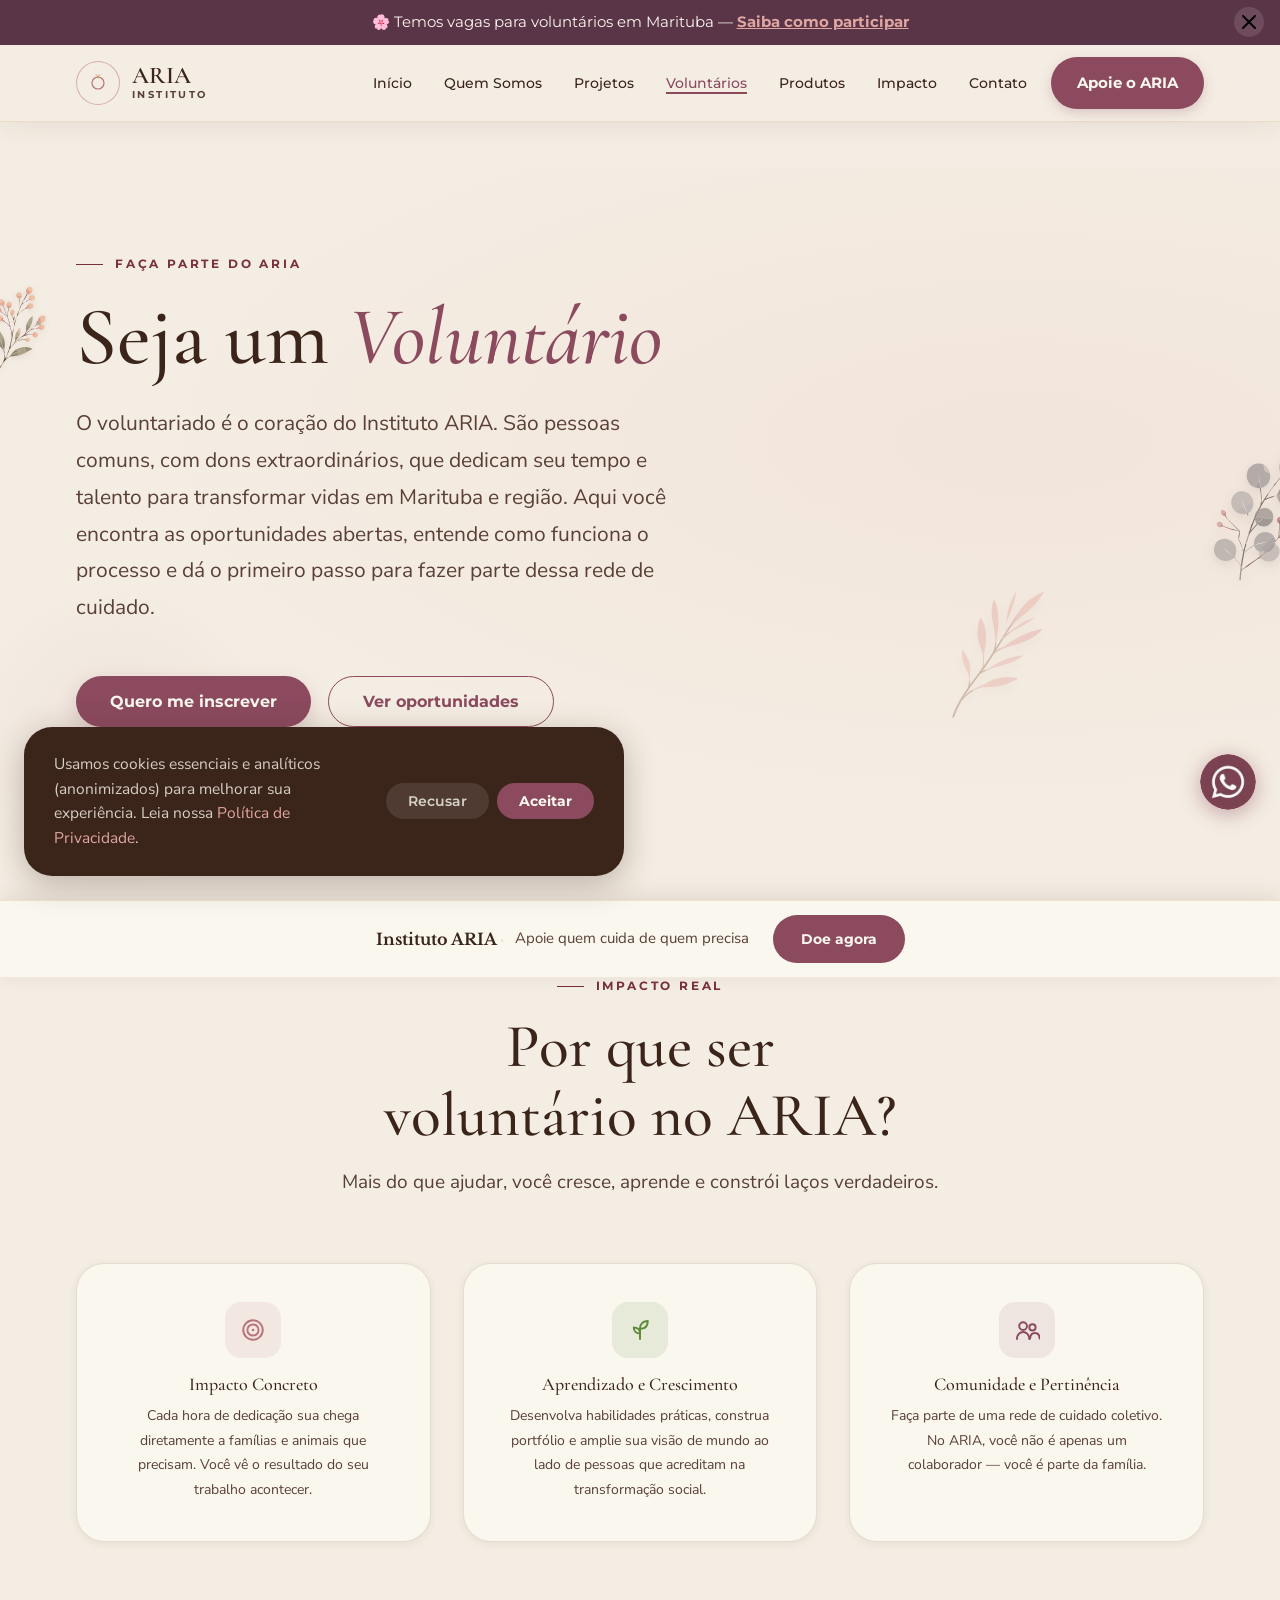
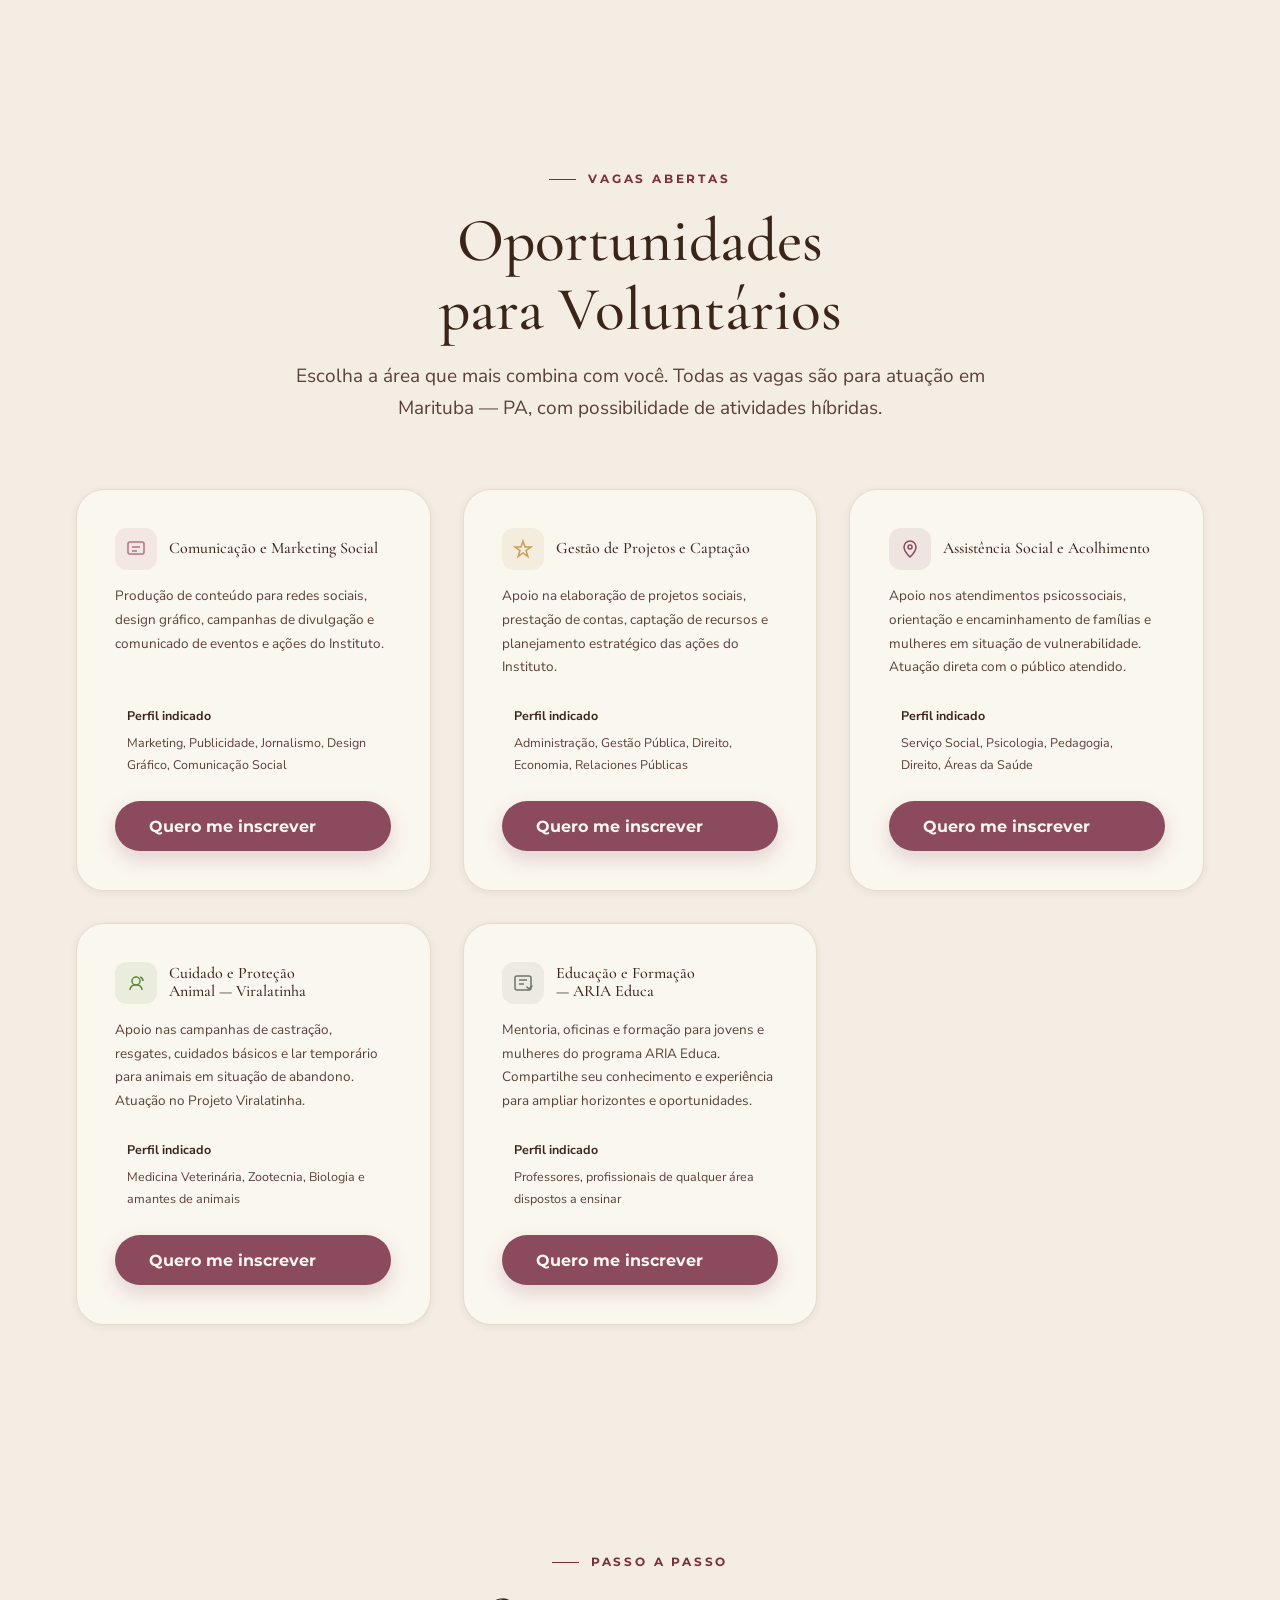
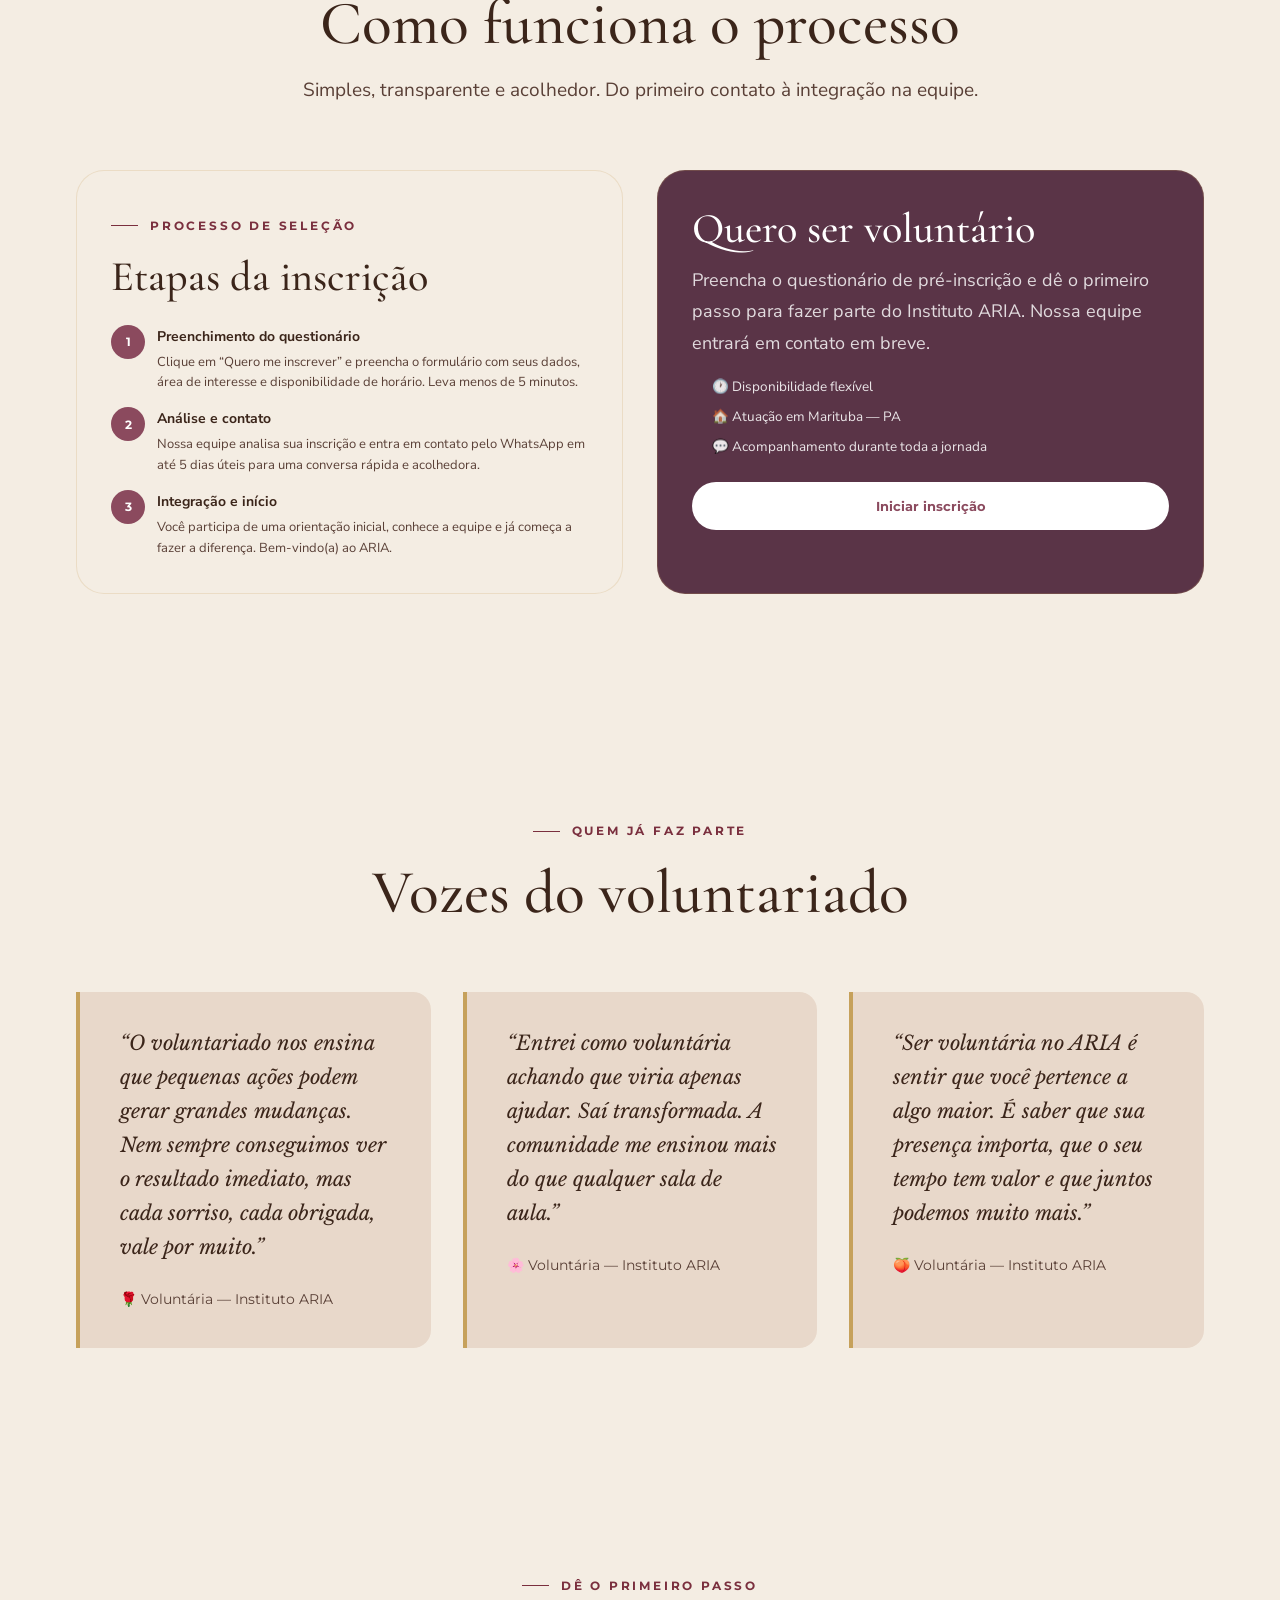
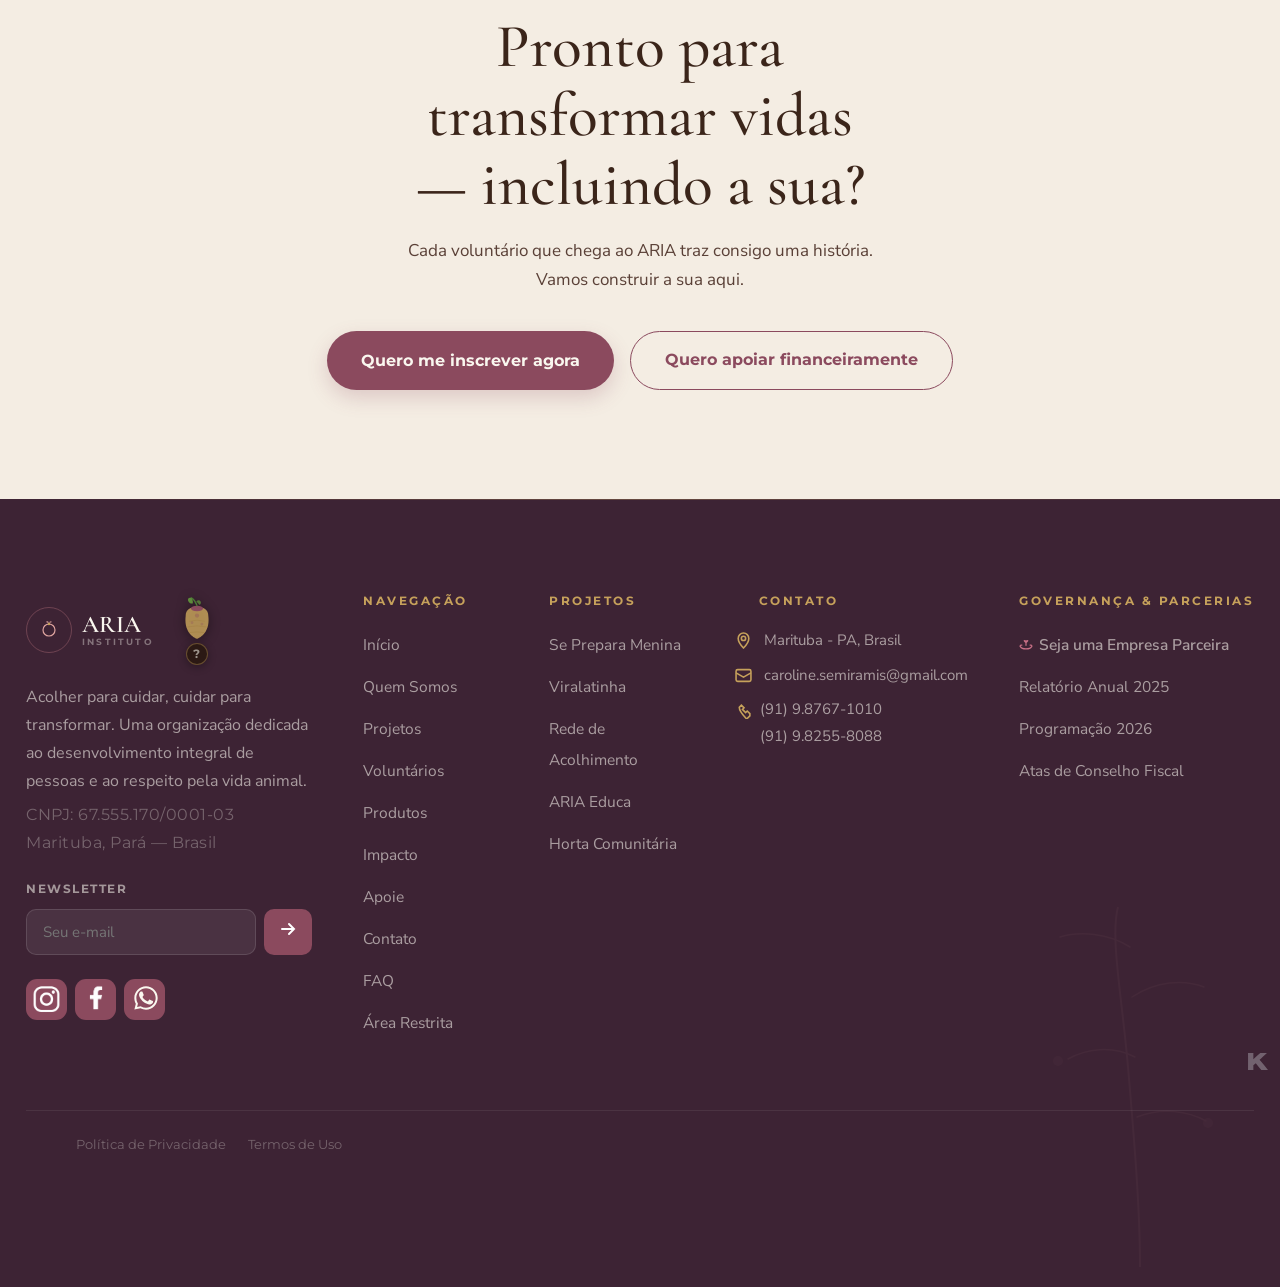
<file: voluntarios.html>
<!DOCTYPE html><html lang="pt-BR"><head><meta charset="UTF-8"><meta name="build-version" content="202607271522"><meta name="viewport" content="width=device-width, initial-scale=1.0"><meta name="description" content="Instituto ARIA — Acolher para cuidar, cuidar para transformar. ONG em Marituba, Pará, dedicada ao desenvolvimento integral de mulheres, famílias e proteção animal."><title>Voluntários — Instituto ARIA</title><link rel="preconnect" href="https://fonts.googleapis.com"><link rel="preconnect" href="https://fonts.gstatic.com" crossorigin><link rel="preload" href="https://fonts.googleapis.com/css2?family=Cormorant+Garamond:ital,wght@0,300;0,400;0,500;0,600;1,300;1,400;1,500&family=Libre+Baskerville:ital,wght@0,400;0,700;1,400&family=Nunito+Sans:opsz,wght@6..12,300;6..12,400;6..12,500;6..12,600;6..12,700&family=Montserrat:wght@400;500;600;700;800&display=swap" as="style" onload="this.onload=null;this.rel='stylesheet'"><noscript><link rel="stylesheet" href="https://fonts.googleapis.com/css2?family=Cormorant+Garamond:ital,wght@0,300;0,400;0,500;0,600;1,300;1,400;1,500&family=Libre+Baskerville:ital,wght@0,400;0,700;1,400&family=Nunito+Sans:opsz,wght@6..12,300;6..12,400;6..12,500;6..12,600;6..12,700&family=Montserrat:wght@400;500;600;700;800&display=swap"></noscript><link rel="stylesheet" href="css/main.css?v=202607271522"><style>.plant-zone{position:relative;overflow:visible}.sprite-defs{position:absolute;width:0;height:0;overflow:hidden}.plant-point{position:absolute;width:0;height:0;pointer-events:none;z-index:9999}.plant-point .plant-slot{position:absolute;left:0;bottom:0;width:46px;margin-left:-23px;pointer-events:auto;cursor:pointer}.plant-graphic{width:100%;height:auto;display:block;transform-origin:bottom center;transform:scale(1,0);opacity:0;transition:transform .9s cubic-bezier(.34, 1.56, .64, 1),opacity .5s ease-out;filter:drop-shadow(0 2px 3px rgba(59,37,26,.1))}.plant-graphic.born{opacity:1;transform:scale(var(--size-scale,1));animation:aria-plant-sway var(--sway-dur,4s) ease-in-out infinite;animation-delay:var(--sway-delay, 0s)}@keyframes aria-plant-sway{0%,100%{rotate:-2.2deg}50%{rotate:2.2deg}}.plant-graphic.clicked{animation:aria-plant-shake .5s ease!important}@keyframes aria-plant-shake{0%{rotate:-2deg}20%{rotate:10deg}40%{rotate:-8deg}60%{rotate:6deg}80%{rotate:-4deg}100%{rotate:-2deg}}@media (hover:hover) and (pointer:fine){.plant-point:not(.deco) .plant-slot:hover .plant-graphic.born{animation:aria-plant-shake .5s ease!important}}.plant-point .plant-slot{-webkit-tap-highlight-color:transparent}.plant-point.deco .plant-slot{pointer-events:none;cursor:default}.plant-point.ghost{z-index:1}.plant-point.ghost .plant-slot{opacity:.4}.plant-point.nav-deco .plant-slot{width:28px;margin-left:-14px}.plant-slot.wide{width:72px;margin-left:-36px}.plant-point.nav-deco .plant-slot.wide{width:42px;margin-left:-21px}.nav-zone{overflow:visible}</style><style>.vine-sign-card{fill:#FFF8EE;stroke:#C6A15B;stroke-width:2.5;transition:fill .3s ease,stroke .3s ease}.vine-sign-wrapper.dragging .vine-sign-card,.vine-sign-wrapper:hover .vine-sign-card{fill:#FFF2DD;stroke:#8B4A5E}.vine-sign-text-title{font-family:Montserrat,sans-serif,Arial;font-size:13px;font-weight:700;fill:#8B4A5E;letter-spacing:2px;text-transform:uppercase;text-anchor:middle}.vine-sign-text-main{font-family:Montserrat,sans-serif,Arial;font-size:20px;font-weight:800;fill:#4A7A35;text-anchor:middle}.vine-sign-text-sub{font-family:Montserrat,sans-serif,Arial;font-size:11px;font-weight:600;fill:#C6A15B;text-anchor:middle}#vine-cta-layer{position:fixed;inset:0;width:100vw;height:100vh;pointer-events:none;z-index:850;overflow:hidden;opacity:0;transition:opacity 1.4s ease}#vine-cta-layer.vine-born{opacity:1}#vine-cta-svg{width:100%;height:100%;overflow:visible;display:block}.vine-sign-wrapper{pointer-events:auto;cursor:grab}.vine-sign-wrapper.dragging{cursor:grabbing}#vine-sign-text-layer{transition:opacity .22s ease}#vine-sign-text-layer.vine-text-fading{opacity:0}@media (max-width:768px),(hover:none) and (pointer:coarse){#vine-cta-layer{display:none}}</style></head><body data-page="voluntarios">
<script>
  /* Carrega o sprite SVG do jardim de plantas (externo, cacheado entre páginas).
     A insercao no DOM roda em idle time (nao compete com o primeiro scroll/paint);
     plants.js so monta o jardim depois que essa promise resolver. */
  window.ARIA_spriteReady = fetch('assets/svg/plants-sprite.svg?v=202607271200')
    .then(function (r) { return r.text(); })
    .then(function (svg) {
      return new Promise(function (resolve) {
        function insert() {
          var frag = document.createRange().createContextualFragment(svg);
          document.body.insertBefore(frag, document.body.firstChild);
          resolve();
        }
        if ('requestIdleCallback' in window) {
          requestIdleCallback(insert, { timeout: 300 });
        } else {
          setTimeout(insert, 0);
        }
      });
    })
    .catch(function () {});
</script>


<!-- ╔══════════════════════════════════╗ --><!-- ║ BARRA DE ANÚNCIO ║ --><!-- ╚══════════════════════════════════╝ --><div id="announce-bar"><span>🌸 Temos vagas para voluntários em Marituba — <a href="apoie.html">Saiba como participar</a></span><button class="ann-close" onclick="this.parentElement.style.display='none'; updateNavTop();" aria-label="Fechar anúncio"><svg width="14" height="14" viewBox="0 0 14 14" fill="none" stroke="currentColor" stroke-width="2" stroke-linecap="round"><path d="M1 1l12 12M13 1L1 13"/></svg></button></div><!-- ╔══════════════════════════════════╗ --><!-- ║ NAV STICKY ║ --><!-- ╚══════════════════════════════════╝ --><nav id="sticky-nav" role="navigation" aria-label="Navegação principal" class="plant-zone nav-zone"><div class="nav-inner"><a href="index.html" class="nav-logo" aria-label="Página inicial Instituto ARIA"><div class="nav-logo-icon"><svg width="22" height="22" viewBox="0 0 22 22" fill="none"><circle cx="11" cy="11" r="6" stroke="#B8737D" stroke-width="1.2"/><path d="M11 5 C11 2 9 1 8 3 C10 4 10.5 5.5 11 5Z" fill="#DFA5A0" fill-opacity=".6"/><path d="M11 5 C11 2 13 1 14 3 C12 4 11.5 5.5 11 5Z" fill="#DFA5A0" fill-opacity=".5"/><circle cx="11" cy="5" r="1.2" fill="#C6A15B"/></svg></div><div class="nav-logo-text">ARIA<small>Instituto</small></div></a><div class="nav-links" id="nav-links"><a href="index.html" class="nav-link" role="button" tabindex="0">Início</a><a href="quem-somos.html" class="nav-link" role="button" tabindex="0">Quem Somos</a><a href="projetos.html" class="nav-link" role="button" tabindex="0">Projetos</a><a href="voluntarios.html" id="nav-voluntarios" class="nav-link" role="button" tabindex="0">Volunt&aacute;rios</a><a href="produtos.html" class="nav-link" role="button" tabindex="0">Produtos</a><a href="impacto.html" class="nav-link" role="button" tabindex="0">Impacto</a><a href="contato.html" class="nav-link" role="button" tabindex="0">Contato</a><a href="apoie.html" class="nav-cta" id="nav-apoie-cta">Apoie o ARIA</a></div><button class="hamburger" onclick="openMobile()" aria-label="Abrir menu" aria-expanded="false"><svg width="22" height="16" viewBox="0 0 22 16" fill="none" stroke="#3B251A" stroke-width="1.8" stroke-linecap="round"><path d="M0 1h22M0 8h16M0 15h22"/></svg></button></div></nav><!-- ╔══════════════════════════════════╗ --><!-- ║ MOBILE OVERLAY ║ --><!-- ╚══════════════════════════════════╝ --><div id="mobile-overlay" role="dialog" aria-modal="true" aria-label="Menu de navegação"><button class="overlay-close" onclick="closeMobile()" aria-label="Fechar menu"><svg width="18" height="18" viewBox="0 0 18 18" fill="none" stroke="white" stroke-width="2" stroke-linecap="round"><path d="M1 1l16 16M17 1L1 17"/></svg></button><nav class="overlay-nav" aria-label="Navegação mobile"><a href="index.html" role="button" tabindex="0">Início</a><a href="quem-somos.html" role="button" tabindex="0">Quem Somos</a><a href="projetos.html" role="button" tabindex="0">Projetos</a><a href="produtos.html" role="button" tabindex="0">Produtos</a><a href="voluntarios.html" role="button" tabindex="0">Volunt&aacute;rios</a><a href="impacto.html" role="button" tabindex="0">Impacto</a><a href="contato.html" role="button" tabindex="0">Contato</a></nav><a href="apoie.html" class="btn-gold overlay-cta" style="font-size:17px;padding:16px 40px;">Apoie o ARIA ✦</a><p class="overlay-contact" style="margin-top:30px;"><a href="https://wa.me/5591987671010" target="_blank" rel="noopener">WhatsApp: (91) 9.8767-1010</a></p><!-- Botanical decoration — apenas no rodapé do menu --><div id="sway-slow-zone-1" style="position:absolute;bottom:0;left:0;right:0;height:200px;pointer-events:none;overflow:visible;" class="plant-zone sway-slow-zone" data-plant-sym="plant-slow-1"></div></div><!-- ╔══════════════════════════════════╗ --><!-- ║ PÁGINA: HOME ║ --><!-- ╚══════════════════════════════════╝ --><div id="page-voluntarios" class="page active"><div class="page-spacer"></div><section class="page-hero plant-zone"><div class="page-hero-bg-orb" aria-hidden="true"></div><div class="container"><div class="eyebrow fade-up">Fa&ccedil;a parte do ARIA</div><h1 class="fade-up delay-1">Seja um <em>Volunt&aacute;rio</em></h1><p class="fade-up delay-2">O voluntariado &eacute; o cora&ccedil;&atilde;o do Instituto ARIA. S&atilde;o pessoas comuns, com dons extraordin&aacute;rios, que dedicam seu tempo e talento para transformar vidas em Marituba e regi&atilde;o. Aqui voc&ecirc; encontra as oportunidades abertas, entende como funciona o processo e d&aacute; o primeiro passo para fazer parte dessa rede de cuidado.</p><div class="hero-ctas fade-up delay-3" style="margin-top:50px;"><button class="btn-primary" onclick="showPage('inscricao')">Quero me inscrever</button><button class="btn-secondary" onclick="document.getElementById('vol-oportunidades').scrollIntoView({behavior:'smooth'})">Ver oportunidades</button></div></div></section><!-- POR QUE SER VOLUNTARIO --><section class="section"><div class="container"><div class="section-header fade-up"><div class="eyebrow">Impacto real</div><h2>Por que ser volunt&aacute;rio no ARIA?</h2><p>Mais do que ajudar, voc&ecirc; cresce, aprende e constr&oacute;i la&ccedil;os verdadeiros.</p></div><div class="grid-3" style="margin-top:40px;"><div class="aria-card-ivory fade-up" style="text-align:center;"><div class="why-vol-icon" style="background:rgba(184,115,125,.12);margin:0 auto 16px;" aria-hidden="true"><svg viewBox="0 0 20 20" fill="none" stroke="#B8737D" stroke-width="1.5"><circle cx="10" cy="10" r="7.5"/><circle cx="10" cy="10" r="4.3"/><circle cx="10" cy="10" r="1" fill="#B8737D" stroke="none"/></svg></div><h3 style="font-size:18px;margin-bottom:10px;">Impacto Concreto</h3><p style="font-size:14px;color:var(--aria-muted);line-height:1.75;">Cada hora de dedica&ccedil;&atilde;o sua chega diretamente a fam&iacute;lias e animais que precisam. Voc&ecirc; v&ecirc; o resultado do seu trabalho acontecer.</p></div><div class="aria-card-ivory fade-up delay-1" style="text-align:center;"><div class="why-vol-icon" style="background:rgba(93,139,58,.12);margin:0 auto 16px;" aria-hidden="true"><svg viewBox="0 0 20 20" fill="none" stroke="#5D8B3A" stroke-width="1.5" stroke-linecap="round" stroke-linejoin="round"><path d="M10 17V9"/><path d="M10 9c0-4 3-6 6-6 0 4-2 6-6 6z"/><path d="M10 12.3c0-2.8-2.3-4.3-4.8-4.3 0 2.8 1.9 4.6 4.8 4.6z"/></svg></div><h3 style="font-size:18px;margin-bottom:10px;">Aprendizado e Crescimento</h3><p style="font-size:14px;color:var(--aria-muted);line-height:1.75;">Desenvolva habilidades pr&aacute;ticas, construa portf&oacute;lio e amplie sua vis&atilde;o de mundo ao lado de pessoas que acreditam na transforma&ccedil;&atilde;o social.</p></div><div class="aria-card-ivory fade-up delay-2" style="text-align:center;"><div class="why-vol-icon" style="background:rgba(139,74,94,.1);margin:0 auto 16px;" aria-hidden="true"><svg viewBox="0 0 20 20" fill="none" stroke="#8B4A5E" stroke-width="1.5" stroke-linecap="round" stroke-linejoin="round"><circle cx="7" cy="7" r="3"/><circle cx="14.2" cy="8" r="2.4"/><path d="M2.3 17c0-3.3 2.1-5.5 4.7-5.5s4.7 2.2 4.7 5.5"/><path d="M12.3 16.6c.2-2.6 1.8-4.3 3.8-4.3 2 0 3.5 1.8 3.7 4.3"/></svg></div><h3 style="font-size:18px;margin-bottom:10px;">Comunidade e Pertin&ecirc;ncia</h3><p style="font-size:14px;color:var(--aria-muted);line-height:1.75;">Fa&ccedil;a parte de uma rede de cuidado coletivo. No ARIA, voc&ecirc; n&atilde;o &eacute; apenas um colaborador &mdash; voc&ecirc; &eacute; parte da fam&iacute;lia.</p></div></div></div></section><!-- OPORTUNIDADES ABERTAS --><section class="section" id="vol-oportunidades" style="background:var(--aria-cream);"><div class="container"><div class="section-header fade-up"><div class="eyebrow">Vagas abertas</div><h2>Oportunidades para Volunt&aacute;rios</h2><p>Escolha a &aacute;rea que mais combina com voc&ecirc;. Todas as vagas s&atilde;o para atua&ccedil;&atilde;o em Marituba &mdash; PA, com possibilidade de atividades h&iacute;bridas.</p></div><div class="grid-3" style="margin-top:40px;"><article class="aria-card-ivory fade-up" style="display:flex;flex-direction:column;"><div style="display:flex;align-items:center;gap:12px;margin-bottom:14px;"><div style="width:42px;height:42px;border-radius:12px;background:rgba(184,115,125,.12);display:flex;align-items:center;justify-content:center;flex-shrink:0;" aria-hidden="true"><svg width="20" height="20" viewBox="0 0 20 20" fill="none" stroke="#B8737D" stroke-width="1.5"><rect x="2" y="3" width="16" height="12" rx="2"/><path d="M6 8h8M6 12h5"/></svg></div><h3 style="font-size:16px;margin:0;">Comunica&ccedil;&atilde;o e Marketing Social</h3></div><p style="font-size:13.5px;color:var(--aria-muted);line-height:1.75;flex:1;">Produ&ccedil;&atilde;o de conte&uacute;do para redes sociais, design gr&aacute;fico, campanhas de divulga&ccedil;&atilde;o e comunicado de eventos e a&ccedil;&otilde;es do Instituto.</p><div style="margin:14px 0;padding:12px;background:var(--aria-ivory);border-radius:8px;font-size:12.5px;color:var(--aria-muted);"><strong style="color:var(--aria-brown);display:block;margin-bottom:6px;">Perfil indicado</strong>
 Marketing, Publicidade, Jornalismo, Design Gr&aacute;fico, Comunica&ccedil;&atilde;o Social
 </div><button class="btn-primary" style="width:100%;margin-top:auto;" onclick="showPage('inscricao')">Quero me inscrever</button></article><article class="aria-card-ivory fade-up delay-1" style="display:flex;flex-direction:column;"><div style="display:flex;align-items:center;gap:12px;margin-bottom:14px;"><div style="width:42px;height:42px;border-radius:12px;background:rgba(198,161,91,.12);display:flex;align-items:center;justify-content:center;flex-shrink:0;" aria-hidden="true"><svg width="20" height="20" viewBox="0 0 20 20" fill="none" stroke="#C6A15B" stroke-width="1.5"><path d="M10 2l2 6h6l-5 3.6 1.9 6L10 14l-4.9 3.6 1.9-6L2 8h6z"/></svg></div><h3 style="font-size:16px;margin:0;">Gest&atilde;o de Projetos e Capta&ccedil;&atilde;o</h3></div><p style="font-size:13.5px;color:var(--aria-muted);line-height:1.75;flex:1;">Apoio na elabora&ccedil;&atilde;o de projetos sociais, presta&ccedil;&atilde;o de contas, capta&ccedil;&atilde;o de recursos e planejamento estrat&eacute;gico das a&ccedil;&otilde;es do Instituto.</p><div style="margin:14px 0;padding:12px;background:var(--aria-ivory);border-radius:8px;font-size:12.5px;color:var(--aria-muted);"><strong style="color:var(--aria-brown);display:block;margin-bottom:6px;">Perfil indicado</strong>
 Administra&ccedil;&atilde;o, Gest&atilde;o P&uacute;blica, Direito, Economia, Relaciones P&uacute;blicas
 </div><button class="btn-primary" style="width:100%;margin-top:auto;" onclick="showPage('inscricao')">Quero me inscrever</button></article><article class="aria-card-ivory fade-up delay-2" style="display:flex;flex-direction:column;"><div style="display:flex;align-items:center;gap:12px;margin-bottom:14px;"><div style="width:42px;height:42px;border-radius:12px;background:rgba(139,74,94,.1);display:flex;align-items:center;justify-content:center;flex-shrink:0;" aria-hidden="true"><svg width="20" height="20" viewBox="0 0 20 20" fill="none" stroke="#8B4A5E" stroke-width="1.5"><path d="M10 2C6.69 2 4 4.69 4 8c0 4.5 6 10 6 10s6-5.5 6-10c0-3.31-2.69-6-6-6zm0 8a2 2 0 110-4 2 2 0 010 4z"/></svg></div><h3 style="font-size:16px;margin:0;">Assist&ecirc;ncia Social e Acolhimento</h3></div><p style="font-size:13.5px;color:var(--aria-muted);line-height:1.75;flex:1;">Apoio nos atendimentos psicossociais, orienta&ccedil;&atilde;o e encaminhamento de fam&iacute;lias e mulheres em situa&ccedil;&atilde;o de vulnerabilidade. Atua&ccedil;&atilde;o direta com o p&uacute;blico atendido.</p><div style="margin:14px 0;padding:12px;background:var(--aria-ivory);border-radius:8px;font-size:12.5px;color:var(--aria-muted);"><strong style="color:var(--aria-brown);display:block;margin-bottom:6px;">Perfil indicado</strong>
 Servi&ccedil;o Social, Psicologia, Pedagogia, Direito, &Aacute;reas da Sa&uacute;de
 </div><button class="btn-primary" style="width:100%;margin-top:auto;" onclick="showPage('inscricao')">Quero me inscrever</button></article><article class="aria-card-ivory fade-up delay-1" style="display:flex;flex-direction:column;"><div style="display:flex;align-items:center;gap:12px;margin-bottom:14px;"><div style="width:42px;height:42px;border-radius:12px;background:rgba(93,139,58,.1);display:flex;align-items:center;justify-content:center;flex-shrink:0;" aria-hidden="true"><svg width="20" height="20" viewBox="0 0 20 20" fill="none" stroke="#5D8B3A" stroke-width="1.5"><circle cx="10" cy="8" r="4"/><path d="M4 17c0-3.31 2.69-5 6-5s6 1.69 6 5"/><path d="M14 4c1.5.5 3 2 3 4"/></svg></div><h3 style="font-size:16px;margin:0;">Cuidado e Prote&ccedil;&atilde;o Animal &mdash; Viralatinha</h3></div><p style="font-size:13.5px;color:var(--aria-muted);line-height:1.75;flex:1;">Apoio nas campanhas de castração, resgates, cuidados b&aacute;sicos e lar tempor&aacute;rio para animais em situa&ccedil;&atilde;o de abandono. Atua&ccedil;&atilde;o no Projeto Viralatinha.</p><div style="margin:14px 0;padding:12px;background:var(--aria-ivory);border-radius:8px;font-size:12.5px;color:var(--aria-muted);"><strong style="color:var(--aria-brown);display:block;margin-bottom:6px;">Perfil indicado</strong>
 Medicina Veterin&aacute;ria, Zootecnia, Biologia e amantes de animais
 </div><button class="btn-primary" style="width:100%;margin-top:auto;" onclick="showPage('inscricao')">Quero me inscrever</button></article><article class="aria-card-ivory fade-up delay-2" style="display:flex;flex-direction:column;"><div style="display:flex;align-items:center;gap:12px;margin-bottom:14px;"><div style="width:42px;height:42px;border-radius:12px;background:rgba(111,116,104,.1);display:flex;align-items:center;justify-content:center;flex-shrink:0;" aria-hidden="true"><svg width="20" height="20" viewBox="0 0 20 20" fill="none" stroke="#6F7468" stroke-width="1.5"><rect x="2" y="3" width="16" height="14" rx="2"/><path d="M6 7h8M6 11h5"/><path d="M14 14l2 2 3-3" stroke-linecap="round"/></svg></div><h3 style="font-size:16px;margin:0;">Educa&ccedil;&atilde;o e Forma&ccedil;&atilde;o &mdash; ARIA Educa</h3></div><p style="font-size:13.5px;color:var(--aria-muted);line-height:1.75;flex:1;">Mentoria, oficinas e forma&ccedil;&atilde;o para jovens e mulheres do programa ARIA Educa. Compartilhe seu conhecimento e experi&ecirc;ncia para ampliar horizontes e oportunidades.</p><div style="margin:14px 0;padding:12px;background:var(--aria-ivory);border-radius:8px;font-size:12.5px;color:var(--aria-muted);"><strong style="color:var(--aria-brown);display:block;margin-bottom:6px;">Perfil indicado</strong>
 Professores, profissionais de qualquer &aacute;rea dispostos a ensinar
 </div><button class="btn-primary" style="width:100%;margin-top:auto;" onclick="showPage('inscricao')">Quero me inscrever</button></article></div></div></section><!-- COMO FUNCIONA --><section class="section"><div class="container"><div class="section-header fade-up"><div class="eyebrow">Passo a passo</div><h2>Como funciona o processo</h2><p>Simples, transparente e acolhedor. Do primeiro contato &agrave; integra&ccedil;&atilde;o na equipe.</p></div><div class="volunteer-project-grid" style="margin-top:40px;"><div class="volunteer-process-card fade-up"><div class="eyebrow">Processo de sele&ccedil;&atilde;o</div><h3>Etapas da inscri&ccedil;&atilde;o</h3><div class="volunteer-steps"><div class="volunteer-step"><span class="volunteer-step-number">1</span><div><strong>Preenchimento do question&aacute;rio</strong><p>Clique em &ldquo;Quero me inscrever&rdquo; e preencha o formul&aacute;rio com seus dados, &aacute;rea de interesse e disponibilidade de hor&aacute;rio. Leva menos de 5 minutos.</p></div></div><div class="volunteer-step"><span class="volunteer-step-number">2</span><div><strong>An&aacute;lise e contato</strong><p>Nossa equipe analisa sua inscri&ccedil;&atilde;o e entra em contato pelo WhatsApp em at&eacute; 5 dias &uacute;teis para uma conversa r&aacute;pida e acolhedora.</p></div></div><div class="volunteer-step"><span class="volunteer-step-number">3</span><div><strong>Integra&ccedil;&atilde;o e in&iacute;cio</strong><p>Voc&ecirc; participa de uma orienta&ccedil;&atilde;o inicial, conhece a equipe e j&aacute; come&ccedil;a a fazer a diferen&ccedil;a. Bem-vindo(a) ao ARIA.</p></div></div></div></div><div class="volunteer-form-card fade-up delay-1"><h3>Quero ser volunt&aacute;rio</h3><p>Preencha o question&aacute;rio de pr&eacute;-inscri&ccedil;&atilde;o e d&ecirc; o primeiro passo para fazer parte do Instituto ARIA. Nossa equipe entrar&aacute; em contato em breve.</p><ul><li>&#128336; Disponibilidade flex&iacute;vel</li><li>&#127968; Atua&ccedil;&atilde;o em Marituba &mdash; PA</li><li>&#128172; Acompanhamento durante toda a jornada</li></ul><button class="volunteer-form-open" type="button" onclick="showPage('inscricao')" aria-describedby="volunteer-form-status">Iniciar inscri&ccedil;&atilde;o</button><p id="volunteer-form-status-vol" class="volunteer-form-status"></p></div></div></div></section><!-- DEPOIMENTOS --><section class="section" style="background:var(--aria-cream);"><div class="container"><div class="section-header fade-up"><div class="eyebrow">Quem j&aacute; faz parte</div><h2>Vozes do voluntariado</h2></div><div class="grid-3" style="margin-top:40px;"><div class="blockquote-card fade-up"><blockquote>&ldquo;O voluntariado nos ensina que pequenas a&ccedil;&otilde;es podem gerar grandes mudan&ccedil;as. Nem sempre conseguimos ver o resultado imediato, mas cada sorriso, cada obrigada, vale por muito.&rdquo;</blockquote><cite>&#127801; Volunt&aacute;ria &mdash; Instituto ARIA</cite></div><div class="blockquote-card fade-up delay-1"><blockquote>&ldquo;Entrei como volunt&aacute;ria achando que viria apenas ajudar. Sa&iacute; transformada. A comunidade me ensinou mais do que qualquer sala de aula.&rdquo;</blockquote><cite>&#127800; Volunt&aacute;ria &mdash; Instituto ARIA</cite></div><div class="blockquote-card fade-up delay-2"><blockquote>&ldquo;Ser volunt&aacute;ria no ARIA &eacute; sentir que voc&ecirc; pertence a algo maior. &Eacute; saber que sua presen&ccedil;a importa, que o seu tempo tem valor e que juntos podemos muito mais.&rdquo;</blockquote><cite>&#127825; Volunt&aacute;ria &mdash; Instituto ARIA</cite></div></div></div></section><!-- CTA FINAL --><section class="section"><div class="container" style="text-align:center;"><div class="fade-up"><div class="eyebrow">D&ecirc; o primeiro passo</div><h2 style="max-width:560px;margin:0 auto 16px;">Pronto para transformar vidas &mdash; incluindo a sua?</h2><p style="color:var(--aria-muted);font-size:17px;max-width:480px;margin:0 auto 36px;line-height:1.75;">Cada volunt&aacute;rio que chega ao ARIA traz consigo uma hist&oacute;ria. Vamos construir a sua aqui.</p><div style="display:flex;gap:16px;justify-content:center;flex-wrap:wrap;"><button class="btn-primary" onclick="showPage('inscricao')">Quero me inscrever agora</button><a href="apoie.html" class="btn-secondary">Quero apoiar financeiramente</a></div></div></div></section></div><!-- /page-voluntarios --><!-- ╔══════════════════════════════════╗ --><!-- ║ PÁGINA: PRODUTOS ║ --><!-- ╚══════════════════════════════════╝ --><footer role="contentinfo" class="plant-zone footer-zone"><!-- Botanical bg decoration --><div class="footer-bg-botanical" aria-hidden="true"><svg width="320" height="380" viewBox="0 0 320 380" fill="none"><path d="M160 370 C160 310 154 240 148 170 C142 100 130 40 138 10" stroke="#DFA5A0" stroke-width="2"/><path d="M150 50 C128 36 100 34 80 40" stroke="#DFA5A0" stroke-width="1.5" stroke-linecap="round"/><path d="M152 100 C176 84 204 82 224 90" stroke="#DFA5A0" stroke-width="1.5" stroke-linecap="round"/><path d="M155 160 C131 148 106 152 88 162" stroke="#DFA5A0" stroke-width="1.5" stroke-linecap="round"/><path d="M157 220 C182 210 208 214 226 224" stroke="#DFA5A0" stroke-width="1.5" stroke-linecap="round"/><circle cx="78" cy="164" r="5" fill="#DFA5A0" fill-opacity=".6"/><circle cx="228" cy="226" r="5" fill="#DFA5A0" fill-opacity=".6"/></svg></div><div class="container-wide" style="position:relative;z-index:2;"><div class="footer-grid"><!-- Marca --><div class="footer-brand"><div class="footer-wm"><div class="footer-wm-icon"><svg width="22" height="22" viewBox="0 0 22 22" fill="none"><circle cx="11" cy="11" r="6" stroke="#DFA5A0" stroke-width="1.2"/><path d="M11 5 C11 2 9 1 8 3 C10 4 10.5 5.5 11 5Z" fill="#DFA5A0" fill-opacity=".7"/><path d="M11 5 C11 2 13 1 14 3 C12 4 11.5 5.5 11 5Z" fill="#DFA5A0" fill-opacity=".6"/><circle cx="11" cy="5" r="1.2" fill="#C6A15B"/></svg></div><div class="footer-wm-text">ARIA<small>Instituto</small></div><div id="seed-bag-container"><div id="seed-bag-btn" role="button" tabindex="0"
 aria-label="Clique duas vezes para pegar uma semente e plantá-la na página"><svg id="seed-bag-svg" viewBox="0 -4 48 62" xmlns="http://www.w3.org/2000/svg" aria-hidden="true"><path d="M8 26 C5 52 24 58 24 58 C24 58 43 52 40 26 C40 16 33 13 24 13 C15 13 8 16 8 26Z" fill="#C6A15B" opacity=".85"/><path d="M13 33 Q24 30 35 33" stroke="#9A7535" stroke-width=".8" fill="none" opacity=".5"/><path d="M11 41 Q24 38 37 41" stroke="#9A7535" stroke-width=".8" fill="none" opacity=".5"/><path d="M13 49 Q24 47 35 49" stroke="#9A7535" stroke-width=".8" fill="none" opacity=".5"/><circle cx="24" cy="25" r="3" fill="#8B4A5E" opacity=".35"/><circle cx="17" cy="35" r="2" fill="#8B4A5E" opacity=".28"/><circle cx="31" cy="37" r="2" fill="#8B4A5E" opacity=".28"/><ellipse cx="24" cy="15" rx="8.5" ry="4" fill="#8B4A5E"/><path d="M24 11 Q22 4 16 0" stroke="#4A7A35" stroke-width="1.7" fill="none" stroke-linecap="round"/><path d="M16 0 C8 -2 11 9 18 8 C19 4 16 0 16 0Z" fill="#5D8B3A"/><path d="M23 5 C27 1 32 6 28 10 C26 8 23 5 23 5Z" fill="#5D8B3A" opacity=".8"/></svg></div><button id="seed-help-btn" aria-label="Como usar o broto de semente">?</button><div id="seed-help-tooltip" role="tooltip" aria-hidden="true"><div class="tip-title">🌱 Plante uma semente</div><ol><li>Clique duas vezes no broto para pegar uma semente.</li><li>Arraste-a para qualquer local do site.</li><li>Clique duas vezes no local escolhido para plantar.</li></ol></div></div></div><p>Acolher para cuidar, cuidar para transformar. Uma organização dedicada ao desenvolvimento integral de pessoas e ao respeito pela vida animal.</p><p class="footer-cnpj">CNPJ: 67.555.170/0001-03<br>Marituba, Pará — Brasil</p><div class="footer-newsletter"><p>Newsletter</p><div class="footer-nl-form"><input type="email" placeholder="Seu e-mail" aria-label="E-mail para newsletter"><button aria-label="Assinar newsletter"><svg width="16" height="16" viewBox="0 0 16 16" fill="none" stroke="white" stroke-width="2" stroke-linecap="round"><path d="M2 8h12M9 3l5 5-5 5"/></svg></button></div></div><div class="footer-social" aria-label="Redes sociais" style="margin-top:24px;"><a class="social-btn" href="https://instagram.com/instituto.aria.ia" target="_blank" rel="noopener" aria-label="Instagram" style="background:var(--aria-wine);"><img src="assets/img/icones/instagram.webp" width="150" height="150" alt="" aria-hidden="true" class="social-icon-ig"/></a><a class="social-btn" href="https://facebook.com/instituto.aria.ia" target="_blank" rel="noopener" aria-label="Facebook" style="background:var(--aria-wine);"><img src="assets/img/icones/facebook.webp" width="150" height="150" alt="" aria-hidden="true" class="social-icon-fb"/></a><a class="social-btn" href="https://wa.me/5591987671010" target="_blank" rel="noopener" aria-label="WhatsApp" style="background:var(--aria-wine);"><svg xmlns="http://www.w3.org/2000/svg" viewBox="0 0 24 24" fill="white" aria-hidden="true" class="social-icon-wa"><path d="M17.472 14.382c-.297-.149-1.758-.867-2.03-.967-.273-.099-.471-.148-.67.15-.197.297-.767.966-.94 1.164-.173.199-.347.223-.644.075-.297-.15-1.255-.463-2.39-1.475-.883-.788-1.48-1.761-1.653-2.059-.173-.297-.018-.458.13-.606.134-.133.298-.347.446-.52.149-.174.198-.298.298-.497.099-.198.05-.371-.025-.52-.075-.149-.669-1.612-.916-2.207-.242-.579-.487-.5-.669-.51-.173-.008-.371-.01-.57-.01-.198 0-.52.074-.792.372-.272.297-1.04 1.016-1.04 2.479 0 1.462 1.065 2.875 1.213 3.074.149.198 2.096 3.2 5.077 4.487.709.306 1.262.489 1.694.625.712.227 1.36.195 1.871.118.571-.085 1.758-.719 2.006-1.413.248-.694.248-1.289.173-1.413-.074-.124-.272-.198-.57-.347z"/><path d="M12.004 2.003C6.477 2.003 2 6.48 2 12.008c0 1.77.462 3.433 1.268 4.88L2.05 21.949l5.205-1.197A9.955 9.955 0 0012.004 22c5.526 0 10.003-4.477 10.003-10.004C22.007 6.478 17.53 2.003 12.004 2.003zm0 18.343a8.293 8.293 0 01-4.228-1.156l-.303-.18-3.088.71.734-3.007-.197-.309A8.292 8.292 0 013.71 12.008c0-4.578 3.724-8.303 8.294-8.303 4.571 0 8.296 3.725 8.296 8.303 0 4.578-3.725 8.338-8.296 8.338z"/></svg></a></div></div><!-- Menu --><div class="footer-col footer-nav-col"><h2>Navegação</h2><ul><li><a href="index.html" role="button" tabindex="0">Início</a></li><li><a href="quem-somos.html" role="button" tabindex="0">Quem Somos</a></li><li><a href="projetos.html" role="button" tabindex="0">Projetos</a></li><li><a href="voluntarios.html" role="button" tabindex="0">Volunt&aacute;rios</a></li><li><a href="produtos.html" role="button" tabindex="0">Produtos</a></li><li><a href="impacto.html" role="button" tabindex="0">Impacto</a></li><li><a href="apoie.html" role="button" tabindex="0">Apoie</a></li><li><a href="contato.html" role="button" tabindex="0">Contato</a></li><li><a href="faq.html" role="button" tabindex="0">FAQ</a></li><li><a href="restrita.html" role="button" tabindex="0">Área Restrita</a></li></ul></div><!-- Projetos --><div class="footer-col footer-projetos-col"><h2><a href="projetos.html" role="button" tabindex="0" class="footer-col-title-link">Projetos</a></h2><ul><li><a href="projetos.html" role="button" tabindex="0">Se Prepara Menina</a></li><li><a href="projetos.html" role="button" tabindex="0">Viralatinha</a></li><li><a href="projetos.html" role="button" tabindex="0">Rede de Acolhimento</a></li><li><a href="projetos.html" role="button" tabindex="0">ARIA Educa</a></li><li><a href="projetos.html" role="button" tabindex="0">Horta Comunitária</a></li></ul></div><!-- Contato + newsletter --><!-- Contato --><div class="footer-col footer-contato-col"><h2 style="padding-left:24px;"><a href="contato.html" role="button" tabindex="0" class="footer-col-title-link">Contato</a></h2><div class="footer-contact-item"><svg viewBox="0 0 16 16"><path d="M8 1C5.24 1 3 3.24 3 6c0 3.75 5 9 5 9s5-5.25 5-9c0-2.76-2.24-5-5-5zm0 7a2 2 0 1 1 0-4 2 2 0 0 1 0 4z"/></svg><span>Marituba - PA, Brasil</span></div><div class="footer-contact-item"><svg viewBox="0 0 16 16"><rect x="1" y="2.5" width="14" height="11" rx="1.5"/><path d="M1 5.5l7 4 7-4"/></svg><a href="mailto:caroline.semiramis@gmail.com">caroline.semiramis@gmail.com</a></div><div class="footer-contact-item" style="display: flex; align-items: flex-start; gap: 8px;"><svg viewBox="0 0 16 16" width="16" height="16" style="margin-top: 4px;"><path d="M14 11l-2.5-2.5-1.5 1.5c-1-1-2-2-3-3l1.5-1.5L6 3 4 5c0 4 7 11 7 11l3-3z"/></svg><div style="display: flex; flex-direction: column; gap: 4px;"><a href="https://wa.me/5591987671010" target="_blank" rel="noopener">(91) 9.8767-1010</a><a href="https://wa.me/5591982558088" target="_blank" rel="noopener">(91) 9.8255-8088</a></div></div></div><div class="footer-col footer-gov-col"><h2><a href="governanca.html" role="button" tabindex="0" class="footer-col-title-link">Governan&ccedil;a &amp; Parcerias</a></h2><ul><li><a href="parceria.html" role="button" tabindex="0" class="footer-link-partner"><svg class="footer-partner-icon" viewBox="0 0 16 16" aria-hidden="true"><path d="M1.3 9.6c1.1 1.9 3.1 2.9 6.7 2.9s5.6-1 6.7-2.9M1.3 9.6c-.1-1 .8-1.9 1.9-1.4M14.7 9.6c.1-1-.8-1.9-1.9-1.4M8 8.4V3.2M8 5.4C8 3.4 6.8 2.4 6 3.2c.8.8 1.3 1.4 2 2.2zm0 0c0-2 1.2-3 2-2.2-.8.8-1.3 1.4-2 2.2z"/></svg> Seja uma Empresa Parceira</a></li><li><a href="governanca.html#relatorio" role="button" tabindex="0">Relatório Anual 2025</a></li><li><a href="governanca.html#programacao" role="button" tabindex="0">Programação 2026</a></li><li><a href="governanca.html#atas" role="button" tabindex="0">Atas de Conselho Fiscal</a></li></ul></div></div><!-- Footer bottom --><div class="footer-bottom"><div class="footer-bottom-links"><a href="privacidade.html" role="button" tabindex="0">Política de Privacidade</a><a href="privacidade.html" role="button" tabindex="0">Termos de Uso</a></div></div></div></footer><!-- ╔══════════════════════════════════╗ --><!-- ║ FLOATING ELEMENTS ║ --><!-- ╚══════════════════════════════════╝ --><!-- WhatsApp float --><a class="wa-float" href="https://wa.me/5591987671010" target="_blank" rel="noopener" aria-label="Fale conosco pelo WhatsApp"><picture><source srcset="assets/img/icones/whatsapp.avif?v=202607271200" type="image/avif"><source srcset="assets/img/icones/whatsapp.webp?v=202607271200" type="image/webp"><img src="assets/img/icones/whatsapp.webp?v=202607271200" alt="WhatsApp" width="128" height="128" loading="lazy"/></picture></a><!-- Mobile CTA bar --><div id="mobile-cta-bar" role="complementary" aria-label="Acesso rápido"><div class="mob-cta-text"><strong>Instituto ARIA</strong>
 Apoie quem cuida de quem precisa
 </div><a href="apoie.html" class="mob-cta-btn">Doe agora</a></div><!-- Cookie banner --><div id="cookie" role="dialog" aria-label="Aviso de cookies" aria-live="polite"><p>Usamos cookies essenciais e analíticos (anonimizados) para melhorar sua experiência. Leia nossa <a href="privacidade.html" onclick="hideCookie();">Política de Privacidade</a>.</p><div class="cookie-btns"><button class="btn-decline" onclick="hideCookie()">Recusar</button><button class="btn-accept" onclick="hideCookie()">Aceitar</button></div></div><!-- ╔══════════════════════════════════╗ --><!-- ║ JAVASCRIPT ║ --><!-- ╚══════════════════════════════════╝ --><!-- ── MODAL ÚNICO — Depoimentos & Casos de Resgate ── --><div id="impact-modal-backdrop" class="impact-modal-backdrop"
 role="dialog" aria-modal="true" aria-labelledby="impact-modal-name"
 style="display:none;"><div class="impact-modal-panel" id="impact-modal-panel"><button class="impact-modal-close" id="impact-modal-close-btn" aria-label="Fechar"><svg width="14" height="14" viewBox="0 0 14 14" fill="none" stroke="currentColor" stroke-width="2" stroke-linecap="round"><line x1="1" y1="1" x2="13" y2="13"/><line x1="13" y1="1" x2="1" y2="13"/></svg></button><!-- Visual preenchido via JS --><div id="impact-modal-visual"></div><div class="impact-modal-content"><div id="impact-modal-name" class="modal-name"></div><div id="impact-modal-role" class="modal-role"></div><p id="impact-modal-text" class="modal-text"></p><div id="impact-modal-gallery" class="impact-modal-gallery" style="display:none;"></div></div></div></div><!-- ============ SELO KUPIM DIGITAL ============ --><div id="kupim-badge-wrap"><a
 id="kupim-badge"
 href="https://www.linkedin.com/in/allanlauzid/"
 target="_blank"
 rel="noopener"
 aria-label="Uma criação de Kupim Digital. Clique para falar conosco."
 ><span class="k-logo-spacer" aria-hidden="true"></span><span class="badge-text">© <span class="kupim-year">2026</span><b>Instituto ARIA</b>. Todos os direitos reservados.<br>Uma criação de <b>Kupim Digital</b>.</span></a><span class="k-logo-wrap" aria-hidden="true"><svg viewBox="0 0 80.339996 68.730003" xmlns="http://www.w3.org/2000/svg"><defs><linearGradient id="k-fill-gradient" x1="0%" y1="0%" x2="100%" y2="100%"><stop id="k-stop-1" offset="0%" stop-color="#eff3f8"/><stop id="k-stop-2" offset="100%" stop-color="#eff3f8"/></linearGradient></defs><path d="m 13.66,16.47 c 7.19,-0.43 14.44,-0.34 21.63,-0.04 -0.24,8.15 0,16.3 -0.14,24.45 C 44.4,32.62 53.53,24.22 62.99,16.19 71.94,16.35 80.9,16.03 89.85,16.38 83.67,21.31 78.35,27.2 72.22,32.19 68.1,35.71 64.48,39.82 60.09,43 71.83,56.41 82.59,70.68 93.98,84.4 91.4,85.16 88.68,84.79 86.03,84.85 79.75,84.76 73.47,85.02 67.2,84.71 59.87,75.36 52.54,66.01 44.97,56.86 c -3.63,2.59 -6.28,6.29 -9.84,9 0.14,6.27 -0.03,12.54 0.12,18.81 -7.19,0.24 -14.43,0.42 -21.61,-0.1 0.34,-22.69 0.3,-45.41 0.02,-68.1 z" transform="translate(-13.640002,-16.175853)" fill="url(#k-fill-gradient)"/></svg></span></div><!-- ============ FIM DO SELO ============ --><div id="vine-cta-layer" aria-hidden="false"><svg id="vine-cta-svg" xmlns="http://www.w3.org/2000/svg"><path id="vine-rope-outer" fill="none" stroke="#8a6b3f" stroke-width="4" stroke-linecap="round" stroke-linejoin="round" opacity=".55"/><path id="vine-rope-inner" fill="none" stroke="#5f7a45" stroke-width="2" stroke-linecap="round" stroke-linejoin="round" opacity=".7"/><g id="vine-leaves-layer"></g><g id="vine-flowers-layer"></g><g class="vine-sign-wrapper" id="vine-cta-sign" role="button" tabindex="0"
 aria-label="Faça parte, Voluntário — clique para saber mais, ou arraste para mover"><line id="vine-cord-1" stroke="#9A7535" stroke-width="2.5" stroke-dasharray="4 2"/><line id="vine-cord-2" stroke="#9A7535" stroke-width="2.5" stroke-dasharray="4 2"/><circle id="vine-cord-pin" r="5" fill="#8B4A5E"/><g id="vine-sign-card-group"><rect class="vine-sign-card" x="0" y="0" width="200" height="110" rx="16"/><rect x="8" y="8" width="184" height="94" rx="12" fill="none" stroke="#E8D5B7" stroke-width="1.2" stroke-dasharray="6 4" opacity=".8"/><circle cx="15" cy="15" r="3.5" fill="#9A7535" opacity=".6"/><circle cx="185" cy="15" r="3.5" fill="#9A7535" opacity=".6"/><circle cx="15" cy="95" r="3.5" fill="#9A7535" opacity=".6"/><circle cx="185" cy="95" r="3.5" fill="#9A7535" opacity=".6"/><g id="vine-sign-text-layer"><text id="vine-sign-title" class="vine-sign-text-title" x="100" y="38">🌱 FAÇA PARTE</text><text id="vine-sign-main" class="vine-sign-text-main" x="100" y="66">VOLUNTÁRIO</text><text id="vine-sign-sub" class="vine-sign-text-sub" x="100" y="88">✦ Clique aqui e saiba mais ✦</text></g></g></g></svg></div><!-- Moldes de folha/flor reais (extraídos de cipo-voluntarios-1/2.svg) --><svg width="0" height="0" style="position:absolute" aria-hidden="true"><defs><g id="vine-leaf-tpl-1"><path d="M0,0 C-30,-10 -50,10 -40,30 C-20,40 0,20 0,0 Z" fill="#5D8B3A"/><path d="M0,0 Q-25,10 -38,28" stroke="#A3C285" stroke-width="1.5" fill="none"/></g><g id="vine-leaf-tpl-2"><path d="M0,0 C35,-15 55,10 40,35 C15,40 -5,20 0,0 Z" fill="#4A7A35"/><path d="M0,0 Q25,10 38,32" stroke="#A3C285" stroke-width="1.5" fill="none"/></g><g id="vine-leaf-tpl-3"><path d="M0,0 C-20,35 10,65 40,50 C50,25 25,-5 0,0 Z" fill="#5D8B3A"/><path d="M0,0 Q15,30 38,47" stroke="#A3C285" stroke-width="1.5" fill="none"/></g><g id="vine-leaf-tpl-4"><path d="M0,0 C-10,-40 20,-65 45,-45 C50,-20 20,10 0,0 Z" fill="#6D9B4A" opacity=".9"/><path d="M0,0 Q25,-30 43,-43" stroke="#A3C285" stroke-width="1.5" fill="none"/></g><g id="vine-flower-tpl-1" transform="scale(0.85)"><circle cx="-8" cy="0" r="7" fill="#DFA5A0" opacity=".9"/><circle cx="8" cy="0" r="7" fill="#DFA5A0" opacity=".9"/><circle cx="0" cy="-8" r="7" fill="#DFA5A0" opacity=".9"/><circle cx="0" cy="8" r="7" fill="#DFA5A0" opacity=".9"/><circle cx="0" cy="0" r="6" fill="#8B4A5E"/><circle cx="0" cy="0" r="3" fill="#C6A15B"/></g><g id="vine-flower-tpl-2" transform="scale(0.75)"><circle cx="-7" cy="0" r="6" fill="#DFA5A0"/><circle cx="7" cy="0" r="6" fill="#DFA5A0"/><circle cx="0" cy="-7" r="6" fill="#DFA5A0"/><circle cx="0" cy="7" r="6" fill="#DFA5A0"/><circle cx="0" cy="0" r="5" fill="#8B4A5E"/><circle cx="0" cy="0" r="2.5" fill="#C6A15B"/></g></defs></svg>
<script src="js/core.js?v=202607271500"></script>
<script src="js/plants.js?v=202607271500"></script>
<script src="js/features.js?v=202607271500"></script>
<script src="js/behold.js?v=202607271500"></script>
<script src="js/vine.js?v=202607271522"></script>
<script src="js/spa-nav.js?v=202607271500"></script>
<span id="site-build-tag" title="Versão do site">v202607271522</span></body></html>
</file>
<file: css/main.css>
picture{display:contents}:root{--aria-rose:#B8737D;--aria-plum:#5A3447;--aria-bg:#D8C8B6;--aria-cream:#F4EDE3;--aria-blush:#DFA5A0;--aria-brown:#3B251A;--aria-wine:#8B4A5E;--aria-gold:#C6A15B;--aria-card:#E8D8CA;--aria-sage:#6F7468;--aria-ivory:#FAF7EF;--aria-rose-vivid:#C76F85;--aria-wine-vivid:#98445F;--aria-blush-vivid:#E7A0A8;--aria-plum-vivid:#67334E;--aria-gold-vivid:#D2A84F;--aria-gold-text:#7A5514;--aria-sage-vivid:#748B72;--aria-plum-d:#3D2334;--aria-text:#3B251A;--aria-muted:#5A4037;--aria-rose-text:#7A2F3E;--aria-sage-text:#3D4A3A;--aria-border:rgba(216,200,182,.55);--aria-border-gold:rgba(198,161,91,.22);--shadow-sm:0 2px 8px rgba(59,37,26,.07);--shadow-md:0 8px 24px rgba(59,37,26,.10);--shadow-lg:0 20px 48px rgba(59,37,26,.14);--shadow-xl:0 32px 64px rgba(59,37,26,.18);--r-sm:10px;--r-md:18px;--r-lg:28px;--r-xl:40px;--r-pill:999px;--hero-content-lift:70px;--t:240ms ease}*,::after,::before{box-sizing:border-box;margin:0;padding:0}noscript,script{display:none!important;visibility:hidden!important;height:0!important;overflow:hidden!important}html{font-size:16px;overflow-x:clip;background:var(--aria-plum-d)}body{font-family:'Nunito Sans',system-ui,sans-serif;background:var(--aria-cream);color:var(--aria-text);line-height:1.72;position:relative;max-width:100vw;overflow-x:clip}img{display:block;max-width:100%}a{text-decoration:none;color:inherit}button{font-family:inherit;cursor:pointer;border:none;background:0 0;touch-action:manipulation}input,select,textarea{font-family:inherit;font-size:15px}ul{list-style:none}h1,h2,h3{font-family:'Cormorant Garamond',Georgia,serif;font-weight:500;line-height:1.12;color:var(--aria-brown);text-wrap:balance}h4,h5{font-family:'Libre Baskerville',Georgia,serif;font-weight:700;line-height:1.3;color:var(--aria-brown)}h1{font-size:clamp(38px, 5.5vw, 68px)}h2{font-size:clamp(30px, 4vw, 52px)}h3{font-size:clamp(22px, 2.8vw, 36px)}h4{font-size:clamp(16px, 1.8vw, 22px)}.eyebrow{display:inline-flex;align-items:center;gap:10px;font-family:Montserrat,sans-serif;font-size:10.5px;font-weight:700;letter-spacing:2.5px;text-transform:uppercase;color:var(--aria-rose-text);margin-bottom:14px}.eyebrow::before{content:'';display:inline-block;width:22px;height:1px;background:var(--aria-rose-text);flex-shrink:0}.container{max-width:1120px;margin:0 auto;padding:0 32px}.container-wide{max-width:1360px;margin:0 auto;padding:0 32px}.section{padding:96px 0}.section-sm{padding:64px 0}.grid-2{display:grid;grid-template-columns:1fr 1fr;gap:64px;align-items:center}.grid-3{display:grid;grid-template-columns:repeat(3,1fr);gap:28px}.grid-4{display:grid;grid-template-columns:repeat(4,1fr);gap:24px}.section-header{text-align:center;max-width:620px;margin:0 auto 56px}.section-header p{color:var(--aria-muted);font-size:16px;margin-top:12px;line-height:1.75}.page{display:none}.page.active{display:block}@keyframes aria-soft-sway{0%,100%{transform:rotate(-1.5deg) translateX(-1.5px)}50%{transform:rotate(1.5deg) translateX(1.5px)}}@keyframes aria-soft-sway-slow{0%,100%{transform:rotate(-1deg) translateX(-1px)}50%{transform:rotate(1deg) translateX(1px)}}@keyframes pulse-dot{0%,100%{opacity:1;transform:scale(1)}50%{opacity:.5;transform:scale(.9)}}@keyframes fadeInUp{from{opacity:0;transform:translateY(20px)}to{opacity:1;transform:translateY(0)}}.aria-sway{transform-origin:bottom center;animation:aria-soft-sway 6s ease-in-out infinite}.aria-sway-alt{transform-origin:bottom center;animation:aria-soft-sway 7.5s ease-in-out infinite;animation-delay:-2.5s}.aria-sway-slow{transform-origin:bottom center;animation:aria-soft-sway-slow 8.5s ease-in-out infinite}@media (prefers-reduced-motion:reduce){.aria-sway,.aria-sway-alt,.aria-sway-slow{animation:none}}.fade-up{opacity:0;transform:translateY(26px);transition:opacity 2s ease,transform 2s ease}.fade-up.visible{opacity:1;transform:translateY(0)}.fade-up.delay-1.visible{transition-delay:0.1s}.fade-up.delay-2.visible{transition-delay:0.2s}.fade-up.delay-3.visible{transition-delay:0.3s}@media (prefers-reduced-motion:reduce){.fade-up{opacity:1;transform:none;transition:none}}.carousel-wrap{display:flex;align-items:center;gap:10px;margin-top:8px}.carousel-nav{flex:0 0 44px;width:44px;height:44px;border-radius:50%;border:1px solid var(--aria-border-gold);background:var(--aria-ivory);color:var(--aria-wine);display:flex;align-items:center;justify-content:center;cursor:pointer;transition:background var(--t),transform var(--t);z-index:2}.carousel-nav:hover{background:var(--aria-gold);color:#fff}.carousel-nav:active{transform:scale(.94)}.carousel-nav:disabled{opacity:.35;cursor:default}.carousel-nav:disabled:hover{background:var(--aria-ivory);color:var(--aria-wine)}.coverflow-stage{position:relative;flex:1;min-width:0;height:640px;overflow:hidden;outline:0;perspective:1400px}.coverflow-stage:focus-visible{box-shadow:inset 0 0 0 3px var(--aria-gold)}.carousel-card{position:absolute;top:0;left:50%;width:min(624px,70vw);background:var(--aria-card,#fff);border-radius:var(--r-xl);overflow:hidden;box-shadow:var(--shadow-md,0 8px 24px rgba(59,37,26,.08));display:flex;flex-direction:column;transition:transform 620ms cubic-bezier(.22,1,.36,1),opacity 460ms ease,box-shadow 460ms ease;cursor:pointer;transform-style:preserve-3d;backface-visibility:hidden}.carousel-card.is-active{cursor:default;box-shadow:var(--shadow-xl,0 20px 44px rgba(59,37,26,.18))}.carousel-card:focus-visible{outline:3px solid var(--aria-gold);outline-offset:3px}.carousel-card:not(.is-active)::after{content:'';position:absolute;inset:0;background:rgba(43,26,20,.28);pointer-events:none}.carousel-card.is-active .carousel-expand-btn{pointer-events:auto}.carousel-card:not(.is-active) .carousel-expand-btn{pointer-events:none}.carousel-card-photo{height:clamp(210px,26vw,400px);overflow:hidden;display:flex;align-items:center;justify-content:center;background:var(--aria-cream)}.carousel-card-photo img{max-width:100%;max-height:100%;width:auto;height:auto;object-fit:contain;display:block}.carousel-card-body{padding:27px 30px 30px}#dep-track .carousel-card-photo{width:280px;height:280px;flex:0 0 auto;margin:32px auto 0;border-radius:50%;background:var(--aria-cream)}#dep-track .carousel-card-photo img{width:100%;height:100%;object-fit:cover;border-radius:50%}#dep-track .carousel-card-body{text-align:center}.carousel-card-name{display:block;font-family:'Libre Baskerville',serif;font-weight:700;font-size:22.5px;color:var(--aria-wine);margin-bottom:12px}.carousel-card-quote,.carousel-card-quote-plain{font-family:'Libre Baskerville',Georgia,serif;font-size:21.75px;line-height:1.55;color:var(--aria-brown);margin:0}.carousel-card-quote{font-style:italic}.carousel-expand-btn{margin-top:12px;background:0 0;border:none;padding:8px 0 0;font-family:Montserrat,sans-serif;font-size:17px;font-weight:700;text-transform:uppercase;letter-spacing:.5px;color:var(--aria-wine);cursor:pointer;min-height:44px;display:inline-flex;align-items:center}.carousel-expand-btn:hover{text-decoration:underline}.carousel-expand-panel{max-height:0;opacity:0;overflow:hidden;pointer-events:none;transition:max-height 420ms cubic-bezier(.22,1,.36,1),opacity 320ms ease;scrollbar-width:none;-ms-overflow-style:none}.carousel-expand-panel::-webkit-scrollbar{display:none}.carousel-card.expanded .carousel-expand-panel{max-height:820px;opacity:1;overflow-y:auto;pointer-events:auto;margin-top:6px}.carousel-expand-panel>p{font-family:'Libre Baskerville',Georgia,serif;font-size:20.25px;line-height:1.65;color:var(--aria-muted);margin:0}.carousel-expand-panel>p:first-child::before{content:'\201C'}.carousel-expand-panel>p:last-of-type::after{content:'\201D'}.rescue-mini-timeline{display:flex;gap:8px;overflow-x:auto;padding-bottom:2px;scrollbar-width:none;-ms-overflow-style:none}.rescue-mini-timeline::-webkit-scrollbar{display:none}.rescue-mini-timeline>div{flex:0 0 90px;text-align:center;cursor:pointer;opacity:0;transform:translateY(10px);transition:opacity 320ms ease,transform 320ms ease}.carousel-card.expanded .rescue-mini-timeline>div{opacity:1;transform:translateY(0)}.carousel-card.expanded .rescue-mini-timeline>div:first-child{transition-delay:40ms}.carousel-card.expanded .rescue-mini-timeline>div:nth-child(2){transition-delay:0.1s}.carousel-card.expanded .rescue-mini-timeline>div:nth-child(3){transition-delay:160ms}.carousel-card.expanded .rescue-mini-timeline>div:nth-child(4){transition-delay:220ms}.rescue-mini-timeline img{width:90px;height:90px;object-fit:contain;background:var(--aria-cream);border-radius:var(--r-md);display:block;border:1px solid var(--aria-border-gold);transition:border-color var(--t),box-shadow var(--t)}.rescue-mini-timeline>div:hover img{border-color:var(--aria-gold)}.rescue-mini-timeline>div.is-selected img{border-color:var(--aria-wine);box-shadow:0 0 0 2px rgba(139,74,94,.25)}.rescue-mini-timeline span{display:block;margin-top:6px;font-family:Montserrat,sans-serif;font-size:13.5px;font-weight:700;text-transform:uppercase;letter-spacing:.3px;color:var(--aria-wine);line-height:1.3}.rescue-mini-preview{max-height:0;opacity:0;overflow:hidden;transition:max-height 380ms cubic-bezier(.22,1,.36,1),opacity 280ms ease}.rescue-mini-preview.is-open{max-height:700px;opacity:1;margin-top:14px}.rescue-mini-preview-inner{display:flex;align-items:center;justify-content:center;background:var(--aria-cream);border-radius:var(--r-md);padding:10px}.rescue-mini-preview img{max-width:100%;max-height:560px;width:auto;height:auto;object-fit:contain;border-radius:calc(var(--r-md) - 4px);display:block}.rescue-mini-preview-label{display:block;text-align:center;margin-top:8px;font-family:Montserrat,sans-serif;font-size:12px;font-weight:700;text-transform:uppercase;letter-spacing:.4px;color:var(--aria-wine)}@media (prefers-reduced-motion:reduce){.carousel-card{transition:opacity .2s linear,transform .2s linear}.carousel-expand-panel,.rescue-mini-preview,.rescue-mini-timeline>div{transition-duration:150ms;transition-delay:0s!important}}#announce-bar{background:var(--aria-plum);color:var(--aria-ivory);font-family:Montserrat,sans-serif;font-size:13px;padding:10px 20px;display:flex;align-items:center;justify-content:center;gap:12px;flex-wrap:wrap;position:relative;z-index:95;overflow:hidden}#announce-bar a{color:var(--aria-blush);font-weight:700;cursor:pointer;text-decoration:underline;white-space:nowrap}.ann-close{position:absolute;right:14px;top:50%;transform:translateY(-50%);width:26px;height:26px;border-radius:50%;background:rgba(255,255,255,.12);display:flex;align-items:center;justify-content:center;transition:background var(--t)}.ann-close:hover{background:rgba(255,255,255,.22)}#sticky-nav{position:fixed;top:0;left:0;right:0;z-index:90;background:rgba(244,237,227,.93);backdrop-filter:blur(18px);-webkit-backdrop-filter:blur(18px);border-bottom:1px solid var(--aria-border-gold);transform:translateY(0);transition:box-shadow 360ms ease}#sticky-nav.visible{box-shadow:0 4px 24px rgba(59,37,26,.07)}.nav-inner{max-width:1120px;margin:0 auto;padding:0 32px;height:66px;display:flex;align-items:center;gap:36px}.nav-logo{display:flex;align-items:center;gap:10px;cursor:pointer;flex-shrink:0}.nav-logo-icon{width:38px;height:38px;border-radius:50%;border:1.5px solid rgba(184,115,125,.5);display:flex;align-items:center;justify-content:center;background:var(--aria-cream)}.nav-logo-text{font-family:'Cormorant Garamond',serif;font-size:20px;font-weight:600;color:var(--aria-brown);line-height:1}.nav-logo-text small{display:block;font-family:Montserrat,sans-serif;font-size:8.5px;font-weight:700;letter-spacing:2.2px;text-transform:uppercase;color:var(--aria-muted);line-height:1.4}.nav-links{display:flex;align-items:center;gap:4px;margin-left:auto}.nav-link{font-family:Montserrat,sans-serif;font-size:13px;font-weight:500;color:var(--aria-brown);padding:8px 14px;border-radius:var(--r-pill);cursor:pointer;transition:color var(--t),background var(--t);white-space:nowrap}.nav-link:hover{background:var(--aria-card);color:var(--aria-wine)}.nav-link.active-link{color:var(--aria-wine);text-decoration:underline;text-underline-offset:4px;text-decoration-thickness:1.5px}.nav-cta{margin-left:6px;background:var(--aria-wine);color:var(--aria-ivory)!important;padding:10px 20px;border-radius:var(--r-pill);font-family:Montserrat,sans-serif;font-size:13px;font-weight:700;cursor:pointer;border:2px solid transparent;box-shadow:0 4px 12px rgba(139,74,94,.25);transition:background var(--t),color var(--t),border-color var(--t),transform var(--t),box-shadow var(--t);white-space:nowrap}.nav-cta:hover{background:var(--aria-plum);transform:translateY(-1px);box-shadow:0 6px 18px rgba(90,52,71,.3)}.nav-cta.nav-cta-active{background:var(--aria-ivory);color:var(--aria-wine)!important;border-color:var(--aria-wine)}.nav-cta.nav-cta-active:hover{background:var(--aria-cream)}.hamburger{display:none;width:40px;height:40px;border-radius:10px;align-items:center;justify-content:center;background:var(--aria-card);margin-left:auto;transition:background var(--t)}.hamburger:hover{background:var(--aria-bg)}#mobile-overlay{position:fixed;inset:0;z-index:100;background:var(--aria-plum-d);display:flex;flex-direction:column;align-items:center;justify-content:center;padding:48px 32px;opacity:0;pointer-events:none;transition:opacity .3s ease}#mobile-overlay.open{opacity:1;pointer-events:all}.overlay-close{position:absolute;top:22px;right:22px;width:44px;height:44px;border-radius:50%;background:rgba(255,255,255,.1);display:flex;align-items:center;justify-content:center;transition:background var(--t)}.overlay-close:hover{background:rgba(255,255,255,.2)}.overlay-nav{display:flex;flex-direction:column;align-items:center;gap:6px;width:100%;margin-bottom:28px}.overlay-nav a{font-family:'Cormorant Garamond',serif;font-size:34px;font-weight:400;color:var(--aria-ivory);text-align:center;padding:8px 24px;border-radius:8px;cursor:pointer;transition:color var(--t);line-height:1.2}.overlay-nav a:hover{color:var(--aria-blush)}.overlay-cta{margin-top:4px}.overlay-contact{margin-top:20px;font-family:Montserrat,sans-serif;font-size:13px;color:rgba(255,255,255,.45)}.overlay-contact a{color:var(--aria-blush)}.hero-section{min-height:100vh;background:var(--aria-cream);background-image:radial-gradient(ellipse at 72% 18%,rgba(223,165,160,.14) 0,transparent 52%),radial-gradient(ellipse at 18% 85%,rgba(198,161,91,.06) 0,transparent 50%);display:flex;flex-direction:column;position:relative;overflow:visible;isolation:isolate}.hero-bg-logo{position:absolute;width:96vw;height:auto;top:0;right:-38.4vw;opacity:.3;pointer-events:none;user-select:none;z-index:0}.hero-nav{position:absolute;top:0;left:0;right:0;z-index:10;padding:26px 48px;display:flex;align-items:center;gap:36px}.hero-wordmark{display:flex;align-items:center;gap:12px;cursor:pointer;flex-shrink:0}.hero-wm-icon{width:44px;height:44px;border-radius:50%;border:1.5px solid rgba(184,115,125,.45);background:rgba(244,237,227,.55);display:flex;align-items:center;justify-content:center}.hero-wm-text{font-family:'Cormorant Garamond',serif;font-size:22px;font-weight:600;color:var(--aria-brown);line-height:1}.hero-wm-text small{display:block;font-family:Montserrat,sans-serif;font-size:8.5px;font-weight:700;letter-spacing:2.2px;text-transform:uppercase;color:var(--aria-muted);line-height:1.5}.hero-nav-links{display:flex;gap:4px;margin-left:auto;align-items:center}.hero-nav-links a{font-family:Montserrat,sans-serif;font-size:13px;font-weight:500;color:var(--aria-brown);padding:8px 14px;border-radius:var(--r-pill);cursor:pointer;transition:color var(--t),background var(--t)}.hero-nav-links a:hover{color:var(--aria-wine);background:rgba(139,74,94,.07)}.hero-hamburger{display:none;width:40px;height:40px;border-radius:10px;align-items:center;justify-content:center;background:var(--aria-card);margin-left:auto;border:none}.hero-body{flex:1;display:flex;align-items:center;padding:60px 0 80px}.hero-grid{display:grid;grid-template-columns:1fr 1fr;gap:56px;align-items:center;position:relative;z-index:2}.hero-text .eyebrow{color:var(--aria-rose);margin-bottom:16px}.hero-h1{font-size:clamp(38px,5vw,66px);font-weight:500;color:var(--aria-brown);line-height:1.1;margin-bottom:22px}.hero-h1 em{color:var(--aria-wine);font-style:italic}.hero-sub{font-size:clamp(17.25px,1.955vw,20.7px);color:var(--aria-muted);line-height:1.8;margin-bottom:36px;max-width:460px}.hero-cycle-word{display:inline;color:var(--aria-rose-vivid);font-style:italic;transition:opacity 280ms ease}.hero-cycle-word.fading{opacity:0}.tier-cycle{display:inline;transition:opacity 280ms ease}.tier-cycle.fading{opacity:0}.hero-ctas{display:flex;gap:14px;flex-wrap:wrap;margin-bottom:44px}.hero-trust{display:flex;align-items:center;gap:20px;flex-wrap:wrap}.hero-trust-item{display:flex;align-items:center;gap:6px;font-family:Montserrat,sans-serif;font-size:11.5px;color:var(--aria-muted);font-weight:600}.hero-trust-item svg{width:15px;height:15px;stroke:var(--aria-gold);fill:none;stroke-width:1.5;flex-shrink:0}.hero-visual{position:relative;display:flex;align-items:center;justify-content:center;height:520px}.hero-orb{position:absolute;width:440px;height:440px;border-radius:58% 42% 60% 40%/52% 56% 44% 48%;background:radial-gradient(ellipse at 38% 35%,var(--aria-blush),var(--aria-wine));opacity:.13;top:50%;left:50%;transform:translate(-50%,-50%);pointer-events:none}.hero-img-wrap{position:relative;width:380px;height:410px;z-index:2}.hero-img-wrap img{width:100%;height:100%;object-fit:cover;border-radius:52% 48% 44% 56%/48% 54% 46% 52%;border:3px solid rgba(198,161,91,.28);box-shadow:var(--shadow-xl)}.hero-img-placeholder{width:100%;height:100%;border-radius:52% 48% 44% 56%/48% 54% 46% 52%;background:linear-gradient(148deg,var(--aria-blush),var(--aria-card),var(--aria-bg));border:3px solid rgba(198,161,91,.28);display:flex;align-items:center;justify-content:center;box-shadow:var(--shadow-xl)}.hero-carousel{position:relative;width:100%;height:100%;overflow:hidden;border-radius:inherit}.hero-slide{position:absolute;inset:0;opacity:0;transition:opacity 1s ease}.hero-slide.active{opacity:1}.hero-slide img{width:100%;height:100%;object-fit:cover;display:block;transform-origin:center center;transform:scale(1.45)}.hero-badge{position:absolute;background:var(--aria-ivory);border-radius:var(--r-md);padding:12px 16px;box-shadow:var(--shadow-md);border:1px solid var(--aria-border-gold);z-index:5}.hero-badge-num{font-family:'Cormorant Garamond',serif;font-size:28px;font-weight:600;color:var(--aria-wine);line-height:1}.hero-badge-label{font-family:Montserrat,sans-serif;font-size:10px;color:var(--aria-muted);font-weight:600;margin-top:2px}.hero-branch-tl{position:absolute;top:20px;left:-18px;z-index:3;opacity:.7}.hero-branch-br{position:absolute;bottom:30px;right:-28px;z-index:3;opacity:.65}.hero-flower-tr{position:absolute;top:32px;right:24px;z-index:5;opacity:.85}.hero-flower-bl{position:absolute;bottom:64px;left:-4px;z-index:5;opacity:.75}.hero-badge-1{top:20px;right:-20px}.hero-badge-2{bottom:60px;left:-20px}.botanical-divider{display:flex;align-items:center;justify-content:center;gap:14px;padding:12px 0;opacity:.7}.bot-line{flex:1;height:1px;max-width:120px;background:linear-gradient(to right,transparent,rgba(184,115,125,.45))}.bot-line.r{background:linear-gradient(to left,transparent,rgba(184,115,125,.45))}.btn-primary{display:inline-flex;align-items:center;gap:8px;background:var(--aria-wine);color:var(--aria-ivory);border-radius:var(--r-pill);padding:14px 28px;font-family:Montserrat,sans-serif;font-size:13.5px;font-weight:700;cursor:pointer;border:none;box-shadow:0 8px 20px rgba(139,74,94,.22);transition:background var(--t),transform var(--t),box-shadow var(--t);touch-action:manipulation;white-space:nowrap}.btn-primary:hover{background:var(--aria-plum);transform:translateY(-2px);box-shadow:0 12px 28px rgba(90,52,71,.3)}.btn-secondary{display:inline-flex;align-items:center;gap:8px;background:0 0;color:var(--aria-wine);border-radius:var(--r-pill);padding:13px 28px;font-family:Montserrat,sans-serif;font-size:13.5px;font-weight:700;cursor:pointer;border:1.5px solid var(--aria-wine);transition:background var(--t),color var(--t),transform var(--t);touch-action:manipulation;white-space:nowrap}.btn-secondary:hover{background:var(--aria-card);transform:translateY(-1px)}.btn-ghost{display:inline-flex;align-items:center;gap:8px;background:0 0;color:var(--aria-ivory);border-radius:var(--r-pill);padding:13px 28px;font-family:Montserrat,sans-serif;font-size:13.5px;font-weight:700;cursor:pointer;border:1.5px solid rgba(255,255,255,.4);transition:background var(--t),border-color var(--t);touch-action:manipulation}.btn-ghost:hover{background:rgba(255,255,255,.1);border-color:rgba(255,255,255,.65)}.btn-gold{display:inline-flex;align-items:center;gap:8px;background:var(--aria-gold);color:var(--aria-brown);border-radius:var(--r-pill);padding:14px 28px;font-family:Montserrat,sans-serif;font-size:13.5px;font-weight:700;cursor:pointer;border:none;box-shadow:0 6px 16px rgba(198,161,91,.35);transition:background var(--t),transform var(--t);touch-action:manipulation}.btn-gold:hover{background:var(--aria-gold-vivid);transform:translateY(-2px)}.btn-sm{padding:10px 20px!important;font-size:12.5px!important}.aria-card{background:var(--aria-card);border-radius:var(--r-lg);padding:32px;border:1px solid var(--aria-border-gold);box-shadow:var(--shadow-sm);transition:transform var(--t),box-shadow var(--t);position:relative;overflow:visible}.aria-card:hover{transform:translateY(-4px);box-shadow:var(--shadow-md)}.aria-card-ivory{background:var(--aria-ivory);border-radius:var(--r-lg);padding:32px;border:1px solid var(--aria-border);box-shadow:var(--shadow-sm);transition:transform var(--t),box-shadow var(--t)}.aria-card-ivory:hover{transform:translateY(-4px);box-shadow:var(--shadow-md)}.gov-link-card{display:block;text-decoration:none;color:inherit;cursor:pointer}.gov-link-icon{width:42px;height:42px;border-radius:12px;background:rgba(184,115,125,.12);display:flex;align-items:center;justify-content:center}.gov-link-icon svg{width:20px;height:20px;fill:none;stroke:var(--aria-wine,#8B4A5E);stroke-width:1.4;stroke-linecap:round;stroke-linejoin:round}.partner-icon{width:42px;height:42px;border-radius:12px;display:flex;align-items:center;justify-content:center;flex-shrink:0}.partner-icon svg{width:20px;height:20px}.why-vol-icon{width:56px;height:56px;border-radius:16px;display:flex;align-items:center;justify-content:center}.why-vol-icon svg{width:26px;height:26px}.project-card{background:var(--aria-ivory);border-radius:var(--r-lg);overflow:hidden;border:1px solid var(--aria-border-gold);box-shadow:var(--shadow-sm);cursor:pointer;transition:transform var(--t),box-shadow var(--t)}.project-card:hover{transform:translateY(-6px);box-shadow:var(--shadow-lg)}.project-card-img{width:100%;height:210px;object-fit:cover}.project-card-img-ph{width:100%;height:210px;display:flex;align-items:center;justify-content:center}.project-card-body{padding:26px 24px}.project-status{display:inline-flex;align-items:center;gap:6px;background:rgba(139,74,94,.08);color:var(--aria-wine);border-radius:var(--r-pill);padding:4px 12px;font-family:Montserrat,sans-serif;font-size:10px;font-weight:700;letter-spacing:1.5px;text-transform:uppercase;margin-bottom:12px}.status-dot{width:5px;height:5px;border-radius:50%;background:var(--aria-wine-vivid);animation:pulse-dot 2s infinite}.project-card h3{font-size:22px;margin-bottom:10px}.project-card p{color:var(--aria-muted);font-size:14px;line-height:1.7;margin-bottom:16px}.project-card-link{display:inline-flex;align-items:center;gap:6px;font-family:Montserrat,sans-serif;font-size:11.5px;font-weight:700;color:var(--aria-wine);letter-spacing:.5px;text-transform:uppercase;transition:gap var(--t)}.project-card:hover .project-card-link{gap:10px}.story-card{background:var(--aria-cream);border-radius:var(--r-lg);padding:30px;border:1px solid var(--aria-border);position:relative;overflow:hidden;transition:transform var(--t),box-shadow var(--t)}.story-card:hover{transform:translateY(-3px);box-shadow:var(--shadow-md)}.story-accent{position:absolute;top:0;left:0;width:4px;height:100%;border-radius:2px 0 0 2px}.story-avatar-ph{width:54px;height:54px;border-radius:50%;margin-bottom:16px;background:var(--aria-card);border:2px solid var(--aria-border-gold);display:flex;align-items:center;justify-content:center}.story-quote{font-family:'Libre Baskerville',Georgia,serif;font-size:15.5px;font-style:italic;color:var(--aria-brown);line-height:1.65;margin-bottom:16px}.story-name{font-family:Montserrat,sans-serif;font-size:12px;font-weight:700;display:block;margin-bottom:2px}.story-role{font-family:Montserrat,sans-serif;font-size:11px;color:var(--aria-muted)}.team-card{background:var(--aria-ivory);border-radius:var(--r-md);padding:26px 20px;text-align:center;border:1px solid var(--aria-border-gold);transition:transform var(--t),box-shadow var(--t)}.team-card:hover{transform:translateY(-4px);box-shadow:var(--shadow-md)}.team-photo-wrap{width:78px;height:78px;border-radius:50%;background:var(--aria-card);margin:0 auto 14px;border:2px solid var(--aria-border-gold);display:flex;align-items:center;justify-content:center;overflow:hidden}.team-name{font-family:'Libre Baskerville',serif;font-size:15.5px;font-weight:700;color:var(--aria-brown);margin-bottom:4px}.team-role{font-family:Montserrat,sans-serif;font-size:10.5px;font-weight:700;color:var(--aria-rose-text);text-transform:uppercase;letter-spacing:1px}.team-groups{display:grid;gap:34px}.team-group{background:rgba(255,255,255,.4);border:1px solid var(--aria-border);border-radius:var(--r-lg);padding:28px}.team-group-heading{display:flex;align-items:center;gap:12px;margin-bottom:22px;padding-bottom:14px;border-bottom:1px solid var(--aria-border-gold)}.team-group-number{width:32px;height:32px;border-radius:50%;flex:0 0 32px;display:flex;align-items:center;justify-content:center;background:var(--aria-wine);color:#fff;font-family:Montserrat,sans-serif;font-size:12px;font-weight:700}.team-group-title{font-size:24px;margin:0}.team-group-grid{display:grid;grid-template-columns:repeat(auto-fit,minmax(210px,1fr));gap:20px}.team-group-grid--founders{grid-template-columns:minmax(180px,280px)}.team-community-card{display:flex;align-items:center;justify-content:space-between;gap:20px;flex-wrap:wrap;background:var(--aria-ivory);border:1px solid var(--aria-border-gold);border-radius:var(--r-md);padding:24px}.team-community-card p{color:var(--aria-muted);font-size:14px;line-height:1.7;margin:0;max-width:680px}.tier-card{border-radius:var(--r-lg);padding:36px 26px;text-align:center;background:var(--aria-ivory);border:1.5px solid var(--aria-border);transition:transform var(--t),box-shadow var(--t);position:relative}.tier-card:hover{transform:translateY(-4px);box-shadow:var(--shadow-md)}.tier-card.featured{border-color:var(--aria-wine);border-width:2px;transform:translateY(-8px);box-shadow:0 16px 44px rgba(139,74,94,.2)}.tier-card.featured:hover{transform:translateY(-12px);box-shadow:0 24px 52px rgba(139,74,94,.28)}.tier-badge{position:absolute;top:-14px;left:50%;transform:translateX(-50%);background:var(--aria-wine);color:var(--aria-ivory);padding:5px 18px;border-radius:var(--r-pill);font-family:Montserrat,sans-serif;font-size:10px;font-weight:700;letter-spacing:1.5px;text-transform:uppercase;white-space:nowrap}.tier-name{font-family:Montserrat,sans-serif;font-size:10px;font-weight:700;letter-spacing:2px;text-transform:uppercase;color:var(--aria-muted);margin-bottom:16px}.tier-price{font-family:'Cormorant Garamond',serif;font-size:58px;font-weight:500;color:var(--aria-brown);line-height:1;margin-bottom:12px}.tier-desc{font-size:13px;color:var(--aria-muted);line-height:1.65;margin-bottom:22px}.stat-box{text-align:center;padding:32px 20px}.stat-num{font-family:'Cormorant Garamond',serif;font-size:clamp(48px,7vw,80px);font-weight:500;color:var(--aria-ivory);line-height:1;margin-bottom:8px}.stat-label{font-family:Montserrat,sans-serif;font-size:11px;font-weight:600;color:rgba(250,247,239,.6);letter-spacing:.5px;text-transform:uppercase;line-height:1.5}.form-card{background:var(--aria-ivory);border-radius:var(--r-lg);padding:40px;border:1px solid var(--aria-border-gold);box-shadow:var(--shadow-sm)}.form-card h3{font-size:28px;margin-bottom:6px}.form-lead{color:var(--aria-muted);font-size:14px;margin-bottom:26px}.form-row{display:grid;grid-template-columns:1fr 1fr;gap:16px}.form-group{display:flex;flex-direction:column;gap:6px;margin-bottom:16px}.form-group label{font-family:Montserrat,sans-serif;font-size:11px;font-weight:700;color:var(--aria-brown);text-transform:uppercase;letter-spacing:.8px}.form-group input,.form-group select,.form-group textarea{background:var(--aria-cream);border:1.5px solid var(--aria-border);border-radius:16px;padding:13px 18px;font-size:14px;color:var(--aria-text);outline:0;transition:border-color var(--t),box-shadow var(--t);width:100%;-webkit-appearance:none}.form-group input:focus,.form-group select:focus,.form-group textarea:focus{border-color:var(--aria-wine);box-shadow:0 0 0 3px rgba(139,74,94,.09)}.form-group textarea{resize:vertical;min-height:110px}.form-submit{width:100%;justify-content:center;margin-top:8px}.faq-item{background:var(--aria-ivory);border-radius:var(--r-md);border:1px solid var(--aria-border);overflow:hidden;transition:border-color var(--t)}.faq-btn{width:100%;display:flex;align-items:center;justify-content:space-between;padding:19px 24px;background:0 0;border:none;cursor:pointer;text-align:left;font-family:'Libre Baskerville',Georgia,serif;font-size:14.5px;font-weight:700;color:var(--aria-brown);gap:16px;touch-action:manipulation}.faq-icon{flex-shrink:0;transition:transform .28s ease;stroke:var(--aria-wine);fill:none}.faq-answer{max-height:0;overflow:hidden;transition:max-height .3s ease;padding:0 24px}.faq-answer p{color:var(--aria-muted);font-size:14px;line-height:1.78;padding-bottom:20px}.donate-opt{background:var(--aria-card);border-radius:var(--r-md);padding:16px 20px;display:flex;align-items:center;gap:16px;cursor:pointer;border:1px solid var(--aria-border-gold);transition:background var(--t),box-shadow var(--t)}.donate-opt:hover{background:var(--aria-bg);box-shadow:var(--shadow-sm)}.donate-icon{width:44px;height:44px;border-radius:13px;display:flex;align-items:center;justify-content:center;flex-shrink:0}.ic-pix{background:#e6f7f0}.ic-vak{background:rgba(139,74,94,.1)}.ic-ted{background:#ebf1fd}.donate-text{flex:1}.donate-text strong{display:block;font-size:14px;color:var(--aria-brown);margin-bottom:2px}.donate-text span{font-size:12px;color:var(--aria-muted)}.pix-detail{background:var(--aria-ivory);border-radius:var(--r-md);padding:16px 20px;display:flex;align-items:center;gap:12px;border:1.5px solid var(--aria-border-gold);margin-top:-4px}.pix-qr{width:38px;height:38px;flex-shrink:0}.pix-info{flex:1}.pix-info .pix-label{font-family:Montserrat,sans-serif;font-size:10px;font-weight:700;text-transform:uppercase;letter-spacing:.8px;color:var(--aria-muted);margin-bottom:2px}.pix-info .pix-key{font-size:13px;font-weight:700;color:var(--aria-wine);font-family:'Courier New',monospace}.pix-info .pix-name{font-size:11px;color:var(--aria-muted);margin-top:2px}.pix-copy{flex-shrink:0;padding:8px 16px;border-radius:var(--r-pill);background:var(--aria-wine);color:var(--aria-ivory);font-family:Montserrat,sans-serif;font-size:12px;font-weight:700;cursor:pointer;border:none;transition:background var(--t)}.pix-copy:hover{background:var(--aria-plum)}.blockquote-card{background:var(--aria-card);border-left:4px solid var(--aria-gold);border-radius:0 var(--r-md) var(--r-md) 0;padding:28px 32px}.blockquote-card blockquote{font-family:'Libre Baskerville',serif;font-style:italic;font-size:17px;color:var(--aria-brown);line-height:1.7;margin-bottom:16px}.blockquote-card cite{font-family:Montserrat,sans-serif;font-size:12px;color:var(--aria-muted);font-style:normal}footer{background:var(--aria-plum-d);color:var(--aria-ivory);padding:80px 0 0;position:relative;overflow:visible}footer::before{content:'';position:absolute;top:0;left:0;right:0;height:1px;background:linear-gradient(to right,transparent,rgba(198,161,91,.3),transparent)}.footer-grid{display:grid;grid-template-columns:2fr 1fr 1fr 1.5fr 1.2fr;gap:20px 24px;margin-bottom:60px;position:relative;z-index:2}.footer-brand p{font-size:13.5px;color:rgba(250,247,239,.58);line-height:1.75;margin:18px 0 6px;max-width:270px}.footer-cnpj{font-family:Montserrat,sans-serif;font-size:10.5px;color:rgba(250,247,239,.3)!important;margin:4px 0 18px!important;letter-spacing:.5px}.footer-wm{display:flex;align-items:center;gap:10px}.footer-wm-icon{width:38px;height:38px;border-radius:50%;border:1.5px solid rgba(184,115,125,.4);display:flex;align-items:center;justify-content:center}.footer-wm-text{font-family:'Cormorant Garamond',serif;font-size:20px;font-weight:600;color:var(--aria-ivory);line-height:1}.footer-wm-text small{display:block;font-family:Montserrat,sans-serif;font-size:8px;font-weight:700;letter-spacing:2.2px;text-transform:uppercase;color:rgba(250,247,239,.38)}.footer-social{display:flex;gap:8px;margin-top:18px}.social-btn{width:34px;height:34px;border-radius:9px;background:rgba(255,255,255,.08);display:flex;align-items:center;justify-content:center;transition:background var(--t),transform var(--t)}.social-btn:hover{background:rgba(255,255,255,.16);transform:translateY(-2px)}.social-btn svg{width:16px;height:16px;fill:var(--aria-ivory)}.social-icon-ig{width:35px!important;height:35px!important;object-fit:contain!important;display:block!important;position:relative!important;top:1px!important;transform:scale(1.5)!important;flex-shrink:0!important}.social-icon-fb{width:22px!important;height:22px!important;object-fit:contain!important;display:block!important;position:relative!important;top:-3px!important;transform:scale(1.5)!important;flex-shrink:0!important}.social-icon-wa{width:28px!important;height:28px!important;flex-shrink:0!important;position:relative!important;top:-1px!important;left:1px!important}.footer-col h2{font-family:Montserrat,sans-serif;font-size:10px;font-weight:700;letter-spacing:2.5px;text-transform:uppercase;color:var(--aria-gold);margin-bottom:18px;white-space:nowrap}@keyframes vol-pulse{0%,38%{color:inherit;text-shadow:none;background-color:transparent;box-shadow:0 0 0 0 rgba(198,161,91,0);opacity:1}44.25%,56.75%,69.25%{color:var(--aria-gold);text-shadow:0 0 14px rgba(198,161,91,.95),0 0 26px rgba(198,161,91,.6);background-color:rgba(198,161,91,.22);box-shadow:0 0 22px 6px rgba(198,161,91,.65),0 0 46px 14px rgba(198,161,91,.35);opacity:1}50.5%,63%{color:var(--aria-gold);text-shadow:none;background-color:transparent;box-shadow:0 0 0 0 rgba(198,161,91,0);opacity:.5}100%,75.5%{color:inherit;text-shadow:none;background-color:transparent;box-shadow:0 0 0 0 rgba(198,161,91,0);opacity:1}}#nav-voluntarios{animation:vol-pulse 16s ease-in-out infinite}@keyframes partner-blink{0%,100%,51.28%{color:var(--aria-rose-vivid);background-color:transparent;box-shadow:0 0 0 0 rgba(198,161,91,0)}25.64%{color:#f0e4cb;background-color:transparent;box-shadow:0 0 0 1.5px rgba(198,161,91,.9)}}.footer-link-partner{position:relative;z-index:0;display:inline-block;padding:3px 9px;margin:-3px -9px;border-radius:var(--r-pill,999px);background-color:transparent;animation:partner-blink 3.9s ease-in-out infinite}.footer-col ul{display:flex;flex-direction:column;gap:9px}.footer-link-partner{color:var(--aria-rose-vivid);font-weight:600;white-space:nowrap}.footer-col ul li a{font-size:13.5px;color:rgba(250,247,239,.58);cursor:pointer;transition:color var(--t)}.footer-col ul li a:hover{color:var(--aria-ivory)}.footer-contact-item{display:flex;align-items:flex-start;gap:10px;margin-bottom:10px}.footer-contact-item svg{width:14px;height:14px;stroke:var(--aria-gold);fill:none;stroke-width:1.5;flex-shrink:0;margin-top:3px}.footer-contact-item a,.footer-contact-item span{font-size:13px;color:rgba(250,247,239,.58);transition:color var(--t);line-height:1.5}.footer-contact-item a:hover{color:var(--aria-ivory)}.footer-col-title-link{color:inherit;text-decoration:none;cursor:pointer;transition:color var(--t)}.footer-col-title-link:hover{color:var(--aria-rose-vivid)}.footer-partner-icon{width:14px;height:14px;stroke:var(--aria-rose-vivid);fill:none;stroke-width:1.4;stroke-linecap:round;stroke-linejoin:round;vertical-align:-2px;margin-right:2px}.footer-newsletter{margin-top:22px}.footer-newsletter p{font-family:Montserrat,sans-serif;font-size:10px;font-weight:700;letter-spacing:1.5px;text-transform:uppercase;color:rgba(250,247,239,.55)!important;margin-bottom:10px!important}.footer-nl-form{display:flex;gap:8px}.footer-nl-form input{flex:1;min-width:0;background:rgba(255,255,255,.07);border:1px solid rgba(255,255,255,.12);border-radius:10px;padding:10px 14px;color:var(--aria-ivory);font-size:13px;font-family:'Nunito Sans',sans-serif;outline:0;transition:border-color var(--t)}.footer-nl-form input:focus{border-color:rgba(223,165,160,.5)}.footer-nl-form button{background:var(--aria-wine);border:none;border-radius:10px;padding:10px 14px;cursor:pointer;flex-shrink:0;transition:background var(--t)}.footer-nl-form button:hover{background:var(--aria-plum-vivid)}.footer-bottom{border-top:1px solid rgba(255,255,255,.07);padding:22px 0;padding-left:50px;padding-bottom:calc(22px + 90px);display:flex;align-items:center;justify-content:flex-start;gap:16px;flex-wrap:wrap;position:relative;z-index:2}.footer-bottom span{font-family:Montserrat,sans-serif;font-size:11.5px;color:rgba(250,247,239,.3)}.footer-bottom-links{display:flex;gap:22px}.footer-bottom-links a{font-family:Montserrat,sans-serif;font-size:11.5px;color:rgba(250,247,239,.3);cursor:pointer;transition:color var(--t)}.footer-bottom-links a:hover{color:rgba(250,247,239,.65)}.footer-bg-botanical{position:absolute;bottom:-20px;right:-20px;opacity:.045;pointer-events:none;z-index:1}#seed-bag-container{position:relative;margin-left:14px;z-index:9990;display:flex;flex-direction:column;align-items:center;gap:4px}#seed-bag-btn{display:flex;align-items:center;cursor:pointer;padding:0;border:none;background:0 0;user-select:none;-webkit-tap-highlight-color:transparent;transition:filter .2s;filter:drop-shadow(0 2px 6px rgba(0,0,0,.45))}#seed-bag-btn:hover{filter:drop-shadow(0 0 10px rgba(198,161,91,.7)) drop-shadow(0 2px 6px rgba(0,0,0,.45))}#seed-bag-btn:hover #seed-bag-svg{animation:bagShake .55s ease-in-out}#seed-bag-btn.glowing{animation:bagGlowPulse 1.2s ease-in-out 2 forwards}#seed-bag-btn svg{width:38px;height:44px;flex-shrink:0}@keyframes bagShake{0%,100%{transform:rotate(0)}15%{transform:rotate(-8deg)}30%{transform:rotate(8deg)}45%{transform:rotate(-5deg)}60%{transform:rotate(5deg)}75%{transform:rotate(-2deg)}90%{transform:rotate(2deg)}}@keyframes bagGlowPulse{0%,100%{filter:drop-shadow(0 0 4px rgba(198,161,91,.3)) drop-shadow(0 2px 6px rgba(0,0,0,.45))}50%{filter:drop-shadow(0 0 18px rgba(198,161,91,.9)) drop-shadow(0 2px 6px rgba(0,0,0,.45))}}#seed-help-btn{width:22px;height:22px;border-radius:50%;border:1.5px solid rgba(198,161,91,.38);background:rgba(41,25,15,.84);backdrop-filter:blur(8px);-webkit-backdrop-filter:blur(8px);color:rgba(250,247,239,.55);font-family:Montserrat,sans-serif;font-size:12px;font-weight:700;cursor:pointer;display:flex;align-items:center;justify-content:center;transition:border-color .2s,color .2s;padding:0;box-shadow:0 2px 8px rgba(0,0,0,.32)}#seed-help-btn:hover{border-color:rgba(198,161,91,.78);color:#c6a15b}#seed-help-tooltip{position:absolute;bottom:calc(100% + 10px);left:50%;width:220px;background:rgba(33,16,8,.97);border:1px solid rgba(198,161,91,.28);border-radius:12px;padding:14px 16px;color:rgba(250,247,239,.82);font-family:'Nunito Sans',system-ui,sans-serif;font-size:12px;line-height:1.65;z-index:9999;opacity:0;pointer-events:none;transform:translateX(-50%) translateY(6px);transition:opacity .22s,transform .22s;box-shadow:0 8px 28px rgba(0,0,0,.45)}#seed-help-tooltip.visible{opacity:1;pointer-events:auto;transform:translateX(-50%) translateY(0)}.tip-title{font-family:Montserrat,sans-serif;font-size:10px;font-weight:700;letter-spacing:1px;text-transform:uppercase;color:#c6a15b;margin-bottom:8px}#seed-help-tooltip ol{list-style:decimal;padding-left:16px;color:rgba(250,247,239,.72)}#seed-help-tooltip ol li{margin-bottom:4px}.floating-seed{position:fixed;z-index:10001;width:26px;height:26px;cursor:grab;user-select:none;-webkit-user-select:none;-webkit-tap-highlight-color:transparent;pointer-events:auto;touch-action:none;filter:drop-shadow(0 3px 8px rgba(198,161,91,.65));animation:seedFloat 2.2s ease-in-out infinite}.floating-seed.dragging{cursor:grabbing;animation:none}@keyframes seedFloat{0%,100%{transform:translateY(0) rotate(-5deg)}50%{transform:translateY(-8px) rotate(8deg)}}.plant-drop-ring{position:absolute;width:30px;height:30px;margin-left:-15px;margin-top:-15px;border-radius:50%;border:2px solid rgba(198,161,91,.75);pointer-events:none;z-index:9995;animation:ringPulse .8s ease-out forwards}@keyframes ringPulse{0%{transform:scale(.4);opacity:1}100%{transform:scale(2.4);opacity:0}}.user-planted{position:absolute;z-index:9997;pointer-events:auto}.user-planted.ghost{opacity:1!important}.user-planted .plant-slot{width:44px;margin-left:-22px}.wa-float{position:fixed;bottom:90px;right:24px;z-index:9998;width:56px;height:56px;border-radius:50%;background:0 0;padding:0;border:none;box-shadow:0 4px 20px rgba(139,74,94,.45);transition:transform var(--t),box-shadow var(--t),filter var(--t);overflow:hidden;display:block;line-height:0}.wa-float:hover{transform:scale(1.1);box-shadow:0 8px 28px rgba(90,52,71,.6);filter:brightness(.85)}.wa-float img{width:56px;height:56px;display:block;object-fit:cover;border-radius:50%}#mobile-cta-bar{display:flex;position:fixed;bottom:0;left:0;right:0;z-index:79;background:var(--aria-ivory);border-top:1px solid var(--aria-border-gold);padding:12px 20px;padding-bottom:calc(12px + env(safe-area-inset-bottom));gap:12px;align-items:center;box-shadow:0 -4px 20px rgba(59,37,26,.1);transform:translateY(100%);pointer-events:none;transition:transform .4s cubic-bezier(.4,0,.2,1)}#mobile-cta-bar.visible{transform:translateY(0);pointer-events:auto}.mob-cta-text{flex:1;font-size:12.5px;color:var(--aria-muted);line-height:1.3}.mob-cta-text strong{display:block;font-size:13.5px;color:var(--aria-brown);font-family:'Libre Baskerville',serif}.mob-cta-btn{background:var(--aria-wine);color:var(--aria-ivory);border:none;border-radius:var(--r-pill);padding:12px 22px;font-family:Montserrat,sans-serif;font-size:13px;font-weight:700;cursor:pointer;flex-shrink:0;touch-action:manipulation;transition:background var(--t),transform var(--t)}.mob-cta-btn:hover{background:var(--aria-plum);transform:scale(.98)}@media (min-width:769px){.hero-body>.container{transform:translateY(-70px)}}@media (min-width:769px){#mobile-cta-bar{justify-content:center;gap:24px;padding:14px 40px}.mob-cta-text{flex:none;display:flex;align-items:center;gap:10px;font-size:15px}.mob-cta-text strong{display:inline;font-size:16px}.mob-cta-text strong::after{content:' ·';color:var(--aria-border)}.mob-cta-btn{font-size:14px;padding:12px 28px}}#cookie{position:fixed;bottom:24px;left:24px;right:24px;max-width:500px;background:var(--aria-brown);color:var(--aria-ivory);border-radius:var(--r-lg);padding:20px 24px;display:flex;align-items:center;gap:18px;flex-wrap:wrap;z-index:88;box-shadow:0 8px 32px rgba(59,37,26,.3);opacity:0;transform:translateY(20px);pointer-events:none;transition:opacity .3s ease,transform .3s ease}#cookie.show{opacity:1;transform:translateY(0);pointer-events:all}#cookie p{font-size:13px;color:rgba(250,247,239,.8);flex:1;line-height:1.6}#cookie a{color:var(--aria-blush);cursor:pointer}.cookie-btns{display:flex;gap:8px;flex-shrink:0}.btn-decline{padding:8px 18px;border-radius:var(--r-pill);background:rgba(255,255,255,.1);color:rgba(250,247,239,.8);border:none;font-family:Montserrat,sans-serif;font-size:12px;font-weight:600;cursor:pointer;transition:background var(--t)}.btn-decline:hover{background:rgba(255,255,255,.18)}.btn-accept{padding:8px 18px;border-radius:var(--r-pill);background:var(--aria-wine);color:var(--aria-ivory);border:none;font-family:Montserrat,sans-serif;font-size:12px;font-weight:700;cursor:pointer;transition:background var(--t)}.btn-accept:hover{background:var(--aria-plum)}.page-hero{padding:140px 0 64px;background:var(--aria-cream);background-image:radial-gradient(ellipse at 80% 40%,rgba(223,165,160,.12),transparent 60%);position:relative;overflow:visible}.page-hero-bg-orb{position:absolute;bottom:-40px;left:-40px;width:260px;height:260px;border-radius:50%;background:radial-gradient(circle,rgba(139,74,94,.06),transparent 70%);pointer-events:none}.page-hero h1{max-width:660px;margin-bottom:18px}.page-hero p{font-size:17.5px;color:var(--aria-muted);max-width:500px;line-height:1.82}.page-hero em{color:var(--aria-wine);font-style:italic}.insta-grid{display:grid;grid-template-columns:repeat(6,1fr);gap:6px}.insta-item{aspect-ratio:1;border-radius:12px;overflow:hidden;position:relative;cursor:pointer}.insta-item img{width:100%;height:100%;object-fit:cover;transition:transform 350ms ease}.insta-item:hover img{transform:scale(1.06)}.insta-overlay{position:absolute;inset:0;background:rgba(90,52,71,0);display:flex;align-items:center;justify-content:center;transition:background 250ms ease}.insta-item:hover .insta-overlay{background:rgba(90,52,71,.5)}.insta-overlay svg{width:26px;height:26px;stroke:#fff;stroke-width:1.5;fill:none;opacity:0;transition:opacity 250ms ease}.insta-item:hover .insta-overlay svg{opacity:1}.behold-feed-wrap{width:100%;min-height:220px;position:relative}.behold-feed-wrap behold-widget{display:block;width:100%}.behold-loading-veil{position:absolute;inset:0;z-index:2;pointer-events:none;transition:opacity .4s ease;display:grid;grid-template-columns:repeat(3,1fr);gap:10px}.behold-loading-veil.hidden{opacity:0}.behold-loading-veil span{background:#eae0dc;border-radius:6px;aspect-ratio:1/1}@media (max-width:640px){.behold-loading-veil{grid-template-columns:repeat(2,1fr)}}.badge-trust{display:inline-flex;align-items:center;gap:8px;background:var(--aria-card);border:1px solid var(--aria-border-gold);border-radius:var(--r-pill);padding:7px 16px;font-family:Montserrat,sans-serif;font-size:11px;font-weight:600;color:var(--aria-brown);margin-bottom:20px}.badge-trust-dot{width:6px;height:6px;border-radius:50%;background:var(--aria-sage-vivid);animation:pulse-dot 2s infinite}.chip{display:inline-flex;align-items:center;gap:6px;background:rgba(139,74,94,.08);color:var(--aria-wine);border-radius:var(--r-pill);padding:5px 14px;font-family:Montserrat,sans-serif;font-size:11.5px;font-weight:600;border:1px solid rgba(139,74,94,.14);transition:background var(--t)}.chip-sage{background:rgba(111,116,104,.1);color:var(--aria-sage-text);border-color:rgba(61,74,58,.18)}.chip-gold{background:rgba(198,161,91,.12);color:var(--aria-brown);border-color:rgba(198,161,91,.22)}.contact-card{background:var(--aria-card);border-radius:var(--r-md);padding:20px 22px;display:flex;align-items:center;gap:16px;border:1px solid var(--aria-border-gold);transition:transform var(--t),box-shadow var(--t)}.contact-card:hover{transform:translateY(-2px);box-shadow:var(--shadow-sm)}.contact-card-icon{width:46px;height:46px;border-radius:13px;display:flex;align-items:center;justify-content:center;flex-shrink:0}.contact-card-label{font-family:Montserrat,sans-serif;font-size:10px;font-weight:700;text-transform:uppercase;letter-spacing:1.2px;color:var(--aria-muted);margin-bottom:3px}.contact-card-value{font-size:14.5px;font-weight:600;color:var(--aria-wine);transition:color var(--t)}@media (max-width:1024px){.footer-grid{grid-template-columns:1.5fr 1fr 1fr}.footer-grid .footer-brand{grid-column:1/-1}}@media (max-width:768px){h1{font-size:34px}h2{font-size:28px}h3{font-size:22px}.section{padding:64px 0}.section-sm{padding:46px 0}.container,.container-wide{padding:0 20px}.grid-2{grid-template-columns:1fr;gap:36px}.grid-3{grid-template-columns:1fr;gap:20px}.grid-4{grid-template-columns:1fr 1fr;gap:16px}.hero-grid{grid-template-columns:1fr}.hero-visual{display:none}.hero-section{min-height:auto;padding-top:10px}.hero-bg-logo{width:1600vw!important;top:120px!important;left:70%!important;right:auto!important;transform:translateX(-50%)!important;opacity:.3!important}.hero-nav{padding:18px 20px}.hero-body{padding:120px 0 60px}.hero-nav-links{display:none}.hero-hamburger{display:flex}.nav-links{display:none}.hamburger{display:flex}.insta-grid{grid-template-columns:repeat(3,1fr)}.footer-grid{grid-template-columns:1fr 1fr;gap:20px 24px}.footer-grid .footer-brand{grid-column:1/-1}.footer-contato-col{grid-column:1/-1}.footer-gov-col{grid-column:1/-1}.footer-newsletter-col{grid-column:1/-1}.form-row{grid-template-columns:1fr}.form-card{padding:28px 20px}.wa-float{bottom:90px}#cookie{left:12px;right:12px;bottom:80px}.hero-ctas{flex-direction:column;align-items:flex-start}.section-header{margin-bottom:40px}#priv-layout{grid-template-columns:1fr!important}.priv-sidebar{display:none!important}}@media (max-width:480px){.grid-4{grid-template-columns:1fr}.stat-num{font-size:44px}.hero-bg-logo{width:1600vw!important;top:120px!important;left:70%!important;right:auto!important;transform:translateX(-50%)!important;opacity:.3!important}}@media (max-width:768px){.plant-graphic.born{transform:scale(1)!important}.plant-point .plant-slot{width:32px;margin-left:-16px}.plant-slot.wide{width:46px;margin-left:-23px}.plant-point.nav-deco .plant-slot{width:22px;margin-left:-11px}.plant-point.nav-deco .plant-slot.wide{width:30px;margin-left:-15px}.page-hero,.section,.section-sm{content-visibility:auto;contain-intrinsic-size:0 550px}.plant-zone{overflow-x:clip}}.responsive-grid-3{display:grid;grid-template-columns:repeat(3,1fr);gap:20px}@media(max-width:768px){.responsive-grid-3{grid-template-columns:1fr;gap:14px}}@media(min-width:769px) and (max-width:1024px){.responsive-grid-3{grid-template-columns:repeat(2,1fr)}}.proj-img-contain-wrap{border-radius:var(--r-lg);background:var(--aria-card);display:flex;align-items:center;justify-content:center;padding:20px;min-height:280px}.proj-img-contain-wrap img{width:100%;height:auto;max-height:340px;object-fit:contain;display:block}.emerging-img-wrap{display:flex;align-items:center;justify-content:center;padding:18px 18px 0;background:0 0}.emerging-img-wrap img{width:100%;height:auto;max-height:175px;object-fit:contain;display:block}.wa-btn-icon{width:28px;height:28px;object-fit:contain;display:inline-block;vertical-align:middle;margin:-4px 0 -4px;flex-shrink:0;position:relative;top:1px}.proj-title-nowrap{font-size:clamp(22px, 3.5vw, 36px)}.iniciativas-nowrap{font-size:clamp(20px, 3vw, 32px)}@media (min-width:541px){.proj-title-nowrap{white-space:nowrap}.iniciativas-nowrap{white-space:nowrap}}.section-iniciativas{margin-top:72px}.floating-figures-grid{display:grid;grid-template-columns:repeat(auto-fill,minmax(130px,1fr));gap:36px 24px;justify-items:center;padding:8px 0 16px}.floating-story-trigger{display:flex;flex-direction:column;align-items:center;gap:10px;cursor:pointer;border:none;background:0 0;padding:0;text-align:center}.floating-story-shape{overflow:hidden;transition:transform 380ms cubic-bezier(.34, 1.56, .64, 1),box-shadow 380ms ease;will-change:transform}.floating-story-shape img{width:100%;height:100%;object-fit:cover;display:block}.shape-circle .floating-story-shape{width:112px;height:112px;border-radius:50%}.shape-organic .floating-story-shape{width:112px;height:122px;border-radius:58% 42% 60% 40%/52% 56% 44% 48%}.shape-rect .floating-story-shape{width:100px;height:130px;border-radius:38% 62% 42% 58%/44% 40% 60% 56%}.floating-story-trigger:hover .floating-story-shape{transform:translateY(-10px) scale(1.06);box-shadow:var(--shadow-lg)}.floating-story-trigger:focus-visible .floating-story-shape{outline:2px solid var(--aria-wine);outline-offset:4px}.floating-story-placeholder{width:100%;height:100%;display:flex;align-items:center;justify-content:center;font-size:30px}.floating-story-name{font-family:Montserrat,sans-serif;font-size:11px;font-weight:700;color:var(--aria-brown);text-transform:uppercase;letter-spacing:.8px;line-height:1.3;max-width:120px}@keyframes floating-sway{0%,100%{transform:translateY(0) rotate(-1.2deg)}50%{transform:translateY(-6px) rotate(1.2deg)}}.floating-story-trigger .floating-story-shape{animation:floating-sway 5.2s ease-in-out infinite}.floating-story-trigger:nth-child(2n) .floating-story-shape{animation-delay:-1.8s;animation-duration:6.1s}.floating-story-trigger:nth-child(3n) .floating-story-shape{animation-delay:-3.2s;animation-duration:4.8s}.floating-story-trigger:nth-child(4n) .floating-story-shape{animation-delay:-2.4s;animation-duration:7s}.floating-story-trigger:nth-child(5n) .floating-story-shape{animation-delay:-.9s;animation-duration:5.7s}.floating-story-trigger:hover .floating-story-shape{animation-play-state:paused}@media (prefers-reduced-motion:reduce){.floating-story-trigger .floating-story-shape{animation:none}}.impact-modal-backdrop{position:fixed;inset:0;z-index:1200;background:rgba(29,13,10,.72);display:flex;align-items:center;justify-content:center;padding:24px;opacity:0;pointer-events:none;transition:opacity .3s ease;backdrop-filter:blur(5px);-webkit-backdrop-filter:blur(5px)}.impact-modal-backdrop.open{opacity:1;pointer-events:all}.impact-modal-panel{background:var(--aria-ivory);border-radius:var(--r-xl);max-width:640px;width:100%;max-height:88vh;overflow-y:auto;box-shadow:var(--shadow-xl);position:relative;transform:scale(.88) translateY(28px);transition:transform 360ms cubic-bezier(.34, 1.56, .64, 1),opacity 360ms ease;opacity:0;display:flex;flex-direction:column}.impact-modal-backdrop.open .impact-modal-panel{transform:scale(1) translateY(0);opacity:1}.impact-modal-close{position:absolute;top:14px;right:14px;width:36px;height:36px;border-radius:50%;background:rgba(59,37,26,.12);border:none;cursor:pointer;display:flex;align-items:center;justify-content:center;z-index:10;transition:background var(--t),transform var(--t)}.impact-modal-close:hover{background:rgba(59,37,26,.22);transform:scale(1.1)}.impact-modal-photo{width:100%;height:280px;object-fit:cover;border-radius:var(--r-xl) var(--r-xl) 0 0;display:block;flex-shrink:0}.impact-modal-photo-ph{width:100%;height:200px;border-radius:var(--r-xl) var(--r-xl) 0 0;display:flex;align-items:center;justify-content:center;flex-shrink:0}.impact-modal-content{padding:28px 36px 36px;flex:1}.impact-modal-content .modal-name{font-family:'Libre Baskerville',serif;font-size:18px;font-weight:700;color:var(--aria-brown);margin-bottom:4px}.impact-modal-content .modal-role{font-family:Montserrat,sans-serif;font-size:11px;font-weight:700;color:var(--aria-rose);text-transform:uppercase;letter-spacing:1px;margin-bottom:18px}.impact-modal-content .modal-text{font-family:'Libre Baskerville',Georgia,serif;font-size:16px;font-style:italic;color:var(--aria-brown);line-height:1.76}.impact-modal-gallery{display:grid;grid-template-columns:repeat(3,1fr);gap:10px;margin-top:22px}.impact-placeholder{aspect-ratio:1;border-radius:var(--r-md);background:var(--aria-card);border:1.5px dashed var(--aria-border-gold);display:flex;align-items:center;justify-content:center}.impact-placeholder-inner{font-family:Montserrat,sans-serif;font-size:10px;color:var(--aria-muted);text-align:center;padding:8px;line-height:1.5}.impact-modal-panel.rescue-variant{border-top:4px solid var(--aria-wine)}.impact-modal-panel.rescue-variant .modal-name{color:var(--aria-wine)}@media (max-width:1100px){section.hero-section img.hero-bg-logo{width:200vw!important;top:400px!important;left:88%!important;right:auto!important;transform:translateX(-50%)!important;opacity:.3!important}}@media (max-width:768px){.floating-figures-grid{grid-template-columns:repeat(auto-fill,minmax(88px,1fr));gap:24px 14px}.shape-circle .floating-story-shape{width:84px;height:84px}.shape-organic .floating-story-shape{width:84px;height:92px}.shape-rect .floating-story-shape{width:78px;height:102px}.impact-modal-content{padding:22px 20px 28px}.impact-modal-content .modal-text{font-size:14.5px}.impact-modal-gallery{grid-template-columns:repeat(2,1fr)}.impact-modal-photo{height:220px}}#kupim-badge-wrap{position:absolute;bottom:174px;right:0;z-index:9999;height:64px}#kupim-badge{position:absolute;top:0;right:0;height:100%;display:flex;flex-direction:row;align-items:center;justify-content:flex-start;background:#0f1d31;opacity:0;cursor:pointer;white-space:nowrap;box-sizing:border-box;clip-path:inset(0 0 0 calc(100% - 44px) round 32px);transition:clip-path 1.5s cubic-bezier(.22,1,.36,1),opacity .6s ease,box-shadow .6s ease;box-shadow:0 4px 14px transparent}#kupim-badge-wrap.is-open #kupim-badge,#kupim-badge-wrap:focus-within #kupim-badge,#kupim-badge-wrap:hover #kupim-badge{opacity:.9;clip-path:inset(0 0 0 0 round 32px 0 0 32px);box-shadow:0 6px 24px rgba(0,0,0,.35)}#kupim-badge .k-logo-spacer{flex:0 0 44px;width:44px;height:44px}.k-logo-wrap{position:absolute;top:0;right:0;width:44px;height:64px;display:flex;align-items:center;justify-content:center;pointer-events:none;z-index:2;opacity:.3;transform:translateX(0) scale(1);transition:transform 1.5s cubic-bezier(.22,1,.36,1),opacity .6s ease}#kupim-badge-wrap.is-open .k-logo-wrap,#kupim-badge-wrap:focus-within .k-logo-wrap,#kupim-badge-wrap:hover .k-logo-wrap{opacity:1;transform:translateX(calc(-1 * var(--k-shift,596px))) scale(3)}@keyframes k-hue-wave{0%{filter:hue-rotate(0deg) saturate(1)}18%{filter:hue-rotate(14deg) saturate(1)}36%{filter:hue-rotate(0deg) saturate(1)}54%{filter:hue-rotate(14deg) saturate(1)}70%{filter:hue-rotate(0deg) saturate(1)}78%{filter:hue-rotate(100deg) saturate(2.6)}84%{filter:hue-rotate(160deg) saturate(2.8)}90%{filter:hue-rotate(160deg) saturate(2.8)}96%{filter:hue-rotate(60deg) saturate(1.6)}100%{filter:hue-rotate(0deg) saturate(1)}}.k-logo-wrap svg{width:20px;height:auto;fill:#eff3f8;display:block;animation:k-hue-wave 8s ease-in-out infinite}.k-logo-wrap stop{transition:stop-color .4s ease}#kupim-badge .badge-text{flex:0 0 auto;width:max-content;max-width:500px;padding-left:2px;padding-right:35px;font-size:1rem;line-height:1.6;color:#eff3f8;opacity:.92;white-space:normal;text-align:right;font-family:-apple-system,BlinkMacSystemFont,"Segoe UI",Roboto,Helvetica,Arial,sans-serif}#kupim-badge .badge-text b{font-weight:600;opacity:1}@media (min-width:860px){body{font-size:18px}h1{font-size:clamp(46px,6.6vw,82px)}h2{font-size:clamp(36px,4.8vw,62px)}h3{font-size:clamp(27px,3.3vw,43px)}h4{font-size:clamp(19px,2.1vw,27px)}.eyebrow{gap:12px;font-size:12px;letter-spacing:2.8px;margin-bottom:17px}.eyebrow::before{width:27px}.container{max-width:1180px;padding-inline:26px}.container-wide{max-width:1480px;padding-inline:26px}.section{padding-block:clamp(104px,8.5vw,120px)}.section-sm{padding-block:clamp(72px,6vw,82px)}.grid-2{gap:clamp(54px,5vw,78px)}.grid-3{gap:clamp(28px,2.5vw,36px)}.grid-4{gap:clamp(22px,2vw,30px)}.section-header{max-width:720px;margin-bottom:clamp(60px,5vw,70px)}.section-header p{font-size:19px;margin-top:15px;line-height:1.72}#announce-bar{min-height:42px;padding:10px 52px;font-size:14.5px}.ann-close{width:30px;height:30px;right:16px}.nav-inner{max-width:1180px;height:76px;padding-inline:26px;gap:28px}.nav-logo{gap:12px}.nav-logo-icon{width:44px;height:44px}.nav-logo-text{font-size:24px}.nav-logo-text small{font-size:9.5px;letter-spacing:2.4px}.nav-link{font-size:14px;padding:10px 14px}.nav-cta{padding:12px 24px;font-size:14.5px}.hero-body{padding-block:clamp(132px,11vw,160px) 94px}.hero-grid{grid-template-columns:minmax(0,1.03fr) minmax(0,.97fr);gap:clamp(34px,4vw,56px)}.hero-h1{font-size:clamp(48px,6.25vw,80px);margin-bottom:27px}.hero-sub{max-width:540px;font-size:clamp(20px,2.2vw,23px);line-height:1.72;margin-bottom:42px}.hero-ctas{gap:17px;margin-bottom:52px}.hero-trust{gap:24px}.hero-trust-item{gap:8px;font-size:13.5px}.hero-trust-item svg{width:18px;height:18px}.hero-visual{height:590px}.hero-orb{width:500px;height:500px}.hero-img-wrap{width:440px;height:465px}.hero-badge{padding:15px 20px}.hero-badge-num{font-size:34px}.hero-badge-label{font-size:11.5px}.hero-badge-1{top:16px;right:-12px}.hero-badge-2{bottom:54px;left:-16px}.badge-trust{gap:10px;padding:9px 20px;font-size:13px;margin-bottom:24px}.badge-trust-dot{width:7px;height:7px}.btn-ghost,.btn-gold,.btn-primary,.btn-secondary{min-height:50px;gap:10px;padding:15px 34px;font-size:15.5px}.btn-sm{min-height:44px!important;padding:12px 25px!important;font-size:14px!important}.aria-card,.aria-card-ivory{padding:clamp(36px,3vw,42px)}.project-card-img,.project-card-img-ph{height:250px}.project-card-body{padding:32px 30px}.project-status{font-size:12.5px;padding:6px 14px}.project-card-link{font-size:14px}.story-card{padding:36px}.story-avatar-ph{width:64px;height:64px}.story-name{font-size:14px}.story-role{font-size:12.5px}.team-card{padding:32px 24px}.team-photo-wrap{width:94px;height:94px;margin-bottom:17px}.team-name{font-size:18px}.team-role{font-size:12px}.tier-card{padding:44px 32px}.tier-desc{font-size:15.5px}.stat-box{padding:38px 24px}.stat-num{font-size:clamp(60px,7.8vw,96px);margin-bottom:10px}.stat-label{font-size:13px;letter-spacing:.65px}.form-card{padding:48px}.form-card h3{font-size:34px}.form-lead{font-size:16.5px;margin-bottom:31px}.form-row{gap:20px}.form-group{gap:8px;margin-bottom:20px}.form-group label{font-size:12.5px;letter-spacing:.9px}.form-group input,.form-group select,.form-group textarea{border-radius:18px;padding:16px 21px;font-size:16.5px}.form-group textarea{min-height:138px}.faq-btn{padding:23px 30px;font-size:17px;gap:20px}.faq-answer{padding-inline:30px}.faq-answer p{font-size:16.5px;padding-bottom:25px}.donate-opt{padding:20px 25px;gap:20px}.donate-icon{width:52px;height:52px}.donate-text strong{font-size:16.5px}.donate-text span{font-size:14px}.pix-detail{padding:20px 25px;gap:15px}.pix-qr{width:46px;height:46px}.pix-info .pix-label{font-size:11.5px}.pix-info .pix-key{font-size:15px}.pix-info .pix-name{font-size:12.5px}.pix-copy{padding:10px 20px;font-size:13.5px}.blockquote-card{padding:34px 40px}.blockquote-card blockquote{font-size:20px;margin-bottom:19px}.blockquote-card cite{font-size:14px}.page-hero{padding:clamp(156px,13vw,180px) 0 78px}.page-hero h1{max-width:790px;margin-bottom:22px}.page-hero p{max-width:610px;font-size:21px;line-height:1.75}.page-hero-bg-orb{width:310px;height:310px}#page-apoie .page-hero,#page-contato .page-hero,#page-impacto .page-hero,#page-parceria .page-hero,#page-produtos .page-hero,#page-projetos .page-hero,#page-quemsomos .page-hero,#page-voluntarios .page-hero{padding-top:clamp(70px,6vw,86px)}.chip{gap:8px;padding:7px 17px;font-size:13px}.contact-card{padding:25px 27px;gap:20px}.contact-card-icon{width:56px;height:56px;border-radius:16px}.contact-card-label{font-size:11.5px}.contact-card-value{font-size:17px}footer{padding-top:96px}.footer-grid{gap:clamp(44px,4vw,60px);margin-bottom:72px}.footer-brand p{max-width:330px;font-size:16px}.footer-cnpj{font-size:12px}.footer-wm-icon{width:46px;height:46px}.footer-wm-text{font-size:24px}.footer-wm-text small{font-size:9px}.social-btn{width:41px;height:41px;border-radius:11px}.social-btn svg{width:19px;height:19px}.footer-col h2{font-size:11.5px;margin-bottom:22px}.footer-col ul{gap:11px}.footer-col ul li a{font-size:15.5px}.footer-contact-item{gap:12px;margin-bottom:12px}.footer-contact-item svg{width:17px;height:17px}.footer-contact-item a,.footer-contact-item span{font-size:15px}.footer-newsletter p{font-size:11.5px}.footer-nl-form input{padding:12px 16px;font-size:15px}.footer-nl-form button{padding:12px 16px}.footer-bottom span,.footer-bottom-links a{font-size:13px}#cookie{max-width:600px;padding:25px 30px;gap:22px}#cookie p{font-size:15.5px}.btn-accept,.btn-decline{padding:10px 22px;font-size:13.5px}}@media (min-width:860px) and (max-width:1024px){.nav-inner{padding-inline:18px;gap:12px}.nav-logo{gap:9px}.nav-logo-icon{width:38px;height:38px}.nav-logo-text{font-size:20px}.nav-logo-text small{font-size:8px;letter-spacing:2px}.nav-links{gap:1px}.nav-link{padding:9px 9px;font-size:12.5px}.nav-cta{margin-left:3px;padding:11px 17px;font-size:13px}}.program-details{margin:0 0 72px;padding:clamp(22px,4vw,42px);border:1px solid var(--aria-border-gold);border-radius:var(--r-lg);background:linear-gradient(145deg,var(--aria-cream),var(--aria-ivory));box-shadow:var(--shadow-sm)}.program-details-header{max-width:780px;margin:0 auto 32px;text-align:center}.program-details-header h3{font-size:clamp(28px,4vw,42px);margin-bottom:12px}.program-details-header p{color:var(--aria-muted);font-size:clamp(14px,1.8vw,17px);line-height:1.75}.program-info-grid{display:grid;grid-template-columns:repeat(auto-fit,minmax(min(300px,100%),1fr));gap:20px;margin-bottom:34px}.program-info-panel{padding:clamp(20px,3vw,28px);border-radius:var(--r-md);background:#fff;border:1px solid var(--aria-border)}.program-info-panel h4{font-size:clamp(20px,2.8vw,25px);margin-bottom:16px}.program-check-list{display:grid;gap:10px}.program-check-list li{position:relative;padding-left:25px;color:var(--aria-muted);font-size:13.5px;line-height:1.6}.program-check-list li::before{content:"✓";position:absolute;left:0;top:0;width:18px;height:18px;display:flex;align-items:center;justify-content:center;border-radius:50%;background:var(--aria-wine);color:#fff;font-size:10px;font-weight:700}.program-section-title{text-align:center;font-size:clamp(25px,3.8vw,35px);margin:0 0 24px}.program-track-grid{display:grid;grid-template-columns:repeat(auto-fit,minmax(min(250px,100%),1fr));gap:18px;margin-bottom:38px}.program-track-card{overflow:hidden;border-radius:var(--r-md);background:#fff;border:1px solid var(--aria-border);box-shadow:var(--shadow-sm)}.program-track-card header{min-height:92px;padding:20px;background:var(--aria-wine);color:#fff}.program-track-card:nth-child(2) header{background:#b77a3f}.program-track-card:nth-child(3) header{background:var(--aria-plum)}.program-track-card header span{display:block;margin-bottom:5px;font:700 10px Montserrat,sans-serif;text-transform:uppercase;letter-spacing:.8px;opacity:.78}.program-track-card header h4{color:#fff;font-size:19px;margin:0;line-height:1.35}.program-track-content{padding:20px}.program-track-content strong{display:block;margin:0 0 9px;color:var(--aria-brown);font:700 10.5px Montserrat,sans-serif;text-transform:uppercase;letter-spacing:.6px}.program-track-content ul{display:grid;gap:7px;margin-bottom:18px}.program-track-content li{position:relative;padding-left:14px;color:var(--aria-muted);font-size:12.5px;line-height:1.5}.program-track-content li::before{content:"";position:absolute;left:0;top:.62em;width:5px;height:5px;border-radius:50%;background:var(--aria-rose)}.program-course-note{padding:12px;border-radius:10px;background:var(--aria-cream);color:var(--aria-muted);font-size:11.5px;line-height:1.6}.program-journey-grid{display:grid;grid-template-columns:repeat(auto-fit,minmax(min(190px,100%),1fr));gap:14px;margin-bottom:34px;counter-reset:program-stage}.program-journey-step{position:relative;padding:54px 18px 20px;border-radius:var(--r-md);background:#fff;border:1px solid var(--aria-border);counter-increment:program-stage}.program-journey-step::before{content:counter(program-stage);position:absolute;left:18px;top:16px;width:28px;height:28px;border-radius:50%;display:flex;align-items:center;justify-content:center;background:var(--aria-wine);color:#fff;font:700 12px Montserrat,sans-serif}.program-journey-step h4{font-size:17px;margin-bottom:7px}.program-journey-step span{display:block;margin-bottom:8px;color:var(--aria-wine);font:700 10.5px Montserrat,sans-serif;text-transform:uppercase;letter-spacing:.5px}.program-journey-step p{color:var(--aria-muted);font-size:12.5px;line-height:1.6}.program-format-card{display:grid;grid-template-columns:repeat(auto-fit,minmax(min(240px,100%),1fr));gap:20px;padding:clamp(20px,3vw,30px);border-radius:var(--r-md);background:var(--aria-plum);color:#fff}.program-format-card h4{color:#fff;font-size:24px;margin-bottom:12px}.program-format-card p{color:rgba(255,255,255,.82);line-height:1.7;font-size:13.5px}.program-format-points{display:grid;gap:10px;align-content:center}.program-format-point{padding:10px 13px;border-radius:10px;background:rgba(255,255,255,.1);color:rgba(255,255,255,.9);font-size:12.5px;line-height:1.5}.program-detail-actions{display:flex;align-items:center;justify-content:center;gap:12px;flex-wrap:wrap;margin-top:28px}.project-planning-shell{background:var(--aria-cream);border:1px solid var(--aria-border-gold);border-radius:var(--r-lg);padding:clamp(18px,3vw,34px);box-shadow:var(--shadow-sm)}.project-view-switch{display:flex;gap:10px;flex-wrap:wrap;margin-bottom:28px}.project-view-button{min-height:44px;padding:10px 18px;border-radius:999px;border:1px solid var(--aria-border-gold);background:var(--aria-ivory);color:var(--aria-brown);font-family:Montserrat,sans-serif;font-size:13px;font-weight:700;cursor:pointer;transition:background var(--t),color var(--t),border-color var(--t)}.project-view-button[aria-selected=true]{background:var(--aria-wine);border-color:var(--aria-wine);color:#fff}.project-view-panel[hidden]{display:none}.project-timeline-groups{display:grid;gap:24px}.project-timeline-group{padding:clamp(18px,2.5vw,26px);border-radius:var(--r-md);background:var(--aria-ivory);border:1px solid var(--aria-border)}.project-timeline-heading{display:flex;align-items:center;justify-content:space-between;gap:14px;flex-wrap:wrap;margin-bottom:16px}.project-timeline-heading h3{font-size:clamp(21px,2.6vw,27px);margin:0}.project-timeline-count{padding:5px 11px;border-radius:999px;background:var(--aria-card);color:var(--aria-wine);font:700 11px Montserrat,sans-serif;text-transform:uppercase;letter-spacing:.7px}.project-timeline-items{display:grid;grid-template-columns:repeat(auto-fit,minmax(min(230px,100%),1fr));gap:14px}.project-timeline-card{position:relative;padding:18px 18px 18px 22px;border-radius:var(--r-sm);background:#fff;border:1px solid var(--aria-border);min-width:0}.project-timeline-card::before{content:"";position:absolute;left:0;top:12px;bottom:12px;width:4px;border-radius:0 4px 4px 0;background:var(--aria-rose)}.project-timeline-card.is-future::before{background:var(--aria-gold)}.project-timeline-card h4{font-size:17px;margin:0 0 7px}.project-timeline-card p{color:var(--aria-muted);font-size:13px;line-height:1.6;margin:0}.project-timeline-meta{display:block;margin-top:9px;color:var(--aria-wine);font:700 10.5px Montserrat,sans-serif;text-transform:uppercase;letter-spacing:.6px}.project-empty-state{color:var(--aria-muted);font-size:14px;line-height:1.7;padding:18px;border:1px dashed var(--aria-border-gold);border-radius:var(--r-sm)}.project-month-toolbar{display:flex;align-items:center;justify-content:space-between;gap:14px;flex-wrap:wrap;margin-bottom:18px}.project-month-toolbar h3{font-size:clamp(22px,3vw,30px);margin:0;text-transform:capitalize}.project-month-nav{display:flex;gap:8px}.project-month-nav button{width:44px;height:44px;border-radius:50%;border:1px solid var(--aria-border-gold);background:var(--aria-ivory);color:var(--aria-wine);font-size:20px;cursor:pointer}.continuous-projects{display:flex;gap:8px;flex-wrap:wrap;margin-bottom:18px;padding:14px;background:rgba(155,107,140,.08);border-radius:var(--r-sm)}.continuous-projects strong{width:100%;font:700 11px Montserrat,sans-serif;text-transform:uppercase;letter-spacing:.7px;color:var(--aria-brown)}.continuous-project-pill{padding:6px 10px;border-radius:999px;background:var(--aria-ivory);border:1px solid var(--aria-border-gold);color:var(--aria-wine);font:700 10.5px Montserrat,sans-serif}.project-calendar-grid,.project-calendar-weekdays{display:grid;grid-template-columns:repeat(7,minmax(0,1fr));gap:6px}.project-calendar-weekdays{margin-bottom:6px}.project-calendar-weekdays span{text-align:center;color:var(--aria-muted);font:700 10px Montserrat,sans-serif;text-transform:uppercase}.project-calendar-day{min-width:0;min-height:92px;padding:8px;border-radius:10px;background:var(--aria-ivory);border:1px solid var(--aria-border)}.project-calendar-day.is-outside{opacity:.42;background:0 0}.project-calendar-day.is-today{border-color:var(--aria-wine);box-shadow:inset 0 0 0 1px var(--aria-wine)}.project-calendar-day-number{display:block;margin-bottom:6px;color:var(--aria-brown);font:700 11px Montserrat,sans-serif}.project-calendar-event{display:block;width:100%;margin-top:4px;padding:4px 5px;border-radius:6px;background:var(--aria-card);color:var(--aria-wine);font:700 9px/1.3 Montserrat,sans-serif;overflow-wrap:anywhere}.project-calendar-note{margin-top:16px;color:var(--aria-muted);font-size:13px;line-height:1.65}.volunteer-project-grid{display:grid;grid-template-columns:repeat(auto-fit,minmax(min(300px,100%),1fr));gap:clamp(20px,3vw,34px);align-items:stretch}.volunteer-form-card,.volunteer-process-card{border-radius:var(--r-lg);padding:clamp(22px,3vw,34px);border:1px solid var(--aria-border-gold)}.volunteer-process-card{background:var(--aria-cream)}.volunteer-form-card{background:var(--aria-plum);color:#fff}.volunteer-steps{display:grid;gap:14px;margin-top:24px}.volunteer-step{display:grid;grid-template-columns:34px 1fr;gap:12px;align-items:start}.volunteer-step-number{width:34px;height:34px;border-radius:50%;display:flex;align-items:center;justify-content:center;background:var(--aria-wine);color:#fff;font:700 12px Montserrat,sans-serif}.volunteer-step strong{display:block;color:var(--aria-brown);font-size:14px;margin-bottom:3px}.volunteer-step p{color:var(--aria-muted);font-size:13px;line-height:1.6;margin:0}.volunteer-form-card h3{color:#fff;margin-bottom:12px}.volunteer-form-card p{color:rgba(255,255,255,.82);line-height:1.75;margin-bottom:18px}.volunteer-form-card ul{display:grid;gap:9px;margin:0 0 24px;padding-left:20px;color:rgba(255,255,255,.88);font-size:13.5px;line-height:1.55}.volunteer-form-open{width:100%;min-height:48px;border:0;border-radius:999px;background:#fff;color:var(--aria-wine);font:700 13px Montserrat,sans-serif;cursor:pointer;transition:transform var(--t),box-shadow var(--t),background var(--t)}.volunteer-form-open:hover{transform:translateY(-2px);box-shadow:0 10px 24px rgba(0,0,0,.18);background:var(--aria-cream)}.volunteer-form-status{margin:12px 0 0!important;color:rgba(255,255,255,.72)!important;font-size:12px;line-height:1.55}.volunteer-questionnaire-dialog-page-wrap{display:block}.volunteer-questionnaire-dialog{width:100%;background:var(--aria-ivory);border:1px solid var(--aria-border-gold);border-radius:var(--r-lg);box-shadow:0 20px 56px rgba(31,18,23,.16)}.volunteer-questionnaire-header{position:sticky;top:0;z-index:2;display:flex;align-items:flex-start;justify-content:space-between;gap:20px;padding:clamp(20px,3vw,30px);background:rgba(250,247,239,.97);border-bottom:1px solid var(--aria-border);backdrop-filter:blur(8px)}.volunteer-questionnaire-header h2{font-size:clamp(25px,4vw,36px);margin:3px 0 0}.volunteer-questionnaire-close{width:44px;height:44px;flex:0 0 44px;border-radius:50%;border:1px solid var(--aria-border-gold);background:var(--aria-cream);color:var(--aria-wine);font-size:25px;line-height:1;cursor:pointer;display:flex;align-items:center;justify-content:center;text-decoration:none}.volunteer-questionnaire-body{padding:clamp(20px,4vw,38px)}.questionnaire-notice{padding:15px 17px;margin-bottom:24px;border-radius:var(--r-sm);background:rgba(198,161,91,.13);border:1px solid rgba(198,161,91,.32);color:var(--aria-brown);font-size:13px;line-height:1.7}.questionnaire-section{border:1px solid var(--aria-border);border-radius:var(--r-md);padding:clamp(18px,3vw,28px);margin:0 0 22px;background:#fff}.questionnaire-section legend{max-width:100%;padding:0 10px;color:var(--aria-wine);font-family:'Libre Baskerville',serif;font-size:clamp(18px,2.8vw,23px);font-weight:700}.questionnaire-help{color:var(--aria-muted);font-size:12.5px;line-height:1.6;margin:-2px 0 16px}.questionnaire-choice-grid{display:grid;grid-template-columns:repeat(auto-fit,minmax(min(190px,100%),1fr));gap:10px;margin-bottom:18px}.questionnaire-choice{display:flex;align-items:flex-start;gap:10px;min-height:46px;padding:11px 13px;border:1px solid var(--aria-border);border-radius:12px;background:var(--aria-cream);color:var(--aria-brown);font:600 12.5px/1.45 Montserrat,sans-serif;cursor:pointer}.questionnaire-choice input{width:18px;height:18px;flex:0 0 18px;margin:0;accent-color:var(--aria-wine)}.questionnaire-consent{display:flex;align-items:flex-start;gap:10px;margin-bottom:13px;color:var(--aria-brown);font-size:13px;line-height:1.6;cursor:pointer}.questionnaire-consent input{width:18px;height:18px;flex:0 0 18px;margin-top:2px;accent-color:var(--aria-wine)}.questionnaire-actions{display:flex;justify-content:flex-end;gap:12px;flex-wrap:wrap;margin-top:26px}.questionnaire-actions .btn-primary,.questionnaire-actions .btn-secondary{min-height:48px}.questionnaire-success{text-align:center;padding:clamp(22px,5vw,46px) 10px}.questionnaire-success-icon{width:64px;height:64px;margin:0 auto 18px;border-radius:50%;display:flex;align-items:center;justify-content:center;background:var(--aria-sage);color:#fff;font-size:28px}.questionnaire-success h3{font-size:clamp(24px,4vw,34px);margin-bottom:10px}.questionnaire-success p{max-width:580px;margin:0 auto 22px;color:var(--aria-muted);line-height:1.75}@media (max-width:540px){.project-view-button{flex:1 1 140px;padding-inline:12px}.project-calendar-grid,.project-calendar-weekdays{gap:3px}.project-calendar-day{min-height:62px;padding:5px;border-radius:7px}.project-calendar-day-number{font-size:10px;margin-bottom:3px}.project-calendar-event{padding:3px;font-size:8px}.continuous-project-pill{width:100%;text-align:center}.volunteer-questionnaire-dialog{max-height:96dvh;border-radius:18px}.volunteer-questionnaire-header{padding:18px}.volunteer-questionnaire-body{padding:16px}.questionnaire-section{padding:17px 14px}.questionnaire-actions>*{width:100%;justify-content:center}}@media (max-width:480px){#kupim-badge{max-width:min(88vw,420px)}#kupim-badge .badge-text{font-size:.78rem}}#site-build-tag{position:fixed;right:14px;bottom:3px;z-index:60;font:10px/1.4 Nunito Sans,sans-serif;color:rgba(0,0,0,0);letter-spacing:.5px;pointer-events:auto;transition:color .25s ease;user-select:none}#site-build-tag:hover{color:rgba(90,52,71,.85)}
</file>
